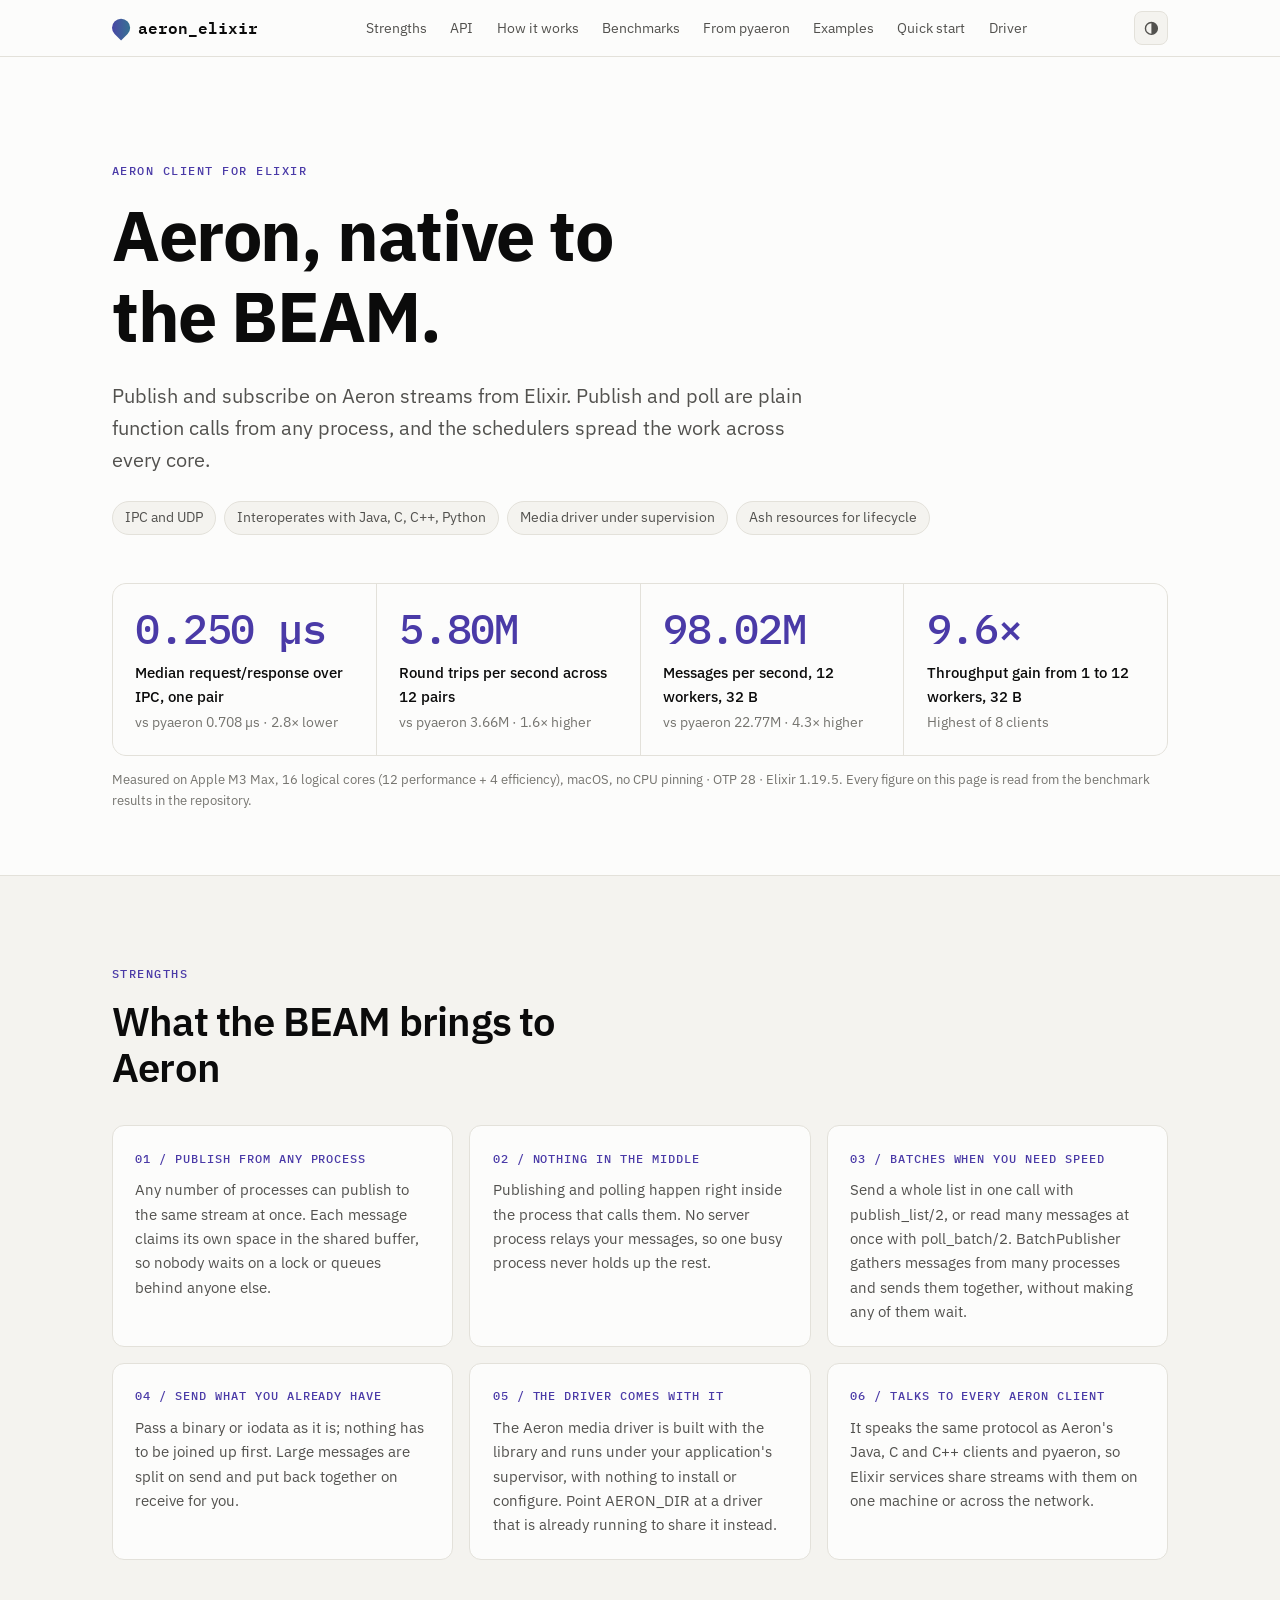
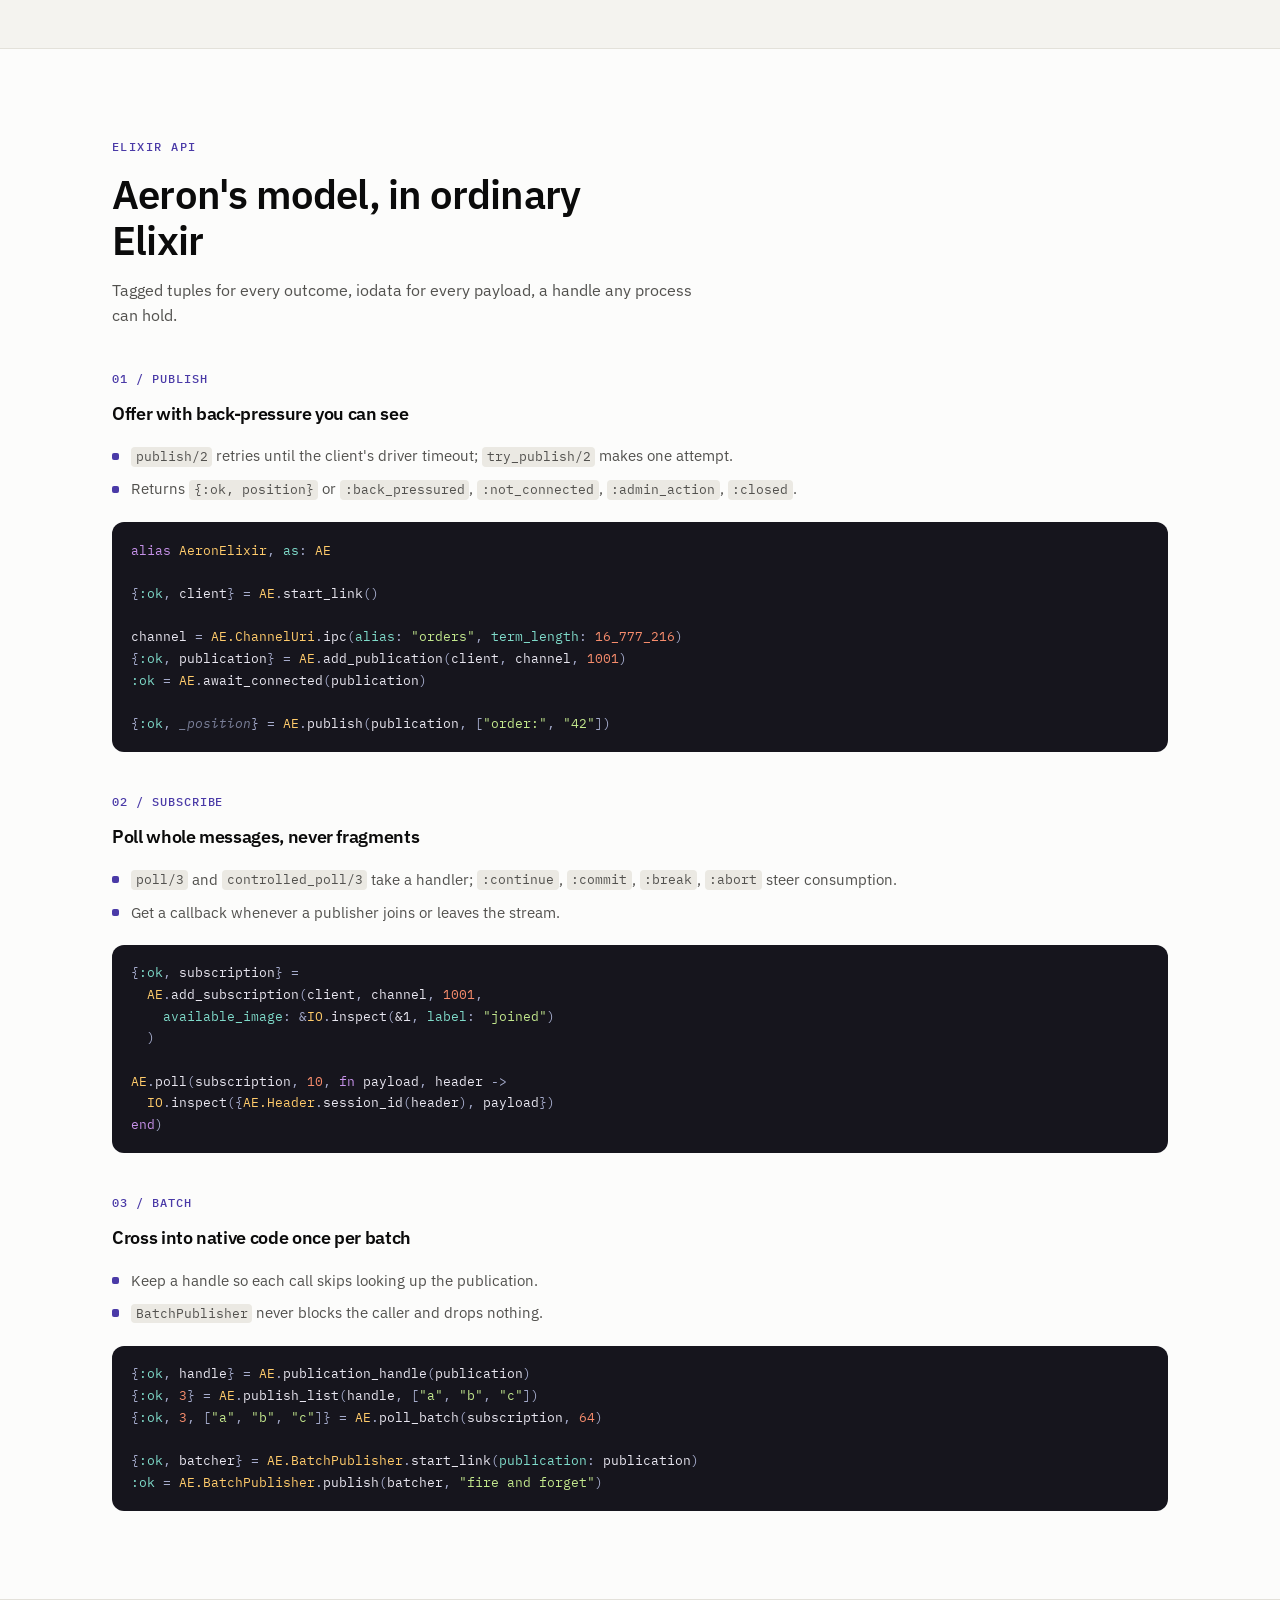
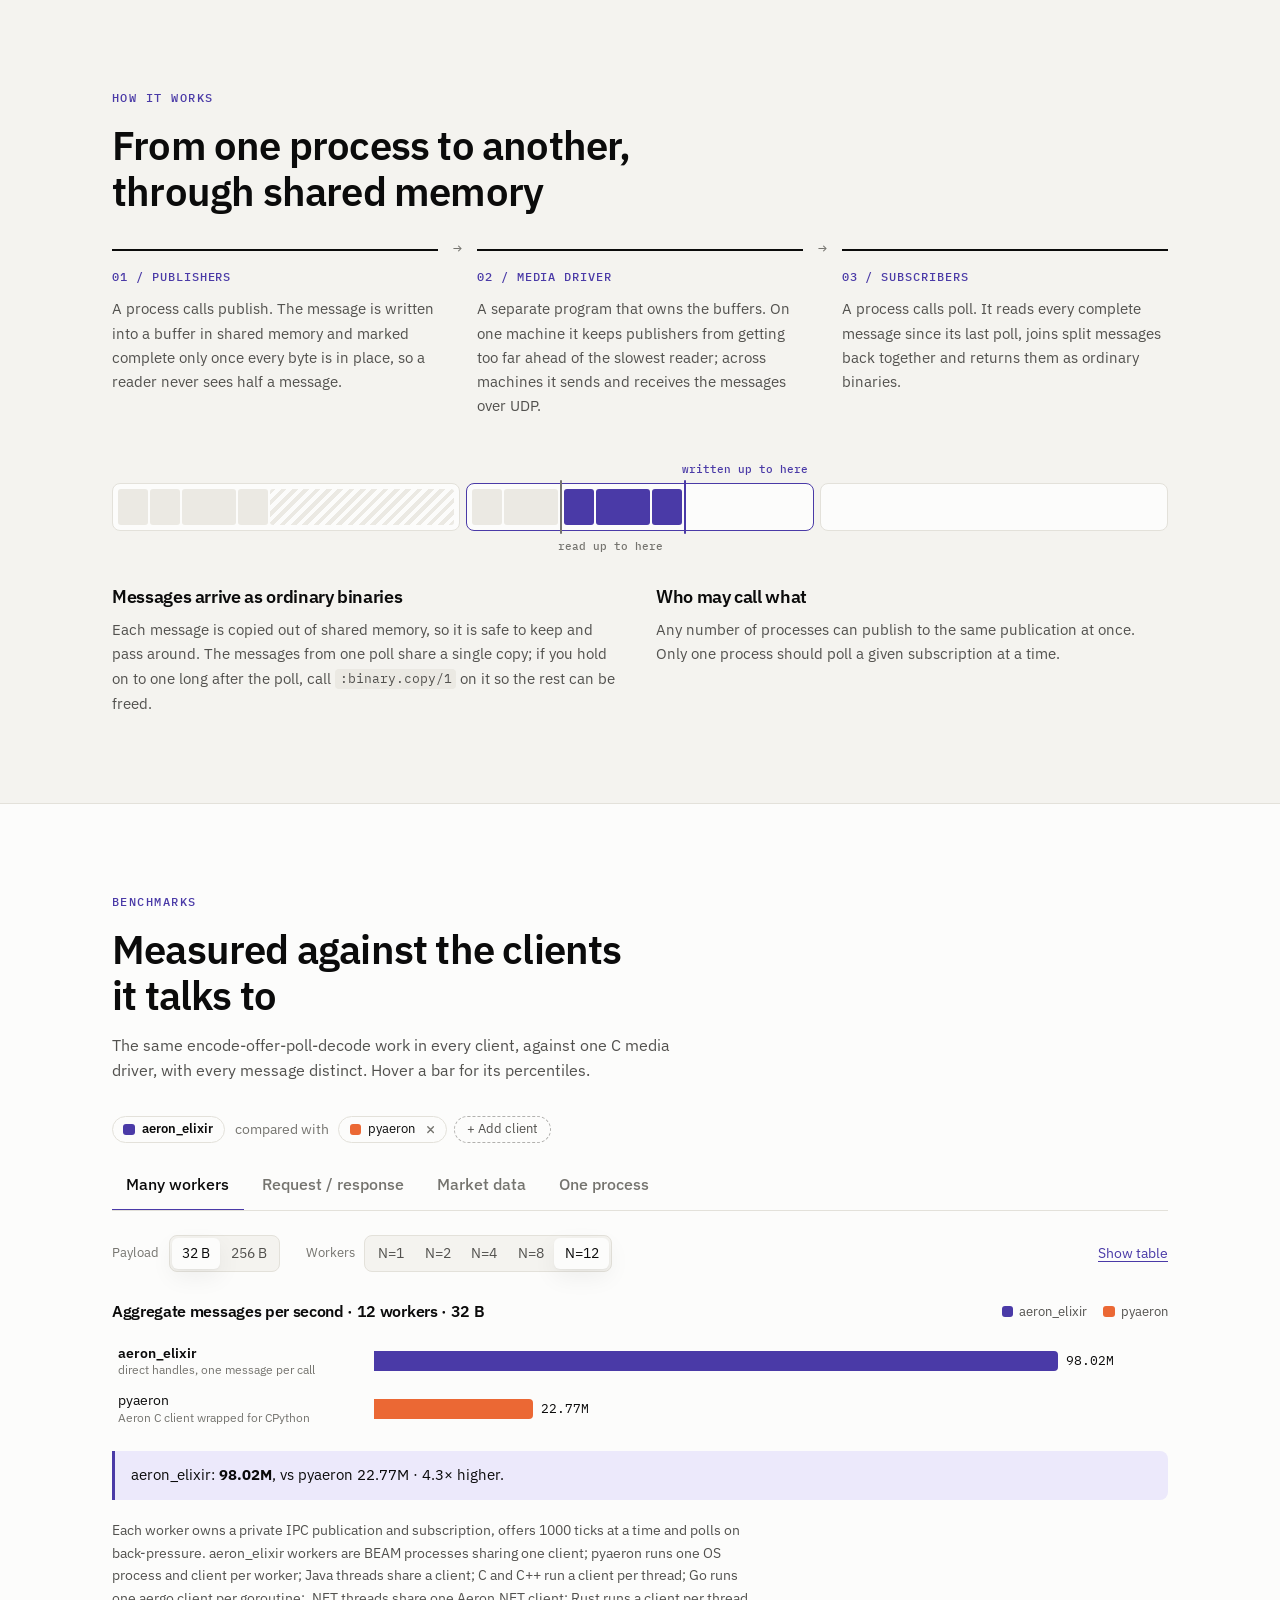
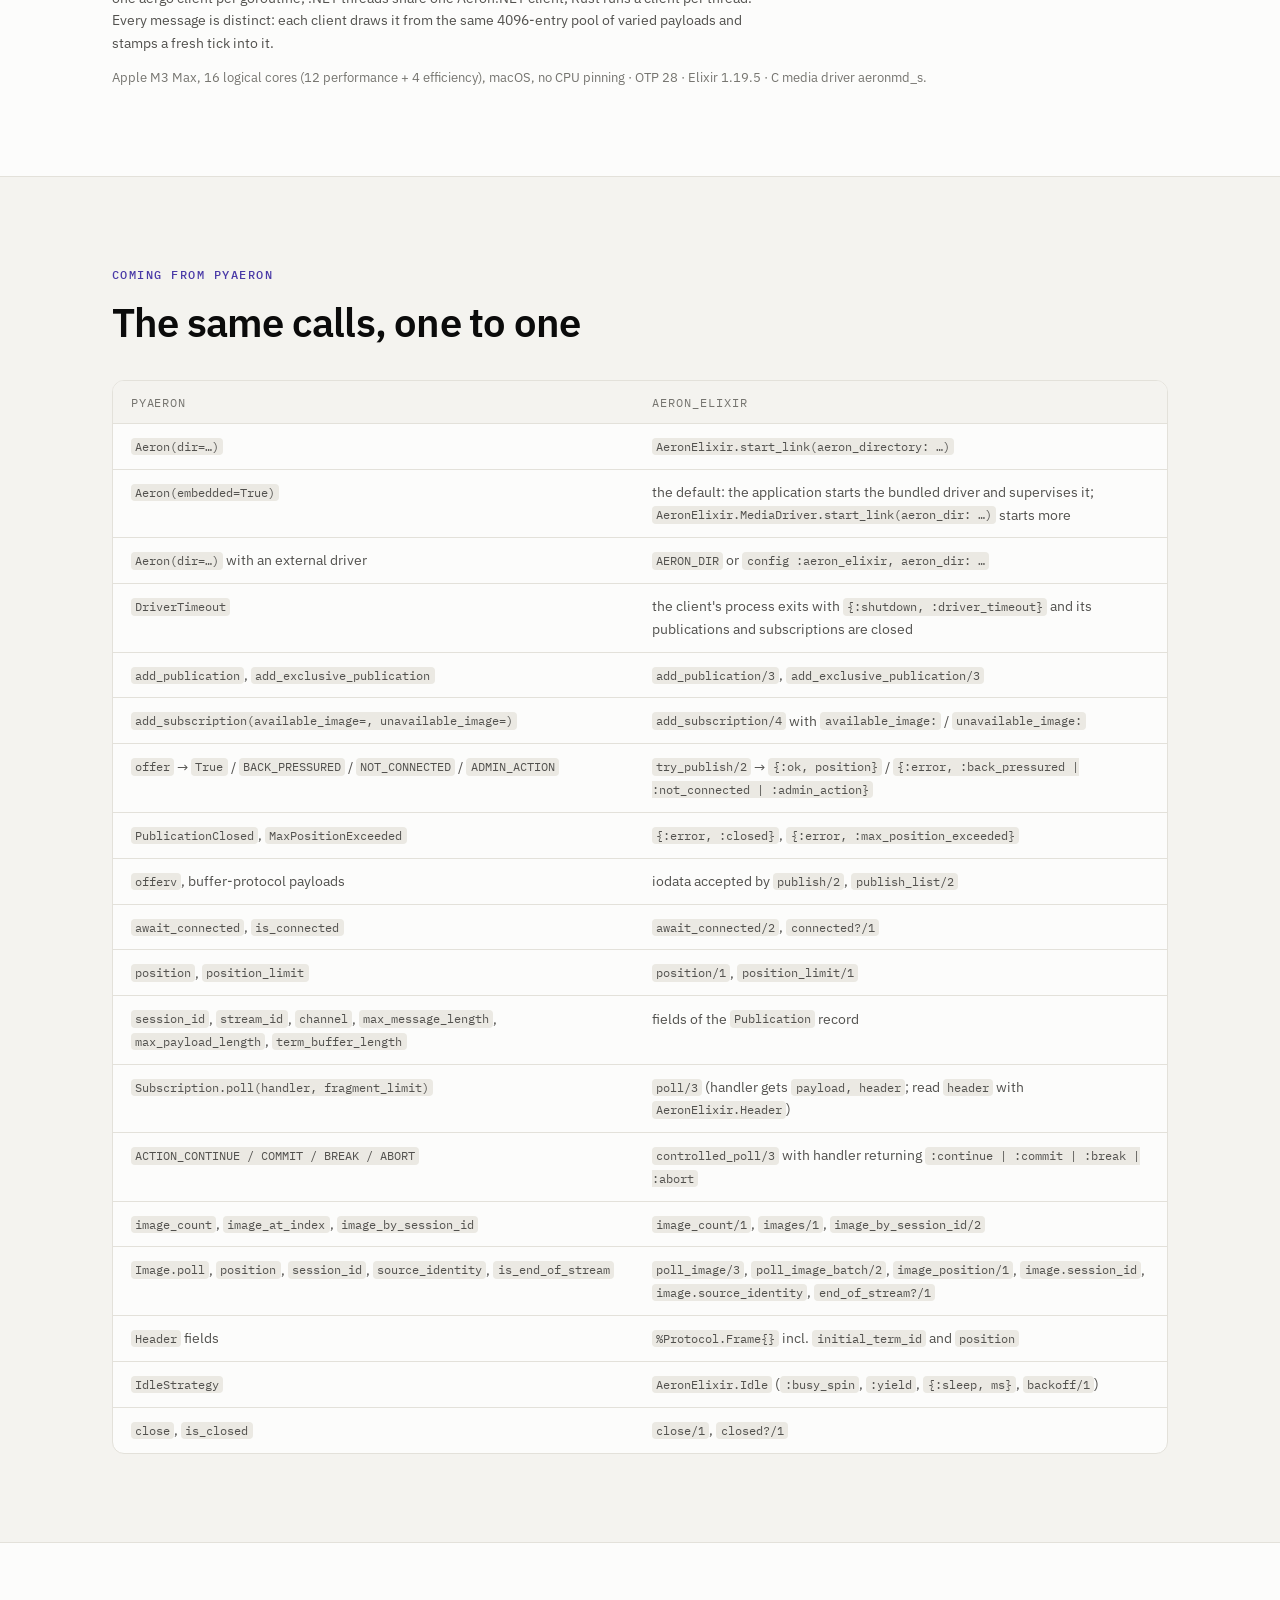
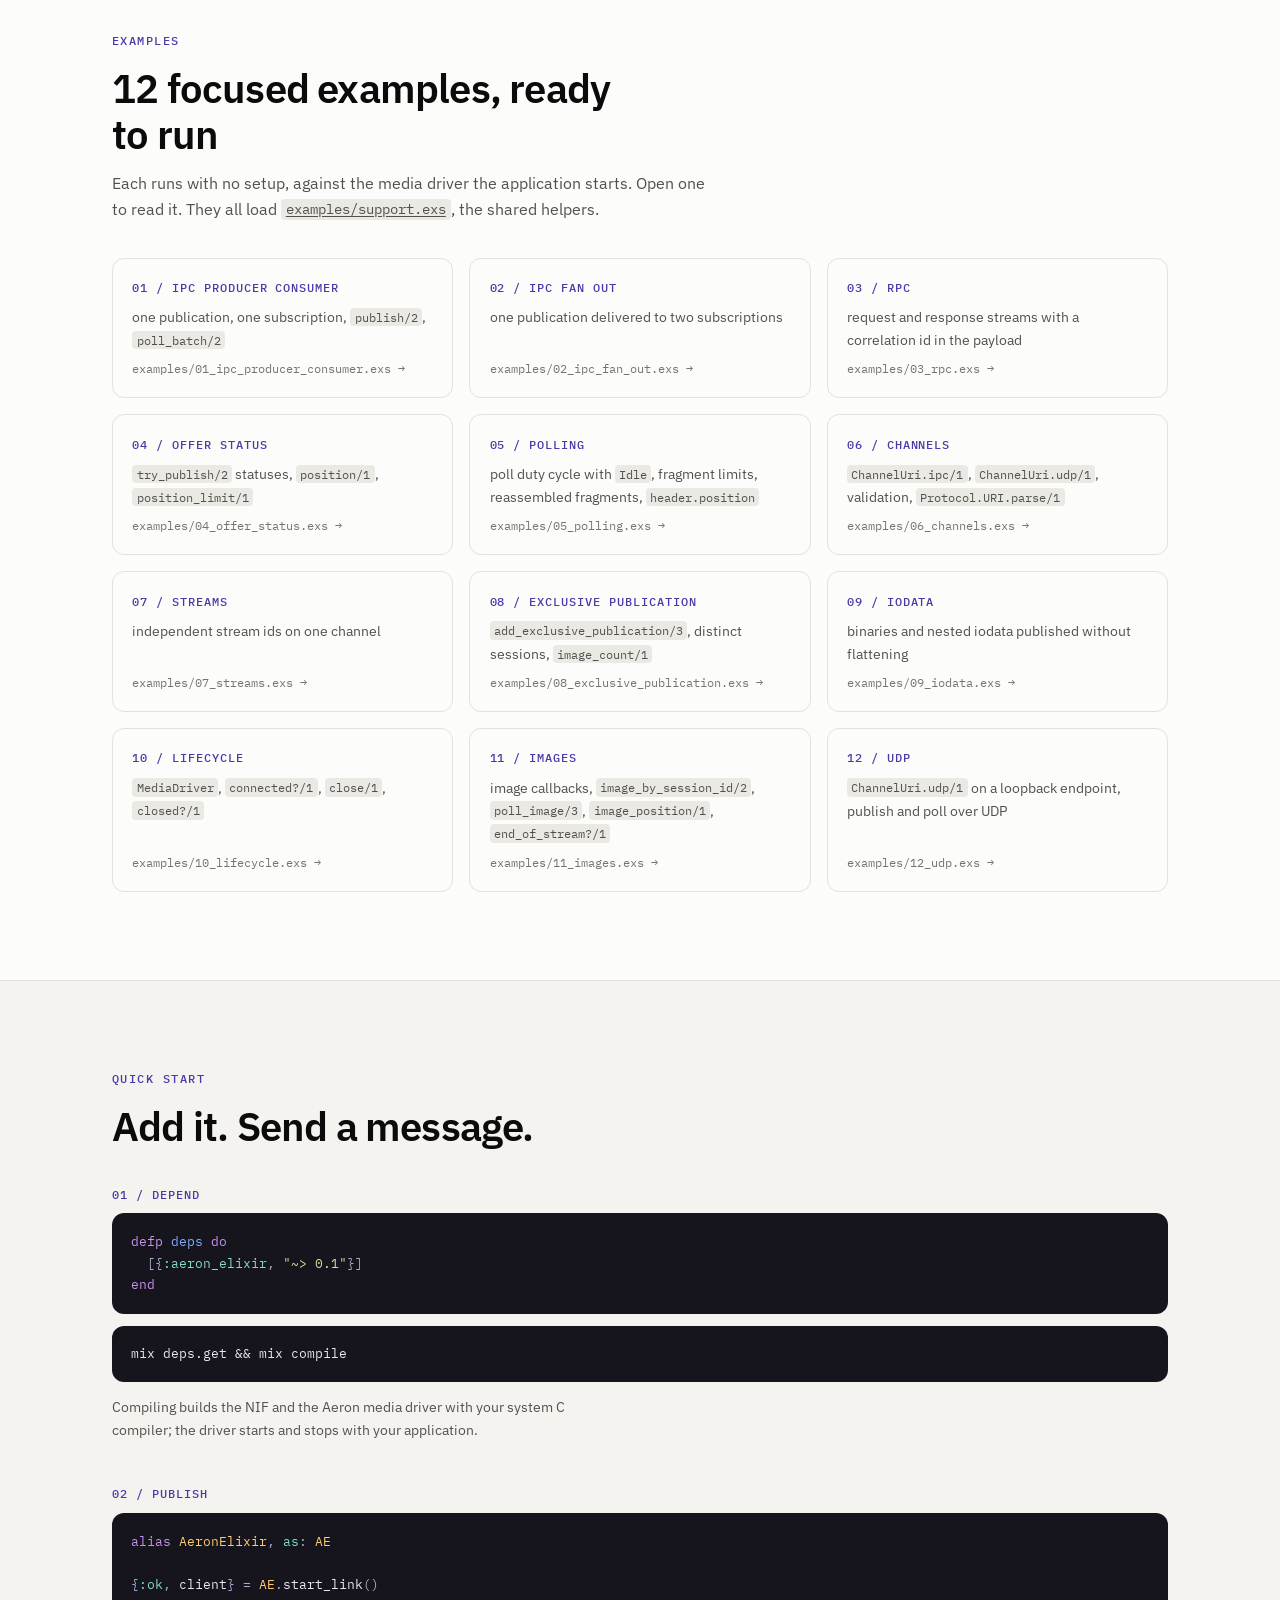
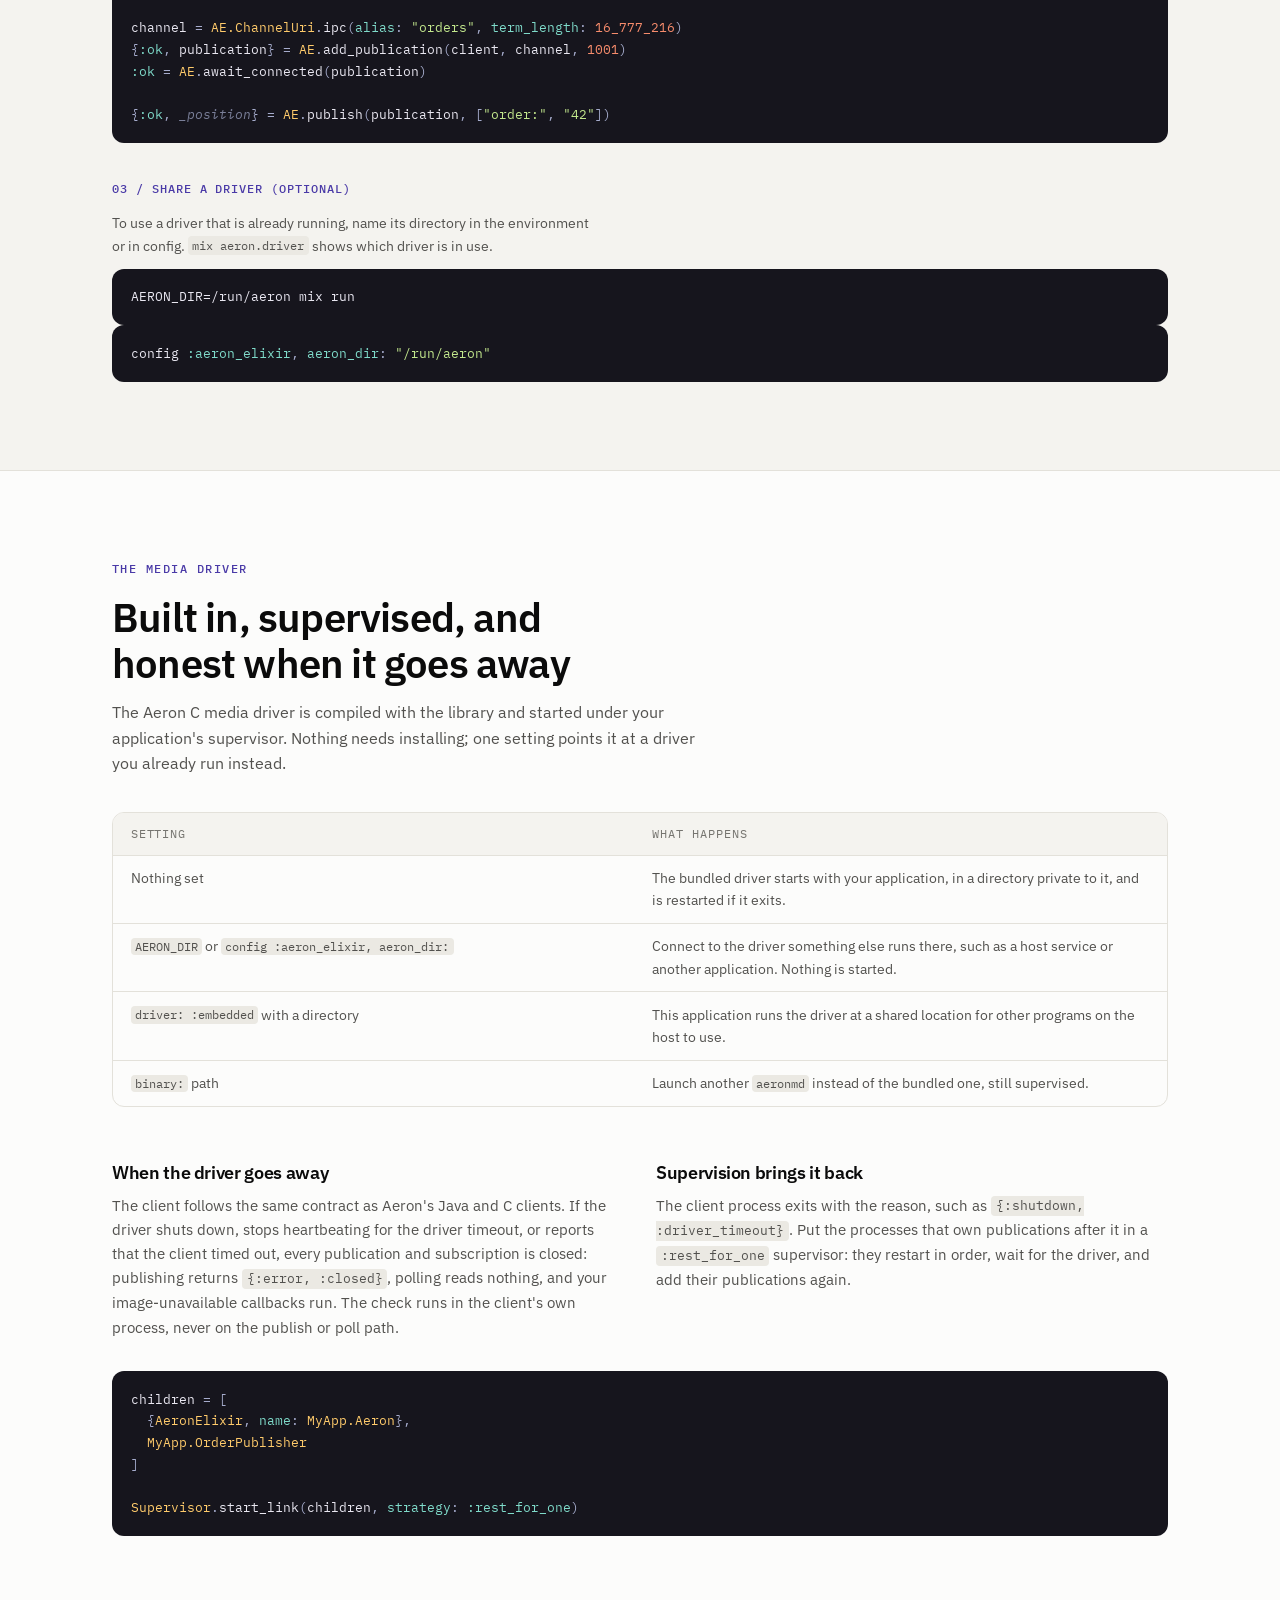
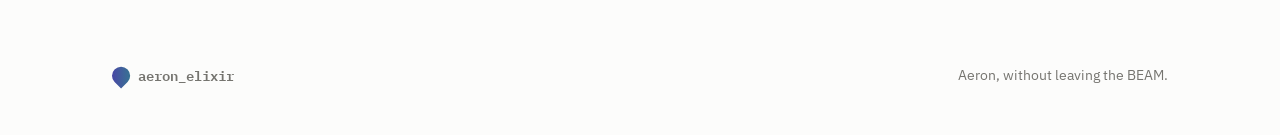
<file: docs/index.html>
<!DOCTYPE html>
<html lang="en">
  <head>
    <meta charset="utf-8">
    <meta name="viewport" content="width=device-width, initial-scale=1">
    <title>aeron_elixir</title>
    <meta name="description" content="Aeron client for Elixir: publish and subscribe on Aeron streams from any process, with the Aeron media driver bundled and supervised.">
    <link rel="icon" href="data:image/svg+xml,%3Csvg%20xmlns%3D%22http%3A%2F%2Fwww.w3.org%2F2000%2Fsvg%22%20viewBox%3D%220%200%2032%2032%22%3E%3Cpath%20d%3D%22M16%204a12%2012%200%201%201-12%2012V4z%22%20fill%3D%22%234a3aa7%22%2F%3E%3C%2Fsvg%3E">
    <link rel="preconnect" href="https://fonts.googleapis.com">
    <link rel="preconnect" href="https://fonts.gstatic.com" crossorigin>
    <link rel="stylesheet" href="https://fonts.googleapis.com/css2?family=IBM+Plex+Mono:wght@400;500&family=IBM+Plex+Sans:wght@400;500;600;700&display=swap">
    <script>(function () {
  var key = "aeron-elixir-theme";
  function apply(choice) {
    var root = document.documentElement;
    if (choice === "light" || choice === "dark") { root.setAttribute("data-theme", choice); }
    else { root.removeAttribute("data-theme"); }
  }
  window.aeronSetTheme = function (choice) {
    try { window.localStorage.setItem(key, choice); } catch (error) {}
    apply(choice);
  };
  var stored = "auto";
  try { stored = window.localStorage.getItem(key) || "auto"; } catch (error) {}
  apply(stored);
})();
</script>
    <style>:root {
  color-scheme: light;
  --surface: #fcfcfb;
  --surface-2: #f4f3ef;
  --surface-3: #ebe9e3;
  --ink: #0b0b0b;
  --ink-2: #52514e;
  --ink-3: #75746f;
  --rule: #e3e1da;
  --accent: #4a3aa7;
  --accent-soft: #ece9fb;
  --fam-elixir: #4a3aa7;
  --fam-native: #1baf7a;
  --fam-python: #eb6834;
  --fam-other: #b9b7af;
  --code-bg: #16151d;
  --code-ink: #e9e7f1;
  --shadow: 0 1px 2px rgb(0 0 0 / 0.04), 0 8px 24px rgb(0 0 0 / 0.06);
}
@media (prefers-color-scheme: dark) {
  :root:not([data-theme="light"]) {
    color-scheme: dark;
    --surface: #1a1a19;
    --surface-2: #212120;
    --surface-3: #2b2b29;
    --ink: #ffffff;
    --ink-2: #c3c2b7;
    --ink-3: #9a998f;
    --rule: #33332f;
    --accent: #9085e9;
    --accent-soft: #29254a;
    --fam-elixir: #9085e9;
    --fam-native: #199e70;
    --fam-python: #d95926;
    --fam-other: #5d5c56;
    --code-bg: #121116;
    --shadow: 0 1px 2px rgb(0 0 0 / 0.3), 0 8px 24px rgb(0 0 0 / 0.35);
  }
}
:root[data-theme="dark"] {
  color-scheme: dark;
  --surface: #1a1a19;
  --surface-2: #212120;
  --surface-3: #2b2b29;
  --ink: #ffffff;
  --ink-2: #c3c2b7;
  --ink-3: #9a998f;
  --rule: #33332f;
  --accent: #9085e9;
  --accent-soft: #29254a;
  --fam-elixir: #9085e9;
  --fam-native: #199e70;
  --fam-python: #d95926;
  --fam-other: #5d5c56;
  --code-bg: #121116;
  --shadow: 0 1px 2px rgb(0 0 0 / 0.3), 0 8px 24px rgb(0 0 0 / 0.35);
}
* { box-sizing: border-box; }
html { scroll-behavior: smooth; scroll-padding-top: 4.5rem; }
body {
  margin: 0;
  background: var(--surface);
  color: var(--ink);
  font: 400 16px/1.6 "IBM Plex Sans", system-ui, sans-serif;
  -webkit-font-smoothing: antialiased;
}
code, pre, .step, .eyebrow, .bar-value, .tile-value, .example-file {
  font-family: "IBM Plex Mono", ui-monospace, monospace;
}
a { color: inherit; }
button { font: inherit; color: inherit; }
h1, h2, h3 { margin: 0; letter-spacing: -0.02em; line-height: 1.15; }
h1 { font-size: clamp(2.4rem, 6vw, 4.4rem); font-weight: 700; max-width: 14ch; }
h2 { font-size: clamp(1.7rem, 3.4vw, 2.5rem); font-weight: 600; max-width: 22ch; }
h3 { font-size: 1.1rem; font-weight: 600; }
p { margin: 0; }
:not(pre) > code {
  font-size: 0.86em;
  background: var(--surface-3);
  padding: 0.1em 0.35em;
  border-radius: 4px;
}
.wrap { max-width: 1120px; margin: 0 auto; padding: 0 16px; }
@media (min-width: 720px) { .wrap { padding: 0 32px; } }

.nav {
  position: sticky; top: 0; z-index: 10;
  background: color-mix(in srgb, var(--surface) 86%, transparent);
  backdrop-filter: blur(12px);
  border-bottom: 1px solid var(--rule);
}
.nav-inner { display: flex; align-items: center; justify-content: space-between; gap: 1rem; height: 3.5rem; }
.nav nav { position: relative; display: flex; align-items: center; gap: 0.15rem; overflow-x: auto; scrollbar-width: none; font-size: 0.9rem; }
.nav nav a {
  position: relative; z-index: 1; text-decoration: none; color: var(--ink-2); white-space: nowrap;
  padding: 0.3rem 0.65rem; border-radius: 999px; transition: color 0.25s ease;
}
.nav nav a:hover { color: var(--ink); }
.nav nav a[aria-current="location"] { color: var(--accent); }
.nav-marker {
  position: absolute; left: 0; top: 50%; height: 1.9rem; margin-top: -0.95rem; width: 0;
  border-radius: 999px; pointer-events: none; opacity: 0;
  background: var(--accent-soft);
  box-shadow: inset 0 0 0 1px color-mix(in srgb, var(--accent) 28%, transparent);
}
.nav nav.has-marker .nav-marker { opacity: 1; }
.nav nav.marker-ready .nav-marker {
  transition: transform 0.38s cubic-bezier(0.2, 0.75, 0.25, 1), width 0.38s cubic-bezier(0.2, 0.75, 0.25, 1), opacity 0.2s ease;
}
@media (prefers-reduced-motion: reduce) {
  .nav nav a, .nav nav.marker-ready .nav-marker { transition: none; }
}
@media (max-width: 1080px) { .nav nav { display: none; } }
.theme-menu { position: relative; flex: none; }
.theme-toggle {
  display: inline-grid; place-items: center; width: 2.1rem; height: 2.1rem; padding: 0; cursor: pointer;
  border: 1px solid var(--rule); border-radius: 8px; background: var(--surface-2); color: var(--ink-2);
  transition: color 0.2s ease, border-color 0.2s ease;
}
.theme-toggle:hover, .theme-toggle[aria-expanded="true"] { color: var(--ink); border-color: color-mix(in srgb, var(--accent) 45%, var(--rule)); }
.theme-toggle:focus-visible { outline: 2px solid var(--accent); outline-offset: 2px; }
.theme-icon { width: 1.05rem; height: 1.05rem; flex: none; }
.theme-toggle .theme-icon { display: none; }
:root:not([data-theme]) .theme-toggle .theme-icon-auto,
:root[data-theme="light"] .theme-toggle .theme-icon-light,
:root[data-theme="dark"] .theme-toggle .theme-icon-dark { display: block; }
.theme-options {
  position: absolute; right: 0; top: calc(100% + 0.45rem); min-width: 9.5rem; padding: 0.3rem;
  display: grid; gap: 2px; background: var(--surface); border: 1px solid var(--rule); border-radius: 10px; box-shadow: var(--shadow);
}
.theme-options[hidden] { display: none; }
.theme-options button {
  display: flex; align-items: center; gap: 0.6rem; width: 100%; border: 0; background: none; cursor: pointer;
  padding: 0.45rem 0.6rem; border-radius: 6px; font-size: 0.85rem; color: var(--ink-2); text-align: left;
}
.theme-options button:hover, .theme-options button:focus-visible { background: var(--surface-2); color: var(--ink); outline: none; }
.theme-options button[aria-checked="true"] { color: var(--accent); }
.theme-check { margin-left: auto; width: 0.95rem; height: 0.95rem; visibility: hidden; }
.theme-options button[aria-checked="true"] .theme-check { visibility: visible; }
.brand { display: inline-flex; align-items: center; gap: 0.55rem; font-weight: 600; text-decoration: none; font-family: "IBM Plex Mono", monospace; }
.mark {
  width: 1.1rem; height: 1.1rem; border-radius: 50% 50% 50% 0;
  background: linear-gradient(135deg, var(--accent), color-mix(in srgb, var(--accent) 45%, var(--fam-native)));
  transform: rotate(-45deg);
}

.eyebrow { font-size: 0.78rem; letter-spacing: 0.12em; text-transform: uppercase; color: var(--accent); margin-bottom: 0.9rem; font-weight: 500; }
.step { font-size: 0.75rem; letter-spacing: 0.08em; color: var(--accent); font-weight: 500; margin-bottom: 0.6rem; display: block; }
.sub { color: var(--ink-2); margin-top: 0.9rem; max-width: 60ch; }
.sub.small { font-size: 0.9rem; margin: 0.8rem 0 0.5rem; }
.fine { color: var(--ink-3); font-size: 0.82rem; margin-top: 0.8rem; }

.hero { padding-top: clamp(3rem, 9vw, 6.5rem); padding-bottom: 4rem; }
.lead { font-size: clamp(1.05rem, 1.8vw, 1.25rem); color: var(--ink-2); max-width: 60ch; margin-top: 1.4rem; }
.pills { list-style: none; padding: 0; margin: 1.6rem 0 0; display: flex; flex-wrap: wrap; gap: 0.5rem; }
.pills li { font-size: 0.85rem; padding: 0.3rem 0.75rem; border: 1px solid var(--rule); border-radius: 999px; color: var(--ink-2); background: var(--surface-2); }
.tiles { display: grid; grid-template-columns: repeat(auto-fit, minmax(220px, 1fr)); gap: 1px; margin-top: 3rem; background: var(--rule); border: 1px solid var(--rule); border-radius: 14px; overflow: hidden; }
.tile { background: var(--surface); padding: 1.4rem 1.4rem 1.3rem; }
.tile-value { font-size: clamp(2rem, 4vw, 2.6rem); font-weight: 500; letter-spacing: -0.03em; color: var(--accent); line-height: 1.1; }
.tile-label { margin-top: 0.6rem; font-size: 0.92rem; font-weight: 500; }
.tile-detail { margin-top: 0.25rem; font-size: 0.85rem; color: var(--ink-3); }

.band { background: var(--surface-2); border-top: 1px solid var(--rule); border-bottom: 1px solid var(--rule); padding: clamp(3.5rem, 7vw, 5.5rem) 0; }
.section { padding-top: clamp(3.5rem, 7vw, 5.5rem); padding-bottom: clamp(3.5rem, 7vw, 5.5rem); }
.grid { display: grid; gap: 1rem; margin-top: 2.2rem; }
.grid.three { grid-template-columns: repeat(auto-fit, minmax(260px, 1fr)); }
.grid.two { grid-template-columns: repeat(auto-fit, minmax(300px, 1fr)); gap: 2rem; }
.card { background: var(--surface); border: 1px solid var(--rule); border-radius: 12px; padding: 1.4rem; color: var(--ink-2); font-size: 0.95rem; }

.api { display: grid; gap: 2.5rem; margin-top: 2.5rem; }
.api-step { display: grid; gap: 0.4rem; grid-template-columns: minmax(0, 1fr); }
.api-step .code { margin-top: 0.9rem; }
.ticks { margin: 0.8rem 0 0; padding: 0; list-style: none; color: var(--ink-2); font-size: 0.95rem; display: grid; gap: 0.5rem; }
.ticks li { padding-left: 1.2rem; position: relative; }
.ticks li::before { content: ""; position: absolute; left: 0; top: 0.62em; width: 0.45rem; height: 0.45rem; border-radius: 2px; background: var(--accent); }

.code { min-width: 0; }
.code pre, pre.shell {
  margin: 0; background: var(--code-bg); color: var(--code-ink); border-radius: 12px;
  padding: 1.1rem 1.2rem; overflow-x: auto; font-size: 0.82rem; line-height: 1.65;
}
pre.shell { margin-top: 0.75rem; }
.code .k, .code .kd, .code .kn { color: #c792ea; }
.code .ss, .code .sa, .code .no, .code .na { color: #7fdbca; }
.code .s, .code .s1, .code .s2, .code .sx, .code .sh { color: #c3e88d; }
.code .se, .code .si { color: #f78c6c; }
.code .nc, .code .nn { color: #ffcb6b; }
.code .nf, .code .fm { color: #82aaff; }
.code .m, .code .mi, .code .mf { color: #f78c6c; }
.code .o, .code .p, .code .pi { color: #a6accd; }
.code .c, .code .c1 { color: #7a7f99; font-style: italic; }

.flow { display: grid; gap: 1rem; margin-top: 2.2rem; grid-template-columns: 1fr; }
@media (min-width: 860px) { .flow { grid-template-columns: repeat(3, 1fr); gap: 2.4rem; } }
.flow-step { position: relative; color: var(--ink-2); font-size: 0.95rem; padding-top: 1rem; border-top: 2px solid var(--ink); }
@media (min-width: 860px) {
  .flow-step:not(:last-child)::after {
    content: "→"; position: absolute; right: -1.75rem; top: -0.95rem; color: var(--ink-3);
    font-family: "IBM Plex Mono", monospace; background: var(--surface-2); padding: 0 0.25rem;
  }
}
.term { display: grid; grid-template-columns: repeat(3, 1fr); gap: 6px; margin-top: 2.5rem; }
.partition { position: relative; height: 3rem; background: var(--surface); border: 1px solid var(--rule); border-radius: 8px; display: flex; gap: 2px; padding: 5px; }
.partition.active { border-color: var(--accent); }
.frame { flex: 0 0 9%; border-radius: 3px; }
.frame.wide { flex-basis: 16%; }
.frame.read { background: var(--surface-3); }
.frame.unread { background: var(--fam-elixir); }
.frame.pad { flex: 1; background: repeating-linear-gradient(135deg, var(--surface-3) 0 4px, transparent 4px 8px); }
.term { margin-bottom: 1.6rem; padding-top: 1.6rem; }
.marker { position: relative; flex: 0 0 2px; margin: -9px 0; background: currentColor; color: var(--ink-3); border-radius: 1px; }
.marker > span { position: absolute; left: -2px; font: 500 0.7rem "IBM Plex Mono", monospace; white-space: nowrap; }
.marker.position > span { top: calc(100% + 0.3rem); }
.marker.tail { color: var(--accent); }
.marker.tail > span { bottom: calc(100% + 0.3rem); }
.notes { margin-top: 3.5rem; }
#driver .code { margin-top: 2rem; }
.notes p { color: var(--ink-2); margin-top: 0.6rem; font-size: 0.95rem; }

.compare { position: relative; display: flex; flex-wrap: wrap; align-items: center; gap: 0.45rem; margin-top: 2rem; font-size: 0.85rem; color: var(--ink-3); }
.compare-label { margin: 0 0.15rem; }
.chip {
  display: inline-flex; align-items: center; gap: 0.45rem; padding: 0.22rem 0.4rem 0.22rem 0.65rem;
  border: 1px solid var(--rule); border-radius: 999px; background: var(--surface); color: var(--ink); font-size: 0.82rem; line-height: 1.4;
}
.chip .swatch { margin: 0; }
.chip-fixed { padding-right: 0.7rem; font-weight: 600; }
button.chip { cursor: pointer; transition: border-color 0.2s ease; }
button.chip:hover, button.chip:focus-visible { border-color: color-mix(in srgb, var(--accent) 45%, var(--rule)); outline: none; }
.chip-remove { display: inline-grid; place-items: center; width: 1.1rem; height: 1.1rem; border-radius: 999px; color: var(--ink-3); }
button.chip:hover .chip-remove, button.chip:focus-visible .chip-remove { background: var(--surface-3); color: var(--ink); }
.chip-remove svg { width: 0.7rem; height: 0.7rem; }
.chip[hidden] { display: none; }
.compare-add { display: contents; }
.compare-toggle {
  border: 1px dashed color-mix(in srgb, var(--ink-3) 55%, transparent); border-radius: 999px; background: none; cursor: pointer;
  padding: 0.22rem 0.75rem; font-size: 0.82rem; line-height: 1.4; color: var(--ink-2); transition: color 0.2s ease, border-color 0.2s ease;
}
.compare-toggle:hover, .compare-toggle[aria-expanded="true"] { color: var(--accent); border-color: var(--accent); }
.compare-toggle:focus-visible { outline: 2px solid var(--accent); outline-offset: 2px; }
.compare-options {
  position: absolute; left: 0; top: calc(100% + 0.45rem); z-index: 5; min-width: 17rem; max-width: 100%; padding: 0.35rem;
  display: grid; gap: 2px; background: var(--surface); border: 1px solid var(--rule); border-radius: 10px; box-shadow: var(--shadow);
}
.compare-options[hidden] { display: none; }
.compare-option { display: flex; align-items: center; gap: 0.6rem; padding: 0.4rem 0.55rem; border-radius: 6px; cursor: pointer; color: var(--ink); }
.compare-option:hover, .compare-option:focus-within { background: var(--surface-2); }
.compare-option input { accent-color: var(--accent); margin: 0; }
.compare-option .swatch { margin: 0; }
.compare-option-variant { margin-left: auto; padding-left: 0.8rem; font-size: 0.75rem; color: var(--ink-3); white-space: nowrap; }
@media (max-width: 560px) { .compare-option-variant { display: none; } }
.compare-shortcuts { display: flex; gap: 1rem; padding: 0.45rem 0.55rem 0.25rem; margin-top: 0.2rem; border-top: 1px solid var(--rule); }
.compare-shortcuts button { border: 0; background: none; padding: 0; cursor: pointer; font-size: 0.8rem; color: var(--accent); }
.compare-shortcuts button:hover { text-decoration: underline; text-underline-offset: 3px; }
.bar-row[hidden], .data tr[hidden], .legend li[hidden] { display: none; }
.tabs { display: flex; gap: 0.25rem; margin-top: 2.2rem; border-bottom: 1px solid var(--rule); overflow-x: auto; scrollbar-width: none; }
.tabs button {
  background: none; border: 0; padding: 0.7rem 0.9rem; cursor: pointer; color: var(--ink-3);
  border-bottom: 2px solid transparent; margin-bottom: -1px; white-space: nowrap; font-weight: 500;
}
.tabs button[aria-selected="true"] { color: var(--ink); border-bottom-color: var(--accent); }
.panel { padding-top: 1.5rem; }
.controls { display: flex; flex-wrap: wrap; align-items: center; gap: 0.8rem 1.6rem; }
.control { display: flex; align-items: center; gap: 0.6rem; flex-wrap: wrap; }
.control-label { font-size: 0.8rem; color: var(--ink-3); }
.segmented { display: inline-flex; background: var(--surface-2); border: 1px solid var(--rule); border-radius: 8px; padding: 2px; flex-wrap: wrap; }
.segmented button { border: 0; background: none; padding: 0.3rem 0.65rem; border-radius: 6px; cursor: pointer; font-size: 0.85rem; color: var(--ink-2); }
.segmented button[aria-pressed="true"] { background: var(--surface); color: var(--ink); box-shadow: var(--shadow); }
.link { background: none; border: 0; padding: 0; cursor: pointer; color: var(--accent); font-size: 0.85rem; text-decoration: underline; text-underline-offset: 3px; margin-left: auto; }
.chart-head { display: flex; flex-wrap: wrap; justify-content: space-between; align-items: baseline; gap: 0.6rem 1.5rem; margin: 1.8rem 0 1rem; }
.chart-head h3 { font-size: 1rem; }
.legend { list-style: none; margin: 0; padding: 0; display: flex; flex-wrap: wrap; gap: 0.4rem 1rem; font-size: 0.82rem; color: var(--ink-2); }
.legend li { display: inline-flex; align-items: center; gap: 0.4rem; }
.swatch { display: inline-block; width: 0.7rem; height: 0.7rem; border-radius: 3px; background: var(--fam); margin-right: 0.45rem; vertical-align: -0.05rem; }
.legend .swatch { margin-right: 0; }
.fam-elixir { --fam: var(--fam-elixir); }
.fam-python { --fam: var(--fam-python); }
.fam-native { --fam: var(--fam-native); }
.fam-other { --fam: var(--fam-other); }

.bars { list-style: none; margin: 0; padding: 0; display: grid; gap: 2px; }
.bar-row { position: relative; display: grid; grid-template-columns: minmax(0, 15rem) minmax(0, 1fr); gap: 1rem; align-items: center; padding: 0.35rem 0.4rem; border-radius: 8px; outline: none; }
.bar-row:hover, .bar-row:focus-visible { background: var(--surface-2); }
.bar-row.fam-elixir .bar-name { font-weight: 600; }
.bar-label { display: flex; flex-direction: column; line-height: 1.3; min-width: 0; }
.bar-name { font-size: 0.9rem; }
.bar-variant { font-size: 0.76rem; color: var(--ink-3); white-space: nowrap; overflow: hidden; text-overflow: ellipsis; }
.bar-track { display: flex; align-items: center; gap: 0.5rem; min-width: 0; }
.bar { display: block; height: 20px; min-width: 3px; background: var(--fam); border-radius: 0 4px 4px 0; transition: width 280ms ease; }
.bar-value { font-size: 0.82rem; color: var(--ink); white-space: nowrap; font-variant-numeric: tabular-nums; }
@media (max-width: 640px) {
  .bar-row { grid-template-columns: 1fr; gap: 0.25rem; }
}
.tip {
  display: none; position: absolute; z-index: 5; right: 0.5rem; bottom: calc(100% - 0.3rem);
  background: var(--surface); border: 1px solid var(--rule); border-radius: 10px; box-shadow: var(--shadow);
  padding: 0.7rem 0.85rem; min-width: 14rem; font-size: 0.82rem; pointer-events: none;
}
.bar-row:hover .tip, .bar-row:focus-visible .tip { display: block; }
.tip-variant { display: block; color: var(--ink-3); font-size: 0.76rem; margin-bottom: 0.4rem; }
.tip dl { margin: 0; display: grid; gap: 0.15rem; }
.tip dl div { display: flex; justify-content: space-between; gap: 1.5rem; }
.tip dt { color: var(--ink-2); }
.tip dd { margin: 0; font-family: "IBM Plex Mono", monospace; font-variant-numeric: tabular-nums; }
.versus { margin-top: 1.2rem; padding: 0.8rem 1rem; border-left: 3px solid var(--accent); background: var(--accent-soft); border-radius: 0 8px 8px 0; font-size: 0.92rem; }
.method { color: var(--ink-2); font-size: 0.88rem; margin-top: 1.2rem; max-width: 80ch; }
.table-scroll { overflow-x: auto; }
.data { width: 100%; border-collapse: collapse; font-size: 0.86rem; }
.data th, .data td { text-align: right; padding: 0.5rem 0.75rem; border-bottom: 1px solid var(--rule); white-space: nowrap; font-variant-numeric: tabular-nums; }
.data th:nth-child(-n+2), .data td:nth-child(-n+2) { text-align: left; }
.data th { color: var(--ink-3); font-weight: 500; font-size: 0.78rem; }
.data td:nth-child(2) { color: var(--ink-3); }

.mapping { margin-top: 2.2rem; border: 1px solid var(--rule); border-radius: 12px; overflow: hidden; background: var(--surface); }
.mapping-row { display: grid; grid-template-columns: 1fr 1fr; gap: 1.5rem; padding: 0.7rem 1.1rem; border-top: 1px solid var(--rule); font-size: 0.88rem; color: var(--ink-2); }
.mapping-row:first-child { border-top: 0; }
.mapping-row.head { font-size: 0.75rem; letter-spacing: 0.08em; text-transform: uppercase; color: var(--ink-3); background: var(--surface-2); font-family: "IBM Plex Mono", monospace; }
@media (max-width: 640px) { .mapping-row { grid-template-columns: 1fr; gap: 0.3rem; } }

.example {
  text-align: left; display: flex; flex-direction: column; gap: 0.5rem; cursor: pointer;
  background: var(--surface); border: 1px solid var(--rule); border-radius: 12px; padding: 1.2rem;
  transition: border-color 160ms ease, transform 160ms ease;
}
.example:hover { border-color: var(--accent); transform: translateY(-1px); }
.example[aria-expanded="true"] { border-color: var(--accent); box-shadow: var(--shadow); }
.example .step { margin: 0; }
.example-shows { font-size: 0.9rem; color: var(--ink-2); flex: 1; }
.example-file { font-size: 0.75rem; color: var(--ink-3); }
.start { display: grid; grid-template-columns: minmax(0, 1fr); gap: 2.2rem; margin-top: 2.2rem; }

.footer { display: flex; justify-content: space-between; flex-wrap: wrap; gap: 1rem; padding-top: 2.5rem; padding-bottom: 3rem; color: var(--ink-3); font-size: 0.88rem; }
.crumbs { font-size: 0.85rem; color: var(--ink-3); margin-bottom: 1.2rem; }
.crumbs a { color: var(--accent); text-decoration: none; }
.example-page { padding-top: clamp(2.5rem, 6vw, 4rem); padding-bottom: 4rem; }
.example-page h1 { font-size: clamp(2rem, 5vw, 3rem); max-width: none; }
.listing-head { display: flex; flex-wrap: wrap; align-items: center; justify-content: space-between; gap: 0.5rem 1rem; margin-top: 2rem; padding: 0.7rem 1rem; background: var(--surface-2); border: 1px solid var(--rule); border-bottom: 0; border-radius: 12px 12px 0 0; font-size: 0.82rem; }
.listing-head .file { font-family: "IBM Plex Mono", monospace; font-weight: 500; }
.origin { color: var(--ink-3); }
.origin a { color: var(--accent); }
.listing { display: grid; grid-template-columns: auto minmax(0, 1fr); background: var(--code-bg); border-radius: 0 0 12px 12px; overflow: hidden; }
.gutter { margin: 0; padding: 1.1rem 0.8rem 1.1rem 1rem; text-align: right; color: #626788; user-select: none; font: 400 0.82rem/1.65 "IBM Plex Mono", monospace; border-right: 1px solid #2a2936; }
.listing .code pre { border-radius: 0; }
.run { margin-top: 1.4rem; }
.requires { color: var(--ink-2); font-size: 0.92rem; margin-top: 0.9rem; }
.requires a { color: var(--accent); }
.pager { display: flex; justify-content: space-between; gap: 1rem; margin-top: 2.5rem; flex-wrap: wrap; }
.pager a { color: var(--accent); text-decoration: none; font-size: 0.9rem; }
a.example { text-decoration: none; color: inherit; }
[hidden] { display: none !important; }
.explorer .chart-table, .explorer.show-table .bars { display: none; }
.explorer.show-table .chart-table { display: block; }
.explorer .when-table, .explorer.show-table .when-chart { display: none; }
.explorer.show-table .when-table { display: inline; }
.listing-head a { color: var(--accent); }
.compare + .tabs { margin-top: 1.1rem; }
</style>
  </head>
  <body>
    <header class="nav">
  <div class="wrap nav-inner">
    <a href="#top" class="brand"><span class="mark" aria-hidden="true"></span>aeron_elixir</a>
    <nav aria-label="Sections">
      <a href="#strengths" data-section="strengths">Strengths</a><a href="#api" data-section="api">API</a><a href="#log" data-section="log">How it works</a><a href="#benchmarks" data-section="benchmarks">Benchmarks</a><a href="#pyaeron" data-section="pyaeron">From pyaeron</a><a href="#examples" data-section="examples">Examples</a><a href="#start" data-section="start">Quick start</a><a href="#driver" data-section="driver">Driver</a>
    </nav>
    <div class="theme-menu" data-theme-menu>
      <button type="button" class="theme-toggle" aria-haspopup="menu" aria-expanded="false" aria-controls="theme-options" aria-label="Colour theme" title="Colour theme">
        <svg class="theme-icon theme-icon-auto" viewBox="0 0 24 24" fill="none" stroke="currentColor" stroke-width="2" aria-hidden="true"><circle cx="12" cy="12" r="8.5"></circle><path d="M12 3.5a8.5 8.5 0 0 1 0 17z" fill="currentColor" stroke="none"></path></svg><svg class="theme-icon theme-icon-light" viewBox="0 0 24 24" fill="none" stroke="currentColor" stroke-width="2" stroke-linecap="round" aria-hidden="true"><circle cx="12" cy="12" r="4"></circle><path d="M12 2.5v2M12 19.5v2M2.5 12h2M19.5 12h2M5.3 5.3l1.4 1.4M17.3 17.3l1.4 1.4M5.3 18.7l1.4-1.4M17.3 6.7l1.4-1.4"></path></svg><svg class="theme-icon theme-icon-dark" viewBox="0 0 24 24" fill="none" stroke="currentColor" stroke-width="2" stroke-linejoin="round" aria-hidden="true"><path d="M20 14.5A8.5 8.5 0 0 1 9.5 4a8.5 8.5 0 1 0 10.5 10.5z"></path></svg>
      </button>
      <div class="theme-options" id="theme-options" role="menu" aria-label="Colour theme" hidden>
        <button type="button" role="menuitemradio" aria-checked="false" data-theme-choice="auto">
          <svg class="theme-icon theme-icon-auto" viewBox="0 0 24 24" fill="none" stroke="currentColor" stroke-width="2" aria-hidden="true"><circle cx="12" cy="12" r="8.5"></circle><path d="M12 3.5a8.5 8.5 0 0 1 0 17z" fill="currentColor" stroke="none"></path></svg>Auto
          <svg class="theme-check" viewBox="0 0 24 24" fill="none" stroke="currentColor" stroke-width="2.4" stroke-linecap="round" stroke-linejoin="round" aria-hidden="true"><polyline points="20 6 9 17 4 12"></polyline></svg>
        </button><button type="button" role="menuitemradio" aria-checked="false" data-theme-choice="light">
          <svg class="theme-icon theme-icon-light" viewBox="0 0 24 24" fill="none" stroke="currentColor" stroke-width="2" stroke-linecap="round" aria-hidden="true"><circle cx="12" cy="12" r="4"></circle><path d="M12 2.5v2M12 19.5v2M2.5 12h2M19.5 12h2M5.3 5.3l1.4 1.4M17.3 17.3l1.4 1.4M5.3 18.7l1.4-1.4M17.3 6.7l1.4-1.4"></path></svg>Light
          <svg class="theme-check" viewBox="0 0 24 24" fill="none" stroke="currentColor" stroke-width="2.4" stroke-linecap="round" stroke-linejoin="round" aria-hidden="true"><polyline points="20 6 9 17 4 12"></polyline></svg>
        </button><button type="button" role="menuitemradio" aria-checked="false" data-theme-choice="dark">
          <svg class="theme-icon theme-icon-dark" viewBox="0 0 24 24" fill="none" stroke="currentColor" stroke-width="2" stroke-linejoin="round" aria-hidden="true"><path d="M20 14.5A8.5 8.5 0 0 1 9.5 4a8.5 8.5 0 1 0 10.5 10.5z"></path></svg>Dark
          <svg class="theme-check" viewBox="0 0 24 24" fill="none" stroke="currentColor" stroke-width="2.4" stroke-linecap="round" stroke-linejoin="round" aria-hidden="true"><polyline points="20 6 9 17 4 12"></polyline></svg>
        </button>
      </div>
    </div>
  </div>
</header>
    
<main id="top">
  <section class="hero wrap">
    <p class="eyebrow">Aeron client for Elixir</p>
    <h1>Aeron, native to the BEAM.</h1>
    <p class="lead">
      Publish and subscribe on Aeron streams from Elixir. Publish and poll are plain function calls
      from any process, and the schedulers spread the work across every core.
    </p>
    <ul class="pills">
      <li>IPC and UDP</li>
      <li>Interoperates with Java, C, C++, Python</li>
      <li>Media driver under supervision</li>
      <li>Ash resources for lifecycle</li>
    </ul>
    <div class="tiles">
      <div class="tile">
        <div class="tile-value">0.250 µs</div>
        <div class="tile-label">Median request/response over IPC, one pair</div>
        <div class="tile-detail">vs pyaeron 0.708 µs · 2.8× lower</div>
      </div><div class="tile">
        <div class="tile-value">5.80M</div>
        <div class="tile-label">Round trips per second across 12 pairs</div>
        <div class="tile-detail">vs pyaeron 3.66M · 1.6× higher</div>
      </div><div class="tile">
        <div class="tile-value">98.02M</div>
        <div class="tile-label">Messages per second, 12 workers, 32 B</div>
        <div class="tile-detail">vs pyaeron 22.77M · 4.3× higher</div>
      </div><div class="tile">
        <div class="tile-value">9.6×</div>
        <div class="tile-label">Throughput gain from 1 to 12 workers, 32 B</div>
        <div class="tile-detail">Highest of 8 clients</div>
      </div>
    </div>
    <p class="fine">Measured on Apple M3 Max, 16 logical cores (12 performance + 4 efficiency), macOS, no CPU pinning · OTP 28 · Elixir 1.19.5. Every figure on this page is read from the benchmark results in the repository.</p>
  </section>

  <section id="strengths" class="band">
    <div class="wrap">
      <p class="eyebrow">Strengths</p>
      <h2>What the BEAM brings to Aeron</h2>
      <div class="grid three">
        <article class="card">
          <p class="step">01 / PUBLISH FROM ANY PROCESS</p>
          <p>Any number of processes can publish to the same stream at once. Each message claims its own space in the shared buffer, so nobody waits on a lock or queues behind anyone else.</p>
        </article><article class="card">
          <p class="step">02 / NOTHING IN THE MIDDLE</p>
          <p>Publishing and polling happen right inside the process that calls them. No server process relays your messages, so one busy process never holds up the rest.</p>
        </article><article class="card">
          <p class="step">03 / BATCHES WHEN YOU NEED SPEED</p>
          <p>Send a whole list in one call with publish_list/2, or read many messages at once with poll_batch/2. BatchPublisher gathers messages from many processes and sends them together, without making any of them wait.</p>
        </article><article class="card">
          <p class="step">04 / SEND WHAT YOU ALREADY HAVE</p>
          <p>Pass a binary or iodata as it is; nothing has to be joined up first. Large messages are split on send and put back together on receive for you.</p>
        </article><article class="card">
          <p class="step">05 / THE DRIVER COMES WITH IT</p>
          <p>The Aeron media driver is built with the library and runs under your application&#39;s supervisor, with nothing to install or configure. Point AERON_DIR at a driver that is already running to share it instead.</p>
        </article><article class="card">
          <p class="step">06 / TALKS TO EVERY AERON CLIENT</p>
          <p>It speaks the same protocol as Aeron&#39;s Java, C and C++ clients and pyaeron, so Elixir services share streams with them on one machine or across the network.</p>
        </article>
      </div>
    </div>
  </section>

  <section id="api" class="wrap section">
    <p class="eyebrow">Elixir API</p>
    <h2>Aeron's model, in ordinary Elixir</h2>
    <p class="sub">Tagged tuples for every outcome, iodata for every payload, a handle any process can hold.</p>
    <div class="api">
      <div class="api-step">
        <p class="step">01 / PUBLISH</p>
        <h3>Offer with back-pressure you can see</h3>
        <ul class="ticks">
          <li><code>publish/2</code> retries until the client's driver timeout; <code>try_publish/2</code> makes one attempt.</li>
          <li>Returns <code>{:ok, position}</code> or <code>:back_pressured</code>, <code>:not_connected</code>, <code>:admin_action</code>, <code>:closed</code>.</li>
        </ul>
        <div class="code"><pre class="highlight"><code><span class="kn">alias</span><span class="w"> </span><span class="nc">AeronElixir</span><span class="p">,</span><span class="w"> </span><span class="ss">as</span><span class="p">:</span><span class="w"> </span><span class="nc">AE</span><span class="w">

</span><span class="p" data-group-id="g134007538-1">{</span><span class="ss">:ok</span><span class="p">,</span><span class="w"> </span><span class="n">client</span><span class="p" data-group-id="g134007538-1">}</span><span class="w"> </span><span class="o">=</span><span class="w"> </span><span class="nc">AE</span><span class="o">.</span><span class="n">start_link</span><span class="p" data-group-id="g134007538-2">(</span><span class="p" data-group-id="g134007538-2">)</span><span class="w">

</span><span class="n">channel</span><span class="w"> </span><span class="o">=</span><span class="w"> </span><span class="nc">AE.ChannelUri</span><span class="o">.</span><span class="n">ipc</span><span class="p" data-group-id="g134007538-3">(</span><span class="ss">alias</span><span class="p">:</span><span class="w"> </span><span class="s">&quot;orders&quot;</span><span class="p">,</span><span class="w"> </span><span class="ss">term_length</span><span class="p">:</span><span class="w"> </span><span class="mi">16_777_216</span><span class="p" data-group-id="g134007538-3">)</span><span class="w">
</span><span class="p" data-group-id="g134007538-4">{</span><span class="ss">:ok</span><span class="p">,</span><span class="w"> </span><span class="n">publication</span><span class="p" data-group-id="g134007538-4">}</span><span class="w"> </span><span class="o">=</span><span class="w"> </span><span class="nc">AE</span><span class="o">.</span><span class="n">add_publication</span><span class="p" data-group-id="g134007538-5">(</span><span class="n">client</span><span class="p">,</span><span class="w"> </span><span class="n">channel</span><span class="p">,</span><span class="w"> </span><span class="mi">1001</span><span class="p" data-group-id="g134007538-5">)</span><span class="w">
</span><span class="ss">:ok</span><span class="w"> </span><span class="o">=</span><span class="w"> </span><span class="nc">AE</span><span class="o">.</span><span class="n">await_connected</span><span class="p" data-group-id="g134007538-6">(</span><span class="n">publication</span><span class="p" data-group-id="g134007538-6">)</span><span class="w">

</span><span class="p" data-group-id="g134007538-7">{</span><span class="ss">:ok</span><span class="p">,</span><span class="w"> </span><span class="c">_position</span><span class="p" data-group-id="g134007538-7">}</span><span class="w"> </span><span class="o">=</span><span class="w"> </span><span class="nc">AE</span><span class="o">.</span><span class="n">publish</span><span class="p" data-group-id="g134007538-8">(</span><span class="n">publication</span><span class="p">,</span><span class="w"> </span><span class="p" data-group-id="g134007538-9">[</span><span class="s">&quot;order:&quot;</span><span class="p">,</span><span class="w"> </span><span class="s">&quot;42&quot;</span><span class="p" data-group-id="g134007538-9">]</span><span class="p" data-group-id="g134007538-8">)</span><span class="w">
</span></code></pre></div>
      </div>
      <div class="api-step">
        <p class="step">02 / SUBSCRIBE</p>
        <h3>Poll whole messages, never fragments</h3>
        <ul class="ticks">
          <li><code>poll/3</code> and <code>controlled_poll/3</code> take a handler; <code>:continue</code>, <code>:commit</code>, <code>:break</code>, <code>:abort</code> steer consumption.</li>
          <li>Get a callback whenever a publisher joins or leaves the stream.</li>
        </ul>
        <div class="code"><pre class="highlight"><code><span class="p" data-group-id="g99854523-1">{</span><span class="ss">:ok</span><span class="p">,</span><span class="w"> </span><span class="n">subscription</span><span class="p" data-group-id="g99854523-1">}</span><span class="w"> </span><span class="o">=</span><span class="w">
  </span><span class="nc">AE</span><span class="o">.</span><span class="n">add_subscription</span><span class="p" data-group-id="g99854523-2">(</span><span class="n">client</span><span class="p">,</span><span class="w"> </span><span class="n">channel</span><span class="p">,</span><span class="w"> </span><span class="mi">1001</span><span class="p">,</span><span class="w">
    </span><span class="ss">available_image</span><span class="p">:</span><span class="w"> </span><span class="o">&amp;</span><span class="nc">IO</span><span class="o">.</span><span class="n">inspect</span><span class="p" data-group-id="g99854523-3">(</span><span class="ni">&amp;1</span><span class="p">,</span><span class="w"> </span><span class="ss">label</span><span class="p">:</span><span class="w"> </span><span class="s">&quot;joined&quot;</span><span class="p" data-group-id="g99854523-3">)</span><span class="w">
  </span><span class="p" data-group-id="g99854523-2">)</span><span class="w">

</span><span class="nc">AE</span><span class="o">.</span><span class="n">poll</span><span class="p" data-group-id="g99854523-4">(</span><span class="n">subscription</span><span class="p">,</span><span class="w"> </span><span class="mi">10</span><span class="p">,</span><span class="w"> </span><span class="k" data-group-id="g99854523-5">fn</span><span class="w"> </span><span class="n">payload</span><span class="p">,</span><span class="w"> </span><span class="n">header</span><span class="w"> </span><span class="o">-&gt;</span><span class="w">
  </span><span class="nc">IO</span><span class="o">.</span><span class="n">inspect</span><span class="p" data-group-id="g99854523-6">(</span><span class="p" data-group-id="g99854523-7">{</span><span class="nc">AE.Header</span><span class="o">.</span><span class="n">session_id</span><span class="p" data-group-id="g99854523-8">(</span><span class="n">header</span><span class="p" data-group-id="g99854523-8">)</span><span class="p">,</span><span class="w"> </span><span class="n">payload</span><span class="p" data-group-id="g99854523-7">}</span><span class="p" data-group-id="g99854523-6">)</span><span class="w">
</span><span class="k" data-group-id="g99854523-5">end</span><span class="p" data-group-id="g99854523-4">)</span><span class="w">
</span></code></pre></div>
      </div>
      <div class="api-step">
        <p class="step">03 / BATCH</p>
        <h3>Cross into native code once per batch</h3>
        <ul class="ticks">
          <li>Keep a handle so each call skips looking up the publication.</li>
          <li><code>BatchPublisher</code> never blocks the caller and drops nothing.</li>
        </ul>
        <div class="code"><pre class="highlight"><code><span class="p" data-group-id="g79621720-1">{</span><span class="ss">:ok</span><span class="p">,</span><span class="w"> </span><span class="n">handle</span><span class="p" data-group-id="g79621720-1">}</span><span class="w"> </span><span class="o">=</span><span class="w"> </span><span class="nc">AE</span><span class="o">.</span><span class="n">publication_handle</span><span class="p" data-group-id="g79621720-2">(</span><span class="n">publication</span><span class="p" data-group-id="g79621720-2">)</span><span class="w">
</span><span class="p" data-group-id="g79621720-3">{</span><span class="ss">:ok</span><span class="p">,</span><span class="w"> </span><span class="mi">3</span><span class="p" data-group-id="g79621720-3">}</span><span class="w"> </span><span class="o">=</span><span class="w"> </span><span class="nc">AE</span><span class="o">.</span><span class="n">publish_list</span><span class="p" data-group-id="g79621720-4">(</span><span class="n">handle</span><span class="p">,</span><span class="w"> </span><span class="p" data-group-id="g79621720-5">[</span><span class="s">&quot;a&quot;</span><span class="p">,</span><span class="w"> </span><span class="s">&quot;b&quot;</span><span class="p">,</span><span class="w"> </span><span class="s">&quot;c&quot;</span><span class="p" data-group-id="g79621720-5">]</span><span class="p" data-group-id="g79621720-4">)</span><span class="w">
</span><span class="p" data-group-id="g79621720-6">{</span><span class="ss">:ok</span><span class="p">,</span><span class="w"> </span><span class="mi">3</span><span class="p">,</span><span class="w"> </span><span class="p" data-group-id="g79621720-7">[</span><span class="s">&quot;a&quot;</span><span class="p">,</span><span class="w"> </span><span class="s">&quot;b&quot;</span><span class="p">,</span><span class="w"> </span><span class="s">&quot;c&quot;</span><span class="p" data-group-id="g79621720-7">]</span><span class="p" data-group-id="g79621720-6">}</span><span class="w"> </span><span class="o">=</span><span class="w"> </span><span class="nc">AE</span><span class="o">.</span><span class="n">poll_batch</span><span class="p" data-group-id="g79621720-8">(</span><span class="n">subscription</span><span class="p">,</span><span class="w"> </span><span class="mi">64</span><span class="p" data-group-id="g79621720-8">)</span><span class="w">

</span><span class="p" data-group-id="g79621720-9">{</span><span class="ss">:ok</span><span class="p">,</span><span class="w"> </span><span class="n">batcher</span><span class="p" data-group-id="g79621720-9">}</span><span class="w"> </span><span class="o">=</span><span class="w"> </span><span class="nc">AE.BatchPublisher</span><span class="o">.</span><span class="n">start_link</span><span class="p" data-group-id="g79621720-10">(</span><span class="ss">publication</span><span class="p">:</span><span class="w"> </span><span class="n">publication</span><span class="p" data-group-id="g79621720-10">)</span><span class="w">
</span><span class="ss">:ok</span><span class="w"> </span><span class="o">=</span><span class="w"> </span><span class="nc">AE.BatchPublisher</span><span class="o">.</span><span class="n">publish</span><span class="p" data-group-id="g79621720-11">(</span><span class="n">batcher</span><span class="p">,</span><span class="w"> </span><span class="s">&quot;fire and forget&quot;</span><span class="p" data-group-id="g79621720-11">)</span><span class="w">
</span></code></pre></div>
      </div>
    </div>
  </section>

  <section id="log" class="band">
    <div class="wrap">
      <p class="eyebrow">How it works</p>
      <h2>From one process to another, through shared memory</h2>
      <div class="flow">
        <article class="flow-step">
          <p class="step">01 / PUBLISHERS</p>
          <p>A process calls publish. The message is written into a buffer in shared memory and marked complete only once every byte is in place, so a reader never sees half a message.</p>
        </article><article class="flow-step">
          <p class="step">02 / MEDIA DRIVER</p>
          <p>A separate program that owns the buffers. On one machine it keeps publishers from getting too far ahead of the slowest reader; across machines it sends and receives the messages over UDP.</p>
        </article><article class="flow-step">
          <p class="step">03 / SUBSCRIBERS</p>
          <p>A process calls poll. It reads every complete message since its last poll, joins split messages back together and returns them as ordinary binaries.</p>
        </article>
      </div>
      <div class="term" aria-hidden="true">
        <div class="partition">
          <span class="frame read"></span><span class="frame read"></span><span class="frame read wide"></span><span class="frame read"></span><span class="frame pad"></span>
        </div>
        <div class="partition active">
          <span class="frame read"></span><span class="frame read wide"></span><span class="marker position"><span>read up to here</span></span><span class="frame unread"></span><span class="frame unread wide"></span><span class="frame unread"></span><span class="marker tail"><span>written up to here</span></span>
        </div>
        <div class="partition"></div>
      </div>
      <div class="grid two notes">
        <div>
          <h3>Messages arrive as ordinary binaries</h3>
          <p>
            Each message is copied out of shared memory, so it is safe to keep and pass around.
            The messages from one poll share a single copy; if you hold on to one long after the poll,
            call <code>:binary.copy/1</code> on it so the rest can be freed.
          </p>
        </div>
        <div>
          <h3>Who may call what</h3>
          <p>
            Any number of processes can publish to the same publication at once.
            Only one process should poll a given subscription at a time.
          </p>
        </div>
      </div>
    </div>
  </section>

  <section id="benchmarks" class="wrap section">
    <p class="eyebrow">Benchmarks</p>
    <h2>Measured against the clients it talks to</h2>
    <p class="sub">
      The same encode-offer-poll-decode work in every client, against one C media driver, with every message distinct. Hover a bar for its percentiles.
    </p>
    <div class="explorer" data-explorer>
      <div class="compare" data-compare>
  <span class="chip chip-fixed"><span class="swatch fam-elixir"></span>aeron_elixir</span>
  <span class="compare-label">compared with</span>
  <button type="button" class="chip" data-chip="go" aria-label="Remove aergo" hidden>
    <span class="swatch fam-native"></span>aergo
    <span class="chip-remove" aria-hidden="true">
      <svg viewBox="0 0 24 24" fill="none" stroke="currentColor" stroke-width="3" stroke-linecap="round"><path d="M6 6l12 12M18 6L6 18"></path></svg>
    </span>
  </button><button type="button" class="chip" data-chip="c" aria-label="Remove Aeron C" hidden>
    <span class="swatch fam-native"></span>Aeron C
    <span class="chip-remove" aria-hidden="true">
      <svg viewBox="0 0 24 24" fill="none" stroke="currentColor" stroke-width="3" stroke-linecap="round"><path d="M6 6l12 12M18 6L6 18"></path></svg>
    </span>
  </button><button type="button" class="chip" data-chip="cpp" aria-label="Remove Aeron C++" hidden>
    <span class="swatch fam-native"></span>Aeron C++
    <span class="chip-remove" aria-hidden="true">
      <svg viewBox="0 0 24 24" fill="none" stroke="currentColor" stroke-width="3" stroke-linecap="round"><path d="M6 6l12 12M18 6L6 18"></path></svg>
    </span>
  </button><button type="button" class="chip" data-chip="java" aria-label="Remove Aeron Java" hidden>
    <span class="swatch fam-native"></span>Aeron Java
    <span class="chip-remove" aria-hidden="true">
      <svg viewBox="0 0 24 24" fill="none" stroke="currentColor" stroke-width="3" stroke-linecap="round"><path d="M6 6l12 12M18 6L6 18"></path></svg>
    </span>
  </button><button type="button" class="chip" data-chip="dotnet" aria-label="Remove Aeron.NET" hidden>
    <span class="swatch fam-native"></span>Aeron.NET
    <span class="chip-remove" aria-hidden="true">
      <svg viewBox="0 0 24 24" fill="none" stroke="currentColor" stroke-width="3" stroke-linecap="round"><path d="M6 6l12 12M18 6L6 18"></path></svg>
    </span>
  </button><button type="button" class="chip" data-chip="python" aria-label="Remove pyaeron">
    <span class="swatch fam-python"></span>pyaeron
    <span class="chip-remove" aria-hidden="true">
      <svg viewBox="0 0 24 24" fill="none" stroke="currentColor" stroke-width="3" stroke-linecap="round"><path d="M6 6l12 12M18 6L6 18"></path></svg>
    </span>
  </button><button type="button" class="chip" data-chip="rust" aria-label="Remove rusteron" hidden>
    <span class="swatch fam-native"></span>rusteron
    <span class="chip-remove" aria-hidden="true">
      <svg viewBox="0 0 24 24" fill="none" stroke="currentColor" stroke-width="3" stroke-linecap="round"><path d="M6 6l12 12M18 6L6 18"></path></svg>
    </span>
  </button>
  <div class="compare-add">
    <button type="button" class="compare-toggle" data-compare-toggle aria-haspopup="true" aria-expanded="false" aria-controls="compare-options">
      + Add client
    </button>
    <div class="compare-options" id="compare-options" data-compare-options role="group" aria-label="Clients to compare" hidden>
      <label class="compare-option">
        <input type="checkbox" value="go">
        <span class="swatch fam-native"></span>aergo
        <span class="compare-option-variant">third-party pure Go client</span>
      </label><label class="compare-option">
        <input type="checkbox" value="c">
        <span class="swatch fam-native"></span>Aeron C
        <span class="compare-option-variant">official C client</span>
      </label><label class="compare-option">
        <input type="checkbox" value="cpp">
        <span class="swatch fam-native"></span>Aeron C++
        <span class="compare-option-variant">official C++ wrapper over the C client</span>
      </label><label class="compare-option">
        <input type="checkbox" value="java">
        <span class="swatch fam-native"></span>Aeron Java
        <span class="compare-option-variant">official Java client</span>
      </label><label class="compare-option">
        <input type="checkbox" value="dotnet">
        <span class="swatch fam-native"></span>Aeron.NET
        <span class="compare-option-variant">Adaptive&#39;s .NET port of the Java client</span>
      </label><label class="compare-option">
        <input type="checkbox" value="python" checked>
        <span class="swatch fam-python"></span>pyaeron
        <span class="compare-option-variant">Aeron C client wrapped for CPython</span>
      </label><label class="compare-option">
        <input type="checkbox" value="rust">
        <span class="swatch fam-native"></span>rusteron
        <span class="compare-option-variant">Rust bindings over the Aeron C client</span>
      </label>
      <div class="compare-shortcuts">
        <button type="button" data-compare-all="all">Show all</button>
        <button type="button" data-compare-all="none">Only aeron_elixir</button>
      </div>
    </div>
  </div>
</div>
      <div class="tabs" role="tablist">
        <button type="button" role="tab" aria-selected="true" data-tab="workers">
          Many workers
        </button><button type="button" role="tab" aria-selected="false" data-tab="round_trip">
          Request / response
        </button><button type="button" role="tab" aria-selected="false" data-tab="market">
          Market data
        </button><button type="button" role="tab" aria-selected="false" data-tab="single">
          One process
        </button>
      </div>
      <div class="panel" data-tab-panel="workers">
        <div class="controls">
          <div class="control" data-field="payload">
            <span class="control-label">Payload</span>
            <div class="segmented">
              <button type="button" aria-pressed="true" data-option="32">
                32 B
              </button><button type="button" aria-pressed="false" data-option="256">
                256 B
              </button>
            </div>
          </div><div class="control" data-field="workers">
            <span class="control-label">Workers</span>
            <div class="segmented">
              <button type="button" aria-pressed="false" data-option="1">
                N=1
              </button><button type="button" aria-pressed="false" data-option="2">
                N=2
              </button><button type="button" aria-pressed="false" data-option="4">
                N=4
              </button><button type="button" aria-pressed="false" data-option="8">
                N=8
              </button><button type="button" aria-pressed="true" data-option="12">
                N=12
              </button>
            </div>
          </div>
          <button type="button" class="link" data-toggle-table>
            <span class="when-chart">Show table</span><span class="when-table">Show chart</span>
          </button>
        </div>
        <div data-chart="payload=32&amp;workers=1" hidden>
  <div class="chart-head">
    <h3>Aggregate messages per second · 1 workers · 32 B</h3>
    <ul class="legend">
      <li data-legend-family="elixir">
        <span class="swatch fam-elixir"></span>aeron_elixir
      </li><li data-legend-family="python">
        <span class="swatch fam-python"></span>pyaeron
      </li><li data-legend-family="native" hidden>
        <span class="swatch fam-native"></span>Aeron C, C++, Java, .NET, Go, Rust
      </li>
    </ul>
  </div>
  <ol class="bars">
  <li class="bar-row fam-native" tabindex="0" data-client="c" data-family="native" data-value="97836741.298" hidden>
    <div class="bar-label">
      <span class="bar-name">Aeron C</span>
      <span class="bar-variant">official C client</span>
    </div>
    <div class="bar-track">
      <span class="bar" style="width: calc((100% - 6.5rem) * 1.0)"></span>
      <span class="bar-value">97.84M</span>
    </div>
    <div class="tip" role="tooltip">
      <strong>Aeron C</strong>
      <span class="tip-variant">official C client</span>
      <dl>
        <div><dt>Messages/s</dt><dd>97.84M</dd></div><div><dt>Gain over 1 worker</dt><dd>1.0×</dd></div>
      </dl>
    </div>
  </li><li class="bar-row fam-native" tabindex="0" data-client="rust" data-family="native" data-value="91626580.866" hidden>
    <div class="bar-label">
      <span class="bar-name">rusteron</span>
      <span class="bar-variant">Rust bindings over the Aeron C client</span>
    </div>
    <div class="bar-track">
      <span class="bar" style="width: calc((100% - 6.5rem) * 1.0)"></span>
      <span class="bar-value">91.63M</span>
    </div>
    <div class="tip" role="tooltip">
      <strong>rusteron</strong>
      <span class="tip-variant">Rust bindings over the Aeron C client</span>
      <dl>
        <div><dt>Messages/s</dt><dd>91.63M</dd></div><div><dt>Gain over 1 worker</dt><dd>1.0×</dd></div>
      </dl>
    </div>
  </li><li class="bar-row fam-native" tabindex="0" data-client="cpp" data-family="native" data-value="61707528.518" hidden>
    <div class="bar-label">
      <span class="bar-name">Aeron C++</span>
      <span class="bar-variant">official C++ wrapper over the C client</span>
    </div>
    <div class="bar-track">
      <span class="bar" style="width: calc((100% - 6.5rem) * 1.0)"></span>
      <span class="bar-value">61.71M</span>
    </div>
    <div class="tip" role="tooltip">
      <strong>Aeron C++</strong>
      <span class="tip-variant">official C++ wrapper over the C client</span>
      <dl>
        <div><dt>Messages/s</dt><dd>61.71M</dd></div><div><dt>Gain over 1 worker</dt><dd>1.0×</dd></div>
      </dl>
    </div>
  </li><li class="bar-row fam-native" tabindex="0" data-client="java" data-family="native" data-value="60790633.12734609" hidden>
    <div class="bar-label">
      <span class="bar-name">Aeron Java</span>
      <span class="bar-variant">official Java client</span>
    </div>
    <div class="bar-track">
      <span class="bar" style="width: calc((100% - 6.5rem) * 1.0)"></span>
      <span class="bar-value">60.79M</span>
    </div>
    <div class="tip" role="tooltip">
      <strong>Aeron Java</strong>
      <span class="tip-variant">official Java client</span>
      <dl>
        <div><dt>Messages/s</dt><dd>60.79M</dd></div><div><dt>Gain over 1 worker</dt><dd>1.0×</dd></div>
      </dl>
    </div>
  </li><li class="bar-row fam-native" tabindex="0" data-client="dotnet" data-family="native" data-value="58018550.197" hidden>
    <div class="bar-label">
      <span class="bar-name">Aeron.NET</span>
      <span class="bar-variant">Adaptive&#39;s .NET port of the Java client</span>
    </div>
    <div class="bar-track">
      <span class="bar" style="width: calc((100% - 6.5rem) * 1.0)"></span>
      <span class="bar-value">58.02M</span>
    </div>
    <div class="tip" role="tooltip">
      <strong>Aeron.NET</strong>
      <span class="tip-variant">Adaptive&#39;s .NET port of the Java client</span>
      <dl>
        <div><dt>Messages/s</dt><dd>58.02M</dd></div><div><dt>Gain over 1 worker</dt><dd>1.0×</dd></div>
      </dl>
    </div>
  </li><li class="bar-row fam-native" tabindex="0" data-client="go" data-family="native" data-value="24947417.26" hidden>
    <div class="bar-label">
      <span class="bar-name">aergo</span>
      <span class="bar-variant">third-party pure Go client</span>
    </div>
    <div class="bar-track">
      <span class="bar" style="width: calc((100% - 6.5rem) * 1.0)"></span>
      <span class="bar-value">24.95M</span>
    </div>
    <div class="tip" role="tooltip">
      <strong>aergo</strong>
      <span class="tip-variant">third-party pure Go client</span>
      <dl>
        <div><dt>Messages/s</dt><dd>24.95M</dd></div><div><dt>Gain over 1 worker</dt><dd>1.0×</dd></div>
      </dl>
    </div>
  </li><li class="bar-row fam-elixir" tabindex="0" data-client="elixir" data-family="elixir" data-value="10247819.466214027">
    <div class="bar-label">
      <span class="bar-name">aeron_elixir</span>
      <span class="bar-variant">direct handles, one message per call</span>
    </div>
    <div class="bar-track">
      <span class="bar" style="width: calc((100% - 6.5rem) * 1.0)"></span>
      <span class="bar-value">10.25M</span>
    </div>
    <div class="tip" role="tooltip">
      <strong>aeron_elixir</strong>
      <span class="tip-variant">direct handles, one message per call</span>
      <dl>
        <div><dt>Messages/s</dt><dd>10.25M</dd></div><div><dt>Gain over 1 worker</dt><dd>1.0×</dd></div>
      </dl>
    </div>
  </li><li class="bar-row fam-python" tabindex="0" data-client="python" data-family="python" data-value="3229365.527">
    <div class="bar-label">
      <span class="bar-name">pyaeron</span>
      <span class="bar-variant">Aeron C client wrapped for CPython</span>
    </div>
    <div class="bar-track">
      <span class="bar" style="width: calc((100% - 6.5rem) * 0.3151270899772264)"></span>
      <span class="bar-value">3.23M</span>
    </div>
    <div class="tip" role="tooltip">
      <strong>pyaeron</strong>
      <span class="tip-variant">Aeron C client wrapped for CPython</span>
      <dl>
        <div><dt>Messages/s</dt><dd>3.23M</dd></div><div><dt>Gain over 1 worker</dt><dd>1.0×</dd></div>
      </dl>
    </div>
  </li>
</ol>
  <div class="table-scroll chart-table">
  <table class="data">
    <thead>
      <tr>
        <th>Client</th>
        <th>Variant</th>
        <th>Messages/s</th><th>Gain over 1 worker</th>
      </tr>
    </thead>
    <tbody>
      <tr class="fam-native" data-client="c" data-family="native" hidden>
        <td><span class="swatch"></span>Aeron C</td>
        <td>official C client</td>
        <td>97.84M</td><td>1.0×</td>
      </tr><tr class="fam-native" data-client="rust" data-family="native" hidden>
        <td><span class="swatch"></span>rusteron</td>
        <td>Rust bindings over the Aeron C client</td>
        <td>91.63M</td><td>1.0×</td>
      </tr><tr class="fam-native" data-client="cpp" data-family="native" hidden>
        <td><span class="swatch"></span>Aeron C++</td>
        <td>official C++ wrapper over the C client</td>
        <td>61.71M</td><td>1.0×</td>
      </tr><tr class="fam-native" data-client="java" data-family="native" hidden>
        <td><span class="swatch"></span>Aeron Java</td>
        <td>official Java client</td>
        <td>60.79M</td><td>1.0×</td>
      </tr><tr class="fam-native" data-client="dotnet" data-family="native" hidden>
        <td><span class="swatch"></span>Aeron.NET</td>
        <td>Adaptive&#39;s .NET port of the Java client</td>
        <td>58.02M</td><td>1.0×</td>
      </tr><tr class="fam-native" data-client="go" data-family="native" hidden>
        <td><span class="swatch"></span>aergo</td>
        <td>third-party pure Go client</td>
        <td>24.95M</td><td>1.0×</td>
      </tr><tr class="fam-elixir" data-client="elixir" data-family="elixir">
        <td><span class="swatch"></span>aeron_elixir</td>
        <td>direct handles, one message per call</td>
        <td>10.25M</td><td>1.0×</td>
      </tr><tr class="fam-python" data-client="python" data-family="python">
        <td><span class="swatch"></span>pyaeron</td>
        <td>Aeron C client wrapped for CPython</td>
        <td>3.23M</td><td>1.0×</td>
      </tr>
    </tbody>
  </table>
</div>
  <p class="versus">
    aeron_elixir: <strong>10.25M</strong>, vs pyaeron 3.23M · 3.2× higher.
  </p>
  
</div><div data-chart="payload=32&amp;workers=2" hidden>
  <div class="chart-head">
    <h3>Aggregate messages per second · 2 workers · 32 B</h3>
    <ul class="legend">
      <li data-legend-family="elixir">
        <span class="swatch fam-elixir"></span>aeron_elixir
      </li><li data-legend-family="python">
        <span class="swatch fam-python"></span>pyaeron
      </li><li data-legend-family="native" hidden>
        <span class="swatch fam-native"></span>Aeron C, C++, Java, .NET, Go, Rust
      </li>
    </ul>
  </div>
  <ol class="bars">
  <li class="bar-row fam-native" tabindex="0" data-client="c" data-family="native" data-value="196595882.042" hidden>
    <div class="bar-label">
      <span class="bar-name">Aeron C</span>
      <span class="bar-variant">official C client</span>
    </div>
    <div class="bar-track">
      <span class="bar" style="width: calc((100% - 6.5rem) * 1.0)"></span>
      <span class="bar-value">196.60M</span>
    </div>
    <div class="tip" role="tooltip">
      <strong>Aeron C</strong>
      <span class="tip-variant">official C client</span>
      <dl>
        <div><dt>Messages/s</dt><dd>196.60M</dd></div><div><dt>Gain over 1 worker</dt><dd>2.0×</dd></div>
      </dl>
    </div>
  </li><li class="bar-row fam-native" tabindex="0" data-client="rust" data-family="native" data-value="182000831.448" hidden>
    <div class="bar-label">
      <span class="bar-name">rusteron</span>
      <span class="bar-variant">Rust bindings over the Aeron C client</span>
    </div>
    <div class="bar-track">
      <span class="bar" style="width: calc((100% - 6.5rem) * 1.0)"></span>
      <span class="bar-value">182.00M</span>
    </div>
    <div class="tip" role="tooltip">
      <strong>rusteron</strong>
      <span class="tip-variant">Rust bindings over the Aeron C client</span>
      <dl>
        <div><dt>Messages/s</dt><dd>182.00M</dd></div><div><dt>Gain over 1 worker</dt><dd>2.0×</dd></div>
      </dl>
    </div>
  </li><li class="bar-row fam-native" tabindex="0" data-client="cpp" data-family="native" data-value="124185484.37" hidden>
    <div class="bar-label">
      <span class="bar-name">Aeron C++</span>
      <span class="bar-variant">official C++ wrapper over the C client</span>
    </div>
    <div class="bar-track">
      <span class="bar" style="width: calc((100% - 6.5rem) * 1.0)"></span>
      <span class="bar-value">124.19M</span>
    </div>
    <div class="tip" role="tooltip">
      <strong>Aeron C++</strong>
      <span class="tip-variant">official C++ wrapper over the C client</span>
      <dl>
        <div><dt>Messages/s</dt><dd>124.19M</dd></div><div><dt>Gain over 1 worker</dt><dd>2.0×</dd></div>
      </dl>
    </div>
  </li><li class="bar-row fam-native" tabindex="0" data-client="dotnet" data-family="native" data-value="113958491.566" hidden>
    <div class="bar-label">
      <span class="bar-name">Aeron.NET</span>
      <span class="bar-variant">Adaptive&#39;s .NET port of the Java client</span>
    </div>
    <div class="bar-track">
      <span class="bar" style="width: calc((100% - 6.5rem) * 1.0)"></span>
      <span class="bar-value">113.96M</span>
    </div>
    <div class="tip" role="tooltip">
      <strong>Aeron.NET</strong>
      <span class="tip-variant">Adaptive&#39;s .NET port of the Java client</span>
      <dl>
        <div><dt>Messages/s</dt><dd>113.96M</dd></div><div><dt>Gain over 1 worker</dt><dd>2.0×</dd></div>
      </dl>
    </div>
  </li><li class="bar-row fam-native" tabindex="0" data-client="java" data-family="native" data-value="104496099.30078763" hidden>
    <div class="bar-label">
      <span class="bar-name">Aeron Java</span>
      <span class="bar-variant">official Java client</span>
    </div>
    <div class="bar-track">
      <span class="bar" style="width: calc((100% - 6.5rem) * 1.0)"></span>
      <span class="bar-value">104.50M</span>
    </div>
    <div class="tip" role="tooltip">
      <strong>Aeron Java</strong>
      <span class="tip-variant">official Java client</span>
      <dl>
        <div><dt>Messages/s</dt><dd>104.50M</dd></div><div><dt>Gain over 1 worker</dt><dd>1.7×</dd></div>
      </dl>
    </div>
  </li><li class="bar-row fam-native" tabindex="0" data-client="go" data-family="native" data-value="49821906.175" hidden>
    <div class="bar-label">
      <span class="bar-name">aergo</span>
      <span class="bar-variant">third-party pure Go client</span>
    </div>
    <div class="bar-track">
      <span class="bar" style="width: calc((100% - 6.5rem) * 1.0)"></span>
      <span class="bar-value">49.82M</span>
    </div>
    <div class="tip" role="tooltip">
      <strong>aergo</strong>
      <span class="tip-variant">third-party pure Go client</span>
      <dl>
        <div><dt>Messages/s</dt><dd>49.82M</dd></div><div><dt>Gain over 1 worker</dt><dd>2.0×</dd></div>
      </dl>
    </div>
  </li><li class="bar-row fam-elixir" tabindex="0" data-client="elixir" data-family="elixir" data-value="19650315.726742506">
    <div class="bar-label">
      <span class="bar-name">aeron_elixir</span>
      <span class="bar-variant">direct handles, one message per call</span>
    </div>
    <div class="bar-track">
      <span class="bar" style="width: calc((100% - 6.5rem) * 1.0)"></span>
      <span class="bar-value">19.65M</span>
    </div>
    <div class="tip" role="tooltip">
      <strong>aeron_elixir</strong>
      <span class="tip-variant">direct handles, one message per call</span>
      <dl>
        <div><dt>Messages/s</dt><dd>19.65M</dd></div><div><dt>Gain over 1 worker</dt><dd>1.9×</dd></div>
      </dl>
    </div>
  </li><li class="bar-row fam-python" tabindex="0" data-client="python" data-family="python" data-value="6265487.691">
    <div class="bar-label">
      <span class="bar-name">pyaeron</span>
      <span class="bar-variant">Aeron C client wrapped for CPython</span>
    </div>
    <div class="bar-track">
      <span class="bar" style="width: calc((100% - 6.5rem) * 0.3188492123041653)"></span>
      <span class="bar-value">6.27M</span>
    </div>
    <div class="tip" role="tooltip">
      <strong>pyaeron</strong>
      <span class="tip-variant">Aeron C client wrapped for CPython</span>
      <dl>
        <div><dt>Messages/s</dt><dd>6.27M</dd></div><div><dt>Gain over 1 worker</dt><dd>1.9×</dd></div>
      </dl>
    </div>
  </li>
</ol>
  <div class="table-scroll chart-table">
  <table class="data">
    <thead>
      <tr>
        <th>Client</th>
        <th>Variant</th>
        <th>Messages/s</th><th>Gain over 1 worker</th>
      </tr>
    </thead>
    <tbody>
      <tr class="fam-native" data-client="c" data-family="native" hidden>
        <td><span class="swatch"></span>Aeron C</td>
        <td>official C client</td>
        <td>196.60M</td><td>2.0×</td>
      </tr><tr class="fam-native" data-client="rust" data-family="native" hidden>
        <td><span class="swatch"></span>rusteron</td>
        <td>Rust bindings over the Aeron C client</td>
        <td>182.00M</td><td>2.0×</td>
      </tr><tr class="fam-native" data-client="cpp" data-family="native" hidden>
        <td><span class="swatch"></span>Aeron C++</td>
        <td>official C++ wrapper over the C client</td>
        <td>124.19M</td><td>2.0×</td>
      </tr><tr class="fam-native" data-client="dotnet" data-family="native" hidden>
        <td><span class="swatch"></span>Aeron.NET</td>
        <td>Adaptive&#39;s .NET port of the Java client</td>
        <td>113.96M</td><td>2.0×</td>
      </tr><tr class="fam-native" data-client="java" data-family="native" hidden>
        <td><span class="swatch"></span>Aeron Java</td>
        <td>official Java client</td>
        <td>104.50M</td><td>1.7×</td>
      </tr><tr class="fam-native" data-client="go" data-family="native" hidden>
        <td><span class="swatch"></span>aergo</td>
        <td>third-party pure Go client</td>
        <td>49.82M</td><td>2.0×</td>
      </tr><tr class="fam-elixir" data-client="elixir" data-family="elixir">
        <td><span class="swatch"></span>aeron_elixir</td>
        <td>direct handles, one message per call</td>
        <td>19.65M</td><td>1.9×</td>
      </tr><tr class="fam-python" data-client="python" data-family="python">
        <td><span class="swatch"></span>pyaeron</td>
        <td>Aeron C client wrapped for CPython</td>
        <td>6.27M</td><td>1.9×</td>
      </tr>
    </tbody>
  </table>
</div>
  <p class="versus">
    aeron_elixir: <strong>19.65M</strong>, vs pyaeron 6.27M · 3.1× higher.
  </p>
  
</div><div data-chart="payload=32&amp;workers=4" hidden>
  <div class="chart-head">
    <h3>Aggregate messages per second · 4 workers · 32 B</h3>
    <ul class="legend">
      <li data-legend-family="elixir">
        <span class="swatch fam-elixir"></span>aeron_elixir
      </li><li data-legend-family="python">
        <span class="swatch fam-python"></span>pyaeron
      </li><li data-legend-family="native" hidden>
        <span class="swatch fam-native"></span>Aeron C, C++, Java, .NET, Go, Rust
      </li>
    </ul>
  </div>
  <ol class="bars">
  <li class="bar-row fam-native" tabindex="0" data-client="rust" data-family="native" data-value="342193255.73" hidden>
    <div class="bar-label">
      <span class="bar-name">rusteron</span>
      <span class="bar-variant">Rust bindings over the Aeron C client</span>
    </div>
    <div class="bar-track">
      <span class="bar" style="width: calc((100% - 6.5rem) * 1.0)"></span>
      <span class="bar-value">342.19M</span>
    </div>
    <div class="tip" role="tooltip">
      <strong>rusteron</strong>
      <span class="tip-variant">Rust bindings over the Aeron C client</span>
      <dl>
        <div><dt>Messages/s</dt><dd>342.19M</dd></div><div><dt>Gain over 1 worker</dt><dd>3.7×</dd></div>
      </dl>
    </div>
  </li><li class="bar-row fam-native" tabindex="0" data-client="c" data-family="native" data-value="307936722.539" hidden>
    <div class="bar-label">
      <span class="bar-name">Aeron C</span>
      <span class="bar-variant">official C client</span>
    </div>
    <div class="bar-track">
      <span class="bar" style="width: calc((100% - 6.5rem) * 1.0)"></span>
      <span class="bar-value">307.94M</span>
    </div>
    <div class="tip" role="tooltip">
      <strong>Aeron C</strong>
      <span class="tip-variant">official C client</span>
      <dl>
        <div><dt>Messages/s</dt><dd>307.94M</dd></div><div><dt>Gain over 1 worker</dt><dd>3.1×</dd></div>
      </dl>
    </div>
  </li><li class="bar-row fam-native" tabindex="0" data-client="dotnet" data-family="native" data-value="218114103.867" hidden>
    <div class="bar-label">
      <span class="bar-name">Aeron.NET</span>
      <span class="bar-variant">Adaptive&#39;s .NET port of the Java client</span>
    </div>
    <div class="bar-track">
      <span class="bar" style="width: calc((100% - 6.5rem) * 1.0)"></span>
      <span class="bar-value">218.11M</span>
    </div>
    <div class="tip" role="tooltip">
      <strong>Aeron.NET</strong>
      <span class="tip-variant">Adaptive&#39;s .NET port of the Java client</span>
      <dl>
        <div><dt>Messages/s</dt><dd>218.11M</dd></div><div><dt>Gain over 1 worker</dt><dd>3.8×</dd></div>
      </dl>
    </div>
  </li><li class="bar-row fam-native" tabindex="0" data-client="cpp" data-family="native" data-value="211068582.109" hidden>
    <div class="bar-label">
      <span class="bar-name">Aeron C++</span>
      <span class="bar-variant">official C++ wrapper over the C client</span>
    </div>
    <div class="bar-track">
      <span class="bar" style="width: calc((100% - 6.5rem) * 1.0)"></span>
      <span class="bar-value">211.07M</span>
    </div>
    <div class="tip" role="tooltip">
      <strong>Aeron C++</strong>
      <span class="tip-variant">official C++ wrapper over the C client</span>
      <dl>
        <div><dt>Messages/s</dt><dd>211.07M</dd></div><div><dt>Gain over 1 worker</dt><dd>3.4×</dd></div>
      </dl>
    </div>
  </li><li class="bar-row fam-native" tabindex="0" data-client="java" data-family="native" data-value="160315579.46599653" hidden>
    <div class="bar-label">
      <span class="bar-name">Aeron Java</span>
      <span class="bar-variant">official Java client</span>
    </div>
    <div class="bar-track">
      <span class="bar" style="width: calc((100% - 6.5rem) * 1.0)"></span>
      <span class="bar-value">160.32M</span>
    </div>
    <div class="tip" role="tooltip">
      <strong>Aeron Java</strong>
      <span class="tip-variant">official Java client</span>
      <dl>
        <div><dt>Messages/s</dt><dd>160.32M</dd></div><div><dt>Gain over 1 worker</dt><dd>2.6×</dd></div>
      </dl>
    </div>
  </li><li class="bar-row fam-native" tabindex="0" data-client="go" data-family="native" data-value="96146482.113" hidden>
    <div class="bar-label">
      <span class="bar-name">aergo</span>
      <span class="bar-variant">third-party pure Go client</span>
    </div>
    <div class="bar-track">
      <span class="bar" style="width: calc((100% - 6.5rem) * 1.0)"></span>
      <span class="bar-value">96.15M</span>
    </div>
    <div class="tip" role="tooltip">
      <strong>aergo</strong>
      <span class="tip-variant">third-party pure Go client</span>
      <dl>
        <div><dt>Messages/s</dt><dd>96.15M</dd></div><div><dt>Gain over 1 worker</dt><dd>3.9×</dd></div>
      </dl>
    </div>
  </li><li class="bar-row fam-elixir" tabindex="0" data-client="elixir" data-family="elixir" data-value="41018445.60515581">
    <div class="bar-label">
      <span class="bar-name">aeron_elixir</span>
      <span class="bar-variant">direct handles, one message per call</span>
    </div>
    <div class="bar-track">
      <span class="bar" style="width: calc((100% - 6.5rem) * 1.0)"></span>
      <span class="bar-value">41.02M</span>
    </div>
    <div class="tip" role="tooltip">
      <strong>aeron_elixir</strong>
      <span class="tip-variant">direct handles, one message per call</span>
      <dl>
        <div><dt>Messages/s</dt><dd>41.02M</dd></div><div><dt>Gain over 1 worker</dt><dd>4.0×</dd></div>
      </dl>
    </div>
  </li><li class="bar-row fam-python" tabindex="0" data-client="python" data-family="python" data-value="12257655.144">
    <div class="bar-label">
      <span class="bar-name">pyaeron</span>
      <span class="bar-variant">Aeron C client wrapped for CPython</span>
    </div>
    <div class="bar-track">
      <span class="bar" style="width: calc((100% - 6.5rem) * 0.2988327559262576)"></span>
      <span class="bar-value">12.26M</span>
    </div>
    <div class="tip" role="tooltip">
      <strong>pyaeron</strong>
      <span class="tip-variant">Aeron C client wrapped for CPython</span>
      <dl>
        <div><dt>Messages/s</dt><dd>12.26M</dd></div><div><dt>Gain over 1 worker</dt><dd>3.8×</dd></div>
      </dl>
    </div>
  </li>
</ol>
  <div class="table-scroll chart-table">
  <table class="data">
    <thead>
      <tr>
        <th>Client</th>
        <th>Variant</th>
        <th>Messages/s</th><th>Gain over 1 worker</th>
      </tr>
    </thead>
    <tbody>
      <tr class="fam-native" data-client="rust" data-family="native" hidden>
        <td><span class="swatch"></span>rusteron</td>
        <td>Rust bindings over the Aeron C client</td>
        <td>342.19M</td><td>3.7×</td>
      </tr><tr class="fam-native" data-client="c" data-family="native" hidden>
        <td><span class="swatch"></span>Aeron C</td>
        <td>official C client</td>
        <td>307.94M</td><td>3.1×</td>
      </tr><tr class="fam-native" data-client="dotnet" data-family="native" hidden>
        <td><span class="swatch"></span>Aeron.NET</td>
        <td>Adaptive&#39;s .NET port of the Java client</td>
        <td>218.11M</td><td>3.8×</td>
      </tr><tr class="fam-native" data-client="cpp" data-family="native" hidden>
        <td><span class="swatch"></span>Aeron C++</td>
        <td>official C++ wrapper over the C client</td>
        <td>211.07M</td><td>3.4×</td>
      </tr><tr class="fam-native" data-client="java" data-family="native" hidden>
        <td><span class="swatch"></span>Aeron Java</td>
        <td>official Java client</td>
        <td>160.32M</td><td>2.6×</td>
      </tr><tr class="fam-native" data-client="go" data-family="native" hidden>
        <td><span class="swatch"></span>aergo</td>
        <td>third-party pure Go client</td>
        <td>96.15M</td><td>3.9×</td>
      </tr><tr class="fam-elixir" data-client="elixir" data-family="elixir">
        <td><span class="swatch"></span>aeron_elixir</td>
        <td>direct handles, one message per call</td>
        <td>41.02M</td><td>4.0×</td>
      </tr><tr class="fam-python" data-client="python" data-family="python">
        <td><span class="swatch"></span>pyaeron</td>
        <td>Aeron C client wrapped for CPython</td>
        <td>12.26M</td><td>3.8×</td>
      </tr>
    </tbody>
  </table>
</div>
  <p class="versus">
    aeron_elixir: <strong>41.02M</strong>, vs pyaeron 12.26M · 3.3× higher.
  </p>
  
</div><div data-chart="payload=32&amp;workers=8" hidden>
  <div class="chart-head">
    <h3>Aggregate messages per second · 8 workers · 32 B</h3>
    <ul class="legend">
      <li data-legend-family="elixir">
        <span class="swatch fam-elixir"></span>aeron_elixir
      </li><li data-legend-family="python">
        <span class="swatch fam-python"></span>pyaeron
      </li><li data-legend-family="native" hidden>
        <span class="swatch fam-native"></span>Aeron C, C++, Java, .NET, Go, Rust
      </li>
    </ul>
  </div>
  <ol class="bars">
  <li class="bar-row fam-native" tabindex="0" data-client="rust" data-family="native" data-value="593167961.179" hidden>
    <div class="bar-label">
      <span class="bar-name">rusteron</span>
      <span class="bar-variant">Rust bindings over the Aeron C client</span>
    </div>
    <div class="bar-track">
      <span class="bar" style="width: calc((100% - 6.5rem) * 1.0)"></span>
      <span class="bar-value">593.17M</span>
    </div>
    <div class="tip" role="tooltip">
      <strong>rusteron</strong>
      <span class="tip-variant">Rust bindings over the Aeron C client</span>
      <dl>
        <div><dt>Messages/s</dt><dd>593.17M</dd></div><div><dt>Gain over 1 worker</dt><dd>6.5×</dd></div>
      </dl>
    </div>
  </li><li class="bar-row fam-native" tabindex="0" data-client="c" data-family="native" data-value="480198847.523" hidden>
    <div class="bar-label">
      <span class="bar-name">Aeron C</span>
      <span class="bar-variant">official C client</span>
    </div>
    <div class="bar-track">
      <span class="bar" style="width: calc((100% - 6.5rem) * 1.0)"></span>
      <span class="bar-value">480.20M</span>
    </div>
    <div class="tip" role="tooltip">
      <strong>Aeron C</strong>
      <span class="tip-variant">official C client</span>
      <dl>
        <div><dt>Messages/s</dt><dd>480.20M</dd></div><div><dt>Gain over 1 worker</dt><dd>4.9×</dd></div>
      </dl>
    </div>
  </li><li class="bar-row fam-native" tabindex="0" data-client="java" data-family="native" data-value="324212706.51764214" hidden>
    <div class="bar-label">
      <span class="bar-name">Aeron Java</span>
      <span class="bar-variant">official Java client</span>
    </div>
    <div class="bar-track">
      <span class="bar" style="width: calc((100% - 6.5rem) * 1.0)"></span>
      <span class="bar-value">324.21M</span>
    </div>
    <div class="tip" role="tooltip">
      <strong>Aeron Java</strong>
      <span class="tip-variant">official Java client</span>
      <dl>
        <div><dt>Messages/s</dt><dd>324.21M</dd></div><div><dt>Gain over 1 worker</dt><dd>5.3×</dd></div>
      </dl>
    </div>
  </li><li class="bar-row fam-native" tabindex="0" data-client="cpp" data-family="native" data-value="318707054.524" hidden>
    <div class="bar-label">
      <span class="bar-name">Aeron C++</span>
      <span class="bar-variant">official C++ wrapper over the C client</span>
    </div>
    <div class="bar-track">
      <span class="bar" style="width: calc((100% - 6.5rem) * 1.0)"></span>
      <span class="bar-value">318.71M</span>
    </div>
    <div class="tip" role="tooltip">
      <strong>Aeron C++</strong>
      <span class="tip-variant">official C++ wrapper over the C client</span>
      <dl>
        <div><dt>Messages/s</dt><dd>318.71M</dd></div><div><dt>Gain over 1 worker</dt><dd>5.2×</dd></div>
      </dl>
    </div>
  </li><li class="bar-row fam-native" tabindex="0" data-client="dotnet" data-family="native" data-value="296006754.481" hidden>
    <div class="bar-label">
      <span class="bar-name">Aeron.NET</span>
      <span class="bar-variant">Adaptive&#39;s .NET port of the Java client</span>
    </div>
    <div class="bar-track">
      <span class="bar" style="width: calc((100% - 6.5rem) * 1.0)"></span>
      <span class="bar-value">296.01M</span>
    </div>
    <div class="tip" role="tooltip">
      <strong>Aeron.NET</strong>
      <span class="tip-variant">Adaptive&#39;s .NET port of the Java client</span>
      <dl>
        <div><dt>Messages/s</dt><dd>296.01M</dd></div><div><dt>Gain over 1 worker</dt><dd>5.1×</dd></div>
      </dl>
    </div>
  </li><li class="bar-row fam-native" tabindex="0" data-client="go" data-family="native" data-value="145267657.722" hidden>
    <div class="bar-label">
      <span class="bar-name">aergo</span>
      <span class="bar-variant">third-party pure Go client</span>
    </div>
    <div class="bar-track">
      <span class="bar" style="width: calc((100% - 6.5rem) * 1.0)"></span>
      <span class="bar-value">145.27M</span>
    </div>
    <div class="tip" role="tooltip">
      <strong>aergo</strong>
      <span class="tip-variant">third-party pure Go client</span>
      <dl>
        <div><dt>Messages/s</dt><dd>145.27M</dd></div><div><dt>Gain over 1 worker</dt><dd>5.8×</dd></div>
      </dl>
    </div>
  </li><li class="bar-row fam-elixir" tabindex="0" data-client="elixir" data-family="elixir" data-value="74560557.45454691">
    <div class="bar-label">
      <span class="bar-name">aeron_elixir</span>
      <span class="bar-variant">direct handles, one message per call</span>
    </div>
    <div class="bar-track">
      <span class="bar" style="width: calc((100% - 6.5rem) * 1.0)"></span>
      <span class="bar-value">74.56M</span>
    </div>
    <div class="tip" role="tooltip">
      <strong>aeron_elixir</strong>
      <span class="tip-variant">direct handles, one message per call</span>
      <dl>
        <div><dt>Messages/s</dt><dd>74.56M</dd></div><div><dt>Gain over 1 worker</dt><dd>7.3×</dd></div>
      </dl>
    </div>
  </li><li class="bar-row fam-python" tabindex="0" data-client="python" data-family="python" data-value="19025429.537">
    <div class="bar-label">
      <span class="bar-name">pyaeron</span>
      <span class="bar-variant">Aeron C client wrapped for CPython</span>
    </div>
    <div class="bar-track">
      <span class="bar" style="width: calc((100% - 6.5rem) * 0.2551674797844443)"></span>
      <span class="bar-value">19.03M</span>
    </div>
    <div class="tip" role="tooltip">
      <strong>pyaeron</strong>
      <span class="tip-variant">Aeron C client wrapped for CPython</span>
      <dl>
        <div><dt>Messages/s</dt><dd>19.03M</dd></div><div><dt>Gain over 1 worker</dt><dd>5.9×</dd></div>
      </dl>
    </div>
  </li>
</ol>
  <div class="table-scroll chart-table">
  <table class="data">
    <thead>
      <tr>
        <th>Client</th>
        <th>Variant</th>
        <th>Messages/s</th><th>Gain over 1 worker</th>
      </tr>
    </thead>
    <tbody>
      <tr class="fam-native" data-client="rust" data-family="native" hidden>
        <td><span class="swatch"></span>rusteron</td>
        <td>Rust bindings over the Aeron C client</td>
        <td>593.17M</td><td>6.5×</td>
      </tr><tr class="fam-native" data-client="c" data-family="native" hidden>
        <td><span class="swatch"></span>Aeron C</td>
        <td>official C client</td>
        <td>480.20M</td><td>4.9×</td>
      </tr><tr class="fam-native" data-client="java" data-family="native" hidden>
        <td><span class="swatch"></span>Aeron Java</td>
        <td>official Java client</td>
        <td>324.21M</td><td>5.3×</td>
      </tr><tr class="fam-native" data-client="cpp" data-family="native" hidden>
        <td><span class="swatch"></span>Aeron C++</td>
        <td>official C++ wrapper over the C client</td>
        <td>318.71M</td><td>5.2×</td>
      </tr><tr class="fam-native" data-client="dotnet" data-family="native" hidden>
        <td><span class="swatch"></span>Aeron.NET</td>
        <td>Adaptive&#39;s .NET port of the Java client</td>
        <td>296.01M</td><td>5.1×</td>
      </tr><tr class="fam-native" data-client="go" data-family="native" hidden>
        <td><span class="swatch"></span>aergo</td>
        <td>third-party pure Go client</td>
        <td>145.27M</td><td>5.8×</td>
      </tr><tr class="fam-elixir" data-client="elixir" data-family="elixir">
        <td><span class="swatch"></span>aeron_elixir</td>
        <td>direct handles, one message per call</td>
        <td>74.56M</td><td>7.3×</td>
      </tr><tr class="fam-python" data-client="python" data-family="python">
        <td><span class="swatch"></span>pyaeron</td>
        <td>Aeron C client wrapped for CPython</td>
        <td>19.03M</td><td>5.9×</td>
      </tr>
    </tbody>
  </table>
</div>
  <p class="versus">
    aeron_elixir: <strong>74.56M</strong>, vs pyaeron 19.03M · 3.9× higher.
  </p>
  
</div><div data-chart="payload=32&amp;workers=12">
  <div class="chart-head">
    <h3>Aggregate messages per second · 12 workers · 32 B</h3>
    <ul class="legend">
      <li data-legend-family="elixir">
        <span class="swatch fam-elixir"></span>aeron_elixir
      </li><li data-legend-family="python">
        <span class="swatch fam-python"></span>pyaeron
      </li><li data-legend-family="native" hidden>
        <span class="swatch fam-native"></span>Aeron C, C++, Java, .NET, Go, Rust
      </li>
    </ul>
  </div>
  <ol class="bars">
  <li class="bar-row fam-native" tabindex="0" data-client="rust" data-family="native" data-value="660272445.621" hidden>
    <div class="bar-label">
      <span class="bar-name">rusteron</span>
      <span class="bar-variant">Rust bindings over the Aeron C client</span>
    </div>
    <div class="bar-track">
      <span class="bar" style="width: calc((100% - 6.5rem) * 1.0)"></span>
      <span class="bar-value">660.27M</span>
    </div>
    <div class="tip" role="tooltip">
      <strong>rusteron</strong>
      <span class="tip-variant">Rust bindings over the Aeron C client</span>
      <dl>
        <div><dt>Messages/s</dt><dd>660.27M</dd></div><div><dt>Gain over 1 worker</dt><dd>7.2×</dd></div>
      </dl>
    </div>
  </li><li class="bar-row fam-native" tabindex="0" data-client="c" data-family="native" data-value="499950900.206" hidden>
    <div class="bar-label">
      <span class="bar-name">Aeron C</span>
      <span class="bar-variant">official C client</span>
    </div>
    <div class="bar-track">
      <span class="bar" style="width: calc((100% - 6.5rem) * 1.0)"></span>
      <span class="bar-value">499.95M</span>
    </div>
    <div class="tip" role="tooltip">
      <strong>Aeron C</strong>
      <span class="tip-variant">official C client</span>
      <dl>
        <div><dt>Messages/s</dt><dd>499.95M</dd></div><div><dt>Gain over 1 worker</dt><dd>5.1×</dd></div>
      </dl>
    </div>
  </li><li class="bar-row fam-native" tabindex="0" data-client="cpp" data-family="native" data-value="397919405.878" hidden>
    <div class="bar-label">
      <span class="bar-name">Aeron C++</span>
      <span class="bar-variant">official C++ wrapper over the C client</span>
    </div>
    <div class="bar-track">
      <span class="bar" style="width: calc((100% - 6.5rem) * 1.0)"></span>
      <span class="bar-value">397.92M</span>
    </div>
    <div class="tip" role="tooltip">
      <strong>Aeron C++</strong>
      <span class="tip-variant">official C++ wrapper over the C client</span>
      <dl>
        <div><dt>Messages/s</dt><dd>397.92M</dd></div><div><dt>Gain over 1 worker</dt><dd>6.4×</dd></div>
      </dl>
    </div>
  </li><li class="bar-row fam-native" tabindex="0" data-client="java" data-family="native" data-value="352069098.91264623" hidden>
    <div class="bar-label">
      <span class="bar-name">Aeron Java</span>
      <span class="bar-variant">official Java client</span>
    </div>
    <div class="bar-track">
      <span class="bar" style="width: calc((100% - 6.5rem) * 1.0)"></span>
      <span class="bar-value">352.07M</span>
    </div>
    <div class="tip" role="tooltip">
      <strong>Aeron Java</strong>
      <span class="tip-variant">official Java client</span>
      <dl>
        <div><dt>Messages/s</dt><dd>352.07M</dd></div><div><dt>Gain over 1 worker</dt><dd>5.8×</dd></div>
      </dl>
    </div>
  </li><li class="bar-row fam-native" tabindex="0" data-client="dotnet" data-family="native" data-value="320087490.713" hidden>
    <div class="bar-label">
      <span class="bar-name">Aeron.NET</span>
      <span class="bar-variant">Adaptive&#39;s .NET port of the Java client</span>
    </div>
    <div class="bar-track">
      <span class="bar" style="width: calc((100% - 6.5rem) * 1.0)"></span>
      <span class="bar-value">320.09M</span>
    </div>
    <div class="tip" role="tooltip">
      <strong>Aeron.NET</strong>
      <span class="tip-variant">Adaptive&#39;s .NET port of the Java client</span>
      <dl>
        <div><dt>Messages/s</dt><dd>320.09M</dd></div><div><dt>Gain over 1 worker</dt><dd>5.5×</dd></div>
      </dl>
    </div>
  </li><li class="bar-row fam-native" tabindex="0" data-client="go" data-family="native" data-value="180890971.345" hidden>
    <div class="bar-label">
      <span class="bar-name">aergo</span>
      <span class="bar-variant">third-party pure Go client</span>
    </div>
    <div class="bar-track">
      <span class="bar" style="width: calc((100% - 6.5rem) * 1.0)"></span>
      <span class="bar-value">180.89M</span>
    </div>
    <div class="tip" role="tooltip">
      <strong>aergo</strong>
      <span class="tip-variant">third-party pure Go client</span>
      <dl>
        <div><dt>Messages/s</dt><dd>180.89M</dd></div><div><dt>Gain over 1 worker</dt><dd>7.3×</dd></div>
      </dl>
    </div>
  </li><li class="bar-row fam-elixir" tabindex="0" data-client="elixir" data-family="elixir" data-value="98019017.33412284">
    <div class="bar-label">
      <span class="bar-name">aeron_elixir</span>
      <span class="bar-variant">direct handles, one message per call</span>
    </div>
    <div class="bar-track">
      <span class="bar" style="width: calc((100% - 6.5rem) * 1.0)"></span>
      <span class="bar-value">98.02M</span>
    </div>
    <div class="tip" role="tooltip">
      <strong>aeron_elixir</strong>
      <span class="tip-variant">direct handles, one message per call</span>
      <dl>
        <div><dt>Messages/s</dt><dd>98.02M</dd></div><div><dt>Gain over 1 worker</dt><dd>9.6×</dd></div>
      </dl>
    </div>
  </li><li class="bar-row fam-python" tabindex="0" data-client="python" data-family="python" data-value="22770105.913">
    <div class="bar-label">
      <span class="bar-name">pyaeron</span>
      <span class="bar-variant">Aeron C client wrapped for CPython</span>
    </div>
    <div class="bar-track">
      <span class="bar" style="width: calc((100% - 6.5rem) * 0.23230294010581928)"></span>
      <span class="bar-value">22.77M</span>
    </div>
    <div class="tip" role="tooltip">
      <strong>pyaeron</strong>
      <span class="tip-variant">Aeron C client wrapped for CPython</span>
      <dl>
        <div><dt>Messages/s</dt><dd>22.77M</dd></div><div><dt>Gain over 1 worker</dt><dd>7.1×</dd></div>
      </dl>
    </div>
  </li>
</ol>
  <div class="table-scroll chart-table">
  <table class="data">
    <thead>
      <tr>
        <th>Client</th>
        <th>Variant</th>
        <th>Messages/s</th><th>Gain over 1 worker</th>
      </tr>
    </thead>
    <tbody>
      <tr class="fam-native" data-client="rust" data-family="native" hidden>
        <td><span class="swatch"></span>rusteron</td>
        <td>Rust bindings over the Aeron C client</td>
        <td>660.27M</td><td>7.2×</td>
      </tr><tr class="fam-native" data-client="c" data-family="native" hidden>
        <td><span class="swatch"></span>Aeron C</td>
        <td>official C client</td>
        <td>499.95M</td><td>5.1×</td>
      </tr><tr class="fam-native" data-client="cpp" data-family="native" hidden>
        <td><span class="swatch"></span>Aeron C++</td>
        <td>official C++ wrapper over the C client</td>
        <td>397.92M</td><td>6.4×</td>
      </tr><tr class="fam-native" data-client="java" data-family="native" hidden>
        <td><span class="swatch"></span>Aeron Java</td>
        <td>official Java client</td>
        <td>352.07M</td><td>5.8×</td>
      </tr><tr class="fam-native" data-client="dotnet" data-family="native" hidden>
        <td><span class="swatch"></span>Aeron.NET</td>
        <td>Adaptive&#39;s .NET port of the Java client</td>
        <td>320.09M</td><td>5.5×</td>
      </tr><tr class="fam-native" data-client="go" data-family="native" hidden>
        <td><span class="swatch"></span>aergo</td>
        <td>third-party pure Go client</td>
        <td>180.89M</td><td>7.3×</td>
      </tr><tr class="fam-elixir" data-client="elixir" data-family="elixir">
        <td><span class="swatch"></span>aeron_elixir</td>
        <td>direct handles, one message per call</td>
        <td>98.02M</td><td>9.6×</td>
      </tr><tr class="fam-python" data-client="python" data-family="python">
        <td><span class="swatch"></span>pyaeron</td>
        <td>Aeron C client wrapped for CPython</td>
        <td>22.77M</td><td>7.1×</td>
      </tr>
    </tbody>
  </table>
</div>
  <p class="versus">
    aeron_elixir: <strong>98.02M</strong>, vs pyaeron 22.77M · 4.3× higher.
  </p>
  
</div><div data-chart="payload=256&amp;workers=1" hidden>
  <div class="chart-head">
    <h3>Aggregate messages per second · 1 workers · 256 B</h3>
    <ul class="legend">
      <li data-legend-family="elixir">
        <span class="swatch fam-elixir"></span>aeron_elixir
      </li><li data-legend-family="python">
        <span class="swatch fam-python"></span>pyaeron
      </li><li data-legend-family="native" hidden>
        <span class="swatch fam-native"></span>Aeron C, C++, Java, .NET, Go, Rust
      </li>
    </ul>
  </div>
  <ol class="bars">
  <li class="bar-row fam-native" tabindex="0" data-client="c" data-family="native" data-value="71758827.779" hidden>
    <div class="bar-label">
      <span class="bar-name">Aeron C</span>
      <span class="bar-variant">official C client</span>
    </div>
    <div class="bar-track">
      <span class="bar" style="width: calc((100% - 6.5rem) * 1.0)"></span>
      <span class="bar-value">71.76M</span>
    </div>
    <div class="tip" role="tooltip">
      <strong>Aeron C</strong>
      <span class="tip-variant">official C client</span>
      <dl>
        <div><dt>Messages/s</dt><dd>71.76M</dd></div><div><dt>Gain over 1 worker</dt><dd>1.0×</dd></div>
      </dl>
    </div>
  </li><li class="bar-row fam-native" tabindex="0" data-client="rust" data-family="native" data-value="65984076.28" hidden>
    <div class="bar-label">
      <span class="bar-name">rusteron</span>
      <span class="bar-variant">Rust bindings over the Aeron C client</span>
    </div>
    <div class="bar-track">
      <span class="bar" style="width: calc((100% - 6.5rem) * 1.0)"></span>
      <span class="bar-value">65.98M</span>
    </div>
    <div class="tip" role="tooltip">
      <strong>rusteron</strong>
      <span class="tip-variant">Rust bindings over the Aeron C client</span>
      <dl>
        <div><dt>Messages/s</dt><dd>65.98M</dd></div><div><dt>Gain over 1 worker</dt><dd>1.0×</dd></div>
      </dl>
    </div>
  </li><li class="bar-row fam-native" tabindex="0" data-client="cpp" data-family="native" data-value="49419066.153" hidden>
    <div class="bar-label">
      <span class="bar-name">Aeron C++</span>
      <span class="bar-variant">official C++ wrapper over the C client</span>
    </div>
    <div class="bar-track">
      <span class="bar" style="width: calc((100% - 6.5rem) * 1.0)"></span>
      <span class="bar-value">49.42M</span>
    </div>
    <div class="tip" role="tooltip">
      <strong>Aeron C++</strong>
      <span class="tip-variant">official C++ wrapper over the C client</span>
      <dl>
        <div><dt>Messages/s</dt><dd>49.42M</dd></div><div><dt>Gain over 1 worker</dt><dd>1.0×</dd></div>
      </dl>
    </div>
  </li><li class="bar-row fam-native" tabindex="0" data-client="dotnet" data-family="native" data-value="38546894.32" hidden>
    <div class="bar-label">
      <span class="bar-name">Aeron.NET</span>
      <span class="bar-variant">Adaptive&#39;s .NET port of the Java client</span>
    </div>
    <div class="bar-track">
      <span class="bar" style="width: calc((100% - 6.5rem) * 1.0)"></span>
      <span class="bar-value">38.55M</span>
    </div>
    <div class="tip" role="tooltip">
      <strong>Aeron.NET</strong>
      <span class="tip-variant">Adaptive&#39;s .NET port of the Java client</span>
      <dl>
        <div><dt>Messages/s</dt><dd>38.55M</dd></div><div><dt>Gain over 1 worker</dt><dd>1.0×</dd></div>
      </dl>
    </div>
  </li><li class="bar-row fam-native" tabindex="0" data-client="java" data-family="native" data-value="36850281.24506723" hidden>
    <div class="bar-label">
      <span class="bar-name">Aeron Java</span>
      <span class="bar-variant">official Java client</span>
    </div>
    <div class="bar-track">
      <span class="bar" style="width: calc((100% - 6.5rem) * 1.0)"></span>
      <span class="bar-value">36.85M</span>
    </div>
    <div class="tip" role="tooltip">
      <strong>Aeron Java</strong>
      <span class="tip-variant">official Java client</span>
      <dl>
        <div><dt>Messages/s</dt><dd>36.85M</dd></div><div><dt>Gain over 1 worker</dt><dd>1.0×</dd></div>
      </dl>
    </div>
  </li><li class="bar-row fam-native" tabindex="0" data-client="go" data-family="native" data-value="22434887.453" hidden>
    <div class="bar-label">
      <span class="bar-name">aergo</span>
      <span class="bar-variant">third-party pure Go client</span>
    </div>
    <div class="bar-track">
      <span class="bar" style="width: calc((100% - 6.5rem) * 1.0)"></span>
      <span class="bar-value">22.43M</span>
    </div>
    <div class="tip" role="tooltip">
      <strong>aergo</strong>
      <span class="tip-variant">third-party pure Go client</span>
      <dl>
        <div><dt>Messages/s</dt><dd>22.43M</dd></div><div><dt>Gain over 1 worker</dt><dd>1.0×</dd></div>
      </dl>
    </div>
  </li><li class="bar-row fam-elixir" tabindex="0" data-client="elixir" data-family="elixir" data-value="9628197.592950601">
    <div class="bar-label">
      <span class="bar-name">aeron_elixir</span>
      <span class="bar-variant">direct handles, one message per call</span>
    </div>
    <div class="bar-track">
      <span class="bar" style="width: calc((100% - 6.5rem) * 1.0)"></span>
      <span class="bar-value">9.63M</span>
    </div>
    <div class="tip" role="tooltip">
      <strong>aeron_elixir</strong>
      <span class="tip-variant">direct handles, one message per call</span>
      <dl>
        <div><dt>Messages/s</dt><dd>9.63M</dd></div><div><dt>Gain over 1 worker</dt><dd>1.0×</dd></div>
      </dl>
    </div>
  </li><li class="bar-row fam-python" tabindex="0" data-client="python" data-family="python" data-value="3106566.889">
    <div class="bar-label">
      <span class="bar-name">pyaeron</span>
      <span class="bar-variant">Aeron C client wrapped for CPython</span>
    </div>
    <div class="bar-track">
      <span class="bar" style="width: calc((100% - 6.5rem) * 0.3226530053012736)"></span>
      <span class="bar-value">3.11M</span>
    </div>
    <div class="tip" role="tooltip">
      <strong>pyaeron</strong>
      <span class="tip-variant">Aeron C client wrapped for CPython</span>
      <dl>
        <div><dt>Messages/s</dt><dd>3.11M</dd></div><div><dt>Gain over 1 worker</dt><dd>1.0×</dd></div>
      </dl>
    </div>
  </li>
</ol>
  <div class="table-scroll chart-table">
  <table class="data">
    <thead>
      <tr>
        <th>Client</th>
        <th>Variant</th>
        <th>Messages/s</th><th>Gain over 1 worker</th>
      </tr>
    </thead>
    <tbody>
      <tr class="fam-native" data-client="c" data-family="native" hidden>
        <td><span class="swatch"></span>Aeron C</td>
        <td>official C client</td>
        <td>71.76M</td><td>1.0×</td>
      </tr><tr class="fam-native" data-client="rust" data-family="native" hidden>
        <td><span class="swatch"></span>rusteron</td>
        <td>Rust bindings over the Aeron C client</td>
        <td>65.98M</td><td>1.0×</td>
      </tr><tr class="fam-native" data-client="cpp" data-family="native" hidden>
        <td><span class="swatch"></span>Aeron C++</td>
        <td>official C++ wrapper over the C client</td>
        <td>49.42M</td><td>1.0×</td>
      </tr><tr class="fam-native" data-client="dotnet" data-family="native" hidden>
        <td><span class="swatch"></span>Aeron.NET</td>
        <td>Adaptive&#39;s .NET port of the Java client</td>
        <td>38.55M</td><td>1.0×</td>
      </tr><tr class="fam-native" data-client="java" data-family="native" hidden>
        <td><span class="swatch"></span>Aeron Java</td>
        <td>official Java client</td>
        <td>36.85M</td><td>1.0×</td>
      </tr><tr class="fam-native" data-client="go" data-family="native" hidden>
        <td><span class="swatch"></span>aergo</td>
        <td>third-party pure Go client</td>
        <td>22.43M</td><td>1.0×</td>
      </tr><tr class="fam-elixir" data-client="elixir" data-family="elixir">
        <td><span class="swatch"></span>aeron_elixir</td>
        <td>direct handles, one message per call</td>
        <td>9.63M</td><td>1.0×</td>
      </tr><tr class="fam-python" data-client="python" data-family="python">
        <td><span class="swatch"></span>pyaeron</td>
        <td>Aeron C client wrapped for CPython</td>
        <td>3.11M</td><td>1.0×</td>
      </tr>
    </tbody>
  </table>
</div>
  <p class="versus">
    aeron_elixir: <strong>9.63M</strong>, vs pyaeron 3.11M · 3.1× higher.
  </p>
  
</div><div data-chart="payload=256&amp;workers=2" hidden>
  <div class="chart-head">
    <h3>Aggregate messages per second · 2 workers · 256 B</h3>
    <ul class="legend">
      <li data-legend-family="elixir">
        <span class="swatch fam-elixir"></span>aeron_elixir
      </li><li data-legend-family="python">
        <span class="swatch fam-python"></span>pyaeron
      </li><li data-legend-family="native" hidden>
        <span class="swatch fam-native"></span>Aeron C, C++, Java, .NET, Go, Rust
      </li>
    </ul>
  </div>
  <ol class="bars">
  <li class="bar-row fam-native" tabindex="0" data-client="c" data-family="native" data-value="134574477.021" hidden>
    <div class="bar-label">
      <span class="bar-name">Aeron C</span>
      <span class="bar-variant">official C client</span>
    </div>
    <div class="bar-track">
      <span class="bar" style="width: calc((100% - 6.5rem) * 1.0)"></span>
      <span class="bar-value">134.57M</span>
    </div>
    <div class="tip" role="tooltip">
      <strong>Aeron C</strong>
      <span class="tip-variant">official C client</span>
      <dl>
        <div><dt>Messages/s</dt><dd>134.57M</dd></div><div><dt>Gain over 1 worker</dt><dd>1.9×</dd></div>
      </dl>
    </div>
  </li><li class="bar-row fam-native" tabindex="0" data-client="rust" data-family="native" data-value="131205716.921" hidden>
    <div class="bar-label">
      <span class="bar-name">rusteron</span>
      <span class="bar-variant">Rust bindings over the Aeron C client</span>
    </div>
    <div class="bar-track">
      <span class="bar" style="width: calc((100% - 6.5rem) * 1.0)"></span>
      <span class="bar-value">131.21M</span>
    </div>
    <div class="tip" role="tooltip">
      <strong>rusteron</strong>
      <span class="tip-variant">Rust bindings over the Aeron C client</span>
      <dl>
        <div><dt>Messages/s</dt><dd>131.21M</dd></div><div><dt>Gain over 1 worker</dt><dd>2.0×</dd></div>
      </dl>
    </div>
  </li><li class="bar-row fam-native" tabindex="0" data-client="cpp" data-family="native" data-value="88809492.861" hidden>
    <div class="bar-label">
      <span class="bar-name">Aeron C++</span>
      <span class="bar-variant">official C++ wrapper over the C client</span>
    </div>
    <div class="bar-track">
      <span class="bar" style="width: calc((100% - 6.5rem) * 1.0)"></span>
      <span class="bar-value">88.81M</span>
    </div>
    <div class="tip" role="tooltip">
      <strong>Aeron C++</strong>
      <span class="tip-variant">official C++ wrapper over the C client</span>
      <dl>
        <div><dt>Messages/s</dt><dd>88.81M</dd></div><div><dt>Gain over 1 worker</dt><dd>1.8×</dd></div>
      </dl>
    </div>
  </li><li class="bar-row fam-native" tabindex="0" data-client="dotnet" data-family="native" data-value="75502553.982" hidden>
    <div class="bar-label">
      <span class="bar-name">Aeron.NET</span>
      <span class="bar-variant">Adaptive&#39;s .NET port of the Java client</span>
    </div>
    <div class="bar-track">
      <span class="bar" style="width: calc((100% - 6.5rem) * 1.0)"></span>
      <span class="bar-value">75.50M</span>
    </div>
    <div class="tip" role="tooltip">
      <strong>Aeron.NET</strong>
      <span class="tip-variant">Adaptive&#39;s .NET port of the Java client</span>
      <dl>
        <div><dt>Messages/s</dt><dd>75.50M</dd></div><div><dt>Gain over 1 worker</dt><dd>2.0×</dd></div>
      </dl>
    </div>
  </li><li class="bar-row fam-native" tabindex="0" data-client="java" data-family="native" data-value="65788309.66049004" hidden>
    <div class="bar-label">
      <span class="bar-name">Aeron Java</span>
      <span class="bar-variant">official Java client</span>
    </div>
    <div class="bar-track">
      <span class="bar" style="width: calc((100% - 6.5rem) * 1.0)"></span>
      <span class="bar-value">65.79M</span>
    </div>
    <div class="tip" role="tooltip">
      <strong>Aeron Java</strong>
      <span class="tip-variant">official Java client</span>
      <dl>
        <div><dt>Messages/s</dt><dd>65.79M</dd></div><div><dt>Gain over 1 worker</dt><dd>1.8×</dd></div>
      </dl>
    </div>
  </li><li class="bar-row fam-native" tabindex="0" data-client="go" data-family="native" data-value="44750358.715" hidden>
    <div class="bar-label">
      <span class="bar-name">aergo</span>
      <span class="bar-variant">third-party pure Go client</span>
    </div>
    <div class="bar-track">
      <span class="bar" style="width: calc((100% - 6.5rem) * 1.0)"></span>
      <span class="bar-value">44.75M</span>
    </div>
    <div class="tip" role="tooltip">
      <strong>aergo</strong>
      <span class="tip-variant">third-party pure Go client</span>
      <dl>
        <div><dt>Messages/s</dt><dd>44.75M</dd></div><div><dt>Gain over 1 worker</dt><dd>2.0×</dd></div>
      </dl>
    </div>
  </li><li class="bar-row fam-elixir" tabindex="0" data-client="elixir" data-family="elixir" data-value="19741689.06839717">
    <div class="bar-label">
      <span class="bar-name">aeron_elixir</span>
      <span class="bar-variant">direct handles, one message per call</span>
    </div>
    <div class="bar-track">
      <span class="bar" style="width: calc((100% - 6.5rem) * 1.0)"></span>
      <span class="bar-value">19.74M</span>
    </div>
    <div class="tip" role="tooltip">
      <strong>aeron_elixir</strong>
      <span class="tip-variant">direct handles, one message per call</span>
      <dl>
        <div><dt>Messages/s</dt><dd>19.74M</dd></div><div><dt>Gain over 1 worker</dt><dd>2.1×</dd></div>
      </dl>
    </div>
  </li><li class="bar-row fam-python" tabindex="0" data-client="python" data-family="python" data-value="5992311.62">
    <div class="bar-label">
      <span class="bar-name">pyaeron</span>
      <span class="bar-variant">Aeron C client wrapped for CPython</span>
    </div>
    <div class="bar-track">
      <span class="bar" style="width: calc((100% - 6.5rem) * 0.30353591322601636)"></span>
      <span class="bar-value">5.99M</span>
    </div>
    <div class="tip" role="tooltip">
      <strong>pyaeron</strong>
      <span class="tip-variant">Aeron C client wrapped for CPython</span>
      <dl>
        <div><dt>Messages/s</dt><dd>5.99M</dd></div><div><dt>Gain over 1 worker</dt><dd>1.9×</dd></div>
      </dl>
    </div>
  </li>
</ol>
  <div class="table-scroll chart-table">
  <table class="data">
    <thead>
      <tr>
        <th>Client</th>
        <th>Variant</th>
        <th>Messages/s</th><th>Gain over 1 worker</th>
      </tr>
    </thead>
    <tbody>
      <tr class="fam-native" data-client="c" data-family="native" hidden>
        <td><span class="swatch"></span>Aeron C</td>
        <td>official C client</td>
        <td>134.57M</td><td>1.9×</td>
      </tr><tr class="fam-native" data-client="rust" data-family="native" hidden>
        <td><span class="swatch"></span>rusteron</td>
        <td>Rust bindings over the Aeron C client</td>
        <td>131.21M</td><td>2.0×</td>
      </tr><tr class="fam-native" data-client="cpp" data-family="native" hidden>
        <td><span class="swatch"></span>Aeron C++</td>
        <td>official C++ wrapper over the C client</td>
        <td>88.81M</td><td>1.8×</td>
      </tr><tr class="fam-native" data-client="dotnet" data-family="native" hidden>
        <td><span class="swatch"></span>Aeron.NET</td>
        <td>Adaptive&#39;s .NET port of the Java client</td>
        <td>75.50M</td><td>2.0×</td>
      </tr><tr class="fam-native" data-client="java" data-family="native" hidden>
        <td><span class="swatch"></span>Aeron Java</td>
        <td>official Java client</td>
        <td>65.79M</td><td>1.8×</td>
      </tr><tr class="fam-native" data-client="go" data-family="native" hidden>
        <td><span class="swatch"></span>aergo</td>
        <td>third-party pure Go client</td>
        <td>44.75M</td><td>2.0×</td>
      </tr><tr class="fam-elixir" data-client="elixir" data-family="elixir">
        <td><span class="swatch"></span>aeron_elixir</td>
        <td>direct handles, one message per call</td>
        <td>19.74M</td><td>2.1×</td>
      </tr><tr class="fam-python" data-client="python" data-family="python">
        <td><span class="swatch"></span>pyaeron</td>
        <td>Aeron C client wrapped for CPython</td>
        <td>5.99M</td><td>1.9×</td>
      </tr>
    </tbody>
  </table>
</div>
  <p class="versus">
    aeron_elixir: <strong>19.74M</strong>, vs pyaeron 5.99M · 3.3× higher.
  </p>
  
</div><div data-chart="payload=256&amp;workers=4" hidden>
  <div class="chart-head">
    <h3>Aggregate messages per second · 4 workers · 256 B</h3>
    <ul class="legend">
      <li data-legend-family="elixir">
        <span class="swatch fam-elixir"></span>aeron_elixir
      </li><li data-legend-family="python">
        <span class="swatch fam-python"></span>pyaeron
      </li><li data-legend-family="native" hidden>
        <span class="swatch fam-native"></span>Aeron C, C++, Java, .NET, Go, Rust
      </li>
    </ul>
  </div>
  <ol class="bars">
  <li class="bar-row fam-native" tabindex="0" data-client="rust" data-family="native" data-value="214777017.01" hidden>
    <div class="bar-label">
      <span class="bar-name">rusteron</span>
      <span class="bar-variant">Rust bindings over the Aeron C client</span>
    </div>
    <div class="bar-track">
      <span class="bar" style="width: calc((100% - 6.5rem) * 1.0)"></span>
      <span class="bar-value">214.78M</span>
    </div>
    <div class="tip" role="tooltip">
      <strong>rusteron</strong>
      <span class="tip-variant">Rust bindings over the Aeron C client</span>
      <dl>
        <div><dt>Messages/s</dt><dd>214.78M</dd></div><div><dt>Gain over 1 worker</dt><dd>3.3×</dd></div>
      </dl>
    </div>
  </li><li class="bar-row fam-native" tabindex="0" data-client="c" data-family="native" data-value="181260583.714" hidden>
    <div class="bar-label">
      <span class="bar-name">Aeron C</span>
      <span class="bar-variant">official C client</span>
    </div>
    <div class="bar-track">
      <span class="bar" style="width: calc((100% - 6.5rem) * 1.0)"></span>
      <span class="bar-value">181.26M</span>
    </div>
    <div class="tip" role="tooltip">
      <strong>Aeron C</strong>
      <span class="tip-variant">official C client</span>
      <dl>
        <div><dt>Messages/s</dt><dd>181.26M</dd></div><div><dt>Gain over 1 worker</dt><dd>2.5×</dd></div>
      </dl>
    </div>
  </li><li class="bar-row fam-native" tabindex="0" data-client="cpp" data-family="native" data-value="131301083.306" hidden>
    <div class="bar-label">
      <span class="bar-name">Aeron C++</span>
      <span class="bar-variant">official C++ wrapper over the C client</span>
    </div>
    <div class="bar-track">
      <span class="bar" style="width: calc((100% - 6.5rem) * 1.0)"></span>
      <span class="bar-value">131.30M</span>
    </div>
    <div class="tip" role="tooltip">
      <strong>Aeron C++</strong>
      <span class="tip-variant">official C++ wrapper over the C client</span>
      <dl>
        <div><dt>Messages/s</dt><dd>131.30M</dd></div><div><dt>Gain over 1 worker</dt><dd>2.7×</dd></div>
      </dl>
    </div>
  </li><li class="bar-row fam-native" tabindex="0" data-client="dotnet" data-family="native" data-value="120462694.057" hidden>
    <div class="bar-label">
      <span class="bar-name">Aeron.NET</span>
      <span class="bar-variant">Adaptive&#39;s .NET port of the Java client</span>
    </div>
    <div class="bar-track">
      <span class="bar" style="width: calc((100% - 6.5rem) * 1.0)"></span>
      <span class="bar-value">120.46M</span>
    </div>
    <div class="tip" role="tooltip">
      <strong>Aeron.NET</strong>
      <span class="tip-variant">Adaptive&#39;s .NET port of the Java client</span>
      <dl>
        <div><dt>Messages/s</dt><dd>120.46M</dd></div><div><dt>Gain over 1 worker</dt><dd>3.1×</dd></div>
      </dl>
    </div>
  </li><li class="bar-row fam-native" tabindex="0" data-client="java" data-family="native" data-value="108741642.53457959" hidden>
    <div class="bar-label">
      <span class="bar-name">Aeron Java</span>
      <span class="bar-variant">official Java client</span>
    </div>
    <div class="bar-track">
      <span class="bar" style="width: calc((100% - 6.5rem) * 1.0)"></span>
      <span class="bar-value">108.74M</span>
    </div>
    <div class="tip" role="tooltip">
      <strong>Aeron Java</strong>
      <span class="tip-variant">official Java client</span>
      <dl>
        <div><dt>Messages/s</dt><dd>108.74M</dd></div><div><dt>Gain over 1 worker</dt><dd>3.0×</dd></div>
      </dl>
    </div>
  </li><li class="bar-row fam-native" tabindex="0" data-client="go" data-family="native" data-value="74729721.828" hidden>
    <div class="bar-label">
      <span class="bar-name">aergo</span>
      <span class="bar-variant">third-party pure Go client</span>
    </div>
    <div class="bar-track">
      <span class="bar" style="width: calc((100% - 6.5rem) * 1.0)"></span>
      <span class="bar-value">74.73M</span>
    </div>
    <div class="tip" role="tooltip">
      <strong>aergo</strong>
      <span class="tip-variant">third-party pure Go client</span>
      <dl>
        <div><dt>Messages/s</dt><dd>74.73M</dd></div><div><dt>Gain over 1 worker</dt><dd>3.3×</dd></div>
      </dl>
    </div>
  </li><li class="bar-row fam-elixir" tabindex="0" data-client="elixir" data-family="elixir" data-value="38173195.17925676">
    <div class="bar-label">
      <span class="bar-name">aeron_elixir</span>
      <span class="bar-variant">direct handles, one message per call</span>
    </div>
    <div class="bar-track">
      <span class="bar" style="width: calc((100% - 6.5rem) * 1.0)"></span>
      <span class="bar-value">38.17M</span>
    </div>
    <div class="tip" role="tooltip">
      <strong>aeron_elixir</strong>
      <span class="tip-variant">direct handles, one message per call</span>
      <dl>
        <div><dt>Messages/s</dt><dd>38.17M</dd></div><div><dt>Gain over 1 worker</dt><dd>4.0×</dd></div>
      </dl>
    </div>
  </li><li class="bar-row fam-python" tabindex="0" data-client="python" data-family="python" data-value="12063599.233">
    <div class="bar-label">
      <span class="bar-name">pyaeron</span>
      <span class="bar-variant">Aeron C client wrapped for CPython</span>
    </div>
    <div class="bar-track">
      <span class="bar" style="width: calc((100% - 6.5rem) * 0.31602277923948413)"></span>
      <span class="bar-value">12.06M</span>
    </div>
    <div class="tip" role="tooltip">
      <strong>pyaeron</strong>
      <span class="tip-variant">Aeron C client wrapped for CPython</span>
      <dl>
        <div><dt>Messages/s</dt><dd>12.06M</dd></div><div><dt>Gain over 1 worker</dt><dd>3.9×</dd></div>
      </dl>
    </div>
  </li>
</ol>
  <div class="table-scroll chart-table">
  <table class="data">
    <thead>
      <tr>
        <th>Client</th>
        <th>Variant</th>
        <th>Messages/s</th><th>Gain over 1 worker</th>
      </tr>
    </thead>
    <tbody>
      <tr class="fam-native" data-client="rust" data-family="native" hidden>
        <td><span class="swatch"></span>rusteron</td>
        <td>Rust bindings over the Aeron C client</td>
        <td>214.78M</td><td>3.3×</td>
      </tr><tr class="fam-native" data-client="c" data-family="native" hidden>
        <td><span class="swatch"></span>Aeron C</td>
        <td>official C client</td>
        <td>181.26M</td><td>2.5×</td>
      </tr><tr class="fam-native" data-client="cpp" data-family="native" hidden>
        <td><span class="swatch"></span>Aeron C++</td>
        <td>official C++ wrapper over the C client</td>
        <td>131.30M</td><td>2.7×</td>
      </tr><tr class="fam-native" data-client="dotnet" data-family="native" hidden>
        <td><span class="swatch"></span>Aeron.NET</td>
        <td>Adaptive&#39;s .NET port of the Java client</td>
        <td>120.46M</td><td>3.1×</td>
      </tr><tr class="fam-native" data-client="java" data-family="native" hidden>
        <td><span class="swatch"></span>Aeron Java</td>
        <td>official Java client</td>
        <td>108.74M</td><td>3.0×</td>
      </tr><tr class="fam-native" data-client="go" data-family="native" hidden>
        <td><span class="swatch"></span>aergo</td>
        <td>third-party pure Go client</td>
        <td>74.73M</td><td>3.3×</td>
      </tr><tr class="fam-elixir" data-client="elixir" data-family="elixir">
        <td><span class="swatch"></span>aeron_elixir</td>
        <td>direct handles, one message per call</td>
        <td>38.17M</td><td>4.0×</td>
      </tr><tr class="fam-python" data-client="python" data-family="python">
        <td><span class="swatch"></span>pyaeron</td>
        <td>Aeron C client wrapped for CPython</td>
        <td>12.06M</td><td>3.9×</td>
      </tr>
    </tbody>
  </table>
</div>
  <p class="versus">
    aeron_elixir: <strong>38.17M</strong>, vs pyaeron 12.06M · 3.2× higher.
  </p>
  
</div><div data-chart="payload=256&amp;workers=8" hidden>
  <div class="chart-head">
    <h3>Aggregate messages per second · 8 workers · 256 B</h3>
    <ul class="legend">
      <li data-legend-family="elixir">
        <span class="swatch fam-elixir"></span>aeron_elixir
      </li><li data-legend-family="python">
        <span class="swatch fam-python"></span>pyaeron
      </li><li data-legend-family="native" hidden>
        <span class="swatch fam-native"></span>Aeron C, C++, Java, .NET, Go, Rust
      </li>
    </ul>
  </div>
  <ol class="bars">
  <li class="bar-row fam-native" tabindex="0" data-client="rust" data-family="native" data-value="263187576.178" hidden>
    <div class="bar-label">
      <span class="bar-name">rusteron</span>
      <span class="bar-variant">Rust bindings over the Aeron C client</span>
    </div>
    <div class="bar-track">
      <span class="bar" style="width: calc((100% - 6.5rem) * 1.0)"></span>
      <span class="bar-value">263.19M</span>
    </div>
    <div class="tip" role="tooltip">
      <strong>rusteron</strong>
      <span class="tip-variant">Rust bindings over the Aeron C client</span>
      <dl>
        <div><dt>Messages/s</dt><dd>263.19M</dd></div><div><dt>Gain over 1 worker</dt><dd>4.0×</dd></div>
      </dl>
    </div>
  </li><li class="bar-row fam-native" tabindex="0" data-client="c" data-family="native" data-value="173399356.251" hidden>
    <div class="bar-label">
      <span class="bar-name">Aeron C</span>
      <span class="bar-variant">official C client</span>
    </div>
    <div class="bar-track">
      <span class="bar" style="width: calc((100% - 6.5rem) * 1.0)"></span>
      <span class="bar-value">173.40M</span>
    </div>
    <div class="tip" role="tooltip">
      <strong>Aeron C</strong>
      <span class="tip-variant">official C client</span>
      <dl>
        <div><dt>Messages/s</dt><dd>173.40M</dd></div><div><dt>Gain over 1 worker</dt><dd>2.4×</dd></div>
      </dl>
    </div>
  </li><li class="bar-row fam-native" tabindex="0" data-client="cpp" data-family="native" data-value="168913152.847" hidden>
    <div class="bar-label">
      <span class="bar-name">Aeron C++</span>
      <span class="bar-variant">official C++ wrapper over the C client</span>
    </div>
    <div class="bar-track">
      <span class="bar" style="width: calc((100% - 6.5rem) * 1.0)"></span>
      <span class="bar-value">168.91M</span>
    </div>
    <div class="tip" role="tooltip">
      <strong>Aeron C++</strong>
      <span class="tip-variant">official C++ wrapper over the C client</span>
      <dl>
        <div><dt>Messages/s</dt><dd>168.91M</dd></div><div><dt>Gain over 1 worker</dt><dd>3.4×</dd></div>
      </dl>
    </div>
  </li><li class="bar-row fam-native" tabindex="0" data-client="dotnet" data-family="native" data-value="158601193.279" hidden>
    <div class="bar-label">
      <span class="bar-name">Aeron.NET</span>
      <span class="bar-variant">Adaptive&#39;s .NET port of the Java client</span>
    </div>
    <div class="bar-track">
      <span class="bar" style="width: calc((100% - 6.5rem) * 1.0)"></span>
      <span class="bar-value">158.60M</span>
    </div>
    <div class="tip" role="tooltip">
      <strong>Aeron.NET</strong>
      <span class="tip-variant">Adaptive&#39;s .NET port of the Java client</span>
      <dl>
        <div><dt>Messages/s</dt><dd>158.60M</dd></div><div><dt>Gain over 1 worker</dt><dd>4.1×</dd></div>
      </dl>
    </div>
  </li><li class="bar-row fam-native" tabindex="0" data-client="java" data-family="native" data-value="156529216.41743097" hidden>
    <div class="bar-label">
      <span class="bar-name">Aeron Java</span>
      <span class="bar-variant">official Java client</span>
    </div>
    <div class="bar-track">
      <span class="bar" style="width: calc((100% - 6.5rem) * 1.0)"></span>
      <span class="bar-value">156.53M</span>
    </div>
    <div class="tip" role="tooltip">
      <strong>Aeron Java</strong>
      <span class="tip-variant">official Java client</span>
      <dl>
        <div><dt>Messages/s</dt><dd>156.53M</dd></div><div><dt>Gain over 1 worker</dt><dd>4.2×</dd></div>
      </dl>
    </div>
  </li><li class="bar-row fam-native" tabindex="0" data-client="go" data-family="native" data-value="99351690.669" hidden>
    <div class="bar-label">
      <span class="bar-name">aergo</span>
      <span class="bar-variant">third-party pure Go client</span>
    </div>
    <div class="bar-track">
      <span class="bar" style="width: calc((100% - 6.5rem) * 1.0)"></span>
      <span class="bar-value">99.35M</span>
    </div>
    <div class="tip" role="tooltip">
      <strong>aergo</strong>
      <span class="tip-variant">third-party pure Go client</span>
      <dl>
        <div><dt>Messages/s</dt><dd>99.35M</dd></div><div><dt>Gain over 1 worker</dt><dd>4.4×</dd></div>
      </dl>
    </div>
  </li><li class="bar-row fam-elixir" tabindex="0" data-client="elixir" data-family="elixir" data-value="74103559.14902504">
    <div class="bar-label">
      <span class="bar-name">aeron_elixir</span>
      <span class="bar-variant">direct handles, one message per call</span>
    </div>
    <div class="bar-track">
      <span class="bar" style="width: calc((100% - 6.5rem) * 1.0)"></span>
      <span class="bar-value">74.10M</span>
    </div>
    <div class="tip" role="tooltip">
      <strong>aeron_elixir</strong>
      <span class="tip-variant">direct handles, one message per call</span>
      <dl>
        <div><dt>Messages/s</dt><dd>74.10M</dd></div><div><dt>Gain over 1 worker</dt><dd>7.7×</dd></div>
      </dl>
    </div>
  </li><li class="bar-row fam-python" tabindex="0" data-client="python" data-family="python" data-value="20247745.589">
    <div class="bar-label">
      <span class="bar-name">pyaeron</span>
      <span class="bar-variant">Aeron C client wrapped for CPython</span>
    </div>
    <div class="bar-track">
      <span class="bar" style="width: calc((100% - 6.5rem) * 0.27323580434619915)"></span>
      <span class="bar-value">20.25M</span>
    </div>
    <div class="tip" role="tooltip">
      <strong>pyaeron</strong>
      <span class="tip-variant">Aeron C client wrapped for CPython</span>
      <dl>
        <div><dt>Messages/s</dt><dd>20.25M</dd></div><div><dt>Gain over 1 worker</dt><dd>6.5×</dd></div>
      </dl>
    </div>
  </li>
</ol>
  <div class="table-scroll chart-table">
  <table class="data">
    <thead>
      <tr>
        <th>Client</th>
        <th>Variant</th>
        <th>Messages/s</th><th>Gain over 1 worker</th>
      </tr>
    </thead>
    <tbody>
      <tr class="fam-native" data-client="rust" data-family="native" hidden>
        <td><span class="swatch"></span>rusteron</td>
        <td>Rust bindings over the Aeron C client</td>
        <td>263.19M</td><td>4.0×</td>
      </tr><tr class="fam-native" data-client="c" data-family="native" hidden>
        <td><span class="swatch"></span>Aeron C</td>
        <td>official C client</td>
        <td>173.40M</td><td>2.4×</td>
      </tr><tr class="fam-native" data-client="cpp" data-family="native" hidden>
        <td><span class="swatch"></span>Aeron C++</td>
        <td>official C++ wrapper over the C client</td>
        <td>168.91M</td><td>3.4×</td>
      </tr><tr class="fam-native" data-client="dotnet" data-family="native" hidden>
        <td><span class="swatch"></span>Aeron.NET</td>
        <td>Adaptive&#39;s .NET port of the Java client</td>
        <td>158.60M</td><td>4.1×</td>
      </tr><tr class="fam-native" data-client="java" data-family="native" hidden>
        <td><span class="swatch"></span>Aeron Java</td>
        <td>official Java client</td>
        <td>156.53M</td><td>4.2×</td>
      </tr><tr class="fam-native" data-client="go" data-family="native" hidden>
        <td><span class="swatch"></span>aergo</td>
        <td>third-party pure Go client</td>
        <td>99.35M</td><td>4.4×</td>
      </tr><tr class="fam-elixir" data-client="elixir" data-family="elixir">
        <td><span class="swatch"></span>aeron_elixir</td>
        <td>direct handles, one message per call</td>
        <td>74.10M</td><td>7.7×</td>
      </tr><tr class="fam-python" data-client="python" data-family="python">
        <td><span class="swatch"></span>pyaeron</td>
        <td>Aeron C client wrapped for CPython</td>
        <td>20.25M</td><td>6.5×</td>
      </tr>
    </tbody>
  </table>
</div>
  <p class="versus">
    aeron_elixir: <strong>74.10M</strong>, vs pyaeron 20.25M · 3.7× higher.
  </p>
  
</div><div data-chart="payload=256&amp;workers=12" hidden>
  <div class="chart-head">
    <h3>Aggregate messages per second · 12 workers · 256 B</h3>
    <ul class="legend">
      <li data-legend-family="elixir">
        <span class="swatch fam-elixir"></span>aeron_elixir
      </li><li data-legend-family="python">
        <span class="swatch fam-python"></span>pyaeron
      </li><li data-legend-family="native" hidden>
        <span class="swatch fam-native"></span>Aeron C, C++, Java, .NET, Go, Rust
      </li>
    </ul>
  </div>
  <ol class="bars">
  <li class="bar-row fam-native" tabindex="0" data-client="rust" data-family="native" data-value="220807643.186" hidden>
    <div class="bar-label">
      <span class="bar-name">rusteron</span>
      <span class="bar-variant">Rust bindings over the Aeron C client</span>
    </div>
    <div class="bar-track">
      <span class="bar" style="width: calc((100% - 6.5rem) * 1.0)"></span>
      <span class="bar-value">220.81M</span>
    </div>
    <div class="tip" role="tooltip">
      <strong>rusteron</strong>
      <span class="tip-variant">Rust bindings over the Aeron C client</span>
      <dl>
        <div><dt>Messages/s</dt><dd>220.81M</dd></div><div><dt>Gain over 1 worker</dt><dd>3.3×</dd></div>
      </dl>
    </div>
  </li><li class="bar-row fam-native" tabindex="0" data-client="dotnet" data-family="native" data-value="170290424.631" hidden>
    <div class="bar-label">
      <span class="bar-name">Aeron.NET</span>
      <span class="bar-variant">Adaptive&#39;s .NET port of the Java client</span>
    </div>
    <div class="bar-track">
      <span class="bar" style="width: calc((100% - 6.5rem) * 1.0)"></span>
      <span class="bar-value">170.29M</span>
    </div>
    <div class="tip" role="tooltip">
      <strong>Aeron.NET</strong>
      <span class="tip-variant">Adaptive&#39;s .NET port of the Java client</span>
      <dl>
        <div><dt>Messages/s</dt><dd>170.29M</dd></div><div><dt>Gain over 1 worker</dt><dd>4.4×</dd></div>
      </dl>
    </div>
  </li><li class="bar-row fam-native" tabindex="0" data-client="java" data-family="native" data-value="156051336.05814794" hidden>
    <div class="bar-label">
      <span class="bar-name">Aeron Java</span>
      <span class="bar-variant">official Java client</span>
    </div>
    <div class="bar-track">
      <span class="bar" style="width: calc((100% - 6.5rem) * 1.0)"></span>
      <span class="bar-value">156.05M</span>
    </div>
    <div class="tip" role="tooltip">
      <strong>Aeron Java</strong>
      <span class="tip-variant">official Java client</span>
      <dl>
        <div><dt>Messages/s</dt><dd>156.05M</dd></div><div><dt>Gain over 1 worker</dt><dd>4.2×</dd></div>
      </dl>
    </div>
  </li><li class="bar-row fam-native" tabindex="0" data-client="cpp" data-family="native" data-value="151635685.787" hidden>
    <div class="bar-label">
      <span class="bar-name">Aeron C++</span>
      <span class="bar-variant">official C++ wrapper over the C client</span>
    </div>
    <div class="bar-track">
      <span class="bar" style="width: calc((100% - 6.5rem) * 1.0)"></span>
      <span class="bar-value">151.64M</span>
    </div>
    <div class="tip" role="tooltip">
      <strong>Aeron C++</strong>
      <span class="tip-variant">official C++ wrapper over the C client</span>
      <dl>
        <div><dt>Messages/s</dt><dd>151.64M</dd></div><div><dt>Gain over 1 worker</dt><dd>3.1×</dd></div>
      </dl>
    </div>
  </li><li class="bar-row fam-native" tabindex="0" data-client="c" data-family="native" data-value="150765484.335" hidden>
    <div class="bar-label">
      <span class="bar-name">Aeron C</span>
      <span class="bar-variant">official C client</span>
    </div>
    <div class="bar-track">
      <span class="bar" style="width: calc((100% - 6.5rem) * 1.0)"></span>
      <span class="bar-value">150.77M</span>
    </div>
    <div class="tip" role="tooltip">
      <strong>Aeron C</strong>
      <span class="tip-variant">official C client</span>
      <dl>
        <div><dt>Messages/s</dt><dd>150.77M</dd></div><div><dt>Gain over 1 worker</dt><dd>2.1×</dd></div>
      </dl>
    </div>
  </li><li class="bar-row fam-native" tabindex="0" data-client="go" data-family="native" data-value="113214314.973" hidden>
    <div class="bar-label">
      <span class="bar-name">aergo</span>
      <span class="bar-variant">third-party pure Go client</span>
    </div>
    <div class="bar-track">
      <span class="bar" style="width: calc((100% - 6.5rem) * 1.0)"></span>
      <span class="bar-value">113.21M</span>
    </div>
    <div class="tip" role="tooltip">
      <strong>aergo</strong>
      <span class="tip-variant">third-party pure Go client</span>
      <dl>
        <div><dt>Messages/s</dt><dd>113.21M</dd></div><div><dt>Gain over 1 worker</dt><dd>5.0×</dd></div>
      </dl>
    </div>
  </li><li class="bar-row fam-elixir" tabindex="0" data-client="elixir" data-family="elixir" data-value="86221575.66098826">
    <div class="bar-label">
      <span class="bar-name">aeron_elixir</span>
      <span class="bar-variant">direct handles, one message per call</span>
    </div>
    <div class="bar-track">
      <span class="bar" style="width: calc((100% - 6.5rem) * 1.0)"></span>
      <span class="bar-value">86.22M</span>
    </div>
    <div class="tip" role="tooltip">
      <strong>aeron_elixir</strong>
      <span class="tip-variant">direct handles, one message per call</span>
      <dl>
        <div><dt>Messages/s</dt><dd>86.22M</dd></div><div><dt>Gain over 1 worker</dt><dd>9.0×</dd></div>
      </dl>
    </div>
  </li><li class="bar-row fam-python" tabindex="0" data-client="python" data-family="python" data-value="22975341.445">
    <div class="bar-label">
      <span class="bar-name">pyaeron</span>
      <span class="bar-variant">Aeron C client wrapped for CPython</span>
    </div>
    <div class="bar-track">
      <span class="bar" style="width: calc((100% - 6.5rem) * 0.2664685871125341)"></span>
      <span class="bar-value">22.98M</span>
    </div>
    <div class="tip" role="tooltip">
      <strong>pyaeron</strong>
      <span class="tip-variant">Aeron C client wrapped for CPython</span>
      <dl>
        <div><dt>Messages/s</dt><dd>22.98M</dd></div><div><dt>Gain over 1 worker</dt><dd>7.4×</dd></div>
      </dl>
    </div>
  </li>
</ol>
  <div class="table-scroll chart-table">
  <table class="data">
    <thead>
      <tr>
        <th>Client</th>
        <th>Variant</th>
        <th>Messages/s</th><th>Gain over 1 worker</th>
      </tr>
    </thead>
    <tbody>
      <tr class="fam-native" data-client="rust" data-family="native" hidden>
        <td><span class="swatch"></span>rusteron</td>
        <td>Rust bindings over the Aeron C client</td>
        <td>220.81M</td><td>3.3×</td>
      </tr><tr class="fam-native" data-client="dotnet" data-family="native" hidden>
        <td><span class="swatch"></span>Aeron.NET</td>
        <td>Adaptive&#39;s .NET port of the Java client</td>
        <td>170.29M</td><td>4.4×</td>
      </tr><tr class="fam-native" data-client="java" data-family="native" hidden>
        <td><span class="swatch"></span>Aeron Java</td>
        <td>official Java client</td>
        <td>156.05M</td><td>4.2×</td>
      </tr><tr class="fam-native" data-client="cpp" data-family="native" hidden>
        <td><span class="swatch"></span>Aeron C++</td>
        <td>official C++ wrapper over the C client</td>
        <td>151.64M</td><td>3.1×</td>
      </tr><tr class="fam-native" data-client="c" data-family="native" hidden>
        <td><span class="swatch"></span>Aeron C</td>
        <td>official C client</td>
        <td>150.77M</td><td>2.1×</td>
      </tr><tr class="fam-native" data-client="go" data-family="native" hidden>
        <td><span class="swatch"></span>aergo</td>
        <td>third-party pure Go client</td>
        <td>113.21M</td><td>5.0×</td>
      </tr><tr class="fam-elixir" data-client="elixir" data-family="elixir">
        <td><span class="swatch"></span>aeron_elixir</td>
        <td>direct handles, one message per call</td>
        <td>86.22M</td><td>9.0×</td>
      </tr><tr class="fam-python" data-client="python" data-family="python">
        <td><span class="swatch"></span>pyaeron</td>
        <td>Aeron C client wrapped for CPython</td>
        <td>22.98M</td><td>7.4×</td>
      </tr>
    </tbody>
  </table>
</div>
  <p class="versus">
    aeron_elixir: <strong>86.22M</strong>, vs pyaeron 22.98M · 3.8× higher.
  </p>
  
</div>
        <p class="method">Each worker owns a private IPC publication and subscription, offers 1000 ticks at a time and polls on back-pressure. aeron_elixir workers are BEAM processes sharing one client; pyaeron runs one OS process and client per worker; Java threads share a client; C and C++ run a client per thread; Go runs one aergo client per goroutine; .NET threads share one Aeron.NET client; Rust runs a client per thread. Every message is distinct: each client draws it from the same 4096-entry pool of varied payloads and stamps a fresh tick into it.</p>
        <p class="fine">Apple M3 Max, 16 logical cores (12 performance + 4 efficiency), macOS, no CPU pinning · OTP 28 · Elixir 1.19.5 · C media driver aeronmd_s.</p>
      </div><div class="panel" data-tab-panel="round_trip" hidden>
        <div class="controls">
          <div class="control" data-field="metric">
            <span class="control-label">Measure</span>
            <div class="segmented">
              <button type="button" aria-pressed="true" data-option="p50">
                Median latency
              </button><button type="button" aria-pressed="false" data-option="rate">
                Round trips/s
              </button>
            </div>
          </div><div class="control" data-field="pairs">
            <span class="control-label">Pairs</span>
            <div class="segmented">
              <button type="button" aria-pressed="true" data-option="1">
                1
              </button><button type="button" aria-pressed="false" data-option="4">
                4
              </button><button type="button" aria-pressed="false" data-option="12">
                12
              </button>
            </div>
          </div>
          <button type="button" class="link" data-toggle-table>
            <span class="when-chart">Show table</span><span class="when-table">Show chart</span>
          </button>
        </div>
        <div data-chart="metric=p50&amp;pairs=1">
  <div class="chart-head">
    <h3>Median round trip · 1 pair · lower is better</h3>
    <ul class="legend">
      <li data-legend-family="elixir">
        <span class="swatch fam-elixir"></span>aeron_elixir
      </li><li data-legend-family="python">
        <span class="swatch fam-python"></span>pyaeron
      </li><li data-legend-family="native" hidden>
        <span class="swatch fam-native"></span>Aeron C, C++, Java, .NET, Go, Rust
      </li>
    </ul>
  </div>
  <ol class="bars">
  <li class="bar-row fam-native" tabindex="0" data-client="c" data-family="native" data-value="0.125" hidden>
    <div class="bar-label">
      <span class="bar-name">Aeron C</span>
      <span class="bar-variant">official C client</span>
    </div>
    <div class="bar-track">
      <span class="bar" style="width: calc((100% - 6.5rem) * 0.1765536723163842)"></span>
      <span class="bar-value">0.125 µs</span>
    </div>
    <div class="tip" role="tooltip">
      <strong>Aeron C</strong>
      <span class="tip-variant">official C client</span>
      <dl>
        <div><dt>p50</dt><dd>0.125 µs</dd></div><div><dt>p99</dt><dd>0.167 µs</dd></div><div><dt>p99.9</dt><dd>5.71 µs</dd></div><div><dt>Round trips/s</dt><dd>6.80M</dd></div>
      </dl>
    </div>
  </li><li class="bar-row fam-native" tabindex="0" data-client="cpp" data-family="native" data-value="0.125" hidden>
    <div class="bar-label">
      <span class="bar-name">Aeron C++</span>
      <span class="bar-variant">official C++ wrapper over the C client</span>
    </div>
    <div class="bar-track">
      <span class="bar" style="width: calc((100% - 6.5rem) * 0.1765536723163842)"></span>
      <span class="bar-value">0.125 µs</span>
    </div>
    <div class="tip" role="tooltip">
      <strong>Aeron C++</strong>
      <span class="tip-variant">official C++ wrapper over the C client</span>
      <dl>
        <div><dt>p50</dt><dd>0.125 µs</dd></div><div><dt>p99</dt><dd>0.209 µs</dd></div><div><dt>p99.9</dt><dd>3.00 µs</dd></div><div><dt>Round trips/s</dt><dd>5.84M</dd></div>
      </dl>
    </div>
  </li><li class="bar-row fam-native" tabindex="0" data-client="rust" data-family="native" data-value="0.125" hidden>
    <div class="bar-label">
      <span class="bar-name">rusteron</span>
      <span class="bar-variant">Rust bindings over the Aeron C client</span>
    </div>
    <div class="bar-track">
      <span class="bar" style="width: calc((100% - 6.5rem) * 0.1765536723163842)"></span>
      <span class="bar-value">0.125 µs</span>
    </div>
    <div class="tip" role="tooltip">
      <strong>rusteron</strong>
      <span class="tip-variant">Rust bindings over the Aeron C client</span>
      <dl>
        <div><dt>p50</dt><dd>0.125 µs</dd></div><div><dt>p99</dt><dd>0.208 µs</dd></div><div><dt>p99.9</dt><dd>2.92 µs</dd></div><div><dt>Round trips/s</dt><dd>5.78M</dd></div>
      </dl>
    </div>
  </li><li class="bar-row fam-native" tabindex="0" data-client="dotnet" data-family="native" data-value="0.166" hidden>
    <div class="bar-label">
      <span class="bar-name">Aeron.NET</span>
      <span class="bar-variant">Adaptive&#39;s .NET port of the Java client</span>
    </div>
    <div class="bar-track">
      <span class="bar" style="width: calc((100% - 6.5rem) * 0.23446327683615822)"></span>
      <span class="bar-value">0.166 µs</span>
    </div>
    <div class="tip" role="tooltip">
      <strong>Aeron.NET</strong>
      <span class="tip-variant">Adaptive&#39;s .NET port of the Java client</span>
      <dl>
        <div><dt>p50</dt><dd>0.166 µs</dd></div><div><dt>p99</dt><dd>0.416 µs</dd></div><div><dt>p99.9</dt><dd>7.46 µs</dd></div><div><dt>Round trips/s</dt><dd>4.95M</dd></div>
      </dl>
    </div>
  </li><li class="bar-row fam-native" tabindex="0" data-client="java" data-family="native" data-value="0.167" hidden>
    <div class="bar-label">
      <span class="bar-name">Aeron Java</span>
      <span class="bar-variant">official Java client</span>
    </div>
    <div class="bar-track">
      <span class="bar" style="width: calc((100% - 6.5rem) * 0.23587570621468928)"></span>
      <span class="bar-value">0.167 µs</span>
    </div>
    <div class="tip" role="tooltip">
      <strong>Aeron Java</strong>
      <span class="tip-variant">official Java client</span>
      <dl>
        <div><dt>p50</dt><dd>0.167 µs</dd></div><div><dt>p99</dt><dd>0.292 µs</dd></div><div><dt>p99.9</dt><dd>6.13 µs</dd></div><div><dt>Round trips/s</dt><dd>4.09M</dd></div>
      </dl>
    </div>
  </li><li class="bar-row fam-native" tabindex="0" data-client="go" data-family="native" data-value="0.208" hidden>
    <div class="bar-label">
      <span class="bar-name">aergo</span>
      <span class="bar-variant">third-party pure Go client</span>
    </div>
    <div class="bar-track">
      <span class="bar" style="width: calc((100% - 6.5rem) * 0.2937853107344633)"></span>
      <span class="bar-value">0.208 µs</span>
    </div>
    <div class="tip" role="tooltip">
      <strong>aergo</strong>
      <span class="tip-variant">third-party pure Go client</span>
      <dl>
        <div><dt>p50</dt><dd>0.208 µs</dd></div><div><dt>p99</dt><dd>0.333 µs</dd></div><div><dt>p99.9</dt><dd>9.29 µs</dd></div><div><dt>Round trips/s</dt><dd>3.97M</dd></div>
      </dl>
    </div>
  </li><li class="bar-row fam-elixir" tabindex="0" data-client="elixir" data-family="elixir" data-value="0.25">
    <div class="bar-label">
      <span class="bar-name">aeron_elixir</span>
      <span class="bar-variant">direct handles, two VMs</span>
    </div>
    <div class="bar-track">
      <span class="bar" style="width: calc((100% - 6.5rem) * 0.3531073446327684)"></span>
      <span class="bar-value">0.250 µs</span>
    </div>
    <div class="tip" role="tooltip">
      <strong>aeron_elixir</strong>
      <span class="tip-variant">direct handles, two VMs</span>
      <dl>
        <div><dt>p50</dt><dd>0.250 µs</dd></div><div><dt>p99</dt><dd>0.417 µs</dd></div><div><dt>p99.9</dt><dd>10.7 µs</dd></div><div><dt>Round trips/s</dt><dd>2.89M</dd></div>
      </dl>
    </div>
  </li><li class="bar-row fam-python" tabindex="0" data-client="python" data-family="python" data-value="0.708">
    <div class="bar-label">
      <span class="bar-name">pyaeron</span>
      <span class="bar-variant">Aeron C client wrapped for CPython</span>
    </div>
    <div class="bar-track">
      <span class="bar" style="width: calc((100% - 6.5rem) * 1.0)"></span>
      <span class="bar-value">0.708 µs</span>
    </div>
    <div class="tip" role="tooltip">
      <strong>pyaeron</strong>
      <span class="tip-variant">Aeron C client wrapped for CPython</span>
      <dl>
        <div><dt>p50</dt><dd>0.708 µs</dd></div><div><dt>p99</dt><dd>1.00 µs</dd></div><div><dt>p99.9</dt><dd>7.50 µs</dd></div><div><dt>Round trips/s</dt><dd>1.26M</dd></div>
      </dl>
    </div>
  </li>
</ol>
  <div class="table-scroll chart-table">
  <table class="data">
    <thead>
      <tr>
        <th>Client</th>
        <th>Variant</th>
        <th>p50</th><th>p99</th><th>p99.9</th><th>Round trips/s</th>
      </tr>
    </thead>
    <tbody>
      <tr class="fam-native" data-client="c" data-family="native" hidden>
        <td><span class="swatch"></span>Aeron C</td>
        <td>official C client</td>
        <td>0.125 µs</td><td>0.167 µs</td><td>5.71 µs</td><td>6.80M</td>
      </tr><tr class="fam-native" data-client="cpp" data-family="native" hidden>
        <td><span class="swatch"></span>Aeron C++</td>
        <td>official C++ wrapper over the C client</td>
        <td>0.125 µs</td><td>0.209 µs</td><td>3.00 µs</td><td>5.84M</td>
      </tr><tr class="fam-native" data-client="rust" data-family="native" hidden>
        <td><span class="swatch"></span>rusteron</td>
        <td>Rust bindings over the Aeron C client</td>
        <td>0.125 µs</td><td>0.208 µs</td><td>2.92 µs</td><td>5.78M</td>
      </tr><tr class="fam-native" data-client="dotnet" data-family="native" hidden>
        <td><span class="swatch"></span>Aeron.NET</td>
        <td>Adaptive&#39;s .NET port of the Java client</td>
        <td>0.166 µs</td><td>0.416 µs</td><td>7.46 µs</td><td>4.95M</td>
      </tr><tr class="fam-native" data-client="java" data-family="native" hidden>
        <td><span class="swatch"></span>Aeron Java</td>
        <td>official Java client</td>
        <td>0.167 µs</td><td>0.292 µs</td><td>6.13 µs</td><td>4.09M</td>
      </tr><tr class="fam-native" data-client="go" data-family="native" hidden>
        <td><span class="swatch"></span>aergo</td>
        <td>third-party pure Go client</td>
        <td>0.208 µs</td><td>0.333 µs</td><td>9.29 µs</td><td>3.97M</td>
      </tr><tr class="fam-elixir" data-client="elixir" data-family="elixir">
        <td><span class="swatch"></span>aeron_elixir</td>
        <td>direct handles, two VMs</td>
        <td>0.250 µs</td><td>0.417 µs</td><td>10.7 µs</td><td>2.89M</td>
      </tr><tr class="fam-python" data-client="python" data-family="python">
        <td><span class="swatch"></span>pyaeron</td>
        <td>Aeron C client wrapped for CPython</td>
        <td>0.708 µs</td><td>1.00 µs</td><td>7.50 µs</td><td>1.26M</td>
      </tr>
    </tbody>
  </table>
</div>
  <p class="versus">
    aeron_elixir: <strong>0.250 µs</strong>, vs pyaeron 0.708 µs · 2.8× lower.
  </p>
  
</div><div data-chart="metric=p50&amp;pairs=4" hidden>
  <div class="chart-head">
    <h3>Median round trip · 4 pairs · lower is better</h3>
    <ul class="legend">
      <li data-legend-family="elixir">
        <span class="swatch fam-elixir"></span>aeron_elixir
      </li><li data-legend-family="python">
        <span class="swatch fam-python"></span>pyaeron
      </li><li data-legend-family="native" hidden>
        <span class="swatch fam-native"></span>Aeron C, C++, Java, .NET, Go, Rust
      </li>
    </ul>
  </div>
  <ol class="bars">
  <li class="bar-row fam-native" tabindex="0" data-client="c" data-family="native" data-value="0.125" hidden>
    <div class="bar-label">
      <span class="bar-name">Aeron C</span>
      <span class="bar-variant">official C client</span>
    </div>
    <div class="bar-track">
      <span class="bar" style="width: calc((100% - 6.5rem) * 0.15006002400960386)"></span>
      <span class="bar-value">0.125 µs</span>
    </div>
    <div class="tip" role="tooltip">
      <strong>Aeron C</strong>
      <span class="tip-variant">official C client</span>
      <dl>
        <div><dt>p50</dt><dd>0.125 µs</dd></div><div><dt>p99</dt><dd>0.542 µs</dd></div><div><dt>p99.9</dt><dd>9.29 µs</dd></div><div><dt>Round trips/s</dt><dd>17.69M</dd></div>
      </dl>
    </div>
  </li><li class="bar-row fam-native" tabindex="0" data-client="rust" data-family="native" data-value="0.125" hidden>
    <div class="bar-label">
      <span class="bar-name">rusteron</span>
      <span class="bar-variant">Rust bindings over the Aeron C client</span>
    </div>
    <div class="bar-track">
      <span class="bar" style="width: calc((100% - 6.5rem) * 0.15006002400960386)"></span>
      <span class="bar-value">0.125 µs</span>
    </div>
    <div class="tip" role="tooltip">
      <strong>rusteron</strong>
      <span class="tip-variant">Rust bindings over the Aeron C client</span>
      <dl>
        <div><dt>p50</dt><dd>0.125 µs</dd></div><div><dt>p99</dt><dd>0.417 µs</dd></div><div><dt>p99.9</dt><dd>8.88 µs</dd></div><div><dt>Round trips/s</dt><dd>16.36M</dd></div>
      </dl>
    </div>
  </li><li class="bar-row fam-native" tabindex="0" data-client="cpp" data-family="native" data-value="0.166" hidden>
    <div class="bar-label">
      <span class="bar-name">Aeron C++</span>
      <span class="bar-variant">official C++ wrapper over the C client</span>
    </div>
    <div class="bar-track">
      <span class="bar" style="width: calc((100% - 6.5rem) * 0.1992797118847539)"></span>
      <span class="bar-value">0.166 µs</span>
    </div>
    <div class="tip" role="tooltip">
      <strong>Aeron C++</strong>
      <span class="tip-variant">official C++ wrapper over the C client</span>
      <dl>
        <div><dt>p50</dt><dd>0.166 µs</dd></div><div><dt>p99</dt><dd>0.542 µs</dd></div><div><dt>p99.9</dt><dd>9.29 µs</dd></div><div><dt>Round trips/s</dt><dd>16.17M</dd></div>
      </dl>
    </div>
  </li><li class="bar-row fam-native" tabindex="0" data-client="dotnet" data-family="native" data-value="0.167" hidden>
    <div class="bar-label">
      <span class="bar-name">Aeron.NET</span>
      <span class="bar-variant">Adaptive&#39;s .NET port of the Java client</span>
    </div>
    <div class="bar-track">
      <span class="bar" style="width: calc((100% - 6.5rem) * 0.20048019207683077)"></span>
      <span class="bar-value">0.167 µs</span>
    </div>
    <div class="tip" role="tooltip">
      <strong>Aeron.NET</strong>
      <span class="tip-variant">Adaptive&#39;s .NET port of the Java client</span>
      <dl>
        <div><dt>p50</dt><dd>0.167 µs</dd></div><div><dt>p99</dt><dd>0.583 µs</dd></div><div><dt>p99.9</dt><dd>10.3 µs</dd></div><div><dt>Round trips/s</dt><dd>14.46M</dd></div>
      </dl>
    </div>
  </li><li class="bar-row fam-native" tabindex="0" data-client="go" data-family="native" data-value="0.209" hidden>
    <div class="bar-label">
      <span class="bar-name">aergo</span>
      <span class="bar-variant">third-party pure Go client</span>
    </div>
    <div class="bar-track">
      <span class="bar" style="width: calc((100% - 6.5rem) * 0.25090036014405764)"></span>
      <span class="bar-value">0.209 µs</span>
    </div>
    <div class="tip" role="tooltip">
      <strong>aergo</strong>
      <span class="tip-variant">third-party pure Go client</span>
      <dl>
        <div><dt>p50</dt><dd>0.209 µs</dd></div><div><dt>p99</dt><dd>0.542 µs</dd></div><div><dt>p99.9</dt><dd>12.4 µs</dd></div><div><dt>Round trips/s</dt><dd>11.75M</dd></div>
      </dl>
    </div>
  </li><li class="bar-row fam-elixir" tabindex="0" data-client="elixir" data-family="elixir" data-value="0.25">
    <div class="bar-label">
      <span class="bar-name">aeron_elixir</span>
      <span class="bar-variant">direct handles, two VMs</span>
    </div>
    <div class="bar-track">
      <span class="bar" style="width: calc((100% - 6.5rem) * 0.3001200480192077)"></span>
      <span class="bar-value">0.250 µs</span>
    </div>
    <div class="tip" role="tooltip">
      <strong>aeron_elixir</strong>
      <span class="tip-variant">direct handles, two VMs</span>
      <dl>
        <div><dt>p50</dt><dd>0.250 µs</dd></div><div><dt>p99</dt><dd>1.00 µs</dd></div><div><dt>p99.9</dt><dd>38.0 µs</dd></div><div><dt>Round trips/s</dt><dd>8.58M</dd></div>
      </dl>
    </div>
  </li><li class="bar-row fam-native" tabindex="0" data-client="java" data-family="native" data-value="0.292" hidden>
    <div class="bar-label">
      <span class="bar-name">Aeron Java</span>
      <span class="bar-variant">official Java client</span>
    </div>
    <div class="bar-track">
      <span class="bar" style="width: calc((100% - 6.5rem) * 0.35054021608643454)"></span>
      <span class="bar-value">0.292 µs</span>
    </div>
    <div class="tip" role="tooltip">
      <strong>Aeron Java</strong>
      <span class="tip-variant">official Java client</span>
      <dl>
        <div><dt>p50</dt><dd>0.292 µs</dd></div><div><dt>p99</dt><dd>0.625 µs</dd></div><div><dt>p99.9</dt><dd>10.3 µs</dd></div><div><dt>Round trips/s</dt><dd>8.60M</dd></div>
      </dl>
    </div>
  </li><li class="bar-row fam-python" tabindex="0" data-client="python" data-family="python" data-value="0.833">
    <div class="bar-label">
      <span class="bar-name">pyaeron</span>
      <span class="bar-variant">Aeron C client wrapped for CPython</span>
    </div>
    <div class="bar-track">
      <span class="bar" style="width: calc((100% - 6.5rem) * 1.0)"></span>
      <span class="bar-value">0.833 µs</span>
    </div>
    <div class="tip" role="tooltip">
      <strong>pyaeron</strong>
      <span class="tip-variant">Aeron C client wrapped for CPython</span>
      <dl>
        <div><dt>p50</dt><dd>0.833 µs</dd></div><div><dt>p99</dt><dd>1.17 µs</dd></div><div><dt>p99.9</dt><dd>17.0 µs</dd></div><div><dt>Round trips/s</dt><dd>4.19M</dd></div>
      </dl>
    </div>
  </li>
</ol>
  <div class="table-scroll chart-table">
  <table class="data">
    <thead>
      <tr>
        <th>Client</th>
        <th>Variant</th>
        <th>p50</th><th>p99</th><th>p99.9</th><th>Round trips/s</th>
      </tr>
    </thead>
    <tbody>
      <tr class="fam-native" data-client="c" data-family="native" hidden>
        <td><span class="swatch"></span>Aeron C</td>
        <td>official C client</td>
        <td>0.125 µs</td><td>0.542 µs</td><td>9.29 µs</td><td>17.69M</td>
      </tr><tr class="fam-native" data-client="rust" data-family="native" hidden>
        <td><span class="swatch"></span>rusteron</td>
        <td>Rust bindings over the Aeron C client</td>
        <td>0.125 µs</td><td>0.417 µs</td><td>8.88 µs</td><td>16.36M</td>
      </tr><tr class="fam-native" data-client="cpp" data-family="native" hidden>
        <td><span class="swatch"></span>Aeron C++</td>
        <td>official C++ wrapper over the C client</td>
        <td>0.166 µs</td><td>0.542 µs</td><td>9.29 µs</td><td>16.17M</td>
      </tr><tr class="fam-native" data-client="dotnet" data-family="native" hidden>
        <td><span class="swatch"></span>Aeron.NET</td>
        <td>Adaptive&#39;s .NET port of the Java client</td>
        <td>0.167 µs</td><td>0.583 µs</td><td>10.3 µs</td><td>14.46M</td>
      </tr><tr class="fam-native" data-client="go" data-family="native" hidden>
        <td><span class="swatch"></span>aergo</td>
        <td>third-party pure Go client</td>
        <td>0.209 µs</td><td>0.542 µs</td><td>12.4 µs</td><td>11.75M</td>
      </tr><tr class="fam-elixir" data-client="elixir" data-family="elixir">
        <td><span class="swatch"></span>aeron_elixir</td>
        <td>direct handles, two VMs</td>
        <td>0.250 µs</td><td>1.00 µs</td><td>38.0 µs</td><td>8.58M</td>
      </tr><tr class="fam-native" data-client="java" data-family="native" hidden>
        <td><span class="swatch"></span>Aeron Java</td>
        <td>official Java client</td>
        <td>0.292 µs</td><td>0.625 µs</td><td>10.3 µs</td><td>8.60M</td>
      </tr><tr class="fam-python" data-client="python" data-family="python">
        <td><span class="swatch"></span>pyaeron</td>
        <td>Aeron C client wrapped for CPython</td>
        <td>0.833 µs</td><td>1.17 µs</td><td>17.0 µs</td><td>4.19M</td>
      </tr>
    </tbody>
  </table>
</div>
  <p class="versus">
    aeron_elixir: <strong>0.250 µs</strong>, vs pyaeron 0.833 µs · 3.3× lower.
  </p>
  
</div><div data-chart="metric=p50&amp;pairs=12" hidden>
  <div class="chart-head">
    <h3>Median round trip · 12 pairs · lower is better</h3>
    <ul class="legend">
      <li data-legend-family="elixir">
        <span class="swatch fam-elixir"></span>aeron_elixir
      </li><li data-legend-family="python">
        <span class="swatch fam-python"></span>pyaeron
      </li><li data-legend-family="native" hidden>
        <span class="swatch fam-native"></span>Aeron C, C++, Java, .NET, Go, Rust
      </li>
    </ul>
  </div>
  <ol class="bars">
  <li class="bar-row fam-native" tabindex="0" data-client="c" data-family="native" data-value="0.166" hidden>
    <div class="bar-label">
      <span class="bar-name">Aeron C</span>
      <span class="bar-variant">official C client</span>
    </div>
    <div class="bar-track">
      <span class="bar" style="width: calc((100% - 6.5rem) * 0.15327793167128348)"></span>
      <span class="bar-value">0.166 µs</span>
    </div>
    <div class="tip" role="tooltip">
      <strong>Aeron C</strong>
      <span class="tip-variant">official C client</span>
      <dl>
        <div><dt>p50</dt><dd>0.166 µs</dd></div><div><dt>p99</dt><dd>0.625 µs</dd></div><div><dt>p99.9</dt><dd>11.6 µs</dd></div><div><dt>Round trips/s</dt><dd>14.49M</dd></div>
      </dl>
    </div>
  </li><li class="bar-row fam-native" tabindex="0" data-client="cpp" data-family="native" data-value="0.167" hidden>
    <div class="bar-label">
      <span class="bar-name">Aeron C++</span>
      <span class="bar-variant">official C++ wrapper over the C client</span>
    </div>
    <div class="bar-track">
      <span class="bar" style="width: calc((100% - 6.5rem) * 0.15420129270544786)"></span>
      <span class="bar-value">0.167 µs</span>
    </div>
    <div class="tip" role="tooltip">
      <strong>Aeron C++</strong>
      <span class="tip-variant">official C++ wrapper over the C client</span>
      <dl>
        <div><dt>p50</dt><dd>0.167 µs</dd></div><div><dt>p99</dt><dd>0.583 µs</dd></div><div><dt>p99.9</dt><dd>12.9 µs</dd></div><div><dt>Round trips/s</dt><dd>12.66M</dd></div>
      </dl>
    </div>
  </li><li class="bar-row fam-native" tabindex="0" data-client="java" data-family="native" data-value="0.167" hidden>
    <div class="bar-label">
      <span class="bar-name">Aeron Java</span>
      <span class="bar-variant">official Java client</span>
    </div>
    <div class="bar-track">
      <span class="bar" style="width: calc((100% - 6.5rem) * 0.15420129270544786)"></span>
      <span class="bar-value">0.167 µs</span>
    </div>
    <div class="tip" role="tooltip">
      <strong>Aeron Java</strong>
      <span class="tip-variant">official Java client</span>
      <dl>
        <div><dt>p50</dt><dd>0.167 µs</dd></div><div><dt>p99</dt><dd>0.583 µs</dd></div><div><dt>p99.9</dt><dd>9.38 µs</dd></div><div><dt>Round trips/s</dt><dd>6.82M</dd></div>
      </dl>
    </div>
  </li><li class="bar-row fam-native" tabindex="0" data-client="rust" data-family="native" data-value="0.208" hidden>
    <div class="bar-label">
      <span class="bar-name">rusteron</span>
      <span class="bar-variant">Rust bindings over the Aeron C client</span>
    </div>
    <div class="bar-track">
      <span class="bar" style="width: calc((100% - 6.5rem) * 0.19205909510618652)"></span>
      <span class="bar-value">0.208 µs</span>
    </div>
    <div class="tip" role="tooltip">
      <strong>rusteron</strong>
      <span class="tip-variant">Rust bindings over the Aeron C client</span>
      <dl>
        <div><dt>p50</dt><dd>0.208 µs</dd></div><div><dt>p99</dt><dd>0.666 µs</dd></div><div><dt>p99.9</dt><dd>21.4 µs</dd></div><div><dt>Round trips/s</dt><dd>11.16M</dd></div>
      </dl>
    </div>
  </li><li class="bar-row fam-native" tabindex="0" data-client="dotnet" data-family="native" data-value="0.209" hidden>
    <div class="bar-label">
      <span class="bar-name">Aeron.NET</span>
      <span class="bar-variant">Adaptive&#39;s .NET port of the Java client</span>
    </div>
    <div class="bar-track">
      <span class="bar" style="width: calc((100% - 6.5rem) * 0.19298245614035087)"></span>
      <span class="bar-value">0.209 µs</span>
    </div>
    <div class="tip" role="tooltip">
      <strong>Aeron.NET</strong>
      <span class="tip-variant">Adaptive&#39;s .NET port of the Java client</span>
      <dl>
        <div><dt>p50</dt><dd>0.209 µs</dd></div><div><dt>p99</dt><dd>0.792 µs</dd></div><div><dt>p99.9</dt><dd>19.5 µs</dd></div><div><dt>Round trips/s</dt><dd>10.82M</dd></div>
      </dl>
    </div>
  </li><li class="bar-row fam-native" tabindex="0" data-client="go" data-family="native" data-value="0.25" hidden>
    <div class="bar-label">
      <span class="bar-name">aergo</span>
      <span class="bar-variant">third-party pure Go client</span>
    </div>
    <div class="bar-track">
      <span class="bar" style="width: calc((100% - 6.5rem) * 0.23084025854108958)"></span>
      <span class="bar-value">0.250 µs</span>
    </div>
    <div class="tip" role="tooltip">
      <strong>aergo</strong>
      <span class="tip-variant">third-party pure Go client</span>
      <dl>
        <div><dt>p50</dt><dd>0.250 µs</dd></div><div><dt>p99</dt><dd>1.50 µs</dd></div><div><dt>p99.9</dt><dd>21.5 µs</dd></div><div><dt>Round trips/s</dt><dd>7.67M</dd></div>
      </dl>
    </div>
  </li><li class="bar-row fam-elixir" tabindex="0" data-client="elixir" data-family="elixir" data-value="0.5">
    <div class="bar-label">
      <span class="bar-name">aeron_elixir</span>
      <span class="bar-variant">direct handles, two VMs</span>
    </div>
    <div class="bar-track">
      <span class="bar" style="width: calc((100% - 6.5rem) * 0.46168051708217916)"></span>
      <span class="bar-value">0.500 µs</span>
    </div>
    <div class="tip" role="tooltip">
      <strong>aeron_elixir</strong>
      <span class="tip-variant">direct handles, two VMs</span>
      <dl>
        <div><dt>p50</dt><dd>0.500 µs</dd></div><div><dt>p99</dt><dd>1.54 µs</dd></div><div><dt>p99.9</dt><dd>66.9 µs</dd></div><div><dt>Round trips/s</dt><dd>5.80M</dd></div>
      </dl>
    </div>
  </li><li class="bar-row fam-python" tabindex="0" data-client="python" data-family="python" data-value="1.083">
    <div class="bar-label">
      <span class="bar-name">pyaeron</span>
      <span class="bar-variant">Aeron C client wrapped for CPython</span>
    </div>
    <div class="bar-track">
      <span class="bar" style="width: calc((100% - 6.5rem) * 1.0)"></span>
      <span class="bar-value">1.08 µs</span>
    </div>
    <div class="tip" role="tooltip">
      <strong>pyaeron</strong>
      <span class="tip-variant">Aeron C client wrapped for CPython</span>
      <dl>
        <div><dt>p50</dt><dd>1.08 µs</dd></div><div><dt>p99</dt><dd>1.79 µs</dd></div><div><dt>p99.9</dt><dd>29.1 µs</dd></div><div><dt>Round trips/s</dt><dd>3.66M</dd></div>
      </dl>
    </div>
  </li>
</ol>
  <div class="table-scroll chart-table">
  <table class="data">
    <thead>
      <tr>
        <th>Client</th>
        <th>Variant</th>
        <th>p50</th><th>p99</th><th>p99.9</th><th>Round trips/s</th>
      </tr>
    </thead>
    <tbody>
      <tr class="fam-native" data-client="c" data-family="native" hidden>
        <td><span class="swatch"></span>Aeron C</td>
        <td>official C client</td>
        <td>0.166 µs</td><td>0.625 µs</td><td>11.6 µs</td><td>14.49M</td>
      </tr><tr class="fam-native" data-client="cpp" data-family="native" hidden>
        <td><span class="swatch"></span>Aeron C++</td>
        <td>official C++ wrapper over the C client</td>
        <td>0.167 µs</td><td>0.583 µs</td><td>12.9 µs</td><td>12.66M</td>
      </tr><tr class="fam-native" data-client="java" data-family="native" hidden>
        <td><span class="swatch"></span>Aeron Java</td>
        <td>official Java client</td>
        <td>0.167 µs</td><td>0.583 µs</td><td>9.38 µs</td><td>6.82M</td>
      </tr><tr class="fam-native" data-client="rust" data-family="native" hidden>
        <td><span class="swatch"></span>rusteron</td>
        <td>Rust bindings over the Aeron C client</td>
        <td>0.208 µs</td><td>0.666 µs</td><td>21.4 µs</td><td>11.16M</td>
      </tr><tr class="fam-native" data-client="dotnet" data-family="native" hidden>
        <td><span class="swatch"></span>Aeron.NET</td>
        <td>Adaptive&#39;s .NET port of the Java client</td>
        <td>0.209 µs</td><td>0.792 µs</td><td>19.5 µs</td><td>10.82M</td>
      </tr><tr class="fam-native" data-client="go" data-family="native" hidden>
        <td><span class="swatch"></span>aergo</td>
        <td>third-party pure Go client</td>
        <td>0.250 µs</td><td>1.50 µs</td><td>21.5 µs</td><td>7.67M</td>
      </tr><tr class="fam-elixir" data-client="elixir" data-family="elixir">
        <td><span class="swatch"></span>aeron_elixir</td>
        <td>direct handles, two VMs</td>
        <td>0.500 µs</td><td>1.54 µs</td><td>66.9 µs</td><td>5.80M</td>
      </tr><tr class="fam-python" data-client="python" data-family="python">
        <td><span class="swatch"></span>pyaeron</td>
        <td>Aeron C client wrapped for CPython</td>
        <td>1.08 µs</td><td>1.79 µs</td><td>29.1 µs</td><td>3.66M</td>
      </tr>
    </tbody>
  </table>
</div>
  <p class="versus">
    aeron_elixir: <strong>0.500 µs</strong>, vs pyaeron 1.08 µs · 2.2× lower.
  </p>
  
</div><div data-chart="metric=rate&amp;pairs=1" hidden>
  <div class="chart-head">
    <h3>Round trips per second, all pairs · 1 pair</h3>
    <ul class="legend">
      <li data-legend-family="elixir">
        <span class="swatch fam-elixir"></span>aeron_elixir
      </li><li data-legend-family="python">
        <span class="swatch fam-python"></span>pyaeron
      </li><li data-legend-family="native" hidden>
        <span class="swatch fam-native"></span>Aeron C, C++, Java, .NET, Go, Rust
      </li>
    </ul>
  </div>
  <ol class="bars">
  <li class="bar-row fam-native" tabindex="0" data-client="c" data-family="native" data-value="6798697.369583988" hidden>
    <div class="bar-label">
      <span class="bar-name">Aeron C</span>
      <span class="bar-variant">official C client</span>
    </div>
    <div class="bar-track">
      <span class="bar" style="width: calc((100% - 6.5rem) * 1.0)"></span>
      <span class="bar-value">6.80M</span>
    </div>
    <div class="tip" role="tooltip">
      <strong>Aeron C</strong>
      <span class="tip-variant">official C client</span>
      <dl>
        <div><dt>p50</dt><dd>0.125 µs</dd></div><div><dt>p99</dt><dd>0.167 µs</dd></div><div><dt>p99.9</dt><dd>5.71 µs</dd></div><div><dt>Round trips/s</dt><dd>6.80M</dd></div>
      </dl>
    </div>
  </li><li class="bar-row fam-native" tabindex="0" data-client="cpp" data-family="native" data-value="5844330.415064346" hidden>
    <div class="bar-label">
      <span class="bar-name">Aeron C++</span>
      <span class="bar-variant">official C++ wrapper over the C client</span>
    </div>
    <div class="bar-track">
      <span class="bar" style="width: calc((100% - 6.5rem) * 1.0)"></span>
      <span class="bar-value">5.84M</span>
    </div>
    <div class="tip" role="tooltip">
      <strong>Aeron C++</strong>
      <span class="tip-variant">official C++ wrapper over the C client</span>
      <dl>
        <div><dt>p50</dt><dd>0.125 µs</dd></div><div><dt>p99</dt><dd>0.209 µs</dd></div><div><dt>p99.9</dt><dd>3.00 µs</dd></div><div><dt>Round trips/s</dt><dd>5.84M</dd></div>
      </dl>
    </div>
  </li><li class="bar-row fam-native" tabindex="0" data-client="rust" data-family="native" data-value="5784994.880279531" hidden>
    <div class="bar-label">
      <span class="bar-name">rusteron</span>
      <span class="bar-variant">Rust bindings over the Aeron C client</span>
    </div>
    <div class="bar-track">
      <span class="bar" style="width: calc((100% - 6.5rem) * 1.0)"></span>
      <span class="bar-value">5.78M</span>
    </div>
    <div class="tip" role="tooltip">
      <strong>rusteron</strong>
      <span class="tip-variant">Rust bindings over the Aeron C client</span>
      <dl>
        <div><dt>p50</dt><dd>0.125 µs</dd></div><div><dt>p99</dt><dd>0.208 µs</dd></div><div><dt>p99.9</dt><dd>2.92 µs</dd></div><div><dt>Round trips/s</dt><dd>5.78M</dd></div>
      </dl>
    </div>
  </li><li class="bar-row fam-native" tabindex="0" data-client="dotnet" data-family="native" data-value="4947825.183440618" hidden>
    <div class="bar-label">
      <span class="bar-name">Aeron.NET</span>
      <span class="bar-variant">Adaptive&#39;s .NET port of the Java client</span>
    </div>
    <div class="bar-track">
      <span class="bar" style="width: calc((100% - 6.5rem) * 1.0)"></span>
      <span class="bar-value">4.95M</span>
    </div>
    <div class="tip" role="tooltip">
      <strong>Aeron.NET</strong>
      <span class="tip-variant">Adaptive&#39;s .NET port of the Java client</span>
      <dl>
        <div><dt>p50</dt><dd>0.166 µs</dd></div><div><dt>p99</dt><dd>0.416 µs</dd></div><div><dt>p99.9</dt><dd>7.46 µs</dd></div><div><dt>Round trips/s</dt><dd>4.95M</dd></div>
      </dl>
    </div>
  </li><li class="bar-row fam-native" tabindex="0" data-client="java" data-family="native" data-value="4094098.766038632" hidden>
    <div class="bar-label">
      <span class="bar-name">Aeron Java</span>
      <span class="bar-variant">official Java client</span>
    </div>
    <div class="bar-track">
      <span class="bar" style="width: calc((100% - 6.5rem) * 1.0)"></span>
      <span class="bar-value">4.09M</span>
    </div>
    <div class="tip" role="tooltip">
      <strong>Aeron Java</strong>
      <span class="tip-variant">official Java client</span>
      <dl>
        <div><dt>p50</dt><dd>0.167 µs</dd></div><div><dt>p99</dt><dd>0.292 µs</dd></div><div><dt>p99.9</dt><dd>6.13 µs</dd></div><div><dt>Round trips/s</dt><dd>4.09M</dd></div>
      </dl>
    </div>
  </li><li class="bar-row fam-native" tabindex="0" data-client="go" data-family="native" data-value="3974847.167126424" hidden>
    <div class="bar-label">
      <span class="bar-name">aergo</span>
      <span class="bar-variant">third-party pure Go client</span>
    </div>
    <div class="bar-track">
      <span class="bar" style="width: calc((100% - 6.5rem) * 1.0)"></span>
      <span class="bar-value">3.97M</span>
    </div>
    <div class="tip" role="tooltip">
      <strong>aergo</strong>
      <span class="tip-variant">third-party pure Go client</span>
      <dl>
        <div><dt>p50</dt><dd>0.208 µs</dd></div><div><dt>p99</dt><dd>0.333 µs</dd></div><div><dt>p99.9</dt><dd>9.29 µs</dd></div><div><dt>Round trips/s</dt><dd>3.97M</dd></div>
      </dl>
    </div>
  </li><li class="bar-row fam-elixir" tabindex="0" data-client="elixir" data-family="elixir" data-value="2887636.2964331917">
    <div class="bar-label">
      <span class="bar-name">aeron_elixir</span>
      <span class="bar-variant">direct handles, two VMs</span>
    </div>
    <div class="bar-track">
      <span class="bar" style="width: calc((100% - 6.5rem) * 1.0)"></span>
      <span class="bar-value">2.89M</span>
    </div>
    <div class="tip" role="tooltip">
      <strong>aeron_elixir</strong>
      <span class="tip-variant">direct handles, two VMs</span>
      <dl>
        <div><dt>p50</dt><dd>0.250 µs</dd></div><div><dt>p99</dt><dd>0.417 µs</dd></div><div><dt>p99.9</dt><dd>10.7 µs</dd></div><div><dt>Round trips/s</dt><dd>2.89M</dd></div>
      </dl>
    </div>
  </li><li class="bar-row fam-python" tabindex="0" data-client="python" data-family="python" data-value="1256159.8940805977">
    <div class="bar-label">
      <span class="bar-name">pyaeron</span>
      <span class="bar-variant">Aeron C client wrapped for CPython</span>
    </div>
    <div class="bar-track">
      <span class="bar" style="width: calc((100% - 6.5rem) * 0.4350131959596873)"></span>
      <span class="bar-value">1.26M</span>
    </div>
    <div class="tip" role="tooltip">
      <strong>pyaeron</strong>
      <span class="tip-variant">Aeron C client wrapped for CPython</span>
      <dl>
        <div><dt>p50</dt><dd>0.708 µs</dd></div><div><dt>p99</dt><dd>1.00 µs</dd></div><div><dt>p99.9</dt><dd>7.50 µs</dd></div><div><dt>Round trips/s</dt><dd>1.26M</dd></div>
      </dl>
    </div>
  </li>
</ol>
  <div class="table-scroll chart-table">
  <table class="data">
    <thead>
      <tr>
        <th>Client</th>
        <th>Variant</th>
        <th>p50</th><th>p99</th><th>p99.9</th><th>Round trips/s</th>
      </tr>
    </thead>
    <tbody>
      <tr class="fam-native" data-client="c" data-family="native" hidden>
        <td><span class="swatch"></span>Aeron C</td>
        <td>official C client</td>
        <td>0.125 µs</td><td>0.167 µs</td><td>5.71 µs</td><td>6.80M</td>
      </tr><tr class="fam-native" data-client="cpp" data-family="native" hidden>
        <td><span class="swatch"></span>Aeron C++</td>
        <td>official C++ wrapper over the C client</td>
        <td>0.125 µs</td><td>0.209 µs</td><td>3.00 µs</td><td>5.84M</td>
      </tr><tr class="fam-native" data-client="rust" data-family="native" hidden>
        <td><span class="swatch"></span>rusteron</td>
        <td>Rust bindings over the Aeron C client</td>
        <td>0.125 µs</td><td>0.208 µs</td><td>2.92 µs</td><td>5.78M</td>
      </tr><tr class="fam-native" data-client="dotnet" data-family="native" hidden>
        <td><span class="swatch"></span>Aeron.NET</td>
        <td>Adaptive&#39;s .NET port of the Java client</td>
        <td>0.166 µs</td><td>0.416 µs</td><td>7.46 µs</td><td>4.95M</td>
      </tr><tr class="fam-native" data-client="java" data-family="native" hidden>
        <td><span class="swatch"></span>Aeron Java</td>
        <td>official Java client</td>
        <td>0.167 µs</td><td>0.292 µs</td><td>6.13 µs</td><td>4.09M</td>
      </tr><tr class="fam-native" data-client="go" data-family="native" hidden>
        <td><span class="swatch"></span>aergo</td>
        <td>third-party pure Go client</td>
        <td>0.208 µs</td><td>0.333 µs</td><td>9.29 µs</td><td>3.97M</td>
      </tr><tr class="fam-elixir" data-client="elixir" data-family="elixir">
        <td><span class="swatch"></span>aeron_elixir</td>
        <td>direct handles, two VMs</td>
        <td>0.250 µs</td><td>0.417 µs</td><td>10.7 µs</td><td>2.89M</td>
      </tr><tr class="fam-python" data-client="python" data-family="python">
        <td><span class="swatch"></span>pyaeron</td>
        <td>Aeron C client wrapped for CPython</td>
        <td>0.708 µs</td><td>1.00 µs</td><td>7.50 µs</td><td>1.26M</td>
      </tr>
    </tbody>
  </table>
</div>
  <p class="versus">
    aeron_elixir: <strong>2.89M</strong>, vs pyaeron 1.26M · 2.3× higher.
  </p>
  
</div><div data-chart="metric=rate&amp;pairs=4" hidden>
  <div class="chart-head">
    <h3>Round trips per second, all pairs · 4 pairs</h3>
    <ul class="legend">
      <li data-legend-family="elixir">
        <span class="swatch fam-elixir"></span>aeron_elixir
      </li><li data-legend-family="python">
        <span class="swatch fam-python"></span>pyaeron
      </li><li data-legend-family="native" hidden>
        <span class="swatch fam-native"></span>Aeron C, C++, Java, .NET, Go, Rust
      </li>
    </ul>
  </div>
  <ol class="bars">
  <li class="bar-row fam-native" tabindex="0" data-client="c" data-family="native" data-value="17690426.38350191" hidden>
    <div class="bar-label">
      <span class="bar-name">Aeron C</span>
      <span class="bar-variant">official C client</span>
    </div>
    <div class="bar-track">
      <span class="bar" style="width: calc((100% - 6.5rem) * 1.0)"></span>
      <span class="bar-value">17.69M</span>
    </div>
    <div class="tip" role="tooltip">
      <strong>Aeron C</strong>
      <span class="tip-variant">official C client</span>
      <dl>
        <div><dt>p50</dt><dd>0.125 µs</dd></div><div><dt>p99</dt><dd>0.542 µs</dd></div><div><dt>p99.9</dt><dd>9.29 µs</dd></div><div><dt>Round trips/s</dt><dd>17.69M</dd></div>
      </dl>
    </div>
  </li><li class="bar-row fam-native" tabindex="0" data-client="rust" data-family="native" data-value="16362728.975938607" hidden>
    <div class="bar-label">
      <span class="bar-name">rusteron</span>
      <span class="bar-variant">Rust bindings over the Aeron C client</span>
    </div>
    <div class="bar-track">
      <span class="bar" style="width: calc((100% - 6.5rem) * 1.0)"></span>
      <span class="bar-value">16.36M</span>
    </div>
    <div class="tip" role="tooltip">
      <strong>rusteron</strong>
      <span class="tip-variant">Rust bindings over the Aeron C client</span>
      <dl>
        <div><dt>p50</dt><dd>0.125 µs</dd></div><div><dt>p99</dt><dd>0.417 µs</dd></div><div><dt>p99.9</dt><dd>8.88 µs</dd></div><div><dt>Round trips/s</dt><dd>16.36M</dd></div>
      </dl>
    </div>
  </li><li class="bar-row fam-native" tabindex="0" data-client="cpp" data-family="native" data-value="16168606.225721827" hidden>
    <div class="bar-label">
      <span class="bar-name">Aeron C++</span>
      <span class="bar-variant">official C++ wrapper over the C client</span>
    </div>
    <div class="bar-track">
      <span class="bar" style="width: calc((100% - 6.5rem) * 1.0)"></span>
      <span class="bar-value">16.17M</span>
    </div>
    <div class="tip" role="tooltip">
      <strong>Aeron C++</strong>
      <span class="tip-variant">official C++ wrapper over the C client</span>
      <dl>
        <div><dt>p50</dt><dd>0.166 µs</dd></div><div><dt>p99</dt><dd>0.542 µs</dd></div><div><dt>p99.9</dt><dd>9.29 µs</dd></div><div><dt>Round trips/s</dt><dd>16.17M</dd></div>
      </dl>
    </div>
  </li><li class="bar-row fam-native" tabindex="0" data-client="dotnet" data-family="native" data-value="14458754.595172945" hidden>
    <div class="bar-label">
      <span class="bar-name">Aeron.NET</span>
      <span class="bar-variant">Adaptive&#39;s .NET port of the Java client</span>
    </div>
    <div class="bar-track">
      <span class="bar" style="width: calc((100% - 6.5rem) * 1.0)"></span>
      <span class="bar-value">14.46M</span>
    </div>
    <div class="tip" role="tooltip">
      <strong>Aeron.NET</strong>
      <span class="tip-variant">Adaptive&#39;s .NET port of the Java client</span>
      <dl>
        <div><dt>p50</dt><dd>0.167 µs</dd></div><div><dt>p99</dt><dd>0.583 µs</dd></div><div><dt>p99.9</dt><dd>10.3 µs</dd></div><div><dt>Round trips/s</dt><dd>14.46M</dd></div>
      </dl>
    </div>
  </li><li class="bar-row fam-native" tabindex="0" data-client="go" data-family="native" data-value="11753850.855386496" hidden>
    <div class="bar-label">
      <span class="bar-name">aergo</span>
      <span class="bar-variant">third-party pure Go client</span>
    </div>
    <div class="bar-track">
      <span class="bar" style="width: calc((100% - 6.5rem) * 1.0)"></span>
      <span class="bar-value">11.75M</span>
    </div>
    <div class="tip" role="tooltip">
      <strong>aergo</strong>
      <span class="tip-variant">third-party pure Go client</span>
      <dl>
        <div><dt>p50</dt><dd>0.209 µs</dd></div><div><dt>p99</dt><dd>0.542 µs</dd></div><div><dt>p99.9</dt><dd>12.4 µs</dd></div><div><dt>Round trips/s</dt><dd>11.75M</dd></div>
      </dl>
    </div>
  </li><li class="bar-row fam-native" tabindex="0" data-client="java" data-family="native" data-value="8600781.811066626" hidden>
    <div class="bar-label">
      <span class="bar-name">Aeron Java</span>
      <span class="bar-variant">official Java client</span>
    </div>
    <div class="bar-track">
      <span class="bar" style="width: calc((100% - 6.5rem) * 1.0)"></span>
      <span class="bar-value">8.60M</span>
    </div>
    <div class="tip" role="tooltip">
      <strong>Aeron Java</strong>
      <span class="tip-variant">official Java client</span>
      <dl>
        <div><dt>p50</dt><dd>0.292 µs</dd></div><div><dt>p99</dt><dd>0.625 µs</dd></div><div><dt>p99.9</dt><dd>10.3 µs</dd></div><div><dt>Round trips/s</dt><dd>8.60M</dd></div>
      </dl>
    </div>
  </li><li class="bar-row fam-elixir" tabindex="0" data-client="elixir" data-family="elixir" data-value="8575575.4747117">
    <div class="bar-label">
      <span class="bar-name">aeron_elixir</span>
      <span class="bar-variant">direct handles, two VMs</span>
    </div>
    <div class="bar-track">
      <span class="bar" style="width: calc((100% - 6.5rem) * 1.0)"></span>
      <span class="bar-value">8.58M</span>
    </div>
    <div class="tip" role="tooltip">
      <strong>aeron_elixir</strong>
      <span class="tip-variant">direct handles, two VMs</span>
      <dl>
        <div><dt>p50</dt><dd>0.250 µs</dd></div><div><dt>p99</dt><dd>1.00 µs</dd></div><div><dt>p99.9</dt><dd>38.0 µs</dd></div><div><dt>Round trips/s</dt><dd>8.58M</dd></div>
      </dl>
    </div>
  </li><li class="bar-row fam-python" tabindex="0" data-client="python" data-family="python" data-value="4194710.051154489">
    <div class="bar-label">
      <span class="bar-name">pyaeron</span>
      <span class="bar-variant">Aeron C client wrapped for CPython</span>
    </div>
    <div class="bar-track">
      <span class="bar" style="width: calc((100% - 6.5rem) * 0.48914618774263774)"></span>
      <span class="bar-value">4.19M</span>
    </div>
    <div class="tip" role="tooltip">
      <strong>pyaeron</strong>
      <span class="tip-variant">Aeron C client wrapped for CPython</span>
      <dl>
        <div><dt>p50</dt><dd>0.833 µs</dd></div><div><dt>p99</dt><dd>1.17 µs</dd></div><div><dt>p99.9</dt><dd>17.0 µs</dd></div><div><dt>Round trips/s</dt><dd>4.19M</dd></div>
      </dl>
    </div>
  </li>
</ol>
  <div class="table-scroll chart-table">
  <table class="data">
    <thead>
      <tr>
        <th>Client</th>
        <th>Variant</th>
        <th>p50</th><th>p99</th><th>p99.9</th><th>Round trips/s</th>
      </tr>
    </thead>
    <tbody>
      <tr class="fam-native" data-client="c" data-family="native" hidden>
        <td><span class="swatch"></span>Aeron C</td>
        <td>official C client</td>
        <td>0.125 µs</td><td>0.542 µs</td><td>9.29 µs</td><td>17.69M</td>
      </tr><tr class="fam-native" data-client="rust" data-family="native" hidden>
        <td><span class="swatch"></span>rusteron</td>
        <td>Rust bindings over the Aeron C client</td>
        <td>0.125 µs</td><td>0.417 µs</td><td>8.88 µs</td><td>16.36M</td>
      </tr><tr class="fam-native" data-client="cpp" data-family="native" hidden>
        <td><span class="swatch"></span>Aeron C++</td>
        <td>official C++ wrapper over the C client</td>
        <td>0.166 µs</td><td>0.542 µs</td><td>9.29 µs</td><td>16.17M</td>
      </tr><tr class="fam-native" data-client="dotnet" data-family="native" hidden>
        <td><span class="swatch"></span>Aeron.NET</td>
        <td>Adaptive&#39;s .NET port of the Java client</td>
        <td>0.167 µs</td><td>0.583 µs</td><td>10.3 µs</td><td>14.46M</td>
      </tr><tr class="fam-native" data-client="go" data-family="native" hidden>
        <td><span class="swatch"></span>aergo</td>
        <td>third-party pure Go client</td>
        <td>0.209 µs</td><td>0.542 µs</td><td>12.4 µs</td><td>11.75M</td>
      </tr><tr class="fam-native" data-client="java" data-family="native" hidden>
        <td><span class="swatch"></span>Aeron Java</td>
        <td>official Java client</td>
        <td>0.292 µs</td><td>0.625 µs</td><td>10.3 µs</td><td>8.60M</td>
      </tr><tr class="fam-elixir" data-client="elixir" data-family="elixir">
        <td><span class="swatch"></span>aeron_elixir</td>
        <td>direct handles, two VMs</td>
        <td>0.250 µs</td><td>1.00 µs</td><td>38.0 µs</td><td>8.58M</td>
      </tr><tr class="fam-python" data-client="python" data-family="python">
        <td><span class="swatch"></span>pyaeron</td>
        <td>Aeron C client wrapped for CPython</td>
        <td>0.833 µs</td><td>1.17 µs</td><td>17.0 µs</td><td>4.19M</td>
      </tr>
    </tbody>
  </table>
</div>
  <p class="versus">
    aeron_elixir: <strong>8.58M</strong>, vs pyaeron 4.19M · 2.0× higher.
  </p>
  
</div><div data-chart="metric=rate&amp;pairs=12" hidden>
  <div class="chart-head">
    <h3>Round trips per second, all pairs · 12 pairs</h3>
    <ul class="legend">
      <li data-legend-family="elixir">
        <span class="swatch fam-elixir"></span>aeron_elixir
      </li><li data-legend-family="python">
        <span class="swatch fam-python"></span>pyaeron
      </li><li data-legend-family="native" hidden>
        <span class="swatch fam-native"></span>Aeron C, C++, Java, .NET, Go, Rust
      </li>
    </ul>
  </div>
  <ol class="bars">
  <li class="bar-row fam-native" tabindex="0" data-client="c" data-family="native" data-value="14489656.196682593" hidden>
    <div class="bar-label">
      <span class="bar-name">Aeron C</span>
      <span class="bar-variant">official C client</span>
    </div>
    <div class="bar-track">
      <span class="bar" style="width: calc((100% - 6.5rem) * 1.0)"></span>
      <span class="bar-value">14.49M</span>
    </div>
    <div class="tip" role="tooltip">
      <strong>Aeron C</strong>
      <span class="tip-variant">official C client</span>
      <dl>
        <div><dt>p50</dt><dd>0.166 µs</dd></div><div><dt>p99</dt><dd>0.625 µs</dd></div><div><dt>p99.9</dt><dd>11.6 µs</dd></div><div><dt>Round trips/s</dt><dd>14.49M</dd></div>
      </dl>
    </div>
  </li><li class="bar-row fam-native" tabindex="0" data-client="cpp" data-family="native" data-value="12661580.228520421" hidden>
    <div class="bar-label">
      <span class="bar-name">Aeron C++</span>
      <span class="bar-variant">official C++ wrapper over the C client</span>
    </div>
    <div class="bar-track">
      <span class="bar" style="width: calc((100% - 6.5rem) * 1.0)"></span>
      <span class="bar-value">12.66M</span>
    </div>
    <div class="tip" role="tooltip">
      <strong>Aeron C++</strong>
      <span class="tip-variant">official C++ wrapper over the C client</span>
      <dl>
        <div><dt>p50</dt><dd>0.167 µs</dd></div><div><dt>p99</dt><dd>0.583 µs</dd></div><div><dt>p99.9</dt><dd>12.9 µs</dd></div><div><dt>Round trips/s</dt><dd>12.66M</dd></div>
      </dl>
    </div>
  </li><li class="bar-row fam-native" tabindex="0" data-client="rust" data-family="native" data-value="11155910.354823025" hidden>
    <div class="bar-label">
      <span class="bar-name">rusteron</span>
      <span class="bar-variant">Rust bindings over the Aeron C client</span>
    </div>
    <div class="bar-track">
      <span class="bar" style="width: calc((100% - 6.5rem) * 1.0)"></span>
      <span class="bar-value">11.16M</span>
    </div>
    <div class="tip" role="tooltip">
      <strong>rusteron</strong>
      <span class="tip-variant">Rust bindings over the Aeron C client</span>
      <dl>
        <div><dt>p50</dt><dd>0.208 µs</dd></div><div><dt>p99</dt><dd>0.666 µs</dd></div><div><dt>p99.9</dt><dd>21.4 µs</dd></div><div><dt>Round trips/s</dt><dd>11.16M</dd></div>
      </dl>
    </div>
  </li><li class="bar-row fam-native" tabindex="0" data-client="dotnet" data-family="native" data-value="10821437.267226376" hidden>
    <div class="bar-label">
      <span class="bar-name">Aeron.NET</span>
      <span class="bar-variant">Adaptive&#39;s .NET port of the Java client</span>
    </div>
    <div class="bar-track">
      <span class="bar" style="width: calc((100% - 6.5rem) * 1.0)"></span>
      <span class="bar-value">10.82M</span>
    </div>
    <div class="tip" role="tooltip">
      <strong>Aeron.NET</strong>
      <span class="tip-variant">Adaptive&#39;s .NET port of the Java client</span>
      <dl>
        <div><dt>p50</dt><dd>0.209 µs</dd></div><div><dt>p99</dt><dd>0.792 µs</dd></div><div><dt>p99.9</dt><dd>19.5 µs</dd></div><div><dt>Round trips/s</dt><dd>10.82M</dd></div>
      </dl>
    </div>
  </li><li class="bar-row fam-native" tabindex="0" data-client="go" data-family="native" data-value="7674022.85707708" hidden>
    <div class="bar-label">
      <span class="bar-name">aergo</span>
      <span class="bar-variant">third-party pure Go client</span>
    </div>
    <div class="bar-track">
      <span class="bar" style="width: calc((100% - 6.5rem) * 1.0)"></span>
      <span class="bar-value">7.67M</span>
    </div>
    <div class="tip" role="tooltip">
      <strong>aergo</strong>
      <span class="tip-variant">third-party pure Go client</span>
      <dl>
        <div><dt>p50</dt><dd>0.250 µs</dd></div><div><dt>p99</dt><dd>1.50 µs</dd></div><div><dt>p99.9</dt><dd>21.5 µs</dd></div><div><dt>Round trips/s</dt><dd>7.67M</dd></div>
      </dl>
    </div>
  </li><li class="bar-row fam-native" tabindex="0" data-client="java" data-family="native" data-value="6817980.3778524725" hidden>
    <div class="bar-label">
      <span class="bar-name">Aeron Java</span>
      <span class="bar-variant">official Java client</span>
    </div>
    <div class="bar-track">
      <span class="bar" style="width: calc((100% - 6.5rem) * 1.0)"></span>
      <span class="bar-value">6.82M</span>
    </div>
    <div class="tip" role="tooltip">
      <strong>Aeron Java</strong>
      <span class="tip-variant">official Java client</span>
      <dl>
        <div><dt>p50</dt><dd>0.167 µs</dd></div><div><dt>p99</dt><dd>0.583 µs</dd></div><div><dt>p99.9</dt><dd>9.38 µs</dd></div><div><dt>Round trips/s</dt><dd>6.82M</dd></div>
      </dl>
    </div>
  </li><li class="bar-row fam-elixir" tabindex="0" data-client="elixir" data-family="elixir" data-value="5795290.071170991">
    <div class="bar-label">
      <span class="bar-name">aeron_elixir</span>
      <span class="bar-variant">direct handles, two VMs</span>
    </div>
    <div class="bar-track">
      <span class="bar" style="width: calc((100% - 6.5rem) * 1.0)"></span>
      <span class="bar-value">5.80M</span>
    </div>
    <div class="tip" role="tooltip">
      <strong>aeron_elixir</strong>
      <span class="tip-variant">direct handles, two VMs</span>
      <dl>
        <div><dt>p50</dt><dd>0.500 µs</dd></div><div><dt>p99</dt><dd>1.54 µs</dd></div><div><dt>p99.9</dt><dd>66.9 µs</dd></div><div><dt>Round trips/s</dt><dd>5.80M</dd></div>
      </dl>
    </div>
  </li><li class="bar-row fam-python" tabindex="0" data-client="python" data-family="python" data-value="3656409.625132697">
    <div class="bar-label">
      <span class="bar-name">pyaeron</span>
      <span class="bar-variant">Aeron C client wrapped for CPython</span>
    </div>
    <div class="bar-track">
      <span class="bar" style="width: calc((100% - 6.5rem) * 0.6309278017543454)"></span>
      <span class="bar-value">3.66M</span>
    </div>
    <div class="tip" role="tooltip">
      <strong>pyaeron</strong>
      <span class="tip-variant">Aeron C client wrapped for CPython</span>
      <dl>
        <div><dt>p50</dt><dd>1.08 µs</dd></div><div><dt>p99</dt><dd>1.79 µs</dd></div><div><dt>p99.9</dt><dd>29.1 µs</dd></div><div><dt>Round trips/s</dt><dd>3.66M</dd></div>
      </dl>
    </div>
  </li>
</ol>
  <div class="table-scroll chart-table">
  <table class="data">
    <thead>
      <tr>
        <th>Client</th>
        <th>Variant</th>
        <th>p50</th><th>p99</th><th>p99.9</th><th>Round trips/s</th>
      </tr>
    </thead>
    <tbody>
      <tr class="fam-native" data-client="c" data-family="native" hidden>
        <td><span class="swatch"></span>Aeron C</td>
        <td>official C client</td>
        <td>0.166 µs</td><td>0.625 µs</td><td>11.6 µs</td><td>14.49M</td>
      </tr><tr class="fam-native" data-client="cpp" data-family="native" hidden>
        <td><span class="swatch"></span>Aeron C++</td>
        <td>official C++ wrapper over the C client</td>
        <td>0.167 µs</td><td>0.583 µs</td><td>12.9 µs</td><td>12.66M</td>
      </tr><tr class="fam-native" data-client="rust" data-family="native" hidden>
        <td><span class="swatch"></span>rusteron</td>
        <td>Rust bindings over the Aeron C client</td>
        <td>0.208 µs</td><td>0.666 µs</td><td>21.4 µs</td><td>11.16M</td>
      </tr><tr class="fam-native" data-client="dotnet" data-family="native" hidden>
        <td><span class="swatch"></span>Aeron.NET</td>
        <td>Adaptive&#39;s .NET port of the Java client</td>
        <td>0.209 µs</td><td>0.792 µs</td><td>19.5 µs</td><td>10.82M</td>
      </tr><tr class="fam-native" data-client="go" data-family="native" hidden>
        <td><span class="swatch"></span>aergo</td>
        <td>third-party pure Go client</td>
        <td>0.250 µs</td><td>1.50 µs</td><td>21.5 µs</td><td>7.67M</td>
      </tr><tr class="fam-native" data-client="java" data-family="native" hidden>
        <td><span class="swatch"></span>Aeron Java</td>
        <td>official Java client</td>
        <td>0.167 µs</td><td>0.583 µs</td><td>9.38 µs</td><td>6.82M</td>
      </tr><tr class="fam-elixir" data-client="elixir" data-family="elixir">
        <td><span class="swatch"></span>aeron_elixir</td>
        <td>direct handles, two VMs</td>
        <td>0.500 µs</td><td>1.54 µs</td><td>66.9 µs</td><td>5.80M</td>
      </tr><tr class="fam-python" data-client="python" data-family="python">
        <td><span class="swatch"></span>pyaeron</td>
        <td>Aeron C client wrapped for CPython</td>
        <td>1.08 µs</td><td>1.79 µs</td><td>29.1 µs</td><td>3.66M</td>
      </tr>
    </tbody>
  </table>
</div>
  <p class="versus">
    aeron_elixir: <strong>5.80M</strong>, vs pyaeron 3.66M · 1.6× higher.
  </p>
  
</div>
        <p class="method">One 32-byte request in flight: the pinger waits for the echo before sending the next. 1,000,000 measured round trips per pair after 100,000 warmup. Each pair is two OS processes. With N pairs, every pinger waits after its warmup for one shared start time, so all N timed loops run together; the rate is the total round trips divided by the time from the first start to the last finish. aergo needs its caller to run its conductor, so the Go programs call DoWork() while waiting for the first message and once every 1024 operations. Every message is distinct: each client draws it from the same 4096-entry pool of varied payloads and stamps a fresh tick into it.</p>
        <p class="fine">Apple M3 Max, 16 logical cores (12 performance + 4 efficiency), macOS, no CPU pinning · OTP 28 · Elixir 1.19.5 · C media driver aeronmd_s.</p>
      </div><div class="panel" data-tab-panel="market" hidden>
        <div class="controls">
          <div class="control" data-field="rate">
            <span class="control-label">Publisher</span>
            <div class="segmented">
              <button type="button" aria-pressed="true" data-option="saturation">
                Flat out
              </button><button type="button" aria-pressed="false" data-option="250000">
                250k/s
              </button><button type="button" aria-pressed="false" data-option="500000">
                500k/s
              </button><button type="button" aria-pressed="false" data-option="1000000">
                1M/s
              </button><button type="button" aria-pressed="false" data-option="2000000">
                2M/s
              </button>
            </div>
          </div>
          <button type="button" class="link" data-toggle-table>
            <span class="when-chart">Show table</span><span class="when-table">Show chart</span>
          </button>
        </div>
        <div data-chart="rate=saturation">
  <div class="chart-head">
    <h3>Ticks consumed per second · publisher flat out</h3>
    <ul class="legend">
      <li data-legend-family="elixir">
        <span class="swatch fam-elixir"></span>aeron_elixir
      </li><li data-legend-family="python">
        <span class="swatch fam-python"></span>pyaeron
      </li><li data-legend-family="native" hidden>
        <span class="swatch fam-native"></span>Aeron C, C++, Java, .NET, Go, Rust
      </li>
    </ul>
  </div>
  <ol class="bars">
  <li class="bar-row fam-native" tabindex="0" data-client="rust" data-family="native" data-value="33402050.0" hidden>
    <div class="bar-label">
      <span class="bar-name">rusteron</span>
      <span class="bar-variant">Rust bindings over the Aeron C client</span>
    </div>
    <div class="bar-track">
      <span class="bar" style="width: calc((100% - 6.5rem) * 1.0)"></span>
      <span class="bar-value">33.402M</span>
    </div>
    <div class="tip" role="tooltip">
      <strong>rusteron</strong>
      <span class="tip-variant">Rust bindings over the Aeron C client</span>
      <dl>
        <div><dt>Consumed/s</dt><dd>33.402M</dd></div><div><dt>p50</dt><dd>9.06 ms</dd></div><div><dt>p99</dt><dd>9.47 ms</dd></div><div><dt>Publisher back-pressured</dt><dd>2134 ms</dd></div>
      </dl>
    </div>
  </li><li class="bar-row fam-native" tabindex="0" data-client="c" data-family="native" data-value="32086181.5" hidden>
    <div class="bar-label">
      <span class="bar-name">Aeron C</span>
      <span class="bar-variant">official C client</span>
    </div>
    <div class="bar-track">
      <span class="bar" style="width: calc((100% - 6.5rem) * 1.0)"></span>
      <span class="bar-value">32.086M</span>
    </div>
    <div class="tip" role="tooltip">
      <strong>Aeron C</strong>
      <span class="tip-variant">official C client</span>
      <dl>
        <div><dt>Consumed/s</dt><dd>32.086M</dd></div><div><dt>p50</dt><dd>0.050 µs</dd></div><div><dt>p99</dt><dd>9.05 µs</dd></div><div><dt>Publisher back-pressured</dt><dd>0 ms</dd></div>
      </dl>
    </div>
  </li><li class="bar-row fam-native" tabindex="0" data-client="dotnet" data-family="native" data-value="27851840.0" hidden>
    <div class="bar-label">
      <span class="bar-name">Aeron.NET</span>
      <span class="bar-variant">Adaptive&#39;s .NET port of the Java client</span>
    </div>
    <div class="bar-track">
      <span class="bar" style="width: calc((100% - 6.5rem) * 1.0)"></span>
      <span class="bar-value">27.852M</span>
    </div>
    <div class="tip" role="tooltip">
      <strong>Aeron.NET</strong>
      <span class="tip-variant">Adaptive&#39;s .NET port of the Java client</span>
      <dl>
        <div><dt>Consumed/s</dt><dd>27.852M</dd></div><div><dt>p50</dt><dd>0.050 µs</dd></div><div><dt>p99</dt><dd>5.37 ms</dd></div><div><dt>Publisher back-pressured</dt><dd>84 ms</dd></div>
      </dl>
    </div>
  </li><li class="bar-row fam-native" tabindex="0" data-client="java" data-family="native" data-value="26103723.4" hidden>
    <div class="bar-label">
      <span class="bar-name">Aeron Java</span>
      <span class="bar-variant">official Java client</span>
    </div>
    <div class="bar-track">
      <span class="bar" style="width: calc((100% - 6.5rem) * 1.0)"></span>
      <span class="bar-value">26.104M</span>
    </div>
    <div class="tip" role="tooltip">
      <strong>Aeron Java</strong>
      <span class="tip-variant">official Java client</span>
      <dl>
        <div><dt>Consumed/s</dt><dd>26.104M</dd></div><div><dt>p50</dt><dd>&gt; 10 ms</dd></div><div><dt>p99</dt><dd>&gt; 10 ms</dd></div><div><dt>Publisher back-pressured</dt><dd>3846 ms</dd></div>
      </dl>
    </div>
  </li><li class="bar-row fam-native" tabindex="0" data-client="go" data-family="native" data-value="24897402.2" hidden>
    <div class="bar-label">
      <span class="bar-name">aergo</span>
      <span class="bar-variant">third-party pure Go client</span>
    </div>
    <div class="bar-track">
      <span class="bar" style="width: calc((100% - 6.5rem) * 1.0)"></span>
      <span class="bar-value">24.897M</span>
    </div>
    <div class="tip" role="tooltip">
      <strong>aergo</strong>
      <span class="tip-variant">third-party pure Go client</span>
      <dl>
        <div><dt>Consumed/s</dt><dd>24.897M</dd></div><div><dt>p50</dt><dd>&gt; 10 ms</dd></div><div><dt>p99</dt><dd>&gt; 10 ms</dd></div><div><dt>Publisher back-pressured</dt><dd>4119 ms</dd></div>
      </dl>
    </div>
  </li><li class="bar-row fam-elixir" tabindex="0" data-client="elixir_direct" data-family="elixir" data-value="9471399.8">
    <div class="bar-label">
      <span class="bar-name">aeron_elixir</span>
      <span class="bar-variant">direct image handle, Subscriber.collect/2</span>
    </div>
    <div class="bar-track">
      <span class="bar" style="width: calc((100% - 6.5rem) * 1.0)"></span>
      <span class="bar-value">9.471M</span>
    </div>
    <div class="tip" role="tooltip">
      <strong>aeron_elixir</strong>
      <span class="tip-variant">direct image handle, Subscriber.collect/2</span>
      <dl>
        <div><dt>Consumed/s</dt><dd>9.471M</dd></div><div><dt>p50</dt><dd>&gt; 10 ms</dd></div><div><dt>p99</dt><dd>&gt; 10 ms</dd></div><div><dt>Publisher back-pressured</dt><dd>7764 ms</dd></div>
      </dl>
    </div>
  </li><li class="bar-row fam-python" tabindex="0" data-client="python" data-family="python" data-value="2711969.7">
    <div class="bar-label">
      <span class="bar-name">pyaeron</span>
      <span class="bar-variant">Aeron C client wrapped for CPython</span>
    </div>
    <div class="bar-track">
      <span class="bar" style="width: calc((100% - 6.5rem) * 0.2863325123283255)"></span>
      <span class="bar-value">2.712M</span>
    </div>
    <div class="tip" role="tooltip">
      <strong>pyaeron</strong>
      <span class="tip-variant">Aeron C client wrapped for CPython</span>
      <dl>
        <div><dt>Consumed/s</dt><dd>2.712M</dd></div><div><dt>p50</dt><dd>&gt; 10 ms</dd></div><div><dt>p99</dt><dd>&gt; 10 ms</dd></div><div><dt>Publisher back-pressured</dt><dd>9324 ms</dd></div>
      </dl>
    </div>
  </li>
</ol>
  <div class="table-scroll chart-table">
  <table class="data">
    <thead>
      <tr>
        <th>Client</th>
        <th>Variant</th>
        <th>Consumed/s</th><th>p50</th><th>p99</th><th>Publisher back-pressured</th>
      </tr>
    </thead>
    <tbody>
      <tr class="fam-native" data-client="rust" data-family="native" hidden>
        <td><span class="swatch"></span>rusteron</td>
        <td>Rust bindings over the Aeron C client</td>
        <td>33.402M</td><td>9.06 ms</td><td>9.47 ms</td><td>2134 ms</td>
      </tr><tr class="fam-native" data-client="c" data-family="native" hidden>
        <td><span class="swatch"></span>Aeron C</td>
        <td>official C client</td>
        <td>32.086M</td><td>0.050 µs</td><td>9.05 µs</td><td>0 ms</td>
      </tr><tr class="fam-native" data-client="dotnet" data-family="native" hidden>
        <td><span class="swatch"></span>Aeron.NET</td>
        <td>Adaptive&#39;s .NET port of the Java client</td>
        <td>27.852M</td><td>0.050 µs</td><td>5.37 ms</td><td>84 ms</td>
      </tr><tr class="fam-native" data-client="java" data-family="native" hidden>
        <td><span class="swatch"></span>Aeron Java</td>
        <td>official Java client</td>
        <td>26.104M</td><td>&gt; 10 ms</td><td>&gt; 10 ms</td><td>3846 ms</td>
      </tr><tr class="fam-native" data-client="go" data-family="native" hidden>
        <td><span class="swatch"></span>aergo</td>
        <td>third-party pure Go client</td>
        <td>24.897M</td><td>&gt; 10 ms</td><td>&gt; 10 ms</td><td>4119 ms</td>
      </tr><tr class="fam-elixir" data-client="elixir_direct" data-family="elixir">
        <td><span class="swatch"></span>aeron_elixir</td>
        <td>direct image handle, Subscriber.collect/2</td>
        <td>9.471M</td><td>&gt; 10 ms</td><td>&gt; 10 ms</td><td>7764 ms</td>
      </tr><tr class="fam-python" data-client="python" data-family="python">
        <td><span class="swatch"></span>pyaeron</td>
        <td>Aeron C client wrapped for CPython</td>
        <td>2.712M</td><td>&gt; 10 ms</td><td>&gt; 10 ms</td><td>9324 ms</td>
      </tr>
    </tbody>
  </table>
</div>
  <p class="versus">
    aeron_elixir: <strong>9.471M</strong>, vs pyaeron 2.712M · 3.5× higher.
  </p>
  
</div><div data-chart="rate=250000" hidden>
  <div class="chart-head">
    <h3>p99 tick latency at 250k/s · lower is better</h3>
    <ul class="legend">
      <li data-legend-family="elixir">
        <span class="swatch fam-elixir"></span>aeron_elixir
      </li><li data-legend-family="python">
        <span class="swatch fam-python"></span>pyaeron
      </li><li data-legend-family="native" hidden>
        <span class="swatch fam-native"></span>Aeron C, C++, Java, .NET, Go, Rust
      </li>
    </ul>
  </div>
  <ol class="bars">
  <li class="bar-row fam-python" tabindex="0" data-client="python" data-family="python" data-value="0.05">
    <div class="bar-label">
      <span class="bar-name">pyaeron</span>
      <span class="bar-variant">Aeron C client wrapped for CPython</span>
    </div>
    <div class="bar-track">
      <span class="bar" style="width: calc((100% - 6.5rem) * 0.02439024390243903)"></span>
      <span class="bar-value">0.050 µs</span>
    </div>
    <div class="tip" role="tooltip">
      <strong>pyaeron</strong>
      <span class="tip-variant">Aeron C client wrapped for CPython</span>
      <dl>
        <div><dt>p50</dt><dd>0.050 µs</dd></div><div><dt>p99</dt><dd>0.050 µs</dd></div>
      </dl>
    </div>
  </li><li class="bar-row fam-native" tabindex="0" data-client="c" data-family="native" data-value="0.05" hidden>
    <div class="bar-label">
      <span class="bar-name">Aeron C</span>
      <span class="bar-variant">official C client</span>
    </div>
    <div class="bar-track">
      <span class="bar" style="width: calc((100% - 6.5rem) * 0.02439024390243903)"></span>
      <span class="bar-value">0.050 µs</span>
    </div>
    <div class="tip" role="tooltip">
      <strong>Aeron C</strong>
      <span class="tip-variant">official C client</span>
      <dl>
        <div><dt>p50</dt><dd>0.050 µs</dd></div><div><dt>p99</dt><dd>0.050 µs</dd></div>
      </dl>
    </div>
  </li><li class="bar-row fam-native" tabindex="0" data-client="dotnet" data-family="native" data-value="0.05" hidden>
    <div class="bar-label">
      <span class="bar-name">Aeron.NET</span>
      <span class="bar-variant">Adaptive&#39;s .NET port of the Java client</span>
    </div>
    <div class="bar-track">
      <span class="bar" style="width: calc((100% - 6.5rem) * 0.02439024390243903)"></span>
      <span class="bar-value">0.050 µs</span>
    </div>
    <div class="tip" role="tooltip">
      <strong>Aeron.NET</strong>
      <span class="tip-variant">Adaptive&#39;s .NET port of the Java client</span>
      <dl>
        <div><dt>p50</dt><dd>0.050 µs</dd></div><div><dt>p99</dt><dd>0.050 µs</dd></div>
      </dl>
    </div>
  </li><li class="bar-row fam-native" tabindex="0" data-client="rust" data-family="native" data-value="0.05" hidden>
    <div class="bar-label">
      <span class="bar-name">rusteron</span>
      <span class="bar-variant">Rust bindings over the Aeron C client</span>
    </div>
    <div class="bar-track">
      <span class="bar" style="width: calc((100% - 6.5rem) * 0.02439024390243903)"></span>
      <span class="bar-value">0.050 µs</span>
    </div>
    <div class="tip" role="tooltip">
      <strong>rusteron</strong>
      <span class="tip-variant">Rust bindings over the Aeron C client</span>
      <dl>
        <div><dt>p50</dt><dd>0.050 µs</dd></div><div><dt>p99</dt><dd>0.050 µs</dd></div>
      </dl>
    </div>
  </li><li class="bar-row fam-native" tabindex="0" data-client="java" data-family="native" data-value="0.55" hidden>
    <div class="bar-label">
      <span class="bar-name">Aeron Java</span>
      <span class="bar-variant">official Java client</span>
    </div>
    <div class="bar-track">
      <span class="bar" style="width: calc((100% - 6.5rem) * 0.26829268292682934)"></span>
      <span class="bar-value">0.550 µs</span>
    </div>
    <div class="tip" role="tooltip">
      <strong>Aeron Java</strong>
      <span class="tip-variant">official Java client</span>
      <dl>
        <div><dt>p50</dt><dd>0.550 µs</dd></div><div><dt>p99</dt><dd>0.550 µs</dd></div>
      </dl>
    </div>
  </li><li class="bar-row fam-elixir" tabindex="0" data-client="elixir_direct" data-family="elixir" data-value="2.05">
    <div class="bar-label">
      <span class="bar-name">aeron_elixir</span>
      <span class="bar-variant">direct image handle, Subscriber.collect/2</span>
    </div>
    <div class="bar-track">
      <span class="bar" style="width: calc((100% - 6.5rem) * 1.0)"></span>
      <span class="bar-value">2.05 µs</span>
    </div>
    <div class="tip" role="tooltip">
      <strong>aeron_elixir</strong>
      <span class="tip-variant">direct image handle, Subscriber.collect/2</span>
      <dl>
        <div><dt>p50</dt><dd>0.050 µs</dd></div><div><dt>p99</dt><dd>2.05 µs</dd></div>
      </dl>
    </div>
  </li><li class="bar-row fam-native" tabindex="0" data-client="go" data-family="native" data-value="12.05" hidden>
    <div class="bar-label">
      <span class="bar-name">aergo</span>
      <span class="bar-variant">third-party pure Go client</span>
    </div>
    <div class="bar-track">
      <span class="bar" style="width: calc((100% - 6.5rem) * 1.0)"></span>
      <span class="bar-value">12.1 µs</span>
    </div>
    <div class="tip" role="tooltip">
      <strong>aergo</strong>
      <span class="tip-variant">third-party pure Go client</span>
      <dl>
        <div><dt>p50</dt><dd>0.050 µs</dd></div><div><dt>p99</dt><dd>12.1 µs</dd></div>
      </dl>
    </div>
  </li>
</ol>
  <div class="table-scroll chart-table">
  <table class="data">
    <thead>
      <tr>
        <th>Client</th>
        <th>Variant</th>
        <th>p50</th><th>p99</th>
      </tr>
    </thead>
    <tbody>
      <tr class="fam-python" data-client="python" data-family="python">
        <td><span class="swatch"></span>pyaeron</td>
        <td>Aeron C client wrapped for CPython</td>
        <td>0.050 µs</td><td>0.050 µs</td>
      </tr><tr class="fam-native" data-client="c" data-family="native" hidden>
        <td><span class="swatch"></span>Aeron C</td>
        <td>official C client</td>
        <td>0.050 µs</td><td>0.050 µs</td>
      </tr><tr class="fam-native" data-client="dotnet" data-family="native" hidden>
        <td><span class="swatch"></span>Aeron.NET</td>
        <td>Adaptive&#39;s .NET port of the Java client</td>
        <td>0.050 µs</td><td>0.050 µs</td>
      </tr><tr class="fam-native" data-client="rust" data-family="native" hidden>
        <td><span class="swatch"></span>rusteron</td>
        <td>Rust bindings over the Aeron C client</td>
        <td>0.050 µs</td><td>0.050 µs</td>
      </tr><tr class="fam-native" data-client="java" data-family="native" hidden>
        <td><span class="swatch"></span>Aeron Java</td>
        <td>official Java client</td>
        <td>0.550 µs</td><td>0.550 µs</td>
      </tr><tr class="fam-elixir" data-client="elixir_direct" data-family="elixir">
        <td><span class="swatch"></span>aeron_elixir</td>
        <td>direct image handle, Subscriber.collect/2</td>
        <td>0.050 µs</td><td>2.05 µs</td>
      </tr><tr class="fam-native" data-client="go" data-family="native" hidden>
        <td><span class="swatch"></span>aergo</td>
        <td>third-party pure Go client</td>
        <td>0.050 µs</td><td>12.1 µs</td>
      </tr>
    </tbody>
  </table>
</div>
  <p class="versus">
    aeron_elixir: <strong>2.05 µs</strong>, vs pyaeron 0.050 µs · pyaeron 41.0× lower.
  </p>
  
</div><div data-chart="rate=500000" hidden>
  <div class="chart-head">
    <h3>p99 tick latency at 500k/s · lower is better</h3>
    <ul class="legend">
      <li data-legend-family="elixir">
        <span class="swatch fam-elixir"></span>aeron_elixir
      </li><li data-legend-family="python">
        <span class="swatch fam-python"></span>pyaeron
      </li><li data-legend-family="native" hidden>
        <span class="swatch fam-native"></span>Aeron C, C++, Java, .NET, Go, Rust
      </li>
    </ul>
  </div>
  <ol class="bars">
  <li class="bar-row fam-python" tabindex="0" data-client="python" data-family="python" data-value="0.05">
    <div class="bar-label">
      <span class="bar-name">pyaeron</span>
      <span class="bar-variant">Aeron C client wrapped for CPython</span>
    </div>
    <div class="bar-track">
      <span class="bar" style="width: calc((100% - 6.5rem) * 0.02439024390243903)"></span>
      <span class="bar-value">0.050 µs</span>
    </div>
    <div class="tip" role="tooltip">
      <strong>pyaeron</strong>
      <span class="tip-variant">Aeron C client wrapped for CPython</span>
      <dl>
        <div><dt>p50</dt><dd>0.050 µs</dd></div><div><dt>p99</dt><dd>0.050 µs</dd></div>
      </dl>
    </div>
  </li><li class="bar-row fam-native" tabindex="0" data-client="c" data-family="native" data-value="0.05" hidden>
    <div class="bar-label">
      <span class="bar-name">Aeron C</span>
      <span class="bar-variant">official C client</span>
    </div>
    <div class="bar-track">
      <span class="bar" style="width: calc((100% - 6.5rem) * 0.02439024390243903)"></span>
      <span class="bar-value">0.050 µs</span>
    </div>
    <div class="tip" role="tooltip">
      <strong>Aeron C</strong>
      <span class="tip-variant">official C client</span>
      <dl>
        <div><dt>p50</dt><dd>0.050 µs</dd></div><div><dt>p99</dt><dd>0.050 µs</dd></div>
      </dl>
    </div>
  </li><li class="bar-row fam-native" tabindex="0" data-client="dotnet" data-family="native" data-value="0.05" hidden>
    <div class="bar-label">
      <span class="bar-name">Aeron.NET</span>
      <span class="bar-variant">Adaptive&#39;s .NET port of the Java client</span>
    </div>
    <div class="bar-track">
      <span class="bar" style="width: calc((100% - 6.5rem) * 0.02439024390243903)"></span>
      <span class="bar-value">0.050 µs</span>
    </div>
    <div class="tip" role="tooltip">
      <strong>Aeron.NET</strong>
      <span class="tip-variant">Adaptive&#39;s .NET port of the Java client</span>
      <dl>
        <div><dt>p50</dt><dd>0.050 µs</dd></div><div><dt>p99</dt><dd>0.050 µs</dd></div>
      </dl>
    </div>
  </li><li class="bar-row fam-native" tabindex="0" data-client="rust" data-family="native" data-value="0.05" hidden>
    <div class="bar-label">
      <span class="bar-name">rusteron</span>
      <span class="bar-variant">Rust bindings over the Aeron C client</span>
    </div>
    <div class="bar-track">
      <span class="bar" style="width: calc((100% - 6.5rem) * 0.02439024390243903)"></span>
      <span class="bar-value">0.050 µs</span>
    </div>
    <div class="tip" role="tooltip">
      <strong>rusteron</strong>
      <span class="tip-variant">Rust bindings over the Aeron C client</span>
      <dl>
        <div><dt>p50</dt><dd>0.050 µs</dd></div><div><dt>p99</dt><dd>0.050 µs</dd></div>
      </dl>
    </div>
  </li><li class="bar-row fam-native" tabindex="0" data-client="java" data-family="native" data-value="0.55" hidden>
    <div class="bar-label">
      <span class="bar-name">Aeron Java</span>
      <span class="bar-variant">official Java client</span>
    </div>
    <div class="bar-track">
      <span class="bar" style="width: calc((100% - 6.5rem) * 0.26829268292682934)"></span>
      <span class="bar-value">0.550 µs</span>
    </div>
    <div class="tip" role="tooltip">
      <strong>Aeron Java</strong>
      <span class="tip-variant">official Java client</span>
      <dl>
        <div><dt>p50</dt><dd>0.550 µs</dd></div><div><dt>p99</dt><dd>0.550 µs</dd></div>
      </dl>
    </div>
  </li><li class="bar-row fam-elixir" tabindex="0" data-client="elixir_direct" data-family="elixir" data-value="2.05">
    <div class="bar-label">
      <span class="bar-name">aeron_elixir</span>
      <span class="bar-variant">direct image handle, Subscriber.collect/2</span>
    </div>
    <div class="bar-track">
      <span class="bar" style="width: calc((100% - 6.5rem) * 1.0)"></span>
      <span class="bar-value">2.05 µs</span>
    </div>
    <div class="tip" role="tooltip">
      <strong>aeron_elixir</strong>
      <span class="tip-variant">direct image handle, Subscriber.collect/2</span>
      <dl>
        <div><dt>p50</dt><dd>0.050 µs</dd></div><div><dt>p99</dt><dd>2.05 µs</dd></div>
      </dl>
    </div>
  </li><li class="bar-row fam-native" tabindex="0" data-client="go" data-family="native" data-value="12.05" hidden>
    <div class="bar-label">
      <span class="bar-name">aergo</span>
      <span class="bar-variant">third-party pure Go client</span>
    </div>
    <div class="bar-track">
      <span class="bar" style="width: calc((100% - 6.5rem) * 1.0)"></span>
      <span class="bar-value">12.1 µs</span>
    </div>
    <div class="tip" role="tooltip">
      <strong>aergo</strong>
      <span class="tip-variant">third-party pure Go client</span>
      <dl>
        <div><dt>p50</dt><dd>0.050 µs</dd></div><div><dt>p99</dt><dd>12.1 µs</dd></div>
      </dl>
    </div>
  </li>
</ol>
  <div class="table-scroll chart-table">
  <table class="data">
    <thead>
      <tr>
        <th>Client</th>
        <th>Variant</th>
        <th>p50</th><th>p99</th>
      </tr>
    </thead>
    <tbody>
      <tr class="fam-python" data-client="python" data-family="python">
        <td><span class="swatch"></span>pyaeron</td>
        <td>Aeron C client wrapped for CPython</td>
        <td>0.050 µs</td><td>0.050 µs</td>
      </tr><tr class="fam-native" data-client="c" data-family="native" hidden>
        <td><span class="swatch"></span>Aeron C</td>
        <td>official C client</td>
        <td>0.050 µs</td><td>0.050 µs</td>
      </tr><tr class="fam-native" data-client="dotnet" data-family="native" hidden>
        <td><span class="swatch"></span>Aeron.NET</td>
        <td>Adaptive&#39;s .NET port of the Java client</td>
        <td>0.050 µs</td><td>0.050 µs</td>
      </tr><tr class="fam-native" data-client="rust" data-family="native" hidden>
        <td><span class="swatch"></span>rusteron</td>
        <td>Rust bindings over the Aeron C client</td>
        <td>0.050 µs</td><td>0.050 µs</td>
      </tr><tr class="fam-native" data-client="java" data-family="native" hidden>
        <td><span class="swatch"></span>Aeron Java</td>
        <td>official Java client</td>
        <td>0.550 µs</td><td>0.550 µs</td>
      </tr><tr class="fam-elixir" data-client="elixir_direct" data-family="elixir">
        <td><span class="swatch"></span>aeron_elixir</td>
        <td>direct image handle, Subscriber.collect/2</td>
        <td>0.050 µs</td><td>2.05 µs</td>
      </tr><tr class="fam-native" data-client="go" data-family="native" hidden>
        <td><span class="swatch"></span>aergo</td>
        <td>third-party pure Go client</td>
        <td>0.050 µs</td><td>12.1 µs</td>
      </tr>
    </tbody>
  </table>
</div>
  <p class="versus">
    aeron_elixir: <strong>2.05 µs</strong>, vs pyaeron 0.050 µs · pyaeron 41.0× lower.
  </p>
  
</div><div data-chart="rate=1000000" hidden>
  <div class="chart-head">
    <h3>p99 tick latency at 1M/s · lower is better</h3>
    <ul class="legend">
      <li data-legend-family="elixir">
        <span class="swatch fam-elixir"></span>aeron_elixir
      </li><li data-legend-family="python">
        <span class="swatch fam-python"></span>pyaeron
      </li><li data-legend-family="native" hidden>
        <span class="swatch fam-native"></span>Aeron C, C++, Java, .NET, Go, Rust
      </li>
    </ul>
  </div>
  <ol class="bars">
  <li class="bar-row fam-python" tabindex="0" data-client="python" data-family="python" data-value="0.05">
    <div class="bar-label">
      <span class="bar-name">pyaeron</span>
      <span class="bar-variant">Aeron C client wrapped for CPython</span>
    </div>
    <div class="bar-track">
      <span class="bar" style="width: calc((100% - 6.5rem) * 0.02439024390243903)"></span>
      <span class="bar-value">0.050 µs</span>
    </div>
    <div class="tip" role="tooltip">
      <strong>pyaeron</strong>
      <span class="tip-variant">Aeron C client wrapped for CPython</span>
      <dl>
        <div><dt>p50</dt><dd>0.050 µs</dd></div><div><dt>p99</dt><dd>0.050 µs</dd></div>
      </dl>
    </div>
  </li><li class="bar-row fam-native" tabindex="0" data-client="c" data-family="native" data-value="0.05" hidden>
    <div class="bar-label">
      <span class="bar-name">Aeron C</span>
      <span class="bar-variant">official C client</span>
    </div>
    <div class="bar-track">
      <span class="bar" style="width: calc((100% - 6.5rem) * 0.02439024390243903)"></span>
      <span class="bar-value">0.050 µs</span>
    </div>
    <div class="tip" role="tooltip">
      <strong>Aeron C</strong>
      <span class="tip-variant">official C client</span>
      <dl>
        <div><dt>p50</dt><dd>0.050 µs</dd></div><div><dt>p99</dt><dd>0.050 µs</dd></div>
      </dl>
    </div>
  </li><li class="bar-row fam-native" tabindex="0" data-client="dotnet" data-family="native" data-value="0.05" hidden>
    <div class="bar-label">
      <span class="bar-name">Aeron.NET</span>
      <span class="bar-variant">Adaptive&#39;s .NET port of the Java client</span>
    </div>
    <div class="bar-track">
      <span class="bar" style="width: calc((100% - 6.5rem) * 0.02439024390243903)"></span>
      <span class="bar-value">0.050 µs</span>
    </div>
    <div class="tip" role="tooltip">
      <strong>Aeron.NET</strong>
      <span class="tip-variant">Adaptive&#39;s .NET port of the Java client</span>
      <dl>
        <div><dt>p50</dt><dd>0.050 µs</dd></div><div><dt>p99</dt><dd>0.050 µs</dd></div>
      </dl>
    </div>
  </li><li class="bar-row fam-native" tabindex="0" data-client="rust" data-family="native" data-value="0.05" hidden>
    <div class="bar-label">
      <span class="bar-name">rusteron</span>
      <span class="bar-variant">Rust bindings over the Aeron C client</span>
    </div>
    <div class="bar-track">
      <span class="bar" style="width: calc((100% - 6.5rem) * 0.02439024390243903)"></span>
      <span class="bar-value">0.050 µs</span>
    </div>
    <div class="tip" role="tooltip">
      <strong>rusteron</strong>
      <span class="tip-variant">Rust bindings over the Aeron C client</span>
      <dl>
        <div><dt>p50</dt><dd>0.050 µs</dd></div><div><dt>p99</dt><dd>0.050 µs</dd></div>
      </dl>
    </div>
  </li><li class="bar-row fam-native" tabindex="0" data-client="java" data-family="native" data-value="0.55" hidden>
    <div class="bar-label">
      <span class="bar-name">Aeron Java</span>
      <span class="bar-variant">official Java client</span>
    </div>
    <div class="bar-track">
      <span class="bar" style="width: calc((100% - 6.5rem) * 0.26829268292682934)"></span>
      <span class="bar-value">0.550 µs</span>
    </div>
    <div class="tip" role="tooltip">
      <strong>Aeron Java</strong>
      <span class="tip-variant">official Java client</span>
      <dl>
        <div><dt>p50</dt><dd>0.550 µs</dd></div><div><dt>p99</dt><dd>0.550 µs</dd></div>
      </dl>
    </div>
  </li><li class="bar-row fam-elixir" tabindex="0" data-client="elixir_direct" data-family="elixir" data-value="2.05">
    <div class="bar-label">
      <span class="bar-name">aeron_elixir</span>
      <span class="bar-variant">direct image handle, Subscriber.collect/2</span>
    </div>
    <div class="bar-track">
      <span class="bar" style="width: calc((100% - 6.5rem) * 1.0)"></span>
      <span class="bar-value">2.05 µs</span>
    </div>
    <div class="tip" role="tooltip">
      <strong>aeron_elixir</strong>
      <span class="tip-variant">direct image handle, Subscriber.collect/2</span>
      <dl>
        <div><dt>p50</dt><dd>0.050 µs</dd></div><div><dt>p99</dt><dd>2.05 µs</dd></div>
      </dl>
    </div>
  </li><li class="bar-row fam-native" tabindex="0" data-client="go" data-family="native" data-value="11.05" hidden>
    <div class="bar-label">
      <span class="bar-name">aergo</span>
      <span class="bar-variant">third-party pure Go client</span>
    </div>
    <div class="bar-track">
      <span class="bar" style="width: calc((100% - 6.5rem) * 1.0)"></span>
      <span class="bar-value">11.1 µs</span>
    </div>
    <div class="tip" role="tooltip">
      <strong>aergo</strong>
      <span class="tip-variant">third-party pure Go client</span>
      <dl>
        <div><dt>p50</dt><dd>0.050 µs</dd></div><div><dt>p99</dt><dd>11.1 µs</dd></div>
      </dl>
    </div>
  </li>
</ol>
  <div class="table-scroll chart-table">
  <table class="data">
    <thead>
      <tr>
        <th>Client</th>
        <th>Variant</th>
        <th>p50</th><th>p99</th>
      </tr>
    </thead>
    <tbody>
      <tr class="fam-python" data-client="python" data-family="python">
        <td><span class="swatch"></span>pyaeron</td>
        <td>Aeron C client wrapped for CPython</td>
        <td>0.050 µs</td><td>0.050 µs</td>
      </tr><tr class="fam-native" data-client="c" data-family="native" hidden>
        <td><span class="swatch"></span>Aeron C</td>
        <td>official C client</td>
        <td>0.050 µs</td><td>0.050 µs</td>
      </tr><tr class="fam-native" data-client="dotnet" data-family="native" hidden>
        <td><span class="swatch"></span>Aeron.NET</td>
        <td>Adaptive&#39;s .NET port of the Java client</td>
        <td>0.050 µs</td><td>0.050 µs</td>
      </tr><tr class="fam-native" data-client="rust" data-family="native" hidden>
        <td><span class="swatch"></span>rusteron</td>
        <td>Rust bindings over the Aeron C client</td>
        <td>0.050 µs</td><td>0.050 µs</td>
      </tr><tr class="fam-native" data-client="java" data-family="native" hidden>
        <td><span class="swatch"></span>Aeron Java</td>
        <td>official Java client</td>
        <td>0.550 µs</td><td>0.550 µs</td>
      </tr><tr class="fam-elixir" data-client="elixir_direct" data-family="elixir">
        <td><span class="swatch"></span>aeron_elixir</td>
        <td>direct image handle, Subscriber.collect/2</td>
        <td>0.050 µs</td><td>2.05 µs</td>
      </tr><tr class="fam-native" data-client="go" data-family="native" hidden>
        <td><span class="swatch"></span>aergo</td>
        <td>third-party pure Go client</td>
        <td>0.050 µs</td><td>11.1 µs</td>
      </tr>
    </tbody>
  </table>
</div>
  <p class="versus">
    aeron_elixir: <strong>2.05 µs</strong>, vs pyaeron 0.050 µs · pyaeron 41.0× lower.
  </p>
  
</div><div data-chart="rate=2000000" hidden>
  <div class="chart-head">
    <h3>p99 tick latency at 2M/s · lower is better</h3>
    <ul class="legend">
      <li data-legend-family="elixir">
        <span class="swatch fam-elixir"></span>aeron_elixir
      </li><li data-legend-family="python">
        <span class="swatch fam-python"></span>pyaeron
      </li><li data-legend-family="native" hidden>
        <span class="swatch fam-native"></span>Aeron C, C++, Java, .NET, Go, Rust
      </li>
    </ul>
  </div>
  <ol class="bars">
  <li class="bar-row fam-native" tabindex="0" data-client="c" data-family="native" data-value="0.05" hidden>
    <div class="bar-label">
      <span class="bar-name">Aeron C</span>
      <span class="bar-variant">official C client</span>
    </div>
    <div class="bar-track">
      <span class="bar" style="width: calc((100% - 6.5rem) * 0.01234567901234568)"></span>
      <span class="bar-value">0.050 µs</span>
    </div>
    <div class="tip" role="tooltip">
      <strong>Aeron C</strong>
      <span class="tip-variant">official C client</span>
      <dl>
        <div><dt>p50</dt><dd>0.050 µs</dd></div><div><dt>p99</dt><dd>0.050 µs</dd></div>
      </dl>
    </div>
  </li><li class="bar-row fam-native" tabindex="0" data-client="dotnet" data-family="native" data-value="0.05" hidden>
    <div class="bar-label">
      <span class="bar-name">Aeron.NET</span>
      <span class="bar-variant">Adaptive&#39;s .NET port of the Java client</span>
    </div>
    <div class="bar-track">
      <span class="bar" style="width: calc((100% - 6.5rem) * 0.01234567901234568)"></span>
      <span class="bar-value">0.050 µs</span>
    </div>
    <div class="tip" role="tooltip">
      <strong>Aeron.NET</strong>
      <span class="tip-variant">Adaptive&#39;s .NET port of the Java client</span>
      <dl>
        <div><dt>p50</dt><dd>0.050 µs</dd></div><div><dt>p99</dt><dd>0.050 µs</dd></div>
      </dl>
    </div>
  </li><li class="bar-row fam-native" tabindex="0" data-client="rust" data-family="native" data-value="0.05" hidden>
    <div class="bar-label">
      <span class="bar-name">rusteron</span>
      <span class="bar-variant">Rust bindings over the Aeron C client</span>
    </div>
    <div class="bar-track">
      <span class="bar" style="width: calc((100% - 6.5rem) * 0.01234567901234568)"></span>
      <span class="bar-value">0.050 µs</span>
    </div>
    <div class="tip" role="tooltip">
      <strong>rusteron</strong>
      <span class="tip-variant">Rust bindings over the Aeron C client</span>
      <dl>
        <div><dt>p50</dt><dd>0.050 µs</dd></div><div><dt>p99</dt><dd>0.050 µs</dd></div>
      </dl>
    </div>
  </li><li class="bar-row fam-native" tabindex="0" data-client="java" data-family="native" data-value="0.55" hidden>
    <div class="bar-label">
      <span class="bar-name">Aeron Java</span>
      <span class="bar-variant">official Java client</span>
    </div>
    <div class="bar-track">
      <span class="bar" style="width: calc((100% - 6.5rem) * 0.1358024691358025)"></span>
      <span class="bar-value">0.550 µs</span>
    </div>
    <div class="tip" role="tooltip">
      <strong>Aeron Java</strong>
      <span class="tip-variant">official Java client</span>
      <dl>
        <div><dt>p50</dt><dd>0.550 µs</dd></div><div><dt>p99</dt><dd>0.550 µs</dd></div>
      </dl>
    </div>
  </li><li class="bar-row fam-elixir" tabindex="0" data-client="elixir_direct" data-family="elixir" data-value="3.05">
    <div class="bar-label">
      <span class="bar-name">aeron_elixir</span>
      <span class="bar-variant">direct image handle, Subscriber.collect/2</span>
    </div>
    <div class="bar-track">
      <span class="bar" style="width: calc((100% - 6.5rem) * 0.7530864197530864)"></span>
      <span class="bar-value">3.05 µs</span>
    </div>
    <div class="tip" role="tooltip">
      <strong>aeron_elixir</strong>
      <span class="tip-variant">direct image handle, Subscriber.collect/2</span>
      <dl>
        <div><dt>p50</dt><dd>0.050 µs</dd></div><div><dt>p99</dt><dd>3.05 µs</dd></div>
      </dl>
    </div>
  </li><li class="bar-row fam-python" tabindex="0" data-client="python" data-family="python" data-value="4.05">
    <div class="bar-label">
      <span class="bar-name">pyaeron</span>
      <span class="bar-variant">Aeron C client wrapped for CPython</span>
    </div>
    <div class="bar-track">
      <span class="bar" style="width: calc((100% - 6.5rem) * 1.0)"></span>
      <span class="bar-value">4.05 µs</span>
    </div>
    <div class="tip" role="tooltip">
      <strong>pyaeron</strong>
      <span class="tip-variant">Aeron C client wrapped for CPython</span>
      <dl>
        <div><dt>p50</dt><dd>0.050 µs</dd></div><div><dt>p99</dt><dd>4.05 µs</dd></div>
      </dl>
    </div>
  </li><li class="bar-row fam-native" tabindex="0" data-client="go" data-family="native" data-value="11.05" hidden>
    <div class="bar-label">
      <span class="bar-name">aergo</span>
      <span class="bar-variant">third-party pure Go client</span>
    </div>
    <div class="bar-track">
      <span class="bar" style="width: calc((100% - 6.5rem) * 1.0)"></span>
      <span class="bar-value">11.1 µs</span>
    </div>
    <div class="tip" role="tooltip">
      <strong>aergo</strong>
      <span class="tip-variant">third-party pure Go client</span>
      <dl>
        <div><dt>p50</dt><dd>0.050 µs</dd></div><div><dt>p99</dt><dd>11.1 µs</dd></div>
      </dl>
    </div>
  </li>
</ol>
  <div class="table-scroll chart-table">
  <table class="data">
    <thead>
      <tr>
        <th>Client</th>
        <th>Variant</th>
        <th>p50</th><th>p99</th>
      </tr>
    </thead>
    <tbody>
      <tr class="fam-native" data-client="c" data-family="native" hidden>
        <td><span class="swatch"></span>Aeron C</td>
        <td>official C client</td>
        <td>0.050 µs</td><td>0.050 µs</td>
      </tr><tr class="fam-native" data-client="dotnet" data-family="native" hidden>
        <td><span class="swatch"></span>Aeron.NET</td>
        <td>Adaptive&#39;s .NET port of the Java client</td>
        <td>0.050 µs</td><td>0.050 µs</td>
      </tr><tr class="fam-native" data-client="rust" data-family="native" hidden>
        <td><span class="swatch"></span>rusteron</td>
        <td>Rust bindings over the Aeron C client</td>
        <td>0.050 µs</td><td>0.050 µs</td>
      </tr><tr class="fam-native" data-client="java" data-family="native" hidden>
        <td><span class="swatch"></span>Aeron Java</td>
        <td>official Java client</td>
        <td>0.550 µs</td><td>0.550 µs</td>
      </tr><tr class="fam-elixir" data-client="elixir_direct" data-family="elixir">
        <td><span class="swatch"></span>aeron_elixir</td>
        <td>direct image handle, Subscriber.collect/2</td>
        <td>0.050 µs</td><td>3.05 µs</td>
      </tr><tr class="fam-python" data-client="python" data-family="python">
        <td><span class="swatch"></span>pyaeron</td>
        <td>Aeron C client wrapped for CPython</td>
        <td>0.050 µs</td><td>4.05 µs</td>
      </tr><tr class="fam-native" data-client="go" data-family="native" hidden>
        <td><span class="swatch"></span>aergo</td>
        <td>third-party pure Go client</td>
        <td>0.050 µs</td><td>11.1 µs</td>
      </tr>
    </tbody>
  </table>
</div>
  <p class="versus">
    aeron_elixir: <strong>3.05 µs</strong>, vs pyaeron 4.05 µs · 1.3× lower.
  </p>
  
</div>
        <p class="method">A C price publisher runs as its own OS process sending 64-byte ticks; each consumer decodes every tick. Flat out, the publisher outruns every consumer, so the consume rate is each consumer&#39;s own maximum; at fixed rates, p99 shows latency below saturation. Each tick&#39;s padding comes from the same payload pool, so every byte varies. Every side timestamps with CLOCK_REALTIME, which on macOS moves in 1 µs steps, so fixed-rate latencies are whole microseconds and 0.05 µs means within the same microsecond. Each cell is the median of three runs.</p>
        <p class="fine">Apple M3 Max, 16 logical cores (12 performance + 4 efficiency), macOS, no CPU pinning · OTP 28 · Elixir 1.19.5 · C media driver aeronmd_s.</p>
      </div><div class="panel" data-tab-panel="single" hidden>
        <div class="controls">
          <div class="control" data-field="scenario">
            <span class="control-label">Measure</span>
            <div class="segmented">
              <button type="button" aria-pressed="true" data-option="latency">
                Latency
              </button><button type="button" aria-pressed="false" data-option="throughput">
                Throughput
              </button>
            </div>
          </div><div class="control" data-field="payload">
            <span class="control-label">Payload</span>
            <div class="segmented">
              <button type="button" aria-pressed="true" data-option="32">
                32 B
              </button><button type="button" aria-pressed="false" data-option="256">
                256 B
              </button><button type="button" aria-pressed="false" data-option="1024">
                1024 B
              </button>
            </div>
          </div>
          <button type="button" class="link" data-toggle-table>
            <span class="when-chart">Show table</span><span class="when-table">Show chart</span>
          </button>
        </div>
        <div data-chart="scenario=latency&amp;payload=32">
  <div class="chart-head">
    <h3>Median offer-to-poll round trip · 32 B · lower is better</h3>
    <ul class="legend">
      <li data-legend-family="elixir">
        <span class="swatch fam-elixir"></span>aeron_elixir
      </li><li data-legend-family="python">
        <span class="swatch fam-python"></span>pyaeron
      </li><li data-legend-family="native" hidden>
        <span class="swatch fam-native"></span>Aeron C, C++, Java, .NET, Go, Rust
      </li>
    </ul>
  </div>
  <ol class="bars">
  <li class="bar-row fam-native" tabindex="0" data-client="c" data-family="native" data-value="0.041" hidden>
    <div class="bar-label">
      <span class="bar-name">Aeron C</span>
      <span class="bar-variant">official C client</span>
    </div>
    <div class="bar-track">
      <span class="bar" style="width: calc((100% - 6.5rem) * 0.1404109589041096)"></span>
      <span class="bar-value">0.041 µs</span>
    </div>
    <div class="tip" role="tooltip">
      <strong>Aeron C</strong>
      <span class="tip-variant">official C client</span>
      <dl>
        <div><dt>Median</dt><dd>0.041 µs</dd></div><div><dt>p99</dt><dd>0.042 µs</dd></div>
      </dl>
    </div>
  </li><li class="bar-row fam-native" tabindex="0" data-client="dotnet" data-family="native" data-value="0.041" hidden>
    <div class="bar-label">
      <span class="bar-name">Aeron.NET</span>
      <span class="bar-variant">Adaptive&#39;s .NET port of the Java client</span>
    </div>
    <div class="bar-track">
      <span class="bar" style="width: calc((100% - 6.5rem) * 0.1404109589041096)"></span>
      <span class="bar-value">0.041 µs</span>
    </div>
    <div class="tip" role="tooltip">
      <strong>Aeron.NET</strong>
      <span class="tip-variant">Adaptive&#39;s .NET port of the Java client</span>
      <dl>
        <div><dt>Median</dt><dd>0.041 µs</dd></div><div><dt>p99</dt><dd>0.042 µs</dd></div>
      </dl>
    </div>
  </li><li class="bar-row fam-native" tabindex="0" data-client="rust" data-family="native" data-value="0.041" hidden>
    <div class="bar-label">
      <span class="bar-name">rusteron</span>
      <span class="bar-variant">Rust bindings over the Aeron C client</span>
    </div>
    <div class="bar-track">
      <span class="bar" style="width: calc((100% - 6.5rem) * 0.1404109589041096)"></span>
      <span class="bar-value">0.041 µs</span>
    </div>
    <div class="tip" role="tooltip">
      <strong>rusteron</strong>
      <span class="tip-variant">Rust bindings over the Aeron C client</span>
      <dl>
        <div><dt>Median</dt><dd>0.041 µs</dd></div><div><dt>p99</dt><dd>0.042 µs</dd></div>
      </dl>
    </div>
  </li><li class="bar-row fam-native" tabindex="0" data-client="java" data-family="native" data-value="0.042" hidden>
    <div class="bar-label">
      <span class="bar-name">Aeron Java</span>
      <span class="bar-variant">official Java client</span>
    </div>
    <div class="bar-track">
      <span class="bar" style="width: calc((100% - 6.5rem) * 0.14383561643835618)"></span>
      <span class="bar-value">0.042 µs</span>
    </div>
    <div class="tip" role="tooltip">
      <strong>Aeron Java</strong>
      <span class="tip-variant">official Java client</span>
      <dl>
        <div><dt>Median</dt><dd>0.042 µs</dd></div><div><dt>p99</dt><dd>0.084 µs</dd></div>
      </dl>
    </div>
  </li><li class="bar-row fam-native" tabindex="0" data-client="cpp" data-family="native" data-value="0.042" hidden>
    <div class="bar-label">
      <span class="bar-name">Aeron C++</span>
      <span class="bar-variant">official C++ wrapper over the C client</span>
    </div>
    <div class="bar-track">
      <span class="bar" style="width: calc((100% - 6.5rem) * 0.14383561643835618)"></span>
      <span class="bar-value">0.042 µs</span>
    </div>
    <div class="tip" role="tooltip">
      <strong>Aeron C++</strong>
      <span class="tip-variant">official C++ wrapper over the C client</span>
      <dl>
        <div><dt>Median</dt><dd>0.042 µs</dd></div><div><dt>p99</dt><dd>0.083 µs</dd></div>
      </dl>
    </div>
  </li><li class="bar-row fam-native" tabindex="0" data-client="go" data-family="native" data-value="0.083" hidden>
    <div class="bar-label">
      <span class="bar-name">aergo</span>
      <span class="bar-variant">third-party pure Go client</span>
    </div>
    <div class="bar-track">
      <span class="bar" style="width: calc((100% - 6.5rem) * 0.2842465753424658)"></span>
      <span class="bar-value">0.083 µs</span>
    </div>
    <div class="tip" role="tooltip">
      <strong>aergo</strong>
      <span class="tip-variant">third-party pure Go client</span>
      <dl>
        <div><dt>Median</dt><dd>0.083 µs</dd></div><div><dt>p99</dt><dd>0.125 µs</dd></div>
      </dl>
    </div>
  </li><li class="bar-row fam-elixir" tabindex="0" data-client="elixir_raw" data-family="elixir" data-value="0.125">
    <div class="bar-label">
      <span class="bar-name">aeron_elixir</span>
      <span class="bar-variant">direct handles, one message per call</span>
    </div>
    <div class="bar-track">
      <span class="bar" style="width: calc((100% - 6.5rem) * 0.42808219178082196)"></span>
      <span class="bar-value">0.125 µs</span>
    </div>
    <div class="tip" role="tooltip">
      <strong>aeron_elixir</strong>
      <span class="tip-variant">direct handles, one message per call</span>
      <dl>
        <div><dt>Median</dt><dd>0.125 µs</dd></div><div><dt>p99</dt><dd>0.250 µs</dd></div>
      </dl>
    </div>
  </li><li class="bar-row fam-python" tabindex="0" data-client="python" data-family="python" data-value="0.292">
    <div class="bar-label">
      <span class="bar-name">pyaeron</span>
      <span class="bar-variant">Aeron C client wrapped for CPython</span>
    </div>
    <div class="bar-track">
      <span class="bar" style="width: calc((100% - 6.5rem) * 1.0)"></span>
      <span class="bar-value">0.292 µs</span>
    </div>
    <div class="tip" role="tooltip">
      <strong>pyaeron</strong>
      <span class="tip-variant">Aeron C client wrapped for CPython</span>
      <dl>
        <div><dt>Median</dt><dd>0.292 µs</dd></div><div><dt>p99</dt><dd>0.417 µs</dd></div>
      </dl>
    </div>
  </li>
</ol>
  <div class="table-scroll chart-table">
  <table class="data">
    <thead>
      <tr>
        <th>Client</th>
        <th>Variant</th>
        <th>Median</th><th>p99</th>
      </tr>
    </thead>
    <tbody>
      <tr class="fam-native" data-client="c" data-family="native" hidden>
        <td><span class="swatch"></span>Aeron C</td>
        <td>official C client</td>
        <td>0.041 µs</td><td>0.042 µs</td>
      </tr><tr class="fam-native" data-client="dotnet" data-family="native" hidden>
        <td><span class="swatch"></span>Aeron.NET</td>
        <td>Adaptive&#39;s .NET port of the Java client</td>
        <td>0.041 µs</td><td>0.042 µs</td>
      </tr><tr class="fam-native" data-client="rust" data-family="native" hidden>
        <td><span class="swatch"></span>rusteron</td>
        <td>Rust bindings over the Aeron C client</td>
        <td>0.041 µs</td><td>0.042 µs</td>
      </tr><tr class="fam-native" data-client="java" data-family="native" hidden>
        <td><span class="swatch"></span>Aeron Java</td>
        <td>official Java client</td>
        <td>0.042 µs</td><td>0.084 µs</td>
      </tr><tr class="fam-native" data-client="cpp" data-family="native" hidden>
        <td><span class="swatch"></span>Aeron C++</td>
        <td>official C++ wrapper over the C client</td>
        <td>0.042 µs</td><td>0.083 µs</td>
      </tr><tr class="fam-native" data-client="go" data-family="native" hidden>
        <td><span class="swatch"></span>aergo</td>
        <td>third-party pure Go client</td>
        <td>0.083 µs</td><td>0.125 µs</td>
      </tr><tr class="fam-elixir" data-client="elixir_raw" data-family="elixir">
        <td><span class="swatch"></span>aeron_elixir</td>
        <td>direct handles, one message per call</td>
        <td>0.125 µs</td><td>0.250 µs</td>
      </tr><tr class="fam-python" data-client="python" data-family="python">
        <td><span class="swatch"></span>pyaeron</td>
        <td>Aeron C client wrapped for CPython</td>
        <td>0.292 µs</td><td>0.417 µs</td>
      </tr>
    </tbody>
  </table>
</div>
  <p class="versus">
    aeron_elixir: <strong>0.125 µs</strong>, vs pyaeron 0.292 µs · 2.3× lower.
  </p>
  
</div><div data-chart="scenario=latency&amp;payload=256" hidden>
  <div class="chart-head">
    <h3>Median offer-to-poll round trip · 256 B · lower is better</h3>
    <ul class="legend">
      <li data-legend-family="elixir">
        <span class="swatch fam-elixir"></span>aeron_elixir
      </li><li data-legend-family="python">
        <span class="swatch fam-python"></span>pyaeron
      </li><li data-legend-family="native" hidden>
        <span class="swatch fam-native"></span>Aeron C, C++, Java, .NET, Go, Rust
      </li>
    </ul>
  </div>
  <ol class="bars">
  <li class="bar-row fam-native" tabindex="0" data-client="c" data-family="native" data-value="0.041" hidden>
    <div class="bar-label">
      <span class="bar-name">Aeron C</span>
      <span class="bar-variant">official C client</span>
    </div>
    <div class="bar-track">
      <span class="bar" style="width: calc((100% - 6.5rem) * 0.1404109589041096)"></span>
      <span class="bar-value">0.041 µs</span>
    </div>
    <div class="tip" role="tooltip">
      <strong>Aeron C</strong>
      <span class="tip-variant">official C client</span>
      <dl>
        <div><dt>Median</dt><dd>0.041 µs</dd></div><div><dt>p99</dt><dd>0.042 µs</dd></div>
      </dl>
    </div>
  </li><li class="bar-row fam-native" tabindex="0" data-client="java" data-family="native" data-value="0.042" hidden>
    <div class="bar-label">
      <span class="bar-name">Aeron Java</span>
      <span class="bar-variant">official Java client</span>
    </div>
    <div class="bar-track">
      <span class="bar" style="width: calc((100% - 6.5rem) * 0.14383561643835618)"></span>
      <span class="bar-value">0.042 µs</span>
    </div>
    <div class="tip" role="tooltip">
      <strong>Aeron Java</strong>
      <span class="tip-variant">official Java client</span>
      <dl>
        <div><dt>Median</dt><dd>0.042 µs</dd></div><div><dt>p99</dt><dd>0.084 µs</dd></div>
      </dl>
    </div>
  </li><li class="bar-row fam-native" tabindex="0" data-client="cpp" data-family="native" data-value="0.042" hidden>
    <div class="bar-label">
      <span class="bar-name">Aeron C++</span>
      <span class="bar-variant">official C++ wrapper over the C client</span>
    </div>
    <div class="bar-track">
      <span class="bar" style="width: calc((100% - 6.5rem) * 0.14383561643835618)"></span>
      <span class="bar-value">0.042 µs</span>
    </div>
    <div class="tip" role="tooltip">
      <strong>Aeron C++</strong>
      <span class="tip-variant">official C++ wrapper over the C client</span>
      <dl>
        <div><dt>Median</dt><dd>0.042 µs</dd></div><div><dt>p99</dt><dd>0.084 µs</dd></div>
      </dl>
    </div>
  </li><li class="bar-row fam-native" tabindex="0" data-client="dotnet" data-family="native" data-value="0.042" hidden>
    <div class="bar-label">
      <span class="bar-name">Aeron.NET</span>
      <span class="bar-variant">Adaptive&#39;s .NET port of the Java client</span>
    </div>
    <div class="bar-track">
      <span class="bar" style="width: calc((100% - 6.5rem) * 0.14383561643835618)"></span>
      <span class="bar-value">0.042 µs</span>
    </div>
    <div class="tip" role="tooltip">
      <strong>Aeron.NET</strong>
      <span class="tip-variant">Adaptive&#39;s .NET port of the Java client</span>
      <dl>
        <div><dt>Median</dt><dd>0.042 µs</dd></div><div><dt>p99</dt><dd>0.083 µs</dd></div>
      </dl>
    </div>
  </li><li class="bar-row fam-native" tabindex="0" data-client="rust" data-family="native" data-value="0.042" hidden>
    <div class="bar-label">
      <span class="bar-name">rusteron</span>
      <span class="bar-variant">Rust bindings over the Aeron C client</span>
    </div>
    <div class="bar-track">
      <span class="bar" style="width: calc((100% - 6.5rem) * 0.14383561643835618)"></span>
      <span class="bar-value">0.042 µs</span>
    </div>
    <div class="tip" role="tooltip">
      <strong>rusteron</strong>
      <span class="tip-variant">Rust bindings over the Aeron C client</span>
      <dl>
        <div><dt>Median</dt><dd>0.042 µs</dd></div><div><dt>p99</dt><dd>0.042 µs</dd></div>
      </dl>
    </div>
  </li><li class="bar-row fam-native" tabindex="0" data-client="go" data-family="native" data-value="0.083" hidden>
    <div class="bar-label">
      <span class="bar-name">aergo</span>
      <span class="bar-variant">third-party pure Go client</span>
    </div>
    <div class="bar-track">
      <span class="bar" style="width: calc((100% - 6.5rem) * 0.2842465753424658)"></span>
      <span class="bar-value">0.083 µs</span>
    </div>
    <div class="tip" role="tooltip">
      <strong>aergo</strong>
      <span class="tip-variant">third-party pure Go client</span>
      <dl>
        <div><dt>Median</dt><dd>0.083 µs</dd></div><div><dt>p99</dt><dd>0.125 µs</dd></div>
      </dl>
    </div>
  </li><li class="bar-row fam-elixir" tabindex="0" data-client="elixir_raw" data-family="elixir" data-value="0.167">
    <div class="bar-label">
      <span class="bar-name">aeron_elixir</span>
      <span class="bar-variant">direct handles, one message per call</span>
    </div>
    <div class="bar-track">
      <span class="bar" style="width: calc((100% - 6.5rem) * 0.5719178082191781)"></span>
      <span class="bar-value">0.167 µs</span>
    </div>
    <div class="tip" role="tooltip">
      <strong>aeron_elixir</strong>
      <span class="tip-variant">direct handles, one message per call</span>
      <dl>
        <div><dt>Median</dt><dd>0.167 µs</dd></div><div><dt>p99</dt><dd>0.333 µs</dd></div>
      </dl>
    </div>
  </li><li class="bar-row fam-python" tabindex="0" data-client="python" data-family="python" data-value="0.292">
    <div class="bar-label">
      <span class="bar-name">pyaeron</span>
      <span class="bar-variant">Aeron C client wrapped for CPython</span>
    </div>
    <div class="bar-track">
      <span class="bar" style="width: calc((100% - 6.5rem) * 1.0)"></span>
      <span class="bar-value">0.292 µs</span>
    </div>
    <div class="tip" role="tooltip">
      <strong>pyaeron</strong>
      <span class="tip-variant">Aeron C client wrapped for CPython</span>
      <dl>
        <div><dt>Median</dt><dd>0.292 µs</dd></div><div><dt>p99</dt><dd>0.417 µs</dd></div>
      </dl>
    </div>
  </li>
</ol>
  <div class="table-scroll chart-table">
  <table class="data">
    <thead>
      <tr>
        <th>Client</th>
        <th>Variant</th>
        <th>Median</th><th>p99</th>
      </tr>
    </thead>
    <tbody>
      <tr class="fam-native" data-client="c" data-family="native" hidden>
        <td><span class="swatch"></span>Aeron C</td>
        <td>official C client</td>
        <td>0.041 µs</td><td>0.042 µs</td>
      </tr><tr class="fam-native" data-client="java" data-family="native" hidden>
        <td><span class="swatch"></span>Aeron Java</td>
        <td>official Java client</td>
        <td>0.042 µs</td><td>0.084 µs</td>
      </tr><tr class="fam-native" data-client="cpp" data-family="native" hidden>
        <td><span class="swatch"></span>Aeron C++</td>
        <td>official C++ wrapper over the C client</td>
        <td>0.042 µs</td><td>0.084 µs</td>
      </tr><tr class="fam-native" data-client="dotnet" data-family="native" hidden>
        <td><span class="swatch"></span>Aeron.NET</td>
        <td>Adaptive&#39;s .NET port of the Java client</td>
        <td>0.042 µs</td><td>0.083 µs</td>
      </tr><tr class="fam-native" data-client="rust" data-family="native" hidden>
        <td><span class="swatch"></span>rusteron</td>
        <td>Rust bindings over the Aeron C client</td>
        <td>0.042 µs</td><td>0.042 µs</td>
      </tr><tr class="fam-native" data-client="go" data-family="native" hidden>
        <td><span class="swatch"></span>aergo</td>
        <td>third-party pure Go client</td>
        <td>0.083 µs</td><td>0.125 µs</td>
      </tr><tr class="fam-elixir" data-client="elixir_raw" data-family="elixir">
        <td><span class="swatch"></span>aeron_elixir</td>
        <td>direct handles, one message per call</td>
        <td>0.167 µs</td><td>0.333 µs</td>
      </tr><tr class="fam-python" data-client="python" data-family="python">
        <td><span class="swatch"></span>pyaeron</td>
        <td>Aeron C client wrapped for CPython</td>
        <td>0.292 µs</td><td>0.417 µs</td>
      </tr>
    </tbody>
  </table>
</div>
  <p class="versus">
    aeron_elixir: <strong>0.167 µs</strong>, vs pyaeron 0.292 µs · 1.7× lower.
  </p>
  
</div><div data-chart="scenario=latency&amp;payload=1024" hidden>
  <div class="chart-head">
    <h3>Median offer-to-poll round trip · 1024 B · lower is better</h3>
    <ul class="legend">
      <li data-legend-family="elixir">
        <span class="swatch fam-elixir"></span>aeron_elixir
      </li><li data-legend-family="python">
        <span class="swatch fam-python"></span>pyaeron
      </li><li data-legend-family="native" hidden>
        <span class="swatch fam-native"></span>Aeron C, C++, Java, .NET, Go, Rust
      </li>
    </ul>
  </div>
  <ol class="bars">
  <li class="bar-row fam-native" tabindex="0" data-client="java" data-family="native" data-value="0.042" hidden>
    <div class="bar-label">
      <span class="bar-name">Aeron Java</span>
      <span class="bar-variant">official Java client</span>
    </div>
    <div class="bar-track">
      <span class="bar" style="width: calc((100% - 6.5rem) * 0.12612612612612611)"></span>
      <span class="bar-value">0.042 µs</span>
    </div>
    <div class="tip" role="tooltip">
      <strong>Aeron Java</strong>
      <span class="tip-variant">official Java client</span>
      <dl>
        <div><dt>Median</dt><dd>0.042 µs</dd></div><div><dt>p99</dt><dd>0.084 µs</dd></div>
      </dl>
    </div>
  </li><li class="bar-row fam-native" tabindex="0" data-client="c" data-family="native" data-value="0.042" hidden>
    <div class="bar-label">
      <span class="bar-name">Aeron C</span>
      <span class="bar-variant">official C client</span>
    </div>
    <div class="bar-track">
      <span class="bar" style="width: calc((100% - 6.5rem) * 0.12612612612612611)"></span>
      <span class="bar-value">0.042 µs</span>
    </div>
    <div class="tip" role="tooltip">
      <strong>Aeron C</strong>
      <span class="tip-variant">official C client</span>
      <dl>
        <div><dt>Median</dt><dd>0.042 µs</dd></div><div><dt>p99</dt><dd>0.084 µs</dd></div>
      </dl>
    </div>
  </li><li class="bar-row fam-native" tabindex="0" data-client="cpp" data-family="native" data-value="0.042" hidden>
    <div class="bar-label">
      <span class="bar-name">Aeron C++</span>
      <span class="bar-variant">official C++ wrapper over the C client</span>
    </div>
    <div class="bar-track">
      <span class="bar" style="width: calc((100% - 6.5rem) * 0.12612612612612611)"></span>
      <span class="bar-value">0.042 µs</span>
    </div>
    <div class="tip" role="tooltip">
      <strong>Aeron C++</strong>
      <span class="tip-variant">official C++ wrapper over the C client</span>
      <dl>
        <div><dt>Median</dt><dd>0.042 µs</dd></div><div><dt>p99</dt><dd>0.084 µs</dd></div>
      </dl>
    </div>
  </li><li class="bar-row fam-native" tabindex="0" data-client="dotnet" data-family="native" data-value="0.042" hidden>
    <div class="bar-label">
      <span class="bar-name">Aeron.NET</span>
      <span class="bar-variant">Adaptive&#39;s .NET port of the Java client</span>
    </div>
    <div class="bar-track">
      <span class="bar" style="width: calc((100% - 6.5rem) * 0.12612612612612611)"></span>
      <span class="bar-value">0.042 µs</span>
    </div>
    <div class="tip" role="tooltip">
      <strong>Aeron.NET</strong>
      <span class="tip-variant">Adaptive&#39;s .NET port of the Java client</span>
      <dl>
        <div><dt>Median</dt><dd>0.042 µs</dd></div><div><dt>p99</dt><dd>0.084 µs</dd></div>
      </dl>
    </div>
  </li><li class="bar-row fam-native" tabindex="0" data-client="rust" data-family="native" data-value="0.042" hidden>
    <div class="bar-label">
      <span class="bar-name">rusteron</span>
      <span class="bar-variant">Rust bindings over the Aeron C client</span>
    </div>
    <div class="bar-track">
      <span class="bar" style="width: calc((100% - 6.5rem) * 0.12612612612612611)"></span>
      <span class="bar-value">0.042 µs</span>
    </div>
    <div class="tip" role="tooltip">
      <strong>rusteron</strong>
      <span class="tip-variant">Rust bindings over the Aeron C client</span>
      <dl>
        <div><dt>Median</dt><dd>0.042 µs</dd></div><div><dt>p99</dt><dd>0.084 µs</dd></div>
      </dl>
    </div>
  </li><li class="bar-row fam-native" tabindex="0" data-client="go" data-family="native" data-value="0.084" hidden>
    <div class="bar-label">
      <span class="bar-name">aergo</span>
      <span class="bar-variant">third-party pure Go client</span>
    </div>
    <div class="bar-track">
      <span class="bar" style="width: calc((100% - 6.5rem) * 0.25225225225225223)"></span>
      <span class="bar-value">0.084 µs</span>
    </div>
    <div class="tip" role="tooltip">
      <strong>aergo</strong>
      <span class="tip-variant">third-party pure Go client</span>
      <dl>
        <div><dt>Median</dt><dd>0.084 µs</dd></div><div><dt>p99</dt><dd>0.167 µs</dd></div>
      </dl>
    </div>
  </li><li class="bar-row fam-elixir" tabindex="0" data-client="elixir_raw" data-family="elixir" data-value="0.167">
    <div class="bar-label">
      <span class="bar-name">aeron_elixir</span>
      <span class="bar-variant">direct handles, one message per call</span>
    </div>
    <div class="bar-track">
      <span class="bar" style="width: calc((100% - 6.5rem) * 0.5015015015015015)"></span>
      <span class="bar-value">0.167 µs</span>
    </div>
    <div class="tip" role="tooltip">
      <strong>aeron_elixir</strong>
      <span class="tip-variant">direct handles, one message per call</span>
      <dl>
        <div><dt>Median</dt><dd>0.167 µs</dd></div><div><dt>p99</dt><dd>0.375 µs</dd></div>
      </dl>
    </div>
  </li><li class="bar-row fam-python" tabindex="0" data-client="python" data-family="python" data-value="0.333">
    <div class="bar-label">
      <span class="bar-name">pyaeron</span>
      <span class="bar-variant">Aeron C client wrapped for CPython</span>
    </div>
    <div class="bar-track">
      <span class="bar" style="width: calc((100% - 6.5rem) * 1.0)"></span>
      <span class="bar-value">0.333 µs</span>
    </div>
    <div class="tip" role="tooltip">
      <strong>pyaeron</strong>
      <span class="tip-variant">Aeron C client wrapped for CPython</span>
      <dl>
        <div><dt>Median</dt><dd>0.333 µs</dd></div><div><dt>p99</dt><dd>0.459 µs</dd></div>
      </dl>
    </div>
  </li>
</ol>
  <div class="table-scroll chart-table">
  <table class="data">
    <thead>
      <tr>
        <th>Client</th>
        <th>Variant</th>
        <th>Median</th><th>p99</th>
      </tr>
    </thead>
    <tbody>
      <tr class="fam-native" data-client="java" data-family="native" hidden>
        <td><span class="swatch"></span>Aeron Java</td>
        <td>official Java client</td>
        <td>0.042 µs</td><td>0.084 µs</td>
      </tr><tr class="fam-native" data-client="c" data-family="native" hidden>
        <td><span class="swatch"></span>Aeron C</td>
        <td>official C client</td>
        <td>0.042 µs</td><td>0.084 µs</td>
      </tr><tr class="fam-native" data-client="cpp" data-family="native" hidden>
        <td><span class="swatch"></span>Aeron C++</td>
        <td>official C++ wrapper over the C client</td>
        <td>0.042 µs</td><td>0.084 µs</td>
      </tr><tr class="fam-native" data-client="dotnet" data-family="native" hidden>
        <td><span class="swatch"></span>Aeron.NET</td>
        <td>Adaptive&#39;s .NET port of the Java client</td>
        <td>0.042 µs</td><td>0.084 µs</td>
      </tr><tr class="fam-native" data-client="rust" data-family="native" hidden>
        <td><span class="swatch"></span>rusteron</td>
        <td>Rust bindings over the Aeron C client</td>
        <td>0.042 µs</td><td>0.084 µs</td>
      </tr><tr class="fam-native" data-client="go" data-family="native" hidden>
        <td><span class="swatch"></span>aergo</td>
        <td>third-party pure Go client</td>
        <td>0.084 µs</td><td>0.167 µs</td>
      </tr><tr class="fam-elixir" data-client="elixir_raw" data-family="elixir">
        <td><span class="swatch"></span>aeron_elixir</td>
        <td>direct handles, one message per call</td>
        <td>0.167 µs</td><td>0.375 µs</td>
      </tr><tr class="fam-python" data-client="python" data-family="python">
        <td><span class="swatch"></span>pyaeron</td>
        <td>Aeron C client wrapped for CPython</td>
        <td>0.333 µs</td><td>0.459 µs</td>
      </tr>
    </tbody>
  </table>
</div>
  <p class="versus">
    aeron_elixir: <strong>0.167 µs</strong>, vs pyaeron 0.333 µs · 2.0× lower.
  </p>
  
</div><div data-chart="scenario=throughput&amp;payload=32" hidden>
  <div class="chart-head">
    <h3>Messages per second, one process · 32 B</h3>
    <ul class="legend">
      <li data-legend-family="elixir">
        <span class="swatch fam-elixir"></span>aeron_elixir
      </li><li data-legend-family="python">
        <span class="swatch fam-python"></span>pyaeron
      </li><li data-legend-family="native" hidden>
        <span class="swatch fam-native"></span>Aeron C, C++, Java, .NET, Go, Rust
      </li>
    </ul>
  </div>
  <ol class="bars">
  <li class="bar-row fam-native" tabindex="0" data-client="c" data-family="native" data-value="98657210.39" hidden>
    <div class="bar-label">
      <span class="bar-name">Aeron C</span>
      <span class="bar-variant">official C client</span>
    </div>
    <div class="bar-track">
      <span class="bar" style="width: calc((100% - 6.5rem) * 1.0)"></span>
      <span class="bar-value">98.66M</span>
    </div>
    <div class="tip" role="tooltip">
      <strong>Aeron C</strong>
      <span class="tip-variant">official C client</span>
      <dl>
        <div><dt>Messages/s</dt><dd>98.66M</dd></div>
      </dl>
    </div>
  </li><li class="bar-row fam-native" tabindex="0" data-client="rust" data-family="native" data-value="94122585.486" hidden>
    <div class="bar-label">
      <span class="bar-name">rusteron</span>
      <span class="bar-variant">Rust bindings over the Aeron C client</span>
    </div>
    <div class="bar-track">
      <span class="bar" style="width: calc((100% - 6.5rem) * 1.0)"></span>
      <span class="bar-value">94.12M</span>
    </div>
    <div class="tip" role="tooltip">
      <strong>rusteron</strong>
      <span class="tip-variant">Rust bindings over the Aeron C client</span>
      <dl>
        <div><dt>Messages/s</dt><dd>94.12M</dd></div>
      </dl>
    </div>
  </li><li class="bar-row fam-native" tabindex="0" data-client="java" data-family="native" data-value="60178252.31655099" hidden>
    <div class="bar-label">
      <span class="bar-name">Aeron Java</span>
      <span class="bar-variant">official Java client</span>
    </div>
    <div class="bar-track">
      <span class="bar" style="width: calc((100% - 6.5rem) * 1.0)"></span>
      <span class="bar-value">60.18M</span>
    </div>
    <div class="tip" role="tooltip">
      <strong>Aeron Java</strong>
      <span class="tip-variant">official Java client</span>
      <dl>
        <div><dt>Messages/s</dt><dd>60.18M</dd></div>
      </dl>
    </div>
  </li><li class="bar-row fam-native" tabindex="0" data-client="cpp" data-family="native" data-value="60001305.744" hidden>
    <div class="bar-label">
      <span class="bar-name">Aeron C++</span>
      <span class="bar-variant">official C++ wrapper over the C client</span>
    </div>
    <div class="bar-track">
      <span class="bar" style="width: calc((100% - 6.5rem) * 1.0)"></span>
      <span class="bar-value">60.00M</span>
    </div>
    <div class="tip" role="tooltip">
      <strong>Aeron C++</strong>
      <span class="tip-variant">official C++ wrapper over the C client</span>
      <dl>
        <div><dt>Messages/s</dt><dd>60.00M</dd></div>
      </dl>
    </div>
  </li><li class="bar-row fam-native" tabindex="0" data-client="dotnet" data-family="native" data-value="55938030.777" hidden>
    <div class="bar-label">
      <span class="bar-name">Aeron.NET</span>
      <span class="bar-variant">Adaptive&#39;s .NET port of the Java client</span>
    </div>
    <div class="bar-track">
      <span class="bar" style="width: calc((100% - 6.5rem) * 1.0)"></span>
      <span class="bar-value">55.94M</span>
    </div>
    <div class="tip" role="tooltip">
      <strong>Aeron.NET</strong>
      <span class="tip-variant">Adaptive&#39;s .NET port of the Java client</span>
      <dl>
        <div><dt>Messages/s</dt><dd>55.94M</dd></div>
      </dl>
    </div>
  </li><li class="bar-row fam-native" tabindex="0" data-client="go" data-family="native" data-value="25620823.245" hidden>
    <div class="bar-label">
      <span class="bar-name">aergo</span>
      <span class="bar-variant">third-party pure Go client</span>
    </div>
    <div class="bar-track">
      <span class="bar" style="width: calc((100% - 6.5rem) * 1.0)"></span>
      <span class="bar-value">25.62M</span>
    </div>
    <div class="tip" role="tooltip">
      <strong>aergo</strong>
      <span class="tip-variant">third-party pure Go client</span>
      <dl>
        <div><dt>Messages/s</dt><dd>25.62M</dd></div>
      </dl>
    </div>
  </li><li class="bar-row fam-elixir" tabindex="0" data-client="elixir_raw" data-family="elixir" data-value="9734844.1054456">
    <div class="bar-label">
      <span class="bar-name">aeron_elixir</span>
      <span class="bar-variant">direct handles, one message per call</span>
    </div>
    <div class="bar-track">
      <span class="bar" style="width: calc((100% - 6.5rem) * 1.0)"></span>
      <span class="bar-value">9.73M</span>
    </div>
    <div class="tip" role="tooltip">
      <strong>aeron_elixir</strong>
      <span class="tip-variant">direct handles, one message per call</span>
      <dl>
        <div><dt>Messages/s</dt><dd>9.73M</dd></div>
      </dl>
    </div>
  </li><li class="bar-row fam-python" tabindex="0" data-client="python" data-family="python" data-value="3211530.511">
    <div class="bar-label">
      <span class="bar-name">pyaeron</span>
      <span class="bar-variant">Aeron C client wrapped for CPython</span>
    </div>
    <div class="bar-track">
      <span class="bar" style="width: calc((100% - 6.5rem) * 0.3299005588803927)"></span>
      <span class="bar-value">3.21M</span>
    </div>
    <div class="tip" role="tooltip">
      <strong>pyaeron</strong>
      <span class="tip-variant">Aeron C client wrapped for CPython</span>
      <dl>
        <div><dt>Messages/s</dt><dd>3.21M</dd></div>
      </dl>
    </div>
  </li>
</ol>
  <div class="table-scroll chart-table">
  <table class="data">
    <thead>
      <tr>
        <th>Client</th>
        <th>Variant</th>
        <th>Messages/s</th>
      </tr>
    </thead>
    <tbody>
      <tr class="fam-native" data-client="c" data-family="native" hidden>
        <td><span class="swatch"></span>Aeron C</td>
        <td>official C client</td>
        <td>98.66M</td>
      </tr><tr class="fam-native" data-client="rust" data-family="native" hidden>
        <td><span class="swatch"></span>rusteron</td>
        <td>Rust bindings over the Aeron C client</td>
        <td>94.12M</td>
      </tr><tr class="fam-native" data-client="java" data-family="native" hidden>
        <td><span class="swatch"></span>Aeron Java</td>
        <td>official Java client</td>
        <td>60.18M</td>
      </tr><tr class="fam-native" data-client="cpp" data-family="native" hidden>
        <td><span class="swatch"></span>Aeron C++</td>
        <td>official C++ wrapper over the C client</td>
        <td>60.00M</td>
      </tr><tr class="fam-native" data-client="dotnet" data-family="native" hidden>
        <td><span class="swatch"></span>Aeron.NET</td>
        <td>Adaptive&#39;s .NET port of the Java client</td>
        <td>55.94M</td>
      </tr><tr class="fam-native" data-client="go" data-family="native" hidden>
        <td><span class="swatch"></span>aergo</td>
        <td>third-party pure Go client</td>
        <td>25.62M</td>
      </tr><tr class="fam-elixir" data-client="elixir_raw" data-family="elixir">
        <td><span class="swatch"></span>aeron_elixir</td>
        <td>direct handles, one message per call</td>
        <td>9.73M</td>
      </tr><tr class="fam-python" data-client="python" data-family="python">
        <td><span class="swatch"></span>pyaeron</td>
        <td>Aeron C client wrapped for CPython</td>
        <td>3.21M</td>
      </tr>
    </tbody>
  </table>
</div>
  <p class="versus">
    aeron_elixir: <strong>9.73M</strong>, vs pyaeron 3.21M · 3.0× higher.
  </p>
  
</div><div data-chart="scenario=throughput&amp;payload=256" hidden>
  <div class="chart-head">
    <h3>Messages per second, one process · 256 B</h3>
    <ul class="legend">
      <li data-legend-family="elixir">
        <span class="swatch fam-elixir"></span>aeron_elixir
      </li><li data-legend-family="python">
        <span class="swatch fam-python"></span>pyaeron
      </li><li data-legend-family="native" hidden>
        <span class="swatch fam-native"></span>Aeron C, C++, Java, .NET, Go, Rust
      </li>
    </ul>
  </div>
  <ol class="bars">
  <li class="bar-row fam-native" tabindex="0" data-client="c" data-family="native" data-value="72708999.397" hidden>
    <div class="bar-label">
      <span class="bar-name">Aeron C</span>
      <span class="bar-variant">official C client</span>
    </div>
    <div class="bar-track">
      <span class="bar" style="width: calc((100% - 6.5rem) * 1.0)"></span>
      <span class="bar-value">72.71M</span>
    </div>
    <div class="tip" role="tooltip">
      <strong>Aeron C</strong>
      <span class="tip-variant">official C client</span>
      <dl>
        <div><dt>Messages/s</dt><dd>72.71M</dd></div>
      </dl>
    </div>
  </li><li class="bar-row fam-native" tabindex="0" data-client="rust" data-family="native" data-value="68676527.32" hidden>
    <div class="bar-label">
      <span class="bar-name">rusteron</span>
      <span class="bar-variant">Rust bindings over the Aeron C client</span>
    </div>
    <div class="bar-track">
      <span class="bar" style="width: calc((100% - 6.5rem) * 1.0)"></span>
      <span class="bar-value">68.68M</span>
    </div>
    <div class="tip" role="tooltip">
      <strong>rusteron</strong>
      <span class="tip-variant">Rust bindings over the Aeron C client</span>
      <dl>
        <div><dt>Messages/s</dt><dd>68.68M</dd></div>
      </dl>
    </div>
  </li><li class="bar-row fam-native" tabindex="0" data-client="cpp" data-family="native" data-value="47970221.046" hidden>
    <div class="bar-label">
      <span class="bar-name">Aeron C++</span>
      <span class="bar-variant">official C++ wrapper over the C client</span>
    </div>
    <div class="bar-track">
      <span class="bar" style="width: calc((100% - 6.5rem) * 1.0)"></span>
      <span class="bar-value">47.97M</span>
    </div>
    <div class="tip" role="tooltip">
      <strong>Aeron C++</strong>
      <span class="tip-variant">official C++ wrapper over the C client</span>
      <dl>
        <div><dt>Messages/s</dt><dd>47.97M</dd></div>
      </dl>
    </div>
  </li><li class="bar-row fam-native" tabindex="0" data-client="dotnet" data-family="native" data-value="36982101.214" hidden>
    <div class="bar-label">
      <span class="bar-name">Aeron.NET</span>
      <span class="bar-variant">Adaptive&#39;s .NET port of the Java client</span>
    </div>
    <div class="bar-track">
      <span class="bar" style="width: calc((100% - 6.5rem) * 1.0)"></span>
      <span class="bar-value">36.98M</span>
    </div>
    <div class="tip" role="tooltip">
      <strong>Aeron.NET</strong>
      <span class="tip-variant">Adaptive&#39;s .NET port of the Java client</span>
      <dl>
        <div><dt>Messages/s</dt><dd>36.98M</dd></div>
      </dl>
    </div>
  </li><li class="bar-row fam-native" tabindex="0" data-client="java" data-family="native" data-value="30215630.919372503" hidden>
    <div class="bar-label">
      <span class="bar-name">Aeron Java</span>
      <span class="bar-variant">official Java client</span>
    </div>
    <div class="bar-track">
      <span class="bar" style="width: calc((100% - 6.5rem) * 1.0)"></span>
      <span class="bar-value">30.22M</span>
    </div>
    <div class="tip" role="tooltip">
      <strong>Aeron Java</strong>
      <span class="tip-variant">official Java client</span>
      <dl>
        <div><dt>Messages/s</dt><dd>30.22M</dd></div>
      </dl>
    </div>
  </li><li class="bar-row fam-native" tabindex="0" data-client="go" data-family="native" data-value="22900396.469" hidden>
    <div class="bar-label">
      <span class="bar-name">aergo</span>
      <span class="bar-variant">third-party pure Go client</span>
    </div>
    <div class="bar-track">
      <span class="bar" style="width: calc((100% - 6.5rem) * 1.0)"></span>
      <span class="bar-value">22.90M</span>
    </div>
    <div class="tip" role="tooltip">
      <strong>aergo</strong>
      <span class="tip-variant">third-party pure Go client</span>
      <dl>
        <div><dt>Messages/s</dt><dd>22.90M</dd></div>
      </dl>
    </div>
  </li><li class="bar-row fam-elixir" tabindex="0" data-client="elixir_raw" data-family="elixir" data-value="6039817.003250668">
    <div class="bar-label">
      <span class="bar-name">aeron_elixir</span>
      <span class="bar-variant">direct handles, one message per call</span>
    </div>
    <div class="bar-track">
      <span class="bar" style="width: calc((100% - 6.5rem) * 1.0)"></span>
      <span class="bar-value">6.04M</span>
    </div>
    <div class="tip" role="tooltip">
      <strong>aeron_elixir</strong>
      <span class="tip-variant">direct handles, one message per call</span>
      <dl>
        <div><dt>Messages/s</dt><dd>6.04M</dd></div>
      </dl>
    </div>
  </li><li class="bar-row fam-python" tabindex="0" data-client="python" data-family="python" data-value="3095478.564">
    <div class="bar-label">
      <span class="bar-name">pyaeron</span>
      <span class="bar-variant">Aeron C client wrapped for CPython</span>
    </div>
    <div class="bar-track">
      <span class="bar" style="width: calc((100% - 6.5rem) * 0.512511978812271)"></span>
      <span class="bar-value">3.10M</span>
    </div>
    <div class="tip" role="tooltip">
      <strong>pyaeron</strong>
      <span class="tip-variant">Aeron C client wrapped for CPython</span>
      <dl>
        <div><dt>Messages/s</dt><dd>3.10M</dd></div>
      </dl>
    </div>
  </li>
</ol>
  <div class="table-scroll chart-table">
  <table class="data">
    <thead>
      <tr>
        <th>Client</th>
        <th>Variant</th>
        <th>Messages/s</th>
      </tr>
    </thead>
    <tbody>
      <tr class="fam-native" data-client="c" data-family="native" hidden>
        <td><span class="swatch"></span>Aeron C</td>
        <td>official C client</td>
        <td>72.71M</td>
      </tr><tr class="fam-native" data-client="rust" data-family="native" hidden>
        <td><span class="swatch"></span>rusteron</td>
        <td>Rust bindings over the Aeron C client</td>
        <td>68.68M</td>
      </tr><tr class="fam-native" data-client="cpp" data-family="native" hidden>
        <td><span class="swatch"></span>Aeron C++</td>
        <td>official C++ wrapper over the C client</td>
        <td>47.97M</td>
      </tr><tr class="fam-native" data-client="dotnet" data-family="native" hidden>
        <td><span class="swatch"></span>Aeron.NET</td>
        <td>Adaptive&#39;s .NET port of the Java client</td>
        <td>36.98M</td>
      </tr><tr class="fam-native" data-client="java" data-family="native" hidden>
        <td><span class="swatch"></span>Aeron Java</td>
        <td>official Java client</td>
        <td>30.22M</td>
      </tr><tr class="fam-native" data-client="go" data-family="native" hidden>
        <td><span class="swatch"></span>aergo</td>
        <td>third-party pure Go client</td>
        <td>22.90M</td>
      </tr><tr class="fam-elixir" data-client="elixir_raw" data-family="elixir">
        <td><span class="swatch"></span>aeron_elixir</td>
        <td>direct handles, one message per call</td>
        <td>6.04M</td>
      </tr><tr class="fam-python" data-client="python" data-family="python">
        <td><span class="swatch"></span>pyaeron</td>
        <td>Aeron C client wrapped for CPython</td>
        <td>3.10M</td>
      </tr>
    </tbody>
  </table>
</div>
  <p class="versus">
    aeron_elixir: <strong>6.04M</strong>, vs pyaeron 3.10M · 2.0× higher.
  </p>
  
</div><div data-chart="scenario=throughput&amp;payload=1024" hidden>
  <div class="chart-head">
    <h3>Messages per second, one process · 1024 B</h3>
    <ul class="legend">
      <li data-legend-family="elixir">
        <span class="swatch fam-elixir"></span>aeron_elixir
      </li><li data-legend-family="python">
        <span class="swatch fam-python"></span>pyaeron
      </li><li data-legend-family="native" hidden>
        <span class="swatch fam-native"></span>Aeron C, C++, Java, .NET, Go, Rust
      </li>
    </ul>
  </div>
  <ol class="bars">
  <li class="bar-row fam-native" tabindex="0" data-client="c" data-family="native" data-value="32713981.736" hidden>
    <div class="bar-label">
      <span class="bar-name">Aeron C</span>
      <span class="bar-variant">official C client</span>
    </div>
    <div class="bar-track">
      <span class="bar" style="width: calc((100% - 6.5rem) * 1.0)"></span>
      <span class="bar-value">32.71M</span>
    </div>
    <div class="tip" role="tooltip">
      <strong>Aeron C</strong>
      <span class="tip-variant">official C client</span>
      <dl>
        <div><dt>Messages/s</dt><dd>32.71M</dd></div>
      </dl>
    </div>
  </li><li class="bar-row fam-native" tabindex="0" data-client="rust" data-family="native" data-value="31968139.526" hidden>
    <div class="bar-label">
      <span class="bar-name">rusteron</span>
      <span class="bar-variant">Rust bindings over the Aeron C client</span>
    </div>
    <div class="bar-track">
      <span class="bar" style="width: calc((100% - 6.5rem) * 1.0)"></span>
      <span class="bar-value">31.97M</span>
    </div>
    <div class="tip" role="tooltip">
      <strong>rusteron</strong>
      <span class="tip-variant">Rust bindings over the Aeron C client</span>
      <dl>
        <div><dt>Messages/s</dt><dd>31.97M</dd></div>
      </dl>
    </div>
  </li><li class="bar-row fam-native" tabindex="0" data-client="cpp" data-family="native" data-value="26491011.255" hidden>
    <div class="bar-label">
      <span class="bar-name">Aeron C++</span>
      <span class="bar-variant">official C++ wrapper over the C client</span>
    </div>
    <div class="bar-track">
      <span class="bar" style="width: calc((100% - 6.5rem) * 1.0)"></span>
      <span class="bar-value">26.49M</span>
    </div>
    <div class="tip" role="tooltip">
      <strong>Aeron C++</strong>
      <span class="tip-variant">official C++ wrapper over the C client</span>
      <dl>
        <div><dt>Messages/s</dt><dd>26.49M</dd></div>
      </dl>
    </div>
  </li><li class="bar-row fam-native" tabindex="0" data-client="java" data-family="native" data-value="23394513.732730612" hidden>
    <div class="bar-label">
      <span class="bar-name">Aeron Java</span>
      <span class="bar-variant">official Java client</span>
    </div>
    <div class="bar-track">
      <span class="bar" style="width: calc((100% - 6.5rem) * 1.0)"></span>
      <span class="bar-value">23.39M</span>
    </div>
    <div class="tip" role="tooltip">
      <strong>Aeron Java</strong>
      <span class="tip-variant">official Java client</span>
      <dl>
        <div><dt>Messages/s</dt><dd>23.39M</dd></div>
      </dl>
    </div>
  </li><li class="bar-row fam-native" tabindex="0" data-client="dotnet" data-family="native" data-value="22518205.892" hidden>
    <div class="bar-label">
      <span class="bar-name">Aeron.NET</span>
      <span class="bar-variant">Adaptive&#39;s .NET port of the Java client</span>
    </div>
    <div class="bar-track">
      <span class="bar" style="width: calc((100% - 6.5rem) * 1.0)"></span>
      <span class="bar-value">22.52M</span>
    </div>
    <div class="tip" role="tooltip">
      <strong>Aeron.NET</strong>
      <span class="tip-variant">Adaptive&#39;s .NET port of the Java client</span>
      <dl>
        <div><dt>Messages/s</dt><dd>22.52M</dd></div>
      </dl>
    </div>
  </li><li class="bar-row fam-native" tabindex="0" data-client="go" data-family="native" data-value="16453042.895" hidden>
    <div class="bar-label">
      <span class="bar-name">aergo</span>
      <span class="bar-variant">third-party pure Go client</span>
    </div>
    <div class="bar-track">
      <span class="bar" style="width: calc((100% - 6.5rem) * 1.0)"></span>
      <span class="bar-value">16.45M</span>
    </div>
    <div class="tip" role="tooltip">
      <strong>aergo</strong>
      <span class="tip-variant">third-party pure Go client</span>
      <dl>
        <div><dt>Messages/s</dt><dd>16.45M</dd></div>
      </dl>
    </div>
  </li><li class="bar-row fam-elixir" tabindex="0" data-client="elixir_raw" data-family="elixir" data-value="4087857.230793723">
    <div class="bar-label">
      <span class="bar-name">aeron_elixir</span>
      <span class="bar-variant">direct handles, one message per call</span>
    </div>
    <div class="bar-track">
      <span class="bar" style="width: calc((100% - 6.5rem) * 1.0)"></span>
      <span class="bar-value">4.09M</span>
    </div>
    <div class="tip" role="tooltip">
      <strong>aeron_elixir</strong>
      <span class="tip-variant">direct handles, one message per call</span>
      <dl>
        <div><dt>Messages/s</dt><dd>4.09M</dd></div>
      </dl>
    </div>
  </li><li class="bar-row fam-python" tabindex="0" data-client="python" data-family="python" data-value="2880280.102">
    <div class="bar-label">
      <span class="bar-name">pyaeron</span>
      <span class="bar-variant">Aeron C client wrapped for CPython</span>
    </div>
    <div class="bar-track">
      <span class="bar" style="width: calc((100% - 6.5rem) * 0.7045941038016016)"></span>
      <span class="bar-value">2.88M</span>
    </div>
    <div class="tip" role="tooltip">
      <strong>pyaeron</strong>
      <span class="tip-variant">Aeron C client wrapped for CPython</span>
      <dl>
        <div><dt>Messages/s</dt><dd>2.88M</dd></div>
      </dl>
    </div>
  </li>
</ol>
  <div class="table-scroll chart-table">
  <table class="data">
    <thead>
      <tr>
        <th>Client</th>
        <th>Variant</th>
        <th>Messages/s</th>
      </tr>
    </thead>
    <tbody>
      <tr class="fam-native" data-client="c" data-family="native" hidden>
        <td><span class="swatch"></span>Aeron C</td>
        <td>official C client</td>
        <td>32.71M</td>
      </tr><tr class="fam-native" data-client="rust" data-family="native" hidden>
        <td><span class="swatch"></span>rusteron</td>
        <td>Rust bindings over the Aeron C client</td>
        <td>31.97M</td>
      </tr><tr class="fam-native" data-client="cpp" data-family="native" hidden>
        <td><span class="swatch"></span>Aeron C++</td>
        <td>official C++ wrapper over the C client</td>
        <td>26.49M</td>
      </tr><tr class="fam-native" data-client="java" data-family="native" hidden>
        <td><span class="swatch"></span>Aeron Java</td>
        <td>official Java client</td>
        <td>23.39M</td>
      </tr><tr class="fam-native" data-client="dotnet" data-family="native" hidden>
        <td><span class="swatch"></span>Aeron.NET</td>
        <td>Adaptive&#39;s .NET port of the Java client</td>
        <td>22.52M</td>
      </tr><tr class="fam-native" data-client="go" data-family="native" hidden>
        <td><span class="swatch"></span>aergo</td>
        <td>third-party pure Go client</td>
        <td>16.45M</td>
      </tr><tr class="fam-elixir" data-client="elixir_raw" data-family="elixir">
        <td><span class="swatch"></span>aeron_elixir</td>
        <td>direct handles, one message per call</td>
        <td>4.09M</td>
      </tr><tr class="fam-python" data-client="python" data-family="python">
        <td><span class="swatch"></span>pyaeron</td>
        <td>Aeron C client wrapped for CPython</td>
        <td>2.88M</td>
      </tr>
    </tbody>
  </table>
</div>
  <p class="versus">
    aeron_elixir: <strong>4.09M</strong>, vs pyaeron 2.88M · 1.4× higher.
  </p>
  
</div>
        <p class="method">One publication and one subscription in one process. Latency is the offer-to-poll round trip of one message at a time; throughput offers batches of 1000 and drains. Every message is distinct: each client draws it from the same 4096-entry pool of varied payloads and stamps a fresh tick into it. The tick is stamped inside the timed window, which costs Python the most.</p>
        <p class="fine">Apple M3 Max, 16 logical cores (12 performance + 4 efficiency), macOS, no CPU pinning · OTP 28 · Elixir 1.19.5 · C media driver aeronmd_s.</p>
      </div>
    </div>
  </section>

  <section id="pyaeron" class="band">
    <div class="wrap">
      <p class="eyebrow">Coming from pyaeron</p>
      <h2>The same calls, one to one</h2>
      <div class="mapping">
        <div class="mapping-row head"><span>pyaeron</span><span>aeron_elixir</span></div>
        <div class="mapping-row">
          <span><code>Aeron(dir=…)</code></span>
          <span><code>AeronElixir.start_link(aeron_directory: …)</code></span>
        </div><div class="mapping-row">
          <span><code>Aeron(embedded=True)</code></span>
          <span><span>the default: the application starts the bundled driver and supervises it; </span><code>AeronElixir.MediaDriver.start_link(aeron_dir: …)</code><span> starts more</span></span>
        </div><div class="mapping-row">
          <span><code>Aeron(dir=…)</code><span> with an external driver</span></span>
          <span><code>AERON_DIR</code><span> or </span><code>config :aeron_elixir, aeron_dir: …</code></span>
        </div><div class="mapping-row">
          <span><code>DriverTimeout</code></span>
          <span><span>the client&#39;s process exits with </span><code>{:shutdown, :driver_timeout}</code><span> and its publications and subscriptions are closed</span></span>
        </div><div class="mapping-row">
          <span><code>add_publication</code><span>, </span><code>add_exclusive_publication</code></span>
          <span><code>add_publication/3</code><span>, </span><code>add_exclusive_publication/3</code></span>
        </div><div class="mapping-row">
          <span><code>add_subscription(available_image=, unavailable_image=)</code></span>
          <span><code>add_subscription/4</code><span> with </span><code>available_image:</code><span> / </span><code>unavailable_image:</code></span>
        </div><div class="mapping-row">
          <span><code>offer</code><span> → </span><code>True</code><span> / </span><code>BACK_PRESSURED</code><span> / </span><code>NOT_CONNECTED</code><span> / </span><code>ADMIN_ACTION</code></span>
          <span><code>try_publish/2</code><span> → </span><code>{:ok, position}</code><span> / </span><code>{:error, :back_pressured | :not_connected | :admin_action}</code></span>
        </div><div class="mapping-row">
          <span><code>PublicationClosed</code><span>, </span><code>MaxPositionExceeded</code></span>
          <span><code>{:error, :closed}</code><span>, </span><code>{:error, :max_position_exceeded}</code></span>
        </div><div class="mapping-row">
          <span><code>offerv</code><span>, buffer-protocol payloads</span></span>
          <span><span>iodata accepted by </span><code>publish/2</code><span>, </span><code>publish_list/2</code></span>
        </div><div class="mapping-row">
          <span><code>await_connected</code><span>, </span><code>is_connected</code></span>
          <span><code>await_connected/2</code><span>, </span><code>connected?/1</code></span>
        </div><div class="mapping-row">
          <span><code>position</code><span>, </span><code>position_limit</code></span>
          <span><code>position/1</code><span>, </span><code>position_limit/1</code></span>
        </div><div class="mapping-row">
          <span><code>session_id</code><span>, </span><code>stream_id</code><span>, </span><code>channel</code><span>, </span><code>max_message_length</code><span>, </span><code>max_payload_length</code><span>, </span><code>term_buffer_length</code></span>
          <span><span>fields of the </span><code>Publication</code><span> record</span></span>
        </div><div class="mapping-row">
          <span><code>Subscription.poll(handler, fragment_limit)</code></span>
          <span><code>poll/3</code><span> (handler gets </span><code>payload, header</code><span>; read </span><code>header</code><span> with </span><code>AeronElixir.Header</code><span>)</span></span>
        </div><div class="mapping-row">
          <span><code>ACTION_CONTINUE / COMMIT / BREAK / ABORT</code></span>
          <span><code>controlled_poll/3</code><span> with handler returning </span><code>:continue | :commit | :break | :abort</code></span>
        </div><div class="mapping-row">
          <span><code>image_count</code><span>, </span><code>image_at_index</code><span>, </span><code>image_by_session_id</code></span>
          <span><code>image_count/1</code><span>, </span><code>images/1</code><span>, </span><code>image_by_session_id/2</code></span>
        </div><div class="mapping-row">
          <span><code>Image.poll</code><span>, </span><code>position</code><span>, </span><code>session_id</code><span>, </span><code>source_identity</code><span>, </span><code>is_end_of_stream</code></span>
          <span><code>poll_image/3</code><span>, </span><code>poll_image_batch/2</code><span>, </span><code>image_position/1</code><span>, </span><code>image.session_id</code><span>, </span><code>image.source_identity</code><span>, </span><code>end_of_stream?/1</code></span>
        </div><div class="mapping-row">
          <span><code>Header</code><span> fields</span></span>
          <span><code>%Protocol.Frame{}</code><span> incl. </span><code>initial_term_id</code><span> and </span><code>position</code></span>
        </div><div class="mapping-row">
          <span><code>IdleStrategy</code></span>
          <span><code>AeronElixir.Idle</code><span> (</span><code>:busy_spin</code><span>, </span><code>:yield</code><span>, </span><code>{:sleep, ms}</code><span>, </span><code>backoff/1</code><span>)</span></span>
        </div><div class="mapping-row">
          <span><code>close</code><span>, </span><code>is_closed</code></span>
          <span><code>close/1</code><span>, </span><code>closed?/1</code></span>
        </div>
      </div>
    </div>
  </section>

  <section id="examples" class="wrap section">
    <p class="eyebrow">Examples</p>
    <h2>12 focused examples, ready to run</h2>
    <p class="sub">
      Each runs with no setup, against the media driver the application starts. Open one to read it.
      They all load <a href="examples/support.html"><code>examples/support.exs</code></a>, the shared helpers.
    </p>
    <div class="grid three">
      <a href="examples/01_ipc_producer_consumer.html" class="example">
        <span class="step">01 / IPC PRODUCER CONSUMER</span>
        <span class="example-shows"><span>one publication, one subscription, </span><code>publish/2</code><span>, </span><code>poll_batch/2</code></span>
        <span class="example-file">examples/01_ipc_producer_consumer.exs →</span>
      </a><a href="examples/02_ipc_fan_out.html" class="example">
        <span class="step">02 / IPC FAN OUT</span>
        <span class="example-shows"><span>one publication delivered to two subscriptions</span></span>
        <span class="example-file">examples/02_ipc_fan_out.exs →</span>
      </a><a href="examples/03_rpc.html" class="example">
        <span class="step">03 / RPC</span>
        <span class="example-shows"><span>request and response streams with a correlation id in the payload</span></span>
        <span class="example-file">examples/03_rpc.exs →</span>
      </a><a href="examples/04_offer_status.html" class="example">
        <span class="step">04 / OFFER STATUS</span>
        <span class="example-shows"><code>try_publish/2</code><span> statuses, </span><code>position/1</code><span>, </span><code>position_limit/1</code></span>
        <span class="example-file">examples/04_offer_status.exs →</span>
      </a><a href="examples/05_polling.html" class="example">
        <span class="step">05 / POLLING</span>
        <span class="example-shows"><span>poll duty cycle with </span><code>Idle</code><span>, fragment limits, reassembled fragments, </span><code>header.position</code></span>
        <span class="example-file">examples/05_polling.exs →</span>
      </a><a href="examples/06_channels.html" class="example">
        <span class="step">06 / CHANNELS</span>
        <span class="example-shows"><code>ChannelUri.ipc/1</code><span>, </span><code>ChannelUri.udp/1</code><span>, validation, </span><code>Protocol.URI.parse/1</code></span>
        <span class="example-file">examples/06_channels.exs →</span>
      </a><a href="examples/07_streams.html" class="example">
        <span class="step">07 / STREAMS</span>
        <span class="example-shows"><span>independent stream ids on one channel</span></span>
        <span class="example-file">examples/07_streams.exs →</span>
      </a><a href="examples/08_exclusive_publication.html" class="example">
        <span class="step">08 / EXCLUSIVE PUBLICATION</span>
        <span class="example-shows"><code>add_exclusive_publication/3</code><span>, distinct sessions, </span><code>image_count/1</code></span>
        <span class="example-file">examples/08_exclusive_publication.exs →</span>
      </a><a href="examples/09_iodata.html" class="example">
        <span class="step">09 / IODATA</span>
        <span class="example-shows"><span>binaries and nested iodata published without flattening</span></span>
        <span class="example-file">examples/09_iodata.exs →</span>
      </a><a href="examples/10_lifecycle.html" class="example">
        <span class="step">10 / LIFECYCLE</span>
        <span class="example-shows"><code>MediaDriver</code><span>, </span><code>connected?/1</code><span>, </span><code>close/1</code><span>, </span><code>closed?/1</code></span>
        <span class="example-file">examples/10_lifecycle.exs →</span>
      </a><a href="examples/11_images.html" class="example">
        <span class="step">11 / IMAGES</span>
        <span class="example-shows"><span>image callbacks, </span><code>image_by_session_id/2</code><span>, </span><code>poll_image/3</code><span>, </span><code>image_position/1</code><span>, </span><code>end_of_stream?/1</code></span>
        <span class="example-file">examples/11_images.exs →</span>
      </a><a href="examples/12_udp.html" class="example">
        <span class="step">12 / UDP</span>
        <span class="example-shows"><code>ChannelUri.udp/1</code><span> on a loopback endpoint, publish and poll over UDP</span></span>
        <span class="example-file">examples/12_udp.exs →</span>
      </a>
    </div>
  </section>

  <section id="start" class="band">
    <div class="wrap">
      <p class="eyebrow">Quick start</p>
      <h2>Add it. Send a message.</h2>
      <div class="start">
        <div>
          <p class="step">01 / DEPEND</p>
          <div class="code"><pre class="highlight"><code><span class="kd">defp</span><span class="w"> </span><span class="nf">deps</span><span class="w"> </span><span class="k" data-group-id="g122043244-1">do</span><span class="w">
  </span><span class="p" data-group-id="g122043244-2">[</span><span class="p" data-group-id="g122043244-3">{</span><span class="ss">:aeron_elixir</span><span class="p">,</span><span class="w"> </span><span class="s">&quot;~&gt; 0.1&quot;</span><span class="p" data-group-id="g122043244-3">}</span><span class="p" data-group-id="g122043244-2">]</span><span class="w">
</span><span class="k" data-group-id="g122043244-1">end</span><span class="w">
</span></code></pre></div>
          <pre class="shell"><code>mix deps.get && mix compile</code></pre>
          <p class="sub small">Compiling builds the NIF and the Aeron media driver with your system C compiler; the driver starts and stops with your application.</p>
        </div>
        <div>
          <p class="step">02 / PUBLISH</p>
          <div class="code"><pre class="highlight"><code><span class="kn">alias</span><span class="w"> </span><span class="nc">AeronElixir</span><span class="p">,</span><span class="w"> </span><span class="ss">as</span><span class="p">:</span><span class="w"> </span><span class="nc">AE</span><span class="w">

</span><span class="p" data-group-id="g134007538-1">{</span><span class="ss">:ok</span><span class="p">,</span><span class="w"> </span><span class="n">client</span><span class="p" data-group-id="g134007538-1">}</span><span class="w"> </span><span class="o">=</span><span class="w"> </span><span class="nc">AE</span><span class="o">.</span><span class="n">start_link</span><span class="p" data-group-id="g134007538-2">(</span><span class="p" data-group-id="g134007538-2">)</span><span class="w">

</span><span class="n">channel</span><span class="w"> </span><span class="o">=</span><span class="w"> </span><span class="nc">AE.ChannelUri</span><span class="o">.</span><span class="n">ipc</span><span class="p" data-group-id="g134007538-3">(</span><span class="ss">alias</span><span class="p">:</span><span class="w"> </span><span class="s">&quot;orders&quot;</span><span class="p">,</span><span class="w"> </span><span class="ss">term_length</span><span class="p">:</span><span class="w"> </span><span class="mi">16_777_216</span><span class="p" data-group-id="g134007538-3">)</span><span class="w">
</span><span class="p" data-group-id="g134007538-4">{</span><span class="ss">:ok</span><span class="p">,</span><span class="w"> </span><span class="n">publication</span><span class="p" data-group-id="g134007538-4">}</span><span class="w"> </span><span class="o">=</span><span class="w"> </span><span class="nc">AE</span><span class="o">.</span><span class="n">add_publication</span><span class="p" data-group-id="g134007538-5">(</span><span class="n">client</span><span class="p">,</span><span class="w"> </span><span class="n">channel</span><span class="p">,</span><span class="w"> </span><span class="mi">1001</span><span class="p" data-group-id="g134007538-5">)</span><span class="w">
</span><span class="ss">:ok</span><span class="w"> </span><span class="o">=</span><span class="w"> </span><span class="nc">AE</span><span class="o">.</span><span class="n">await_connected</span><span class="p" data-group-id="g134007538-6">(</span><span class="n">publication</span><span class="p" data-group-id="g134007538-6">)</span><span class="w">

</span><span class="p" data-group-id="g134007538-7">{</span><span class="ss">:ok</span><span class="p">,</span><span class="w"> </span><span class="c">_position</span><span class="p" data-group-id="g134007538-7">}</span><span class="w"> </span><span class="o">=</span><span class="w"> </span><span class="nc">AE</span><span class="o">.</span><span class="n">publish</span><span class="p" data-group-id="g134007538-8">(</span><span class="n">publication</span><span class="p">,</span><span class="w"> </span><span class="p" data-group-id="g134007538-9">[</span><span class="s">&quot;order:&quot;</span><span class="p">,</span><span class="w"> </span><span class="s">&quot;42&quot;</span><span class="p" data-group-id="g134007538-9">]</span><span class="p" data-group-id="g134007538-8">)</span><span class="w">
</span></code></pre></div>
        </div>
        <div>
          <p class="step">03 / SHARE A DRIVER (OPTIONAL)</p>
          <p class="sub small">To use a driver that is already running, name its directory in the environment or in config. <code>mix aeron.driver</code> shows which driver is in use.</p>
          <pre class="shell"><code>AERON_DIR=/run/aeron mix run</code></pre>
          <div class="code"><pre class="highlight"><code><span class="n">config</span><span class="w"> </span><span class="ss">:aeron_elixir</span><span class="p">,</span><span class="w"> </span><span class="ss">aeron_dir</span><span class="p">:</span><span class="w"> </span><span class="s">&quot;/run/aeron&quot;</span><span class="w">
</span></code></pre></div>
        </div>
      </div>
    </div>
  </section>

  <section id="driver" class="wrap section">
    <p class="eyebrow">The media driver</p>
    <h2>Built in, supervised, and honest when it goes away</h2>
    <p class="sub">
      The Aeron C media driver is compiled with the library and started under your application's supervisor.
      Nothing needs installing; one setting points it at a driver you already run instead.
    </p>
    <div class="mapping">
      <div class="mapping-row head"><span>Setting</span><span>What happens</span></div>
      <div class="mapping-row">
        <span>Nothing set</span>
        <span>The bundled driver starts with your application, in a directory private to it, and is restarted if it exits.</span>
      </div>
      <div class="mapping-row">
        <span><code>AERON_DIR</code> or <code>config :aeron_elixir, aeron_dir:</code></span>
        <span>Connect to the driver something else runs there, such as a host service or another application. Nothing is started.</span>
      </div>
      <div class="mapping-row">
        <span><code>driver: :embedded</code> with a directory</span>
        <span>This application runs the driver at a shared location for other programs on the host to use.</span>
      </div>
      <div class="mapping-row">
        <span><code>binary:</code> path</span>
        <span>Launch another <code>aeronmd</code> instead of the bundled one, still supervised.</span>
      </div>
    </div>
    <div class="grid two notes">
      <div>
        <h3>When the driver goes away</h3>
        <p>
          The client follows the same contract as Aeron's Java and C clients. If the driver shuts down, stops
          heartbeating for the driver timeout, or reports that the client timed out, every publication and
          subscription is closed: publishing returns <code>{:error, :closed}</code>, polling reads nothing,
          and your image-unavailable callbacks run. The check runs in the client's own process, never on the
          publish or poll path.
        </p>
      </div>
      <div>
        <h3>Supervision brings it back</h3>
        <p>
          The client process exits with the reason, such as <code>{:shutdown, :driver_timeout}</code>.
          Put the processes that own publications after it in a <code>:rest_for_one</code> supervisor: they
          restart in order, wait for the driver, and add their publications again.
        </p>
      </div>
    </div>
    <div class="code"><pre class="highlight"><code><span class="n">children</span><span class="w"> </span><span class="o">=</span><span class="w"> </span><span class="p" data-group-id="g5199395-1">[</span><span class="w">
  </span><span class="p" data-group-id="g5199395-2">{</span><span class="nc">AeronElixir</span><span class="p">,</span><span class="w"> </span><span class="ss">name</span><span class="p">:</span><span class="w"> </span><span class="nc">MyApp.Aeron</span><span class="p" data-group-id="g5199395-2">}</span><span class="p">,</span><span class="w">
  </span><span class="nc">MyApp.OrderPublisher</span><span class="w">
</span><span class="p" data-group-id="g5199395-1">]</span><span class="w">

</span><span class="nc">Supervisor</span><span class="o">.</span><span class="n">start_link</span><span class="p" data-group-id="g5199395-3">(</span><span class="n">children</span><span class="p">,</span><span class="w"> </span><span class="ss">strategy</span><span class="p">:</span><span class="w"> </span><span class="ss">:rest_for_one</span><span class="p" data-group-id="g5199395-3">)</span><span class="w">
</span></code></pre></div>
  </section>
</main>

    <footer class="wrap footer">
  <span class="brand"><span class="mark" aria-hidden="true"></span>aeron_elixir</span>
  <span>Aeron, without leaving the BEAM.</span>
</footer>
    <script>(function () {
  var reducedMotion = window.matchMedia("(prefers-reduced-motion: reduce)").matches;
  var bar = document.querySelector(".nav nav");
  if (bar) { followSections(bar); }
  themeMenu(document.querySelector("[data-theme-menu]"));

  function followSections(bar) {
    var entries = Array.prototype.slice.call(bar.querySelectorAll("a[data-section]"))
      .map(function (link) { return { link: link, section: document.getElementById(link.getAttribute("data-section")) }; })
      .filter(function (entry) { return entry.section; });
    if (entries.length === 0) { return; }

    var marker = document.createElement("span");
    marker.className = "nav-marker";
    marker.setAttribute("aria-hidden", "true");
    bar.insertBefore(marker, bar.firstChild);

    var header = document.querySelector(".nav");
    var current = null;
    var scheduled = false;

    function sectionInView() {
      var root = document.documentElement;
      if (window.innerHeight + window.scrollY >= root.scrollHeight - 2) { return entries[entries.length - 1]; }
      var line = header.offsetHeight + Math.round(window.innerHeight * 0.25);
      return entries.reduce(function (found, entry) {
        return entry.section.getBoundingClientRect().top <= line ? entry : found;
      }, null);
    }

    function placeMarker() {
      bar.classList.toggle("has-marker", current !== null);
      if (current === null) { return; }
      marker.style.width = current.link.offsetWidth + "px";
      marker.style.transform = "translateX(" + current.link.offsetLeft + "px)";
    }

    function keepVisible(link) {
      var left = link.offsetLeft;
      var right = left + link.offsetWidth;
      if (left < bar.scrollLeft || right > bar.scrollLeft + bar.clientWidth) {
        bar.scrollTo({ left: Math.max(0, left - 16), behavior: reducedMotion ? "auto" : "smooth" });
      }
    }

    function update() {
      scheduled = false;
      var next = sectionInView();
      if (next !== current) {
        if (current) { current.link.removeAttribute("aria-current"); }
        if (next) { next.link.setAttribute("aria-current", "location"); keepVisible(next.link); }
        current = next;
      }
      placeMarker();
    }

    function schedule() {
      if (!scheduled) { scheduled = true; window.requestAnimationFrame(update); }
    }

    window.addEventListener("scroll", schedule, { passive: true });
    window.addEventListener("resize", schedule);
    if (document.fonts && document.fonts.ready) { document.fonts.ready.then(schedule); }
    update();
    window.requestAnimationFrame(function () { bar.classList.add("marker-ready"); });
  }

  function themeMenu(menu) {
    if (!menu) { return; }
    var toggle = menu.querySelector(".theme-toggle");
    var list = menu.querySelector(".theme-options");
    var items = Array.prototype.slice.call(list.querySelectorAll("[data-theme-choice]"));

    function chosen() { return document.documentElement.getAttribute("data-theme") || "auto"; }

    function markChosen() {
      var choice = chosen();
      items.forEach(function (item) {
        item.setAttribute("aria-checked", String(item.getAttribute("data-theme-choice") === choice));
      });
    }

    function open() {
      markChosen();
      list.hidden = false;
      toggle.setAttribute("aria-expanded", "true");
      (items.find(function (item) { return item.getAttribute("aria-checked") === "true"; }) || items[0]).focus({ preventScroll: true });
    }

    function close(returnFocus) {
      if (list.hidden) { return; }
      list.hidden = true;
      toggle.setAttribute("aria-expanded", "false");
      if (returnFocus) { toggle.focus({ preventScroll: true }); }
    }

    function moveFocus(step) {
      var index = items.indexOf(document.activeElement);
      items[(index + step + items.length) % items.length].focus({ preventScroll: true });
    }

    toggle.addEventListener("click", function () { if (list.hidden) { open(); } else { close(false); } });

    items.forEach(function (item) {
      item.addEventListener("click", function () {
        window.aeronSetTheme(item.getAttribute("data-theme-choice"));
        markChosen();
        close(true);
      });
    });

    list.addEventListener("keydown", function (event) {
      var keys = {
        ArrowDown: function () { moveFocus(1); },
        ArrowUp: function () { moveFocus(-1); },
        Home: function () { items[0].focus({ preventScroll: true }); },
        End: function () { items[items.length - 1].focus({ preventScroll: true }); },
        Escape: function () { close(true); },
        Tab: function () { close(false); }
      };
      if (!keys[event.key]) { return; }
      if (event.key !== "Tab") { event.preventDefault(); }
      keys[event.key]();
    });

    document.addEventListener("click", function (event) {
      if (!menu.contains(event.target)) { close(false); }
    });

    markChosen();
  }
})();
</script>
    <script>(function () {
  var explorer = document.querySelector("[data-explorer]");
  if (!explorer) { return; }
  var tabs = explorer.querySelectorAll("[data-tab]");
  var panels = explorer.querySelectorAll("[data-tab-panel]");

  function showTab(name) {
    tabs.forEach(function (tab) { tab.setAttribute("aria-selected", String(tab.dataset.tab === name)); });
    panels.forEach(function (panel) { panel.hidden = panel.dataset.tabPanel !== name; });
  }

  function selectionKey(panel) {
    return Array.prototype.map.call(panel.querySelectorAll("[data-field]"), function (control) {
      var pressed = control.querySelector("[aria-pressed=\"true\"]");
      return control.dataset.field + "=" + pressed.dataset.option;
    }).join("&");
  }

  function showChart(panel) {
    var key = selectionKey(panel);
    panel.querySelectorAll("[data-chart]").forEach(function (chart) { chart.hidden = chart.dataset.chart !== key; });
  }

  function press(control, button) {
    control.querySelectorAll("[data-option]").forEach(function (option) {
      option.setAttribute("aria-pressed", String(option === button));
    });
  }

  tabs.forEach(function (tab) {
    tab.addEventListener("click", function () { showTab(tab.dataset.tab); });
  });

  panels.forEach(function (panel) {
    panel.querySelectorAll("[data-field]").forEach(function (control) {
      control.querySelectorAll("[data-option]").forEach(function (button) {
        button.addEventListener("click", function () {
          press(control, button);
          showChart(panel);
        });
      });
    });
  });

  explorer.querySelectorAll("[data-toggle-table]").forEach(function (button) {
    button.addEventListener("click", function () { explorer.classList.toggle("show-table"); });
  });

  compareClients(explorer.querySelector("[data-compare]"));

  function compareClients(compare) {
    if (!compare) { return; }
    var storageKey = "aeron-elixir-compare";
    var toggle = compare.querySelector("[data-compare-toggle]");
    var list = compare.querySelector("[data-compare-options]");
    var boxes = Array.prototype.slice.call(list.querySelectorAll("input[type=checkbox]"));
    var chips = Array.prototype.slice.call(compare.querySelectorAll("[data-chip]"));

    function chosen() {
      return boxes.filter(function (box) { return box.checked; }).map(function (box) { return box.value; });
    }

    function shown(element, selected) {
      return element.dataset.family === "elixir" || selected.indexOf(element.dataset.client) !== -1;
    }

    function rescale(chart) {
      var rows = Array.prototype.slice.call(chart.querySelectorAll(".bar-row:not([hidden])"));
      var largest = rows.reduce(function (most, row) { return Math.max(most, Number(row.dataset.value)); }, 0) || 1;
      rows.forEach(function (row) {
        row.querySelector(".bar").style.width = "calc((100% - 6.5rem) * " + Number(row.dataset.value) / largest + ")";
      });
      chart.querySelectorAll("[data-legend-family]").forEach(function (item) {
        item.hidden = !chart.querySelector(".bar-row.fam-" + item.dataset.legendFamily + ":not([hidden])");
      });
    }

    function apply(selected) {
      boxes.forEach(function (box) { box.checked = selected.indexOf(box.value) !== -1; });
      chips.forEach(function (chip) { chip.hidden = selected.indexOf(chip.dataset.chip) === -1; });
      explorer.querySelectorAll("[data-client]").forEach(function (element) { element.hidden = !shown(element, selected); });
      explorer.querySelectorAll("[data-chart]").forEach(rescale);
      try { window.localStorage.setItem(storageKey, JSON.stringify(selected)); } catch (error) {}
    }

    function stored() {
      try {
        var saved = JSON.parse(window.localStorage.getItem(storageKey));
        return Array.isArray(saved) ? saved : null;
      } catch (error) { return null; }
    }

    function open() {
      list.hidden = false;
      toggle.setAttribute("aria-expanded", "true");
      boxes[0].focus({ preventScroll: true });
    }

    function close(returnFocus) {
      if (list.hidden) { return; }
      list.hidden = true;
      toggle.setAttribute("aria-expanded", "false");
      if (returnFocus) { toggle.focus({ preventScroll: true }); }
    }

    toggle.addEventListener("click", function () { if (list.hidden) { open(); } else { close(false); } });
    boxes.forEach(function (box) { box.addEventListener("change", function () { apply(chosen()); }); });
    chips.forEach(function (chip) {
      chip.addEventListener("click", function () {
        apply(chosen().filter(function (key) { return key !== chip.dataset.chip; }));
      });
    });
    list.querySelectorAll("[data-compare-all]").forEach(function (button) {
      button.addEventListener("click", function () {
        apply(button.dataset.compareAll === "all" ? boxes.map(function (box) { return box.value; }) : []);
      });
    });
    list.addEventListener("keydown", function (event) { if (event.key === "Escape") { event.preventDefault(); close(true); } });
    document.addEventListener("click", function (event) { if (!compare.contains(event.target)) { close(false); } });

    apply(stored() || chosen());
  }
})();
</script>
  </body>
</html>
</file>
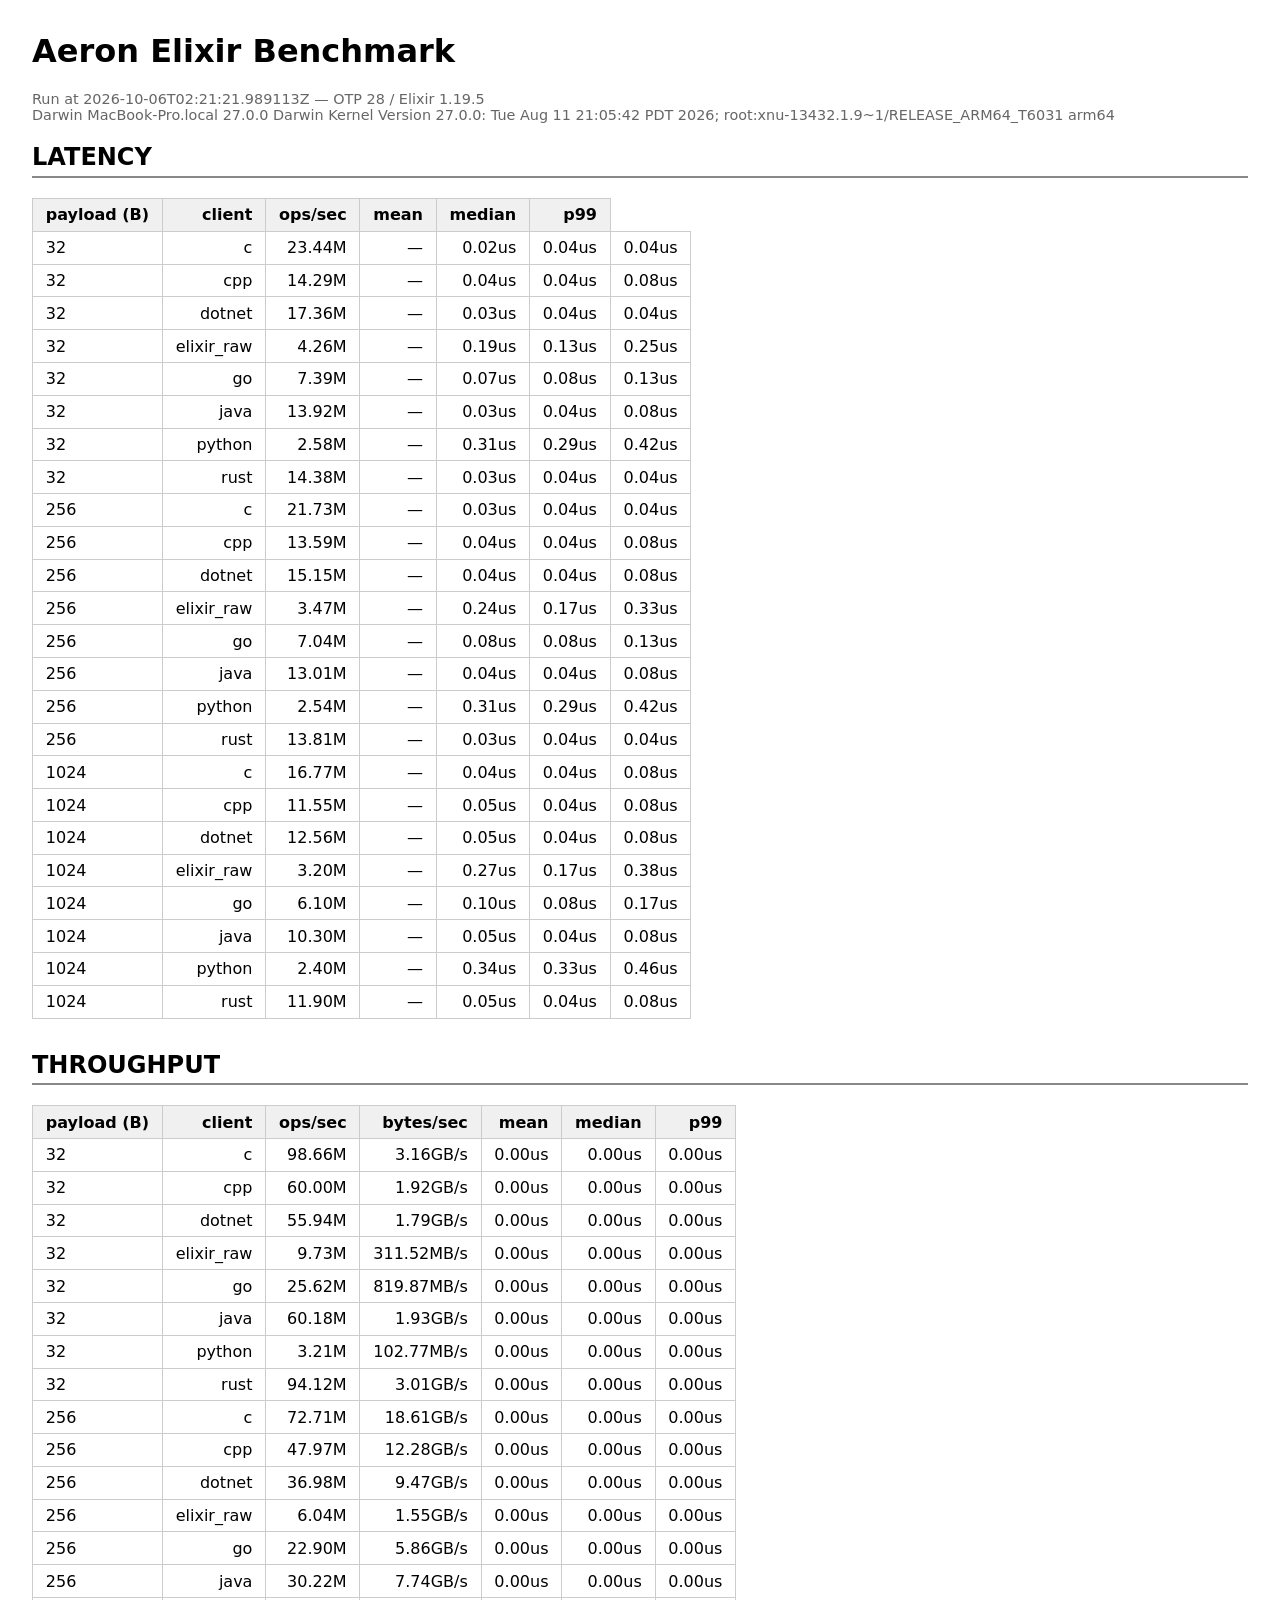
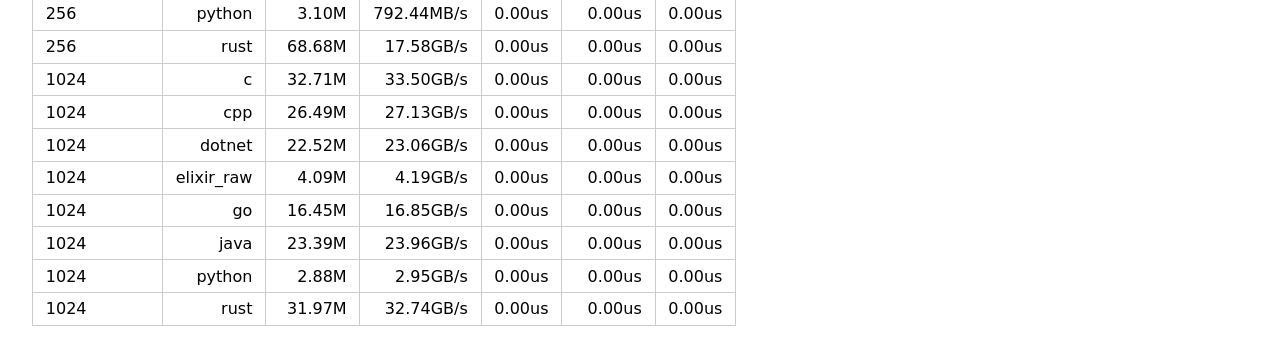
<file: bench/results/summary.html>
<!doctype html>
<html><head>
<meta charset="utf-8">
<title>Aeron Elixir Benchmark — 2026-10-06T02:21:21.989113Z</title>
<style>
  body { font-family: -apple-system, system-ui, sans-serif; margin: 2rem; }
  table { border-collapse: collapse; margin-bottom: 2rem; }
  th, td { border: 1px solid #ccc; padding: 0.4rem 0.8rem; text-align: right; }
  th:first-child, td:first-child { text-align: left; }
  th { background: #f0f0f0; }
  .client-elixir { background: #fde8e8; }
  .failed { color: #c00; font-style: italic; }
  h2 { border-bottom: 2px solid #888; padding-bottom: 0.3rem; }
  .meta { color: #666; font-size: 0.9rem; margin-bottom: 1rem; }
</style>
</head><body>
<h1>Aeron Elixir Benchmark</h1>
<div class="meta">Run at 2026-10-06T02:21:21.989113Z — OTP 28 / Elixir 1.19.5<br>Darwin MacBook-Pro.local 27.0.0 Darwin Kernel Version 27.0.0: Tue Aug 11 21:05:42 PDT 2026; root:xnu-13432.1.9~1/RELEASE_ARM64_T6031 arm64</div>
<h2>LATENCY</h2>
<table>
<thead><tr><th>payload (B)</th><th>client</th><th>ops/sec</th><th>mean</th><th>median</th><th>p99</th></tr></thead>
<tbody>
<tr class="client-c"><td>32</td><td>c</td><td>23.44M</td><td>—</td><td>0.02us</td><td>0.04us</td><td>0.04us</td></tr>
<tr class="client-cpp"><td>32</td><td>cpp</td><td>14.29M</td><td>—</td><td>0.04us</td><td>0.04us</td><td>0.08us</td></tr>
<tr class="client-dotnet"><td>32</td><td>dotnet</td><td>17.36M</td><td>—</td><td>0.03us</td><td>0.04us</td><td>0.04us</td></tr>
<tr class="client-elixir_raw"><td>32</td><td>elixir_raw</td><td>4.26M</td><td>—</td><td>0.19us</td><td>0.13us</td><td>0.25us</td></tr>
<tr class="client-go"><td>32</td><td>go</td><td>7.39M</td><td>—</td><td>0.07us</td><td>0.08us</td><td>0.13us</td></tr>
<tr class="client-java"><td>32</td><td>java</td><td>13.92M</td><td>—</td><td>0.03us</td><td>0.04us</td><td>0.08us</td></tr>
<tr class="client-python"><td>32</td><td>python</td><td>2.58M</td><td>—</td><td>0.31us</td><td>0.29us</td><td>0.42us</td></tr>
<tr class="client-rust"><td>32</td><td>rust</td><td>14.38M</td><td>—</td><td>0.03us</td><td>0.04us</td><td>0.04us</td></tr>
<tr class="client-c"><td>256</td><td>c</td><td>21.73M</td><td>—</td><td>0.03us</td><td>0.04us</td><td>0.04us</td></tr>
<tr class="client-cpp"><td>256</td><td>cpp</td><td>13.59M</td><td>—</td><td>0.04us</td><td>0.04us</td><td>0.08us</td></tr>
<tr class="client-dotnet"><td>256</td><td>dotnet</td><td>15.15M</td><td>—</td><td>0.04us</td><td>0.04us</td><td>0.08us</td></tr>
<tr class="client-elixir_raw"><td>256</td><td>elixir_raw</td><td>3.47M</td><td>—</td><td>0.24us</td><td>0.17us</td><td>0.33us</td></tr>
<tr class="client-go"><td>256</td><td>go</td><td>7.04M</td><td>—</td><td>0.08us</td><td>0.08us</td><td>0.13us</td></tr>
<tr class="client-java"><td>256</td><td>java</td><td>13.01M</td><td>—</td><td>0.04us</td><td>0.04us</td><td>0.08us</td></tr>
<tr class="client-python"><td>256</td><td>python</td><td>2.54M</td><td>—</td><td>0.31us</td><td>0.29us</td><td>0.42us</td></tr>
<tr class="client-rust"><td>256</td><td>rust</td><td>13.81M</td><td>—</td><td>0.03us</td><td>0.04us</td><td>0.04us</td></tr>
<tr class="client-c"><td>1024</td><td>c</td><td>16.77M</td><td>—</td><td>0.04us</td><td>0.04us</td><td>0.08us</td></tr>
<tr class="client-cpp"><td>1024</td><td>cpp</td><td>11.55M</td><td>—</td><td>0.05us</td><td>0.04us</td><td>0.08us</td></tr>
<tr class="client-dotnet"><td>1024</td><td>dotnet</td><td>12.56M</td><td>—</td><td>0.05us</td><td>0.04us</td><td>0.08us</td></tr>
<tr class="client-elixir_raw"><td>1024</td><td>elixir_raw</td><td>3.20M</td><td>—</td><td>0.27us</td><td>0.17us</td><td>0.38us</td></tr>
<tr class="client-go"><td>1024</td><td>go</td><td>6.10M</td><td>—</td><td>0.10us</td><td>0.08us</td><td>0.17us</td></tr>
<tr class="client-java"><td>1024</td><td>java</td><td>10.30M</td><td>—</td><td>0.05us</td><td>0.04us</td><td>0.08us</td></tr>
<tr class="client-python"><td>1024</td><td>python</td><td>2.40M</td><td>—</td><td>0.34us</td><td>0.33us</td><td>0.46us</td></tr>
<tr class="client-rust"><td>1024</td><td>rust</td><td>11.90M</td><td>—</td><td>0.05us</td><td>0.04us</td><td>0.08us</td></tr>
</tbody>
</table>

<h2>THROUGHPUT</h2>
<table>
<thead><tr><th>payload (B)</th><th>client</th><th>ops/sec</th><th>bytes/sec</th><th>mean</th><th>median</th><th>p99</th></tr></thead>
<tbody>
<tr class="client-c"><td>32</td><td>c</td><td>98.66M</td><td>3.16GB/s</td><td>0.00us</td><td>0.00us</td><td>0.00us</td></tr>
<tr class="client-cpp"><td>32</td><td>cpp</td><td>60.00M</td><td>1.92GB/s</td><td>0.00us</td><td>0.00us</td><td>0.00us</td></tr>
<tr class="client-dotnet"><td>32</td><td>dotnet</td><td>55.94M</td><td>1.79GB/s</td><td>0.00us</td><td>0.00us</td><td>0.00us</td></tr>
<tr class="client-elixir_raw"><td>32</td><td>elixir_raw</td><td>9.73M</td><td>311.52MB/s</td><td>0.00us</td><td>0.00us</td><td>0.00us</td></tr>
<tr class="client-go"><td>32</td><td>go</td><td>25.62M</td><td>819.87MB/s</td><td>0.00us</td><td>0.00us</td><td>0.00us</td></tr>
<tr class="client-java"><td>32</td><td>java</td><td>60.18M</td><td>1.93GB/s</td><td>0.00us</td><td>0.00us</td><td>0.00us</td></tr>
<tr class="client-python"><td>32</td><td>python</td><td>3.21M</td><td>102.77MB/s</td><td>0.00us</td><td>0.00us</td><td>0.00us</td></tr>
<tr class="client-rust"><td>32</td><td>rust</td><td>94.12M</td><td>3.01GB/s</td><td>0.00us</td><td>0.00us</td><td>0.00us</td></tr>
<tr class="client-c"><td>256</td><td>c</td><td>72.71M</td><td>18.61GB/s</td><td>0.00us</td><td>0.00us</td><td>0.00us</td></tr>
<tr class="client-cpp"><td>256</td><td>cpp</td><td>47.97M</td><td>12.28GB/s</td><td>0.00us</td><td>0.00us</td><td>0.00us</td></tr>
<tr class="client-dotnet"><td>256</td><td>dotnet</td><td>36.98M</td><td>9.47GB/s</td><td>0.00us</td><td>0.00us</td><td>0.00us</td></tr>
<tr class="client-elixir_raw"><td>256</td><td>elixir_raw</td><td>6.04M</td><td>1.55GB/s</td><td>0.00us</td><td>0.00us</td><td>0.00us</td></tr>
<tr class="client-go"><td>256</td><td>go</td><td>22.90M</td><td>5.86GB/s</td><td>0.00us</td><td>0.00us</td><td>0.00us</td></tr>
<tr class="client-java"><td>256</td><td>java</td><td>30.22M</td><td>7.74GB/s</td><td>0.00us</td><td>0.00us</td><td>0.00us</td></tr>
<tr class="client-python"><td>256</td><td>python</td><td>3.10M</td><td>792.44MB/s</td><td>0.00us</td><td>0.00us</td><td>0.00us</td></tr>
<tr class="client-rust"><td>256</td><td>rust</td><td>68.68M</td><td>17.58GB/s</td><td>0.00us</td><td>0.00us</td><td>0.00us</td></tr>
<tr class="client-c"><td>1024</td><td>c</td><td>32.71M</td><td>33.50GB/s</td><td>0.00us</td><td>0.00us</td><td>0.00us</td></tr>
<tr class="client-cpp"><td>1024</td><td>cpp</td><td>26.49M</td><td>27.13GB/s</td><td>0.00us</td><td>0.00us</td><td>0.00us</td></tr>
<tr class="client-dotnet"><td>1024</td><td>dotnet</td><td>22.52M</td><td>23.06GB/s</td><td>0.00us</td><td>0.00us</td><td>0.00us</td></tr>
<tr class="client-elixir_raw"><td>1024</td><td>elixir_raw</td><td>4.09M</td><td>4.19GB/s</td><td>0.00us</td><td>0.00us</td><td>0.00us</td></tr>
<tr class="client-go"><td>1024</td><td>go</td><td>16.45M</td><td>16.85GB/s</td><td>0.00us</td><td>0.00us</td><td>0.00us</td></tr>
<tr class="client-java"><td>1024</td><td>java</td><td>23.39M</td><td>23.96GB/s</td><td>0.00us</td><td>0.00us</td><td>0.00us</td></tr>
<tr class="client-python"><td>1024</td><td>python</td><td>2.88M</td><td>2.95GB/s</td><td>0.00us</td><td>0.00us</td><td>0.00us</td></tr>
<tr class="client-rust"><td>1024</td><td>rust</td><td>31.97M</td><td>32.74GB/s</td><td>0.00us</td><td>0.00us</td><td>0.00us</td></tr>
</tbody>
</table>

</body></html>
</file>
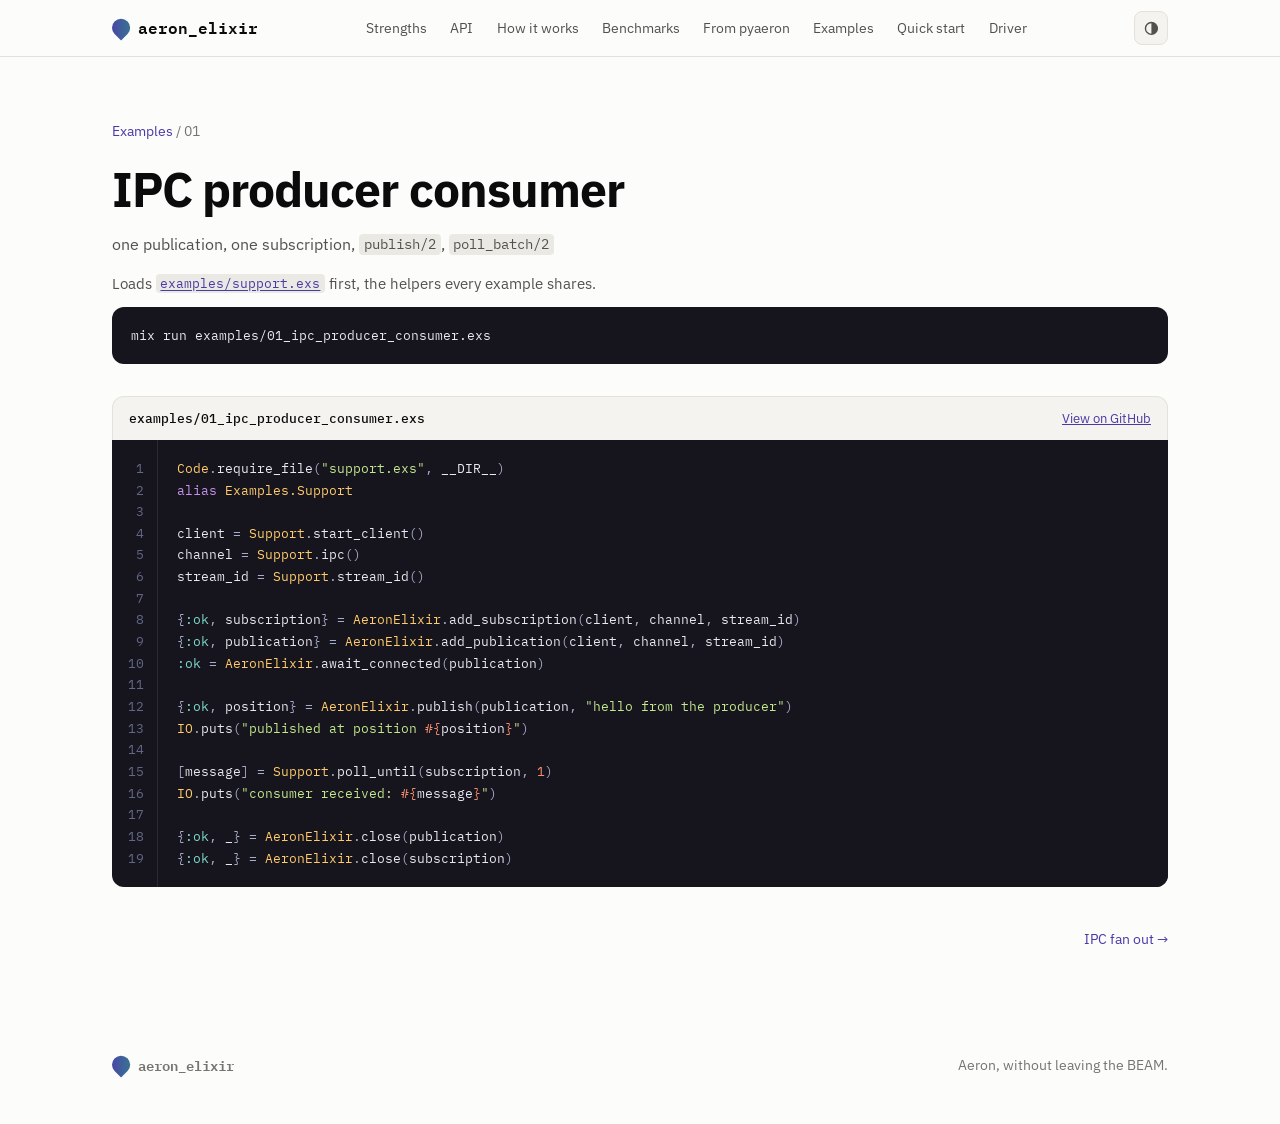
<file: docs/examples/01_ipc_producer_consumer.html>
<!DOCTYPE html>
<html lang="en">
  <head>
    <meta charset="utf-8">
    <meta name="viewport" content="width=device-width, initial-scale=1">
    <title>IPC producer consumer · aeron_elixir</title>
    <meta name="description" content="one publication, one subscription, publish/2, poll_batch/2">
    <link rel="icon" href="data:image/svg+xml,%3Csvg%20xmlns%3D%22http%3A%2F%2Fwww.w3.org%2F2000%2Fsvg%22%20viewBox%3D%220%200%2032%2032%22%3E%3Cpath%20d%3D%22M16%204a12%2012%200%201%201-12%2012V4z%22%20fill%3D%22%234a3aa7%22%2F%3E%3C%2Fsvg%3E">
    <link rel="preconnect" href="https://fonts.googleapis.com">
    <link rel="preconnect" href="https://fonts.gstatic.com" crossorigin>
    <link rel="stylesheet" href="https://fonts.googleapis.com/css2?family=IBM+Plex+Mono:wght@400;500&family=IBM+Plex+Sans:wght@400;500;600;700&display=swap">
    <script>(function () {
  var key = "aeron-elixir-theme";
  function apply(choice) {
    var root = document.documentElement;
    if (choice === "light" || choice === "dark") { root.setAttribute("data-theme", choice); }
    else { root.removeAttribute("data-theme"); }
  }
  window.aeronSetTheme = function (choice) {
    try { window.localStorage.setItem(key, choice); } catch (error) {}
    apply(choice);
  };
  var stored = "auto";
  try { stored = window.localStorage.getItem(key) || "auto"; } catch (error) {}
  apply(stored);
})();
</script>
    <style>:root {
  color-scheme: light;
  --surface: #fcfcfb;
  --surface-2: #f4f3ef;
  --surface-3: #ebe9e3;
  --ink: #0b0b0b;
  --ink-2: #52514e;
  --ink-3: #75746f;
  --rule: #e3e1da;
  --accent: #4a3aa7;
  --accent-soft: #ece9fb;
  --fam-elixir: #4a3aa7;
  --fam-native: #1baf7a;
  --fam-python: #eb6834;
  --fam-other: #b9b7af;
  --code-bg: #16151d;
  --code-ink: #e9e7f1;
  --shadow: 0 1px 2px rgb(0 0 0 / 0.04), 0 8px 24px rgb(0 0 0 / 0.06);
}
@media (prefers-color-scheme: dark) {
  :root:not([data-theme="light"]) {
    color-scheme: dark;
    --surface: #1a1a19;
    --surface-2: #212120;
    --surface-3: #2b2b29;
    --ink: #ffffff;
    --ink-2: #c3c2b7;
    --ink-3: #9a998f;
    --rule: #33332f;
    --accent: #9085e9;
    --accent-soft: #29254a;
    --fam-elixir: #9085e9;
    --fam-native: #199e70;
    --fam-python: #d95926;
    --fam-other: #5d5c56;
    --code-bg: #121116;
    --shadow: 0 1px 2px rgb(0 0 0 / 0.3), 0 8px 24px rgb(0 0 0 / 0.35);
  }
}
:root[data-theme="dark"] {
  color-scheme: dark;
  --surface: #1a1a19;
  --surface-2: #212120;
  --surface-3: #2b2b29;
  --ink: #ffffff;
  --ink-2: #c3c2b7;
  --ink-3: #9a998f;
  --rule: #33332f;
  --accent: #9085e9;
  --accent-soft: #29254a;
  --fam-elixir: #9085e9;
  --fam-native: #199e70;
  --fam-python: #d95926;
  --fam-other: #5d5c56;
  --code-bg: #121116;
  --shadow: 0 1px 2px rgb(0 0 0 / 0.3), 0 8px 24px rgb(0 0 0 / 0.35);
}
* { box-sizing: border-box; }
html { scroll-behavior: smooth; scroll-padding-top: 4.5rem; }
body {
  margin: 0;
  background: var(--surface);
  color: var(--ink);
  font: 400 16px/1.6 "IBM Plex Sans", system-ui, sans-serif;
  -webkit-font-smoothing: antialiased;
}
code, pre, .step, .eyebrow, .bar-value, .tile-value, .example-file {
  font-family: "IBM Plex Mono", ui-monospace, monospace;
}
a { color: inherit; }
button { font: inherit; color: inherit; }
h1, h2, h3 { margin: 0; letter-spacing: -0.02em; line-height: 1.15; }
h1 { font-size: clamp(2.4rem, 6vw, 4.4rem); font-weight: 700; max-width: 14ch; }
h2 { font-size: clamp(1.7rem, 3.4vw, 2.5rem); font-weight: 600; max-width: 22ch; }
h3 { font-size: 1.1rem; font-weight: 600; }
p { margin: 0; }
:not(pre) > code {
  font-size: 0.86em;
  background: var(--surface-3);
  padding: 0.1em 0.35em;
  border-radius: 4px;
}
.wrap { max-width: 1120px; margin: 0 auto; padding: 0 16px; }
@media (min-width: 720px) { .wrap { padding: 0 32px; } }

.nav {
  position: sticky; top: 0; z-index: 10;
  background: color-mix(in srgb, var(--surface) 86%, transparent);
  backdrop-filter: blur(12px);
  border-bottom: 1px solid var(--rule);
}
.nav-inner { display: flex; align-items: center; justify-content: space-between; gap: 1rem; height: 3.5rem; }
.nav nav { position: relative; display: flex; align-items: center; gap: 0.15rem; overflow-x: auto; scrollbar-width: none; font-size: 0.9rem; }
.nav nav a {
  position: relative; z-index: 1; text-decoration: none; color: var(--ink-2); white-space: nowrap;
  padding: 0.3rem 0.65rem; border-radius: 999px; transition: color 0.25s ease;
}
.nav nav a:hover { color: var(--ink); }
.nav nav a[aria-current="location"] { color: var(--accent); }
.nav-marker {
  position: absolute; left: 0; top: 50%; height: 1.9rem; margin-top: -0.95rem; width: 0;
  border-radius: 999px; pointer-events: none; opacity: 0;
  background: var(--accent-soft);
  box-shadow: inset 0 0 0 1px color-mix(in srgb, var(--accent) 28%, transparent);
}
.nav nav.has-marker .nav-marker { opacity: 1; }
.nav nav.marker-ready .nav-marker {
  transition: transform 0.38s cubic-bezier(0.2, 0.75, 0.25, 1), width 0.38s cubic-bezier(0.2, 0.75, 0.25, 1), opacity 0.2s ease;
}
@media (prefers-reduced-motion: reduce) {
  .nav nav a, .nav nav.marker-ready .nav-marker { transition: none; }
}
@media (max-width: 1080px) { .nav nav { display: none; } }
.theme-menu { position: relative; flex: none; }
.theme-toggle {
  display: inline-grid; place-items: center; width: 2.1rem; height: 2.1rem; padding: 0; cursor: pointer;
  border: 1px solid var(--rule); border-radius: 8px; background: var(--surface-2); color: var(--ink-2);
  transition: color 0.2s ease, border-color 0.2s ease;
}
.theme-toggle:hover, .theme-toggle[aria-expanded="true"] { color: var(--ink); border-color: color-mix(in srgb, var(--accent) 45%, var(--rule)); }
.theme-toggle:focus-visible { outline: 2px solid var(--accent); outline-offset: 2px; }
.theme-icon { width: 1.05rem; height: 1.05rem; flex: none; }
.theme-toggle .theme-icon { display: none; }
:root:not([data-theme]) .theme-toggle .theme-icon-auto,
:root[data-theme="light"] .theme-toggle .theme-icon-light,
:root[data-theme="dark"] .theme-toggle .theme-icon-dark { display: block; }
.theme-options {
  position: absolute; right: 0; top: calc(100% + 0.45rem); min-width: 9.5rem; padding: 0.3rem;
  display: grid; gap: 2px; background: var(--surface); border: 1px solid var(--rule); border-radius: 10px; box-shadow: var(--shadow);
}
.theme-options[hidden] { display: none; }
.theme-options button {
  display: flex; align-items: center; gap: 0.6rem; width: 100%; border: 0; background: none; cursor: pointer;
  padding: 0.45rem 0.6rem; border-radius: 6px; font-size: 0.85rem; color: var(--ink-2); text-align: left;
}
.theme-options button:hover, .theme-options button:focus-visible { background: var(--surface-2); color: var(--ink); outline: none; }
.theme-options button[aria-checked="true"] { color: var(--accent); }
.theme-check { margin-left: auto; width: 0.95rem; height: 0.95rem; visibility: hidden; }
.theme-options button[aria-checked="true"] .theme-check { visibility: visible; }
.brand { display: inline-flex; align-items: center; gap: 0.55rem; font-weight: 600; text-decoration: none; font-family: "IBM Plex Mono", monospace; }
.mark {
  width: 1.1rem; height: 1.1rem; border-radius: 50% 50% 50% 0;
  background: linear-gradient(135deg, var(--accent), color-mix(in srgb, var(--accent) 45%, var(--fam-native)));
  transform: rotate(-45deg);
}

.eyebrow { font-size: 0.78rem; letter-spacing: 0.12em; text-transform: uppercase; color: var(--accent); margin-bottom: 0.9rem; font-weight: 500; }
.step { font-size: 0.75rem; letter-spacing: 0.08em; color: var(--accent); font-weight: 500; margin-bottom: 0.6rem; display: block; }
.sub { color: var(--ink-2); margin-top: 0.9rem; max-width: 60ch; }
.sub.small { font-size: 0.9rem; margin: 0.8rem 0 0.5rem; }
.fine { color: var(--ink-3); font-size: 0.82rem; margin-top: 0.8rem; }

.hero { padding-top: clamp(3rem, 9vw, 6.5rem); padding-bottom: 4rem; }
.lead { font-size: clamp(1.05rem, 1.8vw, 1.25rem); color: var(--ink-2); max-width: 60ch; margin-top: 1.4rem; }
.pills { list-style: none; padding: 0; margin: 1.6rem 0 0; display: flex; flex-wrap: wrap; gap: 0.5rem; }
.pills li { font-size: 0.85rem; padding: 0.3rem 0.75rem; border: 1px solid var(--rule); border-radius: 999px; color: var(--ink-2); background: var(--surface-2); }
.tiles { display: grid; grid-template-columns: repeat(auto-fit, minmax(220px, 1fr)); gap: 1px; margin-top: 3rem; background: var(--rule); border: 1px solid var(--rule); border-radius: 14px; overflow: hidden; }
.tile { background: var(--surface); padding: 1.4rem 1.4rem 1.3rem; }
.tile-value { font-size: clamp(2rem, 4vw, 2.6rem); font-weight: 500; letter-spacing: -0.03em; color: var(--accent); line-height: 1.1; }
.tile-label { margin-top: 0.6rem; font-size: 0.92rem; font-weight: 500; }
.tile-detail { margin-top: 0.25rem; font-size: 0.85rem; color: var(--ink-3); }

.band { background: var(--surface-2); border-top: 1px solid var(--rule); border-bottom: 1px solid var(--rule); padding: clamp(3.5rem, 7vw, 5.5rem) 0; }
.section { padding-top: clamp(3.5rem, 7vw, 5.5rem); padding-bottom: clamp(3.5rem, 7vw, 5.5rem); }
.grid { display: grid; gap: 1rem; margin-top: 2.2rem; }
.grid.three { grid-template-columns: repeat(auto-fit, minmax(260px, 1fr)); }
.grid.two { grid-template-columns: repeat(auto-fit, minmax(300px, 1fr)); gap: 2rem; }
.card { background: var(--surface); border: 1px solid var(--rule); border-radius: 12px; padding: 1.4rem; color: var(--ink-2); font-size: 0.95rem; }

.api { display: grid; gap: 2.5rem; margin-top: 2.5rem; }
.api-step { display: grid; gap: 0.4rem; grid-template-columns: minmax(0, 1fr); }
.api-step .code { margin-top: 0.9rem; }
.ticks { margin: 0.8rem 0 0; padding: 0; list-style: none; color: var(--ink-2); font-size: 0.95rem; display: grid; gap: 0.5rem; }
.ticks li { padding-left: 1.2rem; position: relative; }
.ticks li::before { content: ""; position: absolute; left: 0; top: 0.62em; width: 0.45rem; height: 0.45rem; border-radius: 2px; background: var(--accent); }

.code { min-width: 0; }
.code pre, pre.shell {
  margin: 0; background: var(--code-bg); color: var(--code-ink); border-radius: 12px;
  padding: 1.1rem 1.2rem; overflow-x: auto; font-size: 0.82rem; line-height: 1.65;
}
pre.shell { margin-top: 0.75rem; }
.code .k, .code .kd, .code .kn { color: #c792ea; }
.code .ss, .code .sa, .code .no, .code .na { color: #7fdbca; }
.code .s, .code .s1, .code .s2, .code .sx, .code .sh { color: #c3e88d; }
.code .se, .code .si { color: #f78c6c; }
.code .nc, .code .nn { color: #ffcb6b; }
.code .nf, .code .fm { color: #82aaff; }
.code .m, .code .mi, .code .mf { color: #f78c6c; }
.code .o, .code .p, .code .pi { color: #a6accd; }
.code .c, .code .c1 { color: #7a7f99; font-style: italic; }

.flow { display: grid; gap: 1rem; margin-top: 2.2rem; grid-template-columns: 1fr; }
@media (min-width: 860px) { .flow { grid-template-columns: repeat(3, 1fr); gap: 2.4rem; } }
.flow-step { position: relative; color: var(--ink-2); font-size: 0.95rem; padding-top: 1rem; border-top: 2px solid var(--ink); }
@media (min-width: 860px) {
  .flow-step:not(:last-child)::after {
    content: "→"; position: absolute; right: -1.75rem; top: -0.95rem; color: var(--ink-3);
    font-family: "IBM Plex Mono", monospace; background: var(--surface-2); padding: 0 0.25rem;
  }
}
.term { display: grid; grid-template-columns: repeat(3, 1fr); gap: 6px; margin-top: 2.5rem; }
.partition { position: relative; height: 3rem; background: var(--surface); border: 1px solid var(--rule); border-radius: 8px; display: flex; gap: 2px; padding: 5px; }
.partition.active { border-color: var(--accent); }
.frame { flex: 0 0 9%; border-radius: 3px; }
.frame.wide { flex-basis: 16%; }
.frame.read { background: var(--surface-3); }
.frame.unread { background: var(--fam-elixir); }
.frame.pad { flex: 1; background: repeating-linear-gradient(135deg, var(--surface-3) 0 4px, transparent 4px 8px); }
.term { margin-bottom: 1.6rem; padding-top: 1.6rem; }
.marker { position: relative; flex: 0 0 2px; margin: -9px 0; background: currentColor; color: var(--ink-3); border-radius: 1px; }
.marker > span { position: absolute; left: -2px; font: 500 0.7rem "IBM Plex Mono", monospace; white-space: nowrap; }
.marker.position > span { top: calc(100% + 0.3rem); }
.marker.tail { color: var(--accent); }
.marker.tail > span { bottom: calc(100% + 0.3rem); }
.notes { margin-top: 3.5rem; }
#driver .code { margin-top: 2rem; }
.notes p { color: var(--ink-2); margin-top: 0.6rem; font-size: 0.95rem; }

.compare { position: relative; display: flex; flex-wrap: wrap; align-items: center; gap: 0.45rem; margin-top: 2rem; font-size: 0.85rem; color: var(--ink-3); }
.compare-label { margin: 0 0.15rem; }
.chip {
  display: inline-flex; align-items: center; gap: 0.45rem; padding: 0.22rem 0.4rem 0.22rem 0.65rem;
  border: 1px solid var(--rule); border-radius: 999px; background: var(--surface); color: var(--ink); font-size: 0.82rem; line-height: 1.4;
}
.chip .swatch { margin: 0; }
.chip-fixed { padding-right: 0.7rem; font-weight: 600; }
button.chip { cursor: pointer; transition: border-color 0.2s ease; }
button.chip:hover, button.chip:focus-visible { border-color: color-mix(in srgb, var(--accent) 45%, var(--rule)); outline: none; }
.chip-remove { display: inline-grid; place-items: center; width: 1.1rem; height: 1.1rem; border-radius: 999px; color: var(--ink-3); }
button.chip:hover .chip-remove, button.chip:focus-visible .chip-remove { background: var(--surface-3); color: var(--ink); }
.chip-remove svg { width: 0.7rem; height: 0.7rem; }
.chip[hidden] { display: none; }
.compare-add { display: contents; }
.compare-toggle {
  border: 1px dashed color-mix(in srgb, var(--ink-3) 55%, transparent); border-radius: 999px; background: none; cursor: pointer;
  padding: 0.22rem 0.75rem; font-size: 0.82rem; line-height: 1.4; color: var(--ink-2); transition: color 0.2s ease, border-color 0.2s ease;
}
.compare-toggle:hover, .compare-toggle[aria-expanded="true"] { color: var(--accent); border-color: var(--accent); }
.compare-toggle:focus-visible { outline: 2px solid var(--accent); outline-offset: 2px; }
.compare-options {
  position: absolute; left: 0; top: calc(100% + 0.45rem); z-index: 5; min-width: 17rem; max-width: 100%; padding: 0.35rem;
  display: grid; gap: 2px; background: var(--surface); border: 1px solid var(--rule); border-radius: 10px; box-shadow: var(--shadow);
}
.compare-options[hidden] { display: none; }
.compare-option { display: flex; align-items: center; gap: 0.6rem; padding: 0.4rem 0.55rem; border-radius: 6px; cursor: pointer; color: var(--ink); }
.compare-option:hover, .compare-option:focus-within { background: var(--surface-2); }
.compare-option input { accent-color: var(--accent); margin: 0; }
.compare-option .swatch { margin: 0; }
.compare-option-variant { margin-left: auto; padding-left: 0.8rem; font-size: 0.75rem; color: var(--ink-3); white-space: nowrap; }
@media (max-width: 560px) { .compare-option-variant { display: none; } }
.compare-shortcuts { display: flex; gap: 1rem; padding: 0.45rem 0.55rem 0.25rem; margin-top: 0.2rem; border-top: 1px solid var(--rule); }
.compare-shortcuts button { border: 0; background: none; padding: 0; cursor: pointer; font-size: 0.8rem; color: var(--accent); }
.compare-shortcuts button:hover { text-decoration: underline; text-underline-offset: 3px; }
.bar-row[hidden], .data tr[hidden], .legend li[hidden] { display: none; }
.tabs { display: flex; gap: 0.25rem; margin-top: 2.2rem; border-bottom: 1px solid var(--rule); overflow-x: auto; scrollbar-width: none; }
.tabs button {
  background: none; border: 0; padding: 0.7rem 0.9rem; cursor: pointer; color: var(--ink-3);
  border-bottom: 2px solid transparent; margin-bottom: -1px; white-space: nowrap; font-weight: 500;
}
.tabs button[aria-selected="true"] { color: var(--ink); border-bottom-color: var(--accent); }
.panel { padding-top: 1.5rem; }
.controls { display: flex; flex-wrap: wrap; align-items: center; gap: 0.8rem 1.6rem; }
.control { display: flex; align-items: center; gap: 0.6rem; flex-wrap: wrap; }
.control-label { font-size: 0.8rem; color: var(--ink-3); }
.segmented { display: inline-flex; background: var(--surface-2); border: 1px solid var(--rule); border-radius: 8px; padding: 2px; flex-wrap: wrap; }
.segmented button { border: 0; background: none; padding: 0.3rem 0.65rem; border-radius: 6px; cursor: pointer; font-size: 0.85rem; color: var(--ink-2); }
.segmented button[aria-pressed="true"] { background: var(--surface); color: var(--ink); box-shadow: var(--shadow); }
.link { background: none; border: 0; padding: 0; cursor: pointer; color: var(--accent); font-size: 0.85rem; text-decoration: underline; text-underline-offset: 3px; margin-left: auto; }
.chart-head { display: flex; flex-wrap: wrap; justify-content: space-between; align-items: baseline; gap: 0.6rem 1.5rem; margin: 1.8rem 0 1rem; }
.chart-head h3 { font-size: 1rem; }
.legend { list-style: none; margin: 0; padding: 0; display: flex; flex-wrap: wrap; gap: 0.4rem 1rem; font-size: 0.82rem; color: var(--ink-2); }
.legend li { display: inline-flex; align-items: center; gap: 0.4rem; }
.swatch { display: inline-block; width: 0.7rem; height: 0.7rem; border-radius: 3px; background: var(--fam); margin-right: 0.45rem; vertical-align: -0.05rem; }
.legend .swatch { margin-right: 0; }
.fam-elixir { --fam: var(--fam-elixir); }
.fam-python { --fam: var(--fam-python); }
.fam-native { --fam: var(--fam-native); }
.fam-other { --fam: var(--fam-other); }

.bars { list-style: none; margin: 0; padding: 0; display: grid; gap: 2px; }
.bar-row { position: relative; display: grid; grid-template-columns: minmax(0, 15rem) minmax(0, 1fr); gap: 1rem; align-items: center; padding: 0.35rem 0.4rem; border-radius: 8px; outline: none; }
.bar-row:hover, .bar-row:focus-visible { background: var(--surface-2); }
.bar-row.fam-elixir .bar-name { font-weight: 600; }
.bar-label { display: flex; flex-direction: column; line-height: 1.3; min-width: 0; }
.bar-name { font-size: 0.9rem; }
.bar-variant { font-size: 0.76rem; color: var(--ink-3); white-space: nowrap; overflow: hidden; text-overflow: ellipsis; }
.bar-track { display: flex; align-items: center; gap: 0.5rem; min-width: 0; }
.bar { display: block; height: 20px; min-width: 3px; background: var(--fam); border-radius: 0 4px 4px 0; transition: width 280ms ease; }
.bar-value { font-size: 0.82rem; color: var(--ink); white-space: nowrap; font-variant-numeric: tabular-nums; }
@media (max-width: 640px) {
  .bar-row { grid-template-columns: 1fr; gap: 0.25rem; }
}
.tip {
  display: none; position: absolute; z-index: 5; right: 0.5rem; bottom: calc(100% - 0.3rem);
  background: var(--surface); border: 1px solid var(--rule); border-radius: 10px; box-shadow: var(--shadow);
  padding: 0.7rem 0.85rem; min-width: 14rem; font-size: 0.82rem; pointer-events: none;
}
.bar-row:hover .tip, .bar-row:focus-visible .tip { display: block; }
.tip-variant { display: block; color: var(--ink-3); font-size: 0.76rem; margin-bottom: 0.4rem; }
.tip dl { margin: 0; display: grid; gap: 0.15rem; }
.tip dl div { display: flex; justify-content: space-between; gap: 1.5rem; }
.tip dt { color: var(--ink-2); }
.tip dd { margin: 0; font-family: "IBM Plex Mono", monospace; font-variant-numeric: tabular-nums; }
.versus { margin-top: 1.2rem; padding: 0.8rem 1rem; border-left: 3px solid var(--accent); background: var(--accent-soft); border-radius: 0 8px 8px 0; font-size: 0.92rem; }
.method { color: var(--ink-2); font-size: 0.88rem; margin-top: 1.2rem; max-width: 80ch; }
.table-scroll { overflow-x: auto; }
.data { width: 100%; border-collapse: collapse; font-size: 0.86rem; }
.data th, .data td { text-align: right; padding: 0.5rem 0.75rem; border-bottom: 1px solid var(--rule); white-space: nowrap; font-variant-numeric: tabular-nums; }
.data th:nth-child(-n+2), .data td:nth-child(-n+2) { text-align: left; }
.data th { color: var(--ink-3); font-weight: 500; font-size: 0.78rem; }
.data td:nth-child(2) { color: var(--ink-3); }

.mapping { margin-top: 2.2rem; border: 1px solid var(--rule); border-radius: 12px; overflow: hidden; background: var(--surface); }
.mapping-row { display: grid; grid-template-columns: 1fr 1fr; gap: 1.5rem; padding: 0.7rem 1.1rem; border-top: 1px solid var(--rule); font-size: 0.88rem; color: var(--ink-2); }
.mapping-row:first-child { border-top: 0; }
.mapping-row.head { font-size: 0.75rem; letter-spacing: 0.08em; text-transform: uppercase; color: var(--ink-3); background: var(--surface-2); font-family: "IBM Plex Mono", monospace; }
@media (max-width: 640px) { .mapping-row { grid-template-columns: 1fr; gap: 0.3rem; } }

.example {
  text-align: left; display: flex; flex-direction: column; gap: 0.5rem; cursor: pointer;
  background: var(--surface); border: 1px solid var(--rule); border-radius: 12px; padding: 1.2rem;
  transition: border-color 160ms ease, transform 160ms ease;
}
.example:hover { border-color: var(--accent); transform: translateY(-1px); }
.example[aria-expanded="true"] { border-color: var(--accent); box-shadow: var(--shadow); }
.example .step { margin: 0; }
.example-shows { font-size: 0.9rem; color: var(--ink-2); flex: 1; }
.example-file { font-size: 0.75rem; color: var(--ink-3); }
.start { display: grid; grid-template-columns: minmax(0, 1fr); gap: 2.2rem; margin-top: 2.2rem; }

.footer { display: flex; justify-content: space-between; flex-wrap: wrap; gap: 1rem; padding-top: 2.5rem; padding-bottom: 3rem; color: var(--ink-3); font-size: 0.88rem; }
.crumbs { font-size: 0.85rem; color: var(--ink-3); margin-bottom: 1.2rem; }
.crumbs a { color: var(--accent); text-decoration: none; }
.example-page { padding-top: clamp(2.5rem, 6vw, 4rem); padding-bottom: 4rem; }
.example-page h1 { font-size: clamp(2rem, 5vw, 3rem); max-width: none; }
.listing-head { display: flex; flex-wrap: wrap; align-items: center; justify-content: space-between; gap: 0.5rem 1rem; margin-top: 2rem; padding: 0.7rem 1rem; background: var(--surface-2); border: 1px solid var(--rule); border-bottom: 0; border-radius: 12px 12px 0 0; font-size: 0.82rem; }
.listing-head .file { font-family: "IBM Plex Mono", monospace; font-weight: 500; }
.origin { color: var(--ink-3); }
.origin a { color: var(--accent); }
.listing { display: grid; grid-template-columns: auto minmax(0, 1fr); background: var(--code-bg); border-radius: 0 0 12px 12px; overflow: hidden; }
.gutter { margin: 0; padding: 1.1rem 0.8rem 1.1rem 1rem; text-align: right; color: #626788; user-select: none; font: 400 0.82rem/1.65 "IBM Plex Mono", monospace; border-right: 1px solid #2a2936; }
.listing .code pre { border-radius: 0; }
.run { margin-top: 1.4rem; }
.requires { color: var(--ink-2); font-size: 0.92rem; margin-top: 0.9rem; }
.requires a { color: var(--accent); }
.pager { display: flex; justify-content: space-between; gap: 1rem; margin-top: 2.5rem; flex-wrap: wrap; }
.pager a { color: var(--accent); text-decoration: none; font-size: 0.9rem; }
a.example { text-decoration: none; color: inherit; }
[hidden] { display: none !important; }
.explorer .chart-table, .explorer.show-table .bars { display: none; }
.explorer.show-table .chart-table { display: block; }
.explorer .when-table, .explorer.show-table .when-chart { display: none; }
.explorer.show-table .when-table { display: inline; }
.listing-head a { color: var(--accent); }
.compare + .tabs { margin-top: 1.1rem; }
</style>
  </head>
  <body>
    <header class="nav">
  <div class="wrap nav-inner">
    <a href="../index.html#top" class="brand"><span class="mark" aria-hidden="true"></span>aeron_elixir</a>
    <nav aria-label="Sections">
      <a href="../index.html#strengths" data-section="strengths">Strengths</a><a href="../index.html#api" data-section="api">API</a><a href="../index.html#log" data-section="log">How it works</a><a href="../index.html#benchmarks" data-section="benchmarks">Benchmarks</a><a href="../index.html#pyaeron" data-section="pyaeron">From pyaeron</a><a href="../index.html#examples" data-section="examples">Examples</a><a href="../index.html#start" data-section="start">Quick start</a><a href="../index.html#driver" data-section="driver">Driver</a>
    </nav>
    <div class="theme-menu" data-theme-menu>
      <button type="button" class="theme-toggle" aria-haspopup="menu" aria-expanded="false" aria-controls="theme-options" aria-label="Colour theme" title="Colour theme">
        <svg class="theme-icon theme-icon-auto" viewBox="0 0 24 24" fill="none" stroke="currentColor" stroke-width="2" aria-hidden="true"><circle cx="12" cy="12" r="8.5"></circle><path d="M12 3.5a8.5 8.5 0 0 1 0 17z" fill="currentColor" stroke="none"></path></svg><svg class="theme-icon theme-icon-light" viewBox="0 0 24 24" fill="none" stroke="currentColor" stroke-width="2" stroke-linecap="round" aria-hidden="true"><circle cx="12" cy="12" r="4"></circle><path d="M12 2.5v2M12 19.5v2M2.5 12h2M19.5 12h2M5.3 5.3l1.4 1.4M17.3 17.3l1.4 1.4M5.3 18.7l1.4-1.4M17.3 6.7l1.4-1.4"></path></svg><svg class="theme-icon theme-icon-dark" viewBox="0 0 24 24" fill="none" stroke="currentColor" stroke-width="2" stroke-linejoin="round" aria-hidden="true"><path d="M20 14.5A8.5 8.5 0 0 1 9.5 4a8.5 8.5 0 1 0 10.5 10.5z"></path></svg>
      </button>
      <div class="theme-options" id="theme-options" role="menu" aria-label="Colour theme" hidden>
        <button type="button" role="menuitemradio" aria-checked="false" data-theme-choice="auto">
          <svg class="theme-icon theme-icon-auto" viewBox="0 0 24 24" fill="none" stroke="currentColor" stroke-width="2" aria-hidden="true"><circle cx="12" cy="12" r="8.5"></circle><path d="M12 3.5a8.5 8.5 0 0 1 0 17z" fill="currentColor" stroke="none"></path></svg>Auto
          <svg class="theme-check" viewBox="0 0 24 24" fill="none" stroke="currentColor" stroke-width="2.4" stroke-linecap="round" stroke-linejoin="round" aria-hidden="true"><polyline points="20 6 9 17 4 12"></polyline></svg>
        </button><button type="button" role="menuitemradio" aria-checked="false" data-theme-choice="light">
          <svg class="theme-icon theme-icon-light" viewBox="0 0 24 24" fill="none" stroke="currentColor" stroke-width="2" stroke-linecap="round" aria-hidden="true"><circle cx="12" cy="12" r="4"></circle><path d="M12 2.5v2M12 19.5v2M2.5 12h2M19.5 12h2M5.3 5.3l1.4 1.4M17.3 17.3l1.4 1.4M5.3 18.7l1.4-1.4M17.3 6.7l1.4-1.4"></path></svg>Light
          <svg class="theme-check" viewBox="0 0 24 24" fill="none" stroke="currentColor" stroke-width="2.4" stroke-linecap="round" stroke-linejoin="round" aria-hidden="true"><polyline points="20 6 9 17 4 12"></polyline></svg>
        </button><button type="button" role="menuitemradio" aria-checked="false" data-theme-choice="dark">
          <svg class="theme-icon theme-icon-dark" viewBox="0 0 24 24" fill="none" stroke="currentColor" stroke-width="2" stroke-linejoin="round" aria-hidden="true"><path d="M20 14.5A8.5 8.5 0 0 1 9.5 4a8.5 8.5 0 1 0 10.5 10.5z"></path></svg>Dark
          <svg class="theme-check" viewBox="0 0 24 24" fill="none" stroke="currentColor" stroke-width="2.4" stroke-linecap="round" stroke-linejoin="round" aria-hidden="true"><polyline points="20 6 9 17 4 12"></polyline></svg>
        </button>
      </div>
    </div>
  </div>
</header>
    
  <main class="wrap example-page">
    <p class="crumbs">
      <a href="../index.html#examples">Examples</a> / 01
    </p>
    <h1>IPC producer consumer</h1>
    <p class="sub"><span>one publication, one subscription, </span><code>publish/2</code><span>, </span><code>poll_batch/2</code></p>

    <p class="requires">
      Loads <a href="support.html"><code>examples/support.exs</code></a> first, the helpers every example shares.
    </p>
    

    <pre class="shell run"><code>mix run examples/01_ipc_producer_consumer.exs</code></pre>

    <div class="listing-head">
      <span class="file">examples/01_ipc_producer_consumer.exs</span>
      <a href="https://github.com/jaman/aeron_elixir/blob/main/examples/01_ipc_producer_consumer.exs">View on GitHub</a>
    </div>
    <div class="listing">
      <pre class="gutter" aria-hidden="true">1
2
3
4
5
6
7
8
9
10
11
12
13
14
15
16
17
18
19</pre>
      <div class="code"><pre class="highlight"><code><span class="nc">Code</span><span class="o">.</span><span class="n">require_file</span><span class="p" data-group-id="g84898001-1">(</span><span class="s">&quot;support.exs&quot;</span><span class="p">,</span><span class="w"> </span><span class="bp">__DIR__</span><span class="p" data-group-id="g84898001-1">)</span><span class="w">
</span><span class="kn">alias</span><span class="w"> </span><span class="nc">Examples.Support</span><span class="w">

</span><span class="n">client</span><span class="w"> </span><span class="o">=</span><span class="w"> </span><span class="nc">Support</span><span class="o">.</span><span class="n">start_client</span><span class="p" data-group-id="g84898001-2">(</span><span class="p" data-group-id="g84898001-2">)</span><span class="w">
</span><span class="n">channel</span><span class="w"> </span><span class="o">=</span><span class="w"> </span><span class="nc">Support</span><span class="o">.</span><span class="n">ipc</span><span class="p" data-group-id="g84898001-3">(</span><span class="p" data-group-id="g84898001-3">)</span><span class="w">
</span><span class="n">stream_id</span><span class="w"> </span><span class="o">=</span><span class="w"> </span><span class="nc">Support</span><span class="o">.</span><span class="n">stream_id</span><span class="p" data-group-id="g84898001-4">(</span><span class="p" data-group-id="g84898001-4">)</span><span class="w">

</span><span class="p" data-group-id="g84898001-5">{</span><span class="ss">:ok</span><span class="p">,</span><span class="w"> </span><span class="n">subscription</span><span class="p" data-group-id="g84898001-5">}</span><span class="w"> </span><span class="o">=</span><span class="w"> </span><span class="nc">AeronElixir</span><span class="o">.</span><span class="n">add_subscription</span><span class="p" data-group-id="g84898001-6">(</span><span class="n">client</span><span class="p">,</span><span class="w"> </span><span class="n">channel</span><span class="p">,</span><span class="w"> </span><span class="n">stream_id</span><span class="p" data-group-id="g84898001-6">)</span><span class="w">
</span><span class="p" data-group-id="g84898001-7">{</span><span class="ss">:ok</span><span class="p">,</span><span class="w"> </span><span class="n">publication</span><span class="p" data-group-id="g84898001-7">}</span><span class="w"> </span><span class="o">=</span><span class="w"> </span><span class="nc">AeronElixir</span><span class="o">.</span><span class="n">add_publication</span><span class="p" data-group-id="g84898001-8">(</span><span class="n">client</span><span class="p">,</span><span class="w"> </span><span class="n">channel</span><span class="p">,</span><span class="w"> </span><span class="n">stream_id</span><span class="p" data-group-id="g84898001-8">)</span><span class="w">
</span><span class="ss">:ok</span><span class="w"> </span><span class="o">=</span><span class="w"> </span><span class="nc">AeronElixir</span><span class="o">.</span><span class="n">await_connected</span><span class="p" data-group-id="g84898001-9">(</span><span class="n">publication</span><span class="p" data-group-id="g84898001-9">)</span><span class="w">

</span><span class="p" data-group-id="g84898001-10">{</span><span class="ss">:ok</span><span class="p">,</span><span class="w"> </span><span class="n">position</span><span class="p" data-group-id="g84898001-10">}</span><span class="w"> </span><span class="o">=</span><span class="w"> </span><span class="nc">AeronElixir</span><span class="o">.</span><span class="n">publish</span><span class="p" data-group-id="g84898001-11">(</span><span class="n">publication</span><span class="p">,</span><span class="w"> </span><span class="s">&quot;hello from the producer&quot;</span><span class="p" data-group-id="g84898001-11">)</span><span class="w">
</span><span class="nc">IO</span><span class="o">.</span><span class="n">puts</span><span class="p" data-group-id="g84898001-12">(</span><span class="s">&quot;published at position </span><span class="si" data-group-id="g84898001-13">#{</span><span class="n">position</span><span class="si" data-group-id="g84898001-13">}</span><span class="s">&quot;</span><span class="p" data-group-id="g84898001-12">)</span><span class="w">

</span><span class="p" data-group-id="g84898001-14">[</span><span class="n">message</span><span class="p" data-group-id="g84898001-14">]</span><span class="w"> </span><span class="o">=</span><span class="w"> </span><span class="nc">Support</span><span class="o">.</span><span class="n">poll_until</span><span class="p" data-group-id="g84898001-15">(</span><span class="n">subscription</span><span class="p">,</span><span class="w"> </span><span class="mi">1</span><span class="p" data-group-id="g84898001-15">)</span><span class="w">
</span><span class="nc">IO</span><span class="o">.</span><span class="n">puts</span><span class="p" data-group-id="g84898001-16">(</span><span class="s">&quot;consumer received: </span><span class="si" data-group-id="g84898001-17">#{</span><span class="n">message</span><span class="si" data-group-id="g84898001-17">}</span><span class="s">&quot;</span><span class="p" data-group-id="g84898001-16">)</span><span class="w">

</span><span class="p" data-group-id="g84898001-18">{</span><span class="ss">:ok</span><span class="p">,</span><span class="w"> </span><span class="bp">_</span><span class="p" data-group-id="g84898001-18">}</span><span class="w"> </span><span class="o">=</span><span class="w"> </span><span class="nc">AeronElixir</span><span class="o">.</span><span class="n">close</span><span class="p" data-group-id="g84898001-19">(</span><span class="n">publication</span><span class="p" data-group-id="g84898001-19">)</span><span class="w">
</span><span class="p" data-group-id="g84898001-20">{</span><span class="ss">:ok</span><span class="p">,</span><span class="w"> </span><span class="bp">_</span><span class="p" data-group-id="g84898001-20">}</span><span class="w"> </span><span class="o">=</span><span class="w"> </span><span class="nc">AeronElixir</span><span class="o">.</span><span class="n">close</span><span class="p" data-group-id="g84898001-21">(</span><span class="n">subscription</span><span class="p" data-group-id="g84898001-21">)</span><span class="w">
</span></code></pre></div>
    </div>

    <nav class="pager">
      
      <span></span>
      <a href="02_ipc_fan_out.html">IPC fan out →</a>
    </nav>
  </main>

    <footer class="wrap footer">
  <span class="brand"><span class="mark" aria-hidden="true"></span>aeron_elixir</span>
  <span>Aeron, without leaving the BEAM.</span>
</footer>
    <script>(function () {
  var reducedMotion = window.matchMedia("(prefers-reduced-motion: reduce)").matches;
  var bar = document.querySelector(".nav nav");
  if (bar) { followSections(bar); }
  themeMenu(document.querySelector("[data-theme-menu]"));

  function followSections(bar) {
    var entries = Array.prototype.slice.call(bar.querySelectorAll("a[data-section]"))
      .map(function (link) { return { link: link, section: document.getElementById(link.getAttribute("data-section")) }; })
      .filter(function (entry) { return entry.section; });
    if (entries.length === 0) { return; }

    var marker = document.createElement("span");
    marker.className = "nav-marker";
    marker.setAttribute("aria-hidden", "true");
    bar.insertBefore(marker, bar.firstChild);

    var header = document.querySelector(".nav");
    var current = null;
    var scheduled = false;

    function sectionInView() {
      var root = document.documentElement;
      if (window.innerHeight + window.scrollY >= root.scrollHeight - 2) { return entries[entries.length - 1]; }
      var line = header.offsetHeight + Math.round(window.innerHeight * 0.25);
      return entries.reduce(function (found, entry) {
        return entry.section.getBoundingClientRect().top <= line ? entry : found;
      }, null);
    }

    function placeMarker() {
      bar.classList.toggle("has-marker", current !== null);
      if (current === null) { return; }
      marker.style.width = current.link.offsetWidth + "px";
      marker.style.transform = "translateX(" + current.link.offsetLeft + "px)";
    }

    function keepVisible(link) {
      var left = link.offsetLeft;
      var right = left + link.offsetWidth;
      if (left < bar.scrollLeft || right > bar.scrollLeft + bar.clientWidth) {
        bar.scrollTo({ left: Math.max(0, left - 16), behavior: reducedMotion ? "auto" : "smooth" });
      }
    }

    function update() {
      scheduled = false;
      var next = sectionInView();
      if (next !== current) {
        if (current) { current.link.removeAttribute("aria-current"); }
        if (next) { next.link.setAttribute("aria-current", "location"); keepVisible(next.link); }
        current = next;
      }
      placeMarker();
    }

    function schedule() {
      if (!scheduled) { scheduled = true; window.requestAnimationFrame(update); }
    }

    window.addEventListener("scroll", schedule, { passive: true });
    window.addEventListener("resize", schedule);
    if (document.fonts && document.fonts.ready) { document.fonts.ready.then(schedule); }
    update();
    window.requestAnimationFrame(function () { bar.classList.add("marker-ready"); });
  }

  function themeMenu(menu) {
    if (!menu) { return; }
    var toggle = menu.querySelector(".theme-toggle");
    var list = menu.querySelector(".theme-options");
    var items = Array.prototype.slice.call(list.querySelectorAll("[data-theme-choice]"));

    function chosen() { return document.documentElement.getAttribute("data-theme") || "auto"; }

    function markChosen() {
      var choice = chosen();
      items.forEach(function (item) {
        item.setAttribute("aria-checked", String(item.getAttribute("data-theme-choice") === choice));
      });
    }

    function open() {
      markChosen();
      list.hidden = false;
      toggle.setAttribute("aria-expanded", "true");
      (items.find(function (item) { return item.getAttribute("aria-checked") === "true"; }) || items[0]).focus({ preventScroll: true });
    }

    function close(returnFocus) {
      if (list.hidden) { return; }
      list.hidden = true;
      toggle.setAttribute("aria-expanded", "false");
      if (returnFocus) { toggle.focus({ preventScroll: true }); }
    }

    function moveFocus(step) {
      var index = items.indexOf(document.activeElement);
      items[(index + step + items.length) % items.length].focus({ preventScroll: true });
    }

    toggle.addEventListener("click", function () { if (list.hidden) { open(); } else { close(false); } });

    items.forEach(function (item) {
      item.addEventListener("click", function () {
        window.aeronSetTheme(item.getAttribute("data-theme-choice"));
        markChosen();
        close(true);
      });
    });

    list.addEventListener("keydown", function (event) {
      var keys = {
        ArrowDown: function () { moveFocus(1); },
        ArrowUp: function () { moveFocus(-1); },
        Home: function () { items[0].focus({ preventScroll: true }); },
        End: function () { items[items.length - 1].focus({ preventScroll: true }); },
        Escape: function () { close(true); },
        Tab: function () { close(false); }
      };
      if (!keys[event.key]) { return; }
      if (event.key !== "Tab") { event.preventDefault(); }
      keys[event.key]();
    });

    document.addEventListener("click", function (event) {
      if (!menu.contains(event.target)) { close(false); }
    });

    markChosen();
  }
})();
</script>
    
  </body>
</html>
</file>
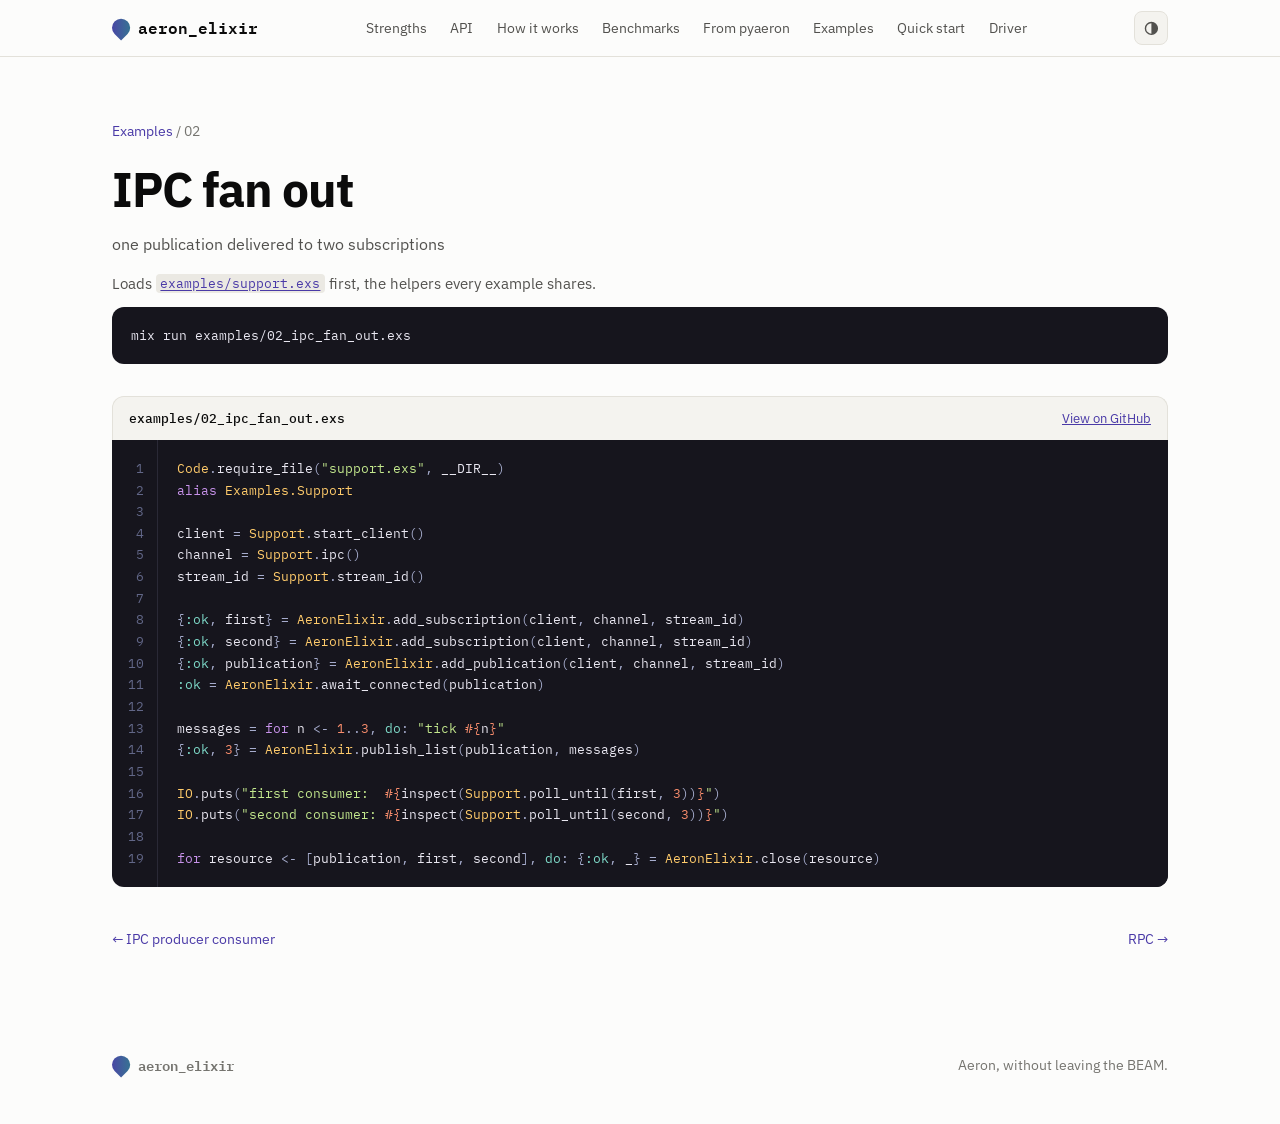
<file: docs/examples/02_ipc_fan_out.html>
<!DOCTYPE html>
<html lang="en">
  <head>
    <meta charset="utf-8">
    <meta name="viewport" content="width=device-width, initial-scale=1">
    <title>IPC fan out · aeron_elixir</title>
    <meta name="description" content="one publication delivered to two subscriptions">
    <link rel="icon" href="data:image/svg+xml,%3Csvg%20xmlns%3D%22http%3A%2F%2Fwww.w3.org%2F2000%2Fsvg%22%20viewBox%3D%220%200%2032%2032%22%3E%3Cpath%20d%3D%22M16%204a12%2012%200%201%201-12%2012V4z%22%20fill%3D%22%234a3aa7%22%2F%3E%3C%2Fsvg%3E">
    <link rel="preconnect" href="https://fonts.googleapis.com">
    <link rel="preconnect" href="https://fonts.gstatic.com" crossorigin>
    <link rel="stylesheet" href="https://fonts.googleapis.com/css2?family=IBM+Plex+Mono:wght@400;500&family=IBM+Plex+Sans:wght@400;500;600;700&display=swap">
    <script>(function () {
  var key = "aeron-elixir-theme";
  function apply(choice) {
    var root = document.documentElement;
    if (choice === "light" || choice === "dark") { root.setAttribute("data-theme", choice); }
    else { root.removeAttribute("data-theme"); }
  }
  window.aeronSetTheme = function (choice) {
    try { window.localStorage.setItem(key, choice); } catch (error) {}
    apply(choice);
  };
  var stored = "auto";
  try { stored = window.localStorage.getItem(key) || "auto"; } catch (error) {}
  apply(stored);
})();
</script>
    <style>:root {
  color-scheme: light;
  --surface: #fcfcfb;
  --surface-2: #f4f3ef;
  --surface-3: #ebe9e3;
  --ink: #0b0b0b;
  --ink-2: #52514e;
  --ink-3: #75746f;
  --rule: #e3e1da;
  --accent: #4a3aa7;
  --accent-soft: #ece9fb;
  --fam-elixir: #4a3aa7;
  --fam-native: #1baf7a;
  --fam-python: #eb6834;
  --fam-other: #b9b7af;
  --code-bg: #16151d;
  --code-ink: #e9e7f1;
  --shadow: 0 1px 2px rgb(0 0 0 / 0.04), 0 8px 24px rgb(0 0 0 / 0.06);
}
@media (prefers-color-scheme: dark) {
  :root:not([data-theme="light"]) {
    color-scheme: dark;
    --surface: #1a1a19;
    --surface-2: #212120;
    --surface-3: #2b2b29;
    --ink: #ffffff;
    --ink-2: #c3c2b7;
    --ink-3: #9a998f;
    --rule: #33332f;
    --accent: #9085e9;
    --accent-soft: #29254a;
    --fam-elixir: #9085e9;
    --fam-native: #199e70;
    --fam-python: #d95926;
    --fam-other: #5d5c56;
    --code-bg: #121116;
    --shadow: 0 1px 2px rgb(0 0 0 / 0.3), 0 8px 24px rgb(0 0 0 / 0.35);
  }
}
:root[data-theme="dark"] {
  color-scheme: dark;
  --surface: #1a1a19;
  --surface-2: #212120;
  --surface-3: #2b2b29;
  --ink: #ffffff;
  --ink-2: #c3c2b7;
  --ink-3: #9a998f;
  --rule: #33332f;
  --accent: #9085e9;
  --accent-soft: #29254a;
  --fam-elixir: #9085e9;
  --fam-native: #199e70;
  --fam-python: #d95926;
  --fam-other: #5d5c56;
  --code-bg: #121116;
  --shadow: 0 1px 2px rgb(0 0 0 / 0.3), 0 8px 24px rgb(0 0 0 / 0.35);
}
* { box-sizing: border-box; }
html { scroll-behavior: smooth; scroll-padding-top: 4.5rem; }
body {
  margin: 0;
  background: var(--surface);
  color: var(--ink);
  font: 400 16px/1.6 "IBM Plex Sans", system-ui, sans-serif;
  -webkit-font-smoothing: antialiased;
}
code, pre, .step, .eyebrow, .bar-value, .tile-value, .example-file {
  font-family: "IBM Plex Mono", ui-monospace, monospace;
}
a { color: inherit; }
button { font: inherit; color: inherit; }
h1, h2, h3 { margin: 0; letter-spacing: -0.02em; line-height: 1.15; }
h1 { font-size: clamp(2.4rem, 6vw, 4.4rem); font-weight: 700; max-width: 14ch; }
h2 { font-size: clamp(1.7rem, 3.4vw, 2.5rem); font-weight: 600; max-width: 22ch; }
h3 { font-size: 1.1rem; font-weight: 600; }
p { margin: 0; }
:not(pre) > code {
  font-size: 0.86em;
  background: var(--surface-3);
  padding: 0.1em 0.35em;
  border-radius: 4px;
}
.wrap { max-width: 1120px; margin: 0 auto; padding: 0 16px; }
@media (min-width: 720px) { .wrap { padding: 0 32px; } }

.nav {
  position: sticky; top: 0; z-index: 10;
  background: color-mix(in srgb, var(--surface) 86%, transparent);
  backdrop-filter: blur(12px);
  border-bottom: 1px solid var(--rule);
}
.nav-inner { display: flex; align-items: center; justify-content: space-between; gap: 1rem; height: 3.5rem; }
.nav nav { position: relative; display: flex; align-items: center; gap: 0.15rem; overflow-x: auto; scrollbar-width: none; font-size: 0.9rem; }
.nav nav a {
  position: relative; z-index: 1; text-decoration: none; color: var(--ink-2); white-space: nowrap;
  padding: 0.3rem 0.65rem; border-radius: 999px; transition: color 0.25s ease;
}
.nav nav a:hover { color: var(--ink); }
.nav nav a[aria-current="location"] { color: var(--accent); }
.nav-marker {
  position: absolute; left: 0; top: 50%; height: 1.9rem; margin-top: -0.95rem; width: 0;
  border-radius: 999px; pointer-events: none; opacity: 0;
  background: var(--accent-soft);
  box-shadow: inset 0 0 0 1px color-mix(in srgb, var(--accent) 28%, transparent);
}
.nav nav.has-marker .nav-marker { opacity: 1; }
.nav nav.marker-ready .nav-marker {
  transition: transform 0.38s cubic-bezier(0.2, 0.75, 0.25, 1), width 0.38s cubic-bezier(0.2, 0.75, 0.25, 1), opacity 0.2s ease;
}
@media (prefers-reduced-motion: reduce) {
  .nav nav a, .nav nav.marker-ready .nav-marker { transition: none; }
}
@media (max-width: 1080px) { .nav nav { display: none; } }
.theme-menu { position: relative; flex: none; }
.theme-toggle {
  display: inline-grid; place-items: center; width: 2.1rem; height: 2.1rem; padding: 0; cursor: pointer;
  border: 1px solid var(--rule); border-radius: 8px; background: var(--surface-2); color: var(--ink-2);
  transition: color 0.2s ease, border-color 0.2s ease;
}
.theme-toggle:hover, .theme-toggle[aria-expanded="true"] { color: var(--ink); border-color: color-mix(in srgb, var(--accent) 45%, var(--rule)); }
.theme-toggle:focus-visible { outline: 2px solid var(--accent); outline-offset: 2px; }
.theme-icon { width: 1.05rem; height: 1.05rem; flex: none; }
.theme-toggle .theme-icon { display: none; }
:root:not([data-theme]) .theme-toggle .theme-icon-auto,
:root[data-theme="light"] .theme-toggle .theme-icon-light,
:root[data-theme="dark"] .theme-toggle .theme-icon-dark { display: block; }
.theme-options {
  position: absolute; right: 0; top: calc(100% + 0.45rem); min-width: 9.5rem; padding: 0.3rem;
  display: grid; gap: 2px; background: var(--surface); border: 1px solid var(--rule); border-radius: 10px; box-shadow: var(--shadow);
}
.theme-options[hidden] { display: none; }
.theme-options button {
  display: flex; align-items: center; gap: 0.6rem; width: 100%; border: 0; background: none; cursor: pointer;
  padding: 0.45rem 0.6rem; border-radius: 6px; font-size: 0.85rem; color: var(--ink-2); text-align: left;
}
.theme-options button:hover, .theme-options button:focus-visible { background: var(--surface-2); color: var(--ink); outline: none; }
.theme-options button[aria-checked="true"] { color: var(--accent); }
.theme-check { margin-left: auto; width: 0.95rem; height: 0.95rem; visibility: hidden; }
.theme-options button[aria-checked="true"] .theme-check { visibility: visible; }
.brand { display: inline-flex; align-items: center; gap: 0.55rem; font-weight: 600; text-decoration: none; font-family: "IBM Plex Mono", monospace; }
.mark {
  width: 1.1rem; height: 1.1rem; border-radius: 50% 50% 50% 0;
  background: linear-gradient(135deg, var(--accent), color-mix(in srgb, var(--accent) 45%, var(--fam-native)));
  transform: rotate(-45deg);
}

.eyebrow { font-size: 0.78rem; letter-spacing: 0.12em; text-transform: uppercase; color: var(--accent); margin-bottom: 0.9rem; font-weight: 500; }
.step { font-size: 0.75rem; letter-spacing: 0.08em; color: var(--accent); font-weight: 500; margin-bottom: 0.6rem; display: block; }
.sub { color: var(--ink-2); margin-top: 0.9rem; max-width: 60ch; }
.sub.small { font-size: 0.9rem; margin: 0.8rem 0 0.5rem; }
.fine { color: var(--ink-3); font-size: 0.82rem; margin-top: 0.8rem; }

.hero { padding-top: clamp(3rem, 9vw, 6.5rem); padding-bottom: 4rem; }
.lead { font-size: clamp(1.05rem, 1.8vw, 1.25rem); color: var(--ink-2); max-width: 60ch; margin-top: 1.4rem; }
.pills { list-style: none; padding: 0; margin: 1.6rem 0 0; display: flex; flex-wrap: wrap; gap: 0.5rem; }
.pills li { font-size: 0.85rem; padding: 0.3rem 0.75rem; border: 1px solid var(--rule); border-radius: 999px; color: var(--ink-2); background: var(--surface-2); }
.tiles { display: grid; grid-template-columns: repeat(auto-fit, minmax(220px, 1fr)); gap: 1px; margin-top: 3rem; background: var(--rule); border: 1px solid var(--rule); border-radius: 14px; overflow: hidden; }
.tile { background: var(--surface); padding: 1.4rem 1.4rem 1.3rem; }
.tile-value { font-size: clamp(2rem, 4vw, 2.6rem); font-weight: 500; letter-spacing: -0.03em; color: var(--accent); line-height: 1.1; }
.tile-label { margin-top: 0.6rem; font-size: 0.92rem; font-weight: 500; }
.tile-detail { margin-top: 0.25rem; font-size: 0.85rem; color: var(--ink-3); }

.band { background: var(--surface-2); border-top: 1px solid var(--rule); border-bottom: 1px solid var(--rule); padding: clamp(3.5rem, 7vw, 5.5rem) 0; }
.section { padding-top: clamp(3.5rem, 7vw, 5.5rem); padding-bottom: clamp(3.5rem, 7vw, 5.5rem); }
.grid { display: grid; gap: 1rem; margin-top: 2.2rem; }
.grid.three { grid-template-columns: repeat(auto-fit, minmax(260px, 1fr)); }
.grid.two { grid-template-columns: repeat(auto-fit, minmax(300px, 1fr)); gap: 2rem; }
.card { background: var(--surface); border: 1px solid var(--rule); border-radius: 12px; padding: 1.4rem; color: var(--ink-2); font-size: 0.95rem; }

.api { display: grid; gap: 2.5rem; margin-top: 2.5rem; }
.api-step { display: grid; gap: 0.4rem; grid-template-columns: minmax(0, 1fr); }
.api-step .code { margin-top: 0.9rem; }
.ticks { margin: 0.8rem 0 0; padding: 0; list-style: none; color: var(--ink-2); font-size: 0.95rem; display: grid; gap: 0.5rem; }
.ticks li { padding-left: 1.2rem; position: relative; }
.ticks li::before { content: ""; position: absolute; left: 0; top: 0.62em; width: 0.45rem; height: 0.45rem; border-radius: 2px; background: var(--accent); }

.code { min-width: 0; }
.code pre, pre.shell {
  margin: 0; background: var(--code-bg); color: var(--code-ink); border-radius: 12px;
  padding: 1.1rem 1.2rem; overflow-x: auto; font-size: 0.82rem; line-height: 1.65;
}
pre.shell { margin-top: 0.75rem; }
.code .k, .code .kd, .code .kn { color: #c792ea; }
.code .ss, .code .sa, .code .no, .code .na { color: #7fdbca; }
.code .s, .code .s1, .code .s2, .code .sx, .code .sh { color: #c3e88d; }
.code .se, .code .si { color: #f78c6c; }
.code .nc, .code .nn { color: #ffcb6b; }
.code .nf, .code .fm { color: #82aaff; }
.code .m, .code .mi, .code .mf { color: #f78c6c; }
.code .o, .code .p, .code .pi { color: #a6accd; }
.code .c, .code .c1 { color: #7a7f99; font-style: italic; }

.flow { display: grid; gap: 1rem; margin-top: 2.2rem; grid-template-columns: 1fr; }
@media (min-width: 860px) { .flow { grid-template-columns: repeat(3, 1fr); gap: 2.4rem; } }
.flow-step { position: relative; color: var(--ink-2); font-size: 0.95rem; padding-top: 1rem; border-top: 2px solid var(--ink); }
@media (min-width: 860px) {
  .flow-step:not(:last-child)::after {
    content: "→"; position: absolute; right: -1.75rem; top: -0.95rem; color: var(--ink-3);
    font-family: "IBM Plex Mono", monospace; background: var(--surface-2); padding: 0 0.25rem;
  }
}
.term { display: grid; grid-template-columns: repeat(3, 1fr); gap: 6px; margin-top: 2.5rem; }
.partition { position: relative; height: 3rem; background: var(--surface); border: 1px solid var(--rule); border-radius: 8px; display: flex; gap: 2px; padding: 5px; }
.partition.active { border-color: var(--accent); }
.frame { flex: 0 0 9%; border-radius: 3px; }
.frame.wide { flex-basis: 16%; }
.frame.read { background: var(--surface-3); }
.frame.unread { background: var(--fam-elixir); }
.frame.pad { flex: 1; background: repeating-linear-gradient(135deg, var(--surface-3) 0 4px, transparent 4px 8px); }
.term { margin-bottom: 1.6rem; padding-top: 1.6rem; }
.marker { position: relative; flex: 0 0 2px; margin: -9px 0; background: currentColor; color: var(--ink-3); border-radius: 1px; }
.marker > span { position: absolute; left: -2px; font: 500 0.7rem "IBM Plex Mono", monospace; white-space: nowrap; }
.marker.position > span { top: calc(100% + 0.3rem); }
.marker.tail { color: var(--accent); }
.marker.tail > span { bottom: calc(100% + 0.3rem); }
.notes { margin-top: 3.5rem; }
#driver .code { margin-top: 2rem; }
.notes p { color: var(--ink-2); margin-top: 0.6rem; font-size: 0.95rem; }

.compare { position: relative; display: flex; flex-wrap: wrap; align-items: center; gap: 0.45rem; margin-top: 2rem; font-size: 0.85rem; color: var(--ink-3); }
.compare-label { margin: 0 0.15rem; }
.chip {
  display: inline-flex; align-items: center; gap: 0.45rem; padding: 0.22rem 0.4rem 0.22rem 0.65rem;
  border: 1px solid var(--rule); border-radius: 999px; background: var(--surface); color: var(--ink); font-size: 0.82rem; line-height: 1.4;
}
.chip .swatch { margin: 0; }
.chip-fixed { padding-right: 0.7rem; font-weight: 600; }
button.chip { cursor: pointer; transition: border-color 0.2s ease; }
button.chip:hover, button.chip:focus-visible { border-color: color-mix(in srgb, var(--accent) 45%, var(--rule)); outline: none; }
.chip-remove { display: inline-grid; place-items: center; width: 1.1rem; height: 1.1rem; border-radius: 999px; color: var(--ink-3); }
button.chip:hover .chip-remove, button.chip:focus-visible .chip-remove { background: var(--surface-3); color: var(--ink); }
.chip-remove svg { width: 0.7rem; height: 0.7rem; }
.chip[hidden] { display: none; }
.compare-add { display: contents; }
.compare-toggle {
  border: 1px dashed color-mix(in srgb, var(--ink-3) 55%, transparent); border-radius: 999px; background: none; cursor: pointer;
  padding: 0.22rem 0.75rem; font-size: 0.82rem; line-height: 1.4; color: var(--ink-2); transition: color 0.2s ease, border-color 0.2s ease;
}
.compare-toggle:hover, .compare-toggle[aria-expanded="true"] { color: var(--accent); border-color: var(--accent); }
.compare-toggle:focus-visible { outline: 2px solid var(--accent); outline-offset: 2px; }
.compare-options {
  position: absolute; left: 0; top: calc(100% + 0.45rem); z-index: 5; min-width: 17rem; max-width: 100%; padding: 0.35rem;
  display: grid; gap: 2px; background: var(--surface); border: 1px solid var(--rule); border-radius: 10px; box-shadow: var(--shadow);
}
.compare-options[hidden] { display: none; }
.compare-option { display: flex; align-items: center; gap: 0.6rem; padding: 0.4rem 0.55rem; border-radius: 6px; cursor: pointer; color: var(--ink); }
.compare-option:hover, .compare-option:focus-within { background: var(--surface-2); }
.compare-option input { accent-color: var(--accent); margin: 0; }
.compare-option .swatch { margin: 0; }
.compare-option-variant { margin-left: auto; padding-left: 0.8rem; font-size: 0.75rem; color: var(--ink-3); white-space: nowrap; }
@media (max-width: 560px) { .compare-option-variant { display: none; } }
.compare-shortcuts { display: flex; gap: 1rem; padding: 0.45rem 0.55rem 0.25rem; margin-top: 0.2rem; border-top: 1px solid var(--rule); }
.compare-shortcuts button { border: 0; background: none; padding: 0; cursor: pointer; font-size: 0.8rem; color: var(--accent); }
.compare-shortcuts button:hover { text-decoration: underline; text-underline-offset: 3px; }
.bar-row[hidden], .data tr[hidden], .legend li[hidden] { display: none; }
.tabs { display: flex; gap: 0.25rem; margin-top: 2.2rem; border-bottom: 1px solid var(--rule); overflow-x: auto; scrollbar-width: none; }
.tabs button {
  background: none; border: 0; padding: 0.7rem 0.9rem; cursor: pointer; color: var(--ink-3);
  border-bottom: 2px solid transparent; margin-bottom: -1px; white-space: nowrap; font-weight: 500;
}
.tabs button[aria-selected="true"] { color: var(--ink); border-bottom-color: var(--accent); }
.panel { padding-top: 1.5rem; }
.controls { display: flex; flex-wrap: wrap; align-items: center; gap: 0.8rem 1.6rem; }
.control { display: flex; align-items: center; gap: 0.6rem; flex-wrap: wrap; }
.control-label { font-size: 0.8rem; color: var(--ink-3); }
.segmented { display: inline-flex; background: var(--surface-2); border: 1px solid var(--rule); border-radius: 8px; padding: 2px; flex-wrap: wrap; }
.segmented button { border: 0; background: none; padding: 0.3rem 0.65rem; border-radius: 6px; cursor: pointer; font-size: 0.85rem; color: var(--ink-2); }
.segmented button[aria-pressed="true"] { background: var(--surface); color: var(--ink); box-shadow: var(--shadow); }
.link { background: none; border: 0; padding: 0; cursor: pointer; color: var(--accent); font-size: 0.85rem; text-decoration: underline; text-underline-offset: 3px; margin-left: auto; }
.chart-head { display: flex; flex-wrap: wrap; justify-content: space-between; align-items: baseline; gap: 0.6rem 1.5rem; margin: 1.8rem 0 1rem; }
.chart-head h3 { font-size: 1rem; }
.legend { list-style: none; margin: 0; padding: 0; display: flex; flex-wrap: wrap; gap: 0.4rem 1rem; font-size: 0.82rem; color: var(--ink-2); }
.legend li { display: inline-flex; align-items: center; gap: 0.4rem; }
.swatch { display: inline-block; width: 0.7rem; height: 0.7rem; border-radius: 3px; background: var(--fam); margin-right: 0.45rem; vertical-align: -0.05rem; }
.legend .swatch { margin-right: 0; }
.fam-elixir { --fam: var(--fam-elixir); }
.fam-python { --fam: var(--fam-python); }
.fam-native { --fam: var(--fam-native); }
.fam-other { --fam: var(--fam-other); }

.bars { list-style: none; margin: 0; padding: 0; display: grid; gap: 2px; }
.bar-row { position: relative; display: grid; grid-template-columns: minmax(0, 15rem) minmax(0, 1fr); gap: 1rem; align-items: center; padding: 0.35rem 0.4rem; border-radius: 8px; outline: none; }
.bar-row:hover, .bar-row:focus-visible { background: var(--surface-2); }
.bar-row.fam-elixir .bar-name { font-weight: 600; }
.bar-label { display: flex; flex-direction: column; line-height: 1.3; min-width: 0; }
.bar-name { font-size: 0.9rem; }
.bar-variant { font-size: 0.76rem; color: var(--ink-3); white-space: nowrap; overflow: hidden; text-overflow: ellipsis; }
.bar-track { display: flex; align-items: center; gap: 0.5rem; min-width: 0; }
.bar { display: block; height: 20px; min-width: 3px; background: var(--fam); border-radius: 0 4px 4px 0; transition: width 280ms ease; }
.bar-value { font-size: 0.82rem; color: var(--ink); white-space: nowrap; font-variant-numeric: tabular-nums; }
@media (max-width: 640px) {
  .bar-row { grid-template-columns: 1fr; gap: 0.25rem; }
}
.tip {
  display: none; position: absolute; z-index: 5; right: 0.5rem; bottom: calc(100% - 0.3rem);
  background: var(--surface); border: 1px solid var(--rule); border-radius: 10px; box-shadow: var(--shadow);
  padding: 0.7rem 0.85rem; min-width: 14rem; font-size: 0.82rem; pointer-events: none;
}
.bar-row:hover .tip, .bar-row:focus-visible .tip { display: block; }
.tip-variant { display: block; color: var(--ink-3); font-size: 0.76rem; margin-bottom: 0.4rem; }
.tip dl { margin: 0; display: grid; gap: 0.15rem; }
.tip dl div { display: flex; justify-content: space-between; gap: 1.5rem; }
.tip dt { color: var(--ink-2); }
.tip dd { margin: 0; font-family: "IBM Plex Mono", monospace; font-variant-numeric: tabular-nums; }
.versus { margin-top: 1.2rem; padding: 0.8rem 1rem; border-left: 3px solid var(--accent); background: var(--accent-soft); border-radius: 0 8px 8px 0; font-size: 0.92rem; }
.method { color: var(--ink-2); font-size: 0.88rem; margin-top: 1.2rem; max-width: 80ch; }
.table-scroll { overflow-x: auto; }
.data { width: 100%; border-collapse: collapse; font-size: 0.86rem; }
.data th, .data td { text-align: right; padding: 0.5rem 0.75rem; border-bottom: 1px solid var(--rule); white-space: nowrap; font-variant-numeric: tabular-nums; }
.data th:nth-child(-n+2), .data td:nth-child(-n+2) { text-align: left; }
.data th { color: var(--ink-3); font-weight: 500; font-size: 0.78rem; }
.data td:nth-child(2) { color: var(--ink-3); }

.mapping { margin-top: 2.2rem; border: 1px solid var(--rule); border-radius: 12px; overflow: hidden; background: var(--surface); }
.mapping-row { display: grid; grid-template-columns: 1fr 1fr; gap: 1.5rem; padding: 0.7rem 1.1rem; border-top: 1px solid var(--rule); font-size: 0.88rem; color: var(--ink-2); }
.mapping-row:first-child { border-top: 0; }
.mapping-row.head { font-size: 0.75rem; letter-spacing: 0.08em; text-transform: uppercase; color: var(--ink-3); background: var(--surface-2); font-family: "IBM Plex Mono", monospace; }
@media (max-width: 640px) { .mapping-row { grid-template-columns: 1fr; gap: 0.3rem; } }

.example {
  text-align: left; display: flex; flex-direction: column; gap: 0.5rem; cursor: pointer;
  background: var(--surface); border: 1px solid var(--rule); border-radius: 12px; padding: 1.2rem;
  transition: border-color 160ms ease, transform 160ms ease;
}
.example:hover { border-color: var(--accent); transform: translateY(-1px); }
.example[aria-expanded="true"] { border-color: var(--accent); box-shadow: var(--shadow); }
.example .step { margin: 0; }
.example-shows { font-size: 0.9rem; color: var(--ink-2); flex: 1; }
.example-file { font-size: 0.75rem; color: var(--ink-3); }
.start { display: grid; grid-template-columns: minmax(0, 1fr); gap: 2.2rem; margin-top: 2.2rem; }

.footer { display: flex; justify-content: space-between; flex-wrap: wrap; gap: 1rem; padding-top: 2.5rem; padding-bottom: 3rem; color: var(--ink-3); font-size: 0.88rem; }
.crumbs { font-size: 0.85rem; color: var(--ink-3); margin-bottom: 1.2rem; }
.crumbs a { color: var(--accent); text-decoration: none; }
.example-page { padding-top: clamp(2.5rem, 6vw, 4rem); padding-bottom: 4rem; }
.example-page h1 { font-size: clamp(2rem, 5vw, 3rem); max-width: none; }
.listing-head { display: flex; flex-wrap: wrap; align-items: center; justify-content: space-between; gap: 0.5rem 1rem; margin-top: 2rem; padding: 0.7rem 1rem; background: var(--surface-2); border: 1px solid var(--rule); border-bottom: 0; border-radius: 12px 12px 0 0; font-size: 0.82rem; }
.listing-head .file { font-family: "IBM Plex Mono", monospace; font-weight: 500; }
.origin { color: var(--ink-3); }
.origin a { color: var(--accent); }
.listing { display: grid; grid-template-columns: auto minmax(0, 1fr); background: var(--code-bg); border-radius: 0 0 12px 12px; overflow: hidden; }
.gutter { margin: 0; padding: 1.1rem 0.8rem 1.1rem 1rem; text-align: right; color: #626788; user-select: none; font: 400 0.82rem/1.65 "IBM Plex Mono", monospace; border-right: 1px solid #2a2936; }
.listing .code pre { border-radius: 0; }
.run { margin-top: 1.4rem; }
.requires { color: var(--ink-2); font-size: 0.92rem; margin-top: 0.9rem; }
.requires a { color: var(--accent); }
.pager { display: flex; justify-content: space-between; gap: 1rem; margin-top: 2.5rem; flex-wrap: wrap; }
.pager a { color: var(--accent); text-decoration: none; font-size: 0.9rem; }
a.example { text-decoration: none; color: inherit; }
[hidden] { display: none !important; }
.explorer .chart-table, .explorer.show-table .bars { display: none; }
.explorer.show-table .chart-table { display: block; }
.explorer .when-table, .explorer.show-table .when-chart { display: none; }
.explorer.show-table .when-table { display: inline; }
.listing-head a { color: var(--accent); }
.compare + .tabs { margin-top: 1.1rem; }
</style>
  </head>
  <body>
    <header class="nav">
  <div class="wrap nav-inner">
    <a href="../index.html#top" class="brand"><span class="mark" aria-hidden="true"></span>aeron_elixir</a>
    <nav aria-label="Sections">
      <a href="../index.html#strengths" data-section="strengths">Strengths</a><a href="../index.html#api" data-section="api">API</a><a href="../index.html#log" data-section="log">How it works</a><a href="../index.html#benchmarks" data-section="benchmarks">Benchmarks</a><a href="../index.html#pyaeron" data-section="pyaeron">From pyaeron</a><a href="../index.html#examples" data-section="examples">Examples</a><a href="../index.html#start" data-section="start">Quick start</a><a href="../index.html#driver" data-section="driver">Driver</a>
    </nav>
    <div class="theme-menu" data-theme-menu>
      <button type="button" class="theme-toggle" aria-haspopup="menu" aria-expanded="false" aria-controls="theme-options" aria-label="Colour theme" title="Colour theme">
        <svg class="theme-icon theme-icon-auto" viewBox="0 0 24 24" fill="none" stroke="currentColor" stroke-width="2" aria-hidden="true"><circle cx="12" cy="12" r="8.5"></circle><path d="M12 3.5a8.5 8.5 0 0 1 0 17z" fill="currentColor" stroke="none"></path></svg><svg class="theme-icon theme-icon-light" viewBox="0 0 24 24" fill="none" stroke="currentColor" stroke-width="2" stroke-linecap="round" aria-hidden="true"><circle cx="12" cy="12" r="4"></circle><path d="M12 2.5v2M12 19.5v2M2.5 12h2M19.5 12h2M5.3 5.3l1.4 1.4M17.3 17.3l1.4 1.4M5.3 18.7l1.4-1.4M17.3 6.7l1.4-1.4"></path></svg><svg class="theme-icon theme-icon-dark" viewBox="0 0 24 24" fill="none" stroke="currentColor" stroke-width="2" stroke-linejoin="round" aria-hidden="true"><path d="M20 14.5A8.5 8.5 0 0 1 9.5 4a8.5 8.5 0 1 0 10.5 10.5z"></path></svg>
      </button>
      <div class="theme-options" id="theme-options" role="menu" aria-label="Colour theme" hidden>
        <button type="button" role="menuitemradio" aria-checked="false" data-theme-choice="auto">
          <svg class="theme-icon theme-icon-auto" viewBox="0 0 24 24" fill="none" stroke="currentColor" stroke-width="2" aria-hidden="true"><circle cx="12" cy="12" r="8.5"></circle><path d="M12 3.5a8.5 8.5 0 0 1 0 17z" fill="currentColor" stroke="none"></path></svg>Auto
          <svg class="theme-check" viewBox="0 0 24 24" fill="none" stroke="currentColor" stroke-width="2.4" stroke-linecap="round" stroke-linejoin="round" aria-hidden="true"><polyline points="20 6 9 17 4 12"></polyline></svg>
        </button><button type="button" role="menuitemradio" aria-checked="false" data-theme-choice="light">
          <svg class="theme-icon theme-icon-light" viewBox="0 0 24 24" fill="none" stroke="currentColor" stroke-width="2" stroke-linecap="round" aria-hidden="true"><circle cx="12" cy="12" r="4"></circle><path d="M12 2.5v2M12 19.5v2M2.5 12h2M19.5 12h2M5.3 5.3l1.4 1.4M17.3 17.3l1.4 1.4M5.3 18.7l1.4-1.4M17.3 6.7l1.4-1.4"></path></svg>Light
          <svg class="theme-check" viewBox="0 0 24 24" fill="none" stroke="currentColor" stroke-width="2.4" stroke-linecap="round" stroke-linejoin="round" aria-hidden="true"><polyline points="20 6 9 17 4 12"></polyline></svg>
        </button><button type="button" role="menuitemradio" aria-checked="false" data-theme-choice="dark">
          <svg class="theme-icon theme-icon-dark" viewBox="0 0 24 24" fill="none" stroke="currentColor" stroke-width="2" stroke-linejoin="round" aria-hidden="true"><path d="M20 14.5A8.5 8.5 0 0 1 9.5 4a8.5 8.5 0 1 0 10.5 10.5z"></path></svg>Dark
          <svg class="theme-check" viewBox="0 0 24 24" fill="none" stroke="currentColor" stroke-width="2.4" stroke-linecap="round" stroke-linejoin="round" aria-hidden="true"><polyline points="20 6 9 17 4 12"></polyline></svg>
        </button>
      </div>
    </div>
  </div>
</header>
    
  <main class="wrap example-page">
    <p class="crumbs">
      <a href="../index.html#examples">Examples</a> / 02
    </p>
    <h1>IPC fan out</h1>
    <p class="sub"><span>one publication delivered to two subscriptions</span></p>

    <p class="requires">
      Loads <a href="support.html"><code>examples/support.exs</code></a> first, the helpers every example shares.
    </p>
    

    <pre class="shell run"><code>mix run examples/02_ipc_fan_out.exs</code></pre>

    <div class="listing-head">
      <span class="file">examples/02_ipc_fan_out.exs</span>
      <a href="https://github.com/jaman/aeron_elixir/blob/main/examples/02_ipc_fan_out.exs">View on GitHub</a>
    </div>
    <div class="listing">
      <pre class="gutter" aria-hidden="true">1
2
3
4
5
6
7
8
9
10
11
12
13
14
15
16
17
18
19</pre>
      <div class="code"><pre class="highlight"><code><span class="nc">Code</span><span class="o">.</span><span class="n">require_file</span><span class="p" data-group-id="g105348684-1">(</span><span class="s">&quot;support.exs&quot;</span><span class="p">,</span><span class="w"> </span><span class="bp">__DIR__</span><span class="p" data-group-id="g105348684-1">)</span><span class="w">
</span><span class="kn">alias</span><span class="w"> </span><span class="nc">Examples.Support</span><span class="w">

</span><span class="n">client</span><span class="w"> </span><span class="o">=</span><span class="w"> </span><span class="nc">Support</span><span class="o">.</span><span class="n">start_client</span><span class="p" data-group-id="g105348684-2">(</span><span class="p" data-group-id="g105348684-2">)</span><span class="w">
</span><span class="n">channel</span><span class="w"> </span><span class="o">=</span><span class="w"> </span><span class="nc">Support</span><span class="o">.</span><span class="n">ipc</span><span class="p" data-group-id="g105348684-3">(</span><span class="p" data-group-id="g105348684-3">)</span><span class="w">
</span><span class="n">stream_id</span><span class="w"> </span><span class="o">=</span><span class="w"> </span><span class="nc">Support</span><span class="o">.</span><span class="n">stream_id</span><span class="p" data-group-id="g105348684-4">(</span><span class="p" data-group-id="g105348684-4">)</span><span class="w">

</span><span class="p" data-group-id="g105348684-5">{</span><span class="ss">:ok</span><span class="p">,</span><span class="w"> </span><span class="n">first</span><span class="p" data-group-id="g105348684-5">}</span><span class="w"> </span><span class="o">=</span><span class="w"> </span><span class="nc">AeronElixir</span><span class="o">.</span><span class="n">add_subscription</span><span class="p" data-group-id="g105348684-6">(</span><span class="n">client</span><span class="p">,</span><span class="w"> </span><span class="n">channel</span><span class="p">,</span><span class="w"> </span><span class="n">stream_id</span><span class="p" data-group-id="g105348684-6">)</span><span class="w">
</span><span class="p" data-group-id="g105348684-7">{</span><span class="ss">:ok</span><span class="p">,</span><span class="w"> </span><span class="n">second</span><span class="p" data-group-id="g105348684-7">}</span><span class="w"> </span><span class="o">=</span><span class="w"> </span><span class="nc">AeronElixir</span><span class="o">.</span><span class="n">add_subscription</span><span class="p" data-group-id="g105348684-8">(</span><span class="n">client</span><span class="p">,</span><span class="w"> </span><span class="n">channel</span><span class="p">,</span><span class="w"> </span><span class="n">stream_id</span><span class="p" data-group-id="g105348684-8">)</span><span class="w">
</span><span class="p" data-group-id="g105348684-9">{</span><span class="ss">:ok</span><span class="p">,</span><span class="w"> </span><span class="n">publication</span><span class="p" data-group-id="g105348684-9">}</span><span class="w"> </span><span class="o">=</span><span class="w"> </span><span class="nc">AeronElixir</span><span class="o">.</span><span class="n">add_publication</span><span class="p" data-group-id="g105348684-10">(</span><span class="n">client</span><span class="p">,</span><span class="w"> </span><span class="n">channel</span><span class="p">,</span><span class="w"> </span><span class="n">stream_id</span><span class="p" data-group-id="g105348684-10">)</span><span class="w">
</span><span class="ss">:ok</span><span class="w"> </span><span class="o">=</span><span class="w"> </span><span class="nc">AeronElixir</span><span class="o">.</span><span class="n">await_connected</span><span class="p" data-group-id="g105348684-11">(</span><span class="n">publication</span><span class="p" data-group-id="g105348684-11">)</span><span class="w">

</span><span class="n">messages</span><span class="w"> </span><span class="o">=</span><span class="w"> </span><span class="k">for</span><span class="w"> </span><span class="n">n</span><span class="w"> </span><span class="o">&lt;-</span><span class="w"> </span><span class="mi">1</span><span class="o">..</span><span class="mi">3</span><span class="p">,</span><span class="w"> </span><span class="ss">do</span><span class="p">:</span><span class="w"> </span><span class="s">&quot;tick </span><span class="si" data-group-id="g105348684-12">#{</span><span class="n">n</span><span class="si" data-group-id="g105348684-12">}</span><span class="s">&quot;</span><span class="w">
</span><span class="p" data-group-id="g105348684-13">{</span><span class="ss">:ok</span><span class="p">,</span><span class="w"> </span><span class="mi">3</span><span class="p" data-group-id="g105348684-13">}</span><span class="w"> </span><span class="o">=</span><span class="w"> </span><span class="nc">AeronElixir</span><span class="o">.</span><span class="n">publish_list</span><span class="p" data-group-id="g105348684-14">(</span><span class="n">publication</span><span class="p">,</span><span class="w"> </span><span class="n">messages</span><span class="p" data-group-id="g105348684-14">)</span><span class="w">

</span><span class="nc">IO</span><span class="o">.</span><span class="n">puts</span><span class="p" data-group-id="g105348684-15">(</span><span class="s">&quot;first consumer:  </span><span class="si" data-group-id="g105348684-16">#{</span><span class="n">inspect</span><span class="p" data-group-id="g105348684-17">(</span><span class="nc">Support</span><span class="o">.</span><span class="n">poll_until</span><span class="p" data-group-id="g105348684-18">(</span><span class="n">first</span><span class="p">,</span><span class="w"> </span><span class="mi">3</span><span class="p" data-group-id="g105348684-18">)</span><span class="p" data-group-id="g105348684-17">)</span><span class="si" data-group-id="g105348684-16">}</span><span class="s">&quot;</span><span class="p" data-group-id="g105348684-15">)</span><span class="w">
</span><span class="nc">IO</span><span class="o">.</span><span class="n">puts</span><span class="p" data-group-id="g105348684-19">(</span><span class="s">&quot;second consumer: </span><span class="si" data-group-id="g105348684-20">#{</span><span class="n">inspect</span><span class="p" data-group-id="g105348684-21">(</span><span class="nc">Support</span><span class="o">.</span><span class="n">poll_until</span><span class="p" data-group-id="g105348684-22">(</span><span class="n">second</span><span class="p">,</span><span class="w"> </span><span class="mi">3</span><span class="p" data-group-id="g105348684-22">)</span><span class="p" data-group-id="g105348684-21">)</span><span class="si" data-group-id="g105348684-20">}</span><span class="s">&quot;</span><span class="p" data-group-id="g105348684-19">)</span><span class="w">

</span><span class="k">for</span><span class="w"> </span><span class="n">resource</span><span class="w"> </span><span class="o">&lt;-</span><span class="w"> </span><span class="p" data-group-id="g105348684-23">[</span><span class="n">publication</span><span class="p">,</span><span class="w"> </span><span class="n">first</span><span class="p">,</span><span class="w"> </span><span class="n">second</span><span class="p" data-group-id="g105348684-23">]</span><span class="p">,</span><span class="w"> </span><span class="ss">do</span><span class="p">:</span><span class="w"> </span><span class="p" data-group-id="g105348684-24">{</span><span class="ss">:ok</span><span class="p">,</span><span class="w"> </span><span class="bp">_</span><span class="p" data-group-id="g105348684-24">}</span><span class="w"> </span><span class="o">=</span><span class="w"> </span><span class="nc">AeronElixir</span><span class="o">.</span><span class="n">close</span><span class="p" data-group-id="g105348684-25">(</span><span class="n">resource</span><span class="p" data-group-id="g105348684-25">)</span><span class="w">
</span></code></pre></div>
    </div>

    <nav class="pager">
      <a href="01_ipc_producer_consumer.html">← IPC producer consumer</a>
      
      <a href="03_rpc.html">RPC →</a>
    </nav>
  </main>

    <footer class="wrap footer">
  <span class="brand"><span class="mark" aria-hidden="true"></span>aeron_elixir</span>
  <span>Aeron, without leaving the BEAM.</span>
</footer>
    <script>(function () {
  var reducedMotion = window.matchMedia("(prefers-reduced-motion: reduce)").matches;
  var bar = document.querySelector(".nav nav");
  if (bar) { followSections(bar); }
  themeMenu(document.querySelector("[data-theme-menu]"));

  function followSections(bar) {
    var entries = Array.prototype.slice.call(bar.querySelectorAll("a[data-section]"))
      .map(function (link) { return { link: link, section: document.getElementById(link.getAttribute("data-section")) }; })
      .filter(function (entry) { return entry.section; });
    if (entries.length === 0) { return; }

    var marker = document.createElement("span");
    marker.className = "nav-marker";
    marker.setAttribute("aria-hidden", "true");
    bar.insertBefore(marker, bar.firstChild);

    var header = document.querySelector(".nav");
    var current = null;
    var scheduled = false;

    function sectionInView() {
      var root = document.documentElement;
      if (window.innerHeight + window.scrollY >= root.scrollHeight - 2) { return entries[entries.length - 1]; }
      var line = header.offsetHeight + Math.round(window.innerHeight * 0.25);
      return entries.reduce(function (found, entry) {
        return entry.section.getBoundingClientRect().top <= line ? entry : found;
      }, null);
    }

    function placeMarker() {
      bar.classList.toggle("has-marker", current !== null);
      if (current === null) { return; }
      marker.style.width = current.link.offsetWidth + "px";
      marker.style.transform = "translateX(" + current.link.offsetLeft + "px)";
    }

    function keepVisible(link) {
      var left = link.offsetLeft;
      var right = left + link.offsetWidth;
      if (left < bar.scrollLeft || right > bar.scrollLeft + bar.clientWidth) {
        bar.scrollTo({ left: Math.max(0, left - 16), behavior: reducedMotion ? "auto" : "smooth" });
      }
    }

    function update() {
      scheduled = false;
      var next = sectionInView();
      if (next !== current) {
        if (current) { current.link.removeAttribute("aria-current"); }
        if (next) { next.link.setAttribute("aria-current", "location"); keepVisible(next.link); }
        current = next;
      }
      placeMarker();
    }

    function schedule() {
      if (!scheduled) { scheduled = true; window.requestAnimationFrame(update); }
    }

    window.addEventListener("scroll", schedule, { passive: true });
    window.addEventListener("resize", schedule);
    if (document.fonts && document.fonts.ready) { document.fonts.ready.then(schedule); }
    update();
    window.requestAnimationFrame(function () { bar.classList.add("marker-ready"); });
  }

  function themeMenu(menu) {
    if (!menu) { return; }
    var toggle = menu.querySelector(".theme-toggle");
    var list = menu.querySelector(".theme-options");
    var items = Array.prototype.slice.call(list.querySelectorAll("[data-theme-choice]"));

    function chosen() { return document.documentElement.getAttribute("data-theme") || "auto"; }

    function markChosen() {
      var choice = chosen();
      items.forEach(function (item) {
        item.setAttribute("aria-checked", String(item.getAttribute("data-theme-choice") === choice));
      });
    }

    function open() {
      markChosen();
      list.hidden = false;
      toggle.setAttribute("aria-expanded", "true");
      (items.find(function (item) { return item.getAttribute("aria-checked") === "true"; }) || items[0]).focus({ preventScroll: true });
    }

    function close(returnFocus) {
      if (list.hidden) { return; }
      list.hidden = true;
      toggle.setAttribute("aria-expanded", "false");
      if (returnFocus) { toggle.focus({ preventScroll: true }); }
    }

    function moveFocus(step) {
      var index = items.indexOf(document.activeElement);
      items[(index + step + items.length) % items.length].focus({ preventScroll: true });
    }

    toggle.addEventListener("click", function () { if (list.hidden) { open(); } else { close(false); } });

    items.forEach(function (item) {
      item.addEventListener("click", function () {
        window.aeronSetTheme(item.getAttribute("data-theme-choice"));
        markChosen();
        close(true);
      });
    });

    list.addEventListener("keydown", function (event) {
      var keys = {
        ArrowDown: function () { moveFocus(1); },
        ArrowUp: function () { moveFocus(-1); },
        Home: function () { items[0].focus({ preventScroll: true }); },
        End: function () { items[items.length - 1].focus({ preventScroll: true }); },
        Escape: function () { close(true); },
        Tab: function () { close(false); }
      };
      if (!keys[event.key]) { return; }
      if (event.key !== "Tab") { event.preventDefault(); }
      keys[event.key]();
    });

    document.addEventListener("click", function (event) {
      if (!menu.contains(event.target)) { close(false); }
    });

    markChosen();
  }
})();
</script>
    
  </body>
</html>
</file>
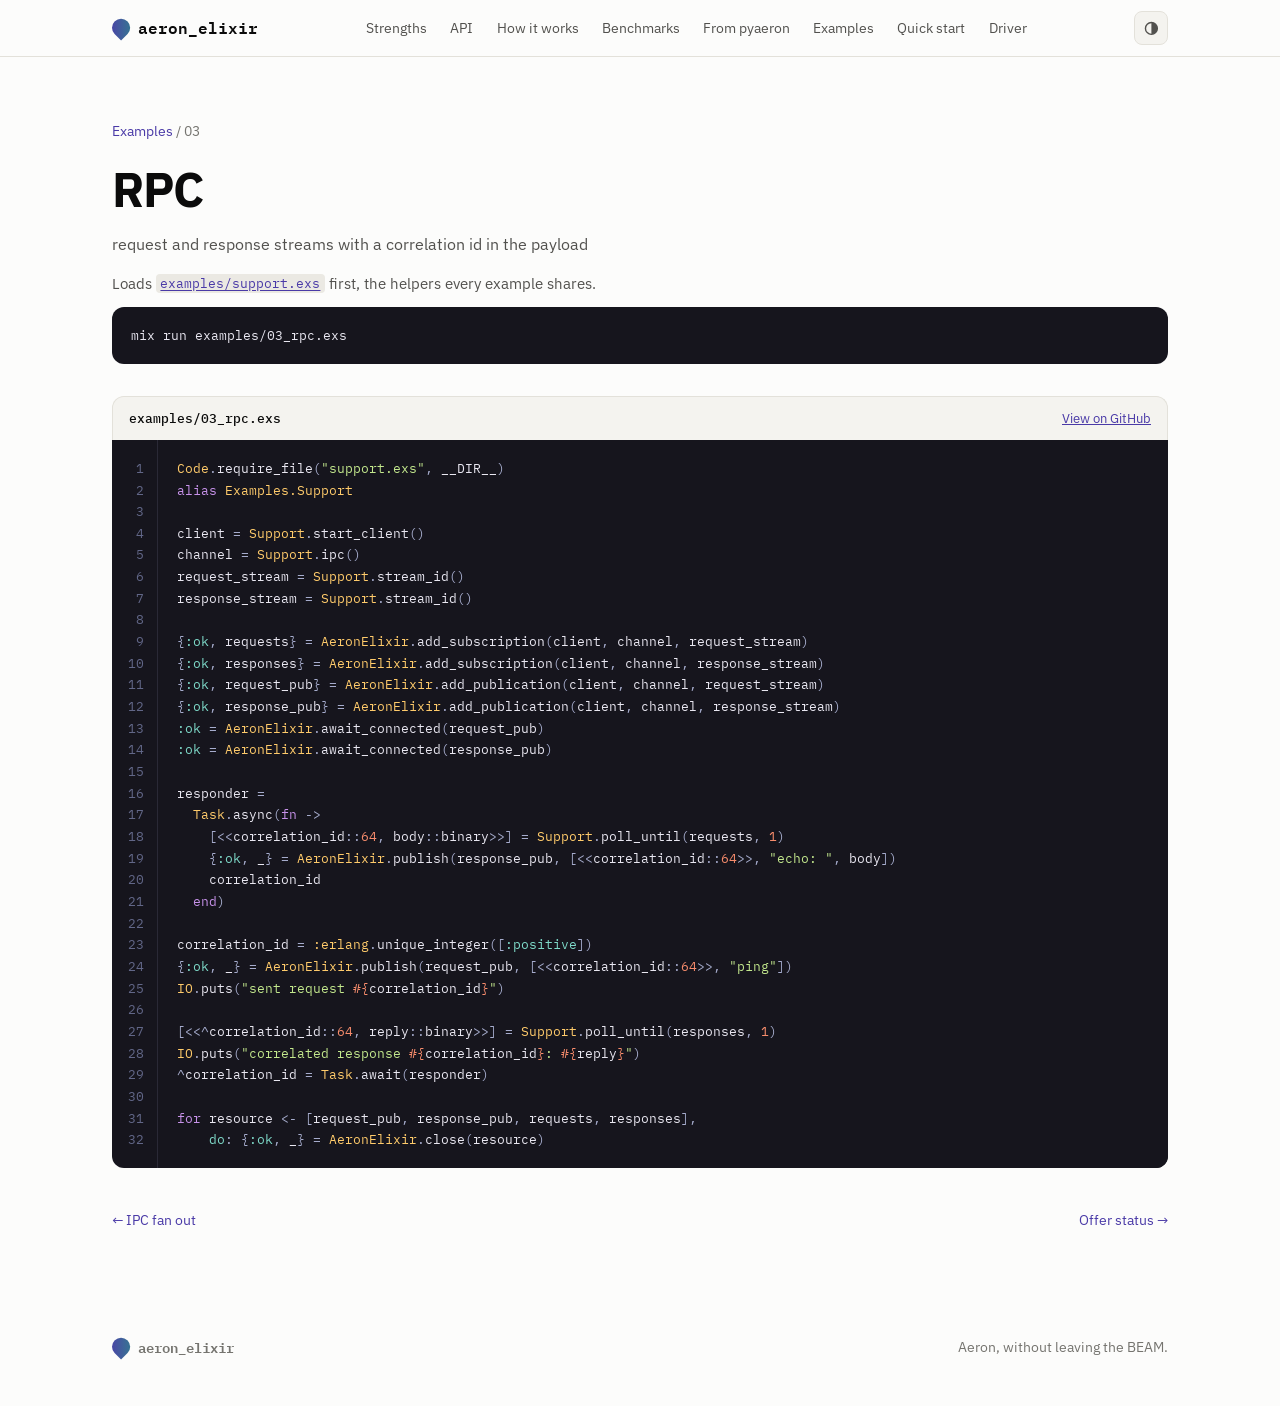
<file: docs/examples/03_rpc.html>
<!DOCTYPE html>
<html lang="en">
  <head>
    <meta charset="utf-8">
    <meta name="viewport" content="width=device-width, initial-scale=1">
    <title>RPC · aeron_elixir</title>
    <meta name="description" content="request and response streams with a correlation id in the payload">
    <link rel="icon" href="data:image/svg+xml,%3Csvg%20xmlns%3D%22http%3A%2F%2Fwww.w3.org%2F2000%2Fsvg%22%20viewBox%3D%220%200%2032%2032%22%3E%3Cpath%20d%3D%22M16%204a12%2012%200%201%201-12%2012V4z%22%20fill%3D%22%234a3aa7%22%2F%3E%3C%2Fsvg%3E">
    <link rel="preconnect" href="https://fonts.googleapis.com">
    <link rel="preconnect" href="https://fonts.gstatic.com" crossorigin>
    <link rel="stylesheet" href="https://fonts.googleapis.com/css2?family=IBM+Plex+Mono:wght@400;500&family=IBM+Plex+Sans:wght@400;500;600;700&display=swap">
    <script>(function () {
  var key = "aeron-elixir-theme";
  function apply(choice) {
    var root = document.documentElement;
    if (choice === "light" || choice === "dark") { root.setAttribute("data-theme", choice); }
    else { root.removeAttribute("data-theme"); }
  }
  window.aeronSetTheme = function (choice) {
    try { window.localStorage.setItem(key, choice); } catch (error) {}
    apply(choice);
  };
  var stored = "auto";
  try { stored = window.localStorage.getItem(key) || "auto"; } catch (error) {}
  apply(stored);
})();
</script>
    <style>:root {
  color-scheme: light;
  --surface: #fcfcfb;
  --surface-2: #f4f3ef;
  --surface-3: #ebe9e3;
  --ink: #0b0b0b;
  --ink-2: #52514e;
  --ink-3: #75746f;
  --rule: #e3e1da;
  --accent: #4a3aa7;
  --accent-soft: #ece9fb;
  --fam-elixir: #4a3aa7;
  --fam-native: #1baf7a;
  --fam-python: #eb6834;
  --fam-other: #b9b7af;
  --code-bg: #16151d;
  --code-ink: #e9e7f1;
  --shadow: 0 1px 2px rgb(0 0 0 / 0.04), 0 8px 24px rgb(0 0 0 / 0.06);
}
@media (prefers-color-scheme: dark) {
  :root:not([data-theme="light"]) {
    color-scheme: dark;
    --surface: #1a1a19;
    --surface-2: #212120;
    --surface-3: #2b2b29;
    --ink: #ffffff;
    --ink-2: #c3c2b7;
    --ink-3: #9a998f;
    --rule: #33332f;
    --accent: #9085e9;
    --accent-soft: #29254a;
    --fam-elixir: #9085e9;
    --fam-native: #199e70;
    --fam-python: #d95926;
    --fam-other: #5d5c56;
    --code-bg: #121116;
    --shadow: 0 1px 2px rgb(0 0 0 / 0.3), 0 8px 24px rgb(0 0 0 / 0.35);
  }
}
:root[data-theme="dark"] {
  color-scheme: dark;
  --surface: #1a1a19;
  --surface-2: #212120;
  --surface-3: #2b2b29;
  --ink: #ffffff;
  --ink-2: #c3c2b7;
  --ink-3: #9a998f;
  --rule: #33332f;
  --accent: #9085e9;
  --accent-soft: #29254a;
  --fam-elixir: #9085e9;
  --fam-native: #199e70;
  --fam-python: #d95926;
  --fam-other: #5d5c56;
  --code-bg: #121116;
  --shadow: 0 1px 2px rgb(0 0 0 / 0.3), 0 8px 24px rgb(0 0 0 / 0.35);
}
* { box-sizing: border-box; }
html { scroll-behavior: smooth; scroll-padding-top: 4.5rem; }
body {
  margin: 0;
  background: var(--surface);
  color: var(--ink);
  font: 400 16px/1.6 "IBM Plex Sans", system-ui, sans-serif;
  -webkit-font-smoothing: antialiased;
}
code, pre, .step, .eyebrow, .bar-value, .tile-value, .example-file {
  font-family: "IBM Plex Mono", ui-monospace, monospace;
}
a { color: inherit; }
button { font: inherit; color: inherit; }
h1, h2, h3 { margin: 0; letter-spacing: -0.02em; line-height: 1.15; }
h1 { font-size: clamp(2.4rem, 6vw, 4.4rem); font-weight: 700; max-width: 14ch; }
h2 { font-size: clamp(1.7rem, 3.4vw, 2.5rem); font-weight: 600; max-width: 22ch; }
h3 { font-size: 1.1rem; font-weight: 600; }
p { margin: 0; }
:not(pre) > code {
  font-size: 0.86em;
  background: var(--surface-3);
  padding: 0.1em 0.35em;
  border-radius: 4px;
}
.wrap { max-width: 1120px; margin: 0 auto; padding: 0 16px; }
@media (min-width: 720px) { .wrap { padding: 0 32px; } }

.nav {
  position: sticky; top: 0; z-index: 10;
  background: color-mix(in srgb, var(--surface) 86%, transparent);
  backdrop-filter: blur(12px);
  border-bottom: 1px solid var(--rule);
}
.nav-inner { display: flex; align-items: center; justify-content: space-between; gap: 1rem; height: 3.5rem; }
.nav nav { position: relative; display: flex; align-items: center; gap: 0.15rem; overflow-x: auto; scrollbar-width: none; font-size: 0.9rem; }
.nav nav a {
  position: relative; z-index: 1; text-decoration: none; color: var(--ink-2); white-space: nowrap;
  padding: 0.3rem 0.65rem; border-radius: 999px; transition: color 0.25s ease;
}
.nav nav a:hover { color: var(--ink); }
.nav nav a[aria-current="location"] { color: var(--accent); }
.nav-marker {
  position: absolute; left: 0; top: 50%; height: 1.9rem; margin-top: -0.95rem; width: 0;
  border-radius: 999px; pointer-events: none; opacity: 0;
  background: var(--accent-soft);
  box-shadow: inset 0 0 0 1px color-mix(in srgb, var(--accent) 28%, transparent);
}
.nav nav.has-marker .nav-marker { opacity: 1; }
.nav nav.marker-ready .nav-marker {
  transition: transform 0.38s cubic-bezier(0.2, 0.75, 0.25, 1), width 0.38s cubic-bezier(0.2, 0.75, 0.25, 1), opacity 0.2s ease;
}
@media (prefers-reduced-motion: reduce) {
  .nav nav a, .nav nav.marker-ready .nav-marker { transition: none; }
}
@media (max-width: 1080px) { .nav nav { display: none; } }
.theme-menu { position: relative; flex: none; }
.theme-toggle {
  display: inline-grid; place-items: center; width: 2.1rem; height: 2.1rem; padding: 0; cursor: pointer;
  border: 1px solid var(--rule); border-radius: 8px; background: var(--surface-2); color: var(--ink-2);
  transition: color 0.2s ease, border-color 0.2s ease;
}
.theme-toggle:hover, .theme-toggle[aria-expanded="true"] { color: var(--ink); border-color: color-mix(in srgb, var(--accent) 45%, var(--rule)); }
.theme-toggle:focus-visible { outline: 2px solid var(--accent); outline-offset: 2px; }
.theme-icon { width: 1.05rem; height: 1.05rem; flex: none; }
.theme-toggle .theme-icon { display: none; }
:root:not([data-theme]) .theme-toggle .theme-icon-auto,
:root[data-theme="light"] .theme-toggle .theme-icon-light,
:root[data-theme="dark"] .theme-toggle .theme-icon-dark { display: block; }
.theme-options {
  position: absolute; right: 0; top: calc(100% + 0.45rem); min-width: 9.5rem; padding: 0.3rem;
  display: grid; gap: 2px; background: var(--surface); border: 1px solid var(--rule); border-radius: 10px; box-shadow: var(--shadow);
}
.theme-options[hidden] { display: none; }
.theme-options button {
  display: flex; align-items: center; gap: 0.6rem; width: 100%; border: 0; background: none; cursor: pointer;
  padding: 0.45rem 0.6rem; border-radius: 6px; font-size: 0.85rem; color: var(--ink-2); text-align: left;
}
.theme-options button:hover, .theme-options button:focus-visible { background: var(--surface-2); color: var(--ink); outline: none; }
.theme-options button[aria-checked="true"] { color: var(--accent); }
.theme-check { margin-left: auto; width: 0.95rem; height: 0.95rem; visibility: hidden; }
.theme-options button[aria-checked="true"] .theme-check { visibility: visible; }
.brand { display: inline-flex; align-items: center; gap: 0.55rem; font-weight: 600; text-decoration: none; font-family: "IBM Plex Mono", monospace; }
.mark {
  width: 1.1rem; height: 1.1rem; border-radius: 50% 50% 50% 0;
  background: linear-gradient(135deg, var(--accent), color-mix(in srgb, var(--accent) 45%, var(--fam-native)));
  transform: rotate(-45deg);
}

.eyebrow { font-size: 0.78rem; letter-spacing: 0.12em; text-transform: uppercase; color: var(--accent); margin-bottom: 0.9rem; font-weight: 500; }
.step { font-size: 0.75rem; letter-spacing: 0.08em; color: var(--accent); font-weight: 500; margin-bottom: 0.6rem; display: block; }
.sub { color: var(--ink-2); margin-top: 0.9rem; max-width: 60ch; }
.sub.small { font-size: 0.9rem; margin: 0.8rem 0 0.5rem; }
.fine { color: var(--ink-3); font-size: 0.82rem; margin-top: 0.8rem; }

.hero { padding-top: clamp(3rem, 9vw, 6.5rem); padding-bottom: 4rem; }
.lead { font-size: clamp(1.05rem, 1.8vw, 1.25rem); color: var(--ink-2); max-width: 60ch; margin-top: 1.4rem; }
.pills { list-style: none; padding: 0; margin: 1.6rem 0 0; display: flex; flex-wrap: wrap; gap: 0.5rem; }
.pills li { font-size: 0.85rem; padding: 0.3rem 0.75rem; border: 1px solid var(--rule); border-radius: 999px; color: var(--ink-2); background: var(--surface-2); }
.tiles { display: grid; grid-template-columns: repeat(auto-fit, minmax(220px, 1fr)); gap: 1px; margin-top: 3rem; background: var(--rule); border: 1px solid var(--rule); border-radius: 14px; overflow: hidden; }
.tile { background: var(--surface); padding: 1.4rem 1.4rem 1.3rem; }
.tile-value { font-size: clamp(2rem, 4vw, 2.6rem); font-weight: 500; letter-spacing: -0.03em; color: var(--accent); line-height: 1.1; }
.tile-label { margin-top: 0.6rem; font-size: 0.92rem; font-weight: 500; }
.tile-detail { margin-top: 0.25rem; font-size: 0.85rem; color: var(--ink-3); }

.band { background: var(--surface-2); border-top: 1px solid var(--rule); border-bottom: 1px solid var(--rule); padding: clamp(3.5rem, 7vw, 5.5rem) 0; }
.section { padding-top: clamp(3.5rem, 7vw, 5.5rem); padding-bottom: clamp(3.5rem, 7vw, 5.5rem); }
.grid { display: grid; gap: 1rem; margin-top: 2.2rem; }
.grid.three { grid-template-columns: repeat(auto-fit, minmax(260px, 1fr)); }
.grid.two { grid-template-columns: repeat(auto-fit, minmax(300px, 1fr)); gap: 2rem; }
.card { background: var(--surface); border: 1px solid var(--rule); border-radius: 12px; padding: 1.4rem; color: var(--ink-2); font-size: 0.95rem; }

.api { display: grid; gap: 2.5rem; margin-top: 2.5rem; }
.api-step { display: grid; gap: 0.4rem; grid-template-columns: minmax(0, 1fr); }
.api-step .code { margin-top: 0.9rem; }
.ticks { margin: 0.8rem 0 0; padding: 0; list-style: none; color: var(--ink-2); font-size: 0.95rem; display: grid; gap: 0.5rem; }
.ticks li { padding-left: 1.2rem; position: relative; }
.ticks li::before { content: ""; position: absolute; left: 0; top: 0.62em; width: 0.45rem; height: 0.45rem; border-radius: 2px; background: var(--accent); }

.code { min-width: 0; }
.code pre, pre.shell {
  margin: 0; background: var(--code-bg); color: var(--code-ink); border-radius: 12px;
  padding: 1.1rem 1.2rem; overflow-x: auto; font-size: 0.82rem; line-height: 1.65;
}
pre.shell { margin-top: 0.75rem; }
.code .k, .code .kd, .code .kn { color: #c792ea; }
.code .ss, .code .sa, .code .no, .code .na { color: #7fdbca; }
.code .s, .code .s1, .code .s2, .code .sx, .code .sh { color: #c3e88d; }
.code .se, .code .si { color: #f78c6c; }
.code .nc, .code .nn { color: #ffcb6b; }
.code .nf, .code .fm { color: #82aaff; }
.code .m, .code .mi, .code .mf { color: #f78c6c; }
.code .o, .code .p, .code .pi { color: #a6accd; }
.code .c, .code .c1 { color: #7a7f99; font-style: italic; }

.flow { display: grid; gap: 1rem; margin-top: 2.2rem; grid-template-columns: 1fr; }
@media (min-width: 860px) { .flow { grid-template-columns: repeat(3, 1fr); gap: 2.4rem; } }
.flow-step { position: relative; color: var(--ink-2); font-size: 0.95rem; padding-top: 1rem; border-top: 2px solid var(--ink); }
@media (min-width: 860px) {
  .flow-step:not(:last-child)::after {
    content: "→"; position: absolute; right: -1.75rem; top: -0.95rem; color: var(--ink-3);
    font-family: "IBM Plex Mono", monospace; background: var(--surface-2); padding: 0 0.25rem;
  }
}
.term { display: grid; grid-template-columns: repeat(3, 1fr); gap: 6px; margin-top: 2.5rem; }
.partition { position: relative; height: 3rem; background: var(--surface); border: 1px solid var(--rule); border-radius: 8px; display: flex; gap: 2px; padding: 5px; }
.partition.active { border-color: var(--accent); }
.frame { flex: 0 0 9%; border-radius: 3px; }
.frame.wide { flex-basis: 16%; }
.frame.read { background: var(--surface-3); }
.frame.unread { background: var(--fam-elixir); }
.frame.pad { flex: 1; background: repeating-linear-gradient(135deg, var(--surface-3) 0 4px, transparent 4px 8px); }
.term { margin-bottom: 1.6rem; padding-top: 1.6rem; }
.marker { position: relative; flex: 0 0 2px; margin: -9px 0; background: currentColor; color: var(--ink-3); border-radius: 1px; }
.marker > span { position: absolute; left: -2px; font: 500 0.7rem "IBM Plex Mono", monospace; white-space: nowrap; }
.marker.position > span { top: calc(100% + 0.3rem); }
.marker.tail { color: var(--accent); }
.marker.tail > span { bottom: calc(100% + 0.3rem); }
.notes { margin-top: 3.5rem; }
#driver .code { margin-top: 2rem; }
.notes p { color: var(--ink-2); margin-top: 0.6rem; font-size: 0.95rem; }

.compare { position: relative; display: flex; flex-wrap: wrap; align-items: center; gap: 0.45rem; margin-top: 2rem; font-size: 0.85rem; color: var(--ink-3); }
.compare-label { margin: 0 0.15rem; }
.chip {
  display: inline-flex; align-items: center; gap: 0.45rem; padding: 0.22rem 0.4rem 0.22rem 0.65rem;
  border: 1px solid var(--rule); border-radius: 999px; background: var(--surface); color: var(--ink); font-size: 0.82rem; line-height: 1.4;
}
.chip .swatch { margin: 0; }
.chip-fixed { padding-right: 0.7rem; font-weight: 600; }
button.chip { cursor: pointer; transition: border-color 0.2s ease; }
button.chip:hover, button.chip:focus-visible { border-color: color-mix(in srgb, var(--accent) 45%, var(--rule)); outline: none; }
.chip-remove { display: inline-grid; place-items: center; width: 1.1rem; height: 1.1rem; border-radius: 999px; color: var(--ink-3); }
button.chip:hover .chip-remove, button.chip:focus-visible .chip-remove { background: var(--surface-3); color: var(--ink); }
.chip-remove svg { width: 0.7rem; height: 0.7rem; }
.chip[hidden] { display: none; }
.compare-add { display: contents; }
.compare-toggle {
  border: 1px dashed color-mix(in srgb, var(--ink-3) 55%, transparent); border-radius: 999px; background: none; cursor: pointer;
  padding: 0.22rem 0.75rem; font-size: 0.82rem; line-height: 1.4; color: var(--ink-2); transition: color 0.2s ease, border-color 0.2s ease;
}
.compare-toggle:hover, .compare-toggle[aria-expanded="true"] { color: var(--accent); border-color: var(--accent); }
.compare-toggle:focus-visible { outline: 2px solid var(--accent); outline-offset: 2px; }
.compare-options {
  position: absolute; left: 0; top: calc(100% + 0.45rem); z-index: 5; min-width: 17rem; max-width: 100%; padding: 0.35rem;
  display: grid; gap: 2px; background: var(--surface); border: 1px solid var(--rule); border-radius: 10px; box-shadow: var(--shadow);
}
.compare-options[hidden] { display: none; }
.compare-option { display: flex; align-items: center; gap: 0.6rem; padding: 0.4rem 0.55rem; border-radius: 6px; cursor: pointer; color: var(--ink); }
.compare-option:hover, .compare-option:focus-within { background: var(--surface-2); }
.compare-option input { accent-color: var(--accent); margin: 0; }
.compare-option .swatch { margin: 0; }
.compare-option-variant { margin-left: auto; padding-left: 0.8rem; font-size: 0.75rem; color: var(--ink-3); white-space: nowrap; }
@media (max-width: 560px) { .compare-option-variant { display: none; } }
.compare-shortcuts { display: flex; gap: 1rem; padding: 0.45rem 0.55rem 0.25rem; margin-top: 0.2rem; border-top: 1px solid var(--rule); }
.compare-shortcuts button { border: 0; background: none; padding: 0; cursor: pointer; font-size: 0.8rem; color: var(--accent); }
.compare-shortcuts button:hover { text-decoration: underline; text-underline-offset: 3px; }
.bar-row[hidden], .data tr[hidden], .legend li[hidden] { display: none; }
.tabs { display: flex; gap: 0.25rem; margin-top: 2.2rem; border-bottom: 1px solid var(--rule); overflow-x: auto; scrollbar-width: none; }
.tabs button {
  background: none; border: 0; padding: 0.7rem 0.9rem; cursor: pointer; color: var(--ink-3);
  border-bottom: 2px solid transparent; margin-bottom: -1px; white-space: nowrap; font-weight: 500;
}
.tabs button[aria-selected="true"] { color: var(--ink); border-bottom-color: var(--accent); }
.panel { padding-top: 1.5rem; }
.controls { display: flex; flex-wrap: wrap; align-items: center; gap: 0.8rem 1.6rem; }
.control { display: flex; align-items: center; gap: 0.6rem; flex-wrap: wrap; }
.control-label { font-size: 0.8rem; color: var(--ink-3); }
.segmented { display: inline-flex; background: var(--surface-2); border: 1px solid var(--rule); border-radius: 8px; padding: 2px; flex-wrap: wrap; }
.segmented button { border: 0; background: none; padding: 0.3rem 0.65rem; border-radius: 6px; cursor: pointer; font-size: 0.85rem; color: var(--ink-2); }
.segmented button[aria-pressed="true"] { background: var(--surface); color: var(--ink); box-shadow: var(--shadow); }
.link { background: none; border: 0; padding: 0; cursor: pointer; color: var(--accent); font-size: 0.85rem; text-decoration: underline; text-underline-offset: 3px; margin-left: auto; }
.chart-head { display: flex; flex-wrap: wrap; justify-content: space-between; align-items: baseline; gap: 0.6rem 1.5rem; margin: 1.8rem 0 1rem; }
.chart-head h3 { font-size: 1rem; }
.legend { list-style: none; margin: 0; padding: 0; display: flex; flex-wrap: wrap; gap: 0.4rem 1rem; font-size: 0.82rem; color: var(--ink-2); }
.legend li { display: inline-flex; align-items: center; gap: 0.4rem; }
.swatch { display: inline-block; width: 0.7rem; height: 0.7rem; border-radius: 3px; background: var(--fam); margin-right: 0.45rem; vertical-align: -0.05rem; }
.legend .swatch { margin-right: 0; }
.fam-elixir { --fam: var(--fam-elixir); }
.fam-python { --fam: var(--fam-python); }
.fam-native { --fam: var(--fam-native); }
.fam-other { --fam: var(--fam-other); }

.bars { list-style: none; margin: 0; padding: 0; display: grid; gap: 2px; }
.bar-row { position: relative; display: grid; grid-template-columns: minmax(0, 15rem) minmax(0, 1fr); gap: 1rem; align-items: center; padding: 0.35rem 0.4rem; border-radius: 8px; outline: none; }
.bar-row:hover, .bar-row:focus-visible { background: var(--surface-2); }
.bar-row.fam-elixir .bar-name { font-weight: 600; }
.bar-label { display: flex; flex-direction: column; line-height: 1.3; min-width: 0; }
.bar-name { font-size: 0.9rem; }
.bar-variant { font-size: 0.76rem; color: var(--ink-3); white-space: nowrap; overflow: hidden; text-overflow: ellipsis; }
.bar-track { display: flex; align-items: center; gap: 0.5rem; min-width: 0; }
.bar { display: block; height: 20px; min-width: 3px; background: var(--fam); border-radius: 0 4px 4px 0; transition: width 280ms ease; }
.bar-value { font-size: 0.82rem; color: var(--ink); white-space: nowrap; font-variant-numeric: tabular-nums; }
@media (max-width: 640px) {
  .bar-row { grid-template-columns: 1fr; gap: 0.25rem; }
}
.tip {
  display: none; position: absolute; z-index: 5; right: 0.5rem; bottom: calc(100% - 0.3rem);
  background: var(--surface); border: 1px solid var(--rule); border-radius: 10px; box-shadow: var(--shadow);
  padding: 0.7rem 0.85rem; min-width: 14rem; font-size: 0.82rem; pointer-events: none;
}
.bar-row:hover .tip, .bar-row:focus-visible .tip { display: block; }
.tip-variant { display: block; color: var(--ink-3); font-size: 0.76rem; margin-bottom: 0.4rem; }
.tip dl { margin: 0; display: grid; gap: 0.15rem; }
.tip dl div { display: flex; justify-content: space-between; gap: 1.5rem; }
.tip dt { color: var(--ink-2); }
.tip dd { margin: 0; font-family: "IBM Plex Mono", monospace; font-variant-numeric: tabular-nums; }
.versus { margin-top: 1.2rem; padding: 0.8rem 1rem; border-left: 3px solid var(--accent); background: var(--accent-soft); border-radius: 0 8px 8px 0; font-size: 0.92rem; }
.method { color: var(--ink-2); font-size: 0.88rem; margin-top: 1.2rem; max-width: 80ch; }
.table-scroll { overflow-x: auto; }
.data { width: 100%; border-collapse: collapse; font-size: 0.86rem; }
.data th, .data td { text-align: right; padding: 0.5rem 0.75rem; border-bottom: 1px solid var(--rule); white-space: nowrap; font-variant-numeric: tabular-nums; }
.data th:nth-child(-n+2), .data td:nth-child(-n+2) { text-align: left; }
.data th { color: var(--ink-3); font-weight: 500; font-size: 0.78rem; }
.data td:nth-child(2) { color: var(--ink-3); }

.mapping { margin-top: 2.2rem; border: 1px solid var(--rule); border-radius: 12px; overflow: hidden; background: var(--surface); }
.mapping-row { display: grid; grid-template-columns: 1fr 1fr; gap: 1.5rem; padding: 0.7rem 1.1rem; border-top: 1px solid var(--rule); font-size: 0.88rem; color: var(--ink-2); }
.mapping-row:first-child { border-top: 0; }
.mapping-row.head { font-size: 0.75rem; letter-spacing: 0.08em; text-transform: uppercase; color: var(--ink-3); background: var(--surface-2); font-family: "IBM Plex Mono", monospace; }
@media (max-width: 640px) { .mapping-row { grid-template-columns: 1fr; gap: 0.3rem; } }

.example {
  text-align: left; display: flex; flex-direction: column; gap: 0.5rem; cursor: pointer;
  background: var(--surface); border: 1px solid var(--rule); border-radius: 12px; padding: 1.2rem;
  transition: border-color 160ms ease, transform 160ms ease;
}
.example:hover { border-color: var(--accent); transform: translateY(-1px); }
.example[aria-expanded="true"] { border-color: var(--accent); box-shadow: var(--shadow); }
.example .step { margin: 0; }
.example-shows { font-size: 0.9rem; color: var(--ink-2); flex: 1; }
.example-file { font-size: 0.75rem; color: var(--ink-3); }
.start { display: grid; grid-template-columns: minmax(0, 1fr); gap: 2.2rem; margin-top: 2.2rem; }

.footer { display: flex; justify-content: space-between; flex-wrap: wrap; gap: 1rem; padding-top: 2.5rem; padding-bottom: 3rem; color: var(--ink-3); font-size: 0.88rem; }
.crumbs { font-size: 0.85rem; color: var(--ink-3); margin-bottom: 1.2rem; }
.crumbs a { color: var(--accent); text-decoration: none; }
.example-page { padding-top: clamp(2.5rem, 6vw, 4rem); padding-bottom: 4rem; }
.example-page h1 { font-size: clamp(2rem, 5vw, 3rem); max-width: none; }
.listing-head { display: flex; flex-wrap: wrap; align-items: center; justify-content: space-between; gap: 0.5rem 1rem; margin-top: 2rem; padding: 0.7rem 1rem; background: var(--surface-2); border: 1px solid var(--rule); border-bottom: 0; border-radius: 12px 12px 0 0; font-size: 0.82rem; }
.listing-head .file { font-family: "IBM Plex Mono", monospace; font-weight: 500; }
.origin { color: var(--ink-3); }
.origin a { color: var(--accent); }
.listing { display: grid; grid-template-columns: auto minmax(0, 1fr); background: var(--code-bg); border-radius: 0 0 12px 12px; overflow: hidden; }
.gutter { margin: 0; padding: 1.1rem 0.8rem 1.1rem 1rem; text-align: right; color: #626788; user-select: none; font: 400 0.82rem/1.65 "IBM Plex Mono", monospace; border-right: 1px solid #2a2936; }
.listing .code pre { border-radius: 0; }
.run { margin-top: 1.4rem; }
.requires { color: var(--ink-2); font-size: 0.92rem; margin-top: 0.9rem; }
.requires a { color: var(--accent); }
.pager { display: flex; justify-content: space-between; gap: 1rem; margin-top: 2.5rem; flex-wrap: wrap; }
.pager a { color: var(--accent); text-decoration: none; font-size: 0.9rem; }
a.example { text-decoration: none; color: inherit; }
[hidden] { display: none !important; }
.explorer .chart-table, .explorer.show-table .bars { display: none; }
.explorer.show-table .chart-table { display: block; }
.explorer .when-table, .explorer.show-table .when-chart { display: none; }
.explorer.show-table .when-table { display: inline; }
.listing-head a { color: var(--accent); }
.compare + .tabs { margin-top: 1.1rem; }
</style>
  </head>
  <body>
    <header class="nav">
  <div class="wrap nav-inner">
    <a href="../index.html#top" class="brand"><span class="mark" aria-hidden="true"></span>aeron_elixir</a>
    <nav aria-label="Sections">
      <a href="../index.html#strengths" data-section="strengths">Strengths</a><a href="../index.html#api" data-section="api">API</a><a href="../index.html#log" data-section="log">How it works</a><a href="../index.html#benchmarks" data-section="benchmarks">Benchmarks</a><a href="../index.html#pyaeron" data-section="pyaeron">From pyaeron</a><a href="../index.html#examples" data-section="examples">Examples</a><a href="../index.html#start" data-section="start">Quick start</a><a href="../index.html#driver" data-section="driver">Driver</a>
    </nav>
    <div class="theme-menu" data-theme-menu>
      <button type="button" class="theme-toggle" aria-haspopup="menu" aria-expanded="false" aria-controls="theme-options" aria-label="Colour theme" title="Colour theme">
        <svg class="theme-icon theme-icon-auto" viewBox="0 0 24 24" fill="none" stroke="currentColor" stroke-width="2" aria-hidden="true"><circle cx="12" cy="12" r="8.5"></circle><path d="M12 3.5a8.5 8.5 0 0 1 0 17z" fill="currentColor" stroke="none"></path></svg><svg class="theme-icon theme-icon-light" viewBox="0 0 24 24" fill="none" stroke="currentColor" stroke-width="2" stroke-linecap="round" aria-hidden="true"><circle cx="12" cy="12" r="4"></circle><path d="M12 2.5v2M12 19.5v2M2.5 12h2M19.5 12h2M5.3 5.3l1.4 1.4M17.3 17.3l1.4 1.4M5.3 18.7l1.4-1.4M17.3 6.7l1.4-1.4"></path></svg><svg class="theme-icon theme-icon-dark" viewBox="0 0 24 24" fill="none" stroke="currentColor" stroke-width="2" stroke-linejoin="round" aria-hidden="true"><path d="M20 14.5A8.5 8.5 0 0 1 9.5 4a8.5 8.5 0 1 0 10.5 10.5z"></path></svg>
      </button>
      <div class="theme-options" id="theme-options" role="menu" aria-label="Colour theme" hidden>
        <button type="button" role="menuitemradio" aria-checked="false" data-theme-choice="auto">
          <svg class="theme-icon theme-icon-auto" viewBox="0 0 24 24" fill="none" stroke="currentColor" stroke-width="2" aria-hidden="true"><circle cx="12" cy="12" r="8.5"></circle><path d="M12 3.5a8.5 8.5 0 0 1 0 17z" fill="currentColor" stroke="none"></path></svg>Auto
          <svg class="theme-check" viewBox="0 0 24 24" fill="none" stroke="currentColor" stroke-width="2.4" stroke-linecap="round" stroke-linejoin="round" aria-hidden="true"><polyline points="20 6 9 17 4 12"></polyline></svg>
        </button><button type="button" role="menuitemradio" aria-checked="false" data-theme-choice="light">
          <svg class="theme-icon theme-icon-light" viewBox="0 0 24 24" fill="none" stroke="currentColor" stroke-width="2" stroke-linecap="round" aria-hidden="true"><circle cx="12" cy="12" r="4"></circle><path d="M12 2.5v2M12 19.5v2M2.5 12h2M19.5 12h2M5.3 5.3l1.4 1.4M17.3 17.3l1.4 1.4M5.3 18.7l1.4-1.4M17.3 6.7l1.4-1.4"></path></svg>Light
          <svg class="theme-check" viewBox="0 0 24 24" fill="none" stroke="currentColor" stroke-width="2.4" stroke-linecap="round" stroke-linejoin="round" aria-hidden="true"><polyline points="20 6 9 17 4 12"></polyline></svg>
        </button><button type="button" role="menuitemradio" aria-checked="false" data-theme-choice="dark">
          <svg class="theme-icon theme-icon-dark" viewBox="0 0 24 24" fill="none" stroke="currentColor" stroke-width="2" stroke-linejoin="round" aria-hidden="true"><path d="M20 14.5A8.5 8.5 0 0 1 9.5 4a8.5 8.5 0 1 0 10.5 10.5z"></path></svg>Dark
          <svg class="theme-check" viewBox="0 0 24 24" fill="none" stroke="currentColor" stroke-width="2.4" stroke-linecap="round" stroke-linejoin="round" aria-hidden="true"><polyline points="20 6 9 17 4 12"></polyline></svg>
        </button>
      </div>
    </div>
  </div>
</header>
    
  <main class="wrap example-page">
    <p class="crumbs">
      <a href="../index.html#examples">Examples</a> / 03
    </p>
    <h1>RPC</h1>
    <p class="sub"><span>request and response streams with a correlation id in the payload</span></p>

    <p class="requires">
      Loads <a href="support.html"><code>examples/support.exs</code></a> first, the helpers every example shares.
    </p>
    

    <pre class="shell run"><code>mix run examples/03_rpc.exs</code></pre>

    <div class="listing-head">
      <span class="file">examples/03_rpc.exs</span>
      <a href="https://github.com/jaman/aeron_elixir/blob/main/examples/03_rpc.exs">View on GitHub</a>
    </div>
    <div class="listing">
      <pre class="gutter" aria-hidden="true">1
2
3
4
5
6
7
8
9
10
11
12
13
14
15
16
17
18
19
20
21
22
23
24
25
26
27
28
29
30
31
32</pre>
      <div class="code"><pre class="highlight"><code><span class="nc">Code</span><span class="o">.</span><span class="n">require_file</span><span class="p" data-group-id="g11672151-1">(</span><span class="s">&quot;support.exs&quot;</span><span class="p">,</span><span class="w"> </span><span class="bp">__DIR__</span><span class="p" data-group-id="g11672151-1">)</span><span class="w">
</span><span class="kn">alias</span><span class="w"> </span><span class="nc">Examples.Support</span><span class="w">

</span><span class="n">client</span><span class="w"> </span><span class="o">=</span><span class="w"> </span><span class="nc">Support</span><span class="o">.</span><span class="n">start_client</span><span class="p" data-group-id="g11672151-2">(</span><span class="p" data-group-id="g11672151-2">)</span><span class="w">
</span><span class="n">channel</span><span class="w"> </span><span class="o">=</span><span class="w"> </span><span class="nc">Support</span><span class="o">.</span><span class="n">ipc</span><span class="p" data-group-id="g11672151-3">(</span><span class="p" data-group-id="g11672151-3">)</span><span class="w">
</span><span class="n">request_stream</span><span class="w"> </span><span class="o">=</span><span class="w"> </span><span class="nc">Support</span><span class="o">.</span><span class="n">stream_id</span><span class="p" data-group-id="g11672151-4">(</span><span class="p" data-group-id="g11672151-4">)</span><span class="w">
</span><span class="n">response_stream</span><span class="w"> </span><span class="o">=</span><span class="w"> </span><span class="nc">Support</span><span class="o">.</span><span class="n">stream_id</span><span class="p" data-group-id="g11672151-5">(</span><span class="p" data-group-id="g11672151-5">)</span><span class="w">

</span><span class="p" data-group-id="g11672151-6">{</span><span class="ss">:ok</span><span class="p">,</span><span class="w"> </span><span class="n">requests</span><span class="p" data-group-id="g11672151-6">}</span><span class="w"> </span><span class="o">=</span><span class="w"> </span><span class="nc">AeronElixir</span><span class="o">.</span><span class="n">add_subscription</span><span class="p" data-group-id="g11672151-7">(</span><span class="n">client</span><span class="p">,</span><span class="w"> </span><span class="n">channel</span><span class="p">,</span><span class="w"> </span><span class="n">request_stream</span><span class="p" data-group-id="g11672151-7">)</span><span class="w">
</span><span class="p" data-group-id="g11672151-8">{</span><span class="ss">:ok</span><span class="p">,</span><span class="w"> </span><span class="n">responses</span><span class="p" data-group-id="g11672151-8">}</span><span class="w"> </span><span class="o">=</span><span class="w"> </span><span class="nc">AeronElixir</span><span class="o">.</span><span class="n">add_subscription</span><span class="p" data-group-id="g11672151-9">(</span><span class="n">client</span><span class="p">,</span><span class="w"> </span><span class="n">channel</span><span class="p">,</span><span class="w"> </span><span class="n">response_stream</span><span class="p" data-group-id="g11672151-9">)</span><span class="w">
</span><span class="p" data-group-id="g11672151-10">{</span><span class="ss">:ok</span><span class="p">,</span><span class="w"> </span><span class="n">request_pub</span><span class="p" data-group-id="g11672151-10">}</span><span class="w"> </span><span class="o">=</span><span class="w"> </span><span class="nc">AeronElixir</span><span class="o">.</span><span class="n">add_publication</span><span class="p" data-group-id="g11672151-11">(</span><span class="n">client</span><span class="p">,</span><span class="w"> </span><span class="n">channel</span><span class="p">,</span><span class="w"> </span><span class="n">request_stream</span><span class="p" data-group-id="g11672151-11">)</span><span class="w">
</span><span class="p" data-group-id="g11672151-12">{</span><span class="ss">:ok</span><span class="p">,</span><span class="w"> </span><span class="n">response_pub</span><span class="p" data-group-id="g11672151-12">}</span><span class="w"> </span><span class="o">=</span><span class="w"> </span><span class="nc">AeronElixir</span><span class="o">.</span><span class="n">add_publication</span><span class="p" data-group-id="g11672151-13">(</span><span class="n">client</span><span class="p">,</span><span class="w"> </span><span class="n">channel</span><span class="p">,</span><span class="w"> </span><span class="n">response_stream</span><span class="p" data-group-id="g11672151-13">)</span><span class="w">
</span><span class="ss">:ok</span><span class="w"> </span><span class="o">=</span><span class="w"> </span><span class="nc">AeronElixir</span><span class="o">.</span><span class="n">await_connected</span><span class="p" data-group-id="g11672151-14">(</span><span class="n">request_pub</span><span class="p" data-group-id="g11672151-14">)</span><span class="w">
</span><span class="ss">:ok</span><span class="w"> </span><span class="o">=</span><span class="w"> </span><span class="nc">AeronElixir</span><span class="o">.</span><span class="n">await_connected</span><span class="p" data-group-id="g11672151-15">(</span><span class="n">response_pub</span><span class="p" data-group-id="g11672151-15">)</span><span class="w">

</span><span class="n">responder</span><span class="w"> </span><span class="o">=</span><span class="w">
  </span><span class="nc">Task</span><span class="o">.</span><span class="n">async</span><span class="p" data-group-id="g11672151-16">(</span><span class="k" data-group-id="g11672151-17">fn</span><span class="w"> </span><span class="o">-&gt;</span><span class="w">
    </span><span class="p" data-group-id="g11672151-18">[</span><span class="p" data-group-id="g11672151-19">&lt;&lt;</span><span class="n">correlation_id</span><span class="o">::</span><span class="mi">64</span><span class="p">,</span><span class="w"> </span><span class="n">body</span><span class="o">::</span><span class="n">binary</span><span class="p" data-group-id="g11672151-19">&gt;&gt;</span><span class="p" data-group-id="g11672151-18">]</span><span class="w"> </span><span class="o">=</span><span class="w"> </span><span class="nc">Support</span><span class="o">.</span><span class="n">poll_until</span><span class="p" data-group-id="g11672151-20">(</span><span class="n">requests</span><span class="p">,</span><span class="w"> </span><span class="mi">1</span><span class="p" data-group-id="g11672151-20">)</span><span class="w">
    </span><span class="p" data-group-id="g11672151-21">{</span><span class="ss">:ok</span><span class="p">,</span><span class="w"> </span><span class="bp">_</span><span class="p" data-group-id="g11672151-21">}</span><span class="w"> </span><span class="o">=</span><span class="w"> </span><span class="nc">AeronElixir</span><span class="o">.</span><span class="n">publish</span><span class="p" data-group-id="g11672151-22">(</span><span class="n">response_pub</span><span class="p">,</span><span class="w"> </span><span class="p" data-group-id="g11672151-23">[</span><span class="p" data-group-id="g11672151-24">&lt;&lt;</span><span class="n">correlation_id</span><span class="o">::</span><span class="mi">64</span><span class="p" data-group-id="g11672151-24">&gt;&gt;</span><span class="p">,</span><span class="w"> </span><span class="s">&quot;echo: &quot;</span><span class="p">,</span><span class="w"> </span><span class="n">body</span><span class="p" data-group-id="g11672151-23">]</span><span class="p" data-group-id="g11672151-22">)</span><span class="w">
    </span><span class="n">correlation_id</span><span class="w">
  </span><span class="k" data-group-id="g11672151-17">end</span><span class="p" data-group-id="g11672151-16">)</span><span class="w">

</span><span class="n">correlation_id</span><span class="w"> </span><span class="o">=</span><span class="w"> </span><span class="nc">:erlang</span><span class="o">.</span><span class="n">unique_integer</span><span class="p" data-group-id="g11672151-25">(</span><span class="p" data-group-id="g11672151-26">[</span><span class="ss">:positive</span><span class="p" data-group-id="g11672151-26">]</span><span class="p" data-group-id="g11672151-25">)</span><span class="w">
</span><span class="p" data-group-id="g11672151-27">{</span><span class="ss">:ok</span><span class="p">,</span><span class="w"> </span><span class="bp">_</span><span class="p" data-group-id="g11672151-27">}</span><span class="w"> </span><span class="o">=</span><span class="w"> </span><span class="nc">AeronElixir</span><span class="o">.</span><span class="n">publish</span><span class="p" data-group-id="g11672151-28">(</span><span class="n">request_pub</span><span class="p">,</span><span class="w"> </span><span class="p" data-group-id="g11672151-29">[</span><span class="p" data-group-id="g11672151-30">&lt;&lt;</span><span class="n">correlation_id</span><span class="o">::</span><span class="mi">64</span><span class="p" data-group-id="g11672151-30">&gt;&gt;</span><span class="p">,</span><span class="w"> </span><span class="s">&quot;ping&quot;</span><span class="p" data-group-id="g11672151-29">]</span><span class="p" data-group-id="g11672151-28">)</span><span class="w">
</span><span class="nc">IO</span><span class="o">.</span><span class="n">puts</span><span class="p" data-group-id="g11672151-31">(</span><span class="s">&quot;sent request </span><span class="si" data-group-id="g11672151-32">#{</span><span class="n">correlation_id</span><span class="si" data-group-id="g11672151-32">}</span><span class="s">&quot;</span><span class="p" data-group-id="g11672151-31">)</span><span class="w">

</span><span class="p" data-group-id="g11672151-33">[</span><span class="p" data-group-id="g11672151-34">&lt;&lt;</span><span class="o">^</span><span class="n">correlation_id</span><span class="o">::</span><span class="mi">64</span><span class="p">,</span><span class="w"> </span><span class="n">reply</span><span class="o">::</span><span class="n">binary</span><span class="p" data-group-id="g11672151-34">&gt;&gt;</span><span class="p" data-group-id="g11672151-33">]</span><span class="w"> </span><span class="o">=</span><span class="w"> </span><span class="nc">Support</span><span class="o">.</span><span class="n">poll_until</span><span class="p" data-group-id="g11672151-35">(</span><span class="n">responses</span><span class="p">,</span><span class="w"> </span><span class="mi">1</span><span class="p" data-group-id="g11672151-35">)</span><span class="w">
</span><span class="nc">IO</span><span class="o">.</span><span class="n">puts</span><span class="p" data-group-id="g11672151-36">(</span><span class="s">&quot;correlated response </span><span class="si" data-group-id="g11672151-37">#{</span><span class="n">correlation_id</span><span class="si" data-group-id="g11672151-37">}</span><span class="s">: </span><span class="si" data-group-id="g11672151-38">#{</span><span class="n">reply</span><span class="si" data-group-id="g11672151-38">}</span><span class="s">&quot;</span><span class="p" data-group-id="g11672151-36">)</span><span class="w">
</span><span class="o">^</span><span class="n">correlation_id</span><span class="w"> </span><span class="o">=</span><span class="w"> </span><span class="nc">Task</span><span class="o">.</span><span class="n">await</span><span class="p" data-group-id="g11672151-39">(</span><span class="n">responder</span><span class="p" data-group-id="g11672151-39">)</span><span class="w">

</span><span class="k">for</span><span class="w"> </span><span class="n">resource</span><span class="w"> </span><span class="o">&lt;-</span><span class="w"> </span><span class="p" data-group-id="g11672151-40">[</span><span class="n">request_pub</span><span class="p">,</span><span class="w"> </span><span class="n">response_pub</span><span class="p">,</span><span class="w"> </span><span class="n">requests</span><span class="p">,</span><span class="w"> </span><span class="n">responses</span><span class="p" data-group-id="g11672151-40">]</span><span class="p">,</span><span class="w">
    </span><span class="ss">do</span><span class="p">:</span><span class="w"> </span><span class="p" data-group-id="g11672151-41">{</span><span class="ss">:ok</span><span class="p">,</span><span class="w"> </span><span class="bp">_</span><span class="p" data-group-id="g11672151-41">}</span><span class="w"> </span><span class="o">=</span><span class="w"> </span><span class="nc">AeronElixir</span><span class="o">.</span><span class="n">close</span><span class="p" data-group-id="g11672151-42">(</span><span class="n">resource</span><span class="p" data-group-id="g11672151-42">)</span><span class="w">
</span></code></pre></div>
    </div>

    <nav class="pager">
      <a href="02_ipc_fan_out.html">← IPC fan out</a>
      
      <a href="04_offer_status.html">Offer status →</a>
    </nav>
  </main>

    <footer class="wrap footer">
  <span class="brand"><span class="mark" aria-hidden="true"></span>aeron_elixir</span>
  <span>Aeron, without leaving the BEAM.</span>
</footer>
    <script>(function () {
  var reducedMotion = window.matchMedia("(prefers-reduced-motion: reduce)").matches;
  var bar = document.querySelector(".nav nav");
  if (bar) { followSections(bar); }
  themeMenu(document.querySelector("[data-theme-menu]"));

  function followSections(bar) {
    var entries = Array.prototype.slice.call(bar.querySelectorAll("a[data-section]"))
      .map(function (link) { return { link: link, section: document.getElementById(link.getAttribute("data-section")) }; })
      .filter(function (entry) { return entry.section; });
    if (entries.length === 0) { return; }

    var marker = document.createElement("span");
    marker.className = "nav-marker";
    marker.setAttribute("aria-hidden", "true");
    bar.insertBefore(marker, bar.firstChild);

    var header = document.querySelector(".nav");
    var current = null;
    var scheduled = false;

    function sectionInView() {
      var root = document.documentElement;
      if (window.innerHeight + window.scrollY >= root.scrollHeight - 2) { return entries[entries.length - 1]; }
      var line = header.offsetHeight + Math.round(window.innerHeight * 0.25);
      return entries.reduce(function (found, entry) {
        return entry.section.getBoundingClientRect().top <= line ? entry : found;
      }, null);
    }

    function placeMarker() {
      bar.classList.toggle("has-marker", current !== null);
      if (current === null) { return; }
      marker.style.width = current.link.offsetWidth + "px";
      marker.style.transform = "translateX(" + current.link.offsetLeft + "px)";
    }

    function keepVisible(link) {
      var left = link.offsetLeft;
      var right = left + link.offsetWidth;
      if (left < bar.scrollLeft || right > bar.scrollLeft + bar.clientWidth) {
        bar.scrollTo({ left: Math.max(0, left - 16), behavior: reducedMotion ? "auto" : "smooth" });
      }
    }

    function update() {
      scheduled = false;
      var next = sectionInView();
      if (next !== current) {
        if (current) { current.link.removeAttribute("aria-current"); }
        if (next) { next.link.setAttribute("aria-current", "location"); keepVisible(next.link); }
        current = next;
      }
      placeMarker();
    }

    function schedule() {
      if (!scheduled) { scheduled = true; window.requestAnimationFrame(update); }
    }

    window.addEventListener("scroll", schedule, { passive: true });
    window.addEventListener("resize", schedule);
    if (document.fonts && document.fonts.ready) { document.fonts.ready.then(schedule); }
    update();
    window.requestAnimationFrame(function () { bar.classList.add("marker-ready"); });
  }

  function themeMenu(menu) {
    if (!menu) { return; }
    var toggle = menu.querySelector(".theme-toggle");
    var list = menu.querySelector(".theme-options");
    var items = Array.prototype.slice.call(list.querySelectorAll("[data-theme-choice]"));

    function chosen() { return document.documentElement.getAttribute("data-theme") || "auto"; }

    function markChosen() {
      var choice = chosen();
      items.forEach(function (item) {
        item.setAttribute("aria-checked", String(item.getAttribute("data-theme-choice") === choice));
      });
    }

    function open() {
      markChosen();
      list.hidden = false;
      toggle.setAttribute("aria-expanded", "true");
      (items.find(function (item) { return item.getAttribute("aria-checked") === "true"; }) || items[0]).focus({ preventScroll: true });
    }

    function close(returnFocus) {
      if (list.hidden) { return; }
      list.hidden = true;
      toggle.setAttribute("aria-expanded", "false");
      if (returnFocus) { toggle.focus({ preventScroll: true }); }
    }

    function moveFocus(step) {
      var index = items.indexOf(document.activeElement);
      items[(index + step + items.length) % items.length].focus({ preventScroll: true });
    }

    toggle.addEventListener("click", function () { if (list.hidden) { open(); } else { close(false); } });

    items.forEach(function (item) {
      item.addEventListener("click", function () {
        window.aeronSetTheme(item.getAttribute("data-theme-choice"));
        markChosen();
        close(true);
      });
    });

    list.addEventListener("keydown", function (event) {
      var keys = {
        ArrowDown: function () { moveFocus(1); },
        ArrowUp: function () { moveFocus(-1); },
        Home: function () { items[0].focus({ preventScroll: true }); },
        End: function () { items[items.length - 1].focus({ preventScroll: true }); },
        Escape: function () { close(true); },
        Tab: function () { close(false); }
      };
      if (!keys[event.key]) { return; }
      if (event.key !== "Tab") { event.preventDefault(); }
      keys[event.key]();
    });

    document.addEventListener("click", function (event) {
      if (!menu.contains(event.target)) { close(false); }
    });

    markChosen();
  }
})();
</script>
    
  </body>
</html>
</file>
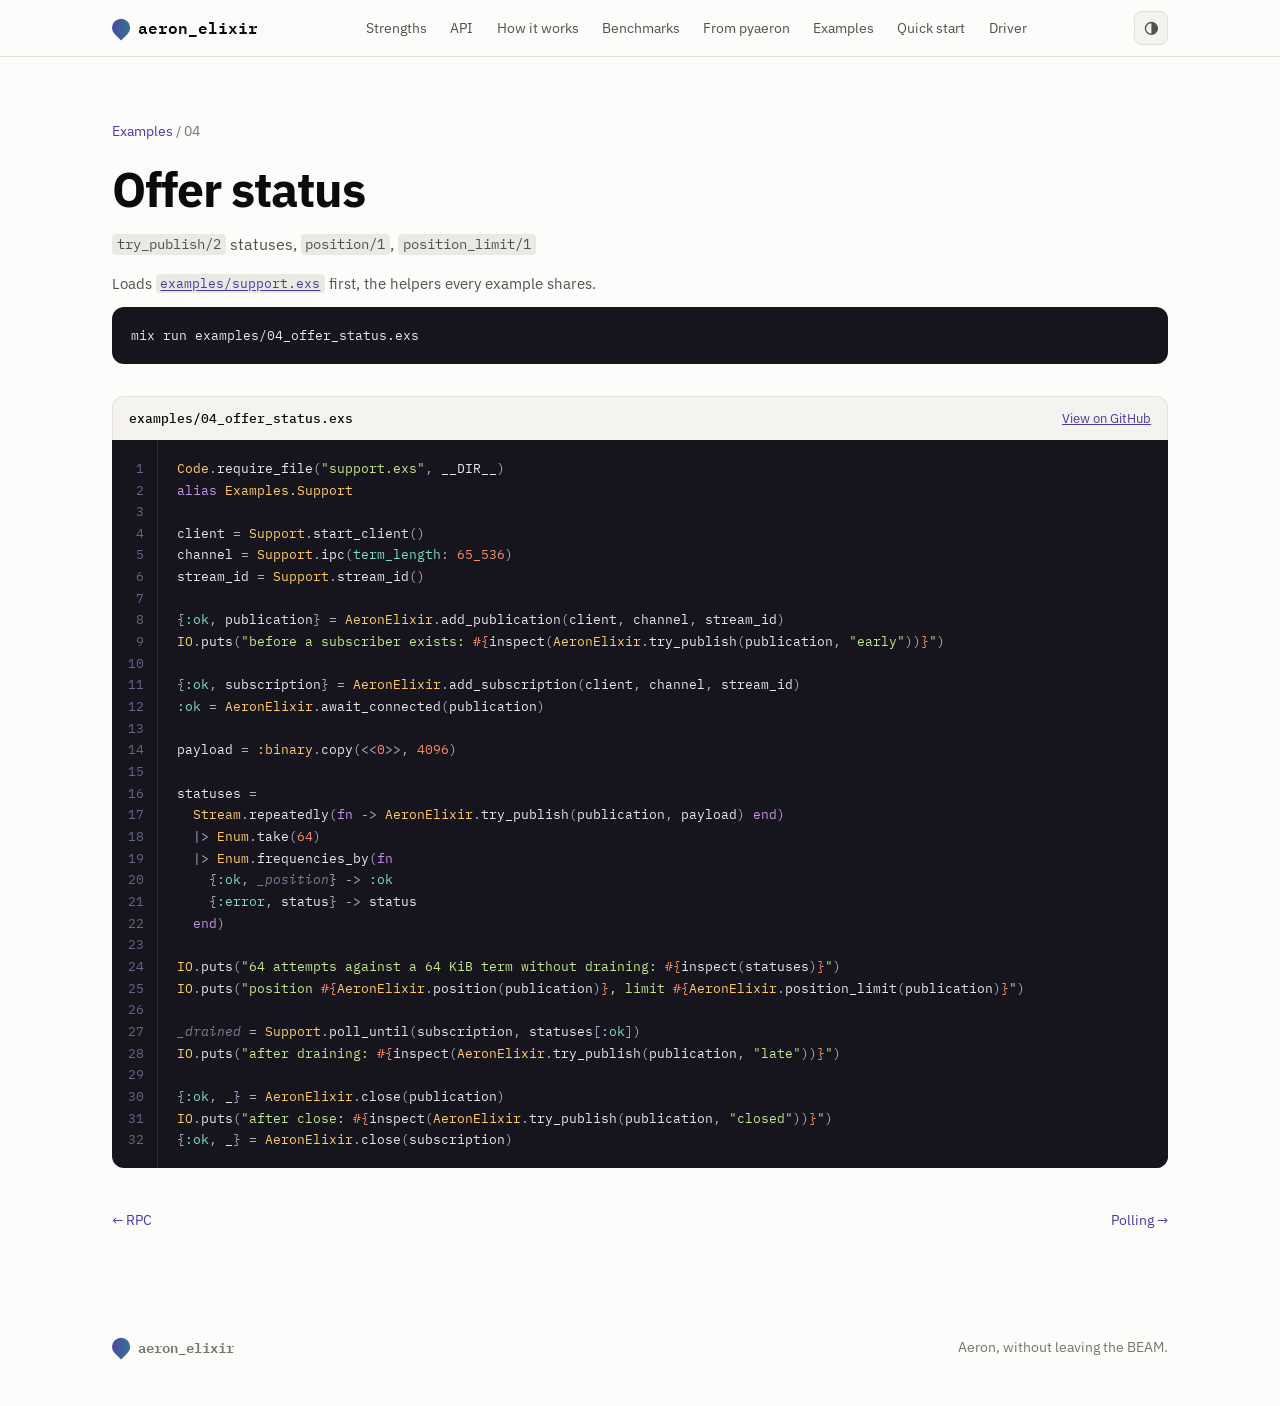
<file: docs/examples/04_offer_status.html>
<!DOCTYPE html>
<html lang="en">
  <head>
    <meta charset="utf-8">
    <meta name="viewport" content="width=device-width, initial-scale=1">
    <title>Offer status · aeron_elixir</title>
    <meta name="description" content="try_publish/2 statuses, position/1, position_limit/1">
    <link rel="icon" href="data:image/svg+xml,%3Csvg%20xmlns%3D%22http%3A%2F%2Fwww.w3.org%2F2000%2Fsvg%22%20viewBox%3D%220%200%2032%2032%22%3E%3Cpath%20d%3D%22M16%204a12%2012%200%201%201-12%2012V4z%22%20fill%3D%22%234a3aa7%22%2F%3E%3C%2Fsvg%3E">
    <link rel="preconnect" href="https://fonts.googleapis.com">
    <link rel="preconnect" href="https://fonts.gstatic.com" crossorigin>
    <link rel="stylesheet" href="https://fonts.googleapis.com/css2?family=IBM+Plex+Mono:wght@400;500&family=IBM+Plex+Sans:wght@400;500;600;700&display=swap">
    <script>(function () {
  var key = "aeron-elixir-theme";
  function apply(choice) {
    var root = document.documentElement;
    if (choice === "light" || choice === "dark") { root.setAttribute("data-theme", choice); }
    else { root.removeAttribute("data-theme"); }
  }
  window.aeronSetTheme = function (choice) {
    try { window.localStorage.setItem(key, choice); } catch (error) {}
    apply(choice);
  };
  var stored = "auto";
  try { stored = window.localStorage.getItem(key) || "auto"; } catch (error) {}
  apply(stored);
})();
</script>
    <style>:root {
  color-scheme: light;
  --surface: #fcfcfb;
  --surface-2: #f4f3ef;
  --surface-3: #ebe9e3;
  --ink: #0b0b0b;
  --ink-2: #52514e;
  --ink-3: #75746f;
  --rule: #e3e1da;
  --accent: #4a3aa7;
  --accent-soft: #ece9fb;
  --fam-elixir: #4a3aa7;
  --fam-native: #1baf7a;
  --fam-python: #eb6834;
  --fam-other: #b9b7af;
  --code-bg: #16151d;
  --code-ink: #e9e7f1;
  --shadow: 0 1px 2px rgb(0 0 0 / 0.04), 0 8px 24px rgb(0 0 0 / 0.06);
}
@media (prefers-color-scheme: dark) {
  :root:not([data-theme="light"]) {
    color-scheme: dark;
    --surface: #1a1a19;
    --surface-2: #212120;
    --surface-3: #2b2b29;
    --ink: #ffffff;
    --ink-2: #c3c2b7;
    --ink-3: #9a998f;
    --rule: #33332f;
    --accent: #9085e9;
    --accent-soft: #29254a;
    --fam-elixir: #9085e9;
    --fam-native: #199e70;
    --fam-python: #d95926;
    --fam-other: #5d5c56;
    --code-bg: #121116;
    --shadow: 0 1px 2px rgb(0 0 0 / 0.3), 0 8px 24px rgb(0 0 0 / 0.35);
  }
}
:root[data-theme="dark"] {
  color-scheme: dark;
  --surface: #1a1a19;
  --surface-2: #212120;
  --surface-3: #2b2b29;
  --ink: #ffffff;
  --ink-2: #c3c2b7;
  --ink-3: #9a998f;
  --rule: #33332f;
  --accent: #9085e9;
  --accent-soft: #29254a;
  --fam-elixir: #9085e9;
  --fam-native: #199e70;
  --fam-python: #d95926;
  --fam-other: #5d5c56;
  --code-bg: #121116;
  --shadow: 0 1px 2px rgb(0 0 0 / 0.3), 0 8px 24px rgb(0 0 0 / 0.35);
}
* { box-sizing: border-box; }
html { scroll-behavior: smooth; scroll-padding-top: 4.5rem; }
body {
  margin: 0;
  background: var(--surface);
  color: var(--ink);
  font: 400 16px/1.6 "IBM Plex Sans", system-ui, sans-serif;
  -webkit-font-smoothing: antialiased;
}
code, pre, .step, .eyebrow, .bar-value, .tile-value, .example-file {
  font-family: "IBM Plex Mono", ui-monospace, monospace;
}
a { color: inherit; }
button { font: inherit; color: inherit; }
h1, h2, h3 { margin: 0; letter-spacing: -0.02em; line-height: 1.15; }
h1 { font-size: clamp(2.4rem, 6vw, 4.4rem); font-weight: 700; max-width: 14ch; }
h2 { font-size: clamp(1.7rem, 3.4vw, 2.5rem); font-weight: 600; max-width: 22ch; }
h3 { font-size: 1.1rem; font-weight: 600; }
p { margin: 0; }
:not(pre) > code {
  font-size: 0.86em;
  background: var(--surface-3);
  padding: 0.1em 0.35em;
  border-radius: 4px;
}
.wrap { max-width: 1120px; margin: 0 auto; padding: 0 16px; }
@media (min-width: 720px) { .wrap { padding: 0 32px; } }

.nav {
  position: sticky; top: 0; z-index: 10;
  background: color-mix(in srgb, var(--surface) 86%, transparent);
  backdrop-filter: blur(12px);
  border-bottom: 1px solid var(--rule);
}
.nav-inner { display: flex; align-items: center; justify-content: space-between; gap: 1rem; height: 3.5rem; }
.nav nav { position: relative; display: flex; align-items: center; gap: 0.15rem; overflow-x: auto; scrollbar-width: none; font-size: 0.9rem; }
.nav nav a {
  position: relative; z-index: 1; text-decoration: none; color: var(--ink-2); white-space: nowrap;
  padding: 0.3rem 0.65rem; border-radius: 999px; transition: color 0.25s ease;
}
.nav nav a:hover { color: var(--ink); }
.nav nav a[aria-current="location"] { color: var(--accent); }
.nav-marker {
  position: absolute; left: 0; top: 50%; height: 1.9rem; margin-top: -0.95rem; width: 0;
  border-radius: 999px; pointer-events: none; opacity: 0;
  background: var(--accent-soft);
  box-shadow: inset 0 0 0 1px color-mix(in srgb, var(--accent) 28%, transparent);
}
.nav nav.has-marker .nav-marker { opacity: 1; }
.nav nav.marker-ready .nav-marker {
  transition: transform 0.38s cubic-bezier(0.2, 0.75, 0.25, 1), width 0.38s cubic-bezier(0.2, 0.75, 0.25, 1), opacity 0.2s ease;
}
@media (prefers-reduced-motion: reduce) {
  .nav nav a, .nav nav.marker-ready .nav-marker { transition: none; }
}
@media (max-width: 1080px) { .nav nav { display: none; } }
.theme-menu { position: relative; flex: none; }
.theme-toggle {
  display: inline-grid; place-items: center; width: 2.1rem; height: 2.1rem; padding: 0; cursor: pointer;
  border: 1px solid var(--rule); border-radius: 8px; background: var(--surface-2); color: var(--ink-2);
  transition: color 0.2s ease, border-color 0.2s ease;
}
.theme-toggle:hover, .theme-toggle[aria-expanded="true"] { color: var(--ink); border-color: color-mix(in srgb, var(--accent) 45%, var(--rule)); }
.theme-toggle:focus-visible { outline: 2px solid var(--accent); outline-offset: 2px; }
.theme-icon { width: 1.05rem; height: 1.05rem; flex: none; }
.theme-toggle .theme-icon { display: none; }
:root:not([data-theme]) .theme-toggle .theme-icon-auto,
:root[data-theme="light"] .theme-toggle .theme-icon-light,
:root[data-theme="dark"] .theme-toggle .theme-icon-dark { display: block; }
.theme-options {
  position: absolute; right: 0; top: calc(100% + 0.45rem); min-width: 9.5rem; padding: 0.3rem;
  display: grid; gap: 2px; background: var(--surface); border: 1px solid var(--rule); border-radius: 10px; box-shadow: var(--shadow);
}
.theme-options[hidden] { display: none; }
.theme-options button {
  display: flex; align-items: center; gap: 0.6rem; width: 100%; border: 0; background: none; cursor: pointer;
  padding: 0.45rem 0.6rem; border-radius: 6px; font-size: 0.85rem; color: var(--ink-2); text-align: left;
}
.theme-options button:hover, .theme-options button:focus-visible { background: var(--surface-2); color: var(--ink); outline: none; }
.theme-options button[aria-checked="true"] { color: var(--accent); }
.theme-check { margin-left: auto; width: 0.95rem; height: 0.95rem; visibility: hidden; }
.theme-options button[aria-checked="true"] .theme-check { visibility: visible; }
.brand { display: inline-flex; align-items: center; gap: 0.55rem; font-weight: 600; text-decoration: none; font-family: "IBM Plex Mono", monospace; }
.mark {
  width: 1.1rem; height: 1.1rem; border-radius: 50% 50% 50% 0;
  background: linear-gradient(135deg, var(--accent), color-mix(in srgb, var(--accent) 45%, var(--fam-native)));
  transform: rotate(-45deg);
}

.eyebrow { font-size: 0.78rem; letter-spacing: 0.12em; text-transform: uppercase; color: var(--accent); margin-bottom: 0.9rem; font-weight: 500; }
.step { font-size: 0.75rem; letter-spacing: 0.08em; color: var(--accent); font-weight: 500; margin-bottom: 0.6rem; display: block; }
.sub { color: var(--ink-2); margin-top: 0.9rem; max-width: 60ch; }
.sub.small { font-size: 0.9rem; margin: 0.8rem 0 0.5rem; }
.fine { color: var(--ink-3); font-size: 0.82rem; margin-top: 0.8rem; }

.hero { padding-top: clamp(3rem, 9vw, 6.5rem); padding-bottom: 4rem; }
.lead { font-size: clamp(1.05rem, 1.8vw, 1.25rem); color: var(--ink-2); max-width: 60ch; margin-top: 1.4rem; }
.pills { list-style: none; padding: 0; margin: 1.6rem 0 0; display: flex; flex-wrap: wrap; gap: 0.5rem; }
.pills li { font-size: 0.85rem; padding: 0.3rem 0.75rem; border: 1px solid var(--rule); border-radius: 999px; color: var(--ink-2); background: var(--surface-2); }
.tiles { display: grid; grid-template-columns: repeat(auto-fit, minmax(220px, 1fr)); gap: 1px; margin-top: 3rem; background: var(--rule); border: 1px solid var(--rule); border-radius: 14px; overflow: hidden; }
.tile { background: var(--surface); padding: 1.4rem 1.4rem 1.3rem; }
.tile-value { font-size: clamp(2rem, 4vw, 2.6rem); font-weight: 500; letter-spacing: -0.03em; color: var(--accent); line-height: 1.1; }
.tile-label { margin-top: 0.6rem; font-size: 0.92rem; font-weight: 500; }
.tile-detail { margin-top: 0.25rem; font-size: 0.85rem; color: var(--ink-3); }

.band { background: var(--surface-2); border-top: 1px solid var(--rule); border-bottom: 1px solid var(--rule); padding: clamp(3.5rem, 7vw, 5.5rem) 0; }
.section { padding-top: clamp(3.5rem, 7vw, 5.5rem); padding-bottom: clamp(3.5rem, 7vw, 5.5rem); }
.grid { display: grid; gap: 1rem; margin-top: 2.2rem; }
.grid.three { grid-template-columns: repeat(auto-fit, minmax(260px, 1fr)); }
.grid.two { grid-template-columns: repeat(auto-fit, minmax(300px, 1fr)); gap: 2rem; }
.card { background: var(--surface); border: 1px solid var(--rule); border-radius: 12px; padding: 1.4rem; color: var(--ink-2); font-size: 0.95rem; }

.api { display: grid; gap: 2.5rem; margin-top: 2.5rem; }
.api-step { display: grid; gap: 0.4rem; grid-template-columns: minmax(0, 1fr); }
.api-step .code { margin-top: 0.9rem; }
.ticks { margin: 0.8rem 0 0; padding: 0; list-style: none; color: var(--ink-2); font-size: 0.95rem; display: grid; gap: 0.5rem; }
.ticks li { padding-left: 1.2rem; position: relative; }
.ticks li::before { content: ""; position: absolute; left: 0; top: 0.62em; width: 0.45rem; height: 0.45rem; border-radius: 2px; background: var(--accent); }

.code { min-width: 0; }
.code pre, pre.shell {
  margin: 0; background: var(--code-bg); color: var(--code-ink); border-radius: 12px;
  padding: 1.1rem 1.2rem; overflow-x: auto; font-size: 0.82rem; line-height: 1.65;
}
pre.shell { margin-top: 0.75rem; }
.code .k, .code .kd, .code .kn { color: #c792ea; }
.code .ss, .code .sa, .code .no, .code .na { color: #7fdbca; }
.code .s, .code .s1, .code .s2, .code .sx, .code .sh { color: #c3e88d; }
.code .se, .code .si { color: #f78c6c; }
.code .nc, .code .nn { color: #ffcb6b; }
.code .nf, .code .fm { color: #82aaff; }
.code .m, .code .mi, .code .mf { color: #f78c6c; }
.code .o, .code .p, .code .pi { color: #a6accd; }
.code .c, .code .c1 { color: #7a7f99; font-style: italic; }

.flow { display: grid; gap: 1rem; margin-top: 2.2rem; grid-template-columns: 1fr; }
@media (min-width: 860px) { .flow { grid-template-columns: repeat(3, 1fr); gap: 2.4rem; } }
.flow-step { position: relative; color: var(--ink-2); font-size: 0.95rem; padding-top: 1rem; border-top: 2px solid var(--ink); }
@media (min-width: 860px) {
  .flow-step:not(:last-child)::after {
    content: "→"; position: absolute; right: -1.75rem; top: -0.95rem; color: var(--ink-3);
    font-family: "IBM Plex Mono", monospace; background: var(--surface-2); padding: 0 0.25rem;
  }
}
.term { display: grid; grid-template-columns: repeat(3, 1fr); gap: 6px; margin-top: 2.5rem; }
.partition { position: relative; height: 3rem; background: var(--surface); border: 1px solid var(--rule); border-radius: 8px; display: flex; gap: 2px; padding: 5px; }
.partition.active { border-color: var(--accent); }
.frame { flex: 0 0 9%; border-radius: 3px; }
.frame.wide { flex-basis: 16%; }
.frame.read { background: var(--surface-3); }
.frame.unread { background: var(--fam-elixir); }
.frame.pad { flex: 1; background: repeating-linear-gradient(135deg, var(--surface-3) 0 4px, transparent 4px 8px); }
.term { margin-bottom: 1.6rem; padding-top: 1.6rem; }
.marker { position: relative; flex: 0 0 2px; margin: -9px 0; background: currentColor; color: var(--ink-3); border-radius: 1px; }
.marker > span { position: absolute; left: -2px; font: 500 0.7rem "IBM Plex Mono", monospace; white-space: nowrap; }
.marker.position > span { top: calc(100% + 0.3rem); }
.marker.tail { color: var(--accent); }
.marker.tail > span { bottom: calc(100% + 0.3rem); }
.notes { margin-top: 3.5rem; }
#driver .code { margin-top: 2rem; }
.notes p { color: var(--ink-2); margin-top: 0.6rem; font-size: 0.95rem; }

.compare { position: relative; display: flex; flex-wrap: wrap; align-items: center; gap: 0.45rem; margin-top: 2rem; font-size: 0.85rem; color: var(--ink-3); }
.compare-label { margin: 0 0.15rem; }
.chip {
  display: inline-flex; align-items: center; gap: 0.45rem; padding: 0.22rem 0.4rem 0.22rem 0.65rem;
  border: 1px solid var(--rule); border-radius: 999px; background: var(--surface); color: var(--ink); font-size: 0.82rem; line-height: 1.4;
}
.chip .swatch { margin: 0; }
.chip-fixed { padding-right: 0.7rem; font-weight: 600; }
button.chip { cursor: pointer; transition: border-color 0.2s ease; }
button.chip:hover, button.chip:focus-visible { border-color: color-mix(in srgb, var(--accent) 45%, var(--rule)); outline: none; }
.chip-remove { display: inline-grid; place-items: center; width: 1.1rem; height: 1.1rem; border-radius: 999px; color: var(--ink-3); }
button.chip:hover .chip-remove, button.chip:focus-visible .chip-remove { background: var(--surface-3); color: var(--ink); }
.chip-remove svg { width: 0.7rem; height: 0.7rem; }
.chip[hidden] { display: none; }
.compare-add { display: contents; }
.compare-toggle {
  border: 1px dashed color-mix(in srgb, var(--ink-3) 55%, transparent); border-radius: 999px; background: none; cursor: pointer;
  padding: 0.22rem 0.75rem; font-size: 0.82rem; line-height: 1.4; color: var(--ink-2); transition: color 0.2s ease, border-color 0.2s ease;
}
.compare-toggle:hover, .compare-toggle[aria-expanded="true"] { color: var(--accent); border-color: var(--accent); }
.compare-toggle:focus-visible { outline: 2px solid var(--accent); outline-offset: 2px; }
.compare-options {
  position: absolute; left: 0; top: calc(100% + 0.45rem); z-index: 5; min-width: 17rem; max-width: 100%; padding: 0.35rem;
  display: grid; gap: 2px; background: var(--surface); border: 1px solid var(--rule); border-radius: 10px; box-shadow: var(--shadow);
}
.compare-options[hidden] { display: none; }
.compare-option { display: flex; align-items: center; gap: 0.6rem; padding: 0.4rem 0.55rem; border-radius: 6px; cursor: pointer; color: var(--ink); }
.compare-option:hover, .compare-option:focus-within { background: var(--surface-2); }
.compare-option input { accent-color: var(--accent); margin: 0; }
.compare-option .swatch { margin: 0; }
.compare-option-variant { margin-left: auto; padding-left: 0.8rem; font-size: 0.75rem; color: var(--ink-3); white-space: nowrap; }
@media (max-width: 560px) { .compare-option-variant { display: none; } }
.compare-shortcuts { display: flex; gap: 1rem; padding: 0.45rem 0.55rem 0.25rem; margin-top: 0.2rem; border-top: 1px solid var(--rule); }
.compare-shortcuts button { border: 0; background: none; padding: 0; cursor: pointer; font-size: 0.8rem; color: var(--accent); }
.compare-shortcuts button:hover { text-decoration: underline; text-underline-offset: 3px; }
.bar-row[hidden], .data tr[hidden], .legend li[hidden] { display: none; }
.tabs { display: flex; gap: 0.25rem; margin-top: 2.2rem; border-bottom: 1px solid var(--rule); overflow-x: auto; scrollbar-width: none; }
.tabs button {
  background: none; border: 0; padding: 0.7rem 0.9rem; cursor: pointer; color: var(--ink-3);
  border-bottom: 2px solid transparent; margin-bottom: -1px; white-space: nowrap; font-weight: 500;
}
.tabs button[aria-selected="true"] { color: var(--ink); border-bottom-color: var(--accent); }
.panel { padding-top: 1.5rem; }
.controls { display: flex; flex-wrap: wrap; align-items: center; gap: 0.8rem 1.6rem; }
.control { display: flex; align-items: center; gap: 0.6rem; flex-wrap: wrap; }
.control-label { font-size: 0.8rem; color: var(--ink-3); }
.segmented { display: inline-flex; background: var(--surface-2); border: 1px solid var(--rule); border-radius: 8px; padding: 2px; flex-wrap: wrap; }
.segmented button { border: 0; background: none; padding: 0.3rem 0.65rem; border-radius: 6px; cursor: pointer; font-size: 0.85rem; color: var(--ink-2); }
.segmented button[aria-pressed="true"] { background: var(--surface); color: var(--ink); box-shadow: var(--shadow); }
.link { background: none; border: 0; padding: 0; cursor: pointer; color: var(--accent); font-size: 0.85rem; text-decoration: underline; text-underline-offset: 3px; margin-left: auto; }
.chart-head { display: flex; flex-wrap: wrap; justify-content: space-between; align-items: baseline; gap: 0.6rem 1.5rem; margin: 1.8rem 0 1rem; }
.chart-head h3 { font-size: 1rem; }
.legend { list-style: none; margin: 0; padding: 0; display: flex; flex-wrap: wrap; gap: 0.4rem 1rem; font-size: 0.82rem; color: var(--ink-2); }
.legend li { display: inline-flex; align-items: center; gap: 0.4rem; }
.swatch { display: inline-block; width: 0.7rem; height: 0.7rem; border-radius: 3px; background: var(--fam); margin-right: 0.45rem; vertical-align: -0.05rem; }
.legend .swatch { margin-right: 0; }
.fam-elixir { --fam: var(--fam-elixir); }
.fam-python { --fam: var(--fam-python); }
.fam-native { --fam: var(--fam-native); }
.fam-other { --fam: var(--fam-other); }

.bars { list-style: none; margin: 0; padding: 0; display: grid; gap: 2px; }
.bar-row { position: relative; display: grid; grid-template-columns: minmax(0, 15rem) minmax(0, 1fr); gap: 1rem; align-items: center; padding: 0.35rem 0.4rem; border-radius: 8px; outline: none; }
.bar-row:hover, .bar-row:focus-visible { background: var(--surface-2); }
.bar-row.fam-elixir .bar-name { font-weight: 600; }
.bar-label { display: flex; flex-direction: column; line-height: 1.3; min-width: 0; }
.bar-name { font-size: 0.9rem; }
.bar-variant { font-size: 0.76rem; color: var(--ink-3); white-space: nowrap; overflow: hidden; text-overflow: ellipsis; }
.bar-track { display: flex; align-items: center; gap: 0.5rem; min-width: 0; }
.bar { display: block; height: 20px; min-width: 3px; background: var(--fam); border-radius: 0 4px 4px 0; transition: width 280ms ease; }
.bar-value { font-size: 0.82rem; color: var(--ink); white-space: nowrap; font-variant-numeric: tabular-nums; }
@media (max-width: 640px) {
  .bar-row { grid-template-columns: 1fr; gap: 0.25rem; }
}
.tip {
  display: none; position: absolute; z-index: 5; right: 0.5rem; bottom: calc(100% - 0.3rem);
  background: var(--surface); border: 1px solid var(--rule); border-radius: 10px; box-shadow: var(--shadow);
  padding: 0.7rem 0.85rem; min-width: 14rem; font-size: 0.82rem; pointer-events: none;
}
.bar-row:hover .tip, .bar-row:focus-visible .tip { display: block; }
.tip-variant { display: block; color: var(--ink-3); font-size: 0.76rem; margin-bottom: 0.4rem; }
.tip dl { margin: 0; display: grid; gap: 0.15rem; }
.tip dl div { display: flex; justify-content: space-between; gap: 1.5rem; }
.tip dt { color: var(--ink-2); }
.tip dd { margin: 0; font-family: "IBM Plex Mono", monospace; font-variant-numeric: tabular-nums; }
.versus { margin-top: 1.2rem; padding: 0.8rem 1rem; border-left: 3px solid var(--accent); background: var(--accent-soft); border-radius: 0 8px 8px 0; font-size: 0.92rem; }
.method { color: var(--ink-2); font-size: 0.88rem; margin-top: 1.2rem; max-width: 80ch; }
.table-scroll { overflow-x: auto; }
.data { width: 100%; border-collapse: collapse; font-size: 0.86rem; }
.data th, .data td { text-align: right; padding: 0.5rem 0.75rem; border-bottom: 1px solid var(--rule); white-space: nowrap; font-variant-numeric: tabular-nums; }
.data th:nth-child(-n+2), .data td:nth-child(-n+2) { text-align: left; }
.data th { color: var(--ink-3); font-weight: 500; font-size: 0.78rem; }
.data td:nth-child(2) { color: var(--ink-3); }

.mapping { margin-top: 2.2rem; border: 1px solid var(--rule); border-radius: 12px; overflow: hidden; background: var(--surface); }
.mapping-row { display: grid; grid-template-columns: 1fr 1fr; gap: 1.5rem; padding: 0.7rem 1.1rem; border-top: 1px solid var(--rule); font-size: 0.88rem; color: var(--ink-2); }
.mapping-row:first-child { border-top: 0; }
.mapping-row.head { font-size: 0.75rem; letter-spacing: 0.08em; text-transform: uppercase; color: var(--ink-3); background: var(--surface-2); font-family: "IBM Plex Mono", monospace; }
@media (max-width: 640px) { .mapping-row { grid-template-columns: 1fr; gap: 0.3rem; } }

.example {
  text-align: left; display: flex; flex-direction: column; gap: 0.5rem; cursor: pointer;
  background: var(--surface); border: 1px solid var(--rule); border-radius: 12px; padding: 1.2rem;
  transition: border-color 160ms ease, transform 160ms ease;
}
.example:hover { border-color: var(--accent); transform: translateY(-1px); }
.example[aria-expanded="true"] { border-color: var(--accent); box-shadow: var(--shadow); }
.example .step { margin: 0; }
.example-shows { font-size: 0.9rem; color: var(--ink-2); flex: 1; }
.example-file { font-size: 0.75rem; color: var(--ink-3); }
.start { display: grid; grid-template-columns: minmax(0, 1fr); gap: 2.2rem; margin-top: 2.2rem; }

.footer { display: flex; justify-content: space-between; flex-wrap: wrap; gap: 1rem; padding-top: 2.5rem; padding-bottom: 3rem; color: var(--ink-3); font-size: 0.88rem; }
.crumbs { font-size: 0.85rem; color: var(--ink-3); margin-bottom: 1.2rem; }
.crumbs a { color: var(--accent); text-decoration: none; }
.example-page { padding-top: clamp(2.5rem, 6vw, 4rem); padding-bottom: 4rem; }
.example-page h1 { font-size: clamp(2rem, 5vw, 3rem); max-width: none; }
.listing-head { display: flex; flex-wrap: wrap; align-items: center; justify-content: space-between; gap: 0.5rem 1rem; margin-top: 2rem; padding: 0.7rem 1rem; background: var(--surface-2); border: 1px solid var(--rule); border-bottom: 0; border-radius: 12px 12px 0 0; font-size: 0.82rem; }
.listing-head .file { font-family: "IBM Plex Mono", monospace; font-weight: 500; }
.origin { color: var(--ink-3); }
.origin a { color: var(--accent); }
.listing { display: grid; grid-template-columns: auto minmax(0, 1fr); background: var(--code-bg); border-radius: 0 0 12px 12px; overflow: hidden; }
.gutter { margin: 0; padding: 1.1rem 0.8rem 1.1rem 1rem; text-align: right; color: #626788; user-select: none; font: 400 0.82rem/1.65 "IBM Plex Mono", monospace; border-right: 1px solid #2a2936; }
.listing .code pre { border-radius: 0; }
.run { margin-top: 1.4rem; }
.requires { color: var(--ink-2); font-size: 0.92rem; margin-top: 0.9rem; }
.requires a { color: var(--accent); }
.pager { display: flex; justify-content: space-between; gap: 1rem; margin-top: 2.5rem; flex-wrap: wrap; }
.pager a { color: var(--accent); text-decoration: none; font-size: 0.9rem; }
a.example { text-decoration: none; color: inherit; }
[hidden] { display: none !important; }
.explorer .chart-table, .explorer.show-table .bars { display: none; }
.explorer.show-table .chart-table { display: block; }
.explorer .when-table, .explorer.show-table .when-chart { display: none; }
.explorer.show-table .when-table { display: inline; }
.listing-head a { color: var(--accent); }
.compare + .tabs { margin-top: 1.1rem; }
</style>
  </head>
  <body>
    <header class="nav">
  <div class="wrap nav-inner">
    <a href="../index.html#top" class="brand"><span class="mark" aria-hidden="true"></span>aeron_elixir</a>
    <nav aria-label="Sections">
      <a href="../index.html#strengths" data-section="strengths">Strengths</a><a href="../index.html#api" data-section="api">API</a><a href="../index.html#log" data-section="log">How it works</a><a href="../index.html#benchmarks" data-section="benchmarks">Benchmarks</a><a href="../index.html#pyaeron" data-section="pyaeron">From pyaeron</a><a href="../index.html#examples" data-section="examples">Examples</a><a href="../index.html#start" data-section="start">Quick start</a><a href="../index.html#driver" data-section="driver">Driver</a>
    </nav>
    <div class="theme-menu" data-theme-menu>
      <button type="button" class="theme-toggle" aria-haspopup="menu" aria-expanded="false" aria-controls="theme-options" aria-label="Colour theme" title="Colour theme">
        <svg class="theme-icon theme-icon-auto" viewBox="0 0 24 24" fill="none" stroke="currentColor" stroke-width="2" aria-hidden="true"><circle cx="12" cy="12" r="8.5"></circle><path d="M12 3.5a8.5 8.5 0 0 1 0 17z" fill="currentColor" stroke="none"></path></svg><svg class="theme-icon theme-icon-light" viewBox="0 0 24 24" fill="none" stroke="currentColor" stroke-width="2" stroke-linecap="round" aria-hidden="true"><circle cx="12" cy="12" r="4"></circle><path d="M12 2.5v2M12 19.5v2M2.5 12h2M19.5 12h2M5.3 5.3l1.4 1.4M17.3 17.3l1.4 1.4M5.3 18.7l1.4-1.4M17.3 6.7l1.4-1.4"></path></svg><svg class="theme-icon theme-icon-dark" viewBox="0 0 24 24" fill="none" stroke="currentColor" stroke-width="2" stroke-linejoin="round" aria-hidden="true"><path d="M20 14.5A8.5 8.5 0 0 1 9.5 4a8.5 8.5 0 1 0 10.5 10.5z"></path></svg>
      </button>
      <div class="theme-options" id="theme-options" role="menu" aria-label="Colour theme" hidden>
        <button type="button" role="menuitemradio" aria-checked="false" data-theme-choice="auto">
          <svg class="theme-icon theme-icon-auto" viewBox="0 0 24 24" fill="none" stroke="currentColor" stroke-width="2" aria-hidden="true"><circle cx="12" cy="12" r="8.5"></circle><path d="M12 3.5a8.5 8.5 0 0 1 0 17z" fill="currentColor" stroke="none"></path></svg>Auto
          <svg class="theme-check" viewBox="0 0 24 24" fill="none" stroke="currentColor" stroke-width="2.4" stroke-linecap="round" stroke-linejoin="round" aria-hidden="true"><polyline points="20 6 9 17 4 12"></polyline></svg>
        </button><button type="button" role="menuitemradio" aria-checked="false" data-theme-choice="light">
          <svg class="theme-icon theme-icon-light" viewBox="0 0 24 24" fill="none" stroke="currentColor" stroke-width="2" stroke-linecap="round" aria-hidden="true"><circle cx="12" cy="12" r="4"></circle><path d="M12 2.5v2M12 19.5v2M2.5 12h2M19.5 12h2M5.3 5.3l1.4 1.4M17.3 17.3l1.4 1.4M5.3 18.7l1.4-1.4M17.3 6.7l1.4-1.4"></path></svg>Light
          <svg class="theme-check" viewBox="0 0 24 24" fill="none" stroke="currentColor" stroke-width="2.4" stroke-linecap="round" stroke-linejoin="round" aria-hidden="true"><polyline points="20 6 9 17 4 12"></polyline></svg>
        </button><button type="button" role="menuitemradio" aria-checked="false" data-theme-choice="dark">
          <svg class="theme-icon theme-icon-dark" viewBox="0 0 24 24" fill="none" stroke="currentColor" stroke-width="2" stroke-linejoin="round" aria-hidden="true"><path d="M20 14.5A8.5 8.5 0 0 1 9.5 4a8.5 8.5 0 1 0 10.5 10.5z"></path></svg>Dark
          <svg class="theme-check" viewBox="0 0 24 24" fill="none" stroke="currentColor" stroke-width="2.4" stroke-linecap="round" stroke-linejoin="round" aria-hidden="true"><polyline points="20 6 9 17 4 12"></polyline></svg>
        </button>
      </div>
    </div>
  </div>
</header>
    
  <main class="wrap example-page">
    <p class="crumbs">
      <a href="../index.html#examples">Examples</a> / 04
    </p>
    <h1>Offer status</h1>
    <p class="sub"><code>try_publish/2</code><span> statuses, </span><code>position/1</code><span>, </span><code>position_limit/1</code></p>

    <p class="requires">
      Loads <a href="support.html"><code>examples/support.exs</code></a> first, the helpers every example shares.
    </p>
    

    <pre class="shell run"><code>mix run examples/04_offer_status.exs</code></pre>

    <div class="listing-head">
      <span class="file">examples/04_offer_status.exs</span>
      <a href="https://github.com/jaman/aeron_elixir/blob/main/examples/04_offer_status.exs">View on GitHub</a>
    </div>
    <div class="listing">
      <pre class="gutter" aria-hidden="true">1
2
3
4
5
6
7
8
9
10
11
12
13
14
15
16
17
18
19
20
21
22
23
24
25
26
27
28
29
30
31
32</pre>
      <div class="code"><pre class="highlight"><code><span class="nc">Code</span><span class="o">.</span><span class="n">require_file</span><span class="p" data-group-id="g61748392-1">(</span><span class="s">&quot;support.exs&quot;</span><span class="p">,</span><span class="w"> </span><span class="bp">__DIR__</span><span class="p" data-group-id="g61748392-1">)</span><span class="w">
</span><span class="kn">alias</span><span class="w"> </span><span class="nc">Examples.Support</span><span class="w">

</span><span class="n">client</span><span class="w"> </span><span class="o">=</span><span class="w"> </span><span class="nc">Support</span><span class="o">.</span><span class="n">start_client</span><span class="p" data-group-id="g61748392-2">(</span><span class="p" data-group-id="g61748392-2">)</span><span class="w">
</span><span class="n">channel</span><span class="w"> </span><span class="o">=</span><span class="w"> </span><span class="nc">Support</span><span class="o">.</span><span class="n">ipc</span><span class="p" data-group-id="g61748392-3">(</span><span class="ss">term_length</span><span class="p">:</span><span class="w"> </span><span class="mi">65_536</span><span class="p" data-group-id="g61748392-3">)</span><span class="w">
</span><span class="n">stream_id</span><span class="w"> </span><span class="o">=</span><span class="w"> </span><span class="nc">Support</span><span class="o">.</span><span class="n">stream_id</span><span class="p" data-group-id="g61748392-4">(</span><span class="p" data-group-id="g61748392-4">)</span><span class="w">

</span><span class="p" data-group-id="g61748392-5">{</span><span class="ss">:ok</span><span class="p">,</span><span class="w"> </span><span class="n">publication</span><span class="p" data-group-id="g61748392-5">}</span><span class="w"> </span><span class="o">=</span><span class="w"> </span><span class="nc">AeronElixir</span><span class="o">.</span><span class="n">add_publication</span><span class="p" data-group-id="g61748392-6">(</span><span class="n">client</span><span class="p">,</span><span class="w"> </span><span class="n">channel</span><span class="p">,</span><span class="w"> </span><span class="n">stream_id</span><span class="p" data-group-id="g61748392-6">)</span><span class="w">
</span><span class="nc">IO</span><span class="o">.</span><span class="n">puts</span><span class="p" data-group-id="g61748392-7">(</span><span class="s">&quot;before a subscriber exists: </span><span class="si" data-group-id="g61748392-8">#{</span><span class="n">inspect</span><span class="p" data-group-id="g61748392-9">(</span><span class="nc">AeronElixir</span><span class="o">.</span><span class="n">try_publish</span><span class="p" data-group-id="g61748392-10">(</span><span class="n">publication</span><span class="p">,</span><span class="w"> </span><span class="s">&quot;early&quot;</span><span class="p" data-group-id="g61748392-10">)</span><span class="p" data-group-id="g61748392-9">)</span><span class="si" data-group-id="g61748392-8">}</span><span class="s">&quot;</span><span class="p" data-group-id="g61748392-7">)</span><span class="w">

</span><span class="p" data-group-id="g61748392-11">{</span><span class="ss">:ok</span><span class="p">,</span><span class="w"> </span><span class="n">subscription</span><span class="p" data-group-id="g61748392-11">}</span><span class="w"> </span><span class="o">=</span><span class="w"> </span><span class="nc">AeronElixir</span><span class="o">.</span><span class="n">add_subscription</span><span class="p" data-group-id="g61748392-12">(</span><span class="n">client</span><span class="p">,</span><span class="w"> </span><span class="n">channel</span><span class="p">,</span><span class="w"> </span><span class="n">stream_id</span><span class="p" data-group-id="g61748392-12">)</span><span class="w">
</span><span class="ss">:ok</span><span class="w"> </span><span class="o">=</span><span class="w"> </span><span class="nc">AeronElixir</span><span class="o">.</span><span class="n">await_connected</span><span class="p" data-group-id="g61748392-13">(</span><span class="n">publication</span><span class="p" data-group-id="g61748392-13">)</span><span class="w">

</span><span class="n">payload</span><span class="w"> </span><span class="o">=</span><span class="w"> </span><span class="nc">:binary</span><span class="o">.</span><span class="n">copy</span><span class="p" data-group-id="g61748392-14">(</span><span class="p" data-group-id="g61748392-15">&lt;&lt;</span><span class="mi">0</span><span class="p" data-group-id="g61748392-15">&gt;&gt;</span><span class="p">,</span><span class="w"> </span><span class="mi">4096</span><span class="p" data-group-id="g61748392-14">)</span><span class="w">

</span><span class="n">statuses</span><span class="w"> </span><span class="o">=</span><span class="w">
  </span><span class="nc">Stream</span><span class="o">.</span><span class="n">repeatedly</span><span class="p" data-group-id="g61748392-16">(</span><span class="k" data-group-id="g61748392-17">fn</span><span class="w"> </span><span class="o">-&gt;</span><span class="w"> </span><span class="nc">AeronElixir</span><span class="o">.</span><span class="n">try_publish</span><span class="p" data-group-id="g61748392-18">(</span><span class="n">publication</span><span class="p">,</span><span class="w"> </span><span class="n">payload</span><span class="p" data-group-id="g61748392-18">)</span><span class="w"> </span><span class="k" data-group-id="g61748392-17">end</span><span class="p" data-group-id="g61748392-16">)</span><span class="w">
  </span><span class="o">|&gt;</span><span class="w"> </span><span class="nc">Enum</span><span class="o">.</span><span class="n">take</span><span class="p" data-group-id="g61748392-19">(</span><span class="mi">64</span><span class="p" data-group-id="g61748392-19">)</span><span class="w">
  </span><span class="o">|&gt;</span><span class="w"> </span><span class="nc">Enum</span><span class="o">.</span><span class="n">frequencies_by</span><span class="p" data-group-id="g61748392-20">(</span><span class="k" data-group-id="g61748392-21">fn</span><span class="w">
    </span><span class="p" data-group-id="g61748392-22">{</span><span class="ss">:ok</span><span class="p">,</span><span class="w"> </span><span class="c">_position</span><span class="p" data-group-id="g61748392-22">}</span><span class="w"> </span><span class="o">-&gt;</span><span class="w"> </span><span class="ss">:ok</span><span class="w">
    </span><span class="p" data-group-id="g61748392-23">{</span><span class="ss">:error</span><span class="p">,</span><span class="w"> </span><span class="n">status</span><span class="p" data-group-id="g61748392-23">}</span><span class="w"> </span><span class="o">-&gt;</span><span class="w"> </span><span class="n">status</span><span class="w">
  </span><span class="k" data-group-id="g61748392-21">end</span><span class="p" data-group-id="g61748392-20">)</span><span class="w">

</span><span class="nc">IO</span><span class="o">.</span><span class="n">puts</span><span class="p" data-group-id="g61748392-24">(</span><span class="s">&quot;64 attempts against a 64 KiB term without draining: </span><span class="si" data-group-id="g61748392-25">#{</span><span class="n">inspect</span><span class="p" data-group-id="g61748392-26">(</span><span class="n">statuses</span><span class="p" data-group-id="g61748392-26">)</span><span class="si" data-group-id="g61748392-25">}</span><span class="s">&quot;</span><span class="p" data-group-id="g61748392-24">)</span><span class="w">
</span><span class="nc">IO</span><span class="o">.</span><span class="n">puts</span><span class="p" data-group-id="g61748392-27">(</span><span class="s">&quot;position </span><span class="si" data-group-id="g61748392-28">#{</span><span class="nc">AeronElixir</span><span class="o">.</span><span class="n">position</span><span class="p" data-group-id="g61748392-29">(</span><span class="n">publication</span><span class="p" data-group-id="g61748392-29">)</span><span class="si" data-group-id="g61748392-28">}</span><span class="s">, limit </span><span class="si" data-group-id="g61748392-30">#{</span><span class="nc">AeronElixir</span><span class="o">.</span><span class="n">position_limit</span><span class="p" data-group-id="g61748392-31">(</span><span class="n">publication</span><span class="p" data-group-id="g61748392-31">)</span><span class="si" data-group-id="g61748392-30">}</span><span class="s">&quot;</span><span class="p" data-group-id="g61748392-27">)</span><span class="w">

</span><span class="c">_drained</span><span class="w"> </span><span class="o">=</span><span class="w"> </span><span class="nc">Support</span><span class="o">.</span><span class="n">poll_until</span><span class="p" data-group-id="g61748392-32">(</span><span class="n">subscription</span><span class="p">,</span><span class="w"> </span><span class="n">statuses</span><span class="p" data-group-id="g61748392-33">[</span><span class="ss">:ok</span><span class="p" data-group-id="g61748392-33">]</span><span class="p" data-group-id="g61748392-32">)</span><span class="w">
</span><span class="nc">IO</span><span class="o">.</span><span class="n">puts</span><span class="p" data-group-id="g61748392-34">(</span><span class="s">&quot;after draining: </span><span class="si" data-group-id="g61748392-35">#{</span><span class="n">inspect</span><span class="p" data-group-id="g61748392-36">(</span><span class="nc">AeronElixir</span><span class="o">.</span><span class="n">try_publish</span><span class="p" data-group-id="g61748392-37">(</span><span class="n">publication</span><span class="p">,</span><span class="w"> </span><span class="s">&quot;late&quot;</span><span class="p" data-group-id="g61748392-37">)</span><span class="p" data-group-id="g61748392-36">)</span><span class="si" data-group-id="g61748392-35">}</span><span class="s">&quot;</span><span class="p" data-group-id="g61748392-34">)</span><span class="w">

</span><span class="p" data-group-id="g61748392-38">{</span><span class="ss">:ok</span><span class="p">,</span><span class="w"> </span><span class="bp">_</span><span class="p" data-group-id="g61748392-38">}</span><span class="w"> </span><span class="o">=</span><span class="w"> </span><span class="nc">AeronElixir</span><span class="o">.</span><span class="n">close</span><span class="p" data-group-id="g61748392-39">(</span><span class="n">publication</span><span class="p" data-group-id="g61748392-39">)</span><span class="w">
</span><span class="nc">IO</span><span class="o">.</span><span class="n">puts</span><span class="p" data-group-id="g61748392-40">(</span><span class="s">&quot;after close: </span><span class="si" data-group-id="g61748392-41">#{</span><span class="n">inspect</span><span class="p" data-group-id="g61748392-42">(</span><span class="nc">AeronElixir</span><span class="o">.</span><span class="n">try_publish</span><span class="p" data-group-id="g61748392-43">(</span><span class="n">publication</span><span class="p">,</span><span class="w"> </span><span class="s">&quot;closed&quot;</span><span class="p" data-group-id="g61748392-43">)</span><span class="p" data-group-id="g61748392-42">)</span><span class="si" data-group-id="g61748392-41">}</span><span class="s">&quot;</span><span class="p" data-group-id="g61748392-40">)</span><span class="w">
</span><span class="p" data-group-id="g61748392-44">{</span><span class="ss">:ok</span><span class="p">,</span><span class="w"> </span><span class="bp">_</span><span class="p" data-group-id="g61748392-44">}</span><span class="w"> </span><span class="o">=</span><span class="w"> </span><span class="nc">AeronElixir</span><span class="o">.</span><span class="n">close</span><span class="p" data-group-id="g61748392-45">(</span><span class="n">subscription</span><span class="p" data-group-id="g61748392-45">)</span><span class="w">
</span></code></pre></div>
    </div>

    <nav class="pager">
      <a href="03_rpc.html">← RPC</a>
      
      <a href="05_polling.html">Polling →</a>
    </nav>
  </main>

    <footer class="wrap footer">
  <span class="brand"><span class="mark" aria-hidden="true"></span>aeron_elixir</span>
  <span>Aeron, without leaving the BEAM.</span>
</footer>
    <script>(function () {
  var reducedMotion = window.matchMedia("(prefers-reduced-motion: reduce)").matches;
  var bar = document.querySelector(".nav nav");
  if (bar) { followSections(bar); }
  themeMenu(document.querySelector("[data-theme-menu]"));

  function followSections(bar) {
    var entries = Array.prototype.slice.call(bar.querySelectorAll("a[data-section]"))
      .map(function (link) { return { link: link, section: document.getElementById(link.getAttribute("data-section")) }; })
      .filter(function (entry) { return entry.section; });
    if (entries.length === 0) { return; }

    var marker = document.createElement("span");
    marker.className = "nav-marker";
    marker.setAttribute("aria-hidden", "true");
    bar.insertBefore(marker, bar.firstChild);

    var header = document.querySelector(".nav");
    var current = null;
    var scheduled = false;

    function sectionInView() {
      var root = document.documentElement;
      if (window.innerHeight + window.scrollY >= root.scrollHeight - 2) { return entries[entries.length - 1]; }
      var line = header.offsetHeight + Math.round(window.innerHeight * 0.25);
      return entries.reduce(function (found, entry) {
        return entry.section.getBoundingClientRect().top <= line ? entry : found;
      }, null);
    }

    function placeMarker() {
      bar.classList.toggle("has-marker", current !== null);
      if (current === null) { return; }
      marker.style.width = current.link.offsetWidth + "px";
      marker.style.transform = "translateX(" + current.link.offsetLeft + "px)";
    }

    function keepVisible(link) {
      var left = link.offsetLeft;
      var right = left + link.offsetWidth;
      if (left < bar.scrollLeft || right > bar.scrollLeft + bar.clientWidth) {
        bar.scrollTo({ left: Math.max(0, left - 16), behavior: reducedMotion ? "auto" : "smooth" });
      }
    }

    function update() {
      scheduled = false;
      var next = sectionInView();
      if (next !== current) {
        if (current) { current.link.removeAttribute("aria-current"); }
        if (next) { next.link.setAttribute("aria-current", "location"); keepVisible(next.link); }
        current = next;
      }
      placeMarker();
    }

    function schedule() {
      if (!scheduled) { scheduled = true; window.requestAnimationFrame(update); }
    }

    window.addEventListener("scroll", schedule, { passive: true });
    window.addEventListener("resize", schedule);
    if (document.fonts && document.fonts.ready) { document.fonts.ready.then(schedule); }
    update();
    window.requestAnimationFrame(function () { bar.classList.add("marker-ready"); });
  }

  function themeMenu(menu) {
    if (!menu) { return; }
    var toggle = menu.querySelector(".theme-toggle");
    var list = menu.querySelector(".theme-options");
    var items = Array.prototype.slice.call(list.querySelectorAll("[data-theme-choice]"));

    function chosen() { return document.documentElement.getAttribute("data-theme") || "auto"; }

    function markChosen() {
      var choice = chosen();
      items.forEach(function (item) {
        item.setAttribute("aria-checked", String(item.getAttribute("data-theme-choice") === choice));
      });
    }

    function open() {
      markChosen();
      list.hidden = false;
      toggle.setAttribute("aria-expanded", "true");
      (items.find(function (item) { return item.getAttribute("aria-checked") === "true"; }) || items[0]).focus({ preventScroll: true });
    }

    function close(returnFocus) {
      if (list.hidden) { return; }
      list.hidden = true;
      toggle.setAttribute("aria-expanded", "false");
      if (returnFocus) { toggle.focus({ preventScroll: true }); }
    }

    function moveFocus(step) {
      var index = items.indexOf(document.activeElement);
      items[(index + step + items.length) % items.length].focus({ preventScroll: true });
    }

    toggle.addEventListener("click", function () { if (list.hidden) { open(); } else { close(false); } });

    items.forEach(function (item) {
      item.addEventListener("click", function () {
        window.aeronSetTheme(item.getAttribute("data-theme-choice"));
        markChosen();
        close(true);
      });
    });

    list.addEventListener("keydown", function (event) {
      var keys = {
        ArrowDown: function () { moveFocus(1); },
        ArrowUp: function () { moveFocus(-1); },
        Home: function () { items[0].focus({ preventScroll: true }); },
        End: function () { items[items.length - 1].focus({ preventScroll: true }); },
        Escape: function () { close(true); },
        Tab: function () { close(false); }
      };
      if (!keys[event.key]) { return; }
      if (event.key !== "Tab") { event.preventDefault(); }
      keys[event.key]();
    });

    document.addEventListener("click", function (event) {
      if (!menu.contains(event.target)) { close(false); }
    });

    markChosen();
  }
})();
</script>
    
  </body>
</html>
</file>
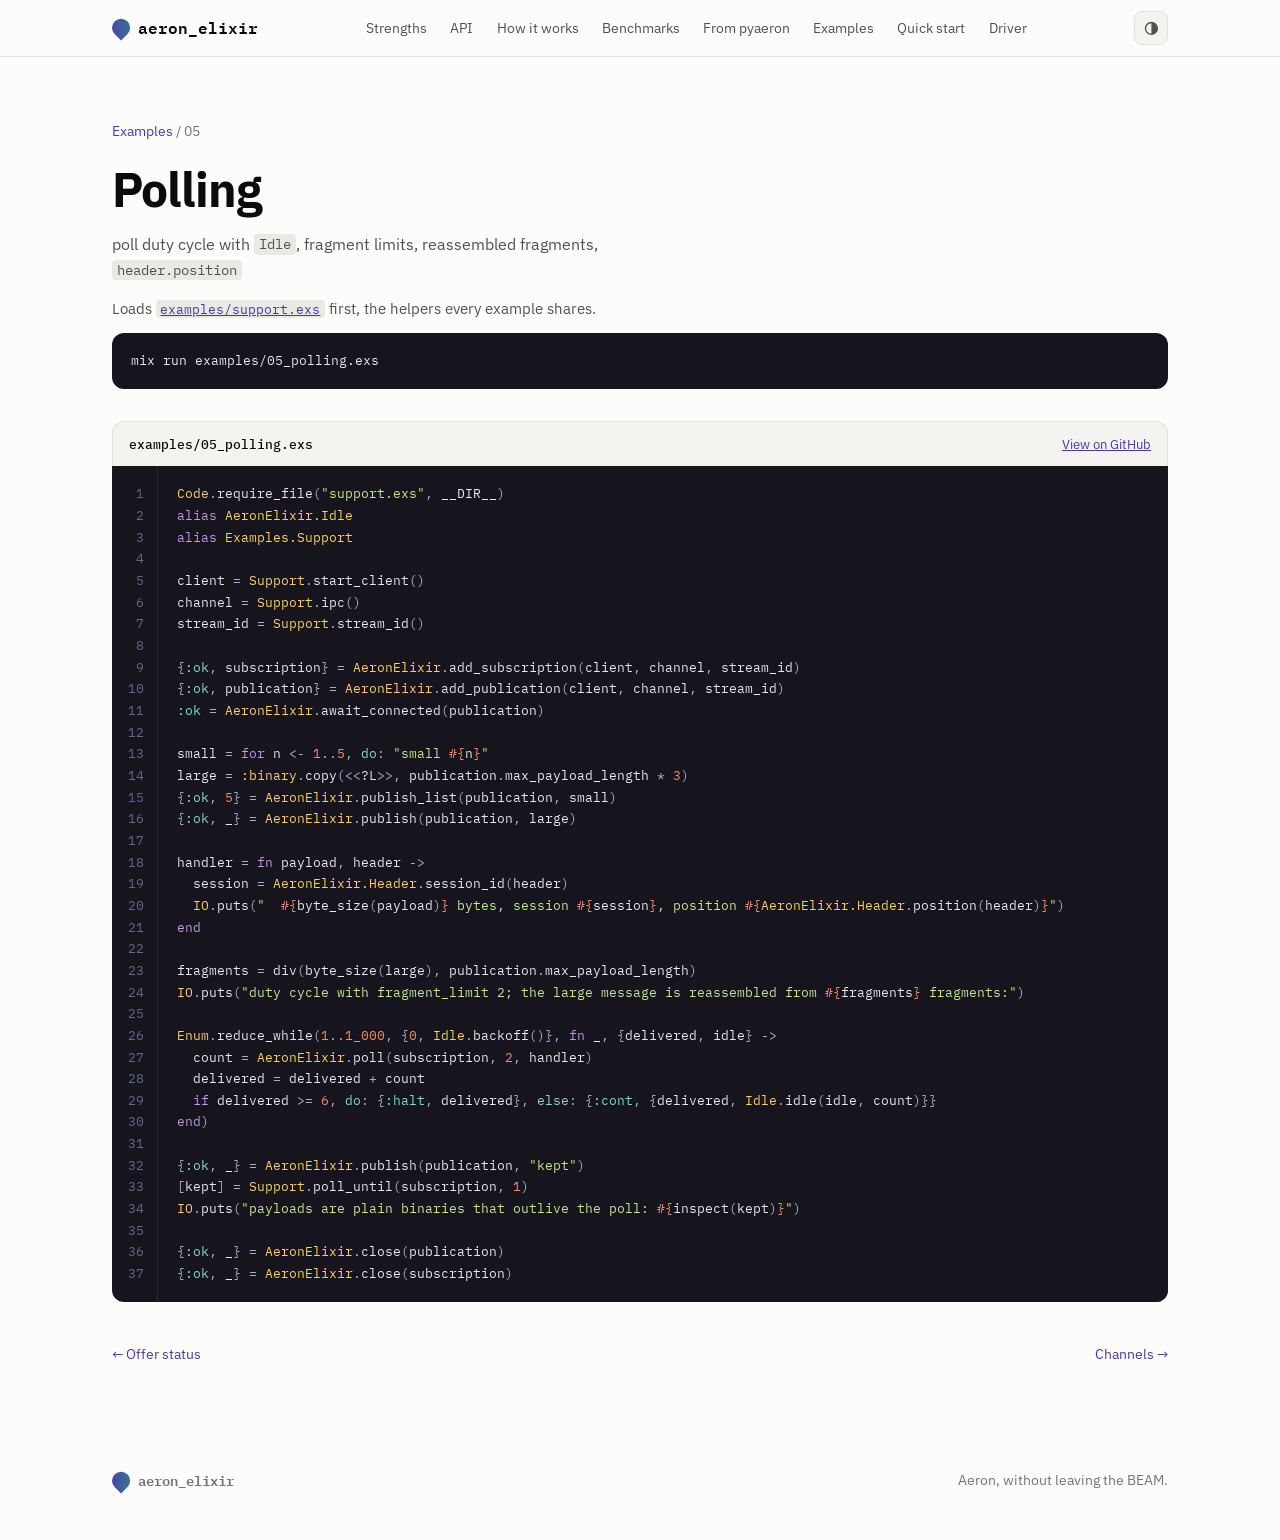
<file: docs/examples/05_polling.html>
<!DOCTYPE html>
<html lang="en">
  <head>
    <meta charset="utf-8">
    <meta name="viewport" content="width=device-width, initial-scale=1">
    <title>Polling · aeron_elixir</title>
    <meta name="description" content="poll duty cycle with Idle, fragment limits, reassembled fragments, header.position">
    <link rel="icon" href="data:image/svg+xml,%3Csvg%20xmlns%3D%22http%3A%2F%2Fwww.w3.org%2F2000%2Fsvg%22%20viewBox%3D%220%200%2032%2032%22%3E%3Cpath%20d%3D%22M16%204a12%2012%200%201%201-12%2012V4z%22%20fill%3D%22%234a3aa7%22%2F%3E%3C%2Fsvg%3E">
    <link rel="preconnect" href="https://fonts.googleapis.com">
    <link rel="preconnect" href="https://fonts.gstatic.com" crossorigin>
    <link rel="stylesheet" href="https://fonts.googleapis.com/css2?family=IBM+Plex+Mono:wght@400;500&family=IBM+Plex+Sans:wght@400;500;600;700&display=swap">
    <script>(function () {
  var key = "aeron-elixir-theme";
  function apply(choice) {
    var root = document.documentElement;
    if (choice === "light" || choice === "dark") { root.setAttribute("data-theme", choice); }
    else { root.removeAttribute("data-theme"); }
  }
  window.aeronSetTheme = function (choice) {
    try { window.localStorage.setItem(key, choice); } catch (error) {}
    apply(choice);
  };
  var stored = "auto";
  try { stored = window.localStorage.getItem(key) || "auto"; } catch (error) {}
  apply(stored);
})();
</script>
    <style>:root {
  color-scheme: light;
  --surface: #fcfcfb;
  --surface-2: #f4f3ef;
  --surface-3: #ebe9e3;
  --ink: #0b0b0b;
  --ink-2: #52514e;
  --ink-3: #75746f;
  --rule: #e3e1da;
  --accent: #4a3aa7;
  --accent-soft: #ece9fb;
  --fam-elixir: #4a3aa7;
  --fam-native: #1baf7a;
  --fam-python: #eb6834;
  --fam-other: #b9b7af;
  --code-bg: #16151d;
  --code-ink: #e9e7f1;
  --shadow: 0 1px 2px rgb(0 0 0 / 0.04), 0 8px 24px rgb(0 0 0 / 0.06);
}
@media (prefers-color-scheme: dark) {
  :root:not([data-theme="light"]) {
    color-scheme: dark;
    --surface: #1a1a19;
    --surface-2: #212120;
    --surface-3: #2b2b29;
    --ink: #ffffff;
    --ink-2: #c3c2b7;
    --ink-3: #9a998f;
    --rule: #33332f;
    --accent: #9085e9;
    --accent-soft: #29254a;
    --fam-elixir: #9085e9;
    --fam-native: #199e70;
    --fam-python: #d95926;
    --fam-other: #5d5c56;
    --code-bg: #121116;
    --shadow: 0 1px 2px rgb(0 0 0 / 0.3), 0 8px 24px rgb(0 0 0 / 0.35);
  }
}
:root[data-theme="dark"] {
  color-scheme: dark;
  --surface: #1a1a19;
  --surface-2: #212120;
  --surface-3: #2b2b29;
  --ink: #ffffff;
  --ink-2: #c3c2b7;
  --ink-3: #9a998f;
  --rule: #33332f;
  --accent: #9085e9;
  --accent-soft: #29254a;
  --fam-elixir: #9085e9;
  --fam-native: #199e70;
  --fam-python: #d95926;
  --fam-other: #5d5c56;
  --code-bg: #121116;
  --shadow: 0 1px 2px rgb(0 0 0 / 0.3), 0 8px 24px rgb(0 0 0 / 0.35);
}
* { box-sizing: border-box; }
html { scroll-behavior: smooth; scroll-padding-top: 4.5rem; }
body {
  margin: 0;
  background: var(--surface);
  color: var(--ink);
  font: 400 16px/1.6 "IBM Plex Sans", system-ui, sans-serif;
  -webkit-font-smoothing: antialiased;
}
code, pre, .step, .eyebrow, .bar-value, .tile-value, .example-file {
  font-family: "IBM Plex Mono", ui-monospace, monospace;
}
a { color: inherit; }
button { font: inherit; color: inherit; }
h1, h2, h3 { margin: 0; letter-spacing: -0.02em; line-height: 1.15; }
h1 { font-size: clamp(2.4rem, 6vw, 4.4rem); font-weight: 700; max-width: 14ch; }
h2 { font-size: clamp(1.7rem, 3.4vw, 2.5rem); font-weight: 600; max-width: 22ch; }
h3 { font-size: 1.1rem; font-weight: 600; }
p { margin: 0; }
:not(pre) > code {
  font-size: 0.86em;
  background: var(--surface-3);
  padding: 0.1em 0.35em;
  border-radius: 4px;
}
.wrap { max-width: 1120px; margin: 0 auto; padding: 0 16px; }
@media (min-width: 720px) { .wrap { padding: 0 32px; } }

.nav {
  position: sticky; top: 0; z-index: 10;
  background: color-mix(in srgb, var(--surface) 86%, transparent);
  backdrop-filter: blur(12px);
  border-bottom: 1px solid var(--rule);
}
.nav-inner { display: flex; align-items: center; justify-content: space-between; gap: 1rem; height: 3.5rem; }
.nav nav { position: relative; display: flex; align-items: center; gap: 0.15rem; overflow-x: auto; scrollbar-width: none; font-size: 0.9rem; }
.nav nav a {
  position: relative; z-index: 1; text-decoration: none; color: var(--ink-2); white-space: nowrap;
  padding: 0.3rem 0.65rem; border-radius: 999px; transition: color 0.25s ease;
}
.nav nav a:hover { color: var(--ink); }
.nav nav a[aria-current="location"] { color: var(--accent); }
.nav-marker {
  position: absolute; left: 0; top: 50%; height: 1.9rem; margin-top: -0.95rem; width: 0;
  border-radius: 999px; pointer-events: none; opacity: 0;
  background: var(--accent-soft);
  box-shadow: inset 0 0 0 1px color-mix(in srgb, var(--accent) 28%, transparent);
}
.nav nav.has-marker .nav-marker { opacity: 1; }
.nav nav.marker-ready .nav-marker {
  transition: transform 0.38s cubic-bezier(0.2, 0.75, 0.25, 1), width 0.38s cubic-bezier(0.2, 0.75, 0.25, 1), opacity 0.2s ease;
}
@media (prefers-reduced-motion: reduce) {
  .nav nav a, .nav nav.marker-ready .nav-marker { transition: none; }
}
@media (max-width: 1080px) { .nav nav { display: none; } }
.theme-menu { position: relative; flex: none; }
.theme-toggle {
  display: inline-grid; place-items: center; width: 2.1rem; height: 2.1rem; padding: 0; cursor: pointer;
  border: 1px solid var(--rule); border-radius: 8px; background: var(--surface-2); color: var(--ink-2);
  transition: color 0.2s ease, border-color 0.2s ease;
}
.theme-toggle:hover, .theme-toggle[aria-expanded="true"] { color: var(--ink); border-color: color-mix(in srgb, var(--accent) 45%, var(--rule)); }
.theme-toggle:focus-visible { outline: 2px solid var(--accent); outline-offset: 2px; }
.theme-icon { width: 1.05rem; height: 1.05rem; flex: none; }
.theme-toggle .theme-icon { display: none; }
:root:not([data-theme]) .theme-toggle .theme-icon-auto,
:root[data-theme="light"] .theme-toggle .theme-icon-light,
:root[data-theme="dark"] .theme-toggle .theme-icon-dark { display: block; }
.theme-options {
  position: absolute; right: 0; top: calc(100% + 0.45rem); min-width: 9.5rem; padding: 0.3rem;
  display: grid; gap: 2px; background: var(--surface); border: 1px solid var(--rule); border-radius: 10px; box-shadow: var(--shadow);
}
.theme-options[hidden] { display: none; }
.theme-options button {
  display: flex; align-items: center; gap: 0.6rem; width: 100%; border: 0; background: none; cursor: pointer;
  padding: 0.45rem 0.6rem; border-radius: 6px; font-size: 0.85rem; color: var(--ink-2); text-align: left;
}
.theme-options button:hover, .theme-options button:focus-visible { background: var(--surface-2); color: var(--ink); outline: none; }
.theme-options button[aria-checked="true"] { color: var(--accent); }
.theme-check { margin-left: auto; width: 0.95rem; height: 0.95rem; visibility: hidden; }
.theme-options button[aria-checked="true"] .theme-check { visibility: visible; }
.brand { display: inline-flex; align-items: center; gap: 0.55rem; font-weight: 600; text-decoration: none; font-family: "IBM Plex Mono", monospace; }
.mark {
  width: 1.1rem; height: 1.1rem; border-radius: 50% 50% 50% 0;
  background: linear-gradient(135deg, var(--accent), color-mix(in srgb, var(--accent) 45%, var(--fam-native)));
  transform: rotate(-45deg);
}

.eyebrow { font-size: 0.78rem; letter-spacing: 0.12em; text-transform: uppercase; color: var(--accent); margin-bottom: 0.9rem; font-weight: 500; }
.step { font-size: 0.75rem; letter-spacing: 0.08em; color: var(--accent); font-weight: 500; margin-bottom: 0.6rem; display: block; }
.sub { color: var(--ink-2); margin-top: 0.9rem; max-width: 60ch; }
.sub.small { font-size: 0.9rem; margin: 0.8rem 0 0.5rem; }
.fine { color: var(--ink-3); font-size: 0.82rem; margin-top: 0.8rem; }

.hero { padding-top: clamp(3rem, 9vw, 6.5rem); padding-bottom: 4rem; }
.lead { font-size: clamp(1.05rem, 1.8vw, 1.25rem); color: var(--ink-2); max-width: 60ch; margin-top: 1.4rem; }
.pills { list-style: none; padding: 0; margin: 1.6rem 0 0; display: flex; flex-wrap: wrap; gap: 0.5rem; }
.pills li { font-size: 0.85rem; padding: 0.3rem 0.75rem; border: 1px solid var(--rule); border-radius: 999px; color: var(--ink-2); background: var(--surface-2); }
.tiles { display: grid; grid-template-columns: repeat(auto-fit, minmax(220px, 1fr)); gap: 1px; margin-top: 3rem; background: var(--rule); border: 1px solid var(--rule); border-radius: 14px; overflow: hidden; }
.tile { background: var(--surface); padding: 1.4rem 1.4rem 1.3rem; }
.tile-value { font-size: clamp(2rem, 4vw, 2.6rem); font-weight: 500; letter-spacing: -0.03em; color: var(--accent); line-height: 1.1; }
.tile-label { margin-top: 0.6rem; font-size: 0.92rem; font-weight: 500; }
.tile-detail { margin-top: 0.25rem; font-size: 0.85rem; color: var(--ink-3); }

.band { background: var(--surface-2); border-top: 1px solid var(--rule); border-bottom: 1px solid var(--rule); padding: clamp(3.5rem, 7vw, 5.5rem) 0; }
.section { padding-top: clamp(3.5rem, 7vw, 5.5rem); padding-bottom: clamp(3.5rem, 7vw, 5.5rem); }
.grid { display: grid; gap: 1rem; margin-top: 2.2rem; }
.grid.three { grid-template-columns: repeat(auto-fit, minmax(260px, 1fr)); }
.grid.two { grid-template-columns: repeat(auto-fit, minmax(300px, 1fr)); gap: 2rem; }
.card { background: var(--surface); border: 1px solid var(--rule); border-radius: 12px; padding: 1.4rem; color: var(--ink-2); font-size: 0.95rem; }

.api { display: grid; gap: 2.5rem; margin-top: 2.5rem; }
.api-step { display: grid; gap: 0.4rem; grid-template-columns: minmax(0, 1fr); }
.api-step .code { margin-top: 0.9rem; }
.ticks { margin: 0.8rem 0 0; padding: 0; list-style: none; color: var(--ink-2); font-size: 0.95rem; display: grid; gap: 0.5rem; }
.ticks li { padding-left: 1.2rem; position: relative; }
.ticks li::before { content: ""; position: absolute; left: 0; top: 0.62em; width: 0.45rem; height: 0.45rem; border-radius: 2px; background: var(--accent); }

.code { min-width: 0; }
.code pre, pre.shell {
  margin: 0; background: var(--code-bg); color: var(--code-ink); border-radius: 12px;
  padding: 1.1rem 1.2rem; overflow-x: auto; font-size: 0.82rem; line-height: 1.65;
}
pre.shell { margin-top: 0.75rem; }
.code .k, .code .kd, .code .kn { color: #c792ea; }
.code .ss, .code .sa, .code .no, .code .na { color: #7fdbca; }
.code .s, .code .s1, .code .s2, .code .sx, .code .sh { color: #c3e88d; }
.code .se, .code .si { color: #f78c6c; }
.code .nc, .code .nn { color: #ffcb6b; }
.code .nf, .code .fm { color: #82aaff; }
.code .m, .code .mi, .code .mf { color: #f78c6c; }
.code .o, .code .p, .code .pi { color: #a6accd; }
.code .c, .code .c1 { color: #7a7f99; font-style: italic; }

.flow { display: grid; gap: 1rem; margin-top: 2.2rem; grid-template-columns: 1fr; }
@media (min-width: 860px) { .flow { grid-template-columns: repeat(3, 1fr); gap: 2.4rem; } }
.flow-step { position: relative; color: var(--ink-2); font-size: 0.95rem; padding-top: 1rem; border-top: 2px solid var(--ink); }
@media (min-width: 860px) {
  .flow-step:not(:last-child)::after {
    content: "→"; position: absolute; right: -1.75rem; top: -0.95rem; color: var(--ink-3);
    font-family: "IBM Plex Mono", monospace; background: var(--surface-2); padding: 0 0.25rem;
  }
}
.term { display: grid; grid-template-columns: repeat(3, 1fr); gap: 6px; margin-top: 2.5rem; }
.partition { position: relative; height: 3rem; background: var(--surface); border: 1px solid var(--rule); border-radius: 8px; display: flex; gap: 2px; padding: 5px; }
.partition.active { border-color: var(--accent); }
.frame { flex: 0 0 9%; border-radius: 3px; }
.frame.wide { flex-basis: 16%; }
.frame.read { background: var(--surface-3); }
.frame.unread { background: var(--fam-elixir); }
.frame.pad { flex: 1; background: repeating-linear-gradient(135deg, var(--surface-3) 0 4px, transparent 4px 8px); }
.term { margin-bottom: 1.6rem; padding-top: 1.6rem; }
.marker { position: relative; flex: 0 0 2px; margin: -9px 0; background: currentColor; color: var(--ink-3); border-radius: 1px; }
.marker > span { position: absolute; left: -2px; font: 500 0.7rem "IBM Plex Mono", monospace; white-space: nowrap; }
.marker.position > span { top: calc(100% + 0.3rem); }
.marker.tail { color: var(--accent); }
.marker.tail > span { bottom: calc(100% + 0.3rem); }
.notes { margin-top: 3.5rem; }
#driver .code { margin-top: 2rem; }
.notes p { color: var(--ink-2); margin-top: 0.6rem; font-size: 0.95rem; }

.compare { position: relative; display: flex; flex-wrap: wrap; align-items: center; gap: 0.45rem; margin-top: 2rem; font-size: 0.85rem; color: var(--ink-3); }
.compare-label { margin: 0 0.15rem; }
.chip {
  display: inline-flex; align-items: center; gap: 0.45rem; padding: 0.22rem 0.4rem 0.22rem 0.65rem;
  border: 1px solid var(--rule); border-radius: 999px; background: var(--surface); color: var(--ink); font-size: 0.82rem; line-height: 1.4;
}
.chip .swatch { margin: 0; }
.chip-fixed { padding-right: 0.7rem; font-weight: 600; }
button.chip { cursor: pointer; transition: border-color 0.2s ease; }
button.chip:hover, button.chip:focus-visible { border-color: color-mix(in srgb, var(--accent) 45%, var(--rule)); outline: none; }
.chip-remove { display: inline-grid; place-items: center; width: 1.1rem; height: 1.1rem; border-radius: 999px; color: var(--ink-3); }
button.chip:hover .chip-remove, button.chip:focus-visible .chip-remove { background: var(--surface-3); color: var(--ink); }
.chip-remove svg { width: 0.7rem; height: 0.7rem; }
.chip[hidden] { display: none; }
.compare-add { display: contents; }
.compare-toggle {
  border: 1px dashed color-mix(in srgb, var(--ink-3) 55%, transparent); border-radius: 999px; background: none; cursor: pointer;
  padding: 0.22rem 0.75rem; font-size: 0.82rem; line-height: 1.4; color: var(--ink-2); transition: color 0.2s ease, border-color 0.2s ease;
}
.compare-toggle:hover, .compare-toggle[aria-expanded="true"] { color: var(--accent); border-color: var(--accent); }
.compare-toggle:focus-visible { outline: 2px solid var(--accent); outline-offset: 2px; }
.compare-options {
  position: absolute; left: 0; top: calc(100% + 0.45rem); z-index: 5; min-width: 17rem; max-width: 100%; padding: 0.35rem;
  display: grid; gap: 2px; background: var(--surface); border: 1px solid var(--rule); border-radius: 10px; box-shadow: var(--shadow);
}
.compare-options[hidden] { display: none; }
.compare-option { display: flex; align-items: center; gap: 0.6rem; padding: 0.4rem 0.55rem; border-radius: 6px; cursor: pointer; color: var(--ink); }
.compare-option:hover, .compare-option:focus-within { background: var(--surface-2); }
.compare-option input { accent-color: var(--accent); margin: 0; }
.compare-option .swatch { margin: 0; }
.compare-option-variant { margin-left: auto; padding-left: 0.8rem; font-size: 0.75rem; color: var(--ink-3); white-space: nowrap; }
@media (max-width: 560px) { .compare-option-variant { display: none; } }
.compare-shortcuts { display: flex; gap: 1rem; padding: 0.45rem 0.55rem 0.25rem; margin-top: 0.2rem; border-top: 1px solid var(--rule); }
.compare-shortcuts button { border: 0; background: none; padding: 0; cursor: pointer; font-size: 0.8rem; color: var(--accent); }
.compare-shortcuts button:hover { text-decoration: underline; text-underline-offset: 3px; }
.bar-row[hidden], .data tr[hidden], .legend li[hidden] { display: none; }
.tabs { display: flex; gap: 0.25rem; margin-top: 2.2rem; border-bottom: 1px solid var(--rule); overflow-x: auto; scrollbar-width: none; }
.tabs button {
  background: none; border: 0; padding: 0.7rem 0.9rem; cursor: pointer; color: var(--ink-3);
  border-bottom: 2px solid transparent; margin-bottom: -1px; white-space: nowrap; font-weight: 500;
}
.tabs button[aria-selected="true"] { color: var(--ink); border-bottom-color: var(--accent); }
.panel { padding-top: 1.5rem; }
.controls { display: flex; flex-wrap: wrap; align-items: center; gap: 0.8rem 1.6rem; }
.control { display: flex; align-items: center; gap: 0.6rem; flex-wrap: wrap; }
.control-label { font-size: 0.8rem; color: var(--ink-3); }
.segmented { display: inline-flex; background: var(--surface-2); border: 1px solid var(--rule); border-radius: 8px; padding: 2px; flex-wrap: wrap; }
.segmented button { border: 0; background: none; padding: 0.3rem 0.65rem; border-radius: 6px; cursor: pointer; font-size: 0.85rem; color: var(--ink-2); }
.segmented button[aria-pressed="true"] { background: var(--surface); color: var(--ink); box-shadow: var(--shadow); }
.link { background: none; border: 0; padding: 0; cursor: pointer; color: var(--accent); font-size: 0.85rem; text-decoration: underline; text-underline-offset: 3px; margin-left: auto; }
.chart-head { display: flex; flex-wrap: wrap; justify-content: space-between; align-items: baseline; gap: 0.6rem 1.5rem; margin: 1.8rem 0 1rem; }
.chart-head h3 { font-size: 1rem; }
.legend { list-style: none; margin: 0; padding: 0; display: flex; flex-wrap: wrap; gap: 0.4rem 1rem; font-size: 0.82rem; color: var(--ink-2); }
.legend li { display: inline-flex; align-items: center; gap: 0.4rem; }
.swatch { display: inline-block; width: 0.7rem; height: 0.7rem; border-radius: 3px; background: var(--fam); margin-right: 0.45rem; vertical-align: -0.05rem; }
.legend .swatch { margin-right: 0; }
.fam-elixir { --fam: var(--fam-elixir); }
.fam-python { --fam: var(--fam-python); }
.fam-native { --fam: var(--fam-native); }
.fam-other { --fam: var(--fam-other); }

.bars { list-style: none; margin: 0; padding: 0; display: grid; gap: 2px; }
.bar-row { position: relative; display: grid; grid-template-columns: minmax(0, 15rem) minmax(0, 1fr); gap: 1rem; align-items: center; padding: 0.35rem 0.4rem; border-radius: 8px; outline: none; }
.bar-row:hover, .bar-row:focus-visible { background: var(--surface-2); }
.bar-row.fam-elixir .bar-name { font-weight: 600; }
.bar-label { display: flex; flex-direction: column; line-height: 1.3; min-width: 0; }
.bar-name { font-size: 0.9rem; }
.bar-variant { font-size: 0.76rem; color: var(--ink-3); white-space: nowrap; overflow: hidden; text-overflow: ellipsis; }
.bar-track { display: flex; align-items: center; gap: 0.5rem; min-width: 0; }
.bar { display: block; height: 20px; min-width: 3px; background: var(--fam); border-radius: 0 4px 4px 0; transition: width 280ms ease; }
.bar-value { font-size: 0.82rem; color: var(--ink); white-space: nowrap; font-variant-numeric: tabular-nums; }
@media (max-width: 640px) {
  .bar-row { grid-template-columns: 1fr; gap: 0.25rem; }
}
.tip {
  display: none; position: absolute; z-index: 5; right: 0.5rem; bottom: calc(100% - 0.3rem);
  background: var(--surface); border: 1px solid var(--rule); border-radius: 10px; box-shadow: var(--shadow);
  padding: 0.7rem 0.85rem; min-width: 14rem; font-size: 0.82rem; pointer-events: none;
}
.bar-row:hover .tip, .bar-row:focus-visible .tip { display: block; }
.tip-variant { display: block; color: var(--ink-3); font-size: 0.76rem; margin-bottom: 0.4rem; }
.tip dl { margin: 0; display: grid; gap: 0.15rem; }
.tip dl div { display: flex; justify-content: space-between; gap: 1.5rem; }
.tip dt { color: var(--ink-2); }
.tip dd { margin: 0; font-family: "IBM Plex Mono", monospace; font-variant-numeric: tabular-nums; }
.versus { margin-top: 1.2rem; padding: 0.8rem 1rem; border-left: 3px solid var(--accent); background: var(--accent-soft); border-radius: 0 8px 8px 0; font-size: 0.92rem; }
.method { color: var(--ink-2); font-size: 0.88rem; margin-top: 1.2rem; max-width: 80ch; }
.table-scroll { overflow-x: auto; }
.data { width: 100%; border-collapse: collapse; font-size: 0.86rem; }
.data th, .data td { text-align: right; padding: 0.5rem 0.75rem; border-bottom: 1px solid var(--rule); white-space: nowrap; font-variant-numeric: tabular-nums; }
.data th:nth-child(-n+2), .data td:nth-child(-n+2) { text-align: left; }
.data th { color: var(--ink-3); font-weight: 500; font-size: 0.78rem; }
.data td:nth-child(2) { color: var(--ink-3); }

.mapping { margin-top: 2.2rem; border: 1px solid var(--rule); border-radius: 12px; overflow: hidden; background: var(--surface); }
.mapping-row { display: grid; grid-template-columns: 1fr 1fr; gap: 1.5rem; padding: 0.7rem 1.1rem; border-top: 1px solid var(--rule); font-size: 0.88rem; color: var(--ink-2); }
.mapping-row:first-child { border-top: 0; }
.mapping-row.head { font-size: 0.75rem; letter-spacing: 0.08em; text-transform: uppercase; color: var(--ink-3); background: var(--surface-2); font-family: "IBM Plex Mono", monospace; }
@media (max-width: 640px) { .mapping-row { grid-template-columns: 1fr; gap: 0.3rem; } }

.example {
  text-align: left; display: flex; flex-direction: column; gap: 0.5rem; cursor: pointer;
  background: var(--surface); border: 1px solid var(--rule); border-radius: 12px; padding: 1.2rem;
  transition: border-color 160ms ease, transform 160ms ease;
}
.example:hover { border-color: var(--accent); transform: translateY(-1px); }
.example[aria-expanded="true"] { border-color: var(--accent); box-shadow: var(--shadow); }
.example .step { margin: 0; }
.example-shows { font-size: 0.9rem; color: var(--ink-2); flex: 1; }
.example-file { font-size: 0.75rem; color: var(--ink-3); }
.start { display: grid; grid-template-columns: minmax(0, 1fr); gap: 2.2rem; margin-top: 2.2rem; }

.footer { display: flex; justify-content: space-between; flex-wrap: wrap; gap: 1rem; padding-top: 2.5rem; padding-bottom: 3rem; color: var(--ink-3); font-size: 0.88rem; }
.crumbs { font-size: 0.85rem; color: var(--ink-3); margin-bottom: 1.2rem; }
.crumbs a { color: var(--accent); text-decoration: none; }
.example-page { padding-top: clamp(2.5rem, 6vw, 4rem); padding-bottom: 4rem; }
.example-page h1 { font-size: clamp(2rem, 5vw, 3rem); max-width: none; }
.listing-head { display: flex; flex-wrap: wrap; align-items: center; justify-content: space-between; gap: 0.5rem 1rem; margin-top: 2rem; padding: 0.7rem 1rem; background: var(--surface-2); border: 1px solid var(--rule); border-bottom: 0; border-radius: 12px 12px 0 0; font-size: 0.82rem; }
.listing-head .file { font-family: "IBM Plex Mono", monospace; font-weight: 500; }
.origin { color: var(--ink-3); }
.origin a { color: var(--accent); }
.listing { display: grid; grid-template-columns: auto minmax(0, 1fr); background: var(--code-bg); border-radius: 0 0 12px 12px; overflow: hidden; }
.gutter { margin: 0; padding: 1.1rem 0.8rem 1.1rem 1rem; text-align: right; color: #626788; user-select: none; font: 400 0.82rem/1.65 "IBM Plex Mono", monospace; border-right: 1px solid #2a2936; }
.listing .code pre { border-radius: 0; }
.run { margin-top: 1.4rem; }
.requires { color: var(--ink-2); font-size: 0.92rem; margin-top: 0.9rem; }
.requires a { color: var(--accent); }
.pager { display: flex; justify-content: space-between; gap: 1rem; margin-top: 2.5rem; flex-wrap: wrap; }
.pager a { color: var(--accent); text-decoration: none; font-size: 0.9rem; }
a.example { text-decoration: none; color: inherit; }
[hidden] { display: none !important; }
.explorer .chart-table, .explorer.show-table .bars { display: none; }
.explorer.show-table .chart-table { display: block; }
.explorer .when-table, .explorer.show-table .when-chart { display: none; }
.explorer.show-table .when-table { display: inline; }
.listing-head a { color: var(--accent); }
.compare + .tabs { margin-top: 1.1rem; }
</style>
  </head>
  <body>
    <header class="nav">
  <div class="wrap nav-inner">
    <a href="../index.html#top" class="brand"><span class="mark" aria-hidden="true"></span>aeron_elixir</a>
    <nav aria-label="Sections">
      <a href="../index.html#strengths" data-section="strengths">Strengths</a><a href="../index.html#api" data-section="api">API</a><a href="../index.html#log" data-section="log">How it works</a><a href="../index.html#benchmarks" data-section="benchmarks">Benchmarks</a><a href="../index.html#pyaeron" data-section="pyaeron">From pyaeron</a><a href="../index.html#examples" data-section="examples">Examples</a><a href="../index.html#start" data-section="start">Quick start</a><a href="../index.html#driver" data-section="driver">Driver</a>
    </nav>
    <div class="theme-menu" data-theme-menu>
      <button type="button" class="theme-toggle" aria-haspopup="menu" aria-expanded="false" aria-controls="theme-options" aria-label="Colour theme" title="Colour theme">
        <svg class="theme-icon theme-icon-auto" viewBox="0 0 24 24" fill="none" stroke="currentColor" stroke-width="2" aria-hidden="true"><circle cx="12" cy="12" r="8.5"></circle><path d="M12 3.5a8.5 8.5 0 0 1 0 17z" fill="currentColor" stroke="none"></path></svg><svg class="theme-icon theme-icon-light" viewBox="0 0 24 24" fill="none" stroke="currentColor" stroke-width="2" stroke-linecap="round" aria-hidden="true"><circle cx="12" cy="12" r="4"></circle><path d="M12 2.5v2M12 19.5v2M2.5 12h2M19.5 12h2M5.3 5.3l1.4 1.4M17.3 17.3l1.4 1.4M5.3 18.7l1.4-1.4M17.3 6.7l1.4-1.4"></path></svg><svg class="theme-icon theme-icon-dark" viewBox="0 0 24 24" fill="none" stroke="currentColor" stroke-width="2" stroke-linejoin="round" aria-hidden="true"><path d="M20 14.5A8.5 8.5 0 0 1 9.5 4a8.5 8.5 0 1 0 10.5 10.5z"></path></svg>
      </button>
      <div class="theme-options" id="theme-options" role="menu" aria-label="Colour theme" hidden>
        <button type="button" role="menuitemradio" aria-checked="false" data-theme-choice="auto">
          <svg class="theme-icon theme-icon-auto" viewBox="0 0 24 24" fill="none" stroke="currentColor" stroke-width="2" aria-hidden="true"><circle cx="12" cy="12" r="8.5"></circle><path d="M12 3.5a8.5 8.5 0 0 1 0 17z" fill="currentColor" stroke="none"></path></svg>Auto
          <svg class="theme-check" viewBox="0 0 24 24" fill="none" stroke="currentColor" stroke-width="2.4" stroke-linecap="round" stroke-linejoin="round" aria-hidden="true"><polyline points="20 6 9 17 4 12"></polyline></svg>
        </button><button type="button" role="menuitemradio" aria-checked="false" data-theme-choice="light">
          <svg class="theme-icon theme-icon-light" viewBox="0 0 24 24" fill="none" stroke="currentColor" stroke-width="2" stroke-linecap="round" aria-hidden="true"><circle cx="12" cy="12" r="4"></circle><path d="M12 2.5v2M12 19.5v2M2.5 12h2M19.5 12h2M5.3 5.3l1.4 1.4M17.3 17.3l1.4 1.4M5.3 18.7l1.4-1.4M17.3 6.7l1.4-1.4"></path></svg>Light
          <svg class="theme-check" viewBox="0 0 24 24" fill="none" stroke="currentColor" stroke-width="2.4" stroke-linecap="round" stroke-linejoin="round" aria-hidden="true"><polyline points="20 6 9 17 4 12"></polyline></svg>
        </button><button type="button" role="menuitemradio" aria-checked="false" data-theme-choice="dark">
          <svg class="theme-icon theme-icon-dark" viewBox="0 0 24 24" fill="none" stroke="currentColor" stroke-width="2" stroke-linejoin="round" aria-hidden="true"><path d="M20 14.5A8.5 8.5 0 0 1 9.5 4a8.5 8.5 0 1 0 10.5 10.5z"></path></svg>Dark
          <svg class="theme-check" viewBox="0 0 24 24" fill="none" stroke="currentColor" stroke-width="2.4" stroke-linecap="round" stroke-linejoin="round" aria-hidden="true"><polyline points="20 6 9 17 4 12"></polyline></svg>
        </button>
      </div>
    </div>
  </div>
</header>
    
  <main class="wrap example-page">
    <p class="crumbs">
      <a href="../index.html#examples">Examples</a> / 05
    </p>
    <h1>Polling</h1>
    <p class="sub"><span>poll duty cycle with </span><code>Idle</code><span>, fragment limits, reassembled fragments, </span><code>header.position</code></p>

    <p class="requires">
      Loads <a href="support.html"><code>examples/support.exs</code></a> first, the helpers every example shares.
    </p>
    

    <pre class="shell run"><code>mix run examples/05_polling.exs</code></pre>

    <div class="listing-head">
      <span class="file">examples/05_polling.exs</span>
      <a href="https://github.com/jaman/aeron_elixir/blob/main/examples/05_polling.exs">View on GitHub</a>
    </div>
    <div class="listing">
      <pre class="gutter" aria-hidden="true">1
2
3
4
5
6
7
8
9
10
11
12
13
14
15
16
17
18
19
20
21
22
23
24
25
26
27
28
29
30
31
32
33
34
35
36
37</pre>
      <div class="code"><pre class="highlight"><code><span class="nc">Code</span><span class="o">.</span><span class="n">require_file</span><span class="p" data-group-id="g119653943-1">(</span><span class="s">&quot;support.exs&quot;</span><span class="p">,</span><span class="w"> </span><span class="bp">__DIR__</span><span class="p" data-group-id="g119653943-1">)</span><span class="w">
</span><span class="kn">alias</span><span class="w"> </span><span class="nc">AeronElixir.Idle</span><span class="w">
</span><span class="kn">alias</span><span class="w"> </span><span class="nc">Examples.Support</span><span class="w">

</span><span class="n">client</span><span class="w"> </span><span class="o">=</span><span class="w"> </span><span class="nc">Support</span><span class="o">.</span><span class="n">start_client</span><span class="p" data-group-id="g119653943-2">(</span><span class="p" data-group-id="g119653943-2">)</span><span class="w">
</span><span class="n">channel</span><span class="w"> </span><span class="o">=</span><span class="w"> </span><span class="nc">Support</span><span class="o">.</span><span class="n">ipc</span><span class="p" data-group-id="g119653943-3">(</span><span class="p" data-group-id="g119653943-3">)</span><span class="w">
</span><span class="n">stream_id</span><span class="w"> </span><span class="o">=</span><span class="w"> </span><span class="nc">Support</span><span class="o">.</span><span class="n">stream_id</span><span class="p" data-group-id="g119653943-4">(</span><span class="p" data-group-id="g119653943-4">)</span><span class="w">

</span><span class="p" data-group-id="g119653943-5">{</span><span class="ss">:ok</span><span class="p">,</span><span class="w"> </span><span class="n">subscription</span><span class="p" data-group-id="g119653943-5">}</span><span class="w"> </span><span class="o">=</span><span class="w"> </span><span class="nc">AeronElixir</span><span class="o">.</span><span class="n">add_subscription</span><span class="p" data-group-id="g119653943-6">(</span><span class="n">client</span><span class="p">,</span><span class="w"> </span><span class="n">channel</span><span class="p">,</span><span class="w"> </span><span class="n">stream_id</span><span class="p" data-group-id="g119653943-6">)</span><span class="w">
</span><span class="p" data-group-id="g119653943-7">{</span><span class="ss">:ok</span><span class="p">,</span><span class="w"> </span><span class="n">publication</span><span class="p" data-group-id="g119653943-7">}</span><span class="w"> </span><span class="o">=</span><span class="w"> </span><span class="nc">AeronElixir</span><span class="o">.</span><span class="n">add_publication</span><span class="p" data-group-id="g119653943-8">(</span><span class="n">client</span><span class="p">,</span><span class="w"> </span><span class="n">channel</span><span class="p">,</span><span class="w"> </span><span class="n">stream_id</span><span class="p" data-group-id="g119653943-8">)</span><span class="w">
</span><span class="ss">:ok</span><span class="w"> </span><span class="o">=</span><span class="w"> </span><span class="nc">AeronElixir</span><span class="o">.</span><span class="n">await_connected</span><span class="p" data-group-id="g119653943-9">(</span><span class="n">publication</span><span class="p" data-group-id="g119653943-9">)</span><span class="w">

</span><span class="n">small</span><span class="w"> </span><span class="o">=</span><span class="w"> </span><span class="k">for</span><span class="w"> </span><span class="n">n</span><span class="w"> </span><span class="o">&lt;-</span><span class="w"> </span><span class="mi">1</span><span class="o">..</span><span class="mi">5</span><span class="p">,</span><span class="w"> </span><span class="ss">do</span><span class="p">:</span><span class="w"> </span><span class="s">&quot;small </span><span class="si" data-group-id="g119653943-10">#{</span><span class="n">n</span><span class="si" data-group-id="g119653943-10">}</span><span class="s">&quot;</span><span class="w">
</span><span class="n">large</span><span class="w"> </span><span class="o">=</span><span class="w"> </span><span class="nc">:binary</span><span class="o">.</span><span class="n">copy</span><span class="p" data-group-id="g119653943-11">(</span><span class="p" data-group-id="g119653943-12">&lt;&lt;</span><span class="sc">?L</span><span class="p" data-group-id="g119653943-12">&gt;&gt;</span><span class="p">,</span><span class="w"> </span><span class="n">publication</span><span class="o">.</span><span class="n">max_payload_length</span><span class="w"> </span><span class="o">*</span><span class="w"> </span><span class="mi">3</span><span class="p" data-group-id="g119653943-11">)</span><span class="w">
</span><span class="p" data-group-id="g119653943-13">{</span><span class="ss">:ok</span><span class="p">,</span><span class="w"> </span><span class="mi">5</span><span class="p" data-group-id="g119653943-13">}</span><span class="w"> </span><span class="o">=</span><span class="w"> </span><span class="nc">AeronElixir</span><span class="o">.</span><span class="n">publish_list</span><span class="p" data-group-id="g119653943-14">(</span><span class="n">publication</span><span class="p">,</span><span class="w"> </span><span class="n">small</span><span class="p" data-group-id="g119653943-14">)</span><span class="w">
</span><span class="p" data-group-id="g119653943-15">{</span><span class="ss">:ok</span><span class="p">,</span><span class="w"> </span><span class="bp">_</span><span class="p" data-group-id="g119653943-15">}</span><span class="w"> </span><span class="o">=</span><span class="w"> </span><span class="nc">AeronElixir</span><span class="o">.</span><span class="n">publish</span><span class="p" data-group-id="g119653943-16">(</span><span class="n">publication</span><span class="p">,</span><span class="w"> </span><span class="n">large</span><span class="p" data-group-id="g119653943-16">)</span><span class="w">

</span><span class="n">handler</span><span class="w"> </span><span class="o">=</span><span class="w"> </span><span class="k" data-group-id="g119653943-17">fn</span><span class="w"> </span><span class="n">payload</span><span class="p">,</span><span class="w"> </span><span class="n">header</span><span class="w"> </span><span class="o">-&gt;</span><span class="w">
  </span><span class="n">session</span><span class="w"> </span><span class="o">=</span><span class="w"> </span><span class="nc">AeronElixir.Header</span><span class="o">.</span><span class="n">session_id</span><span class="p" data-group-id="g119653943-18">(</span><span class="n">header</span><span class="p" data-group-id="g119653943-18">)</span><span class="w">
  </span><span class="nc">IO</span><span class="o">.</span><span class="n">puts</span><span class="p" data-group-id="g119653943-19">(</span><span class="s">&quot;  </span><span class="si" data-group-id="g119653943-20">#{</span><span class="n">byte_size</span><span class="p" data-group-id="g119653943-21">(</span><span class="n">payload</span><span class="p" data-group-id="g119653943-21">)</span><span class="si" data-group-id="g119653943-20">}</span><span class="s"> bytes, session </span><span class="si" data-group-id="g119653943-22">#{</span><span class="n">session</span><span class="si" data-group-id="g119653943-22">}</span><span class="s">, position </span><span class="si" data-group-id="g119653943-23">#{</span><span class="nc">AeronElixir.Header</span><span class="o">.</span><span class="n">position</span><span class="p" data-group-id="g119653943-24">(</span><span class="n">header</span><span class="p" data-group-id="g119653943-24">)</span><span class="si" data-group-id="g119653943-23">}</span><span class="s">&quot;</span><span class="p" data-group-id="g119653943-19">)</span><span class="w">
</span><span class="k" data-group-id="g119653943-17">end</span><span class="w">

</span><span class="n">fragments</span><span class="w"> </span><span class="o">=</span><span class="w"> </span><span class="n">div</span><span class="p" data-group-id="g119653943-25">(</span><span class="n">byte_size</span><span class="p" data-group-id="g119653943-26">(</span><span class="n">large</span><span class="p" data-group-id="g119653943-26">)</span><span class="p">,</span><span class="w"> </span><span class="n">publication</span><span class="o">.</span><span class="n">max_payload_length</span><span class="p" data-group-id="g119653943-25">)</span><span class="w">
</span><span class="nc">IO</span><span class="o">.</span><span class="n">puts</span><span class="p" data-group-id="g119653943-27">(</span><span class="s">&quot;duty cycle with fragment_limit 2; the large message is reassembled from </span><span class="si" data-group-id="g119653943-28">#{</span><span class="n">fragments</span><span class="si" data-group-id="g119653943-28">}</span><span class="s"> fragments:&quot;</span><span class="p" data-group-id="g119653943-27">)</span><span class="w">

</span><span class="nc">Enum</span><span class="o">.</span><span class="n">reduce_while</span><span class="p" data-group-id="g119653943-29">(</span><span class="mi">1</span><span class="o">..</span><span class="mi">1_000</span><span class="p">,</span><span class="w"> </span><span class="p" data-group-id="g119653943-30">{</span><span class="mi">0</span><span class="p">,</span><span class="w"> </span><span class="nc">Idle</span><span class="o">.</span><span class="n">backoff</span><span class="p" data-group-id="g119653943-31">(</span><span class="p" data-group-id="g119653943-31">)</span><span class="p" data-group-id="g119653943-30">}</span><span class="p">,</span><span class="w"> </span><span class="k" data-group-id="g119653943-32">fn</span><span class="w"> </span><span class="bp">_</span><span class="p">,</span><span class="w"> </span><span class="p" data-group-id="g119653943-33">{</span><span class="n">delivered</span><span class="p">,</span><span class="w"> </span><span class="n">idle</span><span class="p" data-group-id="g119653943-33">}</span><span class="w"> </span><span class="o">-&gt;</span><span class="w">
  </span><span class="n">count</span><span class="w"> </span><span class="o">=</span><span class="w"> </span><span class="nc">AeronElixir</span><span class="o">.</span><span class="n">poll</span><span class="p" data-group-id="g119653943-34">(</span><span class="n">subscription</span><span class="p">,</span><span class="w"> </span><span class="mi">2</span><span class="p">,</span><span class="w"> </span><span class="n">handler</span><span class="p" data-group-id="g119653943-34">)</span><span class="w">
  </span><span class="n">delivered</span><span class="w"> </span><span class="o">=</span><span class="w"> </span><span class="n">delivered</span><span class="w"> </span><span class="o">+</span><span class="w"> </span><span class="n">count</span><span class="w">
  </span><span class="k">if</span><span class="w"> </span><span class="n">delivered</span><span class="w"> </span><span class="o">&gt;=</span><span class="w"> </span><span class="mi">6</span><span class="p">,</span><span class="w"> </span><span class="ss">do</span><span class="p">:</span><span class="w"> </span><span class="p" data-group-id="g119653943-35">{</span><span class="ss">:halt</span><span class="p">,</span><span class="w"> </span><span class="n">delivered</span><span class="p" data-group-id="g119653943-35">}</span><span class="p">,</span><span class="w"> </span><span class="ss">else</span><span class="p">:</span><span class="w"> </span><span class="p" data-group-id="g119653943-36">{</span><span class="ss">:cont</span><span class="p">,</span><span class="w"> </span><span class="p" data-group-id="g119653943-37">{</span><span class="n">delivered</span><span class="p">,</span><span class="w"> </span><span class="nc">Idle</span><span class="o">.</span><span class="n">idle</span><span class="p" data-group-id="g119653943-38">(</span><span class="n">idle</span><span class="p">,</span><span class="w"> </span><span class="n">count</span><span class="p" data-group-id="g119653943-38">)</span><span class="p" data-group-id="g119653943-37">}</span><span class="p" data-group-id="g119653943-36">}</span><span class="w">
</span><span class="k" data-group-id="g119653943-32">end</span><span class="p" data-group-id="g119653943-29">)</span><span class="w">

</span><span class="p" data-group-id="g119653943-39">{</span><span class="ss">:ok</span><span class="p">,</span><span class="w"> </span><span class="bp">_</span><span class="p" data-group-id="g119653943-39">}</span><span class="w"> </span><span class="o">=</span><span class="w"> </span><span class="nc">AeronElixir</span><span class="o">.</span><span class="n">publish</span><span class="p" data-group-id="g119653943-40">(</span><span class="n">publication</span><span class="p">,</span><span class="w"> </span><span class="s">&quot;kept&quot;</span><span class="p" data-group-id="g119653943-40">)</span><span class="w">
</span><span class="p" data-group-id="g119653943-41">[</span><span class="n">kept</span><span class="p" data-group-id="g119653943-41">]</span><span class="w"> </span><span class="o">=</span><span class="w"> </span><span class="nc">Support</span><span class="o">.</span><span class="n">poll_until</span><span class="p" data-group-id="g119653943-42">(</span><span class="n">subscription</span><span class="p">,</span><span class="w"> </span><span class="mi">1</span><span class="p" data-group-id="g119653943-42">)</span><span class="w">
</span><span class="nc">IO</span><span class="o">.</span><span class="n">puts</span><span class="p" data-group-id="g119653943-43">(</span><span class="s">&quot;payloads are plain binaries that outlive the poll: </span><span class="si" data-group-id="g119653943-44">#{</span><span class="n">inspect</span><span class="p" data-group-id="g119653943-45">(</span><span class="n">kept</span><span class="p" data-group-id="g119653943-45">)</span><span class="si" data-group-id="g119653943-44">}</span><span class="s">&quot;</span><span class="p" data-group-id="g119653943-43">)</span><span class="w">

</span><span class="p" data-group-id="g119653943-46">{</span><span class="ss">:ok</span><span class="p">,</span><span class="w"> </span><span class="bp">_</span><span class="p" data-group-id="g119653943-46">}</span><span class="w"> </span><span class="o">=</span><span class="w"> </span><span class="nc">AeronElixir</span><span class="o">.</span><span class="n">close</span><span class="p" data-group-id="g119653943-47">(</span><span class="n">publication</span><span class="p" data-group-id="g119653943-47">)</span><span class="w">
</span><span class="p" data-group-id="g119653943-48">{</span><span class="ss">:ok</span><span class="p">,</span><span class="w"> </span><span class="bp">_</span><span class="p" data-group-id="g119653943-48">}</span><span class="w"> </span><span class="o">=</span><span class="w"> </span><span class="nc">AeronElixir</span><span class="o">.</span><span class="n">close</span><span class="p" data-group-id="g119653943-49">(</span><span class="n">subscription</span><span class="p" data-group-id="g119653943-49">)</span><span class="w">
</span></code></pre></div>
    </div>

    <nav class="pager">
      <a href="04_offer_status.html">← Offer status</a>
      
      <a href="06_channels.html">Channels →</a>
    </nav>
  </main>

    <footer class="wrap footer">
  <span class="brand"><span class="mark" aria-hidden="true"></span>aeron_elixir</span>
  <span>Aeron, without leaving the BEAM.</span>
</footer>
    <script>(function () {
  var reducedMotion = window.matchMedia("(prefers-reduced-motion: reduce)").matches;
  var bar = document.querySelector(".nav nav");
  if (bar) { followSections(bar); }
  themeMenu(document.querySelector("[data-theme-menu]"));

  function followSections(bar) {
    var entries = Array.prototype.slice.call(bar.querySelectorAll("a[data-section]"))
      .map(function (link) { return { link: link, section: document.getElementById(link.getAttribute("data-section")) }; })
      .filter(function (entry) { return entry.section; });
    if (entries.length === 0) { return; }

    var marker = document.createElement("span");
    marker.className = "nav-marker";
    marker.setAttribute("aria-hidden", "true");
    bar.insertBefore(marker, bar.firstChild);

    var header = document.querySelector(".nav");
    var current = null;
    var scheduled = false;

    function sectionInView() {
      var root = document.documentElement;
      if (window.innerHeight + window.scrollY >= root.scrollHeight - 2) { return entries[entries.length - 1]; }
      var line = header.offsetHeight + Math.round(window.innerHeight * 0.25);
      return entries.reduce(function (found, entry) {
        return entry.section.getBoundingClientRect().top <= line ? entry : found;
      }, null);
    }

    function placeMarker() {
      bar.classList.toggle("has-marker", current !== null);
      if (current === null) { return; }
      marker.style.width = current.link.offsetWidth + "px";
      marker.style.transform = "translateX(" + current.link.offsetLeft + "px)";
    }

    function keepVisible(link) {
      var left = link.offsetLeft;
      var right = left + link.offsetWidth;
      if (left < bar.scrollLeft || right > bar.scrollLeft + bar.clientWidth) {
        bar.scrollTo({ left: Math.max(0, left - 16), behavior: reducedMotion ? "auto" : "smooth" });
      }
    }

    function update() {
      scheduled = false;
      var next = sectionInView();
      if (next !== current) {
        if (current) { current.link.removeAttribute("aria-current"); }
        if (next) { next.link.setAttribute("aria-current", "location"); keepVisible(next.link); }
        current = next;
      }
      placeMarker();
    }

    function schedule() {
      if (!scheduled) { scheduled = true; window.requestAnimationFrame(update); }
    }

    window.addEventListener("scroll", schedule, { passive: true });
    window.addEventListener("resize", schedule);
    if (document.fonts && document.fonts.ready) { document.fonts.ready.then(schedule); }
    update();
    window.requestAnimationFrame(function () { bar.classList.add("marker-ready"); });
  }

  function themeMenu(menu) {
    if (!menu) { return; }
    var toggle = menu.querySelector(".theme-toggle");
    var list = menu.querySelector(".theme-options");
    var items = Array.prototype.slice.call(list.querySelectorAll("[data-theme-choice]"));

    function chosen() { return document.documentElement.getAttribute("data-theme") || "auto"; }

    function markChosen() {
      var choice = chosen();
      items.forEach(function (item) {
        item.setAttribute("aria-checked", String(item.getAttribute("data-theme-choice") === choice));
      });
    }

    function open() {
      markChosen();
      list.hidden = false;
      toggle.setAttribute("aria-expanded", "true");
      (items.find(function (item) { return item.getAttribute("aria-checked") === "true"; }) || items[0]).focus({ preventScroll: true });
    }

    function close(returnFocus) {
      if (list.hidden) { return; }
      list.hidden = true;
      toggle.setAttribute("aria-expanded", "false");
      if (returnFocus) { toggle.focus({ preventScroll: true }); }
    }

    function moveFocus(step) {
      var index = items.indexOf(document.activeElement);
      items[(index + step + items.length) % items.length].focus({ preventScroll: true });
    }

    toggle.addEventListener("click", function () { if (list.hidden) { open(); } else { close(false); } });

    items.forEach(function (item) {
      item.addEventListener("click", function () {
        window.aeronSetTheme(item.getAttribute("data-theme-choice"));
        markChosen();
        close(true);
      });
    });

    list.addEventListener("keydown", function (event) {
      var keys = {
        ArrowDown: function () { moveFocus(1); },
        ArrowUp: function () { moveFocus(-1); },
        Home: function () { items[0].focus({ preventScroll: true }); },
        End: function () { items[items.length - 1].focus({ preventScroll: true }); },
        Escape: function () { close(true); },
        Tab: function () { close(false); }
      };
      if (!keys[event.key]) { return; }
      if (event.key !== "Tab") { event.preventDefault(); }
      keys[event.key]();
    });

    document.addEventListener("click", function (event) {
      if (!menu.contains(event.target)) { close(false); }
    });

    markChosen();
  }
})();
</script>
    
  </body>
</html>
</file>
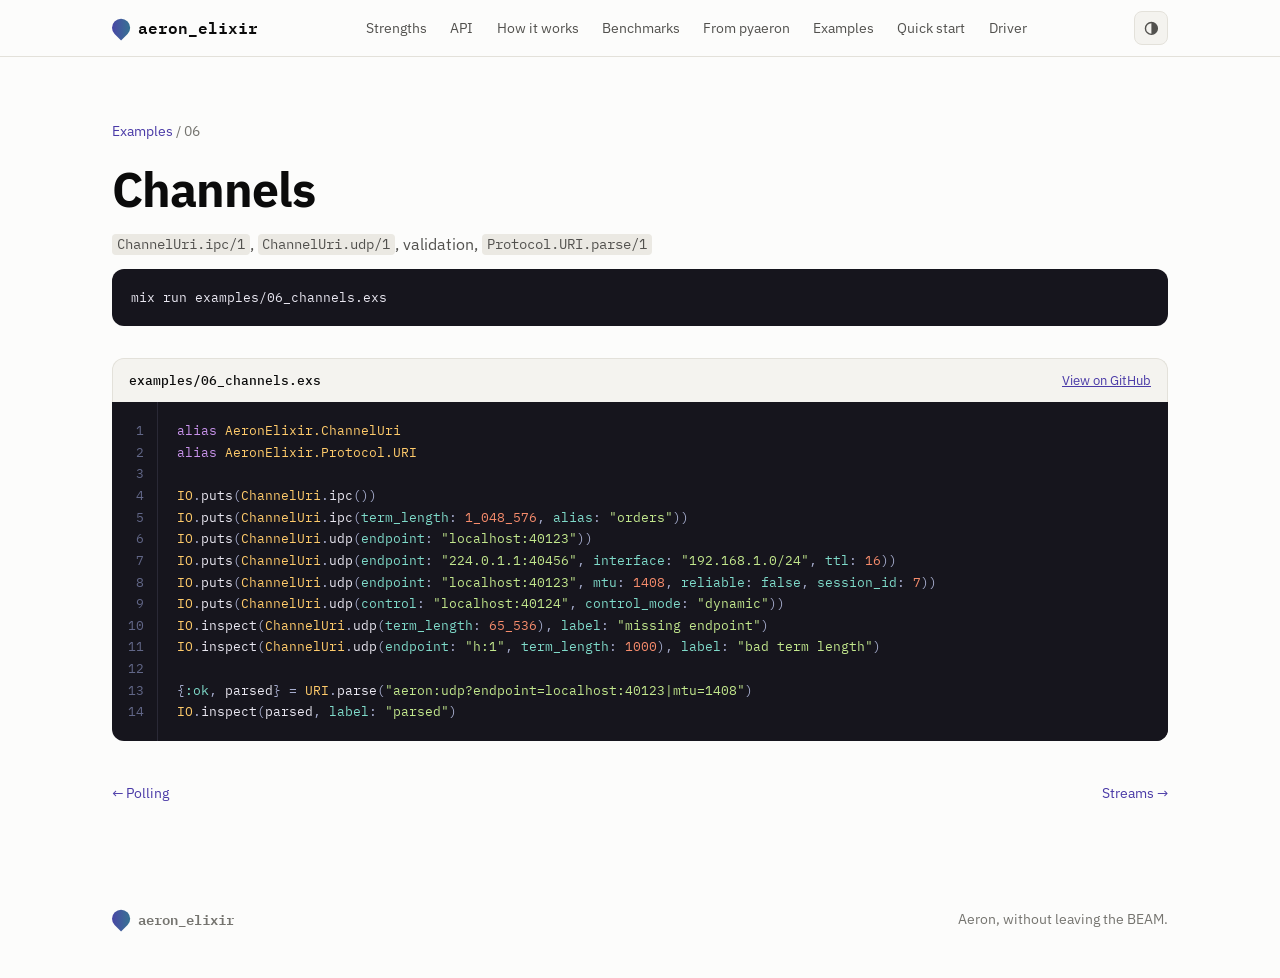
<file: docs/examples/06_channels.html>
<!DOCTYPE html>
<html lang="en">
  <head>
    <meta charset="utf-8">
    <meta name="viewport" content="width=device-width, initial-scale=1">
    <title>Channels · aeron_elixir</title>
    <meta name="description" content="ChannelUri.ipc/1, ChannelUri.udp/1, validation, Protocol.URI.parse/1">
    <link rel="icon" href="data:image/svg+xml,%3Csvg%20xmlns%3D%22http%3A%2F%2Fwww.w3.org%2F2000%2Fsvg%22%20viewBox%3D%220%200%2032%2032%22%3E%3Cpath%20d%3D%22M16%204a12%2012%200%201%201-12%2012V4z%22%20fill%3D%22%234a3aa7%22%2F%3E%3C%2Fsvg%3E">
    <link rel="preconnect" href="https://fonts.googleapis.com">
    <link rel="preconnect" href="https://fonts.gstatic.com" crossorigin>
    <link rel="stylesheet" href="https://fonts.googleapis.com/css2?family=IBM+Plex+Mono:wght@400;500&family=IBM+Plex+Sans:wght@400;500;600;700&display=swap">
    <script>(function () {
  var key = "aeron-elixir-theme";
  function apply(choice) {
    var root = document.documentElement;
    if (choice === "light" || choice === "dark") { root.setAttribute("data-theme", choice); }
    else { root.removeAttribute("data-theme"); }
  }
  window.aeronSetTheme = function (choice) {
    try { window.localStorage.setItem(key, choice); } catch (error) {}
    apply(choice);
  };
  var stored = "auto";
  try { stored = window.localStorage.getItem(key) || "auto"; } catch (error) {}
  apply(stored);
})();
</script>
    <style>:root {
  color-scheme: light;
  --surface: #fcfcfb;
  --surface-2: #f4f3ef;
  --surface-3: #ebe9e3;
  --ink: #0b0b0b;
  --ink-2: #52514e;
  --ink-3: #75746f;
  --rule: #e3e1da;
  --accent: #4a3aa7;
  --accent-soft: #ece9fb;
  --fam-elixir: #4a3aa7;
  --fam-native: #1baf7a;
  --fam-python: #eb6834;
  --fam-other: #b9b7af;
  --code-bg: #16151d;
  --code-ink: #e9e7f1;
  --shadow: 0 1px 2px rgb(0 0 0 / 0.04), 0 8px 24px rgb(0 0 0 / 0.06);
}
@media (prefers-color-scheme: dark) {
  :root:not([data-theme="light"]) {
    color-scheme: dark;
    --surface: #1a1a19;
    --surface-2: #212120;
    --surface-3: #2b2b29;
    --ink: #ffffff;
    --ink-2: #c3c2b7;
    --ink-3: #9a998f;
    --rule: #33332f;
    --accent: #9085e9;
    --accent-soft: #29254a;
    --fam-elixir: #9085e9;
    --fam-native: #199e70;
    --fam-python: #d95926;
    --fam-other: #5d5c56;
    --code-bg: #121116;
    --shadow: 0 1px 2px rgb(0 0 0 / 0.3), 0 8px 24px rgb(0 0 0 / 0.35);
  }
}
:root[data-theme="dark"] {
  color-scheme: dark;
  --surface: #1a1a19;
  --surface-2: #212120;
  --surface-3: #2b2b29;
  --ink: #ffffff;
  --ink-2: #c3c2b7;
  --ink-3: #9a998f;
  --rule: #33332f;
  --accent: #9085e9;
  --accent-soft: #29254a;
  --fam-elixir: #9085e9;
  --fam-native: #199e70;
  --fam-python: #d95926;
  --fam-other: #5d5c56;
  --code-bg: #121116;
  --shadow: 0 1px 2px rgb(0 0 0 / 0.3), 0 8px 24px rgb(0 0 0 / 0.35);
}
* { box-sizing: border-box; }
html { scroll-behavior: smooth; scroll-padding-top: 4.5rem; }
body {
  margin: 0;
  background: var(--surface);
  color: var(--ink);
  font: 400 16px/1.6 "IBM Plex Sans", system-ui, sans-serif;
  -webkit-font-smoothing: antialiased;
}
code, pre, .step, .eyebrow, .bar-value, .tile-value, .example-file {
  font-family: "IBM Plex Mono", ui-monospace, monospace;
}
a { color: inherit; }
button { font: inherit; color: inherit; }
h1, h2, h3 { margin: 0; letter-spacing: -0.02em; line-height: 1.15; }
h1 { font-size: clamp(2.4rem, 6vw, 4.4rem); font-weight: 700; max-width: 14ch; }
h2 { font-size: clamp(1.7rem, 3.4vw, 2.5rem); font-weight: 600; max-width: 22ch; }
h3 { font-size: 1.1rem; font-weight: 600; }
p { margin: 0; }
:not(pre) > code {
  font-size: 0.86em;
  background: var(--surface-3);
  padding: 0.1em 0.35em;
  border-radius: 4px;
}
.wrap { max-width: 1120px; margin: 0 auto; padding: 0 16px; }
@media (min-width: 720px) { .wrap { padding: 0 32px; } }

.nav {
  position: sticky; top: 0; z-index: 10;
  background: color-mix(in srgb, var(--surface) 86%, transparent);
  backdrop-filter: blur(12px);
  border-bottom: 1px solid var(--rule);
}
.nav-inner { display: flex; align-items: center; justify-content: space-between; gap: 1rem; height: 3.5rem; }
.nav nav { position: relative; display: flex; align-items: center; gap: 0.15rem; overflow-x: auto; scrollbar-width: none; font-size: 0.9rem; }
.nav nav a {
  position: relative; z-index: 1; text-decoration: none; color: var(--ink-2); white-space: nowrap;
  padding: 0.3rem 0.65rem; border-radius: 999px; transition: color 0.25s ease;
}
.nav nav a:hover { color: var(--ink); }
.nav nav a[aria-current="location"] { color: var(--accent); }
.nav-marker {
  position: absolute; left: 0; top: 50%; height: 1.9rem; margin-top: -0.95rem; width: 0;
  border-radius: 999px; pointer-events: none; opacity: 0;
  background: var(--accent-soft);
  box-shadow: inset 0 0 0 1px color-mix(in srgb, var(--accent) 28%, transparent);
}
.nav nav.has-marker .nav-marker { opacity: 1; }
.nav nav.marker-ready .nav-marker {
  transition: transform 0.38s cubic-bezier(0.2, 0.75, 0.25, 1), width 0.38s cubic-bezier(0.2, 0.75, 0.25, 1), opacity 0.2s ease;
}
@media (prefers-reduced-motion: reduce) {
  .nav nav a, .nav nav.marker-ready .nav-marker { transition: none; }
}
@media (max-width: 1080px) { .nav nav { display: none; } }
.theme-menu { position: relative; flex: none; }
.theme-toggle {
  display: inline-grid; place-items: center; width: 2.1rem; height: 2.1rem; padding: 0; cursor: pointer;
  border: 1px solid var(--rule); border-radius: 8px; background: var(--surface-2); color: var(--ink-2);
  transition: color 0.2s ease, border-color 0.2s ease;
}
.theme-toggle:hover, .theme-toggle[aria-expanded="true"] { color: var(--ink); border-color: color-mix(in srgb, var(--accent) 45%, var(--rule)); }
.theme-toggle:focus-visible { outline: 2px solid var(--accent); outline-offset: 2px; }
.theme-icon { width: 1.05rem; height: 1.05rem; flex: none; }
.theme-toggle .theme-icon { display: none; }
:root:not([data-theme]) .theme-toggle .theme-icon-auto,
:root[data-theme="light"] .theme-toggle .theme-icon-light,
:root[data-theme="dark"] .theme-toggle .theme-icon-dark { display: block; }
.theme-options {
  position: absolute; right: 0; top: calc(100% + 0.45rem); min-width: 9.5rem; padding: 0.3rem;
  display: grid; gap: 2px; background: var(--surface); border: 1px solid var(--rule); border-radius: 10px; box-shadow: var(--shadow);
}
.theme-options[hidden] { display: none; }
.theme-options button {
  display: flex; align-items: center; gap: 0.6rem; width: 100%; border: 0; background: none; cursor: pointer;
  padding: 0.45rem 0.6rem; border-radius: 6px; font-size: 0.85rem; color: var(--ink-2); text-align: left;
}
.theme-options button:hover, .theme-options button:focus-visible { background: var(--surface-2); color: var(--ink); outline: none; }
.theme-options button[aria-checked="true"] { color: var(--accent); }
.theme-check { margin-left: auto; width: 0.95rem; height: 0.95rem; visibility: hidden; }
.theme-options button[aria-checked="true"] .theme-check { visibility: visible; }
.brand { display: inline-flex; align-items: center; gap: 0.55rem; font-weight: 600; text-decoration: none; font-family: "IBM Plex Mono", monospace; }
.mark {
  width: 1.1rem; height: 1.1rem; border-radius: 50% 50% 50% 0;
  background: linear-gradient(135deg, var(--accent), color-mix(in srgb, var(--accent) 45%, var(--fam-native)));
  transform: rotate(-45deg);
}

.eyebrow { font-size: 0.78rem; letter-spacing: 0.12em; text-transform: uppercase; color: var(--accent); margin-bottom: 0.9rem; font-weight: 500; }
.step { font-size: 0.75rem; letter-spacing: 0.08em; color: var(--accent); font-weight: 500; margin-bottom: 0.6rem; display: block; }
.sub { color: var(--ink-2); margin-top: 0.9rem; max-width: 60ch; }
.sub.small { font-size: 0.9rem; margin: 0.8rem 0 0.5rem; }
.fine { color: var(--ink-3); font-size: 0.82rem; margin-top: 0.8rem; }

.hero { padding-top: clamp(3rem, 9vw, 6.5rem); padding-bottom: 4rem; }
.lead { font-size: clamp(1.05rem, 1.8vw, 1.25rem); color: var(--ink-2); max-width: 60ch; margin-top: 1.4rem; }
.pills { list-style: none; padding: 0; margin: 1.6rem 0 0; display: flex; flex-wrap: wrap; gap: 0.5rem; }
.pills li { font-size: 0.85rem; padding: 0.3rem 0.75rem; border: 1px solid var(--rule); border-radius: 999px; color: var(--ink-2); background: var(--surface-2); }
.tiles { display: grid; grid-template-columns: repeat(auto-fit, minmax(220px, 1fr)); gap: 1px; margin-top: 3rem; background: var(--rule); border: 1px solid var(--rule); border-radius: 14px; overflow: hidden; }
.tile { background: var(--surface); padding: 1.4rem 1.4rem 1.3rem; }
.tile-value { font-size: clamp(2rem, 4vw, 2.6rem); font-weight: 500; letter-spacing: -0.03em; color: var(--accent); line-height: 1.1; }
.tile-label { margin-top: 0.6rem; font-size: 0.92rem; font-weight: 500; }
.tile-detail { margin-top: 0.25rem; font-size: 0.85rem; color: var(--ink-3); }

.band { background: var(--surface-2); border-top: 1px solid var(--rule); border-bottom: 1px solid var(--rule); padding: clamp(3.5rem, 7vw, 5.5rem) 0; }
.section { padding-top: clamp(3.5rem, 7vw, 5.5rem); padding-bottom: clamp(3.5rem, 7vw, 5.5rem); }
.grid { display: grid; gap: 1rem; margin-top: 2.2rem; }
.grid.three { grid-template-columns: repeat(auto-fit, minmax(260px, 1fr)); }
.grid.two { grid-template-columns: repeat(auto-fit, minmax(300px, 1fr)); gap: 2rem; }
.card { background: var(--surface); border: 1px solid var(--rule); border-radius: 12px; padding: 1.4rem; color: var(--ink-2); font-size: 0.95rem; }

.api { display: grid; gap: 2.5rem; margin-top: 2.5rem; }
.api-step { display: grid; gap: 0.4rem; grid-template-columns: minmax(0, 1fr); }
.api-step .code { margin-top: 0.9rem; }
.ticks { margin: 0.8rem 0 0; padding: 0; list-style: none; color: var(--ink-2); font-size: 0.95rem; display: grid; gap: 0.5rem; }
.ticks li { padding-left: 1.2rem; position: relative; }
.ticks li::before { content: ""; position: absolute; left: 0; top: 0.62em; width: 0.45rem; height: 0.45rem; border-radius: 2px; background: var(--accent); }

.code { min-width: 0; }
.code pre, pre.shell {
  margin: 0; background: var(--code-bg); color: var(--code-ink); border-radius: 12px;
  padding: 1.1rem 1.2rem; overflow-x: auto; font-size: 0.82rem; line-height: 1.65;
}
pre.shell { margin-top: 0.75rem; }
.code .k, .code .kd, .code .kn { color: #c792ea; }
.code .ss, .code .sa, .code .no, .code .na { color: #7fdbca; }
.code .s, .code .s1, .code .s2, .code .sx, .code .sh { color: #c3e88d; }
.code .se, .code .si { color: #f78c6c; }
.code .nc, .code .nn { color: #ffcb6b; }
.code .nf, .code .fm { color: #82aaff; }
.code .m, .code .mi, .code .mf { color: #f78c6c; }
.code .o, .code .p, .code .pi { color: #a6accd; }
.code .c, .code .c1 { color: #7a7f99; font-style: italic; }

.flow { display: grid; gap: 1rem; margin-top: 2.2rem; grid-template-columns: 1fr; }
@media (min-width: 860px) { .flow { grid-template-columns: repeat(3, 1fr); gap: 2.4rem; } }
.flow-step { position: relative; color: var(--ink-2); font-size: 0.95rem; padding-top: 1rem; border-top: 2px solid var(--ink); }
@media (min-width: 860px) {
  .flow-step:not(:last-child)::after {
    content: "→"; position: absolute; right: -1.75rem; top: -0.95rem; color: var(--ink-3);
    font-family: "IBM Plex Mono", monospace; background: var(--surface-2); padding: 0 0.25rem;
  }
}
.term { display: grid; grid-template-columns: repeat(3, 1fr); gap: 6px; margin-top: 2.5rem; }
.partition { position: relative; height: 3rem; background: var(--surface); border: 1px solid var(--rule); border-radius: 8px; display: flex; gap: 2px; padding: 5px; }
.partition.active { border-color: var(--accent); }
.frame { flex: 0 0 9%; border-radius: 3px; }
.frame.wide { flex-basis: 16%; }
.frame.read { background: var(--surface-3); }
.frame.unread { background: var(--fam-elixir); }
.frame.pad { flex: 1; background: repeating-linear-gradient(135deg, var(--surface-3) 0 4px, transparent 4px 8px); }
.term { margin-bottom: 1.6rem; padding-top: 1.6rem; }
.marker { position: relative; flex: 0 0 2px; margin: -9px 0; background: currentColor; color: var(--ink-3); border-radius: 1px; }
.marker > span { position: absolute; left: -2px; font: 500 0.7rem "IBM Plex Mono", monospace; white-space: nowrap; }
.marker.position > span { top: calc(100% + 0.3rem); }
.marker.tail { color: var(--accent); }
.marker.tail > span { bottom: calc(100% + 0.3rem); }
.notes { margin-top: 3.5rem; }
#driver .code { margin-top: 2rem; }
.notes p { color: var(--ink-2); margin-top: 0.6rem; font-size: 0.95rem; }

.compare { position: relative; display: flex; flex-wrap: wrap; align-items: center; gap: 0.45rem; margin-top: 2rem; font-size: 0.85rem; color: var(--ink-3); }
.compare-label { margin: 0 0.15rem; }
.chip {
  display: inline-flex; align-items: center; gap: 0.45rem; padding: 0.22rem 0.4rem 0.22rem 0.65rem;
  border: 1px solid var(--rule); border-radius: 999px; background: var(--surface); color: var(--ink); font-size: 0.82rem; line-height: 1.4;
}
.chip .swatch { margin: 0; }
.chip-fixed { padding-right: 0.7rem; font-weight: 600; }
button.chip { cursor: pointer; transition: border-color 0.2s ease; }
button.chip:hover, button.chip:focus-visible { border-color: color-mix(in srgb, var(--accent) 45%, var(--rule)); outline: none; }
.chip-remove { display: inline-grid; place-items: center; width: 1.1rem; height: 1.1rem; border-radius: 999px; color: var(--ink-3); }
button.chip:hover .chip-remove, button.chip:focus-visible .chip-remove { background: var(--surface-3); color: var(--ink); }
.chip-remove svg { width: 0.7rem; height: 0.7rem; }
.chip[hidden] { display: none; }
.compare-add { display: contents; }
.compare-toggle {
  border: 1px dashed color-mix(in srgb, var(--ink-3) 55%, transparent); border-radius: 999px; background: none; cursor: pointer;
  padding: 0.22rem 0.75rem; font-size: 0.82rem; line-height: 1.4; color: var(--ink-2); transition: color 0.2s ease, border-color 0.2s ease;
}
.compare-toggle:hover, .compare-toggle[aria-expanded="true"] { color: var(--accent); border-color: var(--accent); }
.compare-toggle:focus-visible { outline: 2px solid var(--accent); outline-offset: 2px; }
.compare-options {
  position: absolute; left: 0; top: calc(100% + 0.45rem); z-index: 5; min-width: 17rem; max-width: 100%; padding: 0.35rem;
  display: grid; gap: 2px; background: var(--surface); border: 1px solid var(--rule); border-radius: 10px; box-shadow: var(--shadow);
}
.compare-options[hidden] { display: none; }
.compare-option { display: flex; align-items: center; gap: 0.6rem; padding: 0.4rem 0.55rem; border-radius: 6px; cursor: pointer; color: var(--ink); }
.compare-option:hover, .compare-option:focus-within { background: var(--surface-2); }
.compare-option input { accent-color: var(--accent); margin: 0; }
.compare-option .swatch { margin: 0; }
.compare-option-variant { margin-left: auto; padding-left: 0.8rem; font-size: 0.75rem; color: var(--ink-3); white-space: nowrap; }
@media (max-width: 560px) { .compare-option-variant { display: none; } }
.compare-shortcuts { display: flex; gap: 1rem; padding: 0.45rem 0.55rem 0.25rem; margin-top: 0.2rem; border-top: 1px solid var(--rule); }
.compare-shortcuts button { border: 0; background: none; padding: 0; cursor: pointer; font-size: 0.8rem; color: var(--accent); }
.compare-shortcuts button:hover { text-decoration: underline; text-underline-offset: 3px; }
.bar-row[hidden], .data tr[hidden], .legend li[hidden] { display: none; }
.tabs { display: flex; gap: 0.25rem; margin-top: 2.2rem; border-bottom: 1px solid var(--rule); overflow-x: auto; scrollbar-width: none; }
.tabs button {
  background: none; border: 0; padding: 0.7rem 0.9rem; cursor: pointer; color: var(--ink-3);
  border-bottom: 2px solid transparent; margin-bottom: -1px; white-space: nowrap; font-weight: 500;
}
.tabs button[aria-selected="true"] { color: var(--ink); border-bottom-color: var(--accent); }
.panel { padding-top: 1.5rem; }
.controls { display: flex; flex-wrap: wrap; align-items: center; gap: 0.8rem 1.6rem; }
.control { display: flex; align-items: center; gap: 0.6rem; flex-wrap: wrap; }
.control-label { font-size: 0.8rem; color: var(--ink-3); }
.segmented { display: inline-flex; background: var(--surface-2); border: 1px solid var(--rule); border-radius: 8px; padding: 2px; flex-wrap: wrap; }
.segmented button { border: 0; background: none; padding: 0.3rem 0.65rem; border-radius: 6px; cursor: pointer; font-size: 0.85rem; color: var(--ink-2); }
.segmented button[aria-pressed="true"] { background: var(--surface); color: var(--ink); box-shadow: var(--shadow); }
.link { background: none; border: 0; padding: 0; cursor: pointer; color: var(--accent); font-size: 0.85rem; text-decoration: underline; text-underline-offset: 3px; margin-left: auto; }
.chart-head { display: flex; flex-wrap: wrap; justify-content: space-between; align-items: baseline; gap: 0.6rem 1.5rem; margin: 1.8rem 0 1rem; }
.chart-head h3 { font-size: 1rem; }
.legend { list-style: none; margin: 0; padding: 0; display: flex; flex-wrap: wrap; gap: 0.4rem 1rem; font-size: 0.82rem; color: var(--ink-2); }
.legend li { display: inline-flex; align-items: center; gap: 0.4rem; }
.swatch { display: inline-block; width: 0.7rem; height: 0.7rem; border-radius: 3px; background: var(--fam); margin-right: 0.45rem; vertical-align: -0.05rem; }
.legend .swatch { margin-right: 0; }
.fam-elixir { --fam: var(--fam-elixir); }
.fam-python { --fam: var(--fam-python); }
.fam-native { --fam: var(--fam-native); }
.fam-other { --fam: var(--fam-other); }

.bars { list-style: none; margin: 0; padding: 0; display: grid; gap: 2px; }
.bar-row { position: relative; display: grid; grid-template-columns: minmax(0, 15rem) minmax(0, 1fr); gap: 1rem; align-items: center; padding: 0.35rem 0.4rem; border-radius: 8px; outline: none; }
.bar-row:hover, .bar-row:focus-visible { background: var(--surface-2); }
.bar-row.fam-elixir .bar-name { font-weight: 600; }
.bar-label { display: flex; flex-direction: column; line-height: 1.3; min-width: 0; }
.bar-name { font-size: 0.9rem; }
.bar-variant { font-size: 0.76rem; color: var(--ink-3); white-space: nowrap; overflow: hidden; text-overflow: ellipsis; }
.bar-track { display: flex; align-items: center; gap: 0.5rem; min-width: 0; }
.bar { display: block; height: 20px; min-width: 3px; background: var(--fam); border-radius: 0 4px 4px 0; transition: width 280ms ease; }
.bar-value { font-size: 0.82rem; color: var(--ink); white-space: nowrap; font-variant-numeric: tabular-nums; }
@media (max-width: 640px) {
  .bar-row { grid-template-columns: 1fr; gap: 0.25rem; }
}
.tip {
  display: none; position: absolute; z-index: 5; right: 0.5rem; bottom: calc(100% - 0.3rem);
  background: var(--surface); border: 1px solid var(--rule); border-radius: 10px; box-shadow: var(--shadow);
  padding: 0.7rem 0.85rem; min-width: 14rem; font-size: 0.82rem; pointer-events: none;
}
.bar-row:hover .tip, .bar-row:focus-visible .tip { display: block; }
.tip-variant { display: block; color: var(--ink-3); font-size: 0.76rem; margin-bottom: 0.4rem; }
.tip dl { margin: 0; display: grid; gap: 0.15rem; }
.tip dl div { display: flex; justify-content: space-between; gap: 1.5rem; }
.tip dt { color: var(--ink-2); }
.tip dd { margin: 0; font-family: "IBM Plex Mono", monospace; font-variant-numeric: tabular-nums; }
.versus { margin-top: 1.2rem; padding: 0.8rem 1rem; border-left: 3px solid var(--accent); background: var(--accent-soft); border-radius: 0 8px 8px 0; font-size: 0.92rem; }
.method { color: var(--ink-2); font-size: 0.88rem; margin-top: 1.2rem; max-width: 80ch; }
.table-scroll { overflow-x: auto; }
.data { width: 100%; border-collapse: collapse; font-size: 0.86rem; }
.data th, .data td { text-align: right; padding: 0.5rem 0.75rem; border-bottom: 1px solid var(--rule); white-space: nowrap; font-variant-numeric: tabular-nums; }
.data th:nth-child(-n+2), .data td:nth-child(-n+2) { text-align: left; }
.data th { color: var(--ink-3); font-weight: 500; font-size: 0.78rem; }
.data td:nth-child(2) { color: var(--ink-3); }

.mapping { margin-top: 2.2rem; border: 1px solid var(--rule); border-radius: 12px; overflow: hidden; background: var(--surface); }
.mapping-row { display: grid; grid-template-columns: 1fr 1fr; gap: 1.5rem; padding: 0.7rem 1.1rem; border-top: 1px solid var(--rule); font-size: 0.88rem; color: var(--ink-2); }
.mapping-row:first-child { border-top: 0; }
.mapping-row.head { font-size: 0.75rem; letter-spacing: 0.08em; text-transform: uppercase; color: var(--ink-3); background: var(--surface-2); font-family: "IBM Plex Mono", monospace; }
@media (max-width: 640px) { .mapping-row { grid-template-columns: 1fr; gap: 0.3rem; } }

.example {
  text-align: left; display: flex; flex-direction: column; gap: 0.5rem; cursor: pointer;
  background: var(--surface); border: 1px solid var(--rule); border-radius: 12px; padding: 1.2rem;
  transition: border-color 160ms ease, transform 160ms ease;
}
.example:hover { border-color: var(--accent); transform: translateY(-1px); }
.example[aria-expanded="true"] { border-color: var(--accent); box-shadow: var(--shadow); }
.example .step { margin: 0; }
.example-shows { font-size: 0.9rem; color: var(--ink-2); flex: 1; }
.example-file { font-size: 0.75rem; color: var(--ink-3); }
.start { display: grid; grid-template-columns: minmax(0, 1fr); gap: 2.2rem; margin-top: 2.2rem; }

.footer { display: flex; justify-content: space-between; flex-wrap: wrap; gap: 1rem; padding-top: 2.5rem; padding-bottom: 3rem; color: var(--ink-3); font-size: 0.88rem; }
.crumbs { font-size: 0.85rem; color: var(--ink-3); margin-bottom: 1.2rem; }
.crumbs a { color: var(--accent); text-decoration: none; }
.example-page { padding-top: clamp(2.5rem, 6vw, 4rem); padding-bottom: 4rem; }
.example-page h1 { font-size: clamp(2rem, 5vw, 3rem); max-width: none; }
.listing-head { display: flex; flex-wrap: wrap; align-items: center; justify-content: space-between; gap: 0.5rem 1rem; margin-top: 2rem; padding: 0.7rem 1rem; background: var(--surface-2); border: 1px solid var(--rule); border-bottom: 0; border-radius: 12px 12px 0 0; font-size: 0.82rem; }
.listing-head .file { font-family: "IBM Plex Mono", monospace; font-weight: 500; }
.origin { color: var(--ink-3); }
.origin a { color: var(--accent); }
.listing { display: grid; grid-template-columns: auto minmax(0, 1fr); background: var(--code-bg); border-radius: 0 0 12px 12px; overflow: hidden; }
.gutter { margin: 0; padding: 1.1rem 0.8rem 1.1rem 1rem; text-align: right; color: #626788; user-select: none; font: 400 0.82rem/1.65 "IBM Plex Mono", monospace; border-right: 1px solid #2a2936; }
.listing .code pre { border-radius: 0; }
.run { margin-top: 1.4rem; }
.requires { color: var(--ink-2); font-size: 0.92rem; margin-top: 0.9rem; }
.requires a { color: var(--accent); }
.pager { display: flex; justify-content: space-between; gap: 1rem; margin-top: 2.5rem; flex-wrap: wrap; }
.pager a { color: var(--accent); text-decoration: none; font-size: 0.9rem; }
a.example { text-decoration: none; color: inherit; }
[hidden] { display: none !important; }
.explorer .chart-table, .explorer.show-table .bars { display: none; }
.explorer.show-table .chart-table { display: block; }
.explorer .when-table, .explorer.show-table .when-chart { display: none; }
.explorer.show-table .when-table { display: inline; }
.listing-head a { color: var(--accent); }
.compare + .tabs { margin-top: 1.1rem; }
</style>
  </head>
  <body>
    <header class="nav">
  <div class="wrap nav-inner">
    <a href="../index.html#top" class="brand"><span class="mark" aria-hidden="true"></span>aeron_elixir</a>
    <nav aria-label="Sections">
      <a href="../index.html#strengths" data-section="strengths">Strengths</a><a href="../index.html#api" data-section="api">API</a><a href="../index.html#log" data-section="log">How it works</a><a href="../index.html#benchmarks" data-section="benchmarks">Benchmarks</a><a href="../index.html#pyaeron" data-section="pyaeron">From pyaeron</a><a href="../index.html#examples" data-section="examples">Examples</a><a href="../index.html#start" data-section="start">Quick start</a><a href="../index.html#driver" data-section="driver">Driver</a>
    </nav>
    <div class="theme-menu" data-theme-menu>
      <button type="button" class="theme-toggle" aria-haspopup="menu" aria-expanded="false" aria-controls="theme-options" aria-label="Colour theme" title="Colour theme">
        <svg class="theme-icon theme-icon-auto" viewBox="0 0 24 24" fill="none" stroke="currentColor" stroke-width="2" aria-hidden="true"><circle cx="12" cy="12" r="8.5"></circle><path d="M12 3.5a8.5 8.5 0 0 1 0 17z" fill="currentColor" stroke="none"></path></svg><svg class="theme-icon theme-icon-light" viewBox="0 0 24 24" fill="none" stroke="currentColor" stroke-width="2" stroke-linecap="round" aria-hidden="true"><circle cx="12" cy="12" r="4"></circle><path d="M12 2.5v2M12 19.5v2M2.5 12h2M19.5 12h2M5.3 5.3l1.4 1.4M17.3 17.3l1.4 1.4M5.3 18.7l1.4-1.4M17.3 6.7l1.4-1.4"></path></svg><svg class="theme-icon theme-icon-dark" viewBox="0 0 24 24" fill="none" stroke="currentColor" stroke-width="2" stroke-linejoin="round" aria-hidden="true"><path d="M20 14.5A8.5 8.5 0 0 1 9.5 4a8.5 8.5 0 1 0 10.5 10.5z"></path></svg>
      </button>
      <div class="theme-options" id="theme-options" role="menu" aria-label="Colour theme" hidden>
        <button type="button" role="menuitemradio" aria-checked="false" data-theme-choice="auto">
          <svg class="theme-icon theme-icon-auto" viewBox="0 0 24 24" fill="none" stroke="currentColor" stroke-width="2" aria-hidden="true"><circle cx="12" cy="12" r="8.5"></circle><path d="M12 3.5a8.5 8.5 0 0 1 0 17z" fill="currentColor" stroke="none"></path></svg>Auto
          <svg class="theme-check" viewBox="0 0 24 24" fill="none" stroke="currentColor" stroke-width="2.4" stroke-linecap="round" stroke-linejoin="round" aria-hidden="true"><polyline points="20 6 9 17 4 12"></polyline></svg>
        </button><button type="button" role="menuitemradio" aria-checked="false" data-theme-choice="light">
          <svg class="theme-icon theme-icon-light" viewBox="0 0 24 24" fill="none" stroke="currentColor" stroke-width="2" stroke-linecap="round" aria-hidden="true"><circle cx="12" cy="12" r="4"></circle><path d="M12 2.5v2M12 19.5v2M2.5 12h2M19.5 12h2M5.3 5.3l1.4 1.4M17.3 17.3l1.4 1.4M5.3 18.7l1.4-1.4M17.3 6.7l1.4-1.4"></path></svg>Light
          <svg class="theme-check" viewBox="0 0 24 24" fill="none" stroke="currentColor" stroke-width="2.4" stroke-linecap="round" stroke-linejoin="round" aria-hidden="true"><polyline points="20 6 9 17 4 12"></polyline></svg>
        </button><button type="button" role="menuitemradio" aria-checked="false" data-theme-choice="dark">
          <svg class="theme-icon theme-icon-dark" viewBox="0 0 24 24" fill="none" stroke="currentColor" stroke-width="2" stroke-linejoin="round" aria-hidden="true"><path d="M20 14.5A8.5 8.5 0 0 1 9.5 4a8.5 8.5 0 1 0 10.5 10.5z"></path></svg>Dark
          <svg class="theme-check" viewBox="0 0 24 24" fill="none" stroke="currentColor" stroke-width="2.4" stroke-linecap="round" stroke-linejoin="round" aria-hidden="true"><polyline points="20 6 9 17 4 12"></polyline></svg>
        </button>
      </div>
    </div>
  </div>
</header>
    
  <main class="wrap example-page">
    <p class="crumbs">
      <a href="../index.html#examples">Examples</a> / 06
    </p>
    <h1>Channels</h1>
    <p class="sub"><code>ChannelUri.ipc/1</code><span>, </span><code>ChannelUri.udp/1</code><span>, validation, </span><code>Protocol.URI.parse/1</code></p>

    
    

    <pre class="shell run"><code>mix run examples/06_channels.exs</code></pre>

    <div class="listing-head">
      <span class="file">examples/06_channels.exs</span>
      <a href="https://github.com/jaman/aeron_elixir/blob/main/examples/06_channels.exs">View on GitHub</a>
    </div>
    <div class="listing">
      <pre class="gutter" aria-hidden="true">1
2
3
4
5
6
7
8
9
10
11
12
13
14</pre>
      <div class="code"><pre class="highlight"><code><span class="kn">alias</span><span class="w"> </span><span class="nc">AeronElixir.ChannelUri</span><span class="w">
</span><span class="kn">alias</span><span class="w"> </span><span class="nc">AeronElixir.Protocol.URI</span><span class="w">

</span><span class="nc">IO</span><span class="o">.</span><span class="n">puts</span><span class="p" data-group-id="g51402779-1">(</span><span class="nc">ChannelUri</span><span class="o">.</span><span class="n">ipc</span><span class="p" data-group-id="g51402779-2">(</span><span class="p" data-group-id="g51402779-2">)</span><span class="p" data-group-id="g51402779-1">)</span><span class="w">
</span><span class="nc">IO</span><span class="o">.</span><span class="n">puts</span><span class="p" data-group-id="g51402779-3">(</span><span class="nc">ChannelUri</span><span class="o">.</span><span class="n">ipc</span><span class="p" data-group-id="g51402779-4">(</span><span class="ss">term_length</span><span class="p">:</span><span class="w"> </span><span class="mi">1_048_576</span><span class="p">,</span><span class="w"> </span><span class="ss">alias</span><span class="p">:</span><span class="w"> </span><span class="s">&quot;orders&quot;</span><span class="p" data-group-id="g51402779-4">)</span><span class="p" data-group-id="g51402779-3">)</span><span class="w">
</span><span class="nc">IO</span><span class="o">.</span><span class="n">puts</span><span class="p" data-group-id="g51402779-5">(</span><span class="nc">ChannelUri</span><span class="o">.</span><span class="n">udp</span><span class="p" data-group-id="g51402779-6">(</span><span class="ss">endpoint</span><span class="p">:</span><span class="w"> </span><span class="s">&quot;localhost:40123&quot;</span><span class="p" data-group-id="g51402779-6">)</span><span class="p" data-group-id="g51402779-5">)</span><span class="w">
</span><span class="nc">IO</span><span class="o">.</span><span class="n">puts</span><span class="p" data-group-id="g51402779-7">(</span><span class="nc">ChannelUri</span><span class="o">.</span><span class="n">udp</span><span class="p" data-group-id="g51402779-8">(</span><span class="ss">endpoint</span><span class="p">:</span><span class="w"> </span><span class="s">&quot;224.0.1.1:40456&quot;</span><span class="p">,</span><span class="w"> </span><span class="ss">interface</span><span class="p">:</span><span class="w"> </span><span class="s">&quot;192.168.1.0/24&quot;</span><span class="p">,</span><span class="w"> </span><span class="ss">ttl</span><span class="p">:</span><span class="w"> </span><span class="mi">16</span><span class="p" data-group-id="g51402779-8">)</span><span class="p" data-group-id="g51402779-7">)</span><span class="w">
</span><span class="nc">IO</span><span class="o">.</span><span class="n">puts</span><span class="p" data-group-id="g51402779-9">(</span><span class="nc">ChannelUri</span><span class="o">.</span><span class="n">udp</span><span class="p" data-group-id="g51402779-10">(</span><span class="ss">endpoint</span><span class="p">:</span><span class="w"> </span><span class="s">&quot;localhost:40123&quot;</span><span class="p">,</span><span class="w"> </span><span class="ss">mtu</span><span class="p">:</span><span class="w"> </span><span class="mi">1408</span><span class="p">,</span><span class="w"> </span><span class="ss">reliable</span><span class="p">:</span><span class="w"> </span><span class="no">false</span><span class="p">,</span><span class="w"> </span><span class="ss">session_id</span><span class="p">:</span><span class="w"> </span><span class="mi">7</span><span class="p" data-group-id="g51402779-10">)</span><span class="p" data-group-id="g51402779-9">)</span><span class="w">
</span><span class="nc">IO</span><span class="o">.</span><span class="n">puts</span><span class="p" data-group-id="g51402779-11">(</span><span class="nc">ChannelUri</span><span class="o">.</span><span class="n">udp</span><span class="p" data-group-id="g51402779-12">(</span><span class="ss">control</span><span class="p">:</span><span class="w"> </span><span class="s">&quot;localhost:40124&quot;</span><span class="p">,</span><span class="w"> </span><span class="ss">control_mode</span><span class="p">:</span><span class="w"> </span><span class="s">&quot;dynamic&quot;</span><span class="p" data-group-id="g51402779-12">)</span><span class="p" data-group-id="g51402779-11">)</span><span class="w">
</span><span class="nc">IO</span><span class="o">.</span><span class="n">inspect</span><span class="p" data-group-id="g51402779-13">(</span><span class="nc">ChannelUri</span><span class="o">.</span><span class="n">udp</span><span class="p" data-group-id="g51402779-14">(</span><span class="ss">term_length</span><span class="p">:</span><span class="w"> </span><span class="mi">65_536</span><span class="p" data-group-id="g51402779-14">)</span><span class="p">,</span><span class="w"> </span><span class="ss">label</span><span class="p">:</span><span class="w"> </span><span class="s">&quot;missing endpoint&quot;</span><span class="p" data-group-id="g51402779-13">)</span><span class="w">
</span><span class="nc">IO</span><span class="o">.</span><span class="n">inspect</span><span class="p" data-group-id="g51402779-15">(</span><span class="nc">ChannelUri</span><span class="o">.</span><span class="n">udp</span><span class="p" data-group-id="g51402779-16">(</span><span class="ss">endpoint</span><span class="p">:</span><span class="w"> </span><span class="s">&quot;h:1&quot;</span><span class="p">,</span><span class="w"> </span><span class="ss">term_length</span><span class="p">:</span><span class="w"> </span><span class="mi">1000</span><span class="p" data-group-id="g51402779-16">)</span><span class="p">,</span><span class="w"> </span><span class="ss">label</span><span class="p">:</span><span class="w"> </span><span class="s">&quot;bad term length&quot;</span><span class="p" data-group-id="g51402779-15">)</span><span class="w">

</span><span class="p" data-group-id="g51402779-17">{</span><span class="ss">:ok</span><span class="p">,</span><span class="w"> </span><span class="n">parsed</span><span class="p" data-group-id="g51402779-17">}</span><span class="w"> </span><span class="o">=</span><span class="w"> </span><span class="nc">URI</span><span class="o">.</span><span class="n">parse</span><span class="p" data-group-id="g51402779-18">(</span><span class="s">&quot;aeron:udp?endpoint=localhost:40123|mtu=1408&quot;</span><span class="p" data-group-id="g51402779-18">)</span><span class="w">
</span><span class="nc">IO</span><span class="o">.</span><span class="n">inspect</span><span class="p" data-group-id="g51402779-19">(</span><span class="n">parsed</span><span class="p">,</span><span class="w"> </span><span class="ss">label</span><span class="p">:</span><span class="w"> </span><span class="s">&quot;parsed&quot;</span><span class="p" data-group-id="g51402779-19">)</span><span class="w">
</span></code></pre></div>
    </div>

    <nav class="pager">
      <a href="05_polling.html">← Polling</a>
      
      <a href="07_streams.html">Streams →</a>
    </nav>
  </main>

    <footer class="wrap footer">
  <span class="brand"><span class="mark" aria-hidden="true"></span>aeron_elixir</span>
  <span>Aeron, without leaving the BEAM.</span>
</footer>
    <script>(function () {
  var reducedMotion = window.matchMedia("(prefers-reduced-motion: reduce)").matches;
  var bar = document.querySelector(".nav nav");
  if (bar) { followSections(bar); }
  themeMenu(document.querySelector("[data-theme-menu]"));

  function followSections(bar) {
    var entries = Array.prototype.slice.call(bar.querySelectorAll("a[data-section]"))
      .map(function (link) { return { link: link, section: document.getElementById(link.getAttribute("data-section")) }; })
      .filter(function (entry) { return entry.section; });
    if (entries.length === 0) { return; }

    var marker = document.createElement("span");
    marker.className = "nav-marker";
    marker.setAttribute("aria-hidden", "true");
    bar.insertBefore(marker, bar.firstChild);

    var header = document.querySelector(".nav");
    var current = null;
    var scheduled = false;

    function sectionInView() {
      var root = document.documentElement;
      if (window.innerHeight + window.scrollY >= root.scrollHeight - 2) { return entries[entries.length - 1]; }
      var line = header.offsetHeight + Math.round(window.innerHeight * 0.25);
      return entries.reduce(function (found, entry) {
        return entry.section.getBoundingClientRect().top <= line ? entry : found;
      }, null);
    }

    function placeMarker() {
      bar.classList.toggle("has-marker", current !== null);
      if (current === null) { return; }
      marker.style.width = current.link.offsetWidth + "px";
      marker.style.transform = "translateX(" + current.link.offsetLeft + "px)";
    }

    function keepVisible(link) {
      var left = link.offsetLeft;
      var right = left + link.offsetWidth;
      if (left < bar.scrollLeft || right > bar.scrollLeft + bar.clientWidth) {
        bar.scrollTo({ left: Math.max(0, left - 16), behavior: reducedMotion ? "auto" : "smooth" });
      }
    }

    function update() {
      scheduled = false;
      var next = sectionInView();
      if (next !== current) {
        if (current) { current.link.removeAttribute("aria-current"); }
        if (next) { next.link.setAttribute("aria-current", "location"); keepVisible(next.link); }
        current = next;
      }
      placeMarker();
    }

    function schedule() {
      if (!scheduled) { scheduled = true; window.requestAnimationFrame(update); }
    }

    window.addEventListener("scroll", schedule, { passive: true });
    window.addEventListener("resize", schedule);
    if (document.fonts && document.fonts.ready) { document.fonts.ready.then(schedule); }
    update();
    window.requestAnimationFrame(function () { bar.classList.add("marker-ready"); });
  }

  function themeMenu(menu) {
    if (!menu) { return; }
    var toggle = menu.querySelector(".theme-toggle");
    var list = menu.querySelector(".theme-options");
    var items = Array.prototype.slice.call(list.querySelectorAll("[data-theme-choice]"));

    function chosen() { return document.documentElement.getAttribute("data-theme") || "auto"; }

    function markChosen() {
      var choice = chosen();
      items.forEach(function (item) {
        item.setAttribute("aria-checked", String(item.getAttribute("data-theme-choice") === choice));
      });
    }

    function open() {
      markChosen();
      list.hidden = false;
      toggle.setAttribute("aria-expanded", "true");
      (items.find(function (item) { return item.getAttribute("aria-checked") === "true"; }) || items[0]).focus({ preventScroll: true });
    }

    function close(returnFocus) {
      if (list.hidden) { return; }
      list.hidden = true;
      toggle.setAttribute("aria-expanded", "false");
      if (returnFocus) { toggle.focus({ preventScroll: true }); }
    }

    function moveFocus(step) {
      var index = items.indexOf(document.activeElement);
      items[(index + step + items.length) % items.length].focus({ preventScroll: true });
    }

    toggle.addEventListener("click", function () { if (list.hidden) { open(); } else { close(false); } });

    items.forEach(function (item) {
      item.addEventListener("click", function () {
        window.aeronSetTheme(item.getAttribute("data-theme-choice"));
        markChosen();
        close(true);
      });
    });

    list.addEventListener("keydown", function (event) {
      var keys = {
        ArrowDown: function () { moveFocus(1); },
        ArrowUp: function () { moveFocus(-1); },
        Home: function () { items[0].focus({ preventScroll: true }); },
        End: function () { items[items.length - 1].focus({ preventScroll: true }); },
        Escape: function () { close(true); },
        Tab: function () { close(false); }
      };
      if (!keys[event.key]) { return; }
      if (event.key !== "Tab") { event.preventDefault(); }
      keys[event.key]();
    });

    document.addEventListener("click", function (event) {
      if (!menu.contains(event.target)) { close(false); }
    });

    markChosen();
  }
})();
</script>
    
  </body>
</html>
</file>
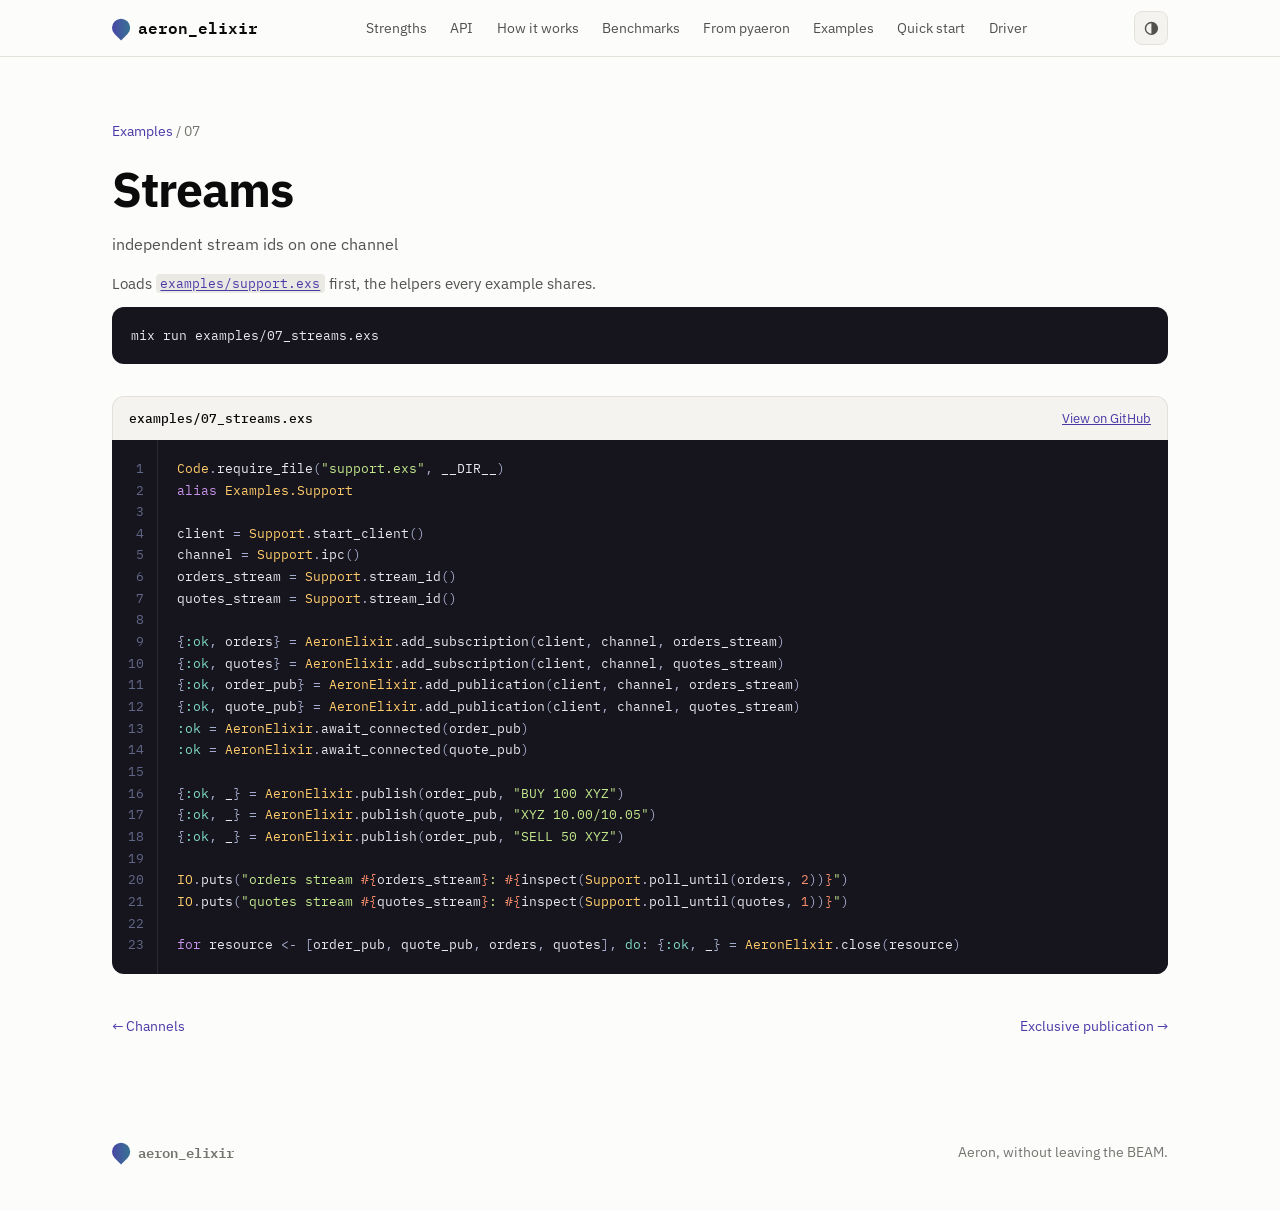
<file: docs/examples/07_streams.html>
<!DOCTYPE html>
<html lang="en">
  <head>
    <meta charset="utf-8">
    <meta name="viewport" content="width=device-width, initial-scale=1">
    <title>Streams · aeron_elixir</title>
    <meta name="description" content="independent stream ids on one channel">
    <link rel="icon" href="data:image/svg+xml,%3Csvg%20xmlns%3D%22http%3A%2F%2Fwww.w3.org%2F2000%2Fsvg%22%20viewBox%3D%220%200%2032%2032%22%3E%3Cpath%20d%3D%22M16%204a12%2012%200%201%201-12%2012V4z%22%20fill%3D%22%234a3aa7%22%2F%3E%3C%2Fsvg%3E">
    <link rel="preconnect" href="https://fonts.googleapis.com">
    <link rel="preconnect" href="https://fonts.gstatic.com" crossorigin>
    <link rel="stylesheet" href="https://fonts.googleapis.com/css2?family=IBM+Plex+Mono:wght@400;500&family=IBM+Plex+Sans:wght@400;500;600;700&display=swap">
    <script>(function () {
  var key = "aeron-elixir-theme";
  function apply(choice) {
    var root = document.documentElement;
    if (choice === "light" || choice === "dark") { root.setAttribute("data-theme", choice); }
    else { root.removeAttribute("data-theme"); }
  }
  window.aeronSetTheme = function (choice) {
    try { window.localStorage.setItem(key, choice); } catch (error) {}
    apply(choice);
  };
  var stored = "auto";
  try { stored = window.localStorage.getItem(key) || "auto"; } catch (error) {}
  apply(stored);
})();
</script>
    <style>:root {
  color-scheme: light;
  --surface: #fcfcfb;
  --surface-2: #f4f3ef;
  --surface-3: #ebe9e3;
  --ink: #0b0b0b;
  --ink-2: #52514e;
  --ink-3: #75746f;
  --rule: #e3e1da;
  --accent: #4a3aa7;
  --accent-soft: #ece9fb;
  --fam-elixir: #4a3aa7;
  --fam-native: #1baf7a;
  --fam-python: #eb6834;
  --fam-other: #b9b7af;
  --code-bg: #16151d;
  --code-ink: #e9e7f1;
  --shadow: 0 1px 2px rgb(0 0 0 / 0.04), 0 8px 24px rgb(0 0 0 / 0.06);
}
@media (prefers-color-scheme: dark) {
  :root:not([data-theme="light"]) {
    color-scheme: dark;
    --surface: #1a1a19;
    --surface-2: #212120;
    --surface-3: #2b2b29;
    --ink: #ffffff;
    --ink-2: #c3c2b7;
    --ink-3: #9a998f;
    --rule: #33332f;
    --accent: #9085e9;
    --accent-soft: #29254a;
    --fam-elixir: #9085e9;
    --fam-native: #199e70;
    --fam-python: #d95926;
    --fam-other: #5d5c56;
    --code-bg: #121116;
    --shadow: 0 1px 2px rgb(0 0 0 / 0.3), 0 8px 24px rgb(0 0 0 / 0.35);
  }
}
:root[data-theme="dark"] {
  color-scheme: dark;
  --surface: #1a1a19;
  --surface-2: #212120;
  --surface-3: #2b2b29;
  --ink: #ffffff;
  --ink-2: #c3c2b7;
  --ink-3: #9a998f;
  --rule: #33332f;
  --accent: #9085e9;
  --accent-soft: #29254a;
  --fam-elixir: #9085e9;
  --fam-native: #199e70;
  --fam-python: #d95926;
  --fam-other: #5d5c56;
  --code-bg: #121116;
  --shadow: 0 1px 2px rgb(0 0 0 / 0.3), 0 8px 24px rgb(0 0 0 / 0.35);
}
* { box-sizing: border-box; }
html { scroll-behavior: smooth; scroll-padding-top: 4.5rem; }
body {
  margin: 0;
  background: var(--surface);
  color: var(--ink);
  font: 400 16px/1.6 "IBM Plex Sans", system-ui, sans-serif;
  -webkit-font-smoothing: antialiased;
}
code, pre, .step, .eyebrow, .bar-value, .tile-value, .example-file {
  font-family: "IBM Plex Mono", ui-monospace, monospace;
}
a { color: inherit; }
button { font: inherit; color: inherit; }
h1, h2, h3 { margin: 0; letter-spacing: -0.02em; line-height: 1.15; }
h1 { font-size: clamp(2.4rem, 6vw, 4.4rem); font-weight: 700; max-width: 14ch; }
h2 { font-size: clamp(1.7rem, 3.4vw, 2.5rem); font-weight: 600; max-width: 22ch; }
h3 { font-size: 1.1rem; font-weight: 600; }
p { margin: 0; }
:not(pre) > code {
  font-size: 0.86em;
  background: var(--surface-3);
  padding: 0.1em 0.35em;
  border-radius: 4px;
}
.wrap { max-width: 1120px; margin: 0 auto; padding: 0 16px; }
@media (min-width: 720px) { .wrap { padding: 0 32px; } }

.nav {
  position: sticky; top: 0; z-index: 10;
  background: color-mix(in srgb, var(--surface) 86%, transparent);
  backdrop-filter: blur(12px);
  border-bottom: 1px solid var(--rule);
}
.nav-inner { display: flex; align-items: center; justify-content: space-between; gap: 1rem; height: 3.5rem; }
.nav nav { position: relative; display: flex; align-items: center; gap: 0.15rem; overflow-x: auto; scrollbar-width: none; font-size: 0.9rem; }
.nav nav a {
  position: relative; z-index: 1; text-decoration: none; color: var(--ink-2); white-space: nowrap;
  padding: 0.3rem 0.65rem; border-radius: 999px; transition: color 0.25s ease;
}
.nav nav a:hover { color: var(--ink); }
.nav nav a[aria-current="location"] { color: var(--accent); }
.nav-marker {
  position: absolute; left: 0; top: 50%; height: 1.9rem; margin-top: -0.95rem; width: 0;
  border-radius: 999px; pointer-events: none; opacity: 0;
  background: var(--accent-soft);
  box-shadow: inset 0 0 0 1px color-mix(in srgb, var(--accent) 28%, transparent);
}
.nav nav.has-marker .nav-marker { opacity: 1; }
.nav nav.marker-ready .nav-marker {
  transition: transform 0.38s cubic-bezier(0.2, 0.75, 0.25, 1), width 0.38s cubic-bezier(0.2, 0.75, 0.25, 1), opacity 0.2s ease;
}
@media (prefers-reduced-motion: reduce) {
  .nav nav a, .nav nav.marker-ready .nav-marker { transition: none; }
}
@media (max-width: 1080px) { .nav nav { display: none; } }
.theme-menu { position: relative; flex: none; }
.theme-toggle {
  display: inline-grid; place-items: center; width: 2.1rem; height: 2.1rem; padding: 0; cursor: pointer;
  border: 1px solid var(--rule); border-radius: 8px; background: var(--surface-2); color: var(--ink-2);
  transition: color 0.2s ease, border-color 0.2s ease;
}
.theme-toggle:hover, .theme-toggle[aria-expanded="true"] { color: var(--ink); border-color: color-mix(in srgb, var(--accent) 45%, var(--rule)); }
.theme-toggle:focus-visible { outline: 2px solid var(--accent); outline-offset: 2px; }
.theme-icon { width: 1.05rem; height: 1.05rem; flex: none; }
.theme-toggle .theme-icon { display: none; }
:root:not([data-theme]) .theme-toggle .theme-icon-auto,
:root[data-theme="light"] .theme-toggle .theme-icon-light,
:root[data-theme="dark"] .theme-toggle .theme-icon-dark { display: block; }
.theme-options {
  position: absolute; right: 0; top: calc(100% + 0.45rem); min-width: 9.5rem; padding: 0.3rem;
  display: grid; gap: 2px; background: var(--surface); border: 1px solid var(--rule); border-radius: 10px; box-shadow: var(--shadow);
}
.theme-options[hidden] { display: none; }
.theme-options button {
  display: flex; align-items: center; gap: 0.6rem; width: 100%; border: 0; background: none; cursor: pointer;
  padding: 0.45rem 0.6rem; border-radius: 6px; font-size: 0.85rem; color: var(--ink-2); text-align: left;
}
.theme-options button:hover, .theme-options button:focus-visible { background: var(--surface-2); color: var(--ink); outline: none; }
.theme-options button[aria-checked="true"] { color: var(--accent); }
.theme-check { margin-left: auto; width: 0.95rem; height: 0.95rem; visibility: hidden; }
.theme-options button[aria-checked="true"] .theme-check { visibility: visible; }
.brand { display: inline-flex; align-items: center; gap: 0.55rem; font-weight: 600; text-decoration: none; font-family: "IBM Plex Mono", monospace; }
.mark {
  width: 1.1rem; height: 1.1rem; border-radius: 50% 50% 50% 0;
  background: linear-gradient(135deg, var(--accent), color-mix(in srgb, var(--accent) 45%, var(--fam-native)));
  transform: rotate(-45deg);
}

.eyebrow { font-size: 0.78rem; letter-spacing: 0.12em; text-transform: uppercase; color: var(--accent); margin-bottom: 0.9rem; font-weight: 500; }
.step { font-size: 0.75rem; letter-spacing: 0.08em; color: var(--accent); font-weight: 500; margin-bottom: 0.6rem; display: block; }
.sub { color: var(--ink-2); margin-top: 0.9rem; max-width: 60ch; }
.sub.small { font-size: 0.9rem; margin: 0.8rem 0 0.5rem; }
.fine { color: var(--ink-3); font-size: 0.82rem; margin-top: 0.8rem; }

.hero { padding-top: clamp(3rem, 9vw, 6.5rem); padding-bottom: 4rem; }
.lead { font-size: clamp(1.05rem, 1.8vw, 1.25rem); color: var(--ink-2); max-width: 60ch; margin-top: 1.4rem; }
.pills { list-style: none; padding: 0; margin: 1.6rem 0 0; display: flex; flex-wrap: wrap; gap: 0.5rem; }
.pills li { font-size: 0.85rem; padding: 0.3rem 0.75rem; border: 1px solid var(--rule); border-radius: 999px; color: var(--ink-2); background: var(--surface-2); }
.tiles { display: grid; grid-template-columns: repeat(auto-fit, minmax(220px, 1fr)); gap: 1px; margin-top: 3rem; background: var(--rule); border: 1px solid var(--rule); border-radius: 14px; overflow: hidden; }
.tile { background: var(--surface); padding: 1.4rem 1.4rem 1.3rem; }
.tile-value { font-size: clamp(2rem, 4vw, 2.6rem); font-weight: 500; letter-spacing: -0.03em; color: var(--accent); line-height: 1.1; }
.tile-label { margin-top: 0.6rem; font-size: 0.92rem; font-weight: 500; }
.tile-detail { margin-top: 0.25rem; font-size: 0.85rem; color: var(--ink-3); }

.band { background: var(--surface-2); border-top: 1px solid var(--rule); border-bottom: 1px solid var(--rule); padding: clamp(3.5rem, 7vw, 5.5rem) 0; }
.section { padding-top: clamp(3.5rem, 7vw, 5.5rem); padding-bottom: clamp(3.5rem, 7vw, 5.5rem); }
.grid { display: grid; gap: 1rem; margin-top: 2.2rem; }
.grid.three { grid-template-columns: repeat(auto-fit, minmax(260px, 1fr)); }
.grid.two { grid-template-columns: repeat(auto-fit, minmax(300px, 1fr)); gap: 2rem; }
.card { background: var(--surface); border: 1px solid var(--rule); border-radius: 12px; padding: 1.4rem; color: var(--ink-2); font-size: 0.95rem; }

.api { display: grid; gap: 2.5rem; margin-top: 2.5rem; }
.api-step { display: grid; gap: 0.4rem; grid-template-columns: minmax(0, 1fr); }
.api-step .code { margin-top: 0.9rem; }
.ticks { margin: 0.8rem 0 0; padding: 0; list-style: none; color: var(--ink-2); font-size: 0.95rem; display: grid; gap: 0.5rem; }
.ticks li { padding-left: 1.2rem; position: relative; }
.ticks li::before { content: ""; position: absolute; left: 0; top: 0.62em; width: 0.45rem; height: 0.45rem; border-radius: 2px; background: var(--accent); }

.code { min-width: 0; }
.code pre, pre.shell {
  margin: 0; background: var(--code-bg); color: var(--code-ink); border-radius: 12px;
  padding: 1.1rem 1.2rem; overflow-x: auto; font-size: 0.82rem; line-height: 1.65;
}
pre.shell { margin-top: 0.75rem; }
.code .k, .code .kd, .code .kn { color: #c792ea; }
.code .ss, .code .sa, .code .no, .code .na { color: #7fdbca; }
.code .s, .code .s1, .code .s2, .code .sx, .code .sh { color: #c3e88d; }
.code .se, .code .si { color: #f78c6c; }
.code .nc, .code .nn { color: #ffcb6b; }
.code .nf, .code .fm { color: #82aaff; }
.code .m, .code .mi, .code .mf { color: #f78c6c; }
.code .o, .code .p, .code .pi { color: #a6accd; }
.code .c, .code .c1 { color: #7a7f99; font-style: italic; }

.flow { display: grid; gap: 1rem; margin-top: 2.2rem; grid-template-columns: 1fr; }
@media (min-width: 860px) { .flow { grid-template-columns: repeat(3, 1fr); gap: 2.4rem; } }
.flow-step { position: relative; color: var(--ink-2); font-size: 0.95rem; padding-top: 1rem; border-top: 2px solid var(--ink); }
@media (min-width: 860px) {
  .flow-step:not(:last-child)::after {
    content: "→"; position: absolute; right: -1.75rem; top: -0.95rem; color: var(--ink-3);
    font-family: "IBM Plex Mono", monospace; background: var(--surface-2); padding: 0 0.25rem;
  }
}
.term { display: grid; grid-template-columns: repeat(3, 1fr); gap: 6px; margin-top: 2.5rem; }
.partition { position: relative; height: 3rem; background: var(--surface); border: 1px solid var(--rule); border-radius: 8px; display: flex; gap: 2px; padding: 5px; }
.partition.active { border-color: var(--accent); }
.frame { flex: 0 0 9%; border-radius: 3px; }
.frame.wide { flex-basis: 16%; }
.frame.read { background: var(--surface-3); }
.frame.unread { background: var(--fam-elixir); }
.frame.pad { flex: 1; background: repeating-linear-gradient(135deg, var(--surface-3) 0 4px, transparent 4px 8px); }
.term { margin-bottom: 1.6rem; padding-top: 1.6rem; }
.marker { position: relative; flex: 0 0 2px; margin: -9px 0; background: currentColor; color: var(--ink-3); border-radius: 1px; }
.marker > span { position: absolute; left: -2px; font: 500 0.7rem "IBM Plex Mono", monospace; white-space: nowrap; }
.marker.position > span { top: calc(100% + 0.3rem); }
.marker.tail { color: var(--accent); }
.marker.tail > span { bottom: calc(100% + 0.3rem); }
.notes { margin-top: 3.5rem; }
#driver .code { margin-top: 2rem; }
.notes p { color: var(--ink-2); margin-top: 0.6rem; font-size: 0.95rem; }

.compare { position: relative; display: flex; flex-wrap: wrap; align-items: center; gap: 0.45rem; margin-top: 2rem; font-size: 0.85rem; color: var(--ink-3); }
.compare-label { margin: 0 0.15rem; }
.chip {
  display: inline-flex; align-items: center; gap: 0.45rem; padding: 0.22rem 0.4rem 0.22rem 0.65rem;
  border: 1px solid var(--rule); border-radius: 999px; background: var(--surface); color: var(--ink); font-size: 0.82rem; line-height: 1.4;
}
.chip .swatch { margin: 0; }
.chip-fixed { padding-right: 0.7rem; font-weight: 600; }
button.chip { cursor: pointer; transition: border-color 0.2s ease; }
button.chip:hover, button.chip:focus-visible { border-color: color-mix(in srgb, var(--accent) 45%, var(--rule)); outline: none; }
.chip-remove { display: inline-grid; place-items: center; width: 1.1rem; height: 1.1rem; border-radius: 999px; color: var(--ink-3); }
button.chip:hover .chip-remove, button.chip:focus-visible .chip-remove { background: var(--surface-3); color: var(--ink); }
.chip-remove svg { width: 0.7rem; height: 0.7rem; }
.chip[hidden] { display: none; }
.compare-add { display: contents; }
.compare-toggle {
  border: 1px dashed color-mix(in srgb, var(--ink-3) 55%, transparent); border-radius: 999px; background: none; cursor: pointer;
  padding: 0.22rem 0.75rem; font-size: 0.82rem; line-height: 1.4; color: var(--ink-2); transition: color 0.2s ease, border-color 0.2s ease;
}
.compare-toggle:hover, .compare-toggle[aria-expanded="true"] { color: var(--accent); border-color: var(--accent); }
.compare-toggle:focus-visible { outline: 2px solid var(--accent); outline-offset: 2px; }
.compare-options {
  position: absolute; left: 0; top: calc(100% + 0.45rem); z-index: 5; min-width: 17rem; max-width: 100%; padding: 0.35rem;
  display: grid; gap: 2px; background: var(--surface); border: 1px solid var(--rule); border-radius: 10px; box-shadow: var(--shadow);
}
.compare-options[hidden] { display: none; }
.compare-option { display: flex; align-items: center; gap: 0.6rem; padding: 0.4rem 0.55rem; border-radius: 6px; cursor: pointer; color: var(--ink); }
.compare-option:hover, .compare-option:focus-within { background: var(--surface-2); }
.compare-option input { accent-color: var(--accent); margin: 0; }
.compare-option .swatch { margin: 0; }
.compare-option-variant { margin-left: auto; padding-left: 0.8rem; font-size: 0.75rem; color: var(--ink-3); white-space: nowrap; }
@media (max-width: 560px) { .compare-option-variant { display: none; } }
.compare-shortcuts { display: flex; gap: 1rem; padding: 0.45rem 0.55rem 0.25rem; margin-top: 0.2rem; border-top: 1px solid var(--rule); }
.compare-shortcuts button { border: 0; background: none; padding: 0; cursor: pointer; font-size: 0.8rem; color: var(--accent); }
.compare-shortcuts button:hover { text-decoration: underline; text-underline-offset: 3px; }
.bar-row[hidden], .data tr[hidden], .legend li[hidden] { display: none; }
.tabs { display: flex; gap: 0.25rem; margin-top: 2.2rem; border-bottom: 1px solid var(--rule); overflow-x: auto; scrollbar-width: none; }
.tabs button {
  background: none; border: 0; padding: 0.7rem 0.9rem; cursor: pointer; color: var(--ink-3);
  border-bottom: 2px solid transparent; margin-bottom: -1px; white-space: nowrap; font-weight: 500;
}
.tabs button[aria-selected="true"] { color: var(--ink); border-bottom-color: var(--accent); }
.panel { padding-top: 1.5rem; }
.controls { display: flex; flex-wrap: wrap; align-items: center; gap: 0.8rem 1.6rem; }
.control { display: flex; align-items: center; gap: 0.6rem; flex-wrap: wrap; }
.control-label { font-size: 0.8rem; color: var(--ink-3); }
.segmented { display: inline-flex; background: var(--surface-2); border: 1px solid var(--rule); border-radius: 8px; padding: 2px; flex-wrap: wrap; }
.segmented button { border: 0; background: none; padding: 0.3rem 0.65rem; border-radius: 6px; cursor: pointer; font-size: 0.85rem; color: var(--ink-2); }
.segmented button[aria-pressed="true"] { background: var(--surface); color: var(--ink); box-shadow: var(--shadow); }
.link { background: none; border: 0; padding: 0; cursor: pointer; color: var(--accent); font-size: 0.85rem; text-decoration: underline; text-underline-offset: 3px; margin-left: auto; }
.chart-head { display: flex; flex-wrap: wrap; justify-content: space-between; align-items: baseline; gap: 0.6rem 1.5rem; margin: 1.8rem 0 1rem; }
.chart-head h3 { font-size: 1rem; }
.legend { list-style: none; margin: 0; padding: 0; display: flex; flex-wrap: wrap; gap: 0.4rem 1rem; font-size: 0.82rem; color: var(--ink-2); }
.legend li { display: inline-flex; align-items: center; gap: 0.4rem; }
.swatch { display: inline-block; width: 0.7rem; height: 0.7rem; border-radius: 3px; background: var(--fam); margin-right: 0.45rem; vertical-align: -0.05rem; }
.legend .swatch { margin-right: 0; }
.fam-elixir { --fam: var(--fam-elixir); }
.fam-python { --fam: var(--fam-python); }
.fam-native { --fam: var(--fam-native); }
.fam-other { --fam: var(--fam-other); }

.bars { list-style: none; margin: 0; padding: 0; display: grid; gap: 2px; }
.bar-row { position: relative; display: grid; grid-template-columns: minmax(0, 15rem) minmax(0, 1fr); gap: 1rem; align-items: center; padding: 0.35rem 0.4rem; border-radius: 8px; outline: none; }
.bar-row:hover, .bar-row:focus-visible { background: var(--surface-2); }
.bar-row.fam-elixir .bar-name { font-weight: 600; }
.bar-label { display: flex; flex-direction: column; line-height: 1.3; min-width: 0; }
.bar-name { font-size: 0.9rem; }
.bar-variant { font-size: 0.76rem; color: var(--ink-3); white-space: nowrap; overflow: hidden; text-overflow: ellipsis; }
.bar-track { display: flex; align-items: center; gap: 0.5rem; min-width: 0; }
.bar { display: block; height: 20px; min-width: 3px; background: var(--fam); border-radius: 0 4px 4px 0; transition: width 280ms ease; }
.bar-value { font-size: 0.82rem; color: var(--ink); white-space: nowrap; font-variant-numeric: tabular-nums; }
@media (max-width: 640px) {
  .bar-row { grid-template-columns: 1fr; gap: 0.25rem; }
}
.tip {
  display: none; position: absolute; z-index: 5; right: 0.5rem; bottom: calc(100% - 0.3rem);
  background: var(--surface); border: 1px solid var(--rule); border-radius: 10px; box-shadow: var(--shadow);
  padding: 0.7rem 0.85rem; min-width: 14rem; font-size: 0.82rem; pointer-events: none;
}
.bar-row:hover .tip, .bar-row:focus-visible .tip { display: block; }
.tip-variant { display: block; color: var(--ink-3); font-size: 0.76rem; margin-bottom: 0.4rem; }
.tip dl { margin: 0; display: grid; gap: 0.15rem; }
.tip dl div { display: flex; justify-content: space-between; gap: 1.5rem; }
.tip dt { color: var(--ink-2); }
.tip dd { margin: 0; font-family: "IBM Plex Mono", monospace; font-variant-numeric: tabular-nums; }
.versus { margin-top: 1.2rem; padding: 0.8rem 1rem; border-left: 3px solid var(--accent); background: var(--accent-soft); border-radius: 0 8px 8px 0; font-size: 0.92rem; }
.method { color: var(--ink-2); font-size: 0.88rem; margin-top: 1.2rem; max-width: 80ch; }
.table-scroll { overflow-x: auto; }
.data { width: 100%; border-collapse: collapse; font-size: 0.86rem; }
.data th, .data td { text-align: right; padding: 0.5rem 0.75rem; border-bottom: 1px solid var(--rule); white-space: nowrap; font-variant-numeric: tabular-nums; }
.data th:nth-child(-n+2), .data td:nth-child(-n+2) { text-align: left; }
.data th { color: var(--ink-3); font-weight: 500; font-size: 0.78rem; }
.data td:nth-child(2) { color: var(--ink-3); }

.mapping { margin-top: 2.2rem; border: 1px solid var(--rule); border-radius: 12px; overflow: hidden; background: var(--surface); }
.mapping-row { display: grid; grid-template-columns: 1fr 1fr; gap: 1.5rem; padding: 0.7rem 1.1rem; border-top: 1px solid var(--rule); font-size: 0.88rem; color: var(--ink-2); }
.mapping-row:first-child { border-top: 0; }
.mapping-row.head { font-size: 0.75rem; letter-spacing: 0.08em; text-transform: uppercase; color: var(--ink-3); background: var(--surface-2); font-family: "IBM Plex Mono", monospace; }
@media (max-width: 640px) { .mapping-row { grid-template-columns: 1fr; gap: 0.3rem; } }

.example {
  text-align: left; display: flex; flex-direction: column; gap: 0.5rem; cursor: pointer;
  background: var(--surface); border: 1px solid var(--rule); border-radius: 12px; padding: 1.2rem;
  transition: border-color 160ms ease, transform 160ms ease;
}
.example:hover { border-color: var(--accent); transform: translateY(-1px); }
.example[aria-expanded="true"] { border-color: var(--accent); box-shadow: var(--shadow); }
.example .step { margin: 0; }
.example-shows { font-size: 0.9rem; color: var(--ink-2); flex: 1; }
.example-file { font-size: 0.75rem; color: var(--ink-3); }
.start { display: grid; grid-template-columns: minmax(0, 1fr); gap: 2.2rem; margin-top: 2.2rem; }

.footer { display: flex; justify-content: space-between; flex-wrap: wrap; gap: 1rem; padding-top: 2.5rem; padding-bottom: 3rem; color: var(--ink-3); font-size: 0.88rem; }
.crumbs { font-size: 0.85rem; color: var(--ink-3); margin-bottom: 1.2rem; }
.crumbs a { color: var(--accent); text-decoration: none; }
.example-page { padding-top: clamp(2.5rem, 6vw, 4rem); padding-bottom: 4rem; }
.example-page h1 { font-size: clamp(2rem, 5vw, 3rem); max-width: none; }
.listing-head { display: flex; flex-wrap: wrap; align-items: center; justify-content: space-between; gap: 0.5rem 1rem; margin-top: 2rem; padding: 0.7rem 1rem; background: var(--surface-2); border: 1px solid var(--rule); border-bottom: 0; border-radius: 12px 12px 0 0; font-size: 0.82rem; }
.listing-head .file { font-family: "IBM Plex Mono", monospace; font-weight: 500; }
.origin { color: var(--ink-3); }
.origin a { color: var(--accent); }
.listing { display: grid; grid-template-columns: auto minmax(0, 1fr); background: var(--code-bg); border-radius: 0 0 12px 12px; overflow: hidden; }
.gutter { margin: 0; padding: 1.1rem 0.8rem 1.1rem 1rem; text-align: right; color: #626788; user-select: none; font: 400 0.82rem/1.65 "IBM Plex Mono", monospace; border-right: 1px solid #2a2936; }
.listing .code pre { border-radius: 0; }
.run { margin-top: 1.4rem; }
.requires { color: var(--ink-2); font-size: 0.92rem; margin-top: 0.9rem; }
.requires a { color: var(--accent); }
.pager { display: flex; justify-content: space-between; gap: 1rem; margin-top: 2.5rem; flex-wrap: wrap; }
.pager a { color: var(--accent); text-decoration: none; font-size: 0.9rem; }
a.example { text-decoration: none; color: inherit; }
[hidden] { display: none !important; }
.explorer .chart-table, .explorer.show-table .bars { display: none; }
.explorer.show-table .chart-table { display: block; }
.explorer .when-table, .explorer.show-table .when-chart { display: none; }
.explorer.show-table .when-table { display: inline; }
.listing-head a { color: var(--accent); }
.compare + .tabs { margin-top: 1.1rem; }
</style>
  </head>
  <body>
    <header class="nav">
  <div class="wrap nav-inner">
    <a href="../index.html#top" class="brand"><span class="mark" aria-hidden="true"></span>aeron_elixir</a>
    <nav aria-label="Sections">
      <a href="../index.html#strengths" data-section="strengths">Strengths</a><a href="../index.html#api" data-section="api">API</a><a href="../index.html#log" data-section="log">How it works</a><a href="../index.html#benchmarks" data-section="benchmarks">Benchmarks</a><a href="../index.html#pyaeron" data-section="pyaeron">From pyaeron</a><a href="../index.html#examples" data-section="examples">Examples</a><a href="../index.html#start" data-section="start">Quick start</a><a href="../index.html#driver" data-section="driver">Driver</a>
    </nav>
    <div class="theme-menu" data-theme-menu>
      <button type="button" class="theme-toggle" aria-haspopup="menu" aria-expanded="false" aria-controls="theme-options" aria-label="Colour theme" title="Colour theme">
        <svg class="theme-icon theme-icon-auto" viewBox="0 0 24 24" fill="none" stroke="currentColor" stroke-width="2" aria-hidden="true"><circle cx="12" cy="12" r="8.5"></circle><path d="M12 3.5a8.5 8.5 0 0 1 0 17z" fill="currentColor" stroke="none"></path></svg><svg class="theme-icon theme-icon-light" viewBox="0 0 24 24" fill="none" stroke="currentColor" stroke-width="2" stroke-linecap="round" aria-hidden="true"><circle cx="12" cy="12" r="4"></circle><path d="M12 2.5v2M12 19.5v2M2.5 12h2M19.5 12h2M5.3 5.3l1.4 1.4M17.3 17.3l1.4 1.4M5.3 18.7l1.4-1.4M17.3 6.7l1.4-1.4"></path></svg><svg class="theme-icon theme-icon-dark" viewBox="0 0 24 24" fill="none" stroke="currentColor" stroke-width="2" stroke-linejoin="round" aria-hidden="true"><path d="M20 14.5A8.5 8.5 0 0 1 9.5 4a8.5 8.5 0 1 0 10.5 10.5z"></path></svg>
      </button>
      <div class="theme-options" id="theme-options" role="menu" aria-label="Colour theme" hidden>
        <button type="button" role="menuitemradio" aria-checked="false" data-theme-choice="auto">
          <svg class="theme-icon theme-icon-auto" viewBox="0 0 24 24" fill="none" stroke="currentColor" stroke-width="2" aria-hidden="true"><circle cx="12" cy="12" r="8.5"></circle><path d="M12 3.5a8.5 8.5 0 0 1 0 17z" fill="currentColor" stroke="none"></path></svg>Auto
          <svg class="theme-check" viewBox="0 0 24 24" fill="none" stroke="currentColor" stroke-width="2.4" stroke-linecap="round" stroke-linejoin="round" aria-hidden="true"><polyline points="20 6 9 17 4 12"></polyline></svg>
        </button><button type="button" role="menuitemradio" aria-checked="false" data-theme-choice="light">
          <svg class="theme-icon theme-icon-light" viewBox="0 0 24 24" fill="none" stroke="currentColor" stroke-width="2" stroke-linecap="round" aria-hidden="true"><circle cx="12" cy="12" r="4"></circle><path d="M12 2.5v2M12 19.5v2M2.5 12h2M19.5 12h2M5.3 5.3l1.4 1.4M17.3 17.3l1.4 1.4M5.3 18.7l1.4-1.4M17.3 6.7l1.4-1.4"></path></svg>Light
          <svg class="theme-check" viewBox="0 0 24 24" fill="none" stroke="currentColor" stroke-width="2.4" stroke-linecap="round" stroke-linejoin="round" aria-hidden="true"><polyline points="20 6 9 17 4 12"></polyline></svg>
        </button><button type="button" role="menuitemradio" aria-checked="false" data-theme-choice="dark">
          <svg class="theme-icon theme-icon-dark" viewBox="0 0 24 24" fill="none" stroke="currentColor" stroke-width="2" stroke-linejoin="round" aria-hidden="true"><path d="M20 14.5A8.5 8.5 0 0 1 9.5 4a8.5 8.5 0 1 0 10.5 10.5z"></path></svg>Dark
          <svg class="theme-check" viewBox="0 0 24 24" fill="none" stroke="currentColor" stroke-width="2.4" stroke-linecap="round" stroke-linejoin="round" aria-hidden="true"><polyline points="20 6 9 17 4 12"></polyline></svg>
        </button>
      </div>
    </div>
  </div>
</header>
    
  <main class="wrap example-page">
    <p class="crumbs">
      <a href="../index.html#examples">Examples</a> / 07
    </p>
    <h1>Streams</h1>
    <p class="sub"><span>independent stream ids on one channel</span></p>

    <p class="requires">
      Loads <a href="support.html"><code>examples/support.exs</code></a> first, the helpers every example shares.
    </p>
    

    <pre class="shell run"><code>mix run examples/07_streams.exs</code></pre>

    <div class="listing-head">
      <span class="file">examples/07_streams.exs</span>
      <a href="https://github.com/jaman/aeron_elixir/blob/main/examples/07_streams.exs">View on GitHub</a>
    </div>
    <div class="listing">
      <pre class="gutter" aria-hidden="true">1
2
3
4
5
6
7
8
9
10
11
12
13
14
15
16
17
18
19
20
21
22
23</pre>
      <div class="code"><pre class="highlight"><code><span class="nc">Code</span><span class="o">.</span><span class="n">require_file</span><span class="p" data-group-id="g11326926-1">(</span><span class="s">&quot;support.exs&quot;</span><span class="p">,</span><span class="w"> </span><span class="bp">__DIR__</span><span class="p" data-group-id="g11326926-1">)</span><span class="w">
</span><span class="kn">alias</span><span class="w"> </span><span class="nc">Examples.Support</span><span class="w">

</span><span class="n">client</span><span class="w"> </span><span class="o">=</span><span class="w"> </span><span class="nc">Support</span><span class="o">.</span><span class="n">start_client</span><span class="p" data-group-id="g11326926-2">(</span><span class="p" data-group-id="g11326926-2">)</span><span class="w">
</span><span class="n">channel</span><span class="w"> </span><span class="o">=</span><span class="w"> </span><span class="nc">Support</span><span class="o">.</span><span class="n">ipc</span><span class="p" data-group-id="g11326926-3">(</span><span class="p" data-group-id="g11326926-3">)</span><span class="w">
</span><span class="n">orders_stream</span><span class="w"> </span><span class="o">=</span><span class="w"> </span><span class="nc">Support</span><span class="o">.</span><span class="n">stream_id</span><span class="p" data-group-id="g11326926-4">(</span><span class="p" data-group-id="g11326926-4">)</span><span class="w">
</span><span class="n">quotes_stream</span><span class="w"> </span><span class="o">=</span><span class="w"> </span><span class="nc">Support</span><span class="o">.</span><span class="n">stream_id</span><span class="p" data-group-id="g11326926-5">(</span><span class="p" data-group-id="g11326926-5">)</span><span class="w">

</span><span class="p" data-group-id="g11326926-6">{</span><span class="ss">:ok</span><span class="p">,</span><span class="w"> </span><span class="n">orders</span><span class="p" data-group-id="g11326926-6">}</span><span class="w"> </span><span class="o">=</span><span class="w"> </span><span class="nc">AeronElixir</span><span class="o">.</span><span class="n">add_subscription</span><span class="p" data-group-id="g11326926-7">(</span><span class="n">client</span><span class="p">,</span><span class="w"> </span><span class="n">channel</span><span class="p">,</span><span class="w"> </span><span class="n">orders_stream</span><span class="p" data-group-id="g11326926-7">)</span><span class="w">
</span><span class="p" data-group-id="g11326926-8">{</span><span class="ss">:ok</span><span class="p">,</span><span class="w"> </span><span class="n">quotes</span><span class="p" data-group-id="g11326926-8">}</span><span class="w"> </span><span class="o">=</span><span class="w"> </span><span class="nc">AeronElixir</span><span class="o">.</span><span class="n">add_subscription</span><span class="p" data-group-id="g11326926-9">(</span><span class="n">client</span><span class="p">,</span><span class="w"> </span><span class="n">channel</span><span class="p">,</span><span class="w"> </span><span class="n">quotes_stream</span><span class="p" data-group-id="g11326926-9">)</span><span class="w">
</span><span class="p" data-group-id="g11326926-10">{</span><span class="ss">:ok</span><span class="p">,</span><span class="w"> </span><span class="n">order_pub</span><span class="p" data-group-id="g11326926-10">}</span><span class="w"> </span><span class="o">=</span><span class="w"> </span><span class="nc">AeronElixir</span><span class="o">.</span><span class="n">add_publication</span><span class="p" data-group-id="g11326926-11">(</span><span class="n">client</span><span class="p">,</span><span class="w"> </span><span class="n">channel</span><span class="p">,</span><span class="w"> </span><span class="n">orders_stream</span><span class="p" data-group-id="g11326926-11">)</span><span class="w">
</span><span class="p" data-group-id="g11326926-12">{</span><span class="ss">:ok</span><span class="p">,</span><span class="w"> </span><span class="n">quote_pub</span><span class="p" data-group-id="g11326926-12">}</span><span class="w"> </span><span class="o">=</span><span class="w"> </span><span class="nc">AeronElixir</span><span class="o">.</span><span class="n">add_publication</span><span class="p" data-group-id="g11326926-13">(</span><span class="n">client</span><span class="p">,</span><span class="w"> </span><span class="n">channel</span><span class="p">,</span><span class="w"> </span><span class="n">quotes_stream</span><span class="p" data-group-id="g11326926-13">)</span><span class="w">
</span><span class="ss">:ok</span><span class="w"> </span><span class="o">=</span><span class="w"> </span><span class="nc">AeronElixir</span><span class="o">.</span><span class="n">await_connected</span><span class="p" data-group-id="g11326926-14">(</span><span class="n">order_pub</span><span class="p" data-group-id="g11326926-14">)</span><span class="w">
</span><span class="ss">:ok</span><span class="w"> </span><span class="o">=</span><span class="w"> </span><span class="nc">AeronElixir</span><span class="o">.</span><span class="n">await_connected</span><span class="p" data-group-id="g11326926-15">(</span><span class="n">quote_pub</span><span class="p" data-group-id="g11326926-15">)</span><span class="w">

</span><span class="p" data-group-id="g11326926-16">{</span><span class="ss">:ok</span><span class="p">,</span><span class="w"> </span><span class="bp">_</span><span class="p" data-group-id="g11326926-16">}</span><span class="w"> </span><span class="o">=</span><span class="w"> </span><span class="nc">AeronElixir</span><span class="o">.</span><span class="n">publish</span><span class="p" data-group-id="g11326926-17">(</span><span class="n">order_pub</span><span class="p">,</span><span class="w"> </span><span class="s">&quot;BUY 100 XYZ&quot;</span><span class="p" data-group-id="g11326926-17">)</span><span class="w">
</span><span class="p" data-group-id="g11326926-18">{</span><span class="ss">:ok</span><span class="p">,</span><span class="w"> </span><span class="bp">_</span><span class="p" data-group-id="g11326926-18">}</span><span class="w"> </span><span class="o">=</span><span class="w"> </span><span class="nc">AeronElixir</span><span class="o">.</span><span class="n">publish</span><span class="p" data-group-id="g11326926-19">(</span><span class="n">quote_pub</span><span class="p">,</span><span class="w"> </span><span class="s">&quot;XYZ 10.00/10.05&quot;</span><span class="p" data-group-id="g11326926-19">)</span><span class="w">
</span><span class="p" data-group-id="g11326926-20">{</span><span class="ss">:ok</span><span class="p">,</span><span class="w"> </span><span class="bp">_</span><span class="p" data-group-id="g11326926-20">}</span><span class="w"> </span><span class="o">=</span><span class="w"> </span><span class="nc">AeronElixir</span><span class="o">.</span><span class="n">publish</span><span class="p" data-group-id="g11326926-21">(</span><span class="n">order_pub</span><span class="p">,</span><span class="w"> </span><span class="s">&quot;SELL 50 XYZ&quot;</span><span class="p" data-group-id="g11326926-21">)</span><span class="w">

</span><span class="nc">IO</span><span class="o">.</span><span class="n">puts</span><span class="p" data-group-id="g11326926-22">(</span><span class="s">&quot;orders stream </span><span class="si" data-group-id="g11326926-23">#{</span><span class="n">orders_stream</span><span class="si" data-group-id="g11326926-23">}</span><span class="s">: </span><span class="si" data-group-id="g11326926-24">#{</span><span class="n">inspect</span><span class="p" data-group-id="g11326926-25">(</span><span class="nc">Support</span><span class="o">.</span><span class="n">poll_until</span><span class="p" data-group-id="g11326926-26">(</span><span class="n">orders</span><span class="p">,</span><span class="w"> </span><span class="mi">2</span><span class="p" data-group-id="g11326926-26">)</span><span class="p" data-group-id="g11326926-25">)</span><span class="si" data-group-id="g11326926-24">}</span><span class="s">&quot;</span><span class="p" data-group-id="g11326926-22">)</span><span class="w">
</span><span class="nc">IO</span><span class="o">.</span><span class="n">puts</span><span class="p" data-group-id="g11326926-27">(</span><span class="s">&quot;quotes stream </span><span class="si" data-group-id="g11326926-28">#{</span><span class="n">quotes_stream</span><span class="si" data-group-id="g11326926-28">}</span><span class="s">: </span><span class="si" data-group-id="g11326926-29">#{</span><span class="n">inspect</span><span class="p" data-group-id="g11326926-30">(</span><span class="nc">Support</span><span class="o">.</span><span class="n">poll_until</span><span class="p" data-group-id="g11326926-31">(</span><span class="n">quotes</span><span class="p">,</span><span class="w"> </span><span class="mi">1</span><span class="p" data-group-id="g11326926-31">)</span><span class="p" data-group-id="g11326926-30">)</span><span class="si" data-group-id="g11326926-29">}</span><span class="s">&quot;</span><span class="p" data-group-id="g11326926-27">)</span><span class="w">

</span><span class="k">for</span><span class="w"> </span><span class="n">resource</span><span class="w"> </span><span class="o">&lt;-</span><span class="w"> </span><span class="p" data-group-id="g11326926-32">[</span><span class="n">order_pub</span><span class="p">,</span><span class="w"> </span><span class="n">quote_pub</span><span class="p">,</span><span class="w"> </span><span class="n">orders</span><span class="p">,</span><span class="w"> </span><span class="n">quotes</span><span class="p" data-group-id="g11326926-32">]</span><span class="p">,</span><span class="w"> </span><span class="ss">do</span><span class="p">:</span><span class="w"> </span><span class="p" data-group-id="g11326926-33">{</span><span class="ss">:ok</span><span class="p">,</span><span class="w"> </span><span class="bp">_</span><span class="p" data-group-id="g11326926-33">}</span><span class="w"> </span><span class="o">=</span><span class="w"> </span><span class="nc">AeronElixir</span><span class="o">.</span><span class="n">close</span><span class="p" data-group-id="g11326926-34">(</span><span class="n">resource</span><span class="p" data-group-id="g11326926-34">)</span><span class="w">
</span></code></pre></div>
    </div>

    <nav class="pager">
      <a href="06_channels.html">← Channels</a>
      
      <a href="08_exclusive_publication.html">Exclusive publication →</a>
    </nav>
  </main>

    <footer class="wrap footer">
  <span class="brand"><span class="mark" aria-hidden="true"></span>aeron_elixir</span>
  <span>Aeron, without leaving the BEAM.</span>
</footer>
    <script>(function () {
  var reducedMotion = window.matchMedia("(prefers-reduced-motion: reduce)").matches;
  var bar = document.querySelector(".nav nav");
  if (bar) { followSections(bar); }
  themeMenu(document.querySelector("[data-theme-menu]"));

  function followSections(bar) {
    var entries = Array.prototype.slice.call(bar.querySelectorAll("a[data-section]"))
      .map(function (link) { return { link: link, section: document.getElementById(link.getAttribute("data-section")) }; })
      .filter(function (entry) { return entry.section; });
    if (entries.length === 0) { return; }

    var marker = document.createElement("span");
    marker.className = "nav-marker";
    marker.setAttribute("aria-hidden", "true");
    bar.insertBefore(marker, bar.firstChild);

    var header = document.querySelector(".nav");
    var current = null;
    var scheduled = false;

    function sectionInView() {
      var root = document.documentElement;
      if (window.innerHeight + window.scrollY >= root.scrollHeight - 2) { return entries[entries.length - 1]; }
      var line = header.offsetHeight + Math.round(window.innerHeight * 0.25);
      return entries.reduce(function (found, entry) {
        return entry.section.getBoundingClientRect().top <= line ? entry : found;
      }, null);
    }

    function placeMarker() {
      bar.classList.toggle("has-marker", current !== null);
      if (current === null) { return; }
      marker.style.width = current.link.offsetWidth + "px";
      marker.style.transform = "translateX(" + current.link.offsetLeft + "px)";
    }

    function keepVisible(link) {
      var left = link.offsetLeft;
      var right = left + link.offsetWidth;
      if (left < bar.scrollLeft || right > bar.scrollLeft + bar.clientWidth) {
        bar.scrollTo({ left: Math.max(0, left - 16), behavior: reducedMotion ? "auto" : "smooth" });
      }
    }

    function update() {
      scheduled = false;
      var next = sectionInView();
      if (next !== current) {
        if (current) { current.link.removeAttribute("aria-current"); }
        if (next) { next.link.setAttribute("aria-current", "location"); keepVisible(next.link); }
        current = next;
      }
      placeMarker();
    }

    function schedule() {
      if (!scheduled) { scheduled = true; window.requestAnimationFrame(update); }
    }

    window.addEventListener("scroll", schedule, { passive: true });
    window.addEventListener("resize", schedule);
    if (document.fonts && document.fonts.ready) { document.fonts.ready.then(schedule); }
    update();
    window.requestAnimationFrame(function () { bar.classList.add("marker-ready"); });
  }

  function themeMenu(menu) {
    if (!menu) { return; }
    var toggle = menu.querySelector(".theme-toggle");
    var list = menu.querySelector(".theme-options");
    var items = Array.prototype.slice.call(list.querySelectorAll("[data-theme-choice]"));

    function chosen() { return document.documentElement.getAttribute("data-theme") || "auto"; }

    function markChosen() {
      var choice = chosen();
      items.forEach(function (item) {
        item.setAttribute("aria-checked", String(item.getAttribute("data-theme-choice") === choice));
      });
    }

    function open() {
      markChosen();
      list.hidden = false;
      toggle.setAttribute("aria-expanded", "true");
      (items.find(function (item) { return item.getAttribute("aria-checked") === "true"; }) || items[0]).focus({ preventScroll: true });
    }

    function close(returnFocus) {
      if (list.hidden) { return; }
      list.hidden = true;
      toggle.setAttribute("aria-expanded", "false");
      if (returnFocus) { toggle.focus({ preventScroll: true }); }
    }

    function moveFocus(step) {
      var index = items.indexOf(document.activeElement);
      items[(index + step + items.length) % items.length].focus({ preventScroll: true });
    }

    toggle.addEventListener("click", function () { if (list.hidden) { open(); } else { close(false); } });

    items.forEach(function (item) {
      item.addEventListener("click", function () {
        window.aeronSetTheme(item.getAttribute("data-theme-choice"));
        markChosen();
        close(true);
      });
    });

    list.addEventListener("keydown", function (event) {
      var keys = {
        ArrowDown: function () { moveFocus(1); },
        ArrowUp: function () { moveFocus(-1); },
        Home: function () { items[0].focus({ preventScroll: true }); },
        End: function () { items[items.length - 1].focus({ preventScroll: true }); },
        Escape: function () { close(true); },
        Tab: function () { close(false); }
      };
      if (!keys[event.key]) { return; }
      if (event.key !== "Tab") { event.preventDefault(); }
      keys[event.key]();
    });

    document.addEventListener("click", function (event) {
      if (!menu.contains(event.target)) { close(false); }
    });

    markChosen();
  }
})();
</script>
    
  </body>
</html>
</file>
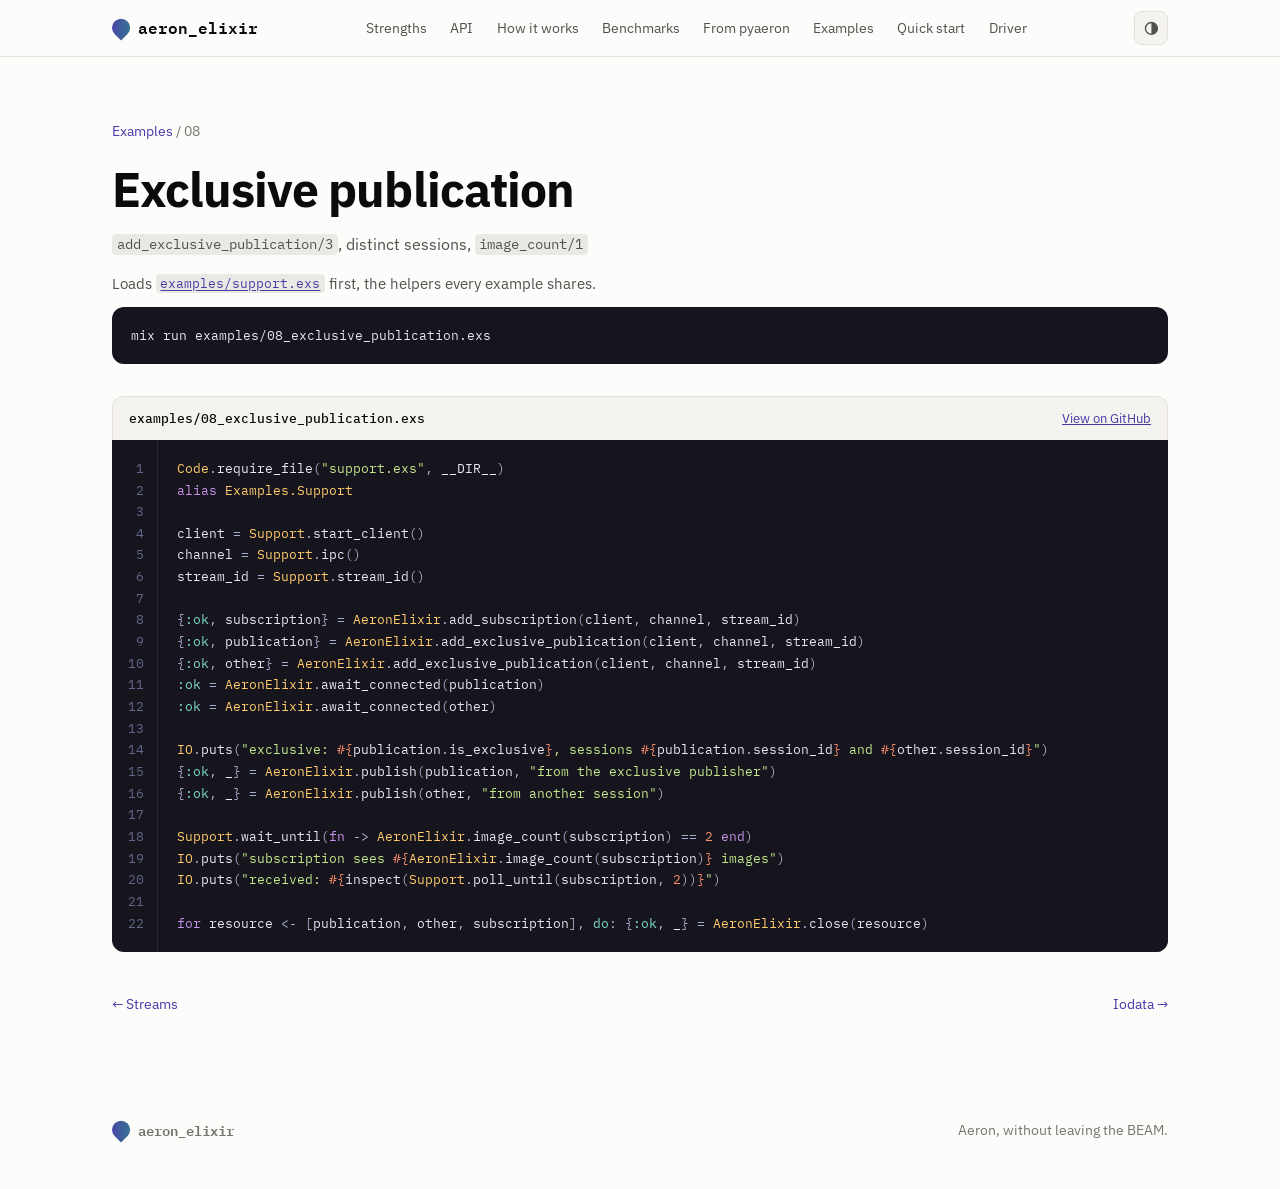
<file: docs/examples/08_exclusive_publication.html>
<!DOCTYPE html>
<html lang="en">
  <head>
    <meta charset="utf-8">
    <meta name="viewport" content="width=device-width, initial-scale=1">
    <title>Exclusive publication · aeron_elixir</title>
    <meta name="description" content="add_exclusive_publication/3, distinct sessions, image_count/1">
    <link rel="icon" href="data:image/svg+xml,%3Csvg%20xmlns%3D%22http%3A%2F%2Fwww.w3.org%2F2000%2Fsvg%22%20viewBox%3D%220%200%2032%2032%22%3E%3Cpath%20d%3D%22M16%204a12%2012%200%201%201-12%2012V4z%22%20fill%3D%22%234a3aa7%22%2F%3E%3C%2Fsvg%3E">
    <link rel="preconnect" href="https://fonts.googleapis.com">
    <link rel="preconnect" href="https://fonts.gstatic.com" crossorigin>
    <link rel="stylesheet" href="https://fonts.googleapis.com/css2?family=IBM+Plex+Mono:wght@400;500&family=IBM+Plex+Sans:wght@400;500;600;700&display=swap">
    <script>(function () {
  var key = "aeron-elixir-theme";
  function apply(choice) {
    var root = document.documentElement;
    if (choice === "light" || choice === "dark") { root.setAttribute("data-theme", choice); }
    else { root.removeAttribute("data-theme"); }
  }
  window.aeronSetTheme = function (choice) {
    try { window.localStorage.setItem(key, choice); } catch (error) {}
    apply(choice);
  };
  var stored = "auto";
  try { stored = window.localStorage.getItem(key) || "auto"; } catch (error) {}
  apply(stored);
})();
</script>
    <style>:root {
  color-scheme: light;
  --surface: #fcfcfb;
  --surface-2: #f4f3ef;
  --surface-3: #ebe9e3;
  --ink: #0b0b0b;
  --ink-2: #52514e;
  --ink-3: #75746f;
  --rule: #e3e1da;
  --accent: #4a3aa7;
  --accent-soft: #ece9fb;
  --fam-elixir: #4a3aa7;
  --fam-native: #1baf7a;
  --fam-python: #eb6834;
  --fam-other: #b9b7af;
  --code-bg: #16151d;
  --code-ink: #e9e7f1;
  --shadow: 0 1px 2px rgb(0 0 0 / 0.04), 0 8px 24px rgb(0 0 0 / 0.06);
}
@media (prefers-color-scheme: dark) {
  :root:not([data-theme="light"]) {
    color-scheme: dark;
    --surface: #1a1a19;
    --surface-2: #212120;
    --surface-3: #2b2b29;
    --ink: #ffffff;
    --ink-2: #c3c2b7;
    --ink-3: #9a998f;
    --rule: #33332f;
    --accent: #9085e9;
    --accent-soft: #29254a;
    --fam-elixir: #9085e9;
    --fam-native: #199e70;
    --fam-python: #d95926;
    --fam-other: #5d5c56;
    --code-bg: #121116;
    --shadow: 0 1px 2px rgb(0 0 0 / 0.3), 0 8px 24px rgb(0 0 0 / 0.35);
  }
}
:root[data-theme="dark"] {
  color-scheme: dark;
  --surface: #1a1a19;
  --surface-2: #212120;
  --surface-3: #2b2b29;
  --ink: #ffffff;
  --ink-2: #c3c2b7;
  --ink-3: #9a998f;
  --rule: #33332f;
  --accent: #9085e9;
  --accent-soft: #29254a;
  --fam-elixir: #9085e9;
  --fam-native: #199e70;
  --fam-python: #d95926;
  --fam-other: #5d5c56;
  --code-bg: #121116;
  --shadow: 0 1px 2px rgb(0 0 0 / 0.3), 0 8px 24px rgb(0 0 0 / 0.35);
}
* { box-sizing: border-box; }
html { scroll-behavior: smooth; scroll-padding-top: 4.5rem; }
body {
  margin: 0;
  background: var(--surface);
  color: var(--ink);
  font: 400 16px/1.6 "IBM Plex Sans", system-ui, sans-serif;
  -webkit-font-smoothing: antialiased;
}
code, pre, .step, .eyebrow, .bar-value, .tile-value, .example-file {
  font-family: "IBM Plex Mono", ui-monospace, monospace;
}
a { color: inherit; }
button { font: inherit; color: inherit; }
h1, h2, h3 { margin: 0; letter-spacing: -0.02em; line-height: 1.15; }
h1 { font-size: clamp(2.4rem, 6vw, 4.4rem); font-weight: 700; max-width: 14ch; }
h2 { font-size: clamp(1.7rem, 3.4vw, 2.5rem); font-weight: 600; max-width: 22ch; }
h3 { font-size: 1.1rem; font-weight: 600; }
p { margin: 0; }
:not(pre) > code {
  font-size: 0.86em;
  background: var(--surface-3);
  padding: 0.1em 0.35em;
  border-radius: 4px;
}
.wrap { max-width: 1120px; margin: 0 auto; padding: 0 16px; }
@media (min-width: 720px) { .wrap { padding: 0 32px; } }

.nav {
  position: sticky; top: 0; z-index: 10;
  background: color-mix(in srgb, var(--surface) 86%, transparent);
  backdrop-filter: blur(12px);
  border-bottom: 1px solid var(--rule);
}
.nav-inner { display: flex; align-items: center; justify-content: space-between; gap: 1rem; height: 3.5rem; }
.nav nav { position: relative; display: flex; align-items: center; gap: 0.15rem; overflow-x: auto; scrollbar-width: none; font-size: 0.9rem; }
.nav nav a {
  position: relative; z-index: 1; text-decoration: none; color: var(--ink-2); white-space: nowrap;
  padding: 0.3rem 0.65rem; border-radius: 999px; transition: color 0.25s ease;
}
.nav nav a:hover { color: var(--ink); }
.nav nav a[aria-current="location"] { color: var(--accent); }
.nav-marker {
  position: absolute; left: 0; top: 50%; height: 1.9rem; margin-top: -0.95rem; width: 0;
  border-radius: 999px; pointer-events: none; opacity: 0;
  background: var(--accent-soft);
  box-shadow: inset 0 0 0 1px color-mix(in srgb, var(--accent) 28%, transparent);
}
.nav nav.has-marker .nav-marker { opacity: 1; }
.nav nav.marker-ready .nav-marker {
  transition: transform 0.38s cubic-bezier(0.2, 0.75, 0.25, 1), width 0.38s cubic-bezier(0.2, 0.75, 0.25, 1), opacity 0.2s ease;
}
@media (prefers-reduced-motion: reduce) {
  .nav nav a, .nav nav.marker-ready .nav-marker { transition: none; }
}
@media (max-width: 1080px) { .nav nav { display: none; } }
.theme-menu { position: relative; flex: none; }
.theme-toggle {
  display: inline-grid; place-items: center; width: 2.1rem; height: 2.1rem; padding: 0; cursor: pointer;
  border: 1px solid var(--rule); border-radius: 8px; background: var(--surface-2); color: var(--ink-2);
  transition: color 0.2s ease, border-color 0.2s ease;
}
.theme-toggle:hover, .theme-toggle[aria-expanded="true"] { color: var(--ink); border-color: color-mix(in srgb, var(--accent) 45%, var(--rule)); }
.theme-toggle:focus-visible { outline: 2px solid var(--accent); outline-offset: 2px; }
.theme-icon { width: 1.05rem; height: 1.05rem; flex: none; }
.theme-toggle .theme-icon { display: none; }
:root:not([data-theme]) .theme-toggle .theme-icon-auto,
:root[data-theme="light"] .theme-toggle .theme-icon-light,
:root[data-theme="dark"] .theme-toggle .theme-icon-dark { display: block; }
.theme-options {
  position: absolute; right: 0; top: calc(100% + 0.45rem); min-width: 9.5rem; padding: 0.3rem;
  display: grid; gap: 2px; background: var(--surface); border: 1px solid var(--rule); border-radius: 10px; box-shadow: var(--shadow);
}
.theme-options[hidden] { display: none; }
.theme-options button {
  display: flex; align-items: center; gap: 0.6rem; width: 100%; border: 0; background: none; cursor: pointer;
  padding: 0.45rem 0.6rem; border-radius: 6px; font-size: 0.85rem; color: var(--ink-2); text-align: left;
}
.theme-options button:hover, .theme-options button:focus-visible { background: var(--surface-2); color: var(--ink); outline: none; }
.theme-options button[aria-checked="true"] { color: var(--accent); }
.theme-check { margin-left: auto; width: 0.95rem; height: 0.95rem; visibility: hidden; }
.theme-options button[aria-checked="true"] .theme-check { visibility: visible; }
.brand { display: inline-flex; align-items: center; gap: 0.55rem; font-weight: 600; text-decoration: none; font-family: "IBM Plex Mono", monospace; }
.mark {
  width: 1.1rem; height: 1.1rem; border-radius: 50% 50% 50% 0;
  background: linear-gradient(135deg, var(--accent), color-mix(in srgb, var(--accent) 45%, var(--fam-native)));
  transform: rotate(-45deg);
}

.eyebrow { font-size: 0.78rem; letter-spacing: 0.12em; text-transform: uppercase; color: var(--accent); margin-bottom: 0.9rem; font-weight: 500; }
.step { font-size: 0.75rem; letter-spacing: 0.08em; color: var(--accent); font-weight: 500; margin-bottom: 0.6rem; display: block; }
.sub { color: var(--ink-2); margin-top: 0.9rem; max-width: 60ch; }
.sub.small { font-size: 0.9rem; margin: 0.8rem 0 0.5rem; }
.fine { color: var(--ink-3); font-size: 0.82rem; margin-top: 0.8rem; }

.hero { padding-top: clamp(3rem, 9vw, 6.5rem); padding-bottom: 4rem; }
.lead { font-size: clamp(1.05rem, 1.8vw, 1.25rem); color: var(--ink-2); max-width: 60ch; margin-top: 1.4rem; }
.pills { list-style: none; padding: 0; margin: 1.6rem 0 0; display: flex; flex-wrap: wrap; gap: 0.5rem; }
.pills li { font-size: 0.85rem; padding: 0.3rem 0.75rem; border: 1px solid var(--rule); border-radius: 999px; color: var(--ink-2); background: var(--surface-2); }
.tiles { display: grid; grid-template-columns: repeat(auto-fit, minmax(220px, 1fr)); gap: 1px; margin-top: 3rem; background: var(--rule); border: 1px solid var(--rule); border-radius: 14px; overflow: hidden; }
.tile { background: var(--surface); padding: 1.4rem 1.4rem 1.3rem; }
.tile-value { font-size: clamp(2rem, 4vw, 2.6rem); font-weight: 500; letter-spacing: -0.03em; color: var(--accent); line-height: 1.1; }
.tile-label { margin-top: 0.6rem; font-size: 0.92rem; font-weight: 500; }
.tile-detail { margin-top: 0.25rem; font-size: 0.85rem; color: var(--ink-3); }

.band { background: var(--surface-2); border-top: 1px solid var(--rule); border-bottom: 1px solid var(--rule); padding: clamp(3.5rem, 7vw, 5.5rem) 0; }
.section { padding-top: clamp(3.5rem, 7vw, 5.5rem); padding-bottom: clamp(3.5rem, 7vw, 5.5rem); }
.grid { display: grid; gap: 1rem; margin-top: 2.2rem; }
.grid.three { grid-template-columns: repeat(auto-fit, minmax(260px, 1fr)); }
.grid.two { grid-template-columns: repeat(auto-fit, minmax(300px, 1fr)); gap: 2rem; }
.card { background: var(--surface); border: 1px solid var(--rule); border-radius: 12px; padding: 1.4rem; color: var(--ink-2); font-size: 0.95rem; }

.api { display: grid; gap: 2.5rem; margin-top: 2.5rem; }
.api-step { display: grid; gap: 0.4rem; grid-template-columns: minmax(0, 1fr); }
.api-step .code { margin-top: 0.9rem; }
.ticks { margin: 0.8rem 0 0; padding: 0; list-style: none; color: var(--ink-2); font-size: 0.95rem; display: grid; gap: 0.5rem; }
.ticks li { padding-left: 1.2rem; position: relative; }
.ticks li::before { content: ""; position: absolute; left: 0; top: 0.62em; width: 0.45rem; height: 0.45rem; border-radius: 2px; background: var(--accent); }

.code { min-width: 0; }
.code pre, pre.shell {
  margin: 0; background: var(--code-bg); color: var(--code-ink); border-radius: 12px;
  padding: 1.1rem 1.2rem; overflow-x: auto; font-size: 0.82rem; line-height: 1.65;
}
pre.shell { margin-top: 0.75rem; }
.code .k, .code .kd, .code .kn { color: #c792ea; }
.code .ss, .code .sa, .code .no, .code .na { color: #7fdbca; }
.code .s, .code .s1, .code .s2, .code .sx, .code .sh { color: #c3e88d; }
.code .se, .code .si { color: #f78c6c; }
.code .nc, .code .nn { color: #ffcb6b; }
.code .nf, .code .fm { color: #82aaff; }
.code .m, .code .mi, .code .mf { color: #f78c6c; }
.code .o, .code .p, .code .pi { color: #a6accd; }
.code .c, .code .c1 { color: #7a7f99; font-style: italic; }

.flow { display: grid; gap: 1rem; margin-top: 2.2rem; grid-template-columns: 1fr; }
@media (min-width: 860px) { .flow { grid-template-columns: repeat(3, 1fr); gap: 2.4rem; } }
.flow-step { position: relative; color: var(--ink-2); font-size: 0.95rem; padding-top: 1rem; border-top: 2px solid var(--ink); }
@media (min-width: 860px) {
  .flow-step:not(:last-child)::after {
    content: "→"; position: absolute; right: -1.75rem; top: -0.95rem; color: var(--ink-3);
    font-family: "IBM Plex Mono", monospace; background: var(--surface-2); padding: 0 0.25rem;
  }
}
.term { display: grid; grid-template-columns: repeat(3, 1fr); gap: 6px; margin-top: 2.5rem; }
.partition { position: relative; height: 3rem; background: var(--surface); border: 1px solid var(--rule); border-radius: 8px; display: flex; gap: 2px; padding: 5px; }
.partition.active { border-color: var(--accent); }
.frame { flex: 0 0 9%; border-radius: 3px; }
.frame.wide { flex-basis: 16%; }
.frame.read { background: var(--surface-3); }
.frame.unread { background: var(--fam-elixir); }
.frame.pad { flex: 1; background: repeating-linear-gradient(135deg, var(--surface-3) 0 4px, transparent 4px 8px); }
.term { margin-bottom: 1.6rem; padding-top: 1.6rem; }
.marker { position: relative; flex: 0 0 2px; margin: -9px 0; background: currentColor; color: var(--ink-3); border-radius: 1px; }
.marker > span { position: absolute; left: -2px; font: 500 0.7rem "IBM Plex Mono", monospace; white-space: nowrap; }
.marker.position > span { top: calc(100% + 0.3rem); }
.marker.tail { color: var(--accent); }
.marker.tail > span { bottom: calc(100% + 0.3rem); }
.notes { margin-top: 3.5rem; }
#driver .code { margin-top: 2rem; }
.notes p { color: var(--ink-2); margin-top: 0.6rem; font-size: 0.95rem; }

.compare { position: relative; display: flex; flex-wrap: wrap; align-items: center; gap: 0.45rem; margin-top: 2rem; font-size: 0.85rem; color: var(--ink-3); }
.compare-label { margin: 0 0.15rem; }
.chip {
  display: inline-flex; align-items: center; gap: 0.45rem; padding: 0.22rem 0.4rem 0.22rem 0.65rem;
  border: 1px solid var(--rule); border-radius: 999px; background: var(--surface); color: var(--ink); font-size: 0.82rem; line-height: 1.4;
}
.chip .swatch { margin: 0; }
.chip-fixed { padding-right: 0.7rem; font-weight: 600; }
button.chip { cursor: pointer; transition: border-color 0.2s ease; }
button.chip:hover, button.chip:focus-visible { border-color: color-mix(in srgb, var(--accent) 45%, var(--rule)); outline: none; }
.chip-remove { display: inline-grid; place-items: center; width: 1.1rem; height: 1.1rem; border-radius: 999px; color: var(--ink-3); }
button.chip:hover .chip-remove, button.chip:focus-visible .chip-remove { background: var(--surface-3); color: var(--ink); }
.chip-remove svg { width: 0.7rem; height: 0.7rem; }
.chip[hidden] { display: none; }
.compare-add { display: contents; }
.compare-toggle {
  border: 1px dashed color-mix(in srgb, var(--ink-3) 55%, transparent); border-radius: 999px; background: none; cursor: pointer;
  padding: 0.22rem 0.75rem; font-size: 0.82rem; line-height: 1.4; color: var(--ink-2); transition: color 0.2s ease, border-color 0.2s ease;
}
.compare-toggle:hover, .compare-toggle[aria-expanded="true"] { color: var(--accent); border-color: var(--accent); }
.compare-toggle:focus-visible { outline: 2px solid var(--accent); outline-offset: 2px; }
.compare-options {
  position: absolute; left: 0; top: calc(100% + 0.45rem); z-index: 5; min-width: 17rem; max-width: 100%; padding: 0.35rem;
  display: grid; gap: 2px; background: var(--surface); border: 1px solid var(--rule); border-radius: 10px; box-shadow: var(--shadow);
}
.compare-options[hidden] { display: none; }
.compare-option { display: flex; align-items: center; gap: 0.6rem; padding: 0.4rem 0.55rem; border-radius: 6px; cursor: pointer; color: var(--ink); }
.compare-option:hover, .compare-option:focus-within { background: var(--surface-2); }
.compare-option input { accent-color: var(--accent); margin: 0; }
.compare-option .swatch { margin: 0; }
.compare-option-variant { margin-left: auto; padding-left: 0.8rem; font-size: 0.75rem; color: var(--ink-3); white-space: nowrap; }
@media (max-width: 560px) { .compare-option-variant { display: none; } }
.compare-shortcuts { display: flex; gap: 1rem; padding: 0.45rem 0.55rem 0.25rem; margin-top: 0.2rem; border-top: 1px solid var(--rule); }
.compare-shortcuts button { border: 0; background: none; padding: 0; cursor: pointer; font-size: 0.8rem; color: var(--accent); }
.compare-shortcuts button:hover { text-decoration: underline; text-underline-offset: 3px; }
.bar-row[hidden], .data tr[hidden], .legend li[hidden] { display: none; }
.tabs { display: flex; gap: 0.25rem; margin-top: 2.2rem; border-bottom: 1px solid var(--rule); overflow-x: auto; scrollbar-width: none; }
.tabs button {
  background: none; border: 0; padding: 0.7rem 0.9rem; cursor: pointer; color: var(--ink-3);
  border-bottom: 2px solid transparent; margin-bottom: -1px; white-space: nowrap; font-weight: 500;
}
.tabs button[aria-selected="true"] { color: var(--ink); border-bottom-color: var(--accent); }
.panel { padding-top: 1.5rem; }
.controls { display: flex; flex-wrap: wrap; align-items: center; gap: 0.8rem 1.6rem; }
.control { display: flex; align-items: center; gap: 0.6rem; flex-wrap: wrap; }
.control-label { font-size: 0.8rem; color: var(--ink-3); }
.segmented { display: inline-flex; background: var(--surface-2); border: 1px solid var(--rule); border-radius: 8px; padding: 2px; flex-wrap: wrap; }
.segmented button { border: 0; background: none; padding: 0.3rem 0.65rem; border-radius: 6px; cursor: pointer; font-size: 0.85rem; color: var(--ink-2); }
.segmented button[aria-pressed="true"] { background: var(--surface); color: var(--ink); box-shadow: var(--shadow); }
.link { background: none; border: 0; padding: 0; cursor: pointer; color: var(--accent); font-size: 0.85rem; text-decoration: underline; text-underline-offset: 3px; margin-left: auto; }
.chart-head { display: flex; flex-wrap: wrap; justify-content: space-between; align-items: baseline; gap: 0.6rem 1.5rem; margin: 1.8rem 0 1rem; }
.chart-head h3 { font-size: 1rem; }
.legend { list-style: none; margin: 0; padding: 0; display: flex; flex-wrap: wrap; gap: 0.4rem 1rem; font-size: 0.82rem; color: var(--ink-2); }
.legend li { display: inline-flex; align-items: center; gap: 0.4rem; }
.swatch { display: inline-block; width: 0.7rem; height: 0.7rem; border-radius: 3px; background: var(--fam); margin-right: 0.45rem; vertical-align: -0.05rem; }
.legend .swatch { margin-right: 0; }
.fam-elixir { --fam: var(--fam-elixir); }
.fam-python { --fam: var(--fam-python); }
.fam-native { --fam: var(--fam-native); }
.fam-other { --fam: var(--fam-other); }

.bars { list-style: none; margin: 0; padding: 0; display: grid; gap: 2px; }
.bar-row { position: relative; display: grid; grid-template-columns: minmax(0, 15rem) minmax(0, 1fr); gap: 1rem; align-items: center; padding: 0.35rem 0.4rem; border-radius: 8px; outline: none; }
.bar-row:hover, .bar-row:focus-visible { background: var(--surface-2); }
.bar-row.fam-elixir .bar-name { font-weight: 600; }
.bar-label { display: flex; flex-direction: column; line-height: 1.3; min-width: 0; }
.bar-name { font-size: 0.9rem; }
.bar-variant { font-size: 0.76rem; color: var(--ink-3); white-space: nowrap; overflow: hidden; text-overflow: ellipsis; }
.bar-track { display: flex; align-items: center; gap: 0.5rem; min-width: 0; }
.bar { display: block; height: 20px; min-width: 3px; background: var(--fam); border-radius: 0 4px 4px 0; transition: width 280ms ease; }
.bar-value { font-size: 0.82rem; color: var(--ink); white-space: nowrap; font-variant-numeric: tabular-nums; }
@media (max-width: 640px) {
  .bar-row { grid-template-columns: 1fr; gap: 0.25rem; }
}
.tip {
  display: none; position: absolute; z-index: 5; right: 0.5rem; bottom: calc(100% - 0.3rem);
  background: var(--surface); border: 1px solid var(--rule); border-radius: 10px; box-shadow: var(--shadow);
  padding: 0.7rem 0.85rem; min-width: 14rem; font-size: 0.82rem; pointer-events: none;
}
.bar-row:hover .tip, .bar-row:focus-visible .tip { display: block; }
.tip-variant { display: block; color: var(--ink-3); font-size: 0.76rem; margin-bottom: 0.4rem; }
.tip dl { margin: 0; display: grid; gap: 0.15rem; }
.tip dl div { display: flex; justify-content: space-between; gap: 1.5rem; }
.tip dt { color: var(--ink-2); }
.tip dd { margin: 0; font-family: "IBM Plex Mono", monospace; font-variant-numeric: tabular-nums; }
.versus { margin-top: 1.2rem; padding: 0.8rem 1rem; border-left: 3px solid var(--accent); background: var(--accent-soft); border-radius: 0 8px 8px 0; font-size: 0.92rem; }
.method { color: var(--ink-2); font-size: 0.88rem; margin-top: 1.2rem; max-width: 80ch; }
.table-scroll { overflow-x: auto; }
.data { width: 100%; border-collapse: collapse; font-size: 0.86rem; }
.data th, .data td { text-align: right; padding: 0.5rem 0.75rem; border-bottom: 1px solid var(--rule); white-space: nowrap; font-variant-numeric: tabular-nums; }
.data th:nth-child(-n+2), .data td:nth-child(-n+2) { text-align: left; }
.data th { color: var(--ink-3); font-weight: 500; font-size: 0.78rem; }
.data td:nth-child(2) { color: var(--ink-3); }

.mapping { margin-top: 2.2rem; border: 1px solid var(--rule); border-radius: 12px; overflow: hidden; background: var(--surface); }
.mapping-row { display: grid; grid-template-columns: 1fr 1fr; gap: 1.5rem; padding: 0.7rem 1.1rem; border-top: 1px solid var(--rule); font-size: 0.88rem; color: var(--ink-2); }
.mapping-row:first-child { border-top: 0; }
.mapping-row.head { font-size: 0.75rem; letter-spacing: 0.08em; text-transform: uppercase; color: var(--ink-3); background: var(--surface-2); font-family: "IBM Plex Mono", monospace; }
@media (max-width: 640px) { .mapping-row { grid-template-columns: 1fr; gap: 0.3rem; } }

.example {
  text-align: left; display: flex; flex-direction: column; gap: 0.5rem; cursor: pointer;
  background: var(--surface); border: 1px solid var(--rule); border-radius: 12px; padding: 1.2rem;
  transition: border-color 160ms ease, transform 160ms ease;
}
.example:hover { border-color: var(--accent); transform: translateY(-1px); }
.example[aria-expanded="true"] { border-color: var(--accent); box-shadow: var(--shadow); }
.example .step { margin: 0; }
.example-shows { font-size: 0.9rem; color: var(--ink-2); flex: 1; }
.example-file { font-size: 0.75rem; color: var(--ink-3); }
.start { display: grid; grid-template-columns: minmax(0, 1fr); gap: 2.2rem; margin-top: 2.2rem; }

.footer { display: flex; justify-content: space-between; flex-wrap: wrap; gap: 1rem; padding-top: 2.5rem; padding-bottom: 3rem; color: var(--ink-3); font-size: 0.88rem; }
.crumbs { font-size: 0.85rem; color: var(--ink-3); margin-bottom: 1.2rem; }
.crumbs a { color: var(--accent); text-decoration: none; }
.example-page { padding-top: clamp(2.5rem, 6vw, 4rem); padding-bottom: 4rem; }
.example-page h1 { font-size: clamp(2rem, 5vw, 3rem); max-width: none; }
.listing-head { display: flex; flex-wrap: wrap; align-items: center; justify-content: space-between; gap: 0.5rem 1rem; margin-top: 2rem; padding: 0.7rem 1rem; background: var(--surface-2); border: 1px solid var(--rule); border-bottom: 0; border-radius: 12px 12px 0 0; font-size: 0.82rem; }
.listing-head .file { font-family: "IBM Plex Mono", monospace; font-weight: 500; }
.origin { color: var(--ink-3); }
.origin a { color: var(--accent); }
.listing { display: grid; grid-template-columns: auto minmax(0, 1fr); background: var(--code-bg); border-radius: 0 0 12px 12px; overflow: hidden; }
.gutter { margin: 0; padding: 1.1rem 0.8rem 1.1rem 1rem; text-align: right; color: #626788; user-select: none; font: 400 0.82rem/1.65 "IBM Plex Mono", monospace; border-right: 1px solid #2a2936; }
.listing .code pre { border-radius: 0; }
.run { margin-top: 1.4rem; }
.requires { color: var(--ink-2); font-size: 0.92rem; margin-top: 0.9rem; }
.requires a { color: var(--accent); }
.pager { display: flex; justify-content: space-between; gap: 1rem; margin-top: 2.5rem; flex-wrap: wrap; }
.pager a { color: var(--accent); text-decoration: none; font-size: 0.9rem; }
a.example { text-decoration: none; color: inherit; }
[hidden] { display: none !important; }
.explorer .chart-table, .explorer.show-table .bars { display: none; }
.explorer.show-table .chart-table { display: block; }
.explorer .when-table, .explorer.show-table .when-chart { display: none; }
.explorer.show-table .when-table { display: inline; }
.listing-head a { color: var(--accent); }
.compare + .tabs { margin-top: 1.1rem; }
</style>
  </head>
  <body>
    <header class="nav">
  <div class="wrap nav-inner">
    <a href="../index.html#top" class="brand"><span class="mark" aria-hidden="true"></span>aeron_elixir</a>
    <nav aria-label="Sections">
      <a href="../index.html#strengths" data-section="strengths">Strengths</a><a href="../index.html#api" data-section="api">API</a><a href="../index.html#log" data-section="log">How it works</a><a href="../index.html#benchmarks" data-section="benchmarks">Benchmarks</a><a href="../index.html#pyaeron" data-section="pyaeron">From pyaeron</a><a href="../index.html#examples" data-section="examples">Examples</a><a href="../index.html#start" data-section="start">Quick start</a><a href="../index.html#driver" data-section="driver">Driver</a>
    </nav>
    <div class="theme-menu" data-theme-menu>
      <button type="button" class="theme-toggle" aria-haspopup="menu" aria-expanded="false" aria-controls="theme-options" aria-label="Colour theme" title="Colour theme">
        <svg class="theme-icon theme-icon-auto" viewBox="0 0 24 24" fill="none" stroke="currentColor" stroke-width="2" aria-hidden="true"><circle cx="12" cy="12" r="8.5"></circle><path d="M12 3.5a8.5 8.5 0 0 1 0 17z" fill="currentColor" stroke="none"></path></svg><svg class="theme-icon theme-icon-light" viewBox="0 0 24 24" fill="none" stroke="currentColor" stroke-width="2" stroke-linecap="round" aria-hidden="true"><circle cx="12" cy="12" r="4"></circle><path d="M12 2.5v2M12 19.5v2M2.5 12h2M19.5 12h2M5.3 5.3l1.4 1.4M17.3 17.3l1.4 1.4M5.3 18.7l1.4-1.4M17.3 6.7l1.4-1.4"></path></svg><svg class="theme-icon theme-icon-dark" viewBox="0 0 24 24" fill="none" stroke="currentColor" stroke-width="2" stroke-linejoin="round" aria-hidden="true"><path d="M20 14.5A8.5 8.5 0 0 1 9.5 4a8.5 8.5 0 1 0 10.5 10.5z"></path></svg>
      </button>
      <div class="theme-options" id="theme-options" role="menu" aria-label="Colour theme" hidden>
        <button type="button" role="menuitemradio" aria-checked="false" data-theme-choice="auto">
          <svg class="theme-icon theme-icon-auto" viewBox="0 0 24 24" fill="none" stroke="currentColor" stroke-width="2" aria-hidden="true"><circle cx="12" cy="12" r="8.5"></circle><path d="M12 3.5a8.5 8.5 0 0 1 0 17z" fill="currentColor" stroke="none"></path></svg>Auto
          <svg class="theme-check" viewBox="0 0 24 24" fill="none" stroke="currentColor" stroke-width="2.4" stroke-linecap="round" stroke-linejoin="round" aria-hidden="true"><polyline points="20 6 9 17 4 12"></polyline></svg>
        </button><button type="button" role="menuitemradio" aria-checked="false" data-theme-choice="light">
          <svg class="theme-icon theme-icon-light" viewBox="0 0 24 24" fill="none" stroke="currentColor" stroke-width="2" stroke-linecap="round" aria-hidden="true"><circle cx="12" cy="12" r="4"></circle><path d="M12 2.5v2M12 19.5v2M2.5 12h2M19.5 12h2M5.3 5.3l1.4 1.4M17.3 17.3l1.4 1.4M5.3 18.7l1.4-1.4M17.3 6.7l1.4-1.4"></path></svg>Light
          <svg class="theme-check" viewBox="0 0 24 24" fill="none" stroke="currentColor" stroke-width="2.4" stroke-linecap="round" stroke-linejoin="round" aria-hidden="true"><polyline points="20 6 9 17 4 12"></polyline></svg>
        </button><button type="button" role="menuitemradio" aria-checked="false" data-theme-choice="dark">
          <svg class="theme-icon theme-icon-dark" viewBox="0 0 24 24" fill="none" stroke="currentColor" stroke-width="2" stroke-linejoin="round" aria-hidden="true"><path d="M20 14.5A8.5 8.5 0 0 1 9.5 4a8.5 8.5 0 1 0 10.5 10.5z"></path></svg>Dark
          <svg class="theme-check" viewBox="0 0 24 24" fill="none" stroke="currentColor" stroke-width="2.4" stroke-linecap="round" stroke-linejoin="round" aria-hidden="true"><polyline points="20 6 9 17 4 12"></polyline></svg>
        </button>
      </div>
    </div>
  </div>
</header>
    
  <main class="wrap example-page">
    <p class="crumbs">
      <a href="../index.html#examples">Examples</a> / 08
    </p>
    <h1>Exclusive publication</h1>
    <p class="sub"><code>add_exclusive_publication/3</code><span>, distinct sessions, </span><code>image_count/1</code></p>

    <p class="requires">
      Loads <a href="support.html"><code>examples/support.exs</code></a> first, the helpers every example shares.
    </p>
    

    <pre class="shell run"><code>mix run examples/08_exclusive_publication.exs</code></pre>

    <div class="listing-head">
      <span class="file">examples/08_exclusive_publication.exs</span>
      <a href="https://github.com/jaman/aeron_elixir/blob/main/examples/08_exclusive_publication.exs">View on GitHub</a>
    </div>
    <div class="listing">
      <pre class="gutter" aria-hidden="true">1
2
3
4
5
6
7
8
9
10
11
12
13
14
15
16
17
18
19
20
21
22</pre>
      <div class="code"><pre class="highlight"><code><span class="nc">Code</span><span class="o">.</span><span class="n">require_file</span><span class="p" data-group-id="g26410742-1">(</span><span class="s">&quot;support.exs&quot;</span><span class="p">,</span><span class="w"> </span><span class="bp">__DIR__</span><span class="p" data-group-id="g26410742-1">)</span><span class="w">
</span><span class="kn">alias</span><span class="w"> </span><span class="nc">Examples.Support</span><span class="w">

</span><span class="n">client</span><span class="w"> </span><span class="o">=</span><span class="w"> </span><span class="nc">Support</span><span class="o">.</span><span class="n">start_client</span><span class="p" data-group-id="g26410742-2">(</span><span class="p" data-group-id="g26410742-2">)</span><span class="w">
</span><span class="n">channel</span><span class="w"> </span><span class="o">=</span><span class="w"> </span><span class="nc">Support</span><span class="o">.</span><span class="n">ipc</span><span class="p" data-group-id="g26410742-3">(</span><span class="p" data-group-id="g26410742-3">)</span><span class="w">
</span><span class="n">stream_id</span><span class="w"> </span><span class="o">=</span><span class="w"> </span><span class="nc">Support</span><span class="o">.</span><span class="n">stream_id</span><span class="p" data-group-id="g26410742-4">(</span><span class="p" data-group-id="g26410742-4">)</span><span class="w">

</span><span class="p" data-group-id="g26410742-5">{</span><span class="ss">:ok</span><span class="p">,</span><span class="w"> </span><span class="n">subscription</span><span class="p" data-group-id="g26410742-5">}</span><span class="w"> </span><span class="o">=</span><span class="w"> </span><span class="nc">AeronElixir</span><span class="o">.</span><span class="n">add_subscription</span><span class="p" data-group-id="g26410742-6">(</span><span class="n">client</span><span class="p">,</span><span class="w"> </span><span class="n">channel</span><span class="p">,</span><span class="w"> </span><span class="n">stream_id</span><span class="p" data-group-id="g26410742-6">)</span><span class="w">
</span><span class="p" data-group-id="g26410742-7">{</span><span class="ss">:ok</span><span class="p">,</span><span class="w"> </span><span class="n">publication</span><span class="p" data-group-id="g26410742-7">}</span><span class="w"> </span><span class="o">=</span><span class="w"> </span><span class="nc">AeronElixir</span><span class="o">.</span><span class="n">add_exclusive_publication</span><span class="p" data-group-id="g26410742-8">(</span><span class="n">client</span><span class="p">,</span><span class="w"> </span><span class="n">channel</span><span class="p">,</span><span class="w"> </span><span class="n">stream_id</span><span class="p" data-group-id="g26410742-8">)</span><span class="w">
</span><span class="p" data-group-id="g26410742-9">{</span><span class="ss">:ok</span><span class="p">,</span><span class="w"> </span><span class="n">other</span><span class="p" data-group-id="g26410742-9">}</span><span class="w"> </span><span class="o">=</span><span class="w"> </span><span class="nc">AeronElixir</span><span class="o">.</span><span class="n">add_exclusive_publication</span><span class="p" data-group-id="g26410742-10">(</span><span class="n">client</span><span class="p">,</span><span class="w"> </span><span class="n">channel</span><span class="p">,</span><span class="w"> </span><span class="n">stream_id</span><span class="p" data-group-id="g26410742-10">)</span><span class="w">
</span><span class="ss">:ok</span><span class="w"> </span><span class="o">=</span><span class="w"> </span><span class="nc">AeronElixir</span><span class="o">.</span><span class="n">await_connected</span><span class="p" data-group-id="g26410742-11">(</span><span class="n">publication</span><span class="p" data-group-id="g26410742-11">)</span><span class="w">
</span><span class="ss">:ok</span><span class="w"> </span><span class="o">=</span><span class="w"> </span><span class="nc">AeronElixir</span><span class="o">.</span><span class="n">await_connected</span><span class="p" data-group-id="g26410742-12">(</span><span class="n">other</span><span class="p" data-group-id="g26410742-12">)</span><span class="w">

</span><span class="nc">IO</span><span class="o">.</span><span class="n">puts</span><span class="p" data-group-id="g26410742-13">(</span><span class="s">&quot;exclusive: </span><span class="si" data-group-id="g26410742-14">#{</span><span class="n">publication</span><span class="o">.</span><span class="n">is_exclusive</span><span class="si" data-group-id="g26410742-14">}</span><span class="s">, sessions </span><span class="si" data-group-id="g26410742-15">#{</span><span class="n">publication</span><span class="o">.</span><span class="n">session_id</span><span class="si" data-group-id="g26410742-15">}</span><span class="s"> and </span><span class="si" data-group-id="g26410742-16">#{</span><span class="n">other</span><span class="o">.</span><span class="n">session_id</span><span class="si" data-group-id="g26410742-16">}</span><span class="s">&quot;</span><span class="p" data-group-id="g26410742-13">)</span><span class="w">
</span><span class="p" data-group-id="g26410742-17">{</span><span class="ss">:ok</span><span class="p">,</span><span class="w"> </span><span class="bp">_</span><span class="p" data-group-id="g26410742-17">}</span><span class="w"> </span><span class="o">=</span><span class="w"> </span><span class="nc">AeronElixir</span><span class="o">.</span><span class="n">publish</span><span class="p" data-group-id="g26410742-18">(</span><span class="n">publication</span><span class="p">,</span><span class="w"> </span><span class="s">&quot;from the exclusive publisher&quot;</span><span class="p" data-group-id="g26410742-18">)</span><span class="w">
</span><span class="p" data-group-id="g26410742-19">{</span><span class="ss">:ok</span><span class="p">,</span><span class="w"> </span><span class="bp">_</span><span class="p" data-group-id="g26410742-19">}</span><span class="w"> </span><span class="o">=</span><span class="w"> </span><span class="nc">AeronElixir</span><span class="o">.</span><span class="n">publish</span><span class="p" data-group-id="g26410742-20">(</span><span class="n">other</span><span class="p">,</span><span class="w"> </span><span class="s">&quot;from another session&quot;</span><span class="p" data-group-id="g26410742-20">)</span><span class="w">

</span><span class="nc">Support</span><span class="o">.</span><span class="n">wait_until</span><span class="p" data-group-id="g26410742-21">(</span><span class="k" data-group-id="g26410742-22">fn</span><span class="w"> </span><span class="o">-&gt;</span><span class="w"> </span><span class="nc">AeronElixir</span><span class="o">.</span><span class="n">image_count</span><span class="p" data-group-id="g26410742-23">(</span><span class="n">subscription</span><span class="p" data-group-id="g26410742-23">)</span><span class="w"> </span><span class="o">==</span><span class="w"> </span><span class="mi">2</span><span class="w"> </span><span class="k" data-group-id="g26410742-22">end</span><span class="p" data-group-id="g26410742-21">)</span><span class="w">
</span><span class="nc">IO</span><span class="o">.</span><span class="n">puts</span><span class="p" data-group-id="g26410742-24">(</span><span class="s">&quot;subscription sees </span><span class="si" data-group-id="g26410742-25">#{</span><span class="nc">AeronElixir</span><span class="o">.</span><span class="n">image_count</span><span class="p" data-group-id="g26410742-26">(</span><span class="n">subscription</span><span class="p" data-group-id="g26410742-26">)</span><span class="si" data-group-id="g26410742-25">}</span><span class="s"> images&quot;</span><span class="p" data-group-id="g26410742-24">)</span><span class="w">
</span><span class="nc">IO</span><span class="o">.</span><span class="n">puts</span><span class="p" data-group-id="g26410742-27">(</span><span class="s">&quot;received: </span><span class="si" data-group-id="g26410742-28">#{</span><span class="n">inspect</span><span class="p" data-group-id="g26410742-29">(</span><span class="nc">Support</span><span class="o">.</span><span class="n">poll_until</span><span class="p" data-group-id="g26410742-30">(</span><span class="n">subscription</span><span class="p">,</span><span class="w"> </span><span class="mi">2</span><span class="p" data-group-id="g26410742-30">)</span><span class="p" data-group-id="g26410742-29">)</span><span class="si" data-group-id="g26410742-28">}</span><span class="s">&quot;</span><span class="p" data-group-id="g26410742-27">)</span><span class="w">

</span><span class="k">for</span><span class="w"> </span><span class="n">resource</span><span class="w"> </span><span class="o">&lt;-</span><span class="w"> </span><span class="p" data-group-id="g26410742-31">[</span><span class="n">publication</span><span class="p">,</span><span class="w"> </span><span class="n">other</span><span class="p">,</span><span class="w"> </span><span class="n">subscription</span><span class="p" data-group-id="g26410742-31">]</span><span class="p">,</span><span class="w"> </span><span class="ss">do</span><span class="p">:</span><span class="w"> </span><span class="p" data-group-id="g26410742-32">{</span><span class="ss">:ok</span><span class="p">,</span><span class="w"> </span><span class="bp">_</span><span class="p" data-group-id="g26410742-32">}</span><span class="w"> </span><span class="o">=</span><span class="w"> </span><span class="nc">AeronElixir</span><span class="o">.</span><span class="n">close</span><span class="p" data-group-id="g26410742-33">(</span><span class="n">resource</span><span class="p" data-group-id="g26410742-33">)</span><span class="w">
</span></code></pre></div>
    </div>

    <nav class="pager">
      <a href="07_streams.html">← Streams</a>
      
      <a href="09_iodata.html">Iodata →</a>
    </nav>
  </main>

    <footer class="wrap footer">
  <span class="brand"><span class="mark" aria-hidden="true"></span>aeron_elixir</span>
  <span>Aeron, without leaving the BEAM.</span>
</footer>
    <script>(function () {
  var reducedMotion = window.matchMedia("(prefers-reduced-motion: reduce)").matches;
  var bar = document.querySelector(".nav nav");
  if (bar) { followSections(bar); }
  themeMenu(document.querySelector("[data-theme-menu]"));

  function followSections(bar) {
    var entries = Array.prototype.slice.call(bar.querySelectorAll("a[data-section]"))
      .map(function (link) { return { link: link, section: document.getElementById(link.getAttribute("data-section")) }; })
      .filter(function (entry) { return entry.section; });
    if (entries.length === 0) { return; }

    var marker = document.createElement("span");
    marker.className = "nav-marker";
    marker.setAttribute("aria-hidden", "true");
    bar.insertBefore(marker, bar.firstChild);

    var header = document.querySelector(".nav");
    var current = null;
    var scheduled = false;

    function sectionInView() {
      var root = document.documentElement;
      if (window.innerHeight + window.scrollY >= root.scrollHeight - 2) { return entries[entries.length - 1]; }
      var line = header.offsetHeight + Math.round(window.innerHeight * 0.25);
      return entries.reduce(function (found, entry) {
        return entry.section.getBoundingClientRect().top <= line ? entry : found;
      }, null);
    }

    function placeMarker() {
      bar.classList.toggle("has-marker", current !== null);
      if (current === null) { return; }
      marker.style.width = current.link.offsetWidth + "px";
      marker.style.transform = "translateX(" + current.link.offsetLeft + "px)";
    }

    function keepVisible(link) {
      var left = link.offsetLeft;
      var right = left + link.offsetWidth;
      if (left < bar.scrollLeft || right > bar.scrollLeft + bar.clientWidth) {
        bar.scrollTo({ left: Math.max(0, left - 16), behavior: reducedMotion ? "auto" : "smooth" });
      }
    }

    function update() {
      scheduled = false;
      var next = sectionInView();
      if (next !== current) {
        if (current) { current.link.removeAttribute("aria-current"); }
        if (next) { next.link.setAttribute("aria-current", "location"); keepVisible(next.link); }
        current = next;
      }
      placeMarker();
    }

    function schedule() {
      if (!scheduled) { scheduled = true; window.requestAnimationFrame(update); }
    }

    window.addEventListener("scroll", schedule, { passive: true });
    window.addEventListener("resize", schedule);
    if (document.fonts && document.fonts.ready) { document.fonts.ready.then(schedule); }
    update();
    window.requestAnimationFrame(function () { bar.classList.add("marker-ready"); });
  }

  function themeMenu(menu) {
    if (!menu) { return; }
    var toggle = menu.querySelector(".theme-toggle");
    var list = menu.querySelector(".theme-options");
    var items = Array.prototype.slice.call(list.querySelectorAll("[data-theme-choice]"));

    function chosen() { return document.documentElement.getAttribute("data-theme") || "auto"; }

    function markChosen() {
      var choice = chosen();
      items.forEach(function (item) {
        item.setAttribute("aria-checked", String(item.getAttribute("data-theme-choice") === choice));
      });
    }

    function open() {
      markChosen();
      list.hidden = false;
      toggle.setAttribute("aria-expanded", "true");
      (items.find(function (item) { return item.getAttribute("aria-checked") === "true"; }) || items[0]).focus({ preventScroll: true });
    }

    function close(returnFocus) {
      if (list.hidden) { return; }
      list.hidden = true;
      toggle.setAttribute("aria-expanded", "false");
      if (returnFocus) { toggle.focus({ preventScroll: true }); }
    }

    function moveFocus(step) {
      var index = items.indexOf(document.activeElement);
      items[(index + step + items.length) % items.length].focus({ preventScroll: true });
    }

    toggle.addEventListener("click", function () { if (list.hidden) { open(); } else { close(false); } });

    items.forEach(function (item) {
      item.addEventListener("click", function () {
        window.aeronSetTheme(item.getAttribute("data-theme-choice"));
        markChosen();
        close(true);
      });
    });

    list.addEventListener("keydown", function (event) {
      var keys = {
        ArrowDown: function () { moveFocus(1); },
        ArrowUp: function () { moveFocus(-1); },
        Home: function () { items[0].focus({ preventScroll: true }); },
        End: function () { items[items.length - 1].focus({ preventScroll: true }); },
        Escape: function () { close(true); },
        Tab: function () { close(false); }
      };
      if (!keys[event.key]) { return; }
      if (event.key !== "Tab") { event.preventDefault(); }
      keys[event.key]();
    });

    document.addEventListener("click", function (event) {
      if (!menu.contains(event.target)) { close(false); }
    });

    markChosen();
  }
})();
</script>
    
  </body>
</html>
</file>
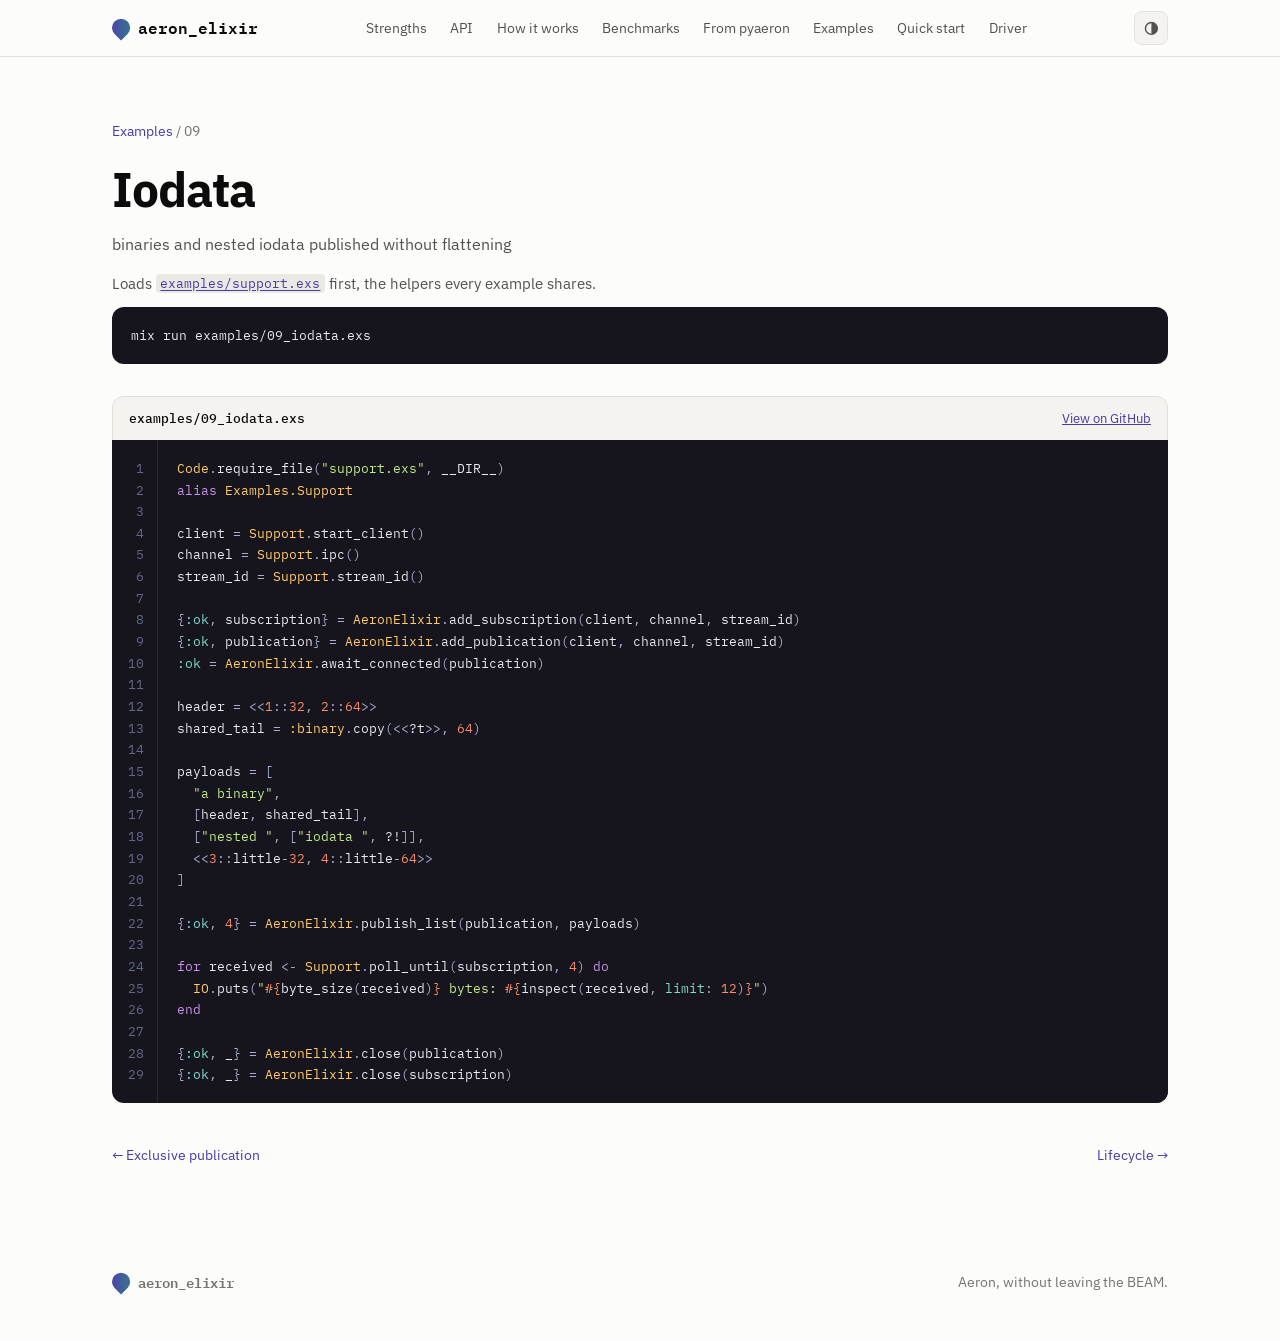
<file: docs/examples/09_iodata.html>
<!DOCTYPE html>
<html lang="en">
  <head>
    <meta charset="utf-8">
    <meta name="viewport" content="width=device-width, initial-scale=1">
    <title>Iodata · aeron_elixir</title>
    <meta name="description" content="binaries and nested iodata published without flattening">
    <link rel="icon" href="data:image/svg+xml,%3Csvg%20xmlns%3D%22http%3A%2F%2Fwww.w3.org%2F2000%2Fsvg%22%20viewBox%3D%220%200%2032%2032%22%3E%3Cpath%20d%3D%22M16%204a12%2012%200%201%201-12%2012V4z%22%20fill%3D%22%234a3aa7%22%2F%3E%3C%2Fsvg%3E">
    <link rel="preconnect" href="https://fonts.googleapis.com">
    <link rel="preconnect" href="https://fonts.gstatic.com" crossorigin>
    <link rel="stylesheet" href="https://fonts.googleapis.com/css2?family=IBM+Plex+Mono:wght@400;500&family=IBM+Plex+Sans:wght@400;500;600;700&display=swap">
    <script>(function () {
  var key = "aeron-elixir-theme";
  function apply(choice) {
    var root = document.documentElement;
    if (choice === "light" || choice === "dark") { root.setAttribute("data-theme", choice); }
    else { root.removeAttribute("data-theme"); }
  }
  window.aeronSetTheme = function (choice) {
    try { window.localStorage.setItem(key, choice); } catch (error) {}
    apply(choice);
  };
  var stored = "auto";
  try { stored = window.localStorage.getItem(key) || "auto"; } catch (error) {}
  apply(stored);
})();
</script>
    <style>:root {
  color-scheme: light;
  --surface: #fcfcfb;
  --surface-2: #f4f3ef;
  --surface-3: #ebe9e3;
  --ink: #0b0b0b;
  --ink-2: #52514e;
  --ink-3: #75746f;
  --rule: #e3e1da;
  --accent: #4a3aa7;
  --accent-soft: #ece9fb;
  --fam-elixir: #4a3aa7;
  --fam-native: #1baf7a;
  --fam-python: #eb6834;
  --fam-other: #b9b7af;
  --code-bg: #16151d;
  --code-ink: #e9e7f1;
  --shadow: 0 1px 2px rgb(0 0 0 / 0.04), 0 8px 24px rgb(0 0 0 / 0.06);
}
@media (prefers-color-scheme: dark) {
  :root:not([data-theme="light"]) {
    color-scheme: dark;
    --surface: #1a1a19;
    --surface-2: #212120;
    --surface-3: #2b2b29;
    --ink: #ffffff;
    --ink-2: #c3c2b7;
    --ink-3: #9a998f;
    --rule: #33332f;
    --accent: #9085e9;
    --accent-soft: #29254a;
    --fam-elixir: #9085e9;
    --fam-native: #199e70;
    --fam-python: #d95926;
    --fam-other: #5d5c56;
    --code-bg: #121116;
    --shadow: 0 1px 2px rgb(0 0 0 / 0.3), 0 8px 24px rgb(0 0 0 / 0.35);
  }
}
:root[data-theme="dark"] {
  color-scheme: dark;
  --surface: #1a1a19;
  --surface-2: #212120;
  --surface-3: #2b2b29;
  --ink: #ffffff;
  --ink-2: #c3c2b7;
  --ink-3: #9a998f;
  --rule: #33332f;
  --accent: #9085e9;
  --accent-soft: #29254a;
  --fam-elixir: #9085e9;
  --fam-native: #199e70;
  --fam-python: #d95926;
  --fam-other: #5d5c56;
  --code-bg: #121116;
  --shadow: 0 1px 2px rgb(0 0 0 / 0.3), 0 8px 24px rgb(0 0 0 / 0.35);
}
* { box-sizing: border-box; }
html { scroll-behavior: smooth; scroll-padding-top: 4.5rem; }
body {
  margin: 0;
  background: var(--surface);
  color: var(--ink);
  font: 400 16px/1.6 "IBM Plex Sans", system-ui, sans-serif;
  -webkit-font-smoothing: antialiased;
}
code, pre, .step, .eyebrow, .bar-value, .tile-value, .example-file {
  font-family: "IBM Plex Mono", ui-monospace, monospace;
}
a { color: inherit; }
button { font: inherit; color: inherit; }
h1, h2, h3 { margin: 0; letter-spacing: -0.02em; line-height: 1.15; }
h1 { font-size: clamp(2.4rem, 6vw, 4.4rem); font-weight: 700; max-width: 14ch; }
h2 { font-size: clamp(1.7rem, 3.4vw, 2.5rem); font-weight: 600; max-width: 22ch; }
h3 { font-size: 1.1rem; font-weight: 600; }
p { margin: 0; }
:not(pre) > code {
  font-size: 0.86em;
  background: var(--surface-3);
  padding: 0.1em 0.35em;
  border-radius: 4px;
}
.wrap { max-width: 1120px; margin: 0 auto; padding: 0 16px; }
@media (min-width: 720px) { .wrap { padding: 0 32px; } }

.nav {
  position: sticky; top: 0; z-index: 10;
  background: color-mix(in srgb, var(--surface) 86%, transparent);
  backdrop-filter: blur(12px);
  border-bottom: 1px solid var(--rule);
}
.nav-inner { display: flex; align-items: center; justify-content: space-between; gap: 1rem; height: 3.5rem; }
.nav nav { position: relative; display: flex; align-items: center; gap: 0.15rem; overflow-x: auto; scrollbar-width: none; font-size: 0.9rem; }
.nav nav a {
  position: relative; z-index: 1; text-decoration: none; color: var(--ink-2); white-space: nowrap;
  padding: 0.3rem 0.65rem; border-radius: 999px; transition: color 0.25s ease;
}
.nav nav a:hover { color: var(--ink); }
.nav nav a[aria-current="location"] { color: var(--accent); }
.nav-marker {
  position: absolute; left: 0; top: 50%; height: 1.9rem; margin-top: -0.95rem; width: 0;
  border-radius: 999px; pointer-events: none; opacity: 0;
  background: var(--accent-soft);
  box-shadow: inset 0 0 0 1px color-mix(in srgb, var(--accent) 28%, transparent);
}
.nav nav.has-marker .nav-marker { opacity: 1; }
.nav nav.marker-ready .nav-marker {
  transition: transform 0.38s cubic-bezier(0.2, 0.75, 0.25, 1), width 0.38s cubic-bezier(0.2, 0.75, 0.25, 1), opacity 0.2s ease;
}
@media (prefers-reduced-motion: reduce) {
  .nav nav a, .nav nav.marker-ready .nav-marker { transition: none; }
}
@media (max-width: 1080px) { .nav nav { display: none; } }
.theme-menu { position: relative; flex: none; }
.theme-toggle {
  display: inline-grid; place-items: center; width: 2.1rem; height: 2.1rem; padding: 0; cursor: pointer;
  border: 1px solid var(--rule); border-radius: 8px; background: var(--surface-2); color: var(--ink-2);
  transition: color 0.2s ease, border-color 0.2s ease;
}
.theme-toggle:hover, .theme-toggle[aria-expanded="true"] { color: var(--ink); border-color: color-mix(in srgb, var(--accent) 45%, var(--rule)); }
.theme-toggle:focus-visible { outline: 2px solid var(--accent); outline-offset: 2px; }
.theme-icon { width: 1.05rem; height: 1.05rem; flex: none; }
.theme-toggle .theme-icon { display: none; }
:root:not([data-theme]) .theme-toggle .theme-icon-auto,
:root[data-theme="light"] .theme-toggle .theme-icon-light,
:root[data-theme="dark"] .theme-toggle .theme-icon-dark { display: block; }
.theme-options {
  position: absolute; right: 0; top: calc(100% + 0.45rem); min-width: 9.5rem; padding: 0.3rem;
  display: grid; gap: 2px; background: var(--surface); border: 1px solid var(--rule); border-radius: 10px; box-shadow: var(--shadow);
}
.theme-options[hidden] { display: none; }
.theme-options button {
  display: flex; align-items: center; gap: 0.6rem; width: 100%; border: 0; background: none; cursor: pointer;
  padding: 0.45rem 0.6rem; border-radius: 6px; font-size: 0.85rem; color: var(--ink-2); text-align: left;
}
.theme-options button:hover, .theme-options button:focus-visible { background: var(--surface-2); color: var(--ink); outline: none; }
.theme-options button[aria-checked="true"] { color: var(--accent); }
.theme-check { margin-left: auto; width: 0.95rem; height: 0.95rem; visibility: hidden; }
.theme-options button[aria-checked="true"] .theme-check { visibility: visible; }
.brand { display: inline-flex; align-items: center; gap: 0.55rem; font-weight: 600; text-decoration: none; font-family: "IBM Plex Mono", monospace; }
.mark {
  width: 1.1rem; height: 1.1rem; border-radius: 50% 50% 50% 0;
  background: linear-gradient(135deg, var(--accent), color-mix(in srgb, var(--accent) 45%, var(--fam-native)));
  transform: rotate(-45deg);
}

.eyebrow { font-size: 0.78rem; letter-spacing: 0.12em; text-transform: uppercase; color: var(--accent); margin-bottom: 0.9rem; font-weight: 500; }
.step { font-size: 0.75rem; letter-spacing: 0.08em; color: var(--accent); font-weight: 500; margin-bottom: 0.6rem; display: block; }
.sub { color: var(--ink-2); margin-top: 0.9rem; max-width: 60ch; }
.sub.small { font-size: 0.9rem; margin: 0.8rem 0 0.5rem; }
.fine { color: var(--ink-3); font-size: 0.82rem; margin-top: 0.8rem; }

.hero { padding-top: clamp(3rem, 9vw, 6.5rem); padding-bottom: 4rem; }
.lead { font-size: clamp(1.05rem, 1.8vw, 1.25rem); color: var(--ink-2); max-width: 60ch; margin-top: 1.4rem; }
.pills { list-style: none; padding: 0; margin: 1.6rem 0 0; display: flex; flex-wrap: wrap; gap: 0.5rem; }
.pills li { font-size: 0.85rem; padding: 0.3rem 0.75rem; border: 1px solid var(--rule); border-radius: 999px; color: var(--ink-2); background: var(--surface-2); }
.tiles { display: grid; grid-template-columns: repeat(auto-fit, minmax(220px, 1fr)); gap: 1px; margin-top: 3rem; background: var(--rule); border: 1px solid var(--rule); border-radius: 14px; overflow: hidden; }
.tile { background: var(--surface); padding: 1.4rem 1.4rem 1.3rem; }
.tile-value { font-size: clamp(2rem, 4vw, 2.6rem); font-weight: 500; letter-spacing: -0.03em; color: var(--accent); line-height: 1.1; }
.tile-label { margin-top: 0.6rem; font-size: 0.92rem; font-weight: 500; }
.tile-detail { margin-top: 0.25rem; font-size: 0.85rem; color: var(--ink-3); }

.band { background: var(--surface-2); border-top: 1px solid var(--rule); border-bottom: 1px solid var(--rule); padding: clamp(3.5rem, 7vw, 5.5rem) 0; }
.section { padding-top: clamp(3.5rem, 7vw, 5.5rem); padding-bottom: clamp(3.5rem, 7vw, 5.5rem); }
.grid { display: grid; gap: 1rem; margin-top: 2.2rem; }
.grid.three { grid-template-columns: repeat(auto-fit, minmax(260px, 1fr)); }
.grid.two { grid-template-columns: repeat(auto-fit, minmax(300px, 1fr)); gap: 2rem; }
.card { background: var(--surface); border: 1px solid var(--rule); border-radius: 12px; padding: 1.4rem; color: var(--ink-2); font-size: 0.95rem; }

.api { display: grid; gap: 2.5rem; margin-top: 2.5rem; }
.api-step { display: grid; gap: 0.4rem; grid-template-columns: minmax(0, 1fr); }
.api-step .code { margin-top: 0.9rem; }
.ticks { margin: 0.8rem 0 0; padding: 0; list-style: none; color: var(--ink-2); font-size: 0.95rem; display: grid; gap: 0.5rem; }
.ticks li { padding-left: 1.2rem; position: relative; }
.ticks li::before { content: ""; position: absolute; left: 0; top: 0.62em; width: 0.45rem; height: 0.45rem; border-radius: 2px; background: var(--accent); }

.code { min-width: 0; }
.code pre, pre.shell {
  margin: 0; background: var(--code-bg); color: var(--code-ink); border-radius: 12px;
  padding: 1.1rem 1.2rem; overflow-x: auto; font-size: 0.82rem; line-height: 1.65;
}
pre.shell { margin-top: 0.75rem; }
.code .k, .code .kd, .code .kn { color: #c792ea; }
.code .ss, .code .sa, .code .no, .code .na { color: #7fdbca; }
.code .s, .code .s1, .code .s2, .code .sx, .code .sh { color: #c3e88d; }
.code .se, .code .si { color: #f78c6c; }
.code .nc, .code .nn { color: #ffcb6b; }
.code .nf, .code .fm { color: #82aaff; }
.code .m, .code .mi, .code .mf { color: #f78c6c; }
.code .o, .code .p, .code .pi { color: #a6accd; }
.code .c, .code .c1 { color: #7a7f99; font-style: italic; }

.flow { display: grid; gap: 1rem; margin-top: 2.2rem; grid-template-columns: 1fr; }
@media (min-width: 860px) { .flow { grid-template-columns: repeat(3, 1fr); gap: 2.4rem; } }
.flow-step { position: relative; color: var(--ink-2); font-size: 0.95rem; padding-top: 1rem; border-top: 2px solid var(--ink); }
@media (min-width: 860px) {
  .flow-step:not(:last-child)::after {
    content: "→"; position: absolute; right: -1.75rem; top: -0.95rem; color: var(--ink-3);
    font-family: "IBM Plex Mono", monospace; background: var(--surface-2); padding: 0 0.25rem;
  }
}
.term { display: grid; grid-template-columns: repeat(3, 1fr); gap: 6px; margin-top: 2.5rem; }
.partition { position: relative; height: 3rem; background: var(--surface); border: 1px solid var(--rule); border-radius: 8px; display: flex; gap: 2px; padding: 5px; }
.partition.active { border-color: var(--accent); }
.frame { flex: 0 0 9%; border-radius: 3px; }
.frame.wide { flex-basis: 16%; }
.frame.read { background: var(--surface-3); }
.frame.unread { background: var(--fam-elixir); }
.frame.pad { flex: 1; background: repeating-linear-gradient(135deg, var(--surface-3) 0 4px, transparent 4px 8px); }
.term { margin-bottom: 1.6rem; padding-top: 1.6rem; }
.marker { position: relative; flex: 0 0 2px; margin: -9px 0; background: currentColor; color: var(--ink-3); border-radius: 1px; }
.marker > span { position: absolute; left: -2px; font: 500 0.7rem "IBM Plex Mono", monospace; white-space: nowrap; }
.marker.position > span { top: calc(100% + 0.3rem); }
.marker.tail { color: var(--accent); }
.marker.tail > span { bottom: calc(100% + 0.3rem); }
.notes { margin-top: 3.5rem; }
#driver .code { margin-top: 2rem; }
.notes p { color: var(--ink-2); margin-top: 0.6rem; font-size: 0.95rem; }

.compare { position: relative; display: flex; flex-wrap: wrap; align-items: center; gap: 0.45rem; margin-top: 2rem; font-size: 0.85rem; color: var(--ink-3); }
.compare-label { margin: 0 0.15rem; }
.chip {
  display: inline-flex; align-items: center; gap: 0.45rem; padding: 0.22rem 0.4rem 0.22rem 0.65rem;
  border: 1px solid var(--rule); border-radius: 999px; background: var(--surface); color: var(--ink); font-size: 0.82rem; line-height: 1.4;
}
.chip .swatch { margin: 0; }
.chip-fixed { padding-right: 0.7rem; font-weight: 600; }
button.chip { cursor: pointer; transition: border-color 0.2s ease; }
button.chip:hover, button.chip:focus-visible { border-color: color-mix(in srgb, var(--accent) 45%, var(--rule)); outline: none; }
.chip-remove { display: inline-grid; place-items: center; width: 1.1rem; height: 1.1rem; border-radius: 999px; color: var(--ink-3); }
button.chip:hover .chip-remove, button.chip:focus-visible .chip-remove { background: var(--surface-3); color: var(--ink); }
.chip-remove svg { width: 0.7rem; height: 0.7rem; }
.chip[hidden] { display: none; }
.compare-add { display: contents; }
.compare-toggle {
  border: 1px dashed color-mix(in srgb, var(--ink-3) 55%, transparent); border-radius: 999px; background: none; cursor: pointer;
  padding: 0.22rem 0.75rem; font-size: 0.82rem; line-height: 1.4; color: var(--ink-2); transition: color 0.2s ease, border-color 0.2s ease;
}
.compare-toggle:hover, .compare-toggle[aria-expanded="true"] { color: var(--accent); border-color: var(--accent); }
.compare-toggle:focus-visible { outline: 2px solid var(--accent); outline-offset: 2px; }
.compare-options {
  position: absolute; left: 0; top: calc(100% + 0.45rem); z-index: 5; min-width: 17rem; max-width: 100%; padding: 0.35rem;
  display: grid; gap: 2px; background: var(--surface); border: 1px solid var(--rule); border-radius: 10px; box-shadow: var(--shadow);
}
.compare-options[hidden] { display: none; }
.compare-option { display: flex; align-items: center; gap: 0.6rem; padding: 0.4rem 0.55rem; border-radius: 6px; cursor: pointer; color: var(--ink); }
.compare-option:hover, .compare-option:focus-within { background: var(--surface-2); }
.compare-option input { accent-color: var(--accent); margin: 0; }
.compare-option .swatch { margin: 0; }
.compare-option-variant { margin-left: auto; padding-left: 0.8rem; font-size: 0.75rem; color: var(--ink-3); white-space: nowrap; }
@media (max-width: 560px) { .compare-option-variant { display: none; } }
.compare-shortcuts { display: flex; gap: 1rem; padding: 0.45rem 0.55rem 0.25rem; margin-top: 0.2rem; border-top: 1px solid var(--rule); }
.compare-shortcuts button { border: 0; background: none; padding: 0; cursor: pointer; font-size: 0.8rem; color: var(--accent); }
.compare-shortcuts button:hover { text-decoration: underline; text-underline-offset: 3px; }
.bar-row[hidden], .data tr[hidden], .legend li[hidden] { display: none; }
.tabs { display: flex; gap: 0.25rem; margin-top: 2.2rem; border-bottom: 1px solid var(--rule); overflow-x: auto; scrollbar-width: none; }
.tabs button {
  background: none; border: 0; padding: 0.7rem 0.9rem; cursor: pointer; color: var(--ink-3);
  border-bottom: 2px solid transparent; margin-bottom: -1px; white-space: nowrap; font-weight: 500;
}
.tabs button[aria-selected="true"] { color: var(--ink); border-bottom-color: var(--accent); }
.panel { padding-top: 1.5rem; }
.controls { display: flex; flex-wrap: wrap; align-items: center; gap: 0.8rem 1.6rem; }
.control { display: flex; align-items: center; gap: 0.6rem; flex-wrap: wrap; }
.control-label { font-size: 0.8rem; color: var(--ink-3); }
.segmented { display: inline-flex; background: var(--surface-2); border: 1px solid var(--rule); border-radius: 8px; padding: 2px; flex-wrap: wrap; }
.segmented button { border: 0; background: none; padding: 0.3rem 0.65rem; border-radius: 6px; cursor: pointer; font-size: 0.85rem; color: var(--ink-2); }
.segmented button[aria-pressed="true"] { background: var(--surface); color: var(--ink); box-shadow: var(--shadow); }
.link { background: none; border: 0; padding: 0; cursor: pointer; color: var(--accent); font-size: 0.85rem; text-decoration: underline; text-underline-offset: 3px; margin-left: auto; }
.chart-head { display: flex; flex-wrap: wrap; justify-content: space-between; align-items: baseline; gap: 0.6rem 1.5rem; margin: 1.8rem 0 1rem; }
.chart-head h3 { font-size: 1rem; }
.legend { list-style: none; margin: 0; padding: 0; display: flex; flex-wrap: wrap; gap: 0.4rem 1rem; font-size: 0.82rem; color: var(--ink-2); }
.legend li { display: inline-flex; align-items: center; gap: 0.4rem; }
.swatch { display: inline-block; width: 0.7rem; height: 0.7rem; border-radius: 3px; background: var(--fam); margin-right: 0.45rem; vertical-align: -0.05rem; }
.legend .swatch { margin-right: 0; }
.fam-elixir { --fam: var(--fam-elixir); }
.fam-python { --fam: var(--fam-python); }
.fam-native { --fam: var(--fam-native); }
.fam-other { --fam: var(--fam-other); }

.bars { list-style: none; margin: 0; padding: 0; display: grid; gap: 2px; }
.bar-row { position: relative; display: grid; grid-template-columns: minmax(0, 15rem) minmax(0, 1fr); gap: 1rem; align-items: center; padding: 0.35rem 0.4rem; border-radius: 8px; outline: none; }
.bar-row:hover, .bar-row:focus-visible { background: var(--surface-2); }
.bar-row.fam-elixir .bar-name { font-weight: 600; }
.bar-label { display: flex; flex-direction: column; line-height: 1.3; min-width: 0; }
.bar-name { font-size: 0.9rem; }
.bar-variant { font-size: 0.76rem; color: var(--ink-3); white-space: nowrap; overflow: hidden; text-overflow: ellipsis; }
.bar-track { display: flex; align-items: center; gap: 0.5rem; min-width: 0; }
.bar { display: block; height: 20px; min-width: 3px; background: var(--fam); border-radius: 0 4px 4px 0; transition: width 280ms ease; }
.bar-value { font-size: 0.82rem; color: var(--ink); white-space: nowrap; font-variant-numeric: tabular-nums; }
@media (max-width: 640px) {
  .bar-row { grid-template-columns: 1fr; gap: 0.25rem; }
}
.tip {
  display: none; position: absolute; z-index: 5; right: 0.5rem; bottom: calc(100% - 0.3rem);
  background: var(--surface); border: 1px solid var(--rule); border-radius: 10px; box-shadow: var(--shadow);
  padding: 0.7rem 0.85rem; min-width: 14rem; font-size: 0.82rem; pointer-events: none;
}
.bar-row:hover .tip, .bar-row:focus-visible .tip { display: block; }
.tip-variant { display: block; color: var(--ink-3); font-size: 0.76rem; margin-bottom: 0.4rem; }
.tip dl { margin: 0; display: grid; gap: 0.15rem; }
.tip dl div { display: flex; justify-content: space-between; gap: 1.5rem; }
.tip dt { color: var(--ink-2); }
.tip dd { margin: 0; font-family: "IBM Plex Mono", monospace; font-variant-numeric: tabular-nums; }
.versus { margin-top: 1.2rem; padding: 0.8rem 1rem; border-left: 3px solid var(--accent); background: var(--accent-soft); border-radius: 0 8px 8px 0; font-size: 0.92rem; }
.method { color: var(--ink-2); font-size: 0.88rem; margin-top: 1.2rem; max-width: 80ch; }
.table-scroll { overflow-x: auto; }
.data { width: 100%; border-collapse: collapse; font-size: 0.86rem; }
.data th, .data td { text-align: right; padding: 0.5rem 0.75rem; border-bottom: 1px solid var(--rule); white-space: nowrap; font-variant-numeric: tabular-nums; }
.data th:nth-child(-n+2), .data td:nth-child(-n+2) { text-align: left; }
.data th { color: var(--ink-3); font-weight: 500; font-size: 0.78rem; }
.data td:nth-child(2) { color: var(--ink-3); }

.mapping { margin-top: 2.2rem; border: 1px solid var(--rule); border-radius: 12px; overflow: hidden; background: var(--surface); }
.mapping-row { display: grid; grid-template-columns: 1fr 1fr; gap: 1.5rem; padding: 0.7rem 1.1rem; border-top: 1px solid var(--rule); font-size: 0.88rem; color: var(--ink-2); }
.mapping-row:first-child { border-top: 0; }
.mapping-row.head { font-size: 0.75rem; letter-spacing: 0.08em; text-transform: uppercase; color: var(--ink-3); background: var(--surface-2); font-family: "IBM Plex Mono", monospace; }
@media (max-width: 640px) { .mapping-row { grid-template-columns: 1fr; gap: 0.3rem; } }

.example {
  text-align: left; display: flex; flex-direction: column; gap: 0.5rem; cursor: pointer;
  background: var(--surface); border: 1px solid var(--rule); border-radius: 12px; padding: 1.2rem;
  transition: border-color 160ms ease, transform 160ms ease;
}
.example:hover { border-color: var(--accent); transform: translateY(-1px); }
.example[aria-expanded="true"] { border-color: var(--accent); box-shadow: var(--shadow); }
.example .step { margin: 0; }
.example-shows { font-size: 0.9rem; color: var(--ink-2); flex: 1; }
.example-file { font-size: 0.75rem; color: var(--ink-3); }
.start { display: grid; grid-template-columns: minmax(0, 1fr); gap: 2.2rem; margin-top: 2.2rem; }

.footer { display: flex; justify-content: space-between; flex-wrap: wrap; gap: 1rem; padding-top: 2.5rem; padding-bottom: 3rem; color: var(--ink-3); font-size: 0.88rem; }
.crumbs { font-size: 0.85rem; color: var(--ink-3); margin-bottom: 1.2rem; }
.crumbs a { color: var(--accent); text-decoration: none; }
.example-page { padding-top: clamp(2.5rem, 6vw, 4rem); padding-bottom: 4rem; }
.example-page h1 { font-size: clamp(2rem, 5vw, 3rem); max-width: none; }
.listing-head { display: flex; flex-wrap: wrap; align-items: center; justify-content: space-between; gap: 0.5rem 1rem; margin-top: 2rem; padding: 0.7rem 1rem; background: var(--surface-2); border: 1px solid var(--rule); border-bottom: 0; border-radius: 12px 12px 0 0; font-size: 0.82rem; }
.listing-head .file { font-family: "IBM Plex Mono", monospace; font-weight: 500; }
.origin { color: var(--ink-3); }
.origin a { color: var(--accent); }
.listing { display: grid; grid-template-columns: auto minmax(0, 1fr); background: var(--code-bg); border-radius: 0 0 12px 12px; overflow: hidden; }
.gutter { margin: 0; padding: 1.1rem 0.8rem 1.1rem 1rem; text-align: right; color: #626788; user-select: none; font: 400 0.82rem/1.65 "IBM Plex Mono", monospace; border-right: 1px solid #2a2936; }
.listing .code pre { border-radius: 0; }
.run { margin-top: 1.4rem; }
.requires { color: var(--ink-2); font-size: 0.92rem; margin-top: 0.9rem; }
.requires a { color: var(--accent); }
.pager { display: flex; justify-content: space-between; gap: 1rem; margin-top: 2.5rem; flex-wrap: wrap; }
.pager a { color: var(--accent); text-decoration: none; font-size: 0.9rem; }
a.example { text-decoration: none; color: inherit; }
[hidden] { display: none !important; }
.explorer .chart-table, .explorer.show-table .bars { display: none; }
.explorer.show-table .chart-table { display: block; }
.explorer .when-table, .explorer.show-table .when-chart { display: none; }
.explorer.show-table .when-table { display: inline; }
.listing-head a { color: var(--accent); }
.compare + .tabs { margin-top: 1.1rem; }
</style>
  </head>
  <body>
    <header class="nav">
  <div class="wrap nav-inner">
    <a href="../index.html#top" class="brand"><span class="mark" aria-hidden="true"></span>aeron_elixir</a>
    <nav aria-label="Sections">
      <a href="../index.html#strengths" data-section="strengths">Strengths</a><a href="../index.html#api" data-section="api">API</a><a href="../index.html#log" data-section="log">How it works</a><a href="../index.html#benchmarks" data-section="benchmarks">Benchmarks</a><a href="../index.html#pyaeron" data-section="pyaeron">From pyaeron</a><a href="../index.html#examples" data-section="examples">Examples</a><a href="../index.html#start" data-section="start">Quick start</a><a href="../index.html#driver" data-section="driver">Driver</a>
    </nav>
    <div class="theme-menu" data-theme-menu>
      <button type="button" class="theme-toggle" aria-haspopup="menu" aria-expanded="false" aria-controls="theme-options" aria-label="Colour theme" title="Colour theme">
        <svg class="theme-icon theme-icon-auto" viewBox="0 0 24 24" fill="none" stroke="currentColor" stroke-width="2" aria-hidden="true"><circle cx="12" cy="12" r="8.5"></circle><path d="M12 3.5a8.5 8.5 0 0 1 0 17z" fill="currentColor" stroke="none"></path></svg><svg class="theme-icon theme-icon-light" viewBox="0 0 24 24" fill="none" stroke="currentColor" stroke-width="2" stroke-linecap="round" aria-hidden="true"><circle cx="12" cy="12" r="4"></circle><path d="M12 2.5v2M12 19.5v2M2.5 12h2M19.5 12h2M5.3 5.3l1.4 1.4M17.3 17.3l1.4 1.4M5.3 18.7l1.4-1.4M17.3 6.7l1.4-1.4"></path></svg><svg class="theme-icon theme-icon-dark" viewBox="0 0 24 24" fill="none" stroke="currentColor" stroke-width="2" stroke-linejoin="round" aria-hidden="true"><path d="M20 14.5A8.5 8.5 0 0 1 9.5 4a8.5 8.5 0 1 0 10.5 10.5z"></path></svg>
      </button>
      <div class="theme-options" id="theme-options" role="menu" aria-label="Colour theme" hidden>
        <button type="button" role="menuitemradio" aria-checked="false" data-theme-choice="auto">
          <svg class="theme-icon theme-icon-auto" viewBox="0 0 24 24" fill="none" stroke="currentColor" stroke-width="2" aria-hidden="true"><circle cx="12" cy="12" r="8.5"></circle><path d="M12 3.5a8.5 8.5 0 0 1 0 17z" fill="currentColor" stroke="none"></path></svg>Auto
          <svg class="theme-check" viewBox="0 0 24 24" fill="none" stroke="currentColor" stroke-width="2.4" stroke-linecap="round" stroke-linejoin="round" aria-hidden="true"><polyline points="20 6 9 17 4 12"></polyline></svg>
        </button><button type="button" role="menuitemradio" aria-checked="false" data-theme-choice="light">
          <svg class="theme-icon theme-icon-light" viewBox="0 0 24 24" fill="none" stroke="currentColor" stroke-width="2" stroke-linecap="round" aria-hidden="true"><circle cx="12" cy="12" r="4"></circle><path d="M12 2.5v2M12 19.5v2M2.5 12h2M19.5 12h2M5.3 5.3l1.4 1.4M17.3 17.3l1.4 1.4M5.3 18.7l1.4-1.4M17.3 6.7l1.4-1.4"></path></svg>Light
          <svg class="theme-check" viewBox="0 0 24 24" fill="none" stroke="currentColor" stroke-width="2.4" stroke-linecap="round" stroke-linejoin="round" aria-hidden="true"><polyline points="20 6 9 17 4 12"></polyline></svg>
        </button><button type="button" role="menuitemradio" aria-checked="false" data-theme-choice="dark">
          <svg class="theme-icon theme-icon-dark" viewBox="0 0 24 24" fill="none" stroke="currentColor" stroke-width="2" stroke-linejoin="round" aria-hidden="true"><path d="M20 14.5A8.5 8.5 0 0 1 9.5 4a8.5 8.5 0 1 0 10.5 10.5z"></path></svg>Dark
          <svg class="theme-check" viewBox="0 0 24 24" fill="none" stroke="currentColor" stroke-width="2.4" stroke-linecap="round" stroke-linejoin="round" aria-hidden="true"><polyline points="20 6 9 17 4 12"></polyline></svg>
        </button>
      </div>
    </div>
  </div>
</header>
    
  <main class="wrap example-page">
    <p class="crumbs">
      <a href="../index.html#examples">Examples</a> / 09
    </p>
    <h1>Iodata</h1>
    <p class="sub"><span>binaries and nested iodata published without flattening</span></p>

    <p class="requires">
      Loads <a href="support.html"><code>examples/support.exs</code></a> first, the helpers every example shares.
    </p>
    

    <pre class="shell run"><code>mix run examples/09_iodata.exs</code></pre>

    <div class="listing-head">
      <span class="file">examples/09_iodata.exs</span>
      <a href="https://github.com/jaman/aeron_elixir/blob/main/examples/09_iodata.exs">View on GitHub</a>
    </div>
    <div class="listing">
      <pre class="gutter" aria-hidden="true">1
2
3
4
5
6
7
8
9
10
11
12
13
14
15
16
17
18
19
20
21
22
23
24
25
26
27
28
29</pre>
      <div class="code"><pre class="highlight"><code><span class="nc">Code</span><span class="o">.</span><span class="n">require_file</span><span class="p" data-group-id="g115748866-1">(</span><span class="s">&quot;support.exs&quot;</span><span class="p">,</span><span class="w"> </span><span class="bp">__DIR__</span><span class="p" data-group-id="g115748866-1">)</span><span class="w">
</span><span class="kn">alias</span><span class="w"> </span><span class="nc">Examples.Support</span><span class="w">

</span><span class="n">client</span><span class="w"> </span><span class="o">=</span><span class="w"> </span><span class="nc">Support</span><span class="o">.</span><span class="n">start_client</span><span class="p" data-group-id="g115748866-2">(</span><span class="p" data-group-id="g115748866-2">)</span><span class="w">
</span><span class="n">channel</span><span class="w"> </span><span class="o">=</span><span class="w"> </span><span class="nc">Support</span><span class="o">.</span><span class="n">ipc</span><span class="p" data-group-id="g115748866-3">(</span><span class="p" data-group-id="g115748866-3">)</span><span class="w">
</span><span class="n">stream_id</span><span class="w"> </span><span class="o">=</span><span class="w"> </span><span class="nc">Support</span><span class="o">.</span><span class="n">stream_id</span><span class="p" data-group-id="g115748866-4">(</span><span class="p" data-group-id="g115748866-4">)</span><span class="w">

</span><span class="p" data-group-id="g115748866-5">{</span><span class="ss">:ok</span><span class="p">,</span><span class="w"> </span><span class="n">subscription</span><span class="p" data-group-id="g115748866-5">}</span><span class="w"> </span><span class="o">=</span><span class="w"> </span><span class="nc">AeronElixir</span><span class="o">.</span><span class="n">add_subscription</span><span class="p" data-group-id="g115748866-6">(</span><span class="n">client</span><span class="p">,</span><span class="w"> </span><span class="n">channel</span><span class="p">,</span><span class="w"> </span><span class="n">stream_id</span><span class="p" data-group-id="g115748866-6">)</span><span class="w">
</span><span class="p" data-group-id="g115748866-7">{</span><span class="ss">:ok</span><span class="p">,</span><span class="w"> </span><span class="n">publication</span><span class="p" data-group-id="g115748866-7">}</span><span class="w"> </span><span class="o">=</span><span class="w"> </span><span class="nc">AeronElixir</span><span class="o">.</span><span class="n">add_publication</span><span class="p" data-group-id="g115748866-8">(</span><span class="n">client</span><span class="p">,</span><span class="w"> </span><span class="n">channel</span><span class="p">,</span><span class="w"> </span><span class="n">stream_id</span><span class="p" data-group-id="g115748866-8">)</span><span class="w">
</span><span class="ss">:ok</span><span class="w"> </span><span class="o">=</span><span class="w"> </span><span class="nc">AeronElixir</span><span class="o">.</span><span class="n">await_connected</span><span class="p" data-group-id="g115748866-9">(</span><span class="n">publication</span><span class="p" data-group-id="g115748866-9">)</span><span class="w">

</span><span class="n">header</span><span class="w"> </span><span class="o">=</span><span class="w"> </span><span class="p" data-group-id="g115748866-10">&lt;&lt;</span><span class="mi">1</span><span class="o">::</span><span class="mi">32</span><span class="p">,</span><span class="w"> </span><span class="mi">2</span><span class="o">::</span><span class="mi">64</span><span class="p" data-group-id="g115748866-10">&gt;&gt;</span><span class="w">
</span><span class="n">shared_tail</span><span class="w"> </span><span class="o">=</span><span class="w"> </span><span class="nc">:binary</span><span class="o">.</span><span class="n">copy</span><span class="p" data-group-id="g115748866-11">(</span><span class="p" data-group-id="g115748866-12">&lt;&lt;</span><span class="sc">?t</span><span class="p" data-group-id="g115748866-12">&gt;&gt;</span><span class="p">,</span><span class="w"> </span><span class="mi">64</span><span class="p" data-group-id="g115748866-11">)</span><span class="w">

</span><span class="n">payloads</span><span class="w"> </span><span class="o">=</span><span class="w"> </span><span class="p" data-group-id="g115748866-13">[</span><span class="w">
  </span><span class="s">&quot;a binary&quot;</span><span class="p">,</span><span class="w">
  </span><span class="p" data-group-id="g115748866-14">[</span><span class="n">header</span><span class="p">,</span><span class="w"> </span><span class="n">shared_tail</span><span class="p" data-group-id="g115748866-14">]</span><span class="p">,</span><span class="w">
  </span><span class="p" data-group-id="g115748866-15">[</span><span class="s">&quot;nested &quot;</span><span class="p">,</span><span class="w"> </span><span class="p" data-group-id="g115748866-16">[</span><span class="s">&quot;iodata &quot;</span><span class="p">,</span><span class="w"> </span><span class="sc">?!</span><span class="p" data-group-id="g115748866-16">]</span><span class="p" data-group-id="g115748866-15">]</span><span class="p">,</span><span class="w">
  </span><span class="p" data-group-id="g115748866-17">&lt;&lt;</span><span class="mi">3</span><span class="o">::</span><span class="n">little</span><span class="o">-</span><span class="mi">32</span><span class="p">,</span><span class="w"> </span><span class="mi">4</span><span class="o">::</span><span class="n">little</span><span class="o">-</span><span class="mi">64</span><span class="p" data-group-id="g115748866-17">&gt;&gt;</span><span class="w">
</span><span class="p" data-group-id="g115748866-13">]</span><span class="w">

</span><span class="p" data-group-id="g115748866-18">{</span><span class="ss">:ok</span><span class="p">,</span><span class="w"> </span><span class="mi">4</span><span class="p" data-group-id="g115748866-18">}</span><span class="w"> </span><span class="o">=</span><span class="w"> </span><span class="nc">AeronElixir</span><span class="o">.</span><span class="n">publish_list</span><span class="p" data-group-id="g115748866-19">(</span><span class="n">publication</span><span class="p">,</span><span class="w"> </span><span class="n">payloads</span><span class="p" data-group-id="g115748866-19">)</span><span class="w">

</span><span class="k">for</span><span class="w"> </span><span class="n">received</span><span class="w"> </span><span class="o">&lt;-</span><span class="w"> </span><span class="nc">Support</span><span class="o">.</span><span class="n">poll_until</span><span class="p" data-group-id="g115748866-20">(</span><span class="n">subscription</span><span class="p">,</span><span class="w"> </span><span class="mi">4</span><span class="p" data-group-id="g115748866-20">)</span><span class="w"> </span><span class="k" data-group-id="g115748866-21">do</span><span class="w">
  </span><span class="nc">IO</span><span class="o">.</span><span class="n">puts</span><span class="p" data-group-id="g115748866-22">(</span><span class="s">&quot;</span><span class="si" data-group-id="g115748866-23">#{</span><span class="n">byte_size</span><span class="p" data-group-id="g115748866-24">(</span><span class="n">received</span><span class="p" data-group-id="g115748866-24">)</span><span class="si" data-group-id="g115748866-23">}</span><span class="s"> bytes: </span><span class="si" data-group-id="g115748866-25">#{</span><span class="n">inspect</span><span class="p" data-group-id="g115748866-26">(</span><span class="n">received</span><span class="p">,</span><span class="w"> </span><span class="ss">limit</span><span class="p">:</span><span class="w"> </span><span class="mi">12</span><span class="p" data-group-id="g115748866-26">)</span><span class="si" data-group-id="g115748866-25">}</span><span class="s">&quot;</span><span class="p" data-group-id="g115748866-22">)</span><span class="w">
</span><span class="k" data-group-id="g115748866-21">end</span><span class="w">

</span><span class="p" data-group-id="g115748866-27">{</span><span class="ss">:ok</span><span class="p">,</span><span class="w"> </span><span class="bp">_</span><span class="p" data-group-id="g115748866-27">}</span><span class="w"> </span><span class="o">=</span><span class="w"> </span><span class="nc">AeronElixir</span><span class="o">.</span><span class="n">close</span><span class="p" data-group-id="g115748866-28">(</span><span class="n">publication</span><span class="p" data-group-id="g115748866-28">)</span><span class="w">
</span><span class="p" data-group-id="g115748866-29">{</span><span class="ss">:ok</span><span class="p">,</span><span class="w"> </span><span class="bp">_</span><span class="p" data-group-id="g115748866-29">}</span><span class="w"> </span><span class="o">=</span><span class="w"> </span><span class="nc">AeronElixir</span><span class="o">.</span><span class="n">close</span><span class="p" data-group-id="g115748866-30">(</span><span class="n">subscription</span><span class="p" data-group-id="g115748866-30">)</span><span class="w">
</span></code></pre></div>
    </div>

    <nav class="pager">
      <a href="08_exclusive_publication.html">← Exclusive publication</a>
      
      <a href="10_lifecycle.html">Lifecycle →</a>
    </nav>
  </main>

    <footer class="wrap footer">
  <span class="brand"><span class="mark" aria-hidden="true"></span>aeron_elixir</span>
  <span>Aeron, without leaving the BEAM.</span>
</footer>
    <script>(function () {
  var reducedMotion = window.matchMedia("(prefers-reduced-motion: reduce)").matches;
  var bar = document.querySelector(".nav nav");
  if (bar) { followSections(bar); }
  themeMenu(document.querySelector("[data-theme-menu]"));

  function followSections(bar) {
    var entries = Array.prototype.slice.call(bar.querySelectorAll("a[data-section]"))
      .map(function (link) { return { link: link, section: document.getElementById(link.getAttribute("data-section")) }; })
      .filter(function (entry) { return entry.section; });
    if (entries.length === 0) { return; }

    var marker = document.createElement("span");
    marker.className = "nav-marker";
    marker.setAttribute("aria-hidden", "true");
    bar.insertBefore(marker, bar.firstChild);

    var header = document.querySelector(".nav");
    var current = null;
    var scheduled = false;

    function sectionInView() {
      var root = document.documentElement;
      if (window.innerHeight + window.scrollY >= root.scrollHeight - 2) { return entries[entries.length - 1]; }
      var line = header.offsetHeight + Math.round(window.innerHeight * 0.25);
      return entries.reduce(function (found, entry) {
        return entry.section.getBoundingClientRect().top <= line ? entry : found;
      }, null);
    }

    function placeMarker() {
      bar.classList.toggle("has-marker", current !== null);
      if (current === null) { return; }
      marker.style.width = current.link.offsetWidth + "px";
      marker.style.transform = "translateX(" + current.link.offsetLeft + "px)";
    }

    function keepVisible(link) {
      var left = link.offsetLeft;
      var right = left + link.offsetWidth;
      if (left < bar.scrollLeft || right > bar.scrollLeft + bar.clientWidth) {
        bar.scrollTo({ left: Math.max(0, left - 16), behavior: reducedMotion ? "auto" : "smooth" });
      }
    }

    function update() {
      scheduled = false;
      var next = sectionInView();
      if (next !== current) {
        if (current) { current.link.removeAttribute("aria-current"); }
        if (next) { next.link.setAttribute("aria-current", "location"); keepVisible(next.link); }
        current = next;
      }
      placeMarker();
    }

    function schedule() {
      if (!scheduled) { scheduled = true; window.requestAnimationFrame(update); }
    }

    window.addEventListener("scroll", schedule, { passive: true });
    window.addEventListener("resize", schedule);
    if (document.fonts && document.fonts.ready) { document.fonts.ready.then(schedule); }
    update();
    window.requestAnimationFrame(function () { bar.classList.add("marker-ready"); });
  }

  function themeMenu(menu) {
    if (!menu) { return; }
    var toggle = menu.querySelector(".theme-toggle");
    var list = menu.querySelector(".theme-options");
    var items = Array.prototype.slice.call(list.querySelectorAll("[data-theme-choice]"));

    function chosen() { return document.documentElement.getAttribute("data-theme") || "auto"; }

    function markChosen() {
      var choice = chosen();
      items.forEach(function (item) {
        item.setAttribute("aria-checked", String(item.getAttribute("data-theme-choice") === choice));
      });
    }

    function open() {
      markChosen();
      list.hidden = false;
      toggle.setAttribute("aria-expanded", "true");
      (items.find(function (item) { return item.getAttribute("aria-checked") === "true"; }) || items[0]).focus({ preventScroll: true });
    }

    function close(returnFocus) {
      if (list.hidden) { return; }
      list.hidden = true;
      toggle.setAttribute("aria-expanded", "false");
      if (returnFocus) { toggle.focus({ preventScroll: true }); }
    }

    function moveFocus(step) {
      var index = items.indexOf(document.activeElement);
      items[(index + step + items.length) % items.length].focus({ preventScroll: true });
    }

    toggle.addEventListener("click", function () { if (list.hidden) { open(); } else { close(false); } });

    items.forEach(function (item) {
      item.addEventListener("click", function () {
        window.aeronSetTheme(item.getAttribute("data-theme-choice"));
        markChosen();
        close(true);
      });
    });

    list.addEventListener("keydown", function (event) {
      var keys = {
        ArrowDown: function () { moveFocus(1); },
        ArrowUp: function () { moveFocus(-1); },
        Home: function () { items[0].focus({ preventScroll: true }); },
        End: function () { items[items.length - 1].focus({ preventScroll: true }); },
        Escape: function () { close(true); },
        Tab: function () { close(false); }
      };
      if (!keys[event.key]) { return; }
      if (event.key !== "Tab") { event.preventDefault(); }
      keys[event.key]();
    });

    document.addEventListener("click", function (event) {
      if (!menu.contains(event.target)) { close(false); }
    });

    markChosen();
  }
})();
</script>
    
  </body>
</html>
</file>
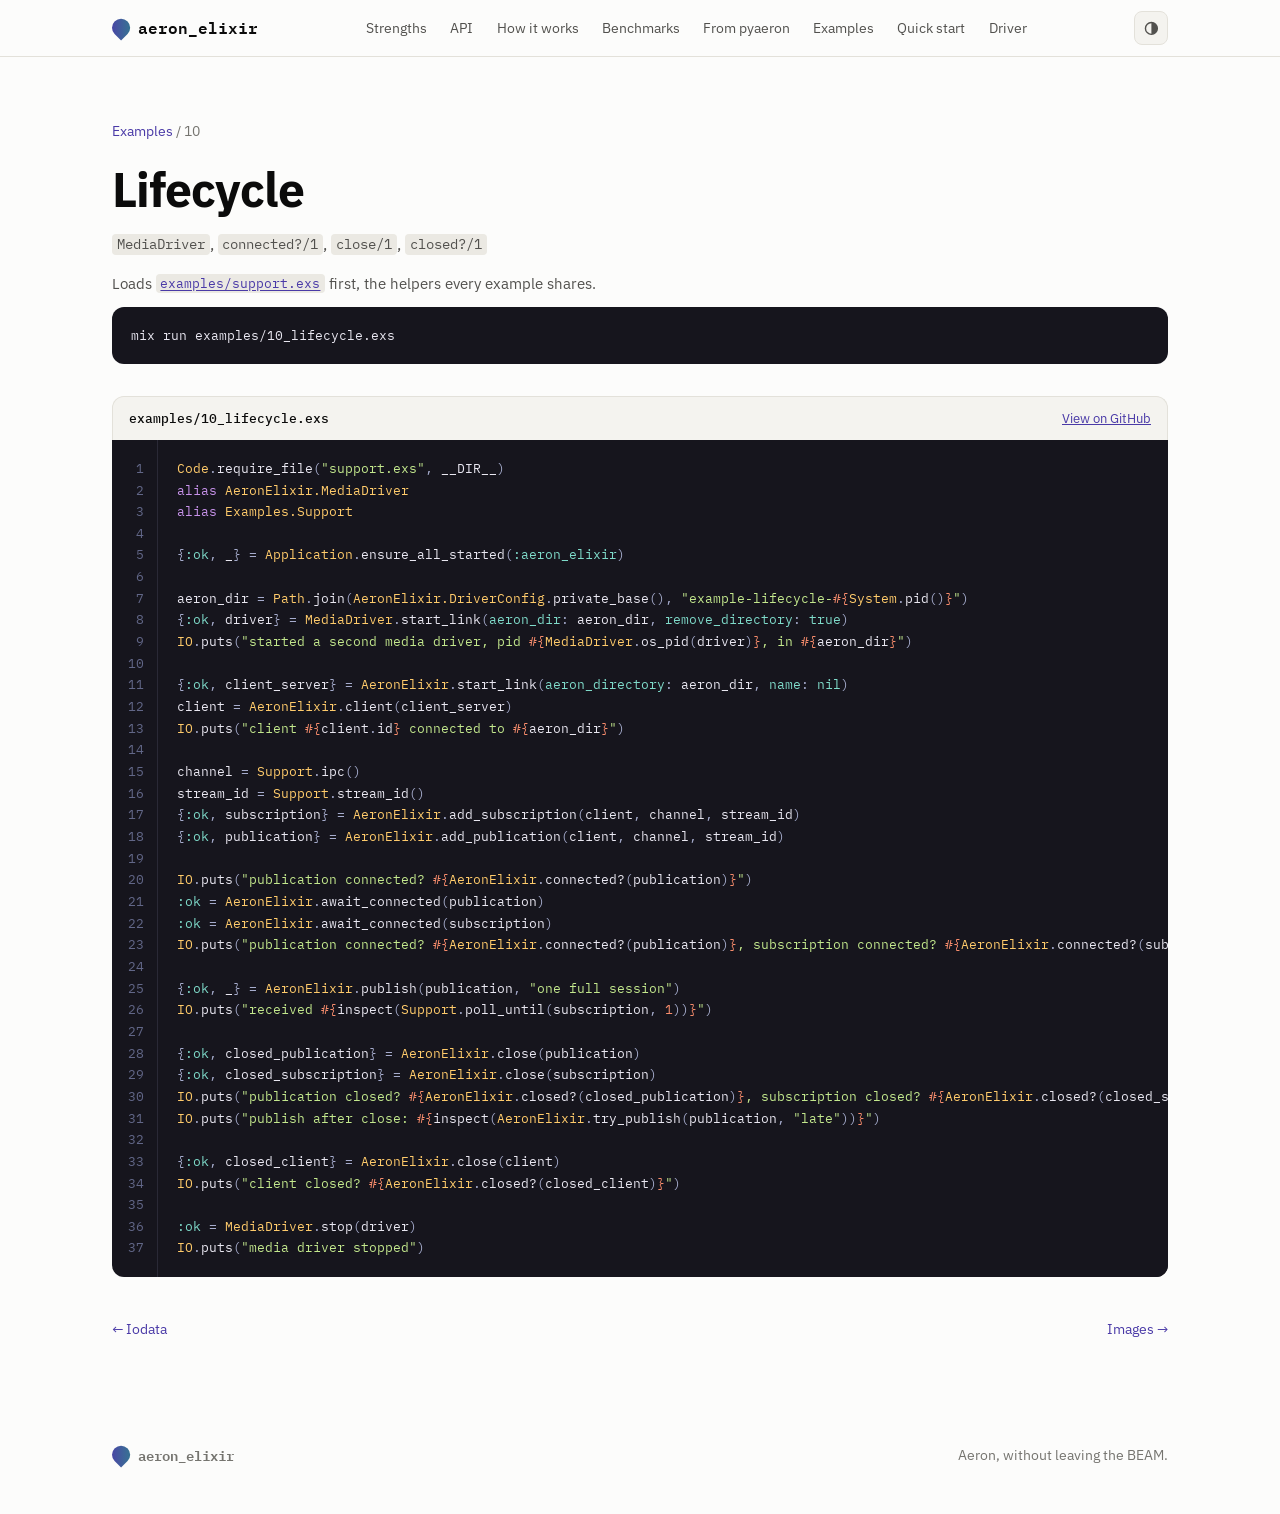
<file: docs/examples/10_lifecycle.html>
<!DOCTYPE html>
<html lang="en">
  <head>
    <meta charset="utf-8">
    <meta name="viewport" content="width=device-width, initial-scale=1">
    <title>Lifecycle · aeron_elixir</title>
    <meta name="description" content="MediaDriver, connected?/1, close/1, closed?/1">
    <link rel="icon" href="data:image/svg+xml,%3Csvg%20xmlns%3D%22http%3A%2F%2Fwww.w3.org%2F2000%2Fsvg%22%20viewBox%3D%220%200%2032%2032%22%3E%3Cpath%20d%3D%22M16%204a12%2012%200%201%201-12%2012V4z%22%20fill%3D%22%234a3aa7%22%2F%3E%3C%2Fsvg%3E">
    <link rel="preconnect" href="https://fonts.googleapis.com">
    <link rel="preconnect" href="https://fonts.gstatic.com" crossorigin>
    <link rel="stylesheet" href="https://fonts.googleapis.com/css2?family=IBM+Plex+Mono:wght@400;500&family=IBM+Plex+Sans:wght@400;500;600;700&display=swap">
    <script>(function () {
  var key = "aeron-elixir-theme";
  function apply(choice) {
    var root = document.documentElement;
    if (choice === "light" || choice === "dark") { root.setAttribute("data-theme", choice); }
    else { root.removeAttribute("data-theme"); }
  }
  window.aeronSetTheme = function (choice) {
    try { window.localStorage.setItem(key, choice); } catch (error) {}
    apply(choice);
  };
  var stored = "auto";
  try { stored = window.localStorage.getItem(key) || "auto"; } catch (error) {}
  apply(stored);
})();
</script>
    <style>:root {
  color-scheme: light;
  --surface: #fcfcfb;
  --surface-2: #f4f3ef;
  --surface-3: #ebe9e3;
  --ink: #0b0b0b;
  --ink-2: #52514e;
  --ink-3: #75746f;
  --rule: #e3e1da;
  --accent: #4a3aa7;
  --accent-soft: #ece9fb;
  --fam-elixir: #4a3aa7;
  --fam-native: #1baf7a;
  --fam-python: #eb6834;
  --fam-other: #b9b7af;
  --code-bg: #16151d;
  --code-ink: #e9e7f1;
  --shadow: 0 1px 2px rgb(0 0 0 / 0.04), 0 8px 24px rgb(0 0 0 / 0.06);
}
@media (prefers-color-scheme: dark) {
  :root:not([data-theme="light"]) {
    color-scheme: dark;
    --surface: #1a1a19;
    --surface-2: #212120;
    --surface-3: #2b2b29;
    --ink: #ffffff;
    --ink-2: #c3c2b7;
    --ink-3: #9a998f;
    --rule: #33332f;
    --accent: #9085e9;
    --accent-soft: #29254a;
    --fam-elixir: #9085e9;
    --fam-native: #199e70;
    --fam-python: #d95926;
    --fam-other: #5d5c56;
    --code-bg: #121116;
    --shadow: 0 1px 2px rgb(0 0 0 / 0.3), 0 8px 24px rgb(0 0 0 / 0.35);
  }
}
:root[data-theme="dark"] {
  color-scheme: dark;
  --surface: #1a1a19;
  --surface-2: #212120;
  --surface-3: #2b2b29;
  --ink: #ffffff;
  --ink-2: #c3c2b7;
  --ink-3: #9a998f;
  --rule: #33332f;
  --accent: #9085e9;
  --accent-soft: #29254a;
  --fam-elixir: #9085e9;
  --fam-native: #199e70;
  --fam-python: #d95926;
  --fam-other: #5d5c56;
  --code-bg: #121116;
  --shadow: 0 1px 2px rgb(0 0 0 / 0.3), 0 8px 24px rgb(0 0 0 / 0.35);
}
* { box-sizing: border-box; }
html { scroll-behavior: smooth; scroll-padding-top: 4.5rem; }
body {
  margin: 0;
  background: var(--surface);
  color: var(--ink);
  font: 400 16px/1.6 "IBM Plex Sans", system-ui, sans-serif;
  -webkit-font-smoothing: antialiased;
}
code, pre, .step, .eyebrow, .bar-value, .tile-value, .example-file {
  font-family: "IBM Plex Mono", ui-monospace, monospace;
}
a { color: inherit; }
button { font: inherit; color: inherit; }
h1, h2, h3 { margin: 0; letter-spacing: -0.02em; line-height: 1.15; }
h1 { font-size: clamp(2.4rem, 6vw, 4.4rem); font-weight: 700; max-width: 14ch; }
h2 { font-size: clamp(1.7rem, 3.4vw, 2.5rem); font-weight: 600; max-width: 22ch; }
h3 { font-size: 1.1rem; font-weight: 600; }
p { margin: 0; }
:not(pre) > code {
  font-size: 0.86em;
  background: var(--surface-3);
  padding: 0.1em 0.35em;
  border-radius: 4px;
}
.wrap { max-width: 1120px; margin: 0 auto; padding: 0 16px; }
@media (min-width: 720px) { .wrap { padding: 0 32px; } }

.nav {
  position: sticky; top: 0; z-index: 10;
  background: color-mix(in srgb, var(--surface) 86%, transparent);
  backdrop-filter: blur(12px);
  border-bottom: 1px solid var(--rule);
}
.nav-inner { display: flex; align-items: center; justify-content: space-between; gap: 1rem; height: 3.5rem; }
.nav nav { position: relative; display: flex; align-items: center; gap: 0.15rem; overflow-x: auto; scrollbar-width: none; font-size: 0.9rem; }
.nav nav a {
  position: relative; z-index: 1; text-decoration: none; color: var(--ink-2); white-space: nowrap;
  padding: 0.3rem 0.65rem; border-radius: 999px; transition: color 0.25s ease;
}
.nav nav a:hover { color: var(--ink); }
.nav nav a[aria-current="location"] { color: var(--accent); }
.nav-marker {
  position: absolute; left: 0; top: 50%; height: 1.9rem; margin-top: -0.95rem; width: 0;
  border-radius: 999px; pointer-events: none; opacity: 0;
  background: var(--accent-soft);
  box-shadow: inset 0 0 0 1px color-mix(in srgb, var(--accent) 28%, transparent);
}
.nav nav.has-marker .nav-marker { opacity: 1; }
.nav nav.marker-ready .nav-marker {
  transition: transform 0.38s cubic-bezier(0.2, 0.75, 0.25, 1), width 0.38s cubic-bezier(0.2, 0.75, 0.25, 1), opacity 0.2s ease;
}
@media (prefers-reduced-motion: reduce) {
  .nav nav a, .nav nav.marker-ready .nav-marker { transition: none; }
}
@media (max-width: 1080px) { .nav nav { display: none; } }
.theme-menu { position: relative; flex: none; }
.theme-toggle {
  display: inline-grid; place-items: center; width: 2.1rem; height: 2.1rem; padding: 0; cursor: pointer;
  border: 1px solid var(--rule); border-radius: 8px; background: var(--surface-2); color: var(--ink-2);
  transition: color 0.2s ease, border-color 0.2s ease;
}
.theme-toggle:hover, .theme-toggle[aria-expanded="true"] { color: var(--ink); border-color: color-mix(in srgb, var(--accent) 45%, var(--rule)); }
.theme-toggle:focus-visible { outline: 2px solid var(--accent); outline-offset: 2px; }
.theme-icon { width: 1.05rem; height: 1.05rem; flex: none; }
.theme-toggle .theme-icon { display: none; }
:root:not([data-theme]) .theme-toggle .theme-icon-auto,
:root[data-theme="light"] .theme-toggle .theme-icon-light,
:root[data-theme="dark"] .theme-toggle .theme-icon-dark { display: block; }
.theme-options {
  position: absolute; right: 0; top: calc(100% + 0.45rem); min-width: 9.5rem; padding: 0.3rem;
  display: grid; gap: 2px; background: var(--surface); border: 1px solid var(--rule); border-radius: 10px; box-shadow: var(--shadow);
}
.theme-options[hidden] { display: none; }
.theme-options button {
  display: flex; align-items: center; gap: 0.6rem; width: 100%; border: 0; background: none; cursor: pointer;
  padding: 0.45rem 0.6rem; border-radius: 6px; font-size: 0.85rem; color: var(--ink-2); text-align: left;
}
.theme-options button:hover, .theme-options button:focus-visible { background: var(--surface-2); color: var(--ink); outline: none; }
.theme-options button[aria-checked="true"] { color: var(--accent); }
.theme-check { margin-left: auto; width: 0.95rem; height: 0.95rem; visibility: hidden; }
.theme-options button[aria-checked="true"] .theme-check { visibility: visible; }
.brand { display: inline-flex; align-items: center; gap: 0.55rem; font-weight: 600; text-decoration: none; font-family: "IBM Plex Mono", monospace; }
.mark {
  width: 1.1rem; height: 1.1rem; border-radius: 50% 50% 50% 0;
  background: linear-gradient(135deg, var(--accent), color-mix(in srgb, var(--accent) 45%, var(--fam-native)));
  transform: rotate(-45deg);
}

.eyebrow { font-size: 0.78rem; letter-spacing: 0.12em; text-transform: uppercase; color: var(--accent); margin-bottom: 0.9rem; font-weight: 500; }
.step { font-size: 0.75rem; letter-spacing: 0.08em; color: var(--accent); font-weight: 500; margin-bottom: 0.6rem; display: block; }
.sub { color: var(--ink-2); margin-top: 0.9rem; max-width: 60ch; }
.sub.small { font-size: 0.9rem; margin: 0.8rem 0 0.5rem; }
.fine { color: var(--ink-3); font-size: 0.82rem; margin-top: 0.8rem; }

.hero { padding-top: clamp(3rem, 9vw, 6.5rem); padding-bottom: 4rem; }
.lead { font-size: clamp(1.05rem, 1.8vw, 1.25rem); color: var(--ink-2); max-width: 60ch; margin-top: 1.4rem; }
.pills { list-style: none; padding: 0; margin: 1.6rem 0 0; display: flex; flex-wrap: wrap; gap: 0.5rem; }
.pills li { font-size: 0.85rem; padding: 0.3rem 0.75rem; border: 1px solid var(--rule); border-radius: 999px; color: var(--ink-2); background: var(--surface-2); }
.tiles { display: grid; grid-template-columns: repeat(auto-fit, minmax(220px, 1fr)); gap: 1px; margin-top: 3rem; background: var(--rule); border: 1px solid var(--rule); border-radius: 14px; overflow: hidden; }
.tile { background: var(--surface); padding: 1.4rem 1.4rem 1.3rem; }
.tile-value { font-size: clamp(2rem, 4vw, 2.6rem); font-weight: 500; letter-spacing: -0.03em; color: var(--accent); line-height: 1.1; }
.tile-label { margin-top: 0.6rem; font-size: 0.92rem; font-weight: 500; }
.tile-detail { margin-top: 0.25rem; font-size: 0.85rem; color: var(--ink-3); }

.band { background: var(--surface-2); border-top: 1px solid var(--rule); border-bottom: 1px solid var(--rule); padding: clamp(3.5rem, 7vw, 5.5rem) 0; }
.section { padding-top: clamp(3.5rem, 7vw, 5.5rem); padding-bottom: clamp(3.5rem, 7vw, 5.5rem); }
.grid { display: grid; gap: 1rem; margin-top: 2.2rem; }
.grid.three { grid-template-columns: repeat(auto-fit, minmax(260px, 1fr)); }
.grid.two { grid-template-columns: repeat(auto-fit, minmax(300px, 1fr)); gap: 2rem; }
.card { background: var(--surface); border: 1px solid var(--rule); border-radius: 12px; padding: 1.4rem; color: var(--ink-2); font-size: 0.95rem; }

.api { display: grid; gap: 2.5rem; margin-top: 2.5rem; }
.api-step { display: grid; gap: 0.4rem; grid-template-columns: minmax(0, 1fr); }
.api-step .code { margin-top: 0.9rem; }
.ticks { margin: 0.8rem 0 0; padding: 0; list-style: none; color: var(--ink-2); font-size: 0.95rem; display: grid; gap: 0.5rem; }
.ticks li { padding-left: 1.2rem; position: relative; }
.ticks li::before { content: ""; position: absolute; left: 0; top: 0.62em; width: 0.45rem; height: 0.45rem; border-radius: 2px; background: var(--accent); }

.code { min-width: 0; }
.code pre, pre.shell {
  margin: 0; background: var(--code-bg); color: var(--code-ink); border-radius: 12px;
  padding: 1.1rem 1.2rem; overflow-x: auto; font-size: 0.82rem; line-height: 1.65;
}
pre.shell { margin-top: 0.75rem; }
.code .k, .code .kd, .code .kn { color: #c792ea; }
.code .ss, .code .sa, .code .no, .code .na { color: #7fdbca; }
.code .s, .code .s1, .code .s2, .code .sx, .code .sh { color: #c3e88d; }
.code .se, .code .si { color: #f78c6c; }
.code .nc, .code .nn { color: #ffcb6b; }
.code .nf, .code .fm { color: #82aaff; }
.code .m, .code .mi, .code .mf { color: #f78c6c; }
.code .o, .code .p, .code .pi { color: #a6accd; }
.code .c, .code .c1 { color: #7a7f99; font-style: italic; }

.flow { display: grid; gap: 1rem; margin-top: 2.2rem; grid-template-columns: 1fr; }
@media (min-width: 860px) { .flow { grid-template-columns: repeat(3, 1fr); gap: 2.4rem; } }
.flow-step { position: relative; color: var(--ink-2); font-size: 0.95rem; padding-top: 1rem; border-top: 2px solid var(--ink); }
@media (min-width: 860px) {
  .flow-step:not(:last-child)::after {
    content: "→"; position: absolute; right: -1.75rem; top: -0.95rem; color: var(--ink-3);
    font-family: "IBM Plex Mono", monospace; background: var(--surface-2); padding: 0 0.25rem;
  }
}
.term { display: grid; grid-template-columns: repeat(3, 1fr); gap: 6px; margin-top: 2.5rem; }
.partition { position: relative; height: 3rem; background: var(--surface); border: 1px solid var(--rule); border-radius: 8px; display: flex; gap: 2px; padding: 5px; }
.partition.active { border-color: var(--accent); }
.frame { flex: 0 0 9%; border-radius: 3px; }
.frame.wide { flex-basis: 16%; }
.frame.read { background: var(--surface-3); }
.frame.unread { background: var(--fam-elixir); }
.frame.pad { flex: 1; background: repeating-linear-gradient(135deg, var(--surface-3) 0 4px, transparent 4px 8px); }
.term { margin-bottom: 1.6rem; padding-top: 1.6rem; }
.marker { position: relative; flex: 0 0 2px; margin: -9px 0; background: currentColor; color: var(--ink-3); border-radius: 1px; }
.marker > span { position: absolute; left: -2px; font: 500 0.7rem "IBM Plex Mono", monospace; white-space: nowrap; }
.marker.position > span { top: calc(100% + 0.3rem); }
.marker.tail { color: var(--accent); }
.marker.tail > span { bottom: calc(100% + 0.3rem); }
.notes { margin-top: 3.5rem; }
#driver .code { margin-top: 2rem; }
.notes p { color: var(--ink-2); margin-top: 0.6rem; font-size: 0.95rem; }

.compare { position: relative; display: flex; flex-wrap: wrap; align-items: center; gap: 0.45rem; margin-top: 2rem; font-size: 0.85rem; color: var(--ink-3); }
.compare-label { margin: 0 0.15rem; }
.chip {
  display: inline-flex; align-items: center; gap: 0.45rem; padding: 0.22rem 0.4rem 0.22rem 0.65rem;
  border: 1px solid var(--rule); border-radius: 999px; background: var(--surface); color: var(--ink); font-size: 0.82rem; line-height: 1.4;
}
.chip .swatch { margin: 0; }
.chip-fixed { padding-right: 0.7rem; font-weight: 600; }
button.chip { cursor: pointer; transition: border-color 0.2s ease; }
button.chip:hover, button.chip:focus-visible { border-color: color-mix(in srgb, var(--accent) 45%, var(--rule)); outline: none; }
.chip-remove { display: inline-grid; place-items: center; width: 1.1rem; height: 1.1rem; border-radius: 999px; color: var(--ink-3); }
button.chip:hover .chip-remove, button.chip:focus-visible .chip-remove { background: var(--surface-3); color: var(--ink); }
.chip-remove svg { width: 0.7rem; height: 0.7rem; }
.chip[hidden] { display: none; }
.compare-add { display: contents; }
.compare-toggle {
  border: 1px dashed color-mix(in srgb, var(--ink-3) 55%, transparent); border-radius: 999px; background: none; cursor: pointer;
  padding: 0.22rem 0.75rem; font-size: 0.82rem; line-height: 1.4; color: var(--ink-2); transition: color 0.2s ease, border-color 0.2s ease;
}
.compare-toggle:hover, .compare-toggle[aria-expanded="true"] { color: var(--accent); border-color: var(--accent); }
.compare-toggle:focus-visible { outline: 2px solid var(--accent); outline-offset: 2px; }
.compare-options {
  position: absolute; left: 0; top: calc(100% + 0.45rem); z-index: 5; min-width: 17rem; max-width: 100%; padding: 0.35rem;
  display: grid; gap: 2px; background: var(--surface); border: 1px solid var(--rule); border-radius: 10px; box-shadow: var(--shadow);
}
.compare-options[hidden] { display: none; }
.compare-option { display: flex; align-items: center; gap: 0.6rem; padding: 0.4rem 0.55rem; border-radius: 6px; cursor: pointer; color: var(--ink); }
.compare-option:hover, .compare-option:focus-within { background: var(--surface-2); }
.compare-option input { accent-color: var(--accent); margin: 0; }
.compare-option .swatch { margin: 0; }
.compare-option-variant { margin-left: auto; padding-left: 0.8rem; font-size: 0.75rem; color: var(--ink-3); white-space: nowrap; }
@media (max-width: 560px) { .compare-option-variant { display: none; } }
.compare-shortcuts { display: flex; gap: 1rem; padding: 0.45rem 0.55rem 0.25rem; margin-top: 0.2rem; border-top: 1px solid var(--rule); }
.compare-shortcuts button { border: 0; background: none; padding: 0; cursor: pointer; font-size: 0.8rem; color: var(--accent); }
.compare-shortcuts button:hover { text-decoration: underline; text-underline-offset: 3px; }
.bar-row[hidden], .data tr[hidden], .legend li[hidden] { display: none; }
.tabs { display: flex; gap: 0.25rem; margin-top: 2.2rem; border-bottom: 1px solid var(--rule); overflow-x: auto; scrollbar-width: none; }
.tabs button {
  background: none; border: 0; padding: 0.7rem 0.9rem; cursor: pointer; color: var(--ink-3);
  border-bottom: 2px solid transparent; margin-bottom: -1px; white-space: nowrap; font-weight: 500;
}
.tabs button[aria-selected="true"] { color: var(--ink); border-bottom-color: var(--accent); }
.panel { padding-top: 1.5rem; }
.controls { display: flex; flex-wrap: wrap; align-items: center; gap: 0.8rem 1.6rem; }
.control { display: flex; align-items: center; gap: 0.6rem; flex-wrap: wrap; }
.control-label { font-size: 0.8rem; color: var(--ink-3); }
.segmented { display: inline-flex; background: var(--surface-2); border: 1px solid var(--rule); border-radius: 8px; padding: 2px; flex-wrap: wrap; }
.segmented button { border: 0; background: none; padding: 0.3rem 0.65rem; border-radius: 6px; cursor: pointer; font-size: 0.85rem; color: var(--ink-2); }
.segmented button[aria-pressed="true"] { background: var(--surface); color: var(--ink); box-shadow: var(--shadow); }
.link { background: none; border: 0; padding: 0; cursor: pointer; color: var(--accent); font-size: 0.85rem; text-decoration: underline; text-underline-offset: 3px; margin-left: auto; }
.chart-head { display: flex; flex-wrap: wrap; justify-content: space-between; align-items: baseline; gap: 0.6rem 1.5rem; margin: 1.8rem 0 1rem; }
.chart-head h3 { font-size: 1rem; }
.legend { list-style: none; margin: 0; padding: 0; display: flex; flex-wrap: wrap; gap: 0.4rem 1rem; font-size: 0.82rem; color: var(--ink-2); }
.legend li { display: inline-flex; align-items: center; gap: 0.4rem; }
.swatch { display: inline-block; width: 0.7rem; height: 0.7rem; border-radius: 3px; background: var(--fam); margin-right: 0.45rem; vertical-align: -0.05rem; }
.legend .swatch { margin-right: 0; }
.fam-elixir { --fam: var(--fam-elixir); }
.fam-python { --fam: var(--fam-python); }
.fam-native { --fam: var(--fam-native); }
.fam-other { --fam: var(--fam-other); }

.bars { list-style: none; margin: 0; padding: 0; display: grid; gap: 2px; }
.bar-row { position: relative; display: grid; grid-template-columns: minmax(0, 15rem) minmax(0, 1fr); gap: 1rem; align-items: center; padding: 0.35rem 0.4rem; border-radius: 8px; outline: none; }
.bar-row:hover, .bar-row:focus-visible { background: var(--surface-2); }
.bar-row.fam-elixir .bar-name { font-weight: 600; }
.bar-label { display: flex; flex-direction: column; line-height: 1.3; min-width: 0; }
.bar-name { font-size: 0.9rem; }
.bar-variant { font-size: 0.76rem; color: var(--ink-3); white-space: nowrap; overflow: hidden; text-overflow: ellipsis; }
.bar-track { display: flex; align-items: center; gap: 0.5rem; min-width: 0; }
.bar { display: block; height: 20px; min-width: 3px; background: var(--fam); border-radius: 0 4px 4px 0; transition: width 280ms ease; }
.bar-value { font-size: 0.82rem; color: var(--ink); white-space: nowrap; font-variant-numeric: tabular-nums; }
@media (max-width: 640px) {
  .bar-row { grid-template-columns: 1fr; gap: 0.25rem; }
}
.tip {
  display: none; position: absolute; z-index: 5; right: 0.5rem; bottom: calc(100% - 0.3rem);
  background: var(--surface); border: 1px solid var(--rule); border-radius: 10px; box-shadow: var(--shadow);
  padding: 0.7rem 0.85rem; min-width: 14rem; font-size: 0.82rem; pointer-events: none;
}
.bar-row:hover .tip, .bar-row:focus-visible .tip { display: block; }
.tip-variant { display: block; color: var(--ink-3); font-size: 0.76rem; margin-bottom: 0.4rem; }
.tip dl { margin: 0; display: grid; gap: 0.15rem; }
.tip dl div { display: flex; justify-content: space-between; gap: 1.5rem; }
.tip dt { color: var(--ink-2); }
.tip dd { margin: 0; font-family: "IBM Plex Mono", monospace; font-variant-numeric: tabular-nums; }
.versus { margin-top: 1.2rem; padding: 0.8rem 1rem; border-left: 3px solid var(--accent); background: var(--accent-soft); border-radius: 0 8px 8px 0; font-size: 0.92rem; }
.method { color: var(--ink-2); font-size: 0.88rem; margin-top: 1.2rem; max-width: 80ch; }
.table-scroll { overflow-x: auto; }
.data { width: 100%; border-collapse: collapse; font-size: 0.86rem; }
.data th, .data td { text-align: right; padding: 0.5rem 0.75rem; border-bottom: 1px solid var(--rule); white-space: nowrap; font-variant-numeric: tabular-nums; }
.data th:nth-child(-n+2), .data td:nth-child(-n+2) { text-align: left; }
.data th { color: var(--ink-3); font-weight: 500; font-size: 0.78rem; }
.data td:nth-child(2) { color: var(--ink-3); }

.mapping { margin-top: 2.2rem; border: 1px solid var(--rule); border-radius: 12px; overflow: hidden; background: var(--surface); }
.mapping-row { display: grid; grid-template-columns: 1fr 1fr; gap: 1.5rem; padding: 0.7rem 1.1rem; border-top: 1px solid var(--rule); font-size: 0.88rem; color: var(--ink-2); }
.mapping-row:first-child { border-top: 0; }
.mapping-row.head { font-size: 0.75rem; letter-spacing: 0.08em; text-transform: uppercase; color: var(--ink-3); background: var(--surface-2); font-family: "IBM Plex Mono", monospace; }
@media (max-width: 640px) { .mapping-row { grid-template-columns: 1fr; gap: 0.3rem; } }

.example {
  text-align: left; display: flex; flex-direction: column; gap: 0.5rem; cursor: pointer;
  background: var(--surface); border: 1px solid var(--rule); border-radius: 12px; padding: 1.2rem;
  transition: border-color 160ms ease, transform 160ms ease;
}
.example:hover { border-color: var(--accent); transform: translateY(-1px); }
.example[aria-expanded="true"] { border-color: var(--accent); box-shadow: var(--shadow); }
.example .step { margin: 0; }
.example-shows { font-size: 0.9rem; color: var(--ink-2); flex: 1; }
.example-file { font-size: 0.75rem; color: var(--ink-3); }
.start { display: grid; grid-template-columns: minmax(0, 1fr); gap: 2.2rem; margin-top: 2.2rem; }

.footer { display: flex; justify-content: space-between; flex-wrap: wrap; gap: 1rem; padding-top: 2.5rem; padding-bottom: 3rem; color: var(--ink-3); font-size: 0.88rem; }
.crumbs { font-size: 0.85rem; color: var(--ink-3); margin-bottom: 1.2rem; }
.crumbs a { color: var(--accent); text-decoration: none; }
.example-page { padding-top: clamp(2.5rem, 6vw, 4rem); padding-bottom: 4rem; }
.example-page h1 { font-size: clamp(2rem, 5vw, 3rem); max-width: none; }
.listing-head { display: flex; flex-wrap: wrap; align-items: center; justify-content: space-between; gap: 0.5rem 1rem; margin-top: 2rem; padding: 0.7rem 1rem; background: var(--surface-2); border: 1px solid var(--rule); border-bottom: 0; border-radius: 12px 12px 0 0; font-size: 0.82rem; }
.listing-head .file { font-family: "IBM Plex Mono", monospace; font-weight: 500; }
.origin { color: var(--ink-3); }
.origin a { color: var(--accent); }
.listing { display: grid; grid-template-columns: auto minmax(0, 1fr); background: var(--code-bg); border-radius: 0 0 12px 12px; overflow: hidden; }
.gutter { margin: 0; padding: 1.1rem 0.8rem 1.1rem 1rem; text-align: right; color: #626788; user-select: none; font: 400 0.82rem/1.65 "IBM Plex Mono", monospace; border-right: 1px solid #2a2936; }
.listing .code pre { border-radius: 0; }
.run { margin-top: 1.4rem; }
.requires { color: var(--ink-2); font-size: 0.92rem; margin-top: 0.9rem; }
.requires a { color: var(--accent); }
.pager { display: flex; justify-content: space-between; gap: 1rem; margin-top: 2.5rem; flex-wrap: wrap; }
.pager a { color: var(--accent); text-decoration: none; font-size: 0.9rem; }
a.example { text-decoration: none; color: inherit; }
[hidden] { display: none !important; }
.explorer .chart-table, .explorer.show-table .bars { display: none; }
.explorer.show-table .chart-table { display: block; }
.explorer .when-table, .explorer.show-table .when-chart { display: none; }
.explorer.show-table .when-table { display: inline; }
.listing-head a { color: var(--accent); }
.compare + .tabs { margin-top: 1.1rem; }
</style>
  </head>
  <body>
    <header class="nav">
  <div class="wrap nav-inner">
    <a href="../index.html#top" class="brand"><span class="mark" aria-hidden="true"></span>aeron_elixir</a>
    <nav aria-label="Sections">
      <a href="../index.html#strengths" data-section="strengths">Strengths</a><a href="../index.html#api" data-section="api">API</a><a href="../index.html#log" data-section="log">How it works</a><a href="../index.html#benchmarks" data-section="benchmarks">Benchmarks</a><a href="../index.html#pyaeron" data-section="pyaeron">From pyaeron</a><a href="../index.html#examples" data-section="examples">Examples</a><a href="../index.html#start" data-section="start">Quick start</a><a href="../index.html#driver" data-section="driver">Driver</a>
    </nav>
    <div class="theme-menu" data-theme-menu>
      <button type="button" class="theme-toggle" aria-haspopup="menu" aria-expanded="false" aria-controls="theme-options" aria-label="Colour theme" title="Colour theme">
        <svg class="theme-icon theme-icon-auto" viewBox="0 0 24 24" fill="none" stroke="currentColor" stroke-width="2" aria-hidden="true"><circle cx="12" cy="12" r="8.5"></circle><path d="M12 3.5a8.5 8.5 0 0 1 0 17z" fill="currentColor" stroke="none"></path></svg><svg class="theme-icon theme-icon-light" viewBox="0 0 24 24" fill="none" stroke="currentColor" stroke-width="2" stroke-linecap="round" aria-hidden="true"><circle cx="12" cy="12" r="4"></circle><path d="M12 2.5v2M12 19.5v2M2.5 12h2M19.5 12h2M5.3 5.3l1.4 1.4M17.3 17.3l1.4 1.4M5.3 18.7l1.4-1.4M17.3 6.7l1.4-1.4"></path></svg><svg class="theme-icon theme-icon-dark" viewBox="0 0 24 24" fill="none" stroke="currentColor" stroke-width="2" stroke-linejoin="round" aria-hidden="true"><path d="M20 14.5A8.5 8.5 0 0 1 9.5 4a8.5 8.5 0 1 0 10.5 10.5z"></path></svg>
      </button>
      <div class="theme-options" id="theme-options" role="menu" aria-label="Colour theme" hidden>
        <button type="button" role="menuitemradio" aria-checked="false" data-theme-choice="auto">
          <svg class="theme-icon theme-icon-auto" viewBox="0 0 24 24" fill="none" stroke="currentColor" stroke-width="2" aria-hidden="true"><circle cx="12" cy="12" r="8.5"></circle><path d="M12 3.5a8.5 8.5 0 0 1 0 17z" fill="currentColor" stroke="none"></path></svg>Auto
          <svg class="theme-check" viewBox="0 0 24 24" fill="none" stroke="currentColor" stroke-width="2.4" stroke-linecap="round" stroke-linejoin="round" aria-hidden="true"><polyline points="20 6 9 17 4 12"></polyline></svg>
        </button><button type="button" role="menuitemradio" aria-checked="false" data-theme-choice="light">
          <svg class="theme-icon theme-icon-light" viewBox="0 0 24 24" fill="none" stroke="currentColor" stroke-width="2" stroke-linecap="round" aria-hidden="true"><circle cx="12" cy="12" r="4"></circle><path d="M12 2.5v2M12 19.5v2M2.5 12h2M19.5 12h2M5.3 5.3l1.4 1.4M17.3 17.3l1.4 1.4M5.3 18.7l1.4-1.4M17.3 6.7l1.4-1.4"></path></svg>Light
          <svg class="theme-check" viewBox="0 0 24 24" fill="none" stroke="currentColor" stroke-width="2.4" stroke-linecap="round" stroke-linejoin="round" aria-hidden="true"><polyline points="20 6 9 17 4 12"></polyline></svg>
        </button><button type="button" role="menuitemradio" aria-checked="false" data-theme-choice="dark">
          <svg class="theme-icon theme-icon-dark" viewBox="0 0 24 24" fill="none" stroke="currentColor" stroke-width="2" stroke-linejoin="round" aria-hidden="true"><path d="M20 14.5A8.5 8.5 0 0 1 9.5 4a8.5 8.5 0 1 0 10.5 10.5z"></path></svg>Dark
          <svg class="theme-check" viewBox="0 0 24 24" fill="none" stroke="currentColor" stroke-width="2.4" stroke-linecap="round" stroke-linejoin="round" aria-hidden="true"><polyline points="20 6 9 17 4 12"></polyline></svg>
        </button>
      </div>
    </div>
  </div>
</header>
    
  <main class="wrap example-page">
    <p class="crumbs">
      <a href="../index.html#examples">Examples</a> / 10
    </p>
    <h1>Lifecycle</h1>
    <p class="sub"><code>MediaDriver</code><span>, </span><code>connected?/1</code><span>, </span><code>close/1</code><span>, </span><code>closed?/1</code></p>

    <p class="requires">
      Loads <a href="support.html"><code>examples/support.exs</code></a> first, the helpers every example shares.
    </p>
    

    <pre class="shell run"><code>mix run examples/10_lifecycle.exs</code></pre>

    <div class="listing-head">
      <span class="file">examples/10_lifecycle.exs</span>
      <a href="https://github.com/jaman/aeron_elixir/blob/main/examples/10_lifecycle.exs">View on GitHub</a>
    </div>
    <div class="listing">
      <pre class="gutter" aria-hidden="true">1
2
3
4
5
6
7
8
9
10
11
12
13
14
15
16
17
18
19
20
21
22
23
24
25
26
27
28
29
30
31
32
33
34
35
36
37</pre>
      <div class="code"><pre class="highlight"><code><span class="nc">Code</span><span class="o">.</span><span class="n">require_file</span><span class="p" data-group-id="g37512583-1">(</span><span class="s">&quot;support.exs&quot;</span><span class="p">,</span><span class="w"> </span><span class="bp">__DIR__</span><span class="p" data-group-id="g37512583-1">)</span><span class="w">
</span><span class="kn">alias</span><span class="w"> </span><span class="nc">AeronElixir.MediaDriver</span><span class="w">
</span><span class="kn">alias</span><span class="w"> </span><span class="nc">Examples.Support</span><span class="w">

</span><span class="p" data-group-id="g37512583-2">{</span><span class="ss">:ok</span><span class="p">,</span><span class="w"> </span><span class="bp">_</span><span class="p" data-group-id="g37512583-2">}</span><span class="w"> </span><span class="o">=</span><span class="w"> </span><span class="nc">Application</span><span class="o">.</span><span class="n">ensure_all_started</span><span class="p" data-group-id="g37512583-3">(</span><span class="ss">:aeron_elixir</span><span class="p" data-group-id="g37512583-3">)</span><span class="w">

</span><span class="n">aeron_dir</span><span class="w"> </span><span class="o">=</span><span class="w"> </span><span class="nc">Path</span><span class="o">.</span><span class="n">join</span><span class="p" data-group-id="g37512583-4">(</span><span class="nc">AeronElixir.DriverConfig</span><span class="o">.</span><span class="n">private_base</span><span class="p" data-group-id="g37512583-5">(</span><span class="p" data-group-id="g37512583-5">)</span><span class="p">,</span><span class="w"> </span><span class="s">&quot;example-lifecycle-</span><span class="si" data-group-id="g37512583-6">#{</span><span class="nc">System</span><span class="o">.</span><span class="n">pid</span><span class="p" data-group-id="g37512583-7">(</span><span class="p" data-group-id="g37512583-7">)</span><span class="si" data-group-id="g37512583-6">}</span><span class="s">&quot;</span><span class="p" data-group-id="g37512583-4">)</span><span class="w">
</span><span class="p" data-group-id="g37512583-8">{</span><span class="ss">:ok</span><span class="p">,</span><span class="w"> </span><span class="n">driver</span><span class="p" data-group-id="g37512583-8">}</span><span class="w"> </span><span class="o">=</span><span class="w"> </span><span class="nc">MediaDriver</span><span class="o">.</span><span class="n">start_link</span><span class="p" data-group-id="g37512583-9">(</span><span class="ss">aeron_dir</span><span class="p">:</span><span class="w"> </span><span class="n">aeron_dir</span><span class="p">,</span><span class="w"> </span><span class="ss">remove_directory</span><span class="p">:</span><span class="w"> </span><span class="no">true</span><span class="p" data-group-id="g37512583-9">)</span><span class="w">
</span><span class="nc">IO</span><span class="o">.</span><span class="n">puts</span><span class="p" data-group-id="g37512583-10">(</span><span class="s">&quot;started a second media driver, pid </span><span class="si" data-group-id="g37512583-11">#{</span><span class="nc">MediaDriver</span><span class="o">.</span><span class="n">os_pid</span><span class="p" data-group-id="g37512583-12">(</span><span class="n">driver</span><span class="p" data-group-id="g37512583-12">)</span><span class="si" data-group-id="g37512583-11">}</span><span class="s">, in </span><span class="si" data-group-id="g37512583-13">#{</span><span class="n">aeron_dir</span><span class="si" data-group-id="g37512583-13">}</span><span class="s">&quot;</span><span class="p" data-group-id="g37512583-10">)</span><span class="w">

</span><span class="p" data-group-id="g37512583-14">{</span><span class="ss">:ok</span><span class="p">,</span><span class="w"> </span><span class="n">client_server</span><span class="p" data-group-id="g37512583-14">}</span><span class="w"> </span><span class="o">=</span><span class="w"> </span><span class="nc">AeronElixir</span><span class="o">.</span><span class="n">start_link</span><span class="p" data-group-id="g37512583-15">(</span><span class="ss">aeron_directory</span><span class="p">:</span><span class="w"> </span><span class="n">aeron_dir</span><span class="p">,</span><span class="w"> </span><span class="ss">name</span><span class="p">:</span><span class="w"> </span><span class="no">nil</span><span class="p" data-group-id="g37512583-15">)</span><span class="w">
</span><span class="n">client</span><span class="w"> </span><span class="o">=</span><span class="w"> </span><span class="nc">AeronElixir</span><span class="o">.</span><span class="n">client</span><span class="p" data-group-id="g37512583-16">(</span><span class="n">client_server</span><span class="p" data-group-id="g37512583-16">)</span><span class="w">
</span><span class="nc">IO</span><span class="o">.</span><span class="n">puts</span><span class="p" data-group-id="g37512583-17">(</span><span class="s">&quot;client </span><span class="si" data-group-id="g37512583-18">#{</span><span class="n">client</span><span class="o">.</span><span class="n">id</span><span class="si" data-group-id="g37512583-18">}</span><span class="s"> connected to </span><span class="si" data-group-id="g37512583-19">#{</span><span class="n">aeron_dir</span><span class="si" data-group-id="g37512583-19">}</span><span class="s">&quot;</span><span class="p" data-group-id="g37512583-17">)</span><span class="w">

</span><span class="n">channel</span><span class="w"> </span><span class="o">=</span><span class="w"> </span><span class="nc">Support</span><span class="o">.</span><span class="n">ipc</span><span class="p" data-group-id="g37512583-20">(</span><span class="p" data-group-id="g37512583-20">)</span><span class="w">
</span><span class="n">stream_id</span><span class="w"> </span><span class="o">=</span><span class="w"> </span><span class="nc">Support</span><span class="o">.</span><span class="n">stream_id</span><span class="p" data-group-id="g37512583-21">(</span><span class="p" data-group-id="g37512583-21">)</span><span class="w">
</span><span class="p" data-group-id="g37512583-22">{</span><span class="ss">:ok</span><span class="p">,</span><span class="w"> </span><span class="n">subscription</span><span class="p" data-group-id="g37512583-22">}</span><span class="w"> </span><span class="o">=</span><span class="w"> </span><span class="nc">AeronElixir</span><span class="o">.</span><span class="n">add_subscription</span><span class="p" data-group-id="g37512583-23">(</span><span class="n">client</span><span class="p">,</span><span class="w"> </span><span class="n">channel</span><span class="p">,</span><span class="w"> </span><span class="n">stream_id</span><span class="p" data-group-id="g37512583-23">)</span><span class="w">
</span><span class="p" data-group-id="g37512583-24">{</span><span class="ss">:ok</span><span class="p">,</span><span class="w"> </span><span class="n">publication</span><span class="p" data-group-id="g37512583-24">}</span><span class="w"> </span><span class="o">=</span><span class="w"> </span><span class="nc">AeronElixir</span><span class="o">.</span><span class="n">add_publication</span><span class="p" data-group-id="g37512583-25">(</span><span class="n">client</span><span class="p">,</span><span class="w"> </span><span class="n">channel</span><span class="p">,</span><span class="w"> </span><span class="n">stream_id</span><span class="p" data-group-id="g37512583-25">)</span><span class="w">

</span><span class="nc">IO</span><span class="o">.</span><span class="n">puts</span><span class="p" data-group-id="g37512583-26">(</span><span class="s">&quot;publication connected? </span><span class="si" data-group-id="g37512583-27">#{</span><span class="nc">AeronElixir</span><span class="o">.</span><span class="n">connected?</span><span class="p" data-group-id="g37512583-28">(</span><span class="n">publication</span><span class="p" data-group-id="g37512583-28">)</span><span class="si" data-group-id="g37512583-27">}</span><span class="s">&quot;</span><span class="p" data-group-id="g37512583-26">)</span><span class="w">
</span><span class="ss">:ok</span><span class="w"> </span><span class="o">=</span><span class="w"> </span><span class="nc">AeronElixir</span><span class="o">.</span><span class="n">await_connected</span><span class="p" data-group-id="g37512583-29">(</span><span class="n">publication</span><span class="p" data-group-id="g37512583-29">)</span><span class="w">
</span><span class="ss">:ok</span><span class="w"> </span><span class="o">=</span><span class="w"> </span><span class="nc">AeronElixir</span><span class="o">.</span><span class="n">await_connected</span><span class="p" data-group-id="g37512583-30">(</span><span class="n">subscription</span><span class="p" data-group-id="g37512583-30">)</span><span class="w">
</span><span class="nc">IO</span><span class="o">.</span><span class="n">puts</span><span class="p" data-group-id="g37512583-31">(</span><span class="s">&quot;publication connected? </span><span class="si" data-group-id="g37512583-32">#{</span><span class="nc">AeronElixir</span><span class="o">.</span><span class="n">connected?</span><span class="p" data-group-id="g37512583-33">(</span><span class="n">publication</span><span class="p" data-group-id="g37512583-33">)</span><span class="si" data-group-id="g37512583-32">}</span><span class="s">, subscription connected? </span><span class="si" data-group-id="g37512583-34">#{</span><span class="nc">AeronElixir</span><span class="o">.</span><span class="n">connected?</span><span class="p" data-group-id="g37512583-35">(</span><span class="n">subscription</span><span class="p" data-group-id="g37512583-35">)</span><span class="si" data-group-id="g37512583-34">}</span><span class="s">&quot;</span><span class="p" data-group-id="g37512583-31">)</span><span class="w">

</span><span class="p" data-group-id="g37512583-36">{</span><span class="ss">:ok</span><span class="p">,</span><span class="w"> </span><span class="bp">_</span><span class="p" data-group-id="g37512583-36">}</span><span class="w"> </span><span class="o">=</span><span class="w"> </span><span class="nc">AeronElixir</span><span class="o">.</span><span class="n">publish</span><span class="p" data-group-id="g37512583-37">(</span><span class="n">publication</span><span class="p">,</span><span class="w"> </span><span class="s">&quot;one full session&quot;</span><span class="p" data-group-id="g37512583-37">)</span><span class="w">
</span><span class="nc">IO</span><span class="o">.</span><span class="n">puts</span><span class="p" data-group-id="g37512583-38">(</span><span class="s">&quot;received </span><span class="si" data-group-id="g37512583-39">#{</span><span class="n">inspect</span><span class="p" data-group-id="g37512583-40">(</span><span class="nc">Support</span><span class="o">.</span><span class="n">poll_until</span><span class="p" data-group-id="g37512583-41">(</span><span class="n">subscription</span><span class="p">,</span><span class="w"> </span><span class="mi">1</span><span class="p" data-group-id="g37512583-41">)</span><span class="p" data-group-id="g37512583-40">)</span><span class="si" data-group-id="g37512583-39">}</span><span class="s">&quot;</span><span class="p" data-group-id="g37512583-38">)</span><span class="w">

</span><span class="p" data-group-id="g37512583-42">{</span><span class="ss">:ok</span><span class="p">,</span><span class="w"> </span><span class="n">closed_publication</span><span class="p" data-group-id="g37512583-42">}</span><span class="w"> </span><span class="o">=</span><span class="w"> </span><span class="nc">AeronElixir</span><span class="o">.</span><span class="n">close</span><span class="p" data-group-id="g37512583-43">(</span><span class="n">publication</span><span class="p" data-group-id="g37512583-43">)</span><span class="w">
</span><span class="p" data-group-id="g37512583-44">{</span><span class="ss">:ok</span><span class="p">,</span><span class="w"> </span><span class="n">closed_subscription</span><span class="p" data-group-id="g37512583-44">}</span><span class="w"> </span><span class="o">=</span><span class="w"> </span><span class="nc">AeronElixir</span><span class="o">.</span><span class="n">close</span><span class="p" data-group-id="g37512583-45">(</span><span class="n">subscription</span><span class="p" data-group-id="g37512583-45">)</span><span class="w">
</span><span class="nc">IO</span><span class="o">.</span><span class="n">puts</span><span class="p" data-group-id="g37512583-46">(</span><span class="s">&quot;publication closed? </span><span class="si" data-group-id="g37512583-47">#{</span><span class="nc">AeronElixir</span><span class="o">.</span><span class="n">closed?</span><span class="p" data-group-id="g37512583-48">(</span><span class="n">closed_publication</span><span class="p" data-group-id="g37512583-48">)</span><span class="si" data-group-id="g37512583-47">}</span><span class="s">, subscription closed? </span><span class="si" data-group-id="g37512583-49">#{</span><span class="nc">AeronElixir</span><span class="o">.</span><span class="n">closed?</span><span class="p" data-group-id="g37512583-50">(</span><span class="n">closed_subscription</span><span class="p" data-group-id="g37512583-50">)</span><span class="si" data-group-id="g37512583-49">}</span><span class="s">&quot;</span><span class="p" data-group-id="g37512583-46">)</span><span class="w">
</span><span class="nc">IO</span><span class="o">.</span><span class="n">puts</span><span class="p" data-group-id="g37512583-51">(</span><span class="s">&quot;publish after close: </span><span class="si" data-group-id="g37512583-52">#{</span><span class="n">inspect</span><span class="p" data-group-id="g37512583-53">(</span><span class="nc">AeronElixir</span><span class="o">.</span><span class="n">try_publish</span><span class="p" data-group-id="g37512583-54">(</span><span class="n">publication</span><span class="p">,</span><span class="w"> </span><span class="s">&quot;late&quot;</span><span class="p" data-group-id="g37512583-54">)</span><span class="p" data-group-id="g37512583-53">)</span><span class="si" data-group-id="g37512583-52">}</span><span class="s">&quot;</span><span class="p" data-group-id="g37512583-51">)</span><span class="w">

</span><span class="p" data-group-id="g37512583-55">{</span><span class="ss">:ok</span><span class="p">,</span><span class="w"> </span><span class="n">closed_client</span><span class="p" data-group-id="g37512583-55">}</span><span class="w"> </span><span class="o">=</span><span class="w"> </span><span class="nc">AeronElixir</span><span class="o">.</span><span class="n">close</span><span class="p" data-group-id="g37512583-56">(</span><span class="n">client</span><span class="p" data-group-id="g37512583-56">)</span><span class="w">
</span><span class="nc">IO</span><span class="o">.</span><span class="n">puts</span><span class="p" data-group-id="g37512583-57">(</span><span class="s">&quot;client closed? </span><span class="si" data-group-id="g37512583-58">#{</span><span class="nc">AeronElixir</span><span class="o">.</span><span class="n">closed?</span><span class="p" data-group-id="g37512583-59">(</span><span class="n">closed_client</span><span class="p" data-group-id="g37512583-59">)</span><span class="si" data-group-id="g37512583-58">}</span><span class="s">&quot;</span><span class="p" data-group-id="g37512583-57">)</span><span class="w">

</span><span class="ss">:ok</span><span class="w"> </span><span class="o">=</span><span class="w"> </span><span class="nc">MediaDriver</span><span class="o">.</span><span class="n">stop</span><span class="p" data-group-id="g37512583-60">(</span><span class="n">driver</span><span class="p" data-group-id="g37512583-60">)</span><span class="w">
</span><span class="nc">IO</span><span class="o">.</span><span class="n">puts</span><span class="p" data-group-id="g37512583-61">(</span><span class="s">&quot;media driver stopped&quot;</span><span class="p" data-group-id="g37512583-61">)</span><span class="w">
</span></code></pre></div>
    </div>

    <nav class="pager">
      <a href="09_iodata.html">← Iodata</a>
      
      <a href="11_images.html">Images →</a>
    </nav>
  </main>

    <footer class="wrap footer">
  <span class="brand"><span class="mark" aria-hidden="true"></span>aeron_elixir</span>
  <span>Aeron, without leaving the BEAM.</span>
</footer>
    <script>(function () {
  var reducedMotion = window.matchMedia("(prefers-reduced-motion: reduce)").matches;
  var bar = document.querySelector(".nav nav");
  if (bar) { followSections(bar); }
  themeMenu(document.querySelector("[data-theme-menu]"));

  function followSections(bar) {
    var entries = Array.prototype.slice.call(bar.querySelectorAll("a[data-section]"))
      .map(function (link) { return { link: link, section: document.getElementById(link.getAttribute("data-section")) }; })
      .filter(function (entry) { return entry.section; });
    if (entries.length === 0) { return; }

    var marker = document.createElement("span");
    marker.className = "nav-marker";
    marker.setAttribute("aria-hidden", "true");
    bar.insertBefore(marker, bar.firstChild);

    var header = document.querySelector(".nav");
    var current = null;
    var scheduled = false;

    function sectionInView() {
      var root = document.documentElement;
      if (window.innerHeight + window.scrollY >= root.scrollHeight - 2) { return entries[entries.length - 1]; }
      var line = header.offsetHeight + Math.round(window.innerHeight * 0.25);
      return entries.reduce(function (found, entry) {
        return entry.section.getBoundingClientRect().top <= line ? entry : found;
      }, null);
    }

    function placeMarker() {
      bar.classList.toggle("has-marker", current !== null);
      if (current === null) { return; }
      marker.style.width = current.link.offsetWidth + "px";
      marker.style.transform = "translateX(" + current.link.offsetLeft + "px)";
    }

    function keepVisible(link) {
      var left = link.offsetLeft;
      var right = left + link.offsetWidth;
      if (left < bar.scrollLeft || right > bar.scrollLeft + bar.clientWidth) {
        bar.scrollTo({ left: Math.max(0, left - 16), behavior: reducedMotion ? "auto" : "smooth" });
      }
    }

    function update() {
      scheduled = false;
      var next = sectionInView();
      if (next !== current) {
        if (current) { current.link.removeAttribute("aria-current"); }
        if (next) { next.link.setAttribute("aria-current", "location"); keepVisible(next.link); }
        current = next;
      }
      placeMarker();
    }

    function schedule() {
      if (!scheduled) { scheduled = true; window.requestAnimationFrame(update); }
    }

    window.addEventListener("scroll", schedule, { passive: true });
    window.addEventListener("resize", schedule);
    if (document.fonts && document.fonts.ready) { document.fonts.ready.then(schedule); }
    update();
    window.requestAnimationFrame(function () { bar.classList.add("marker-ready"); });
  }

  function themeMenu(menu) {
    if (!menu) { return; }
    var toggle = menu.querySelector(".theme-toggle");
    var list = menu.querySelector(".theme-options");
    var items = Array.prototype.slice.call(list.querySelectorAll("[data-theme-choice]"));

    function chosen() { return document.documentElement.getAttribute("data-theme") || "auto"; }

    function markChosen() {
      var choice = chosen();
      items.forEach(function (item) {
        item.setAttribute("aria-checked", String(item.getAttribute("data-theme-choice") === choice));
      });
    }

    function open() {
      markChosen();
      list.hidden = false;
      toggle.setAttribute("aria-expanded", "true");
      (items.find(function (item) { return item.getAttribute("aria-checked") === "true"; }) || items[0]).focus({ preventScroll: true });
    }

    function close(returnFocus) {
      if (list.hidden) { return; }
      list.hidden = true;
      toggle.setAttribute("aria-expanded", "false");
      if (returnFocus) { toggle.focus({ preventScroll: true }); }
    }

    function moveFocus(step) {
      var index = items.indexOf(document.activeElement);
      items[(index + step + items.length) % items.length].focus({ preventScroll: true });
    }

    toggle.addEventListener("click", function () { if (list.hidden) { open(); } else { close(false); } });

    items.forEach(function (item) {
      item.addEventListener("click", function () {
        window.aeronSetTheme(item.getAttribute("data-theme-choice"));
        markChosen();
        close(true);
      });
    });

    list.addEventListener("keydown", function (event) {
      var keys = {
        ArrowDown: function () { moveFocus(1); },
        ArrowUp: function () { moveFocus(-1); },
        Home: function () { items[0].focus({ preventScroll: true }); },
        End: function () { items[items.length - 1].focus({ preventScroll: true }); },
        Escape: function () { close(true); },
        Tab: function () { close(false); }
      };
      if (!keys[event.key]) { return; }
      if (event.key !== "Tab") { event.preventDefault(); }
      keys[event.key]();
    });

    document.addEventListener("click", function (event) {
      if (!menu.contains(event.target)) { close(false); }
    });

    markChosen();
  }
})();
</script>
    
  </body>
</html>
</file>
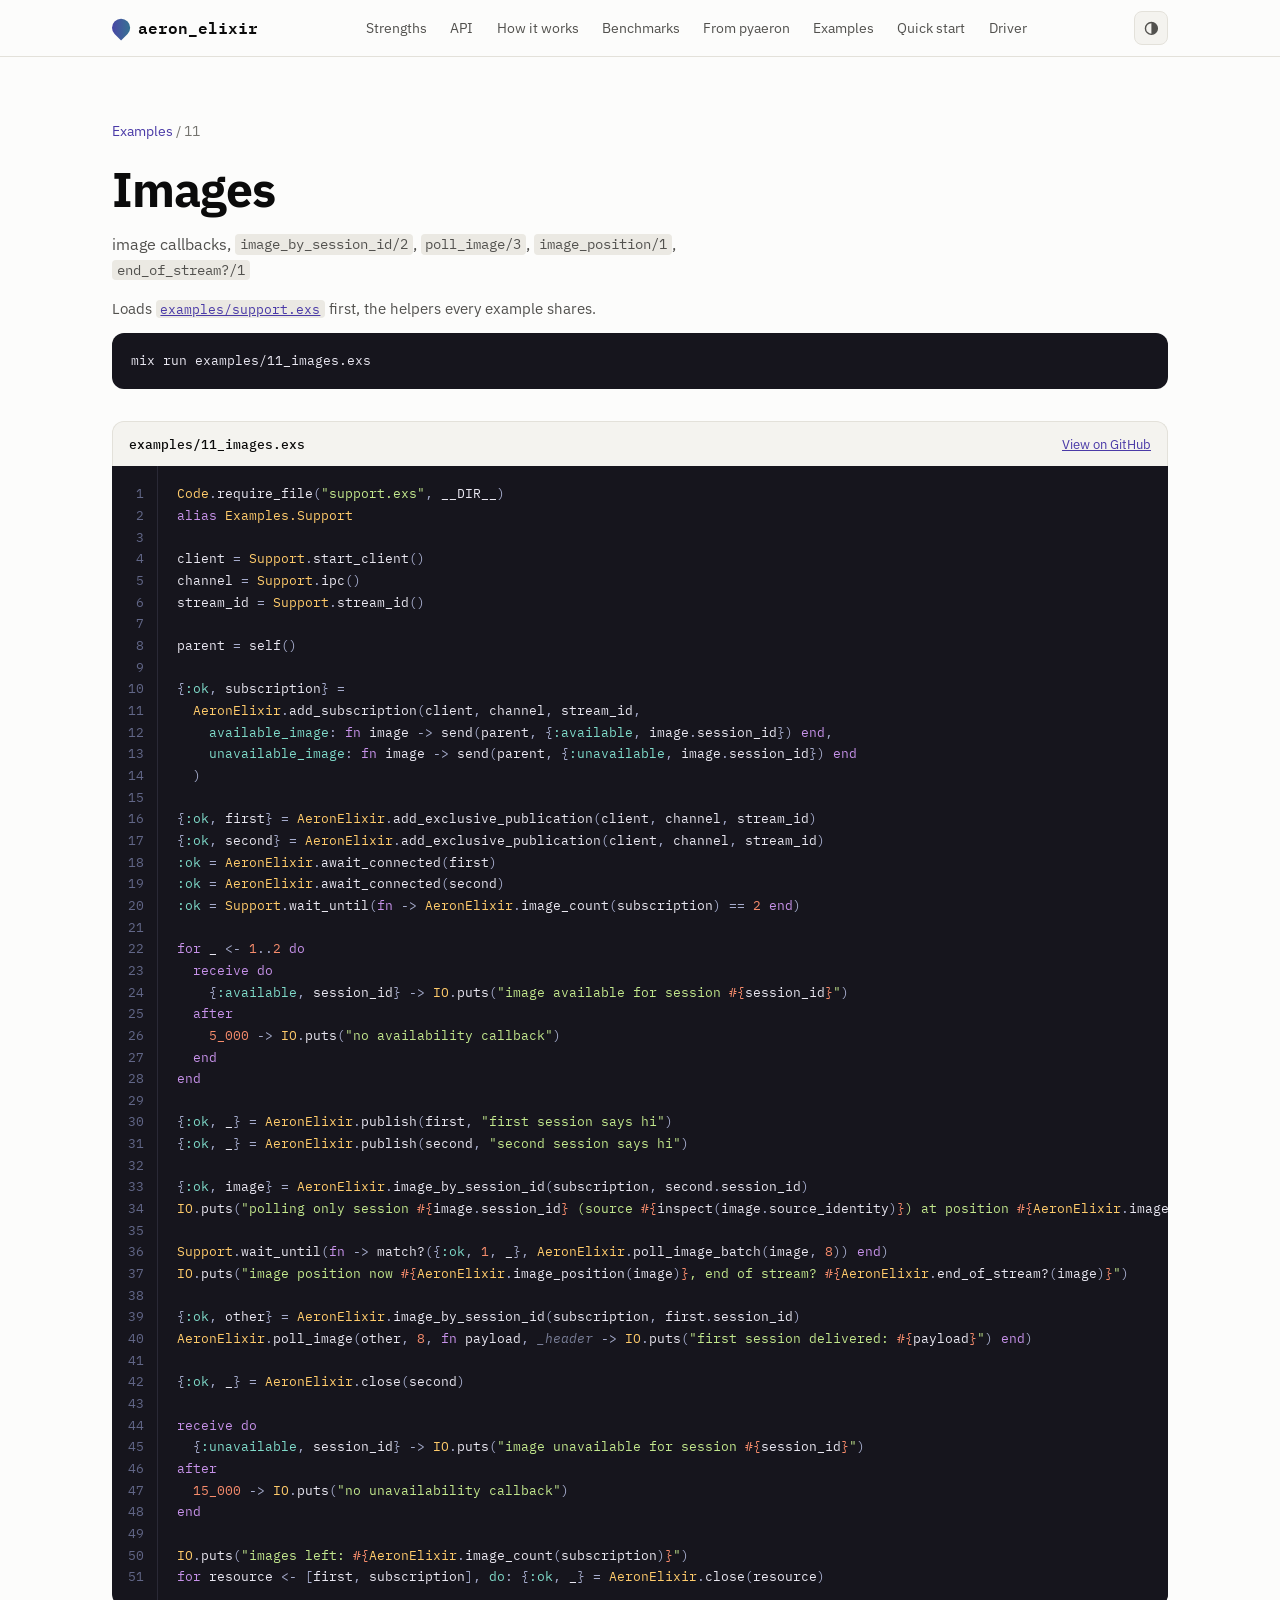
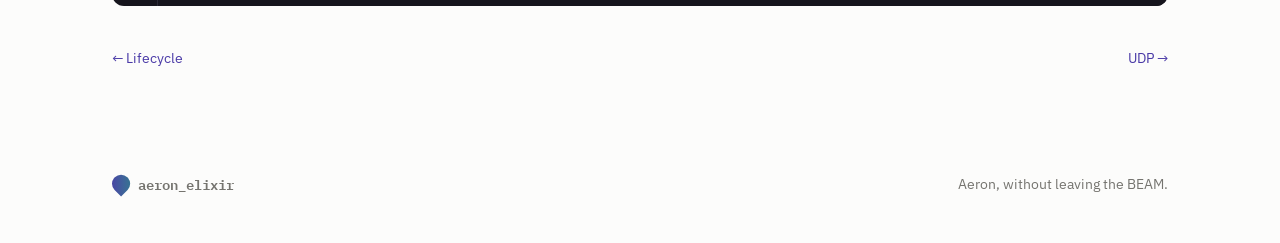
<file: docs/examples/11_images.html>
<!DOCTYPE html>
<html lang="en">
  <head>
    <meta charset="utf-8">
    <meta name="viewport" content="width=device-width, initial-scale=1">
    <title>Images · aeron_elixir</title>
    <meta name="description" content="image callbacks, image_by_session_id/2, poll_image/3, image_position/1, end_of_stream?/1">
    <link rel="icon" href="data:image/svg+xml,%3Csvg%20xmlns%3D%22http%3A%2F%2Fwww.w3.org%2F2000%2Fsvg%22%20viewBox%3D%220%200%2032%2032%22%3E%3Cpath%20d%3D%22M16%204a12%2012%200%201%201-12%2012V4z%22%20fill%3D%22%234a3aa7%22%2F%3E%3C%2Fsvg%3E">
    <link rel="preconnect" href="https://fonts.googleapis.com">
    <link rel="preconnect" href="https://fonts.gstatic.com" crossorigin>
    <link rel="stylesheet" href="https://fonts.googleapis.com/css2?family=IBM+Plex+Mono:wght@400;500&family=IBM+Plex+Sans:wght@400;500;600;700&display=swap">
    <script>(function () {
  var key = "aeron-elixir-theme";
  function apply(choice) {
    var root = document.documentElement;
    if (choice === "light" || choice === "dark") { root.setAttribute("data-theme", choice); }
    else { root.removeAttribute("data-theme"); }
  }
  window.aeronSetTheme = function (choice) {
    try { window.localStorage.setItem(key, choice); } catch (error) {}
    apply(choice);
  };
  var stored = "auto";
  try { stored = window.localStorage.getItem(key) || "auto"; } catch (error) {}
  apply(stored);
})();
</script>
    <style>:root {
  color-scheme: light;
  --surface: #fcfcfb;
  --surface-2: #f4f3ef;
  --surface-3: #ebe9e3;
  --ink: #0b0b0b;
  --ink-2: #52514e;
  --ink-3: #75746f;
  --rule: #e3e1da;
  --accent: #4a3aa7;
  --accent-soft: #ece9fb;
  --fam-elixir: #4a3aa7;
  --fam-native: #1baf7a;
  --fam-python: #eb6834;
  --fam-other: #b9b7af;
  --code-bg: #16151d;
  --code-ink: #e9e7f1;
  --shadow: 0 1px 2px rgb(0 0 0 / 0.04), 0 8px 24px rgb(0 0 0 / 0.06);
}
@media (prefers-color-scheme: dark) {
  :root:not([data-theme="light"]) {
    color-scheme: dark;
    --surface: #1a1a19;
    --surface-2: #212120;
    --surface-3: #2b2b29;
    --ink: #ffffff;
    --ink-2: #c3c2b7;
    --ink-3: #9a998f;
    --rule: #33332f;
    --accent: #9085e9;
    --accent-soft: #29254a;
    --fam-elixir: #9085e9;
    --fam-native: #199e70;
    --fam-python: #d95926;
    --fam-other: #5d5c56;
    --code-bg: #121116;
    --shadow: 0 1px 2px rgb(0 0 0 / 0.3), 0 8px 24px rgb(0 0 0 / 0.35);
  }
}
:root[data-theme="dark"] {
  color-scheme: dark;
  --surface: #1a1a19;
  --surface-2: #212120;
  --surface-3: #2b2b29;
  --ink: #ffffff;
  --ink-2: #c3c2b7;
  --ink-3: #9a998f;
  --rule: #33332f;
  --accent: #9085e9;
  --accent-soft: #29254a;
  --fam-elixir: #9085e9;
  --fam-native: #199e70;
  --fam-python: #d95926;
  --fam-other: #5d5c56;
  --code-bg: #121116;
  --shadow: 0 1px 2px rgb(0 0 0 / 0.3), 0 8px 24px rgb(0 0 0 / 0.35);
}
* { box-sizing: border-box; }
html { scroll-behavior: smooth; scroll-padding-top: 4.5rem; }
body {
  margin: 0;
  background: var(--surface);
  color: var(--ink);
  font: 400 16px/1.6 "IBM Plex Sans", system-ui, sans-serif;
  -webkit-font-smoothing: antialiased;
}
code, pre, .step, .eyebrow, .bar-value, .tile-value, .example-file {
  font-family: "IBM Plex Mono", ui-monospace, monospace;
}
a { color: inherit; }
button { font: inherit; color: inherit; }
h1, h2, h3 { margin: 0; letter-spacing: -0.02em; line-height: 1.15; }
h1 { font-size: clamp(2.4rem, 6vw, 4.4rem); font-weight: 700; max-width: 14ch; }
h2 { font-size: clamp(1.7rem, 3.4vw, 2.5rem); font-weight: 600; max-width: 22ch; }
h3 { font-size: 1.1rem; font-weight: 600; }
p { margin: 0; }
:not(pre) > code {
  font-size: 0.86em;
  background: var(--surface-3);
  padding: 0.1em 0.35em;
  border-radius: 4px;
}
.wrap { max-width: 1120px; margin: 0 auto; padding: 0 16px; }
@media (min-width: 720px) { .wrap { padding: 0 32px; } }

.nav {
  position: sticky; top: 0; z-index: 10;
  background: color-mix(in srgb, var(--surface) 86%, transparent);
  backdrop-filter: blur(12px);
  border-bottom: 1px solid var(--rule);
}
.nav-inner { display: flex; align-items: center; justify-content: space-between; gap: 1rem; height: 3.5rem; }
.nav nav { position: relative; display: flex; align-items: center; gap: 0.15rem; overflow-x: auto; scrollbar-width: none; font-size: 0.9rem; }
.nav nav a {
  position: relative; z-index: 1; text-decoration: none; color: var(--ink-2); white-space: nowrap;
  padding: 0.3rem 0.65rem; border-radius: 999px; transition: color 0.25s ease;
}
.nav nav a:hover { color: var(--ink); }
.nav nav a[aria-current="location"] { color: var(--accent); }
.nav-marker {
  position: absolute; left: 0; top: 50%; height: 1.9rem; margin-top: -0.95rem; width: 0;
  border-radius: 999px; pointer-events: none; opacity: 0;
  background: var(--accent-soft);
  box-shadow: inset 0 0 0 1px color-mix(in srgb, var(--accent) 28%, transparent);
}
.nav nav.has-marker .nav-marker { opacity: 1; }
.nav nav.marker-ready .nav-marker {
  transition: transform 0.38s cubic-bezier(0.2, 0.75, 0.25, 1), width 0.38s cubic-bezier(0.2, 0.75, 0.25, 1), opacity 0.2s ease;
}
@media (prefers-reduced-motion: reduce) {
  .nav nav a, .nav nav.marker-ready .nav-marker { transition: none; }
}
@media (max-width: 1080px) { .nav nav { display: none; } }
.theme-menu { position: relative; flex: none; }
.theme-toggle {
  display: inline-grid; place-items: center; width: 2.1rem; height: 2.1rem; padding: 0; cursor: pointer;
  border: 1px solid var(--rule); border-radius: 8px; background: var(--surface-2); color: var(--ink-2);
  transition: color 0.2s ease, border-color 0.2s ease;
}
.theme-toggle:hover, .theme-toggle[aria-expanded="true"] { color: var(--ink); border-color: color-mix(in srgb, var(--accent) 45%, var(--rule)); }
.theme-toggle:focus-visible { outline: 2px solid var(--accent); outline-offset: 2px; }
.theme-icon { width: 1.05rem; height: 1.05rem; flex: none; }
.theme-toggle .theme-icon { display: none; }
:root:not([data-theme]) .theme-toggle .theme-icon-auto,
:root[data-theme="light"] .theme-toggle .theme-icon-light,
:root[data-theme="dark"] .theme-toggle .theme-icon-dark { display: block; }
.theme-options {
  position: absolute; right: 0; top: calc(100% + 0.45rem); min-width: 9.5rem; padding: 0.3rem;
  display: grid; gap: 2px; background: var(--surface); border: 1px solid var(--rule); border-radius: 10px; box-shadow: var(--shadow);
}
.theme-options[hidden] { display: none; }
.theme-options button {
  display: flex; align-items: center; gap: 0.6rem; width: 100%; border: 0; background: none; cursor: pointer;
  padding: 0.45rem 0.6rem; border-radius: 6px; font-size: 0.85rem; color: var(--ink-2); text-align: left;
}
.theme-options button:hover, .theme-options button:focus-visible { background: var(--surface-2); color: var(--ink); outline: none; }
.theme-options button[aria-checked="true"] { color: var(--accent); }
.theme-check { margin-left: auto; width: 0.95rem; height: 0.95rem; visibility: hidden; }
.theme-options button[aria-checked="true"] .theme-check { visibility: visible; }
.brand { display: inline-flex; align-items: center; gap: 0.55rem; font-weight: 600; text-decoration: none; font-family: "IBM Plex Mono", monospace; }
.mark {
  width: 1.1rem; height: 1.1rem; border-radius: 50% 50% 50% 0;
  background: linear-gradient(135deg, var(--accent), color-mix(in srgb, var(--accent) 45%, var(--fam-native)));
  transform: rotate(-45deg);
}

.eyebrow { font-size: 0.78rem; letter-spacing: 0.12em; text-transform: uppercase; color: var(--accent); margin-bottom: 0.9rem; font-weight: 500; }
.step { font-size: 0.75rem; letter-spacing: 0.08em; color: var(--accent); font-weight: 500; margin-bottom: 0.6rem; display: block; }
.sub { color: var(--ink-2); margin-top: 0.9rem; max-width: 60ch; }
.sub.small { font-size: 0.9rem; margin: 0.8rem 0 0.5rem; }
.fine { color: var(--ink-3); font-size: 0.82rem; margin-top: 0.8rem; }

.hero { padding-top: clamp(3rem, 9vw, 6.5rem); padding-bottom: 4rem; }
.lead { font-size: clamp(1.05rem, 1.8vw, 1.25rem); color: var(--ink-2); max-width: 60ch; margin-top: 1.4rem; }
.pills { list-style: none; padding: 0; margin: 1.6rem 0 0; display: flex; flex-wrap: wrap; gap: 0.5rem; }
.pills li { font-size: 0.85rem; padding: 0.3rem 0.75rem; border: 1px solid var(--rule); border-radius: 999px; color: var(--ink-2); background: var(--surface-2); }
.tiles { display: grid; grid-template-columns: repeat(auto-fit, minmax(220px, 1fr)); gap: 1px; margin-top: 3rem; background: var(--rule); border: 1px solid var(--rule); border-radius: 14px; overflow: hidden; }
.tile { background: var(--surface); padding: 1.4rem 1.4rem 1.3rem; }
.tile-value { font-size: clamp(2rem, 4vw, 2.6rem); font-weight: 500; letter-spacing: -0.03em; color: var(--accent); line-height: 1.1; }
.tile-label { margin-top: 0.6rem; font-size: 0.92rem; font-weight: 500; }
.tile-detail { margin-top: 0.25rem; font-size: 0.85rem; color: var(--ink-3); }

.band { background: var(--surface-2); border-top: 1px solid var(--rule); border-bottom: 1px solid var(--rule); padding: clamp(3.5rem, 7vw, 5.5rem) 0; }
.section { padding-top: clamp(3.5rem, 7vw, 5.5rem); padding-bottom: clamp(3.5rem, 7vw, 5.5rem); }
.grid { display: grid; gap: 1rem; margin-top: 2.2rem; }
.grid.three { grid-template-columns: repeat(auto-fit, minmax(260px, 1fr)); }
.grid.two { grid-template-columns: repeat(auto-fit, minmax(300px, 1fr)); gap: 2rem; }
.card { background: var(--surface); border: 1px solid var(--rule); border-radius: 12px; padding: 1.4rem; color: var(--ink-2); font-size: 0.95rem; }

.api { display: grid; gap: 2.5rem; margin-top: 2.5rem; }
.api-step { display: grid; gap: 0.4rem; grid-template-columns: minmax(0, 1fr); }
.api-step .code { margin-top: 0.9rem; }
.ticks { margin: 0.8rem 0 0; padding: 0; list-style: none; color: var(--ink-2); font-size: 0.95rem; display: grid; gap: 0.5rem; }
.ticks li { padding-left: 1.2rem; position: relative; }
.ticks li::before { content: ""; position: absolute; left: 0; top: 0.62em; width: 0.45rem; height: 0.45rem; border-radius: 2px; background: var(--accent); }

.code { min-width: 0; }
.code pre, pre.shell {
  margin: 0; background: var(--code-bg); color: var(--code-ink); border-radius: 12px;
  padding: 1.1rem 1.2rem; overflow-x: auto; font-size: 0.82rem; line-height: 1.65;
}
pre.shell { margin-top: 0.75rem; }
.code .k, .code .kd, .code .kn { color: #c792ea; }
.code .ss, .code .sa, .code .no, .code .na { color: #7fdbca; }
.code .s, .code .s1, .code .s2, .code .sx, .code .sh { color: #c3e88d; }
.code .se, .code .si { color: #f78c6c; }
.code .nc, .code .nn { color: #ffcb6b; }
.code .nf, .code .fm { color: #82aaff; }
.code .m, .code .mi, .code .mf { color: #f78c6c; }
.code .o, .code .p, .code .pi { color: #a6accd; }
.code .c, .code .c1 { color: #7a7f99; font-style: italic; }

.flow { display: grid; gap: 1rem; margin-top: 2.2rem; grid-template-columns: 1fr; }
@media (min-width: 860px) { .flow { grid-template-columns: repeat(3, 1fr); gap: 2.4rem; } }
.flow-step { position: relative; color: var(--ink-2); font-size: 0.95rem; padding-top: 1rem; border-top: 2px solid var(--ink); }
@media (min-width: 860px) {
  .flow-step:not(:last-child)::after {
    content: "→"; position: absolute; right: -1.75rem; top: -0.95rem; color: var(--ink-3);
    font-family: "IBM Plex Mono", monospace; background: var(--surface-2); padding: 0 0.25rem;
  }
}
.term { display: grid; grid-template-columns: repeat(3, 1fr); gap: 6px; margin-top: 2.5rem; }
.partition { position: relative; height: 3rem; background: var(--surface); border: 1px solid var(--rule); border-radius: 8px; display: flex; gap: 2px; padding: 5px; }
.partition.active { border-color: var(--accent); }
.frame { flex: 0 0 9%; border-radius: 3px; }
.frame.wide { flex-basis: 16%; }
.frame.read { background: var(--surface-3); }
.frame.unread { background: var(--fam-elixir); }
.frame.pad { flex: 1; background: repeating-linear-gradient(135deg, var(--surface-3) 0 4px, transparent 4px 8px); }
.term { margin-bottom: 1.6rem; padding-top: 1.6rem; }
.marker { position: relative; flex: 0 0 2px; margin: -9px 0; background: currentColor; color: var(--ink-3); border-radius: 1px; }
.marker > span { position: absolute; left: -2px; font: 500 0.7rem "IBM Plex Mono", monospace; white-space: nowrap; }
.marker.position > span { top: calc(100% + 0.3rem); }
.marker.tail { color: var(--accent); }
.marker.tail > span { bottom: calc(100% + 0.3rem); }
.notes { margin-top: 3.5rem; }
#driver .code { margin-top: 2rem; }
.notes p { color: var(--ink-2); margin-top: 0.6rem; font-size: 0.95rem; }

.compare { position: relative; display: flex; flex-wrap: wrap; align-items: center; gap: 0.45rem; margin-top: 2rem; font-size: 0.85rem; color: var(--ink-3); }
.compare-label { margin: 0 0.15rem; }
.chip {
  display: inline-flex; align-items: center; gap: 0.45rem; padding: 0.22rem 0.4rem 0.22rem 0.65rem;
  border: 1px solid var(--rule); border-radius: 999px; background: var(--surface); color: var(--ink); font-size: 0.82rem; line-height: 1.4;
}
.chip .swatch { margin: 0; }
.chip-fixed { padding-right: 0.7rem; font-weight: 600; }
button.chip { cursor: pointer; transition: border-color 0.2s ease; }
button.chip:hover, button.chip:focus-visible { border-color: color-mix(in srgb, var(--accent) 45%, var(--rule)); outline: none; }
.chip-remove { display: inline-grid; place-items: center; width: 1.1rem; height: 1.1rem; border-radius: 999px; color: var(--ink-3); }
button.chip:hover .chip-remove, button.chip:focus-visible .chip-remove { background: var(--surface-3); color: var(--ink); }
.chip-remove svg { width: 0.7rem; height: 0.7rem; }
.chip[hidden] { display: none; }
.compare-add { display: contents; }
.compare-toggle {
  border: 1px dashed color-mix(in srgb, var(--ink-3) 55%, transparent); border-radius: 999px; background: none; cursor: pointer;
  padding: 0.22rem 0.75rem; font-size: 0.82rem; line-height: 1.4; color: var(--ink-2); transition: color 0.2s ease, border-color 0.2s ease;
}
.compare-toggle:hover, .compare-toggle[aria-expanded="true"] { color: var(--accent); border-color: var(--accent); }
.compare-toggle:focus-visible { outline: 2px solid var(--accent); outline-offset: 2px; }
.compare-options {
  position: absolute; left: 0; top: calc(100% + 0.45rem); z-index: 5; min-width: 17rem; max-width: 100%; padding: 0.35rem;
  display: grid; gap: 2px; background: var(--surface); border: 1px solid var(--rule); border-radius: 10px; box-shadow: var(--shadow);
}
.compare-options[hidden] { display: none; }
.compare-option { display: flex; align-items: center; gap: 0.6rem; padding: 0.4rem 0.55rem; border-radius: 6px; cursor: pointer; color: var(--ink); }
.compare-option:hover, .compare-option:focus-within { background: var(--surface-2); }
.compare-option input { accent-color: var(--accent); margin: 0; }
.compare-option .swatch { margin: 0; }
.compare-option-variant { margin-left: auto; padding-left: 0.8rem; font-size: 0.75rem; color: var(--ink-3); white-space: nowrap; }
@media (max-width: 560px) { .compare-option-variant { display: none; } }
.compare-shortcuts { display: flex; gap: 1rem; padding: 0.45rem 0.55rem 0.25rem; margin-top: 0.2rem; border-top: 1px solid var(--rule); }
.compare-shortcuts button { border: 0; background: none; padding: 0; cursor: pointer; font-size: 0.8rem; color: var(--accent); }
.compare-shortcuts button:hover { text-decoration: underline; text-underline-offset: 3px; }
.bar-row[hidden], .data tr[hidden], .legend li[hidden] { display: none; }
.tabs { display: flex; gap: 0.25rem; margin-top: 2.2rem; border-bottom: 1px solid var(--rule); overflow-x: auto; scrollbar-width: none; }
.tabs button {
  background: none; border: 0; padding: 0.7rem 0.9rem; cursor: pointer; color: var(--ink-3);
  border-bottom: 2px solid transparent; margin-bottom: -1px; white-space: nowrap; font-weight: 500;
}
.tabs button[aria-selected="true"] { color: var(--ink); border-bottom-color: var(--accent); }
.panel { padding-top: 1.5rem; }
.controls { display: flex; flex-wrap: wrap; align-items: center; gap: 0.8rem 1.6rem; }
.control { display: flex; align-items: center; gap: 0.6rem; flex-wrap: wrap; }
.control-label { font-size: 0.8rem; color: var(--ink-3); }
.segmented { display: inline-flex; background: var(--surface-2); border: 1px solid var(--rule); border-radius: 8px; padding: 2px; flex-wrap: wrap; }
.segmented button { border: 0; background: none; padding: 0.3rem 0.65rem; border-radius: 6px; cursor: pointer; font-size: 0.85rem; color: var(--ink-2); }
.segmented button[aria-pressed="true"] { background: var(--surface); color: var(--ink); box-shadow: var(--shadow); }
.link { background: none; border: 0; padding: 0; cursor: pointer; color: var(--accent); font-size: 0.85rem; text-decoration: underline; text-underline-offset: 3px; margin-left: auto; }
.chart-head { display: flex; flex-wrap: wrap; justify-content: space-between; align-items: baseline; gap: 0.6rem 1.5rem; margin: 1.8rem 0 1rem; }
.chart-head h3 { font-size: 1rem; }
.legend { list-style: none; margin: 0; padding: 0; display: flex; flex-wrap: wrap; gap: 0.4rem 1rem; font-size: 0.82rem; color: var(--ink-2); }
.legend li { display: inline-flex; align-items: center; gap: 0.4rem; }
.swatch { display: inline-block; width: 0.7rem; height: 0.7rem; border-radius: 3px; background: var(--fam); margin-right: 0.45rem; vertical-align: -0.05rem; }
.legend .swatch { margin-right: 0; }
.fam-elixir { --fam: var(--fam-elixir); }
.fam-python { --fam: var(--fam-python); }
.fam-native { --fam: var(--fam-native); }
.fam-other { --fam: var(--fam-other); }

.bars { list-style: none; margin: 0; padding: 0; display: grid; gap: 2px; }
.bar-row { position: relative; display: grid; grid-template-columns: minmax(0, 15rem) minmax(0, 1fr); gap: 1rem; align-items: center; padding: 0.35rem 0.4rem; border-radius: 8px; outline: none; }
.bar-row:hover, .bar-row:focus-visible { background: var(--surface-2); }
.bar-row.fam-elixir .bar-name { font-weight: 600; }
.bar-label { display: flex; flex-direction: column; line-height: 1.3; min-width: 0; }
.bar-name { font-size: 0.9rem; }
.bar-variant { font-size: 0.76rem; color: var(--ink-3); white-space: nowrap; overflow: hidden; text-overflow: ellipsis; }
.bar-track { display: flex; align-items: center; gap: 0.5rem; min-width: 0; }
.bar { display: block; height: 20px; min-width: 3px; background: var(--fam); border-radius: 0 4px 4px 0; transition: width 280ms ease; }
.bar-value { font-size: 0.82rem; color: var(--ink); white-space: nowrap; font-variant-numeric: tabular-nums; }
@media (max-width: 640px) {
  .bar-row { grid-template-columns: 1fr; gap: 0.25rem; }
}
.tip {
  display: none; position: absolute; z-index: 5; right: 0.5rem; bottom: calc(100% - 0.3rem);
  background: var(--surface); border: 1px solid var(--rule); border-radius: 10px; box-shadow: var(--shadow);
  padding: 0.7rem 0.85rem; min-width: 14rem; font-size: 0.82rem; pointer-events: none;
}
.bar-row:hover .tip, .bar-row:focus-visible .tip { display: block; }
.tip-variant { display: block; color: var(--ink-3); font-size: 0.76rem; margin-bottom: 0.4rem; }
.tip dl { margin: 0; display: grid; gap: 0.15rem; }
.tip dl div { display: flex; justify-content: space-between; gap: 1.5rem; }
.tip dt { color: var(--ink-2); }
.tip dd { margin: 0; font-family: "IBM Plex Mono", monospace; font-variant-numeric: tabular-nums; }
.versus { margin-top: 1.2rem; padding: 0.8rem 1rem; border-left: 3px solid var(--accent); background: var(--accent-soft); border-radius: 0 8px 8px 0; font-size: 0.92rem; }
.method { color: var(--ink-2); font-size: 0.88rem; margin-top: 1.2rem; max-width: 80ch; }
.table-scroll { overflow-x: auto; }
.data { width: 100%; border-collapse: collapse; font-size: 0.86rem; }
.data th, .data td { text-align: right; padding: 0.5rem 0.75rem; border-bottom: 1px solid var(--rule); white-space: nowrap; font-variant-numeric: tabular-nums; }
.data th:nth-child(-n+2), .data td:nth-child(-n+2) { text-align: left; }
.data th { color: var(--ink-3); font-weight: 500; font-size: 0.78rem; }
.data td:nth-child(2) { color: var(--ink-3); }

.mapping { margin-top: 2.2rem; border: 1px solid var(--rule); border-radius: 12px; overflow: hidden; background: var(--surface); }
.mapping-row { display: grid; grid-template-columns: 1fr 1fr; gap: 1.5rem; padding: 0.7rem 1.1rem; border-top: 1px solid var(--rule); font-size: 0.88rem; color: var(--ink-2); }
.mapping-row:first-child { border-top: 0; }
.mapping-row.head { font-size: 0.75rem; letter-spacing: 0.08em; text-transform: uppercase; color: var(--ink-3); background: var(--surface-2); font-family: "IBM Plex Mono", monospace; }
@media (max-width: 640px) { .mapping-row { grid-template-columns: 1fr; gap: 0.3rem; } }

.example {
  text-align: left; display: flex; flex-direction: column; gap: 0.5rem; cursor: pointer;
  background: var(--surface); border: 1px solid var(--rule); border-radius: 12px; padding: 1.2rem;
  transition: border-color 160ms ease, transform 160ms ease;
}
.example:hover { border-color: var(--accent); transform: translateY(-1px); }
.example[aria-expanded="true"] { border-color: var(--accent); box-shadow: var(--shadow); }
.example .step { margin: 0; }
.example-shows { font-size: 0.9rem; color: var(--ink-2); flex: 1; }
.example-file { font-size: 0.75rem; color: var(--ink-3); }
.start { display: grid; grid-template-columns: minmax(0, 1fr); gap: 2.2rem; margin-top: 2.2rem; }

.footer { display: flex; justify-content: space-between; flex-wrap: wrap; gap: 1rem; padding-top: 2.5rem; padding-bottom: 3rem; color: var(--ink-3); font-size: 0.88rem; }
.crumbs { font-size: 0.85rem; color: var(--ink-3); margin-bottom: 1.2rem; }
.crumbs a { color: var(--accent); text-decoration: none; }
.example-page { padding-top: clamp(2.5rem, 6vw, 4rem); padding-bottom: 4rem; }
.example-page h1 { font-size: clamp(2rem, 5vw, 3rem); max-width: none; }
.listing-head { display: flex; flex-wrap: wrap; align-items: center; justify-content: space-between; gap: 0.5rem 1rem; margin-top: 2rem; padding: 0.7rem 1rem; background: var(--surface-2); border: 1px solid var(--rule); border-bottom: 0; border-radius: 12px 12px 0 0; font-size: 0.82rem; }
.listing-head .file { font-family: "IBM Plex Mono", monospace; font-weight: 500; }
.origin { color: var(--ink-3); }
.origin a { color: var(--accent); }
.listing { display: grid; grid-template-columns: auto minmax(0, 1fr); background: var(--code-bg); border-radius: 0 0 12px 12px; overflow: hidden; }
.gutter { margin: 0; padding: 1.1rem 0.8rem 1.1rem 1rem; text-align: right; color: #626788; user-select: none; font: 400 0.82rem/1.65 "IBM Plex Mono", monospace; border-right: 1px solid #2a2936; }
.listing .code pre { border-radius: 0; }
.run { margin-top: 1.4rem; }
.requires { color: var(--ink-2); font-size: 0.92rem; margin-top: 0.9rem; }
.requires a { color: var(--accent); }
.pager { display: flex; justify-content: space-between; gap: 1rem; margin-top: 2.5rem; flex-wrap: wrap; }
.pager a { color: var(--accent); text-decoration: none; font-size: 0.9rem; }
a.example { text-decoration: none; color: inherit; }
[hidden] { display: none !important; }
.explorer .chart-table, .explorer.show-table .bars { display: none; }
.explorer.show-table .chart-table { display: block; }
.explorer .when-table, .explorer.show-table .when-chart { display: none; }
.explorer.show-table .when-table { display: inline; }
.listing-head a { color: var(--accent); }
.compare + .tabs { margin-top: 1.1rem; }
</style>
  </head>
  <body>
    <header class="nav">
  <div class="wrap nav-inner">
    <a href="../index.html#top" class="brand"><span class="mark" aria-hidden="true"></span>aeron_elixir</a>
    <nav aria-label="Sections">
      <a href="../index.html#strengths" data-section="strengths">Strengths</a><a href="../index.html#api" data-section="api">API</a><a href="../index.html#log" data-section="log">How it works</a><a href="../index.html#benchmarks" data-section="benchmarks">Benchmarks</a><a href="../index.html#pyaeron" data-section="pyaeron">From pyaeron</a><a href="../index.html#examples" data-section="examples">Examples</a><a href="../index.html#start" data-section="start">Quick start</a><a href="../index.html#driver" data-section="driver">Driver</a>
    </nav>
    <div class="theme-menu" data-theme-menu>
      <button type="button" class="theme-toggle" aria-haspopup="menu" aria-expanded="false" aria-controls="theme-options" aria-label="Colour theme" title="Colour theme">
        <svg class="theme-icon theme-icon-auto" viewBox="0 0 24 24" fill="none" stroke="currentColor" stroke-width="2" aria-hidden="true"><circle cx="12" cy="12" r="8.5"></circle><path d="M12 3.5a8.5 8.5 0 0 1 0 17z" fill="currentColor" stroke="none"></path></svg><svg class="theme-icon theme-icon-light" viewBox="0 0 24 24" fill="none" stroke="currentColor" stroke-width="2" stroke-linecap="round" aria-hidden="true"><circle cx="12" cy="12" r="4"></circle><path d="M12 2.5v2M12 19.5v2M2.5 12h2M19.5 12h2M5.3 5.3l1.4 1.4M17.3 17.3l1.4 1.4M5.3 18.7l1.4-1.4M17.3 6.7l1.4-1.4"></path></svg><svg class="theme-icon theme-icon-dark" viewBox="0 0 24 24" fill="none" stroke="currentColor" stroke-width="2" stroke-linejoin="round" aria-hidden="true"><path d="M20 14.5A8.5 8.5 0 0 1 9.5 4a8.5 8.5 0 1 0 10.5 10.5z"></path></svg>
      </button>
      <div class="theme-options" id="theme-options" role="menu" aria-label="Colour theme" hidden>
        <button type="button" role="menuitemradio" aria-checked="false" data-theme-choice="auto">
          <svg class="theme-icon theme-icon-auto" viewBox="0 0 24 24" fill="none" stroke="currentColor" stroke-width="2" aria-hidden="true"><circle cx="12" cy="12" r="8.5"></circle><path d="M12 3.5a8.5 8.5 0 0 1 0 17z" fill="currentColor" stroke="none"></path></svg>Auto
          <svg class="theme-check" viewBox="0 0 24 24" fill="none" stroke="currentColor" stroke-width="2.4" stroke-linecap="round" stroke-linejoin="round" aria-hidden="true"><polyline points="20 6 9 17 4 12"></polyline></svg>
        </button><button type="button" role="menuitemradio" aria-checked="false" data-theme-choice="light">
          <svg class="theme-icon theme-icon-light" viewBox="0 0 24 24" fill="none" stroke="currentColor" stroke-width="2" stroke-linecap="round" aria-hidden="true"><circle cx="12" cy="12" r="4"></circle><path d="M12 2.5v2M12 19.5v2M2.5 12h2M19.5 12h2M5.3 5.3l1.4 1.4M17.3 17.3l1.4 1.4M5.3 18.7l1.4-1.4M17.3 6.7l1.4-1.4"></path></svg>Light
          <svg class="theme-check" viewBox="0 0 24 24" fill="none" stroke="currentColor" stroke-width="2.4" stroke-linecap="round" stroke-linejoin="round" aria-hidden="true"><polyline points="20 6 9 17 4 12"></polyline></svg>
        </button><button type="button" role="menuitemradio" aria-checked="false" data-theme-choice="dark">
          <svg class="theme-icon theme-icon-dark" viewBox="0 0 24 24" fill="none" stroke="currentColor" stroke-width="2" stroke-linejoin="round" aria-hidden="true"><path d="M20 14.5A8.5 8.5 0 0 1 9.5 4a8.5 8.5 0 1 0 10.5 10.5z"></path></svg>Dark
          <svg class="theme-check" viewBox="0 0 24 24" fill="none" stroke="currentColor" stroke-width="2.4" stroke-linecap="round" stroke-linejoin="round" aria-hidden="true"><polyline points="20 6 9 17 4 12"></polyline></svg>
        </button>
      </div>
    </div>
  </div>
</header>
    
  <main class="wrap example-page">
    <p class="crumbs">
      <a href="../index.html#examples">Examples</a> / 11
    </p>
    <h1>Images</h1>
    <p class="sub"><span>image callbacks, </span><code>image_by_session_id/2</code><span>, </span><code>poll_image/3</code><span>, </span><code>image_position/1</code><span>, </span><code>end_of_stream?/1</code></p>

    <p class="requires">
      Loads <a href="support.html"><code>examples/support.exs</code></a> first, the helpers every example shares.
    </p>
    

    <pre class="shell run"><code>mix run examples/11_images.exs</code></pre>

    <div class="listing-head">
      <span class="file">examples/11_images.exs</span>
      <a href="https://github.com/jaman/aeron_elixir/blob/main/examples/11_images.exs">View on GitHub</a>
    </div>
    <div class="listing">
      <pre class="gutter" aria-hidden="true">1
2
3
4
5
6
7
8
9
10
11
12
13
14
15
16
17
18
19
20
21
22
23
24
25
26
27
28
29
30
31
32
33
34
35
36
37
38
39
40
41
42
43
44
45
46
47
48
49
50
51</pre>
      <div class="code"><pre class="highlight"><code><span class="nc">Code</span><span class="o">.</span><span class="n">require_file</span><span class="p" data-group-id="g126508126-1">(</span><span class="s">&quot;support.exs&quot;</span><span class="p">,</span><span class="w"> </span><span class="bp">__DIR__</span><span class="p" data-group-id="g126508126-1">)</span><span class="w">
</span><span class="kn">alias</span><span class="w"> </span><span class="nc">Examples.Support</span><span class="w">

</span><span class="n">client</span><span class="w"> </span><span class="o">=</span><span class="w"> </span><span class="nc">Support</span><span class="o">.</span><span class="n">start_client</span><span class="p" data-group-id="g126508126-2">(</span><span class="p" data-group-id="g126508126-2">)</span><span class="w">
</span><span class="n">channel</span><span class="w"> </span><span class="o">=</span><span class="w"> </span><span class="nc">Support</span><span class="o">.</span><span class="n">ipc</span><span class="p" data-group-id="g126508126-3">(</span><span class="p" data-group-id="g126508126-3">)</span><span class="w">
</span><span class="n">stream_id</span><span class="w"> </span><span class="o">=</span><span class="w"> </span><span class="nc">Support</span><span class="o">.</span><span class="n">stream_id</span><span class="p" data-group-id="g126508126-4">(</span><span class="p" data-group-id="g126508126-4">)</span><span class="w">

</span><span class="n">parent</span><span class="w"> </span><span class="o">=</span><span class="w"> </span><span class="n">self</span><span class="p" data-group-id="g126508126-5">(</span><span class="p" data-group-id="g126508126-5">)</span><span class="w">

</span><span class="p" data-group-id="g126508126-6">{</span><span class="ss">:ok</span><span class="p">,</span><span class="w"> </span><span class="n">subscription</span><span class="p" data-group-id="g126508126-6">}</span><span class="w"> </span><span class="o">=</span><span class="w">
  </span><span class="nc">AeronElixir</span><span class="o">.</span><span class="n">add_subscription</span><span class="p" data-group-id="g126508126-7">(</span><span class="n">client</span><span class="p">,</span><span class="w"> </span><span class="n">channel</span><span class="p">,</span><span class="w"> </span><span class="n">stream_id</span><span class="p">,</span><span class="w">
    </span><span class="ss">available_image</span><span class="p">:</span><span class="w"> </span><span class="k" data-group-id="g126508126-8">fn</span><span class="w"> </span><span class="n">image</span><span class="w"> </span><span class="o">-&gt;</span><span class="w"> </span><span class="n">send</span><span class="p" data-group-id="g126508126-9">(</span><span class="n">parent</span><span class="p">,</span><span class="w"> </span><span class="p" data-group-id="g126508126-10">{</span><span class="ss">:available</span><span class="p">,</span><span class="w"> </span><span class="n">image</span><span class="o">.</span><span class="n">session_id</span><span class="p" data-group-id="g126508126-10">}</span><span class="p" data-group-id="g126508126-9">)</span><span class="w"> </span><span class="k" data-group-id="g126508126-8">end</span><span class="p">,</span><span class="w">
    </span><span class="ss">unavailable_image</span><span class="p">:</span><span class="w"> </span><span class="k" data-group-id="g126508126-11">fn</span><span class="w"> </span><span class="n">image</span><span class="w"> </span><span class="o">-&gt;</span><span class="w"> </span><span class="n">send</span><span class="p" data-group-id="g126508126-12">(</span><span class="n">parent</span><span class="p">,</span><span class="w"> </span><span class="p" data-group-id="g126508126-13">{</span><span class="ss">:unavailable</span><span class="p">,</span><span class="w"> </span><span class="n">image</span><span class="o">.</span><span class="n">session_id</span><span class="p" data-group-id="g126508126-13">}</span><span class="p" data-group-id="g126508126-12">)</span><span class="w"> </span><span class="k" data-group-id="g126508126-11">end</span><span class="w">
  </span><span class="p" data-group-id="g126508126-7">)</span><span class="w">

</span><span class="p" data-group-id="g126508126-14">{</span><span class="ss">:ok</span><span class="p">,</span><span class="w"> </span><span class="n">first</span><span class="p" data-group-id="g126508126-14">}</span><span class="w"> </span><span class="o">=</span><span class="w"> </span><span class="nc">AeronElixir</span><span class="o">.</span><span class="n">add_exclusive_publication</span><span class="p" data-group-id="g126508126-15">(</span><span class="n">client</span><span class="p">,</span><span class="w"> </span><span class="n">channel</span><span class="p">,</span><span class="w"> </span><span class="n">stream_id</span><span class="p" data-group-id="g126508126-15">)</span><span class="w">
</span><span class="p" data-group-id="g126508126-16">{</span><span class="ss">:ok</span><span class="p">,</span><span class="w"> </span><span class="n">second</span><span class="p" data-group-id="g126508126-16">}</span><span class="w"> </span><span class="o">=</span><span class="w"> </span><span class="nc">AeronElixir</span><span class="o">.</span><span class="n">add_exclusive_publication</span><span class="p" data-group-id="g126508126-17">(</span><span class="n">client</span><span class="p">,</span><span class="w"> </span><span class="n">channel</span><span class="p">,</span><span class="w"> </span><span class="n">stream_id</span><span class="p" data-group-id="g126508126-17">)</span><span class="w">
</span><span class="ss">:ok</span><span class="w"> </span><span class="o">=</span><span class="w"> </span><span class="nc">AeronElixir</span><span class="o">.</span><span class="n">await_connected</span><span class="p" data-group-id="g126508126-18">(</span><span class="n">first</span><span class="p" data-group-id="g126508126-18">)</span><span class="w">
</span><span class="ss">:ok</span><span class="w"> </span><span class="o">=</span><span class="w"> </span><span class="nc">AeronElixir</span><span class="o">.</span><span class="n">await_connected</span><span class="p" data-group-id="g126508126-19">(</span><span class="n">second</span><span class="p" data-group-id="g126508126-19">)</span><span class="w">
</span><span class="ss">:ok</span><span class="w"> </span><span class="o">=</span><span class="w"> </span><span class="nc">Support</span><span class="o">.</span><span class="n">wait_until</span><span class="p" data-group-id="g126508126-20">(</span><span class="k" data-group-id="g126508126-21">fn</span><span class="w"> </span><span class="o">-&gt;</span><span class="w"> </span><span class="nc">AeronElixir</span><span class="o">.</span><span class="n">image_count</span><span class="p" data-group-id="g126508126-22">(</span><span class="n">subscription</span><span class="p" data-group-id="g126508126-22">)</span><span class="w"> </span><span class="o">==</span><span class="w"> </span><span class="mi">2</span><span class="w"> </span><span class="k" data-group-id="g126508126-21">end</span><span class="p" data-group-id="g126508126-20">)</span><span class="w">

</span><span class="k">for</span><span class="w"> </span><span class="bp">_</span><span class="w"> </span><span class="o">&lt;-</span><span class="w"> </span><span class="mi">1</span><span class="o">..</span><span class="mi">2</span><span class="w"> </span><span class="k" data-group-id="g126508126-23">do</span><span class="w">
  </span><span class="k">receive</span><span class="w"> </span><span class="k" data-group-id="g126508126-24">do</span><span class="w">
    </span><span class="p" data-group-id="g126508126-25">{</span><span class="ss">:available</span><span class="p">,</span><span class="w"> </span><span class="n">session_id</span><span class="p" data-group-id="g126508126-25">}</span><span class="w"> </span><span class="o">-&gt;</span><span class="w"> </span><span class="nc">IO</span><span class="o">.</span><span class="n">puts</span><span class="p" data-group-id="g126508126-26">(</span><span class="s">&quot;image available for session </span><span class="si" data-group-id="g126508126-27">#{</span><span class="n">session_id</span><span class="si" data-group-id="g126508126-27">}</span><span class="s">&quot;</span><span class="p" data-group-id="g126508126-26">)</span><span class="w">
  </span><span class="k" data-group-id="g126508126-24">after</span><span class="w">
    </span><span class="mi">5_000</span><span class="w"> </span><span class="o">-&gt;</span><span class="w"> </span><span class="nc">IO</span><span class="o">.</span><span class="n">puts</span><span class="p" data-group-id="g126508126-28">(</span><span class="s">&quot;no availability callback&quot;</span><span class="p" data-group-id="g126508126-28">)</span><span class="w">
  </span><span class="k" data-group-id="g126508126-24">end</span><span class="w">
</span><span class="k" data-group-id="g126508126-23">end</span><span class="w">

</span><span class="p" data-group-id="g126508126-29">{</span><span class="ss">:ok</span><span class="p">,</span><span class="w"> </span><span class="bp">_</span><span class="p" data-group-id="g126508126-29">}</span><span class="w"> </span><span class="o">=</span><span class="w"> </span><span class="nc">AeronElixir</span><span class="o">.</span><span class="n">publish</span><span class="p" data-group-id="g126508126-30">(</span><span class="n">first</span><span class="p">,</span><span class="w"> </span><span class="s">&quot;first session says hi&quot;</span><span class="p" data-group-id="g126508126-30">)</span><span class="w">
</span><span class="p" data-group-id="g126508126-31">{</span><span class="ss">:ok</span><span class="p">,</span><span class="w"> </span><span class="bp">_</span><span class="p" data-group-id="g126508126-31">}</span><span class="w"> </span><span class="o">=</span><span class="w"> </span><span class="nc">AeronElixir</span><span class="o">.</span><span class="n">publish</span><span class="p" data-group-id="g126508126-32">(</span><span class="n">second</span><span class="p">,</span><span class="w"> </span><span class="s">&quot;second session says hi&quot;</span><span class="p" data-group-id="g126508126-32">)</span><span class="w">

</span><span class="p" data-group-id="g126508126-33">{</span><span class="ss">:ok</span><span class="p">,</span><span class="w"> </span><span class="n">image</span><span class="p" data-group-id="g126508126-33">}</span><span class="w"> </span><span class="o">=</span><span class="w"> </span><span class="nc">AeronElixir</span><span class="o">.</span><span class="n">image_by_session_id</span><span class="p" data-group-id="g126508126-34">(</span><span class="n">subscription</span><span class="p">,</span><span class="w"> </span><span class="n">second</span><span class="o">.</span><span class="n">session_id</span><span class="p" data-group-id="g126508126-34">)</span><span class="w">
</span><span class="nc">IO</span><span class="o">.</span><span class="n">puts</span><span class="p" data-group-id="g126508126-35">(</span><span class="s">&quot;polling only session </span><span class="si" data-group-id="g126508126-36">#{</span><span class="n">image</span><span class="o">.</span><span class="n">session_id</span><span class="si" data-group-id="g126508126-36">}</span><span class="s"> (source </span><span class="si" data-group-id="g126508126-37">#{</span><span class="n">inspect</span><span class="p" data-group-id="g126508126-38">(</span><span class="n">image</span><span class="o">.</span><span class="n">source_identity</span><span class="p" data-group-id="g126508126-38">)</span><span class="si" data-group-id="g126508126-37">}</span><span class="s">) at position </span><span class="si" data-group-id="g126508126-39">#{</span><span class="nc">AeronElixir</span><span class="o">.</span><span class="n">image_position</span><span class="p" data-group-id="g126508126-40">(</span><span class="n">image</span><span class="p" data-group-id="g126508126-40">)</span><span class="si" data-group-id="g126508126-39">}</span><span class="s">&quot;</span><span class="p" data-group-id="g126508126-35">)</span><span class="w">

</span><span class="nc">Support</span><span class="o">.</span><span class="n">wait_until</span><span class="p" data-group-id="g126508126-41">(</span><span class="k" data-group-id="g126508126-42">fn</span><span class="w"> </span><span class="o">-&gt;</span><span class="w"> </span><span class="n">match?</span><span class="p" data-group-id="g126508126-43">(</span><span class="p" data-group-id="g126508126-44">{</span><span class="ss">:ok</span><span class="p">,</span><span class="w"> </span><span class="mi">1</span><span class="p">,</span><span class="w"> </span><span class="bp">_</span><span class="p" data-group-id="g126508126-44">}</span><span class="p">,</span><span class="w"> </span><span class="nc">AeronElixir</span><span class="o">.</span><span class="n">poll_image_batch</span><span class="p" data-group-id="g126508126-45">(</span><span class="n">image</span><span class="p">,</span><span class="w"> </span><span class="mi">8</span><span class="p" data-group-id="g126508126-45">)</span><span class="p" data-group-id="g126508126-43">)</span><span class="w"> </span><span class="k" data-group-id="g126508126-42">end</span><span class="p" data-group-id="g126508126-41">)</span><span class="w">
</span><span class="nc">IO</span><span class="o">.</span><span class="n">puts</span><span class="p" data-group-id="g126508126-46">(</span><span class="s">&quot;image position now </span><span class="si" data-group-id="g126508126-47">#{</span><span class="nc">AeronElixir</span><span class="o">.</span><span class="n">image_position</span><span class="p" data-group-id="g126508126-48">(</span><span class="n">image</span><span class="p" data-group-id="g126508126-48">)</span><span class="si" data-group-id="g126508126-47">}</span><span class="s">, end of stream? </span><span class="si" data-group-id="g126508126-49">#{</span><span class="nc">AeronElixir</span><span class="o">.</span><span class="n">end_of_stream?</span><span class="p" data-group-id="g126508126-50">(</span><span class="n">image</span><span class="p" data-group-id="g126508126-50">)</span><span class="si" data-group-id="g126508126-49">}</span><span class="s">&quot;</span><span class="p" data-group-id="g126508126-46">)</span><span class="w">

</span><span class="p" data-group-id="g126508126-51">{</span><span class="ss">:ok</span><span class="p">,</span><span class="w"> </span><span class="n">other</span><span class="p" data-group-id="g126508126-51">}</span><span class="w"> </span><span class="o">=</span><span class="w"> </span><span class="nc">AeronElixir</span><span class="o">.</span><span class="n">image_by_session_id</span><span class="p" data-group-id="g126508126-52">(</span><span class="n">subscription</span><span class="p">,</span><span class="w"> </span><span class="n">first</span><span class="o">.</span><span class="n">session_id</span><span class="p" data-group-id="g126508126-52">)</span><span class="w">
</span><span class="nc">AeronElixir</span><span class="o">.</span><span class="n">poll_image</span><span class="p" data-group-id="g126508126-53">(</span><span class="n">other</span><span class="p">,</span><span class="w"> </span><span class="mi">8</span><span class="p">,</span><span class="w"> </span><span class="k" data-group-id="g126508126-54">fn</span><span class="w"> </span><span class="n">payload</span><span class="p">,</span><span class="w"> </span><span class="c">_header</span><span class="w"> </span><span class="o">-&gt;</span><span class="w"> </span><span class="nc">IO</span><span class="o">.</span><span class="n">puts</span><span class="p" data-group-id="g126508126-55">(</span><span class="s">&quot;first session delivered: </span><span class="si" data-group-id="g126508126-56">#{</span><span class="n">payload</span><span class="si" data-group-id="g126508126-56">}</span><span class="s">&quot;</span><span class="p" data-group-id="g126508126-55">)</span><span class="w"> </span><span class="k" data-group-id="g126508126-54">end</span><span class="p" data-group-id="g126508126-53">)</span><span class="w">

</span><span class="p" data-group-id="g126508126-57">{</span><span class="ss">:ok</span><span class="p">,</span><span class="w"> </span><span class="bp">_</span><span class="p" data-group-id="g126508126-57">}</span><span class="w"> </span><span class="o">=</span><span class="w"> </span><span class="nc">AeronElixir</span><span class="o">.</span><span class="n">close</span><span class="p" data-group-id="g126508126-58">(</span><span class="n">second</span><span class="p" data-group-id="g126508126-58">)</span><span class="w">

</span><span class="k">receive</span><span class="w"> </span><span class="k" data-group-id="g126508126-59">do</span><span class="w">
  </span><span class="p" data-group-id="g126508126-60">{</span><span class="ss">:unavailable</span><span class="p">,</span><span class="w"> </span><span class="n">session_id</span><span class="p" data-group-id="g126508126-60">}</span><span class="w"> </span><span class="o">-&gt;</span><span class="w"> </span><span class="nc">IO</span><span class="o">.</span><span class="n">puts</span><span class="p" data-group-id="g126508126-61">(</span><span class="s">&quot;image unavailable for session </span><span class="si" data-group-id="g126508126-62">#{</span><span class="n">session_id</span><span class="si" data-group-id="g126508126-62">}</span><span class="s">&quot;</span><span class="p" data-group-id="g126508126-61">)</span><span class="w">
</span><span class="k" data-group-id="g126508126-59">after</span><span class="w">
  </span><span class="mi">15_000</span><span class="w"> </span><span class="o">-&gt;</span><span class="w"> </span><span class="nc">IO</span><span class="o">.</span><span class="n">puts</span><span class="p" data-group-id="g126508126-63">(</span><span class="s">&quot;no unavailability callback&quot;</span><span class="p" data-group-id="g126508126-63">)</span><span class="w">
</span><span class="k" data-group-id="g126508126-59">end</span><span class="w">

</span><span class="nc">IO</span><span class="o">.</span><span class="n">puts</span><span class="p" data-group-id="g126508126-64">(</span><span class="s">&quot;images left: </span><span class="si" data-group-id="g126508126-65">#{</span><span class="nc">AeronElixir</span><span class="o">.</span><span class="n">image_count</span><span class="p" data-group-id="g126508126-66">(</span><span class="n">subscription</span><span class="p" data-group-id="g126508126-66">)</span><span class="si" data-group-id="g126508126-65">}</span><span class="s">&quot;</span><span class="p" data-group-id="g126508126-64">)</span><span class="w">
</span><span class="k">for</span><span class="w"> </span><span class="n">resource</span><span class="w"> </span><span class="o">&lt;-</span><span class="w"> </span><span class="p" data-group-id="g126508126-67">[</span><span class="n">first</span><span class="p">,</span><span class="w"> </span><span class="n">subscription</span><span class="p" data-group-id="g126508126-67">]</span><span class="p">,</span><span class="w"> </span><span class="ss">do</span><span class="p">:</span><span class="w"> </span><span class="p" data-group-id="g126508126-68">{</span><span class="ss">:ok</span><span class="p">,</span><span class="w"> </span><span class="bp">_</span><span class="p" data-group-id="g126508126-68">}</span><span class="w"> </span><span class="o">=</span><span class="w"> </span><span class="nc">AeronElixir</span><span class="o">.</span><span class="n">close</span><span class="p" data-group-id="g126508126-69">(</span><span class="n">resource</span><span class="p" data-group-id="g126508126-69">)</span><span class="w">
</span></code></pre></div>
    </div>

    <nav class="pager">
      <a href="10_lifecycle.html">← Lifecycle</a>
      
      <a href="12_udp.html">UDP →</a>
    </nav>
  </main>

    <footer class="wrap footer">
  <span class="brand"><span class="mark" aria-hidden="true"></span>aeron_elixir</span>
  <span>Aeron, without leaving the BEAM.</span>
</footer>
    <script>(function () {
  var reducedMotion = window.matchMedia("(prefers-reduced-motion: reduce)").matches;
  var bar = document.querySelector(".nav nav");
  if (bar) { followSections(bar); }
  themeMenu(document.querySelector("[data-theme-menu]"));

  function followSections(bar) {
    var entries = Array.prototype.slice.call(bar.querySelectorAll("a[data-section]"))
      .map(function (link) { return { link: link, section: document.getElementById(link.getAttribute("data-section")) }; })
      .filter(function (entry) { return entry.section; });
    if (entries.length === 0) { return; }

    var marker = document.createElement("span");
    marker.className = "nav-marker";
    marker.setAttribute("aria-hidden", "true");
    bar.insertBefore(marker, bar.firstChild);

    var header = document.querySelector(".nav");
    var current = null;
    var scheduled = false;

    function sectionInView() {
      var root = document.documentElement;
      if (window.innerHeight + window.scrollY >= root.scrollHeight - 2) { return entries[entries.length - 1]; }
      var line = header.offsetHeight + Math.round(window.innerHeight * 0.25);
      return entries.reduce(function (found, entry) {
        return entry.section.getBoundingClientRect().top <= line ? entry : found;
      }, null);
    }

    function placeMarker() {
      bar.classList.toggle("has-marker", current !== null);
      if (current === null) { return; }
      marker.style.width = current.link.offsetWidth + "px";
      marker.style.transform = "translateX(" + current.link.offsetLeft + "px)";
    }

    function keepVisible(link) {
      var left = link.offsetLeft;
      var right = left + link.offsetWidth;
      if (left < bar.scrollLeft || right > bar.scrollLeft + bar.clientWidth) {
        bar.scrollTo({ left: Math.max(0, left - 16), behavior: reducedMotion ? "auto" : "smooth" });
      }
    }

    function update() {
      scheduled = false;
      var next = sectionInView();
      if (next !== current) {
        if (current) { current.link.removeAttribute("aria-current"); }
        if (next) { next.link.setAttribute("aria-current", "location"); keepVisible(next.link); }
        current = next;
      }
      placeMarker();
    }

    function schedule() {
      if (!scheduled) { scheduled = true; window.requestAnimationFrame(update); }
    }

    window.addEventListener("scroll", schedule, { passive: true });
    window.addEventListener("resize", schedule);
    if (document.fonts && document.fonts.ready) { document.fonts.ready.then(schedule); }
    update();
    window.requestAnimationFrame(function () { bar.classList.add("marker-ready"); });
  }

  function themeMenu(menu) {
    if (!menu) { return; }
    var toggle = menu.querySelector(".theme-toggle");
    var list = menu.querySelector(".theme-options");
    var items = Array.prototype.slice.call(list.querySelectorAll("[data-theme-choice]"));

    function chosen() { return document.documentElement.getAttribute("data-theme") || "auto"; }

    function markChosen() {
      var choice = chosen();
      items.forEach(function (item) {
        item.setAttribute("aria-checked", String(item.getAttribute("data-theme-choice") === choice));
      });
    }

    function open() {
      markChosen();
      list.hidden = false;
      toggle.setAttribute("aria-expanded", "true");
      (items.find(function (item) { return item.getAttribute("aria-checked") === "true"; }) || items[0]).focus({ preventScroll: true });
    }

    function close(returnFocus) {
      if (list.hidden) { return; }
      list.hidden = true;
      toggle.setAttribute("aria-expanded", "false");
      if (returnFocus) { toggle.focus({ preventScroll: true }); }
    }

    function moveFocus(step) {
      var index = items.indexOf(document.activeElement);
      items[(index + step + items.length) % items.length].focus({ preventScroll: true });
    }

    toggle.addEventListener("click", function () { if (list.hidden) { open(); } else { close(false); } });

    items.forEach(function (item) {
      item.addEventListener("click", function () {
        window.aeronSetTheme(item.getAttribute("data-theme-choice"));
        markChosen();
        close(true);
      });
    });

    list.addEventListener("keydown", function (event) {
      var keys = {
        ArrowDown: function () { moveFocus(1); },
        ArrowUp: function () { moveFocus(-1); },
        Home: function () { items[0].focus({ preventScroll: true }); },
        End: function () { items[items.length - 1].focus({ preventScroll: true }); },
        Escape: function () { close(true); },
        Tab: function () { close(false); }
      };
      if (!keys[event.key]) { return; }
      if (event.key !== "Tab") { event.preventDefault(); }
      keys[event.key]();
    });

    document.addEventListener("click", function (event) {
      if (!menu.contains(event.target)) { close(false); }
    });

    markChosen();
  }
})();
</script>
    
  </body>
</html>
</file>
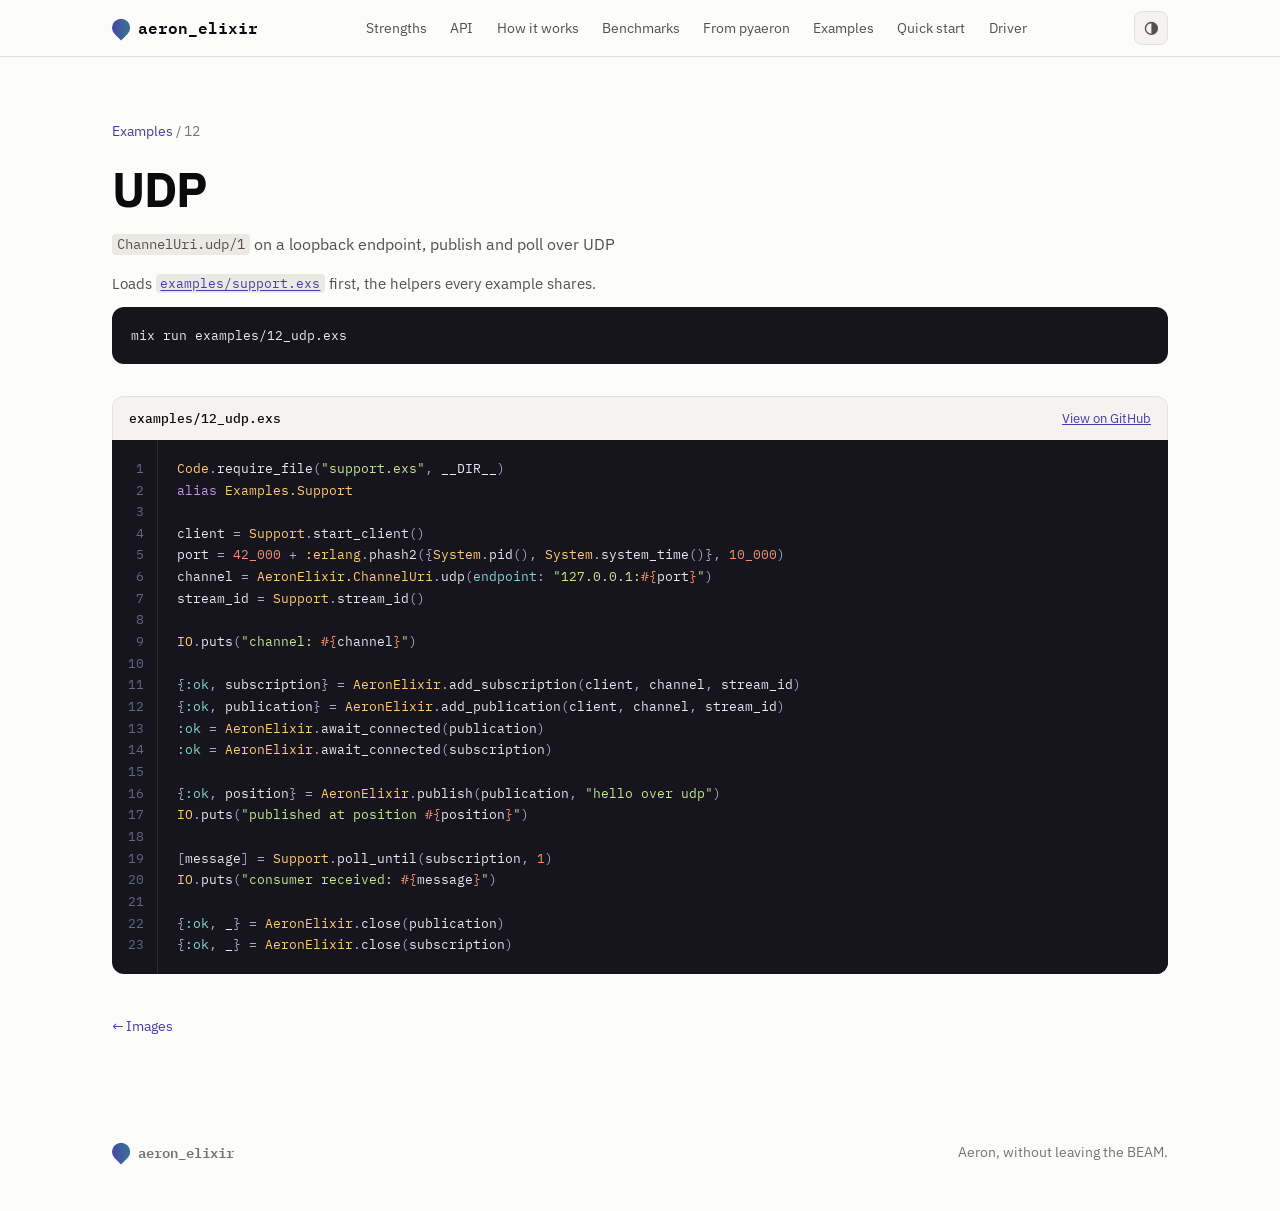
<file: docs/examples/12_udp.html>
<!DOCTYPE html>
<html lang="en">
  <head>
    <meta charset="utf-8">
    <meta name="viewport" content="width=device-width, initial-scale=1">
    <title>UDP · aeron_elixir</title>
    <meta name="description" content="ChannelUri.udp/1 on a loopback endpoint, publish and poll over UDP">
    <link rel="icon" href="data:image/svg+xml,%3Csvg%20xmlns%3D%22http%3A%2F%2Fwww.w3.org%2F2000%2Fsvg%22%20viewBox%3D%220%200%2032%2032%22%3E%3Cpath%20d%3D%22M16%204a12%2012%200%201%201-12%2012V4z%22%20fill%3D%22%234a3aa7%22%2F%3E%3C%2Fsvg%3E">
    <link rel="preconnect" href="https://fonts.googleapis.com">
    <link rel="preconnect" href="https://fonts.gstatic.com" crossorigin>
    <link rel="stylesheet" href="https://fonts.googleapis.com/css2?family=IBM+Plex+Mono:wght@400;500&family=IBM+Plex+Sans:wght@400;500;600;700&display=swap">
    <script>(function () {
  var key = "aeron-elixir-theme";
  function apply(choice) {
    var root = document.documentElement;
    if (choice === "light" || choice === "dark") { root.setAttribute("data-theme", choice); }
    else { root.removeAttribute("data-theme"); }
  }
  window.aeronSetTheme = function (choice) {
    try { window.localStorage.setItem(key, choice); } catch (error) {}
    apply(choice);
  };
  var stored = "auto";
  try { stored = window.localStorage.getItem(key) || "auto"; } catch (error) {}
  apply(stored);
})();
</script>
    <style>:root {
  color-scheme: light;
  --surface: #fcfcfb;
  --surface-2: #f4f3ef;
  --surface-3: #ebe9e3;
  --ink: #0b0b0b;
  --ink-2: #52514e;
  --ink-3: #75746f;
  --rule: #e3e1da;
  --accent: #4a3aa7;
  --accent-soft: #ece9fb;
  --fam-elixir: #4a3aa7;
  --fam-native: #1baf7a;
  --fam-python: #eb6834;
  --fam-other: #b9b7af;
  --code-bg: #16151d;
  --code-ink: #e9e7f1;
  --shadow: 0 1px 2px rgb(0 0 0 / 0.04), 0 8px 24px rgb(0 0 0 / 0.06);
}
@media (prefers-color-scheme: dark) {
  :root:not([data-theme="light"]) {
    color-scheme: dark;
    --surface: #1a1a19;
    --surface-2: #212120;
    --surface-3: #2b2b29;
    --ink: #ffffff;
    --ink-2: #c3c2b7;
    --ink-3: #9a998f;
    --rule: #33332f;
    --accent: #9085e9;
    --accent-soft: #29254a;
    --fam-elixir: #9085e9;
    --fam-native: #199e70;
    --fam-python: #d95926;
    --fam-other: #5d5c56;
    --code-bg: #121116;
    --shadow: 0 1px 2px rgb(0 0 0 / 0.3), 0 8px 24px rgb(0 0 0 / 0.35);
  }
}
:root[data-theme="dark"] {
  color-scheme: dark;
  --surface: #1a1a19;
  --surface-2: #212120;
  --surface-3: #2b2b29;
  --ink: #ffffff;
  --ink-2: #c3c2b7;
  --ink-3: #9a998f;
  --rule: #33332f;
  --accent: #9085e9;
  --accent-soft: #29254a;
  --fam-elixir: #9085e9;
  --fam-native: #199e70;
  --fam-python: #d95926;
  --fam-other: #5d5c56;
  --code-bg: #121116;
  --shadow: 0 1px 2px rgb(0 0 0 / 0.3), 0 8px 24px rgb(0 0 0 / 0.35);
}
* { box-sizing: border-box; }
html { scroll-behavior: smooth; scroll-padding-top: 4.5rem; }
body {
  margin: 0;
  background: var(--surface);
  color: var(--ink);
  font: 400 16px/1.6 "IBM Plex Sans", system-ui, sans-serif;
  -webkit-font-smoothing: antialiased;
}
code, pre, .step, .eyebrow, .bar-value, .tile-value, .example-file {
  font-family: "IBM Plex Mono", ui-monospace, monospace;
}
a { color: inherit; }
button { font: inherit; color: inherit; }
h1, h2, h3 { margin: 0; letter-spacing: -0.02em; line-height: 1.15; }
h1 { font-size: clamp(2.4rem, 6vw, 4.4rem); font-weight: 700; max-width: 14ch; }
h2 { font-size: clamp(1.7rem, 3.4vw, 2.5rem); font-weight: 600; max-width: 22ch; }
h3 { font-size: 1.1rem; font-weight: 600; }
p { margin: 0; }
:not(pre) > code {
  font-size: 0.86em;
  background: var(--surface-3);
  padding: 0.1em 0.35em;
  border-radius: 4px;
}
.wrap { max-width: 1120px; margin: 0 auto; padding: 0 16px; }
@media (min-width: 720px) { .wrap { padding: 0 32px; } }

.nav {
  position: sticky; top: 0; z-index: 10;
  background: color-mix(in srgb, var(--surface) 86%, transparent);
  backdrop-filter: blur(12px);
  border-bottom: 1px solid var(--rule);
}
.nav-inner { display: flex; align-items: center; justify-content: space-between; gap: 1rem; height: 3.5rem; }
.nav nav { position: relative; display: flex; align-items: center; gap: 0.15rem; overflow-x: auto; scrollbar-width: none; font-size: 0.9rem; }
.nav nav a {
  position: relative; z-index: 1; text-decoration: none; color: var(--ink-2); white-space: nowrap;
  padding: 0.3rem 0.65rem; border-radius: 999px; transition: color 0.25s ease;
}
.nav nav a:hover { color: var(--ink); }
.nav nav a[aria-current="location"] { color: var(--accent); }
.nav-marker {
  position: absolute; left: 0; top: 50%; height: 1.9rem; margin-top: -0.95rem; width: 0;
  border-radius: 999px; pointer-events: none; opacity: 0;
  background: var(--accent-soft);
  box-shadow: inset 0 0 0 1px color-mix(in srgb, var(--accent) 28%, transparent);
}
.nav nav.has-marker .nav-marker { opacity: 1; }
.nav nav.marker-ready .nav-marker {
  transition: transform 0.38s cubic-bezier(0.2, 0.75, 0.25, 1), width 0.38s cubic-bezier(0.2, 0.75, 0.25, 1), opacity 0.2s ease;
}
@media (prefers-reduced-motion: reduce) {
  .nav nav a, .nav nav.marker-ready .nav-marker { transition: none; }
}
@media (max-width: 1080px) { .nav nav { display: none; } }
.theme-menu { position: relative; flex: none; }
.theme-toggle {
  display: inline-grid; place-items: center; width: 2.1rem; height: 2.1rem; padding: 0; cursor: pointer;
  border: 1px solid var(--rule); border-radius: 8px; background: var(--surface-2); color: var(--ink-2);
  transition: color 0.2s ease, border-color 0.2s ease;
}
.theme-toggle:hover, .theme-toggle[aria-expanded="true"] { color: var(--ink); border-color: color-mix(in srgb, var(--accent) 45%, var(--rule)); }
.theme-toggle:focus-visible { outline: 2px solid var(--accent); outline-offset: 2px; }
.theme-icon { width: 1.05rem; height: 1.05rem; flex: none; }
.theme-toggle .theme-icon { display: none; }
:root:not([data-theme]) .theme-toggle .theme-icon-auto,
:root[data-theme="light"] .theme-toggle .theme-icon-light,
:root[data-theme="dark"] .theme-toggle .theme-icon-dark { display: block; }
.theme-options {
  position: absolute; right: 0; top: calc(100% + 0.45rem); min-width: 9.5rem; padding: 0.3rem;
  display: grid; gap: 2px; background: var(--surface); border: 1px solid var(--rule); border-radius: 10px; box-shadow: var(--shadow);
}
.theme-options[hidden] { display: none; }
.theme-options button {
  display: flex; align-items: center; gap: 0.6rem; width: 100%; border: 0; background: none; cursor: pointer;
  padding: 0.45rem 0.6rem; border-radius: 6px; font-size: 0.85rem; color: var(--ink-2); text-align: left;
}
.theme-options button:hover, .theme-options button:focus-visible { background: var(--surface-2); color: var(--ink); outline: none; }
.theme-options button[aria-checked="true"] { color: var(--accent); }
.theme-check { margin-left: auto; width: 0.95rem; height: 0.95rem; visibility: hidden; }
.theme-options button[aria-checked="true"] .theme-check { visibility: visible; }
.brand { display: inline-flex; align-items: center; gap: 0.55rem; font-weight: 600; text-decoration: none; font-family: "IBM Plex Mono", monospace; }
.mark {
  width: 1.1rem; height: 1.1rem; border-radius: 50% 50% 50% 0;
  background: linear-gradient(135deg, var(--accent), color-mix(in srgb, var(--accent) 45%, var(--fam-native)));
  transform: rotate(-45deg);
}

.eyebrow { font-size: 0.78rem; letter-spacing: 0.12em; text-transform: uppercase; color: var(--accent); margin-bottom: 0.9rem; font-weight: 500; }
.step { font-size: 0.75rem; letter-spacing: 0.08em; color: var(--accent); font-weight: 500; margin-bottom: 0.6rem; display: block; }
.sub { color: var(--ink-2); margin-top: 0.9rem; max-width: 60ch; }
.sub.small { font-size: 0.9rem; margin: 0.8rem 0 0.5rem; }
.fine { color: var(--ink-3); font-size: 0.82rem; margin-top: 0.8rem; }

.hero { padding-top: clamp(3rem, 9vw, 6.5rem); padding-bottom: 4rem; }
.lead { font-size: clamp(1.05rem, 1.8vw, 1.25rem); color: var(--ink-2); max-width: 60ch; margin-top: 1.4rem; }
.pills { list-style: none; padding: 0; margin: 1.6rem 0 0; display: flex; flex-wrap: wrap; gap: 0.5rem; }
.pills li { font-size: 0.85rem; padding: 0.3rem 0.75rem; border: 1px solid var(--rule); border-radius: 999px; color: var(--ink-2); background: var(--surface-2); }
.tiles { display: grid; grid-template-columns: repeat(auto-fit, minmax(220px, 1fr)); gap: 1px; margin-top: 3rem; background: var(--rule); border: 1px solid var(--rule); border-radius: 14px; overflow: hidden; }
.tile { background: var(--surface); padding: 1.4rem 1.4rem 1.3rem; }
.tile-value { font-size: clamp(2rem, 4vw, 2.6rem); font-weight: 500; letter-spacing: -0.03em; color: var(--accent); line-height: 1.1; }
.tile-label { margin-top: 0.6rem; font-size: 0.92rem; font-weight: 500; }
.tile-detail { margin-top: 0.25rem; font-size: 0.85rem; color: var(--ink-3); }

.band { background: var(--surface-2); border-top: 1px solid var(--rule); border-bottom: 1px solid var(--rule); padding: clamp(3.5rem, 7vw, 5.5rem) 0; }
.section { padding-top: clamp(3.5rem, 7vw, 5.5rem); padding-bottom: clamp(3.5rem, 7vw, 5.5rem); }
.grid { display: grid; gap: 1rem; margin-top: 2.2rem; }
.grid.three { grid-template-columns: repeat(auto-fit, minmax(260px, 1fr)); }
.grid.two { grid-template-columns: repeat(auto-fit, minmax(300px, 1fr)); gap: 2rem; }
.card { background: var(--surface); border: 1px solid var(--rule); border-radius: 12px; padding: 1.4rem; color: var(--ink-2); font-size: 0.95rem; }

.api { display: grid; gap: 2.5rem; margin-top: 2.5rem; }
.api-step { display: grid; gap: 0.4rem; grid-template-columns: minmax(0, 1fr); }
.api-step .code { margin-top: 0.9rem; }
.ticks { margin: 0.8rem 0 0; padding: 0; list-style: none; color: var(--ink-2); font-size: 0.95rem; display: grid; gap: 0.5rem; }
.ticks li { padding-left: 1.2rem; position: relative; }
.ticks li::before { content: ""; position: absolute; left: 0; top: 0.62em; width: 0.45rem; height: 0.45rem; border-radius: 2px; background: var(--accent); }

.code { min-width: 0; }
.code pre, pre.shell {
  margin: 0; background: var(--code-bg); color: var(--code-ink); border-radius: 12px;
  padding: 1.1rem 1.2rem; overflow-x: auto; font-size: 0.82rem; line-height: 1.65;
}
pre.shell { margin-top: 0.75rem; }
.code .k, .code .kd, .code .kn { color: #c792ea; }
.code .ss, .code .sa, .code .no, .code .na { color: #7fdbca; }
.code .s, .code .s1, .code .s2, .code .sx, .code .sh { color: #c3e88d; }
.code .se, .code .si { color: #f78c6c; }
.code .nc, .code .nn { color: #ffcb6b; }
.code .nf, .code .fm { color: #82aaff; }
.code .m, .code .mi, .code .mf { color: #f78c6c; }
.code .o, .code .p, .code .pi { color: #a6accd; }
.code .c, .code .c1 { color: #7a7f99; font-style: italic; }

.flow { display: grid; gap: 1rem; margin-top: 2.2rem; grid-template-columns: 1fr; }
@media (min-width: 860px) { .flow { grid-template-columns: repeat(3, 1fr); gap: 2.4rem; } }
.flow-step { position: relative; color: var(--ink-2); font-size: 0.95rem; padding-top: 1rem; border-top: 2px solid var(--ink); }
@media (min-width: 860px) {
  .flow-step:not(:last-child)::after {
    content: "→"; position: absolute; right: -1.75rem; top: -0.95rem; color: var(--ink-3);
    font-family: "IBM Plex Mono", monospace; background: var(--surface-2); padding: 0 0.25rem;
  }
}
.term { display: grid; grid-template-columns: repeat(3, 1fr); gap: 6px; margin-top: 2.5rem; }
.partition { position: relative; height: 3rem; background: var(--surface); border: 1px solid var(--rule); border-radius: 8px; display: flex; gap: 2px; padding: 5px; }
.partition.active { border-color: var(--accent); }
.frame { flex: 0 0 9%; border-radius: 3px; }
.frame.wide { flex-basis: 16%; }
.frame.read { background: var(--surface-3); }
.frame.unread { background: var(--fam-elixir); }
.frame.pad { flex: 1; background: repeating-linear-gradient(135deg, var(--surface-3) 0 4px, transparent 4px 8px); }
.term { margin-bottom: 1.6rem; padding-top: 1.6rem; }
.marker { position: relative; flex: 0 0 2px; margin: -9px 0; background: currentColor; color: var(--ink-3); border-radius: 1px; }
.marker > span { position: absolute; left: -2px; font: 500 0.7rem "IBM Plex Mono", monospace; white-space: nowrap; }
.marker.position > span { top: calc(100% + 0.3rem); }
.marker.tail { color: var(--accent); }
.marker.tail > span { bottom: calc(100% + 0.3rem); }
.notes { margin-top: 3.5rem; }
#driver .code { margin-top: 2rem; }
.notes p { color: var(--ink-2); margin-top: 0.6rem; font-size: 0.95rem; }

.compare { position: relative; display: flex; flex-wrap: wrap; align-items: center; gap: 0.45rem; margin-top: 2rem; font-size: 0.85rem; color: var(--ink-3); }
.compare-label { margin: 0 0.15rem; }
.chip {
  display: inline-flex; align-items: center; gap: 0.45rem; padding: 0.22rem 0.4rem 0.22rem 0.65rem;
  border: 1px solid var(--rule); border-radius: 999px; background: var(--surface); color: var(--ink); font-size: 0.82rem; line-height: 1.4;
}
.chip .swatch { margin: 0; }
.chip-fixed { padding-right: 0.7rem; font-weight: 600; }
button.chip { cursor: pointer; transition: border-color 0.2s ease; }
button.chip:hover, button.chip:focus-visible { border-color: color-mix(in srgb, var(--accent) 45%, var(--rule)); outline: none; }
.chip-remove { display: inline-grid; place-items: center; width: 1.1rem; height: 1.1rem; border-radius: 999px; color: var(--ink-3); }
button.chip:hover .chip-remove, button.chip:focus-visible .chip-remove { background: var(--surface-3); color: var(--ink); }
.chip-remove svg { width: 0.7rem; height: 0.7rem; }
.chip[hidden] { display: none; }
.compare-add { display: contents; }
.compare-toggle {
  border: 1px dashed color-mix(in srgb, var(--ink-3) 55%, transparent); border-radius: 999px; background: none; cursor: pointer;
  padding: 0.22rem 0.75rem; font-size: 0.82rem; line-height: 1.4; color: var(--ink-2); transition: color 0.2s ease, border-color 0.2s ease;
}
.compare-toggle:hover, .compare-toggle[aria-expanded="true"] { color: var(--accent); border-color: var(--accent); }
.compare-toggle:focus-visible { outline: 2px solid var(--accent); outline-offset: 2px; }
.compare-options {
  position: absolute; left: 0; top: calc(100% + 0.45rem); z-index: 5; min-width: 17rem; max-width: 100%; padding: 0.35rem;
  display: grid; gap: 2px; background: var(--surface); border: 1px solid var(--rule); border-radius: 10px; box-shadow: var(--shadow);
}
.compare-options[hidden] { display: none; }
.compare-option { display: flex; align-items: center; gap: 0.6rem; padding: 0.4rem 0.55rem; border-radius: 6px; cursor: pointer; color: var(--ink); }
.compare-option:hover, .compare-option:focus-within { background: var(--surface-2); }
.compare-option input { accent-color: var(--accent); margin: 0; }
.compare-option .swatch { margin: 0; }
.compare-option-variant { margin-left: auto; padding-left: 0.8rem; font-size: 0.75rem; color: var(--ink-3); white-space: nowrap; }
@media (max-width: 560px) { .compare-option-variant { display: none; } }
.compare-shortcuts { display: flex; gap: 1rem; padding: 0.45rem 0.55rem 0.25rem; margin-top: 0.2rem; border-top: 1px solid var(--rule); }
.compare-shortcuts button { border: 0; background: none; padding: 0; cursor: pointer; font-size: 0.8rem; color: var(--accent); }
.compare-shortcuts button:hover { text-decoration: underline; text-underline-offset: 3px; }
.bar-row[hidden], .data tr[hidden], .legend li[hidden] { display: none; }
.tabs { display: flex; gap: 0.25rem; margin-top: 2.2rem; border-bottom: 1px solid var(--rule); overflow-x: auto; scrollbar-width: none; }
.tabs button {
  background: none; border: 0; padding: 0.7rem 0.9rem; cursor: pointer; color: var(--ink-3);
  border-bottom: 2px solid transparent; margin-bottom: -1px; white-space: nowrap; font-weight: 500;
}
.tabs button[aria-selected="true"] { color: var(--ink); border-bottom-color: var(--accent); }
.panel { padding-top: 1.5rem; }
.controls { display: flex; flex-wrap: wrap; align-items: center; gap: 0.8rem 1.6rem; }
.control { display: flex; align-items: center; gap: 0.6rem; flex-wrap: wrap; }
.control-label { font-size: 0.8rem; color: var(--ink-3); }
.segmented { display: inline-flex; background: var(--surface-2); border: 1px solid var(--rule); border-radius: 8px; padding: 2px; flex-wrap: wrap; }
.segmented button { border: 0; background: none; padding: 0.3rem 0.65rem; border-radius: 6px; cursor: pointer; font-size: 0.85rem; color: var(--ink-2); }
.segmented button[aria-pressed="true"] { background: var(--surface); color: var(--ink); box-shadow: var(--shadow); }
.link { background: none; border: 0; padding: 0; cursor: pointer; color: var(--accent); font-size: 0.85rem; text-decoration: underline; text-underline-offset: 3px; margin-left: auto; }
.chart-head { display: flex; flex-wrap: wrap; justify-content: space-between; align-items: baseline; gap: 0.6rem 1.5rem; margin: 1.8rem 0 1rem; }
.chart-head h3 { font-size: 1rem; }
.legend { list-style: none; margin: 0; padding: 0; display: flex; flex-wrap: wrap; gap: 0.4rem 1rem; font-size: 0.82rem; color: var(--ink-2); }
.legend li { display: inline-flex; align-items: center; gap: 0.4rem; }
.swatch { display: inline-block; width: 0.7rem; height: 0.7rem; border-radius: 3px; background: var(--fam); margin-right: 0.45rem; vertical-align: -0.05rem; }
.legend .swatch { margin-right: 0; }
.fam-elixir { --fam: var(--fam-elixir); }
.fam-python { --fam: var(--fam-python); }
.fam-native { --fam: var(--fam-native); }
.fam-other { --fam: var(--fam-other); }

.bars { list-style: none; margin: 0; padding: 0; display: grid; gap: 2px; }
.bar-row { position: relative; display: grid; grid-template-columns: minmax(0, 15rem) minmax(0, 1fr); gap: 1rem; align-items: center; padding: 0.35rem 0.4rem; border-radius: 8px; outline: none; }
.bar-row:hover, .bar-row:focus-visible { background: var(--surface-2); }
.bar-row.fam-elixir .bar-name { font-weight: 600; }
.bar-label { display: flex; flex-direction: column; line-height: 1.3; min-width: 0; }
.bar-name { font-size: 0.9rem; }
.bar-variant { font-size: 0.76rem; color: var(--ink-3); white-space: nowrap; overflow: hidden; text-overflow: ellipsis; }
.bar-track { display: flex; align-items: center; gap: 0.5rem; min-width: 0; }
.bar { display: block; height: 20px; min-width: 3px; background: var(--fam); border-radius: 0 4px 4px 0; transition: width 280ms ease; }
.bar-value { font-size: 0.82rem; color: var(--ink); white-space: nowrap; font-variant-numeric: tabular-nums; }
@media (max-width: 640px) {
  .bar-row { grid-template-columns: 1fr; gap: 0.25rem; }
}
.tip {
  display: none; position: absolute; z-index: 5; right: 0.5rem; bottom: calc(100% - 0.3rem);
  background: var(--surface); border: 1px solid var(--rule); border-radius: 10px; box-shadow: var(--shadow);
  padding: 0.7rem 0.85rem; min-width: 14rem; font-size: 0.82rem; pointer-events: none;
}
.bar-row:hover .tip, .bar-row:focus-visible .tip { display: block; }
.tip-variant { display: block; color: var(--ink-3); font-size: 0.76rem; margin-bottom: 0.4rem; }
.tip dl { margin: 0; display: grid; gap: 0.15rem; }
.tip dl div { display: flex; justify-content: space-between; gap: 1.5rem; }
.tip dt { color: var(--ink-2); }
.tip dd { margin: 0; font-family: "IBM Plex Mono", monospace; font-variant-numeric: tabular-nums; }
.versus { margin-top: 1.2rem; padding: 0.8rem 1rem; border-left: 3px solid var(--accent); background: var(--accent-soft); border-radius: 0 8px 8px 0; font-size: 0.92rem; }
.method { color: var(--ink-2); font-size: 0.88rem; margin-top: 1.2rem; max-width: 80ch; }
.table-scroll { overflow-x: auto; }
.data { width: 100%; border-collapse: collapse; font-size: 0.86rem; }
.data th, .data td { text-align: right; padding: 0.5rem 0.75rem; border-bottom: 1px solid var(--rule); white-space: nowrap; font-variant-numeric: tabular-nums; }
.data th:nth-child(-n+2), .data td:nth-child(-n+2) { text-align: left; }
.data th { color: var(--ink-3); font-weight: 500; font-size: 0.78rem; }
.data td:nth-child(2) { color: var(--ink-3); }

.mapping { margin-top: 2.2rem; border: 1px solid var(--rule); border-radius: 12px; overflow: hidden; background: var(--surface); }
.mapping-row { display: grid; grid-template-columns: 1fr 1fr; gap: 1.5rem; padding: 0.7rem 1.1rem; border-top: 1px solid var(--rule); font-size: 0.88rem; color: var(--ink-2); }
.mapping-row:first-child { border-top: 0; }
.mapping-row.head { font-size: 0.75rem; letter-spacing: 0.08em; text-transform: uppercase; color: var(--ink-3); background: var(--surface-2); font-family: "IBM Plex Mono", monospace; }
@media (max-width: 640px) { .mapping-row { grid-template-columns: 1fr; gap: 0.3rem; } }

.example {
  text-align: left; display: flex; flex-direction: column; gap: 0.5rem; cursor: pointer;
  background: var(--surface); border: 1px solid var(--rule); border-radius: 12px; padding: 1.2rem;
  transition: border-color 160ms ease, transform 160ms ease;
}
.example:hover { border-color: var(--accent); transform: translateY(-1px); }
.example[aria-expanded="true"] { border-color: var(--accent); box-shadow: var(--shadow); }
.example .step { margin: 0; }
.example-shows { font-size: 0.9rem; color: var(--ink-2); flex: 1; }
.example-file { font-size: 0.75rem; color: var(--ink-3); }
.start { display: grid; grid-template-columns: minmax(0, 1fr); gap: 2.2rem; margin-top: 2.2rem; }

.footer { display: flex; justify-content: space-between; flex-wrap: wrap; gap: 1rem; padding-top: 2.5rem; padding-bottom: 3rem; color: var(--ink-3); font-size: 0.88rem; }
.crumbs { font-size: 0.85rem; color: var(--ink-3); margin-bottom: 1.2rem; }
.crumbs a { color: var(--accent); text-decoration: none; }
.example-page { padding-top: clamp(2.5rem, 6vw, 4rem); padding-bottom: 4rem; }
.example-page h1 { font-size: clamp(2rem, 5vw, 3rem); max-width: none; }
.listing-head { display: flex; flex-wrap: wrap; align-items: center; justify-content: space-between; gap: 0.5rem 1rem; margin-top: 2rem; padding: 0.7rem 1rem; background: var(--surface-2); border: 1px solid var(--rule); border-bottom: 0; border-radius: 12px 12px 0 0; font-size: 0.82rem; }
.listing-head .file { font-family: "IBM Plex Mono", monospace; font-weight: 500; }
.origin { color: var(--ink-3); }
.origin a { color: var(--accent); }
.listing { display: grid; grid-template-columns: auto minmax(0, 1fr); background: var(--code-bg); border-radius: 0 0 12px 12px; overflow: hidden; }
.gutter { margin: 0; padding: 1.1rem 0.8rem 1.1rem 1rem; text-align: right; color: #626788; user-select: none; font: 400 0.82rem/1.65 "IBM Plex Mono", monospace; border-right: 1px solid #2a2936; }
.listing .code pre { border-radius: 0; }
.run { margin-top: 1.4rem; }
.requires { color: var(--ink-2); font-size: 0.92rem; margin-top: 0.9rem; }
.requires a { color: var(--accent); }
.pager { display: flex; justify-content: space-between; gap: 1rem; margin-top: 2.5rem; flex-wrap: wrap; }
.pager a { color: var(--accent); text-decoration: none; font-size: 0.9rem; }
a.example { text-decoration: none; color: inherit; }
[hidden] { display: none !important; }
.explorer .chart-table, .explorer.show-table .bars { display: none; }
.explorer.show-table .chart-table { display: block; }
.explorer .when-table, .explorer.show-table .when-chart { display: none; }
.explorer.show-table .when-table { display: inline; }
.listing-head a { color: var(--accent); }
.compare + .tabs { margin-top: 1.1rem; }
</style>
  </head>
  <body>
    <header class="nav">
  <div class="wrap nav-inner">
    <a href="../index.html#top" class="brand"><span class="mark" aria-hidden="true"></span>aeron_elixir</a>
    <nav aria-label="Sections">
      <a href="../index.html#strengths" data-section="strengths">Strengths</a><a href="../index.html#api" data-section="api">API</a><a href="../index.html#log" data-section="log">How it works</a><a href="../index.html#benchmarks" data-section="benchmarks">Benchmarks</a><a href="../index.html#pyaeron" data-section="pyaeron">From pyaeron</a><a href="../index.html#examples" data-section="examples">Examples</a><a href="../index.html#start" data-section="start">Quick start</a><a href="../index.html#driver" data-section="driver">Driver</a>
    </nav>
    <div class="theme-menu" data-theme-menu>
      <button type="button" class="theme-toggle" aria-haspopup="menu" aria-expanded="false" aria-controls="theme-options" aria-label="Colour theme" title="Colour theme">
        <svg class="theme-icon theme-icon-auto" viewBox="0 0 24 24" fill="none" stroke="currentColor" stroke-width="2" aria-hidden="true"><circle cx="12" cy="12" r="8.5"></circle><path d="M12 3.5a8.5 8.5 0 0 1 0 17z" fill="currentColor" stroke="none"></path></svg><svg class="theme-icon theme-icon-light" viewBox="0 0 24 24" fill="none" stroke="currentColor" stroke-width="2" stroke-linecap="round" aria-hidden="true"><circle cx="12" cy="12" r="4"></circle><path d="M12 2.5v2M12 19.5v2M2.5 12h2M19.5 12h2M5.3 5.3l1.4 1.4M17.3 17.3l1.4 1.4M5.3 18.7l1.4-1.4M17.3 6.7l1.4-1.4"></path></svg><svg class="theme-icon theme-icon-dark" viewBox="0 0 24 24" fill="none" stroke="currentColor" stroke-width="2" stroke-linejoin="round" aria-hidden="true"><path d="M20 14.5A8.5 8.5 0 0 1 9.5 4a8.5 8.5 0 1 0 10.5 10.5z"></path></svg>
      </button>
      <div class="theme-options" id="theme-options" role="menu" aria-label="Colour theme" hidden>
        <button type="button" role="menuitemradio" aria-checked="false" data-theme-choice="auto">
          <svg class="theme-icon theme-icon-auto" viewBox="0 0 24 24" fill="none" stroke="currentColor" stroke-width="2" aria-hidden="true"><circle cx="12" cy="12" r="8.5"></circle><path d="M12 3.5a8.5 8.5 0 0 1 0 17z" fill="currentColor" stroke="none"></path></svg>Auto
          <svg class="theme-check" viewBox="0 0 24 24" fill="none" stroke="currentColor" stroke-width="2.4" stroke-linecap="round" stroke-linejoin="round" aria-hidden="true"><polyline points="20 6 9 17 4 12"></polyline></svg>
        </button><button type="button" role="menuitemradio" aria-checked="false" data-theme-choice="light">
          <svg class="theme-icon theme-icon-light" viewBox="0 0 24 24" fill="none" stroke="currentColor" stroke-width="2" stroke-linecap="round" aria-hidden="true"><circle cx="12" cy="12" r="4"></circle><path d="M12 2.5v2M12 19.5v2M2.5 12h2M19.5 12h2M5.3 5.3l1.4 1.4M17.3 17.3l1.4 1.4M5.3 18.7l1.4-1.4M17.3 6.7l1.4-1.4"></path></svg>Light
          <svg class="theme-check" viewBox="0 0 24 24" fill="none" stroke="currentColor" stroke-width="2.4" stroke-linecap="round" stroke-linejoin="round" aria-hidden="true"><polyline points="20 6 9 17 4 12"></polyline></svg>
        </button><button type="button" role="menuitemradio" aria-checked="false" data-theme-choice="dark">
          <svg class="theme-icon theme-icon-dark" viewBox="0 0 24 24" fill="none" stroke="currentColor" stroke-width="2" stroke-linejoin="round" aria-hidden="true"><path d="M20 14.5A8.5 8.5 0 0 1 9.5 4a8.5 8.5 0 1 0 10.5 10.5z"></path></svg>Dark
          <svg class="theme-check" viewBox="0 0 24 24" fill="none" stroke="currentColor" stroke-width="2.4" stroke-linecap="round" stroke-linejoin="round" aria-hidden="true"><polyline points="20 6 9 17 4 12"></polyline></svg>
        </button>
      </div>
    </div>
  </div>
</header>
    
  <main class="wrap example-page">
    <p class="crumbs">
      <a href="../index.html#examples">Examples</a> / 12
    </p>
    <h1>UDP</h1>
    <p class="sub"><code>ChannelUri.udp/1</code><span> on a loopback endpoint, publish and poll over UDP</span></p>

    <p class="requires">
      Loads <a href="support.html"><code>examples/support.exs</code></a> first, the helpers every example shares.
    </p>
    

    <pre class="shell run"><code>mix run examples/12_udp.exs</code></pre>

    <div class="listing-head">
      <span class="file">examples/12_udp.exs</span>
      <a href="https://github.com/jaman/aeron_elixir/blob/main/examples/12_udp.exs">View on GitHub</a>
    </div>
    <div class="listing">
      <pre class="gutter" aria-hidden="true">1
2
3
4
5
6
7
8
9
10
11
12
13
14
15
16
17
18
19
20
21
22
23</pre>
      <div class="code"><pre class="highlight"><code><span class="nc">Code</span><span class="o">.</span><span class="n">require_file</span><span class="p" data-group-id="g57474487-1">(</span><span class="s">&quot;support.exs&quot;</span><span class="p">,</span><span class="w"> </span><span class="bp">__DIR__</span><span class="p" data-group-id="g57474487-1">)</span><span class="w">
</span><span class="kn">alias</span><span class="w"> </span><span class="nc">Examples.Support</span><span class="w">

</span><span class="n">client</span><span class="w"> </span><span class="o">=</span><span class="w"> </span><span class="nc">Support</span><span class="o">.</span><span class="n">start_client</span><span class="p" data-group-id="g57474487-2">(</span><span class="p" data-group-id="g57474487-2">)</span><span class="w">
</span><span class="n">port</span><span class="w"> </span><span class="o">=</span><span class="w"> </span><span class="mi">42_000</span><span class="w"> </span><span class="o">+</span><span class="w"> </span><span class="nc">:erlang</span><span class="o">.</span><span class="n">phash2</span><span class="p" data-group-id="g57474487-3">(</span><span class="p" data-group-id="g57474487-4">{</span><span class="nc">System</span><span class="o">.</span><span class="n">pid</span><span class="p" data-group-id="g57474487-5">(</span><span class="p" data-group-id="g57474487-5">)</span><span class="p">,</span><span class="w"> </span><span class="nc">System</span><span class="o">.</span><span class="n">system_time</span><span class="p" data-group-id="g57474487-6">(</span><span class="p" data-group-id="g57474487-6">)</span><span class="p" data-group-id="g57474487-4">}</span><span class="p">,</span><span class="w"> </span><span class="mi">10_000</span><span class="p" data-group-id="g57474487-3">)</span><span class="w">
</span><span class="n">channel</span><span class="w"> </span><span class="o">=</span><span class="w"> </span><span class="nc">AeronElixir.ChannelUri</span><span class="o">.</span><span class="n">udp</span><span class="p" data-group-id="g57474487-7">(</span><span class="ss">endpoint</span><span class="p">:</span><span class="w"> </span><span class="s">&quot;127.0.0.1:</span><span class="si" data-group-id="g57474487-8">#{</span><span class="n">port</span><span class="si" data-group-id="g57474487-8">}</span><span class="s">&quot;</span><span class="p" data-group-id="g57474487-7">)</span><span class="w">
</span><span class="n">stream_id</span><span class="w"> </span><span class="o">=</span><span class="w"> </span><span class="nc">Support</span><span class="o">.</span><span class="n">stream_id</span><span class="p" data-group-id="g57474487-9">(</span><span class="p" data-group-id="g57474487-9">)</span><span class="w">

</span><span class="nc">IO</span><span class="o">.</span><span class="n">puts</span><span class="p" data-group-id="g57474487-10">(</span><span class="s">&quot;channel: </span><span class="si" data-group-id="g57474487-11">#{</span><span class="n">channel</span><span class="si" data-group-id="g57474487-11">}</span><span class="s">&quot;</span><span class="p" data-group-id="g57474487-10">)</span><span class="w">

</span><span class="p" data-group-id="g57474487-12">{</span><span class="ss">:ok</span><span class="p">,</span><span class="w"> </span><span class="n">subscription</span><span class="p" data-group-id="g57474487-12">}</span><span class="w"> </span><span class="o">=</span><span class="w"> </span><span class="nc">AeronElixir</span><span class="o">.</span><span class="n">add_subscription</span><span class="p" data-group-id="g57474487-13">(</span><span class="n">client</span><span class="p">,</span><span class="w"> </span><span class="n">channel</span><span class="p">,</span><span class="w"> </span><span class="n">stream_id</span><span class="p" data-group-id="g57474487-13">)</span><span class="w">
</span><span class="p" data-group-id="g57474487-14">{</span><span class="ss">:ok</span><span class="p">,</span><span class="w"> </span><span class="n">publication</span><span class="p" data-group-id="g57474487-14">}</span><span class="w"> </span><span class="o">=</span><span class="w"> </span><span class="nc">AeronElixir</span><span class="o">.</span><span class="n">add_publication</span><span class="p" data-group-id="g57474487-15">(</span><span class="n">client</span><span class="p">,</span><span class="w"> </span><span class="n">channel</span><span class="p">,</span><span class="w"> </span><span class="n">stream_id</span><span class="p" data-group-id="g57474487-15">)</span><span class="w">
</span><span class="ss">:ok</span><span class="w"> </span><span class="o">=</span><span class="w"> </span><span class="nc">AeronElixir</span><span class="o">.</span><span class="n">await_connected</span><span class="p" data-group-id="g57474487-16">(</span><span class="n">publication</span><span class="p" data-group-id="g57474487-16">)</span><span class="w">
</span><span class="ss">:ok</span><span class="w"> </span><span class="o">=</span><span class="w"> </span><span class="nc">AeronElixir</span><span class="o">.</span><span class="n">await_connected</span><span class="p" data-group-id="g57474487-17">(</span><span class="n">subscription</span><span class="p" data-group-id="g57474487-17">)</span><span class="w">

</span><span class="p" data-group-id="g57474487-18">{</span><span class="ss">:ok</span><span class="p">,</span><span class="w"> </span><span class="n">position</span><span class="p" data-group-id="g57474487-18">}</span><span class="w"> </span><span class="o">=</span><span class="w"> </span><span class="nc">AeronElixir</span><span class="o">.</span><span class="n">publish</span><span class="p" data-group-id="g57474487-19">(</span><span class="n">publication</span><span class="p">,</span><span class="w"> </span><span class="s">&quot;hello over udp&quot;</span><span class="p" data-group-id="g57474487-19">)</span><span class="w">
</span><span class="nc">IO</span><span class="o">.</span><span class="n">puts</span><span class="p" data-group-id="g57474487-20">(</span><span class="s">&quot;published at position </span><span class="si" data-group-id="g57474487-21">#{</span><span class="n">position</span><span class="si" data-group-id="g57474487-21">}</span><span class="s">&quot;</span><span class="p" data-group-id="g57474487-20">)</span><span class="w">

</span><span class="p" data-group-id="g57474487-22">[</span><span class="n">message</span><span class="p" data-group-id="g57474487-22">]</span><span class="w"> </span><span class="o">=</span><span class="w"> </span><span class="nc">Support</span><span class="o">.</span><span class="n">poll_until</span><span class="p" data-group-id="g57474487-23">(</span><span class="n">subscription</span><span class="p">,</span><span class="w"> </span><span class="mi">1</span><span class="p" data-group-id="g57474487-23">)</span><span class="w">
</span><span class="nc">IO</span><span class="o">.</span><span class="n">puts</span><span class="p" data-group-id="g57474487-24">(</span><span class="s">&quot;consumer received: </span><span class="si" data-group-id="g57474487-25">#{</span><span class="n">message</span><span class="si" data-group-id="g57474487-25">}</span><span class="s">&quot;</span><span class="p" data-group-id="g57474487-24">)</span><span class="w">

</span><span class="p" data-group-id="g57474487-26">{</span><span class="ss">:ok</span><span class="p">,</span><span class="w"> </span><span class="bp">_</span><span class="p" data-group-id="g57474487-26">}</span><span class="w"> </span><span class="o">=</span><span class="w"> </span><span class="nc">AeronElixir</span><span class="o">.</span><span class="n">close</span><span class="p" data-group-id="g57474487-27">(</span><span class="n">publication</span><span class="p" data-group-id="g57474487-27">)</span><span class="w">
</span><span class="p" data-group-id="g57474487-28">{</span><span class="ss">:ok</span><span class="p">,</span><span class="w"> </span><span class="bp">_</span><span class="p" data-group-id="g57474487-28">}</span><span class="w"> </span><span class="o">=</span><span class="w"> </span><span class="nc">AeronElixir</span><span class="o">.</span><span class="n">close</span><span class="p" data-group-id="g57474487-29">(</span><span class="n">subscription</span><span class="p" data-group-id="g57474487-29">)</span><span class="w">
</span></code></pre></div>
    </div>

    <nav class="pager">
      <a href="11_images.html">← Images</a>
      
      
    </nav>
  </main>

    <footer class="wrap footer">
  <span class="brand"><span class="mark" aria-hidden="true"></span>aeron_elixir</span>
  <span>Aeron, without leaving the BEAM.</span>
</footer>
    <script>(function () {
  var reducedMotion = window.matchMedia("(prefers-reduced-motion: reduce)").matches;
  var bar = document.querySelector(".nav nav");
  if (bar) { followSections(bar); }
  themeMenu(document.querySelector("[data-theme-menu]"));

  function followSections(bar) {
    var entries = Array.prototype.slice.call(bar.querySelectorAll("a[data-section]"))
      .map(function (link) { return { link: link, section: document.getElementById(link.getAttribute("data-section")) }; })
      .filter(function (entry) { return entry.section; });
    if (entries.length === 0) { return; }

    var marker = document.createElement("span");
    marker.className = "nav-marker";
    marker.setAttribute("aria-hidden", "true");
    bar.insertBefore(marker, bar.firstChild);

    var header = document.querySelector(".nav");
    var current = null;
    var scheduled = false;

    function sectionInView() {
      var root = document.documentElement;
      if (window.innerHeight + window.scrollY >= root.scrollHeight - 2) { return entries[entries.length - 1]; }
      var line = header.offsetHeight + Math.round(window.innerHeight * 0.25);
      return entries.reduce(function (found, entry) {
        return entry.section.getBoundingClientRect().top <= line ? entry : found;
      }, null);
    }

    function placeMarker() {
      bar.classList.toggle("has-marker", current !== null);
      if (current === null) { return; }
      marker.style.width = current.link.offsetWidth + "px";
      marker.style.transform = "translateX(" + current.link.offsetLeft + "px)";
    }

    function keepVisible(link) {
      var left = link.offsetLeft;
      var right = left + link.offsetWidth;
      if (left < bar.scrollLeft || right > bar.scrollLeft + bar.clientWidth) {
        bar.scrollTo({ left: Math.max(0, left - 16), behavior: reducedMotion ? "auto" : "smooth" });
      }
    }

    function update() {
      scheduled = false;
      var next = sectionInView();
      if (next !== current) {
        if (current) { current.link.removeAttribute("aria-current"); }
        if (next) { next.link.setAttribute("aria-current", "location"); keepVisible(next.link); }
        current = next;
      }
      placeMarker();
    }

    function schedule() {
      if (!scheduled) { scheduled = true; window.requestAnimationFrame(update); }
    }

    window.addEventListener("scroll", schedule, { passive: true });
    window.addEventListener("resize", schedule);
    if (document.fonts && document.fonts.ready) { document.fonts.ready.then(schedule); }
    update();
    window.requestAnimationFrame(function () { bar.classList.add("marker-ready"); });
  }

  function themeMenu(menu) {
    if (!menu) { return; }
    var toggle = menu.querySelector(".theme-toggle");
    var list = menu.querySelector(".theme-options");
    var items = Array.prototype.slice.call(list.querySelectorAll("[data-theme-choice]"));

    function chosen() { return document.documentElement.getAttribute("data-theme") || "auto"; }

    function markChosen() {
      var choice = chosen();
      items.forEach(function (item) {
        item.setAttribute("aria-checked", String(item.getAttribute("data-theme-choice") === choice));
      });
    }

    function open() {
      markChosen();
      list.hidden = false;
      toggle.setAttribute("aria-expanded", "true");
      (items.find(function (item) { return item.getAttribute("aria-checked") === "true"; }) || items[0]).focus({ preventScroll: true });
    }

    function close(returnFocus) {
      if (list.hidden) { return; }
      list.hidden = true;
      toggle.setAttribute("aria-expanded", "false");
      if (returnFocus) { toggle.focus({ preventScroll: true }); }
    }

    function moveFocus(step) {
      var index = items.indexOf(document.activeElement);
      items[(index + step + items.length) % items.length].focus({ preventScroll: true });
    }

    toggle.addEventListener("click", function () { if (list.hidden) { open(); } else { close(false); } });

    items.forEach(function (item) {
      item.addEventListener("click", function () {
        window.aeronSetTheme(item.getAttribute("data-theme-choice"));
        markChosen();
        close(true);
      });
    });

    list.addEventListener("keydown", function (event) {
      var keys = {
        ArrowDown: function () { moveFocus(1); },
        ArrowUp: function () { moveFocus(-1); },
        Home: function () { items[0].focus({ preventScroll: true }); },
        End: function () { items[items.length - 1].focus({ preventScroll: true }); },
        Escape: function () { close(true); },
        Tab: function () { close(false); }
      };
      if (!keys[event.key]) { return; }
      if (event.key !== "Tab") { event.preventDefault(); }
      keys[event.key]();
    });

    document.addEventListener("click", function (event) {
      if (!menu.contains(event.target)) { close(false); }
    });

    markChosen();
  }
})();
</script>
    
  </body>
</html>
</file>
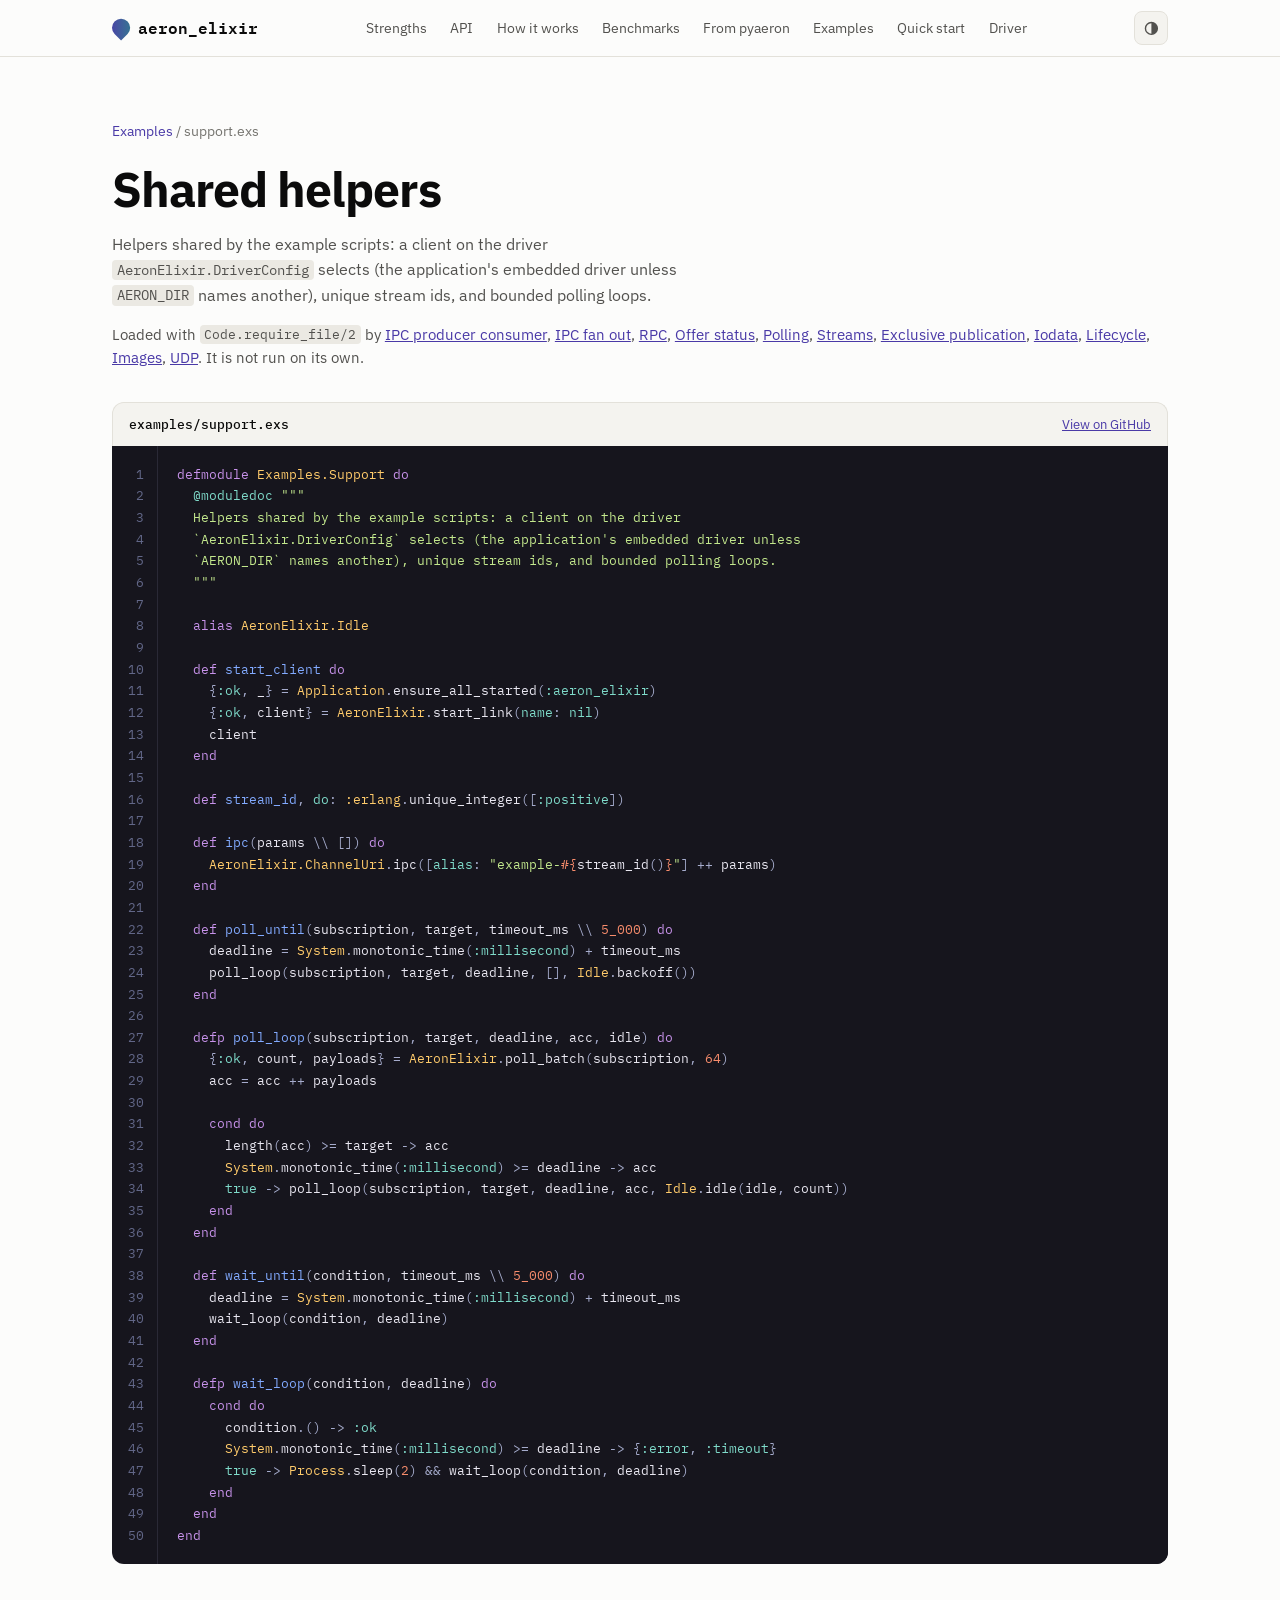
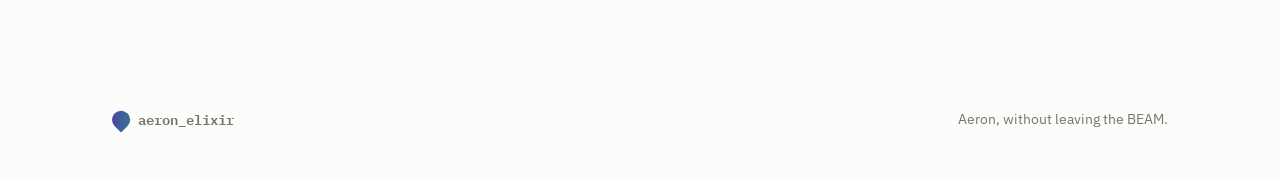
<file: docs/examples/support.html>
<!DOCTYPE html>
<html lang="en">
  <head>
    <meta charset="utf-8">
    <meta name="viewport" content="width=device-width, initial-scale=1">
    <title>Shared helpers · aeron_elixir</title>
    <meta name="description" content="Helpers shared by the example scripts: a client on the driver AeronElixir.DriverConfig selects (the application&#39;s embedded driver unless AERON_DIR names another), unique stream ids, and bounded polling loops.">
    <link rel="icon" href="data:image/svg+xml,%3Csvg%20xmlns%3D%22http%3A%2F%2Fwww.w3.org%2F2000%2Fsvg%22%20viewBox%3D%220%200%2032%2032%22%3E%3Cpath%20d%3D%22M16%204a12%2012%200%201%201-12%2012V4z%22%20fill%3D%22%234a3aa7%22%2F%3E%3C%2Fsvg%3E">
    <link rel="preconnect" href="https://fonts.googleapis.com">
    <link rel="preconnect" href="https://fonts.gstatic.com" crossorigin>
    <link rel="stylesheet" href="https://fonts.googleapis.com/css2?family=IBM+Plex+Mono:wght@400;500&family=IBM+Plex+Sans:wght@400;500;600;700&display=swap">
    <script>(function () {
  var key = "aeron-elixir-theme";
  function apply(choice) {
    var root = document.documentElement;
    if (choice === "light" || choice === "dark") { root.setAttribute("data-theme", choice); }
    else { root.removeAttribute("data-theme"); }
  }
  window.aeronSetTheme = function (choice) {
    try { window.localStorage.setItem(key, choice); } catch (error) {}
    apply(choice);
  };
  var stored = "auto";
  try { stored = window.localStorage.getItem(key) || "auto"; } catch (error) {}
  apply(stored);
})();
</script>
    <style>:root {
  color-scheme: light;
  --surface: #fcfcfb;
  --surface-2: #f4f3ef;
  --surface-3: #ebe9e3;
  --ink: #0b0b0b;
  --ink-2: #52514e;
  --ink-3: #75746f;
  --rule: #e3e1da;
  --accent: #4a3aa7;
  --accent-soft: #ece9fb;
  --fam-elixir: #4a3aa7;
  --fam-native: #1baf7a;
  --fam-python: #eb6834;
  --fam-other: #b9b7af;
  --code-bg: #16151d;
  --code-ink: #e9e7f1;
  --shadow: 0 1px 2px rgb(0 0 0 / 0.04), 0 8px 24px rgb(0 0 0 / 0.06);
}
@media (prefers-color-scheme: dark) {
  :root:not([data-theme="light"]) {
    color-scheme: dark;
    --surface: #1a1a19;
    --surface-2: #212120;
    --surface-3: #2b2b29;
    --ink: #ffffff;
    --ink-2: #c3c2b7;
    --ink-3: #9a998f;
    --rule: #33332f;
    --accent: #9085e9;
    --accent-soft: #29254a;
    --fam-elixir: #9085e9;
    --fam-native: #199e70;
    --fam-python: #d95926;
    --fam-other: #5d5c56;
    --code-bg: #121116;
    --shadow: 0 1px 2px rgb(0 0 0 / 0.3), 0 8px 24px rgb(0 0 0 / 0.35);
  }
}
:root[data-theme="dark"] {
  color-scheme: dark;
  --surface: #1a1a19;
  --surface-2: #212120;
  --surface-3: #2b2b29;
  --ink: #ffffff;
  --ink-2: #c3c2b7;
  --ink-3: #9a998f;
  --rule: #33332f;
  --accent: #9085e9;
  --accent-soft: #29254a;
  --fam-elixir: #9085e9;
  --fam-native: #199e70;
  --fam-python: #d95926;
  --fam-other: #5d5c56;
  --code-bg: #121116;
  --shadow: 0 1px 2px rgb(0 0 0 / 0.3), 0 8px 24px rgb(0 0 0 / 0.35);
}
* { box-sizing: border-box; }
html { scroll-behavior: smooth; scroll-padding-top: 4.5rem; }
body {
  margin: 0;
  background: var(--surface);
  color: var(--ink);
  font: 400 16px/1.6 "IBM Plex Sans", system-ui, sans-serif;
  -webkit-font-smoothing: antialiased;
}
code, pre, .step, .eyebrow, .bar-value, .tile-value, .example-file {
  font-family: "IBM Plex Mono", ui-monospace, monospace;
}
a { color: inherit; }
button { font: inherit; color: inherit; }
h1, h2, h3 { margin: 0; letter-spacing: -0.02em; line-height: 1.15; }
h1 { font-size: clamp(2.4rem, 6vw, 4.4rem); font-weight: 700; max-width: 14ch; }
h2 { font-size: clamp(1.7rem, 3.4vw, 2.5rem); font-weight: 600; max-width: 22ch; }
h3 { font-size: 1.1rem; font-weight: 600; }
p { margin: 0; }
:not(pre) > code {
  font-size: 0.86em;
  background: var(--surface-3);
  padding: 0.1em 0.35em;
  border-radius: 4px;
}
.wrap { max-width: 1120px; margin: 0 auto; padding: 0 16px; }
@media (min-width: 720px) { .wrap { padding: 0 32px; } }

.nav {
  position: sticky; top: 0; z-index: 10;
  background: color-mix(in srgb, var(--surface) 86%, transparent);
  backdrop-filter: blur(12px);
  border-bottom: 1px solid var(--rule);
}
.nav-inner { display: flex; align-items: center; justify-content: space-between; gap: 1rem; height: 3.5rem; }
.nav nav { position: relative; display: flex; align-items: center; gap: 0.15rem; overflow-x: auto; scrollbar-width: none; font-size: 0.9rem; }
.nav nav a {
  position: relative; z-index: 1; text-decoration: none; color: var(--ink-2); white-space: nowrap;
  padding: 0.3rem 0.65rem; border-radius: 999px; transition: color 0.25s ease;
}
.nav nav a:hover { color: var(--ink); }
.nav nav a[aria-current="location"] { color: var(--accent); }
.nav-marker {
  position: absolute; left: 0; top: 50%; height: 1.9rem; margin-top: -0.95rem; width: 0;
  border-radius: 999px; pointer-events: none; opacity: 0;
  background: var(--accent-soft);
  box-shadow: inset 0 0 0 1px color-mix(in srgb, var(--accent) 28%, transparent);
}
.nav nav.has-marker .nav-marker { opacity: 1; }
.nav nav.marker-ready .nav-marker {
  transition: transform 0.38s cubic-bezier(0.2, 0.75, 0.25, 1), width 0.38s cubic-bezier(0.2, 0.75, 0.25, 1), opacity 0.2s ease;
}
@media (prefers-reduced-motion: reduce) {
  .nav nav a, .nav nav.marker-ready .nav-marker { transition: none; }
}
@media (max-width: 1080px) { .nav nav { display: none; } }
.theme-menu { position: relative; flex: none; }
.theme-toggle {
  display: inline-grid; place-items: center; width: 2.1rem; height: 2.1rem; padding: 0; cursor: pointer;
  border: 1px solid var(--rule); border-radius: 8px; background: var(--surface-2); color: var(--ink-2);
  transition: color 0.2s ease, border-color 0.2s ease;
}
.theme-toggle:hover, .theme-toggle[aria-expanded="true"] { color: var(--ink); border-color: color-mix(in srgb, var(--accent) 45%, var(--rule)); }
.theme-toggle:focus-visible { outline: 2px solid var(--accent); outline-offset: 2px; }
.theme-icon { width: 1.05rem; height: 1.05rem; flex: none; }
.theme-toggle .theme-icon { display: none; }
:root:not([data-theme]) .theme-toggle .theme-icon-auto,
:root[data-theme="light"] .theme-toggle .theme-icon-light,
:root[data-theme="dark"] .theme-toggle .theme-icon-dark { display: block; }
.theme-options {
  position: absolute; right: 0; top: calc(100% + 0.45rem); min-width: 9.5rem; padding: 0.3rem;
  display: grid; gap: 2px; background: var(--surface); border: 1px solid var(--rule); border-radius: 10px; box-shadow: var(--shadow);
}
.theme-options[hidden] { display: none; }
.theme-options button {
  display: flex; align-items: center; gap: 0.6rem; width: 100%; border: 0; background: none; cursor: pointer;
  padding: 0.45rem 0.6rem; border-radius: 6px; font-size: 0.85rem; color: var(--ink-2); text-align: left;
}
.theme-options button:hover, .theme-options button:focus-visible { background: var(--surface-2); color: var(--ink); outline: none; }
.theme-options button[aria-checked="true"] { color: var(--accent); }
.theme-check { margin-left: auto; width: 0.95rem; height: 0.95rem; visibility: hidden; }
.theme-options button[aria-checked="true"] .theme-check { visibility: visible; }
.brand { display: inline-flex; align-items: center; gap: 0.55rem; font-weight: 600; text-decoration: none; font-family: "IBM Plex Mono", monospace; }
.mark {
  width: 1.1rem; height: 1.1rem; border-radius: 50% 50% 50% 0;
  background: linear-gradient(135deg, var(--accent), color-mix(in srgb, var(--accent) 45%, var(--fam-native)));
  transform: rotate(-45deg);
}

.eyebrow { font-size: 0.78rem; letter-spacing: 0.12em; text-transform: uppercase; color: var(--accent); margin-bottom: 0.9rem; font-weight: 500; }
.step { font-size: 0.75rem; letter-spacing: 0.08em; color: var(--accent); font-weight: 500; margin-bottom: 0.6rem; display: block; }
.sub { color: var(--ink-2); margin-top: 0.9rem; max-width: 60ch; }
.sub.small { font-size: 0.9rem; margin: 0.8rem 0 0.5rem; }
.fine { color: var(--ink-3); font-size: 0.82rem; margin-top: 0.8rem; }

.hero { padding-top: clamp(3rem, 9vw, 6.5rem); padding-bottom: 4rem; }
.lead { font-size: clamp(1.05rem, 1.8vw, 1.25rem); color: var(--ink-2); max-width: 60ch; margin-top: 1.4rem; }
.pills { list-style: none; padding: 0; margin: 1.6rem 0 0; display: flex; flex-wrap: wrap; gap: 0.5rem; }
.pills li { font-size: 0.85rem; padding: 0.3rem 0.75rem; border: 1px solid var(--rule); border-radius: 999px; color: var(--ink-2); background: var(--surface-2); }
.tiles { display: grid; grid-template-columns: repeat(auto-fit, minmax(220px, 1fr)); gap: 1px; margin-top: 3rem; background: var(--rule); border: 1px solid var(--rule); border-radius: 14px; overflow: hidden; }
.tile { background: var(--surface); padding: 1.4rem 1.4rem 1.3rem; }
.tile-value { font-size: clamp(2rem, 4vw, 2.6rem); font-weight: 500; letter-spacing: -0.03em; color: var(--accent); line-height: 1.1; }
.tile-label { margin-top: 0.6rem; font-size: 0.92rem; font-weight: 500; }
.tile-detail { margin-top: 0.25rem; font-size: 0.85rem; color: var(--ink-3); }

.band { background: var(--surface-2); border-top: 1px solid var(--rule); border-bottom: 1px solid var(--rule); padding: clamp(3.5rem, 7vw, 5.5rem) 0; }
.section { padding-top: clamp(3.5rem, 7vw, 5.5rem); padding-bottom: clamp(3.5rem, 7vw, 5.5rem); }
.grid { display: grid; gap: 1rem; margin-top: 2.2rem; }
.grid.three { grid-template-columns: repeat(auto-fit, minmax(260px, 1fr)); }
.grid.two { grid-template-columns: repeat(auto-fit, minmax(300px, 1fr)); gap: 2rem; }
.card { background: var(--surface); border: 1px solid var(--rule); border-radius: 12px; padding: 1.4rem; color: var(--ink-2); font-size: 0.95rem; }

.api { display: grid; gap: 2.5rem; margin-top: 2.5rem; }
.api-step { display: grid; gap: 0.4rem; grid-template-columns: minmax(0, 1fr); }
.api-step .code { margin-top: 0.9rem; }
.ticks { margin: 0.8rem 0 0; padding: 0; list-style: none; color: var(--ink-2); font-size: 0.95rem; display: grid; gap: 0.5rem; }
.ticks li { padding-left: 1.2rem; position: relative; }
.ticks li::before { content: ""; position: absolute; left: 0; top: 0.62em; width: 0.45rem; height: 0.45rem; border-radius: 2px; background: var(--accent); }

.code { min-width: 0; }
.code pre, pre.shell {
  margin: 0; background: var(--code-bg); color: var(--code-ink); border-radius: 12px;
  padding: 1.1rem 1.2rem; overflow-x: auto; font-size: 0.82rem; line-height: 1.65;
}
pre.shell { margin-top: 0.75rem; }
.code .k, .code .kd, .code .kn { color: #c792ea; }
.code .ss, .code .sa, .code .no, .code .na { color: #7fdbca; }
.code .s, .code .s1, .code .s2, .code .sx, .code .sh { color: #c3e88d; }
.code .se, .code .si { color: #f78c6c; }
.code .nc, .code .nn { color: #ffcb6b; }
.code .nf, .code .fm { color: #82aaff; }
.code .m, .code .mi, .code .mf { color: #f78c6c; }
.code .o, .code .p, .code .pi { color: #a6accd; }
.code .c, .code .c1 { color: #7a7f99; font-style: italic; }

.flow { display: grid; gap: 1rem; margin-top: 2.2rem; grid-template-columns: 1fr; }
@media (min-width: 860px) { .flow { grid-template-columns: repeat(3, 1fr); gap: 2.4rem; } }
.flow-step { position: relative; color: var(--ink-2); font-size: 0.95rem; padding-top: 1rem; border-top: 2px solid var(--ink); }
@media (min-width: 860px) {
  .flow-step:not(:last-child)::after {
    content: "→"; position: absolute; right: -1.75rem; top: -0.95rem; color: var(--ink-3);
    font-family: "IBM Plex Mono", monospace; background: var(--surface-2); padding: 0 0.25rem;
  }
}
.term { display: grid; grid-template-columns: repeat(3, 1fr); gap: 6px; margin-top: 2.5rem; }
.partition { position: relative; height: 3rem; background: var(--surface); border: 1px solid var(--rule); border-radius: 8px; display: flex; gap: 2px; padding: 5px; }
.partition.active { border-color: var(--accent); }
.frame { flex: 0 0 9%; border-radius: 3px; }
.frame.wide { flex-basis: 16%; }
.frame.read { background: var(--surface-3); }
.frame.unread { background: var(--fam-elixir); }
.frame.pad { flex: 1; background: repeating-linear-gradient(135deg, var(--surface-3) 0 4px, transparent 4px 8px); }
.term { margin-bottom: 1.6rem; padding-top: 1.6rem; }
.marker { position: relative; flex: 0 0 2px; margin: -9px 0; background: currentColor; color: var(--ink-3); border-radius: 1px; }
.marker > span { position: absolute; left: -2px; font: 500 0.7rem "IBM Plex Mono", monospace; white-space: nowrap; }
.marker.position > span { top: calc(100% + 0.3rem); }
.marker.tail { color: var(--accent); }
.marker.tail > span { bottom: calc(100% + 0.3rem); }
.notes { margin-top: 3.5rem; }
#driver .code { margin-top: 2rem; }
.notes p { color: var(--ink-2); margin-top: 0.6rem; font-size: 0.95rem; }

.compare { position: relative; display: flex; flex-wrap: wrap; align-items: center; gap: 0.45rem; margin-top: 2rem; font-size: 0.85rem; color: var(--ink-3); }
.compare-label { margin: 0 0.15rem; }
.chip {
  display: inline-flex; align-items: center; gap: 0.45rem; padding: 0.22rem 0.4rem 0.22rem 0.65rem;
  border: 1px solid var(--rule); border-radius: 999px; background: var(--surface); color: var(--ink); font-size: 0.82rem; line-height: 1.4;
}
.chip .swatch { margin: 0; }
.chip-fixed { padding-right: 0.7rem; font-weight: 600; }
button.chip { cursor: pointer; transition: border-color 0.2s ease; }
button.chip:hover, button.chip:focus-visible { border-color: color-mix(in srgb, var(--accent) 45%, var(--rule)); outline: none; }
.chip-remove { display: inline-grid; place-items: center; width: 1.1rem; height: 1.1rem; border-radius: 999px; color: var(--ink-3); }
button.chip:hover .chip-remove, button.chip:focus-visible .chip-remove { background: var(--surface-3); color: var(--ink); }
.chip-remove svg { width: 0.7rem; height: 0.7rem; }
.chip[hidden] { display: none; }
.compare-add { display: contents; }
.compare-toggle {
  border: 1px dashed color-mix(in srgb, var(--ink-3) 55%, transparent); border-radius: 999px; background: none; cursor: pointer;
  padding: 0.22rem 0.75rem; font-size: 0.82rem; line-height: 1.4; color: var(--ink-2); transition: color 0.2s ease, border-color 0.2s ease;
}
.compare-toggle:hover, .compare-toggle[aria-expanded="true"] { color: var(--accent); border-color: var(--accent); }
.compare-toggle:focus-visible { outline: 2px solid var(--accent); outline-offset: 2px; }
.compare-options {
  position: absolute; left: 0; top: calc(100% + 0.45rem); z-index: 5; min-width: 17rem; max-width: 100%; padding: 0.35rem;
  display: grid; gap: 2px; background: var(--surface); border: 1px solid var(--rule); border-radius: 10px; box-shadow: var(--shadow);
}
.compare-options[hidden] { display: none; }
.compare-option { display: flex; align-items: center; gap: 0.6rem; padding: 0.4rem 0.55rem; border-radius: 6px; cursor: pointer; color: var(--ink); }
.compare-option:hover, .compare-option:focus-within { background: var(--surface-2); }
.compare-option input { accent-color: var(--accent); margin: 0; }
.compare-option .swatch { margin: 0; }
.compare-option-variant { margin-left: auto; padding-left: 0.8rem; font-size: 0.75rem; color: var(--ink-3); white-space: nowrap; }
@media (max-width: 560px) { .compare-option-variant { display: none; } }
.compare-shortcuts { display: flex; gap: 1rem; padding: 0.45rem 0.55rem 0.25rem; margin-top: 0.2rem; border-top: 1px solid var(--rule); }
.compare-shortcuts button { border: 0; background: none; padding: 0; cursor: pointer; font-size: 0.8rem; color: var(--accent); }
.compare-shortcuts button:hover { text-decoration: underline; text-underline-offset: 3px; }
.bar-row[hidden], .data tr[hidden], .legend li[hidden] { display: none; }
.tabs { display: flex; gap: 0.25rem; margin-top: 2.2rem; border-bottom: 1px solid var(--rule); overflow-x: auto; scrollbar-width: none; }
.tabs button {
  background: none; border: 0; padding: 0.7rem 0.9rem; cursor: pointer; color: var(--ink-3);
  border-bottom: 2px solid transparent; margin-bottom: -1px; white-space: nowrap; font-weight: 500;
}
.tabs button[aria-selected="true"] { color: var(--ink); border-bottom-color: var(--accent); }
.panel { padding-top: 1.5rem; }
.controls { display: flex; flex-wrap: wrap; align-items: center; gap: 0.8rem 1.6rem; }
.control { display: flex; align-items: center; gap: 0.6rem; flex-wrap: wrap; }
.control-label { font-size: 0.8rem; color: var(--ink-3); }
.segmented { display: inline-flex; background: var(--surface-2); border: 1px solid var(--rule); border-radius: 8px; padding: 2px; flex-wrap: wrap; }
.segmented button { border: 0; background: none; padding: 0.3rem 0.65rem; border-radius: 6px; cursor: pointer; font-size: 0.85rem; color: var(--ink-2); }
.segmented button[aria-pressed="true"] { background: var(--surface); color: var(--ink); box-shadow: var(--shadow); }
.link { background: none; border: 0; padding: 0; cursor: pointer; color: var(--accent); font-size: 0.85rem; text-decoration: underline; text-underline-offset: 3px; margin-left: auto; }
.chart-head { display: flex; flex-wrap: wrap; justify-content: space-between; align-items: baseline; gap: 0.6rem 1.5rem; margin: 1.8rem 0 1rem; }
.chart-head h3 { font-size: 1rem; }
.legend { list-style: none; margin: 0; padding: 0; display: flex; flex-wrap: wrap; gap: 0.4rem 1rem; font-size: 0.82rem; color: var(--ink-2); }
.legend li { display: inline-flex; align-items: center; gap: 0.4rem; }
.swatch { display: inline-block; width: 0.7rem; height: 0.7rem; border-radius: 3px; background: var(--fam); margin-right: 0.45rem; vertical-align: -0.05rem; }
.legend .swatch { margin-right: 0; }
.fam-elixir { --fam: var(--fam-elixir); }
.fam-python { --fam: var(--fam-python); }
.fam-native { --fam: var(--fam-native); }
.fam-other { --fam: var(--fam-other); }

.bars { list-style: none; margin: 0; padding: 0; display: grid; gap: 2px; }
.bar-row { position: relative; display: grid; grid-template-columns: minmax(0, 15rem) minmax(0, 1fr); gap: 1rem; align-items: center; padding: 0.35rem 0.4rem; border-radius: 8px; outline: none; }
.bar-row:hover, .bar-row:focus-visible { background: var(--surface-2); }
.bar-row.fam-elixir .bar-name { font-weight: 600; }
.bar-label { display: flex; flex-direction: column; line-height: 1.3; min-width: 0; }
.bar-name { font-size: 0.9rem; }
.bar-variant { font-size: 0.76rem; color: var(--ink-3); white-space: nowrap; overflow: hidden; text-overflow: ellipsis; }
.bar-track { display: flex; align-items: center; gap: 0.5rem; min-width: 0; }
.bar { display: block; height: 20px; min-width: 3px; background: var(--fam); border-radius: 0 4px 4px 0; transition: width 280ms ease; }
.bar-value { font-size: 0.82rem; color: var(--ink); white-space: nowrap; font-variant-numeric: tabular-nums; }
@media (max-width: 640px) {
  .bar-row { grid-template-columns: 1fr; gap: 0.25rem; }
}
.tip {
  display: none; position: absolute; z-index: 5; right: 0.5rem; bottom: calc(100% - 0.3rem);
  background: var(--surface); border: 1px solid var(--rule); border-radius: 10px; box-shadow: var(--shadow);
  padding: 0.7rem 0.85rem; min-width: 14rem; font-size: 0.82rem; pointer-events: none;
}
.bar-row:hover .tip, .bar-row:focus-visible .tip { display: block; }
.tip-variant { display: block; color: var(--ink-3); font-size: 0.76rem; margin-bottom: 0.4rem; }
.tip dl { margin: 0; display: grid; gap: 0.15rem; }
.tip dl div { display: flex; justify-content: space-between; gap: 1.5rem; }
.tip dt { color: var(--ink-2); }
.tip dd { margin: 0; font-family: "IBM Plex Mono", monospace; font-variant-numeric: tabular-nums; }
.versus { margin-top: 1.2rem; padding: 0.8rem 1rem; border-left: 3px solid var(--accent); background: var(--accent-soft); border-radius: 0 8px 8px 0; font-size: 0.92rem; }
.method { color: var(--ink-2); font-size: 0.88rem; margin-top: 1.2rem; max-width: 80ch; }
.table-scroll { overflow-x: auto; }
.data { width: 100%; border-collapse: collapse; font-size: 0.86rem; }
.data th, .data td { text-align: right; padding: 0.5rem 0.75rem; border-bottom: 1px solid var(--rule); white-space: nowrap; font-variant-numeric: tabular-nums; }
.data th:nth-child(-n+2), .data td:nth-child(-n+2) { text-align: left; }
.data th { color: var(--ink-3); font-weight: 500; font-size: 0.78rem; }
.data td:nth-child(2) { color: var(--ink-3); }

.mapping { margin-top: 2.2rem; border: 1px solid var(--rule); border-radius: 12px; overflow: hidden; background: var(--surface); }
.mapping-row { display: grid; grid-template-columns: 1fr 1fr; gap: 1.5rem; padding: 0.7rem 1.1rem; border-top: 1px solid var(--rule); font-size: 0.88rem; color: var(--ink-2); }
.mapping-row:first-child { border-top: 0; }
.mapping-row.head { font-size: 0.75rem; letter-spacing: 0.08em; text-transform: uppercase; color: var(--ink-3); background: var(--surface-2); font-family: "IBM Plex Mono", monospace; }
@media (max-width: 640px) { .mapping-row { grid-template-columns: 1fr; gap: 0.3rem; } }

.example {
  text-align: left; display: flex; flex-direction: column; gap: 0.5rem; cursor: pointer;
  background: var(--surface); border: 1px solid var(--rule); border-radius: 12px; padding: 1.2rem;
  transition: border-color 160ms ease, transform 160ms ease;
}
.example:hover { border-color: var(--accent); transform: translateY(-1px); }
.example[aria-expanded="true"] { border-color: var(--accent); box-shadow: var(--shadow); }
.example .step { margin: 0; }
.example-shows { font-size: 0.9rem; color: var(--ink-2); flex: 1; }
.example-file { font-size: 0.75rem; color: var(--ink-3); }
.start { display: grid; grid-template-columns: minmax(0, 1fr); gap: 2.2rem; margin-top: 2.2rem; }

.footer { display: flex; justify-content: space-between; flex-wrap: wrap; gap: 1rem; padding-top: 2.5rem; padding-bottom: 3rem; color: var(--ink-3); font-size: 0.88rem; }
.crumbs { font-size: 0.85rem; color: var(--ink-3); margin-bottom: 1.2rem; }
.crumbs a { color: var(--accent); text-decoration: none; }
.example-page { padding-top: clamp(2.5rem, 6vw, 4rem); padding-bottom: 4rem; }
.example-page h1 { font-size: clamp(2rem, 5vw, 3rem); max-width: none; }
.listing-head { display: flex; flex-wrap: wrap; align-items: center; justify-content: space-between; gap: 0.5rem 1rem; margin-top: 2rem; padding: 0.7rem 1rem; background: var(--surface-2); border: 1px solid var(--rule); border-bottom: 0; border-radius: 12px 12px 0 0; font-size: 0.82rem; }
.listing-head .file { font-family: "IBM Plex Mono", monospace; font-weight: 500; }
.origin { color: var(--ink-3); }
.origin a { color: var(--accent); }
.listing { display: grid; grid-template-columns: auto minmax(0, 1fr); background: var(--code-bg); border-radius: 0 0 12px 12px; overflow: hidden; }
.gutter { margin: 0; padding: 1.1rem 0.8rem 1.1rem 1rem; text-align: right; color: #626788; user-select: none; font: 400 0.82rem/1.65 "IBM Plex Mono", monospace; border-right: 1px solid #2a2936; }
.listing .code pre { border-radius: 0; }
.run { margin-top: 1.4rem; }
.requires { color: var(--ink-2); font-size: 0.92rem; margin-top: 0.9rem; }
.requires a { color: var(--accent); }
.pager { display: flex; justify-content: space-between; gap: 1rem; margin-top: 2.5rem; flex-wrap: wrap; }
.pager a { color: var(--accent); text-decoration: none; font-size: 0.9rem; }
a.example { text-decoration: none; color: inherit; }
[hidden] { display: none !important; }
.explorer .chart-table, .explorer.show-table .bars { display: none; }
.explorer.show-table .chart-table { display: block; }
.explorer .when-table, .explorer.show-table .when-chart { display: none; }
.explorer.show-table .when-table { display: inline; }
.listing-head a { color: var(--accent); }
.compare + .tabs { margin-top: 1.1rem; }
</style>
  </head>
  <body>
    <header class="nav">
  <div class="wrap nav-inner">
    <a href="../index.html#top" class="brand"><span class="mark" aria-hidden="true"></span>aeron_elixir</a>
    <nav aria-label="Sections">
      <a href="../index.html#strengths" data-section="strengths">Strengths</a><a href="../index.html#api" data-section="api">API</a><a href="../index.html#log" data-section="log">How it works</a><a href="../index.html#benchmarks" data-section="benchmarks">Benchmarks</a><a href="../index.html#pyaeron" data-section="pyaeron">From pyaeron</a><a href="../index.html#examples" data-section="examples">Examples</a><a href="../index.html#start" data-section="start">Quick start</a><a href="../index.html#driver" data-section="driver">Driver</a>
    </nav>
    <div class="theme-menu" data-theme-menu>
      <button type="button" class="theme-toggle" aria-haspopup="menu" aria-expanded="false" aria-controls="theme-options" aria-label="Colour theme" title="Colour theme">
        <svg class="theme-icon theme-icon-auto" viewBox="0 0 24 24" fill="none" stroke="currentColor" stroke-width="2" aria-hidden="true"><circle cx="12" cy="12" r="8.5"></circle><path d="M12 3.5a8.5 8.5 0 0 1 0 17z" fill="currentColor" stroke="none"></path></svg><svg class="theme-icon theme-icon-light" viewBox="0 0 24 24" fill="none" stroke="currentColor" stroke-width="2" stroke-linecap="round" aria-hidden="true"><circle cx="12" cy="12" r="4"></circle><path d="M12 2.5v2M12 19.5v2M2.5 12h2M19.5 12h2M5.3 5.3l1.4 1.4M17.3 17.3l1.4 1.4M5.3 18.7l1.4-1.4M17.3 6.7l1.4-1.4"></path></svg><svg class="theme-icon theme-icon-dark" viewBox="0 0 24 24" fill="none" stroke="currentColor" stroke-width="2" stroke-linejoin="round" aria-hidden="true"><path d="M20 14.5A8.5 8.5 0 0 1 9.5 4a8.5 8.5 0 1 0 10.5 10.5z"></path></svg>
      </button>
      <div class="theme-options" id="theme-options" role="menu" aria-label="Colour theme" hidden>
        <button type="button" role="menuitemradio" aria-checked="false" data-theme-choice="auto">
          <svg class="theme-icon theme-icon-auto" viewBox="0 0 24 24" fill="none" stroke="currentColor" stroke-width="2" aria-hidden="true"><circle cx="12" cy="12" r="8.5"></circle><path d="M12 3.5a8.5 8.5 0 0 1 0 17z" fill="currentColor" stroke="none"></path></svg>Auto
          <svg class="theme-check" viewBox="0 0 24 24" fill="none" stroke="currentColor" stroke-width="2.4" stroke-linecap="round" stroke-linejoin="round" aria-hidden="true"><polyline points="20 6 9 17 4 12"></polyline></svg>
        </button><button type="button" role="menuitemradio" aria-checked="false" data-theme-choice="light">
          <svg class="theme-icon theme-icon-light" viewBox="0 0 24 24" fill="none" stroke="currentColor" stroke-width="2" stroke-linecap="round" aria-hidden="true"><circle cx="12" cy="12" r="4"></circle><path d="M12 2.5v2M12 19.5v2M2.5 12h2M19.5 12h2M5.3 5.3l1.4 1.4M17.3 17.3l1.4 1.4M5.3 18.7l1.4-1.4M17.3 6.7l1.4-1.4"></path></svg>Light
          <svg class="theme-check" viewBox="0 0 24 24" fill="none" stroke="currentColor" stroke-width="2.4" stroke-linecap="round" stroke-linejoin="round" aria-hidden="true"><polyline points="20 6 9 17 4 12"></polyline></svg>
        </button><button type="button" role="menuitemradio" aria-checked="false" data-theme-choice="dark">
          <svg class="theme-icon theme-icon-dark" viewBox="0 0 24 24" fill="none" stroke="currentColor" stroke-width="2" stroke-linejoin="round" aria-hidden="true"><path d="M20 14.5A8.5 8.5 0 0 1 9.5 4a8.5 8.5 0 1 0 10.5 10.5z"></path></svg>Dark
          <svg class="theme-check" viewBox="0 0 24 24" fill="none" stroke="currentColor" stroke-width="2.4" stroke-linecap="round" stroke-linejoin="round" aria-hidden="true"><polyline points="20 6 9 17 4 12"></polyline></svg>
        </button>
      </div>
    </div>
  </div>
</header>
    
  <main class="wrap example-page">
    <p class="crumbs">
      <a href="../index.html#examples">Examples</a> / support.exs
    </p>
    <h1>Shared helpers</h1>
    <p class="sub"><span>Helpers shared by the example scripts: a client on the driver </span><code>AeronElixir.DriverConfig</code><span> selects (the application&#39;s embedded driver unless </span><code>AERON_DIR</code><span> names another), unique stream ids, and bounded polling loops.</span></p>

    
    <p class="requires">
      Loaded with <code>Code.require_file/2</code> by
      <span><a href="01_ipc_producer_consumer.html">IPC producer consumer</a></span><span>, <a href="02_ipc_fan_out.html">IPC fan out</a></span><span>, <a href="03_rpc.html">RPC</a></span><span>, <a href="04_offer_status.html">Offer status</a></span><span>, <a href="05_polling.html">Polling</a></span><span>, <a href="07_streams.html">Streams</a></span><span>, <a href="08_exclusive_publication.html">Exclusive publication</a></span><span>, <a href="09_iodata.html">Iodata</a></span><span>, <a href="10_lifecycle.html">Lifecycle</a></span><span>, <a href="11_images.html">Images</a></span><span>, <a href="12_udp.html">UDP</a></span>.
      It is not run on its own.
    </p>

    

    <div class="listing-head">
      <span class="file">examples/support.exs</span>
      <a href="https://github.com/jaman/aeron_elixir/blob/main/examples/support.exs">View on GitHub</a>
    </div>
    <div class="listing">
      <pre class="gutter" aria-hidden="true">1
2
3
4
5
6
7
8
9
10
11
12
13
14
15
16
17
18
19
20
21
22
23
24
25
26
27
28
29
30
31
32
33
34
35
36
37
38
39
40
41
42
43
44
45
46
47
48
49
50</pre>
      <div class="code"><pre class="highlight"><code><span class="kd">defmodule</span><span class="w"> </span><span class="nc">Examples.Support</span><span class="w"> </span><span class="k" data-group-id="g99247864-1">do</span><span class="w">
  </span><span class="na">@moduledoc</span><span class="w"> </span><span class="s">&quot;&quot;&quot;
  Helpers shared by the example scripts: a client on the driver
  `AeronElixir.DriverConfig` selects (the application&#39;s embedded driver unless
  `AERON_DIR` names another), unique stream ids, and bounded polling loops.
  &quot;&quot;&quot;</span><span class="w">

  </span><span class="kn">alias</span><span class="w"> </span><span class="nc">AeronElixir.Idle</span><span class="w">

  </span><span class="kd">def</span><span class="w"> </span><span class="nf">start_client</span><span class="w"> </span><span class="k" data-group-id="g99247864-2">do</span><span class="w">
    </span><span class="p" data-group-id="g99247864-3">{</span><span class="ss">:ok</span><span class="p">,</span><span class="w"> </span><span class="bp">_</span><span class="p" data-group-id="g99247864-3">}</span><span class="w"> </span><span class="o">=</span><span class="w"> </span><span class="nc">Application</span><span class="o">.</span><span class="n">ensure_all_started</span><span class="p" data-group-id="g99247864-4">(</span><span class="ss">:aeron_elixir</span><span class="p" data-group-id="g99247864-4">)</span><span class="w">
    </span><span class="p" data-group-id="g99247864-5">{</span><span class="ss">:ok</span><span class="p">,</span><span class="w"> </span><span class="n">client</span><span class="p" data-group-id="g99247864-5">}</span><span class="w"> </span><span class="o">=</span><span class="w"> </span><span class="nc">AeronElixir</span><span class="o">.</span><span class="n">start_link</span><span class="p" data-group-id="g99247864-6">(</span><span class="ss">name</span><span class="p">:</span><span class="w"> </span><span class="no">nil</span><span class="p" data-group-id="g99247864-6">)</span><span class="w">
    </span><span class="n">client</span><span class="w">
  </span><span class="k" data-group-id="g99247864-2">end</span><span class="w">

  </span><span class="kd">def</span><span class="w"> </span><span class="nf">stream_id</span><span class="p">,</span><span class="w"> </span><span class="ss">do</span><span class="p">:</span><span class="w"> </span><span class="nc">:erlang</span><span class="o">.</span><span class="n">unique_integer</span><span class="p" data-group-id="g99247864-7">(</span><span class="p" data-group-id="g99247864-8">[</span><span class="ss">:positive</span><span class="p" data-group-id="g99247864-8">]</span><span class="p" data-group-id="g99247864-7">)</span><span class="w">

  </span><span class="kd">def</span><span class="w"> </span><span class="nf">ipc</span><span class="p" data-group-id="g99247864-9">(</span><span class="n">params</span><span class="w"> </span><span class="o">\\</span><span class="w"> </span><span class="p" data-group-id="g99247864-10">[</span><span class="p" data-group-id="g99247864-10">]</span><span class="p" data-group-id="g99247864-9">)</span><span class="w"> </span><span class="k" data-group-id="g99247864-11">do</span><span class="w">
    </span><span class="nc">AeronElixir.ChannelUri</span><span class="o">.</span><span class="n">ipc</span><span class="p" data-group-id="g99247864-12">(</span><span class="p" data-group-id="g99247864-13">[</span><span class="ss">alias</span><span class="p">:</span><span class="w"> </span><span class="s">&quot;example-</span><span class="si" data-group-id="g99247864-14">#{</span><span class="n">stream_id</span><span class="p" data-group-id="g99247864-15">(</span><span class="p" data-group-id="g99247864-15">)</span><span class="si" data-group-id="g99247864-14">}</span><span class="s">&quot;</span><span class="p" data-group-id="g99247864-13">]</span><span class="w"> </span><span class="o">++</span><span class="w"> </span><span class="n">params</span><span class="p" data-group-id="g99247864-12">)</span><span class="w">
  </span><span class="k" data-group-id="g99247864-11">end</span><span class="w">

  </span><span class="kd">def</span><span class="w"> </span><span class="nf">poll_until</span><span class="p" data-group-id="g99247864-16">(</span><span class="n">subscription</span><span class="p">,</span><span class="w"> </span><span class="n">target</span><span class="p">,</span><span class="w"> </span><span class="n">timeout_ms</span><span class="w"> </span><span class="o">\\</span><span class="w"> </span><span class="mi">5_000</span><span class="p" data-group-id="g99247864-16">)</span><span class="w"> </span><span class="k" data-group-id="g99247864-17">do</span><span class="w">
    </span><span class="n">deadline</span><span class="w"> </span><span class="o">=</span><span class="w"> </span><span class="nc">System</span><span class="o">.</span><span class="n">monotonic_time</span><span class="p" data-group-id="g99247864-18">(</span><span class="ss">:millisecond</span><span class="p" data-group-id="g99247864-18">)</span><span class="w"> </span><span class="o">+</span><span class="w"> </span><span class="n">timeout_ms</span><span class="w">
    </span><span class="n">poll_loop</span><span class="p" data-group-id="g99247864-19">(</span><span class="n">subscription</span><span class="p">,</span><span class="w"> </span><span class="n">target</span><span class="p">,</span><span class="w"> </span><span class="n">deadline</span><span class="p">,</span><span class="w"> </span><span class="p" data-group-id="g99247864-20">[</span><span class="p" data-group-id="g99247864-20">]</span><span class="p">,</span><span class="w"> </span><span class="nc">Idle</span><span class="o">.</span><span class="n">backoff</span><span class="p" data-group-id="g99247864-21">(</span><span class="p" data-group-id="g99247864-21">)</span><span class="p" data-group-id="g99247864-19">)</span><span class="w">
  </span><span class="k" data-group-id="g99247864-17">end</span><span class="w">

  </span><span class="kd">defp</span><span class="w"> </span><span class="nf">poll_loop</span><span class="p" data-group-id="g99247864-22">(</span><span class="n">subscription</span><span class="p">,</span><span class="w"> </span><span class="n">target</span><span class="p">,</span><span class="w"> </span><span class="n">deadline</span><span class="p">,</span><span class="w"> </span><span class="n">acc</span><span class="p">,</span><span class="w"> </span><span class="n">idle</span><span class="p" data-group-id="g99247864-22">)</span><span class="w"> </span><span class="k" data-group-id="g99247864-23">do</span><span class="w">
    </span><span class="p" data-group-id="g99247864-24">{</span><span class="ss">:ok</span><span class="p">,</span><span class="w"> </span><span class="n">count</span><span class="p">,</span><span class="w"> </span><span class="n">payloads</span><span class="p" data-group-id="g99247864-24">}</span><span class="w"> </span><span class="o">=</span><span class="w"> </span><span class="nc">AeronElixir</span><span class="o">.</span><span class="n">poll_batch</span><span class="p" data-group-id="g99247864-25">(</span><span class="n">subscription</span><span class="p">,</span><span class="w"> </span><span class="mi">64</span><span class="p" data-group-id="g99247864-25">)</span><span class="w">
    </span><span class="n">acc</span><span class="w"> </span><span class="o">=</span><span class="w"> </span><span class="n">acc</span><span class="w"> </span><span class="o">++</span><span class="w"> </span><span class="n">payloads</span><span class="w">

    </span><span class="k">cond</span><span class="w"> </span><span class="k" data-group-id="g99247864-26">do</span><span class="w">
      </span><span class="n">length</span><span class="p" data-group-id="g99247864-27">(</span><span class="n">acc</span><span class="p" data-group-id="g99247864-27">)</span><span class="w"> </span><span class="o">&gt;=</span><span class="w"> </span><span class="n">target</span><span class="w"> </span><span class="o">-&gt;</span><span class="w"> </span><span class="n">acc</span><span class="w">
      </span><span class="nc">System</span><span class="o">.</span><span class="n">monotonic_time</span><span class="p" data-group-id="g99247864-28">(</span><span class="ss">:millisecond</span><span class="p" data-group-id="g99247864-28">)</span><span class="w"> </span><span class="o">&gt;=</span><span class="w"> </span><span class="n">deadline</span><span class="w"> </span><span class="o">-&gt;</span><span class="w"> </span><span class="n">acc</span><span class="w">
      </span><span class="no">true</span><span class="w"> </span><span class="o">-&gt;</span><span class="w"> </span><span class="n">poll_loop</span><span class="p" data-group-id="g99247864-29">(</span><span class="n">subscription</span><span class="p">,</span><span class="w"> </span><span class="n">target</span><span class="p">,</span><span class="w"> </span><span class="n">deadline</span><span class="p">,</span><span class="w"> </span><span class="n">acc</span><span class="p">,</span><span class="w"> </span><span class="nc">Idle</span><span class="o">.</span><span class="n">idle</span><span class="p" data-group-id="g99247864-30">(</span><span class="n">idle</span><span class="p">,</span><span class="w"> </span><span class="n">count</span><span class="p" data-group-id="g99247864-30">)</span><span class="p" data-group-id="g99247864-29">)</span><span class="w">
    </span><span class="k" data-group-id="g99247864-26">end</span><span class="w">
  </span><span class="k" data-group-id="g99247864-23">end</span><span class="w">

  </span><span class="kd">def</span><span class="w"> </span><span class="nf">wait_until</span><span class="p" data-group-id="g99247864-31">(</span><span class="n">condition</span><span class="p">,</span><span class="w"> </span><span class="n">timeout_ms</span><span class="w"> </span><span class="o">\\</span><span class="w"> </span><span class="mi">5_000</span><span class="p" data-group-id="g99247864-31">)</span><span class="w"> </span><span class="k" data-group-id="g99247864-32">do</span><span class="w">
    </span><span class="n">deadline</span><span class="w"> </span><span class="o">=</span><span class="w"> </span><span class="nc">System</span><span class="o">.</span><span class="n">monotonic_time</span><span class="p" data-group-id="g99247864-33">(</span><span class="ss">:millisecond</span><span class="p" data-group-id="g99247864-33">)</span><span class="w"> </span><span class="o">+</span><span class="w"> </span><span class="n">timeout_ms</span><span class="w">
    </span><span class="n">wait_loop</span><span class="p" data-group-id="g99247864-34">(</span><span class="n">condition</span><span class="p">,</span><span class="w"> </span><span class="n">deadline</span><span class="p" data-group-id="g99247864-34">)</span><span class="w">
  </span><span class="k" data-group-id="g99247864-32">end</span><span class="w">

  </span><span class="kd">defp</span><span class="w"> </span><span class="nf">wait_loop</span><span class="p" data-group-id="g99247864-35">(</span><span class="n">condition</span><span class="p">,</span><span class="w"> </span><span class="n">deadline</span><span class="p" data-group-id="g99247864-35">)</span><span class="w"> </span><span class="k" data-group-id="g99247864-36">do</span><span class="w">
    </span><span class="k">cond</span><span class="w"> </span><span class="k" data-group-id="g99247864-37">do</span><span class="w">
      </span><span class="n">condition</span><span class="o">.</span><span class="p" data-group-id="g99247864-38">(</span><span class="p" data-group-id="g99247864-38">)</span><span class="w"> </span><span class="o">-&gt;</span><span class="w"> </span><span class="ss">:ok</span><span class="w">
      </span><span class="nc">System</span><span class="o">.</span><span class="n">monotonic_time</span><span class="p" data-group-id="g99247864-39">(</span><span class="ss">:millisecond</span><span class="p" data-group-id="g99247864-39">)</span><span class="w"> </span><span class="o">&gt;=</span><span class="w"> </span><span class="n">deadline</span><span class="w"> </span><span class="o">-&gt;</span><span class="w"> </span><span class="p" data-group-id="g99247864-40">{</span><span class="ss">:error</span><span class="p">,</span><span class="w"> </span><span class="ss">:timeout</span><span class="p" data-group-id="g99247864-40">}</span><span class="w">
      </span><span class="no">true</span><span class="w"> </span><span class="o">-&gt;</span><span class="w"> </span><span class="nc">Process</span><span class="o">.</span><span class="n">sleep</span><span class="p" data-group-id="g99247864-41">(</span><span class="mi">2</span><span class="p" data-group-id="g99247864-41">)</span><span class="w"> </span><span class="o">&amp;&amp;</span><span class="w"> </span><span class="n">wait_loop</span><span class="p" data-group-id="g99247864-42">(</span><span class="n">condition</span><span class="p">,</span><span class="w"> </span><span class="n">deadline</span><span class="p" data-group-id="g99247864-42">)</span><span class="w">
    </span><span class="k" data-group-id="g99247864-37">end</span><span class="w">
  </span><span class="k" data-group-id="g99247864-36">end</span><span class="w">
</span><span class="k" data-group-id="g99247864-1">end</span><span class="w">
</span></code></pre></div>
    </div>

    <nav class="pager">
      
      <span></span>
      
    </nav>
  </main>

    <footer class="wrap footer">
  <span class="brand"><span class="mark" aria-hidden="true"></span>aeron_elixir</span>
  <span>Aeron, without leaving the BEAM.</span>
</footer>
    <script>(function () {
  var reducedMotion = window.matchMedia("(prefers-reduced-motion: reduce)").matches;
  var bar = document.querySelector(".nav nav");
  if (bar) { followSections(bar); }
  themeMenu(document.querySelector("[data-theme-menu]"));

  function followSections(bar) {
    var entries = Array.prototype.slice.call(bar.querySelectorAll("a[data-section]"))
      .map(function (link) { return { link: link, section: document.getElementById(link.getAttribute("data-section")) }; })
      .filter(function (entry) { return entry.section; });
    if (entries.length === 0) { return; }

    var marker = document.createElement("span");
    marker.className = "nav-marker";
    marker.setAttribute("aria-hidden", "true");
    bar.insertBefore(marker, bar.firstChild);

    var header = document.querySelector(".nav");
    var current = null;
    var scheduled = false;

    function sectionInView() {
      var root = document.documentElement;
      if (window.innerHeight + window.scrollY >= root.scrollHeight - 2) { return entries[entries.length - 1]; }
      var line = header.offsetHeight + Math.round(window.innerHeight * 0.25);
      return entries.reduce(function (found, entry) {
        return entry.section.getBoundingClientRect().top <= line ? entry : found;
      }, null);
    }

    function placeMarker() {
      bar.classList.toggle("has-marker", current !== null);
      if (current === null) { return; }
      marker.style.width = current.link.offsetWidth + "px";
      marker.style.transform = "translateX(" + current.link.offsetLeft + "px)";
    }

    function keepVisible(link) {
      var left = link.offsetLeft;
      var right = left + link.offsetWidth;
      if (left < bar.scrollLeft || right > bar.scrollLeft + bar.clientWidth) {
        bar.scrollTo({ left: Math.max(0, left - 16), behavior: reducedMotion ? "auto" : "smooth" });
      }
    }

    function update() {
      scheduled = false;
      var next = sectionInView();
      if (next !== current) {
        if (current) { current.link.removeAttribute("aria-current"); }
        if (next) { next.link.setAttribute("aria-current", "location"); keepVisible(next.link); }
        current = next;
      }
      placeMarker();
    }

    function schedule() {
      if (!scheduled) { scheduled = true; window.requestAnimationFrame(update); }
    }

    window.addEventListener("scroll", schedule, { passive: true });
    window.addEventListener("resize", schedule);
    if (document.fonts && document.fonts.ready) { document.fonts.ready.then(schedule); }
    update();
    window.requestAnimationFrame(function () { bar.classList.add("marker-ready"); });
  }

  function themeMenu(menu) {
    if (!menu) { return; }
    var toggle = menu.querySelector(".theme-toggle");
    var list = menu.querySelector(".theme-options");
    var items = Array.prototype.slice.call(list.querySelectorAll("[data-theme-choice]"));

    function chosen() { return document.documentElement.getAttribute("data-theme") || "auto"; }

    function markChosen() {
      var choice = chosen();
      items.forEach(function (item) {
        item.setAttribute("aria-checked", String(item.getAttribute("data-theme-choice") === choice));
      });
    }

    function open() {
      markChosen();
      list.hidden = false;
      toggle.setAttribute("aria-expanded", "true");
      (items.find(function (item) { return item.getAttribute("aria-checked") === "true"; }) || items[0]).focus({ preventScroll: true });
    }

    function close(returnFocus) {
      if (list.hidden) { return; }
      list.hidden = true;
      toggle.setAttribute("aria-expanded", "false");
      if (returnFocus) { toggle.focus({ preventScroll: true }); }
    }

    function moveFocus(step) {
      var index = items.indexOf(document.activeElement);
      items[(index + step + items.length) % items.length].focus({ preventScroll: true });
    }

    toggle.addEventListener("click", function () { if (list.hidden) { open(); } else { close(false); } });

    items.forEach(function (item) {
      item.addEventListener("click", function () {
        window.aeronSetTheme(item.getAttribute("data-theme-choice"));
        markChosen();
        close(true);
      });
    });

    list.addEventListener("keydown", function (event) {
      var keys = {
        ArrowDown: function () { moveFocus(1); },
        ArrowUp: function () { moveFocus(-1); },
        Home: function () { items[0].focus({ preventScroll: true }); },
        End: function () { items[items.length - 1].focus({ preventScroll: true }); },
        Escape: function () { close(true); },
        Tab: function () { close(false); }
      };
      if (!keys[event.key]) { return; }
      if (event.key !== "Tab") { event.preventDefault(); }
      keys[event.key]();
    });

    document.addEventListener("click", function (event) {
      if (!menu.contains(event.target)) { close(false); }
    });

    markChosen();
  }
})();
</script>
    
  </body>
</html>
</file>
